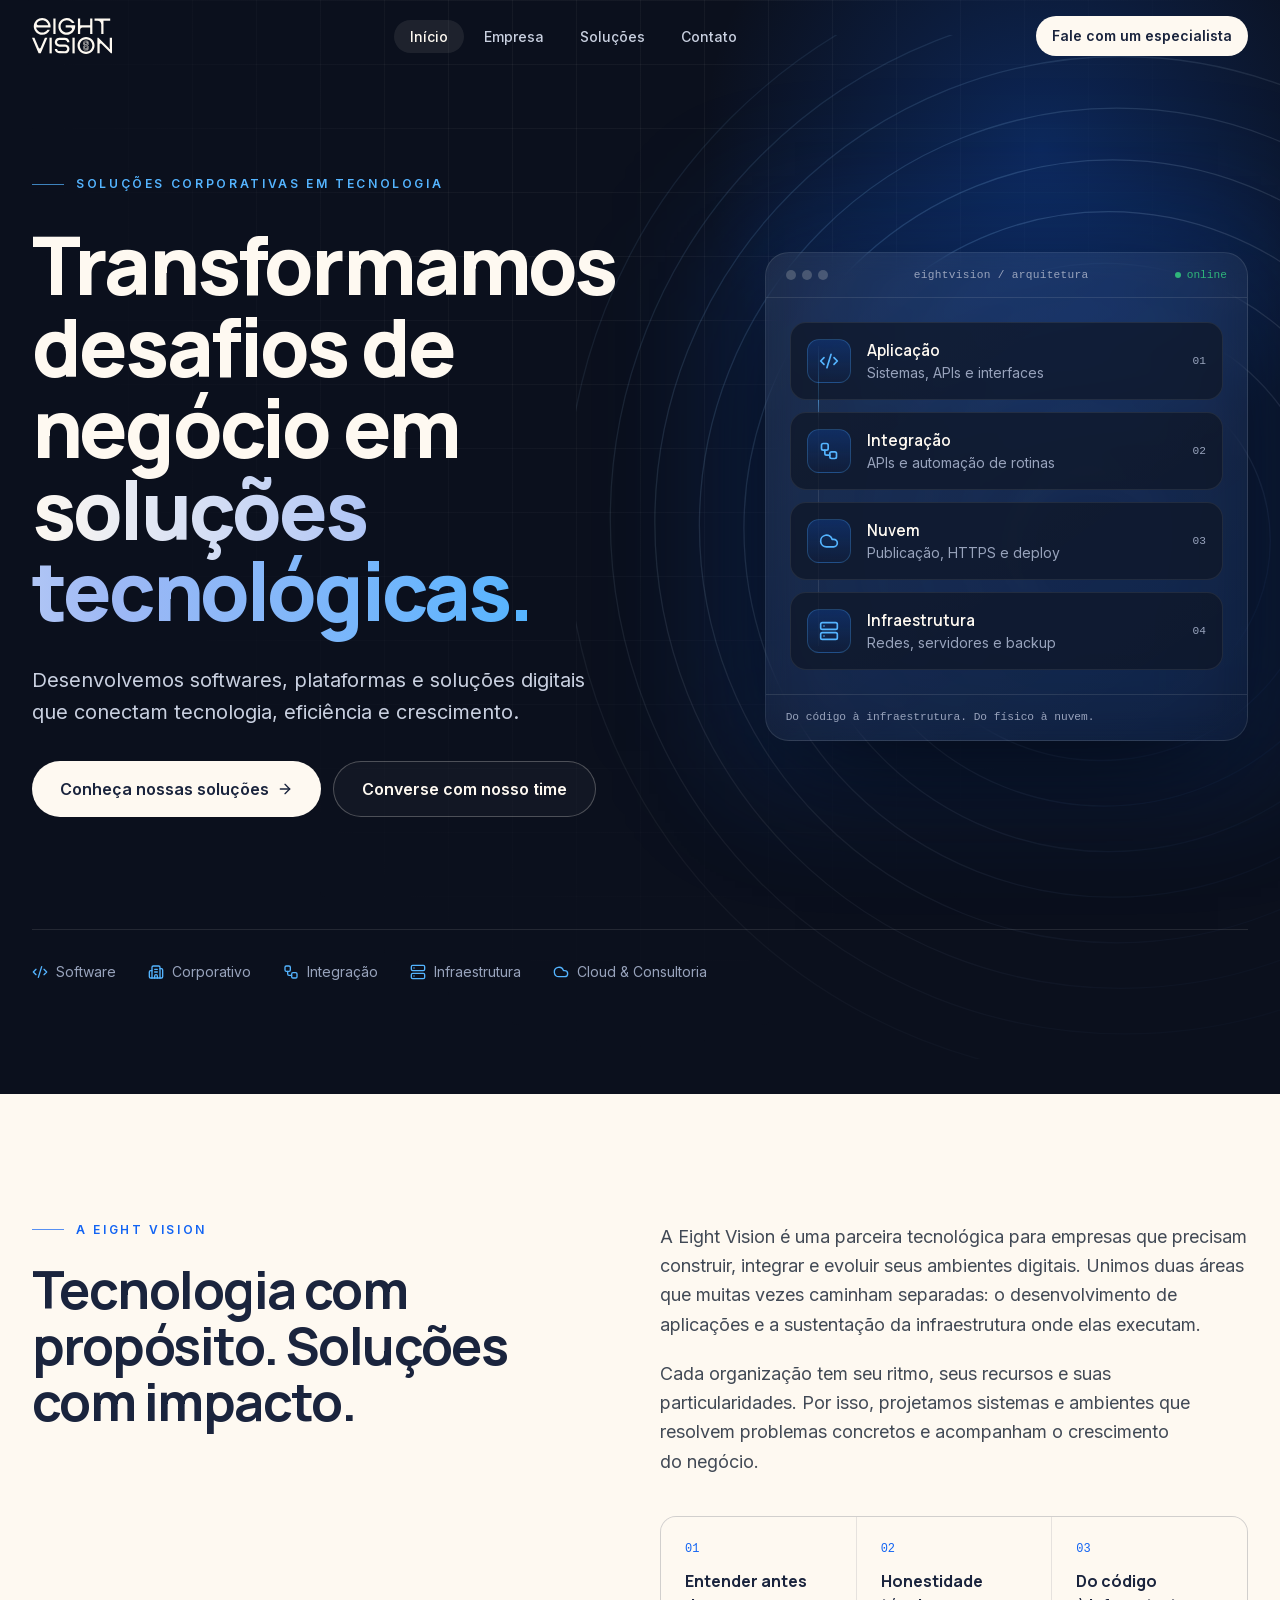
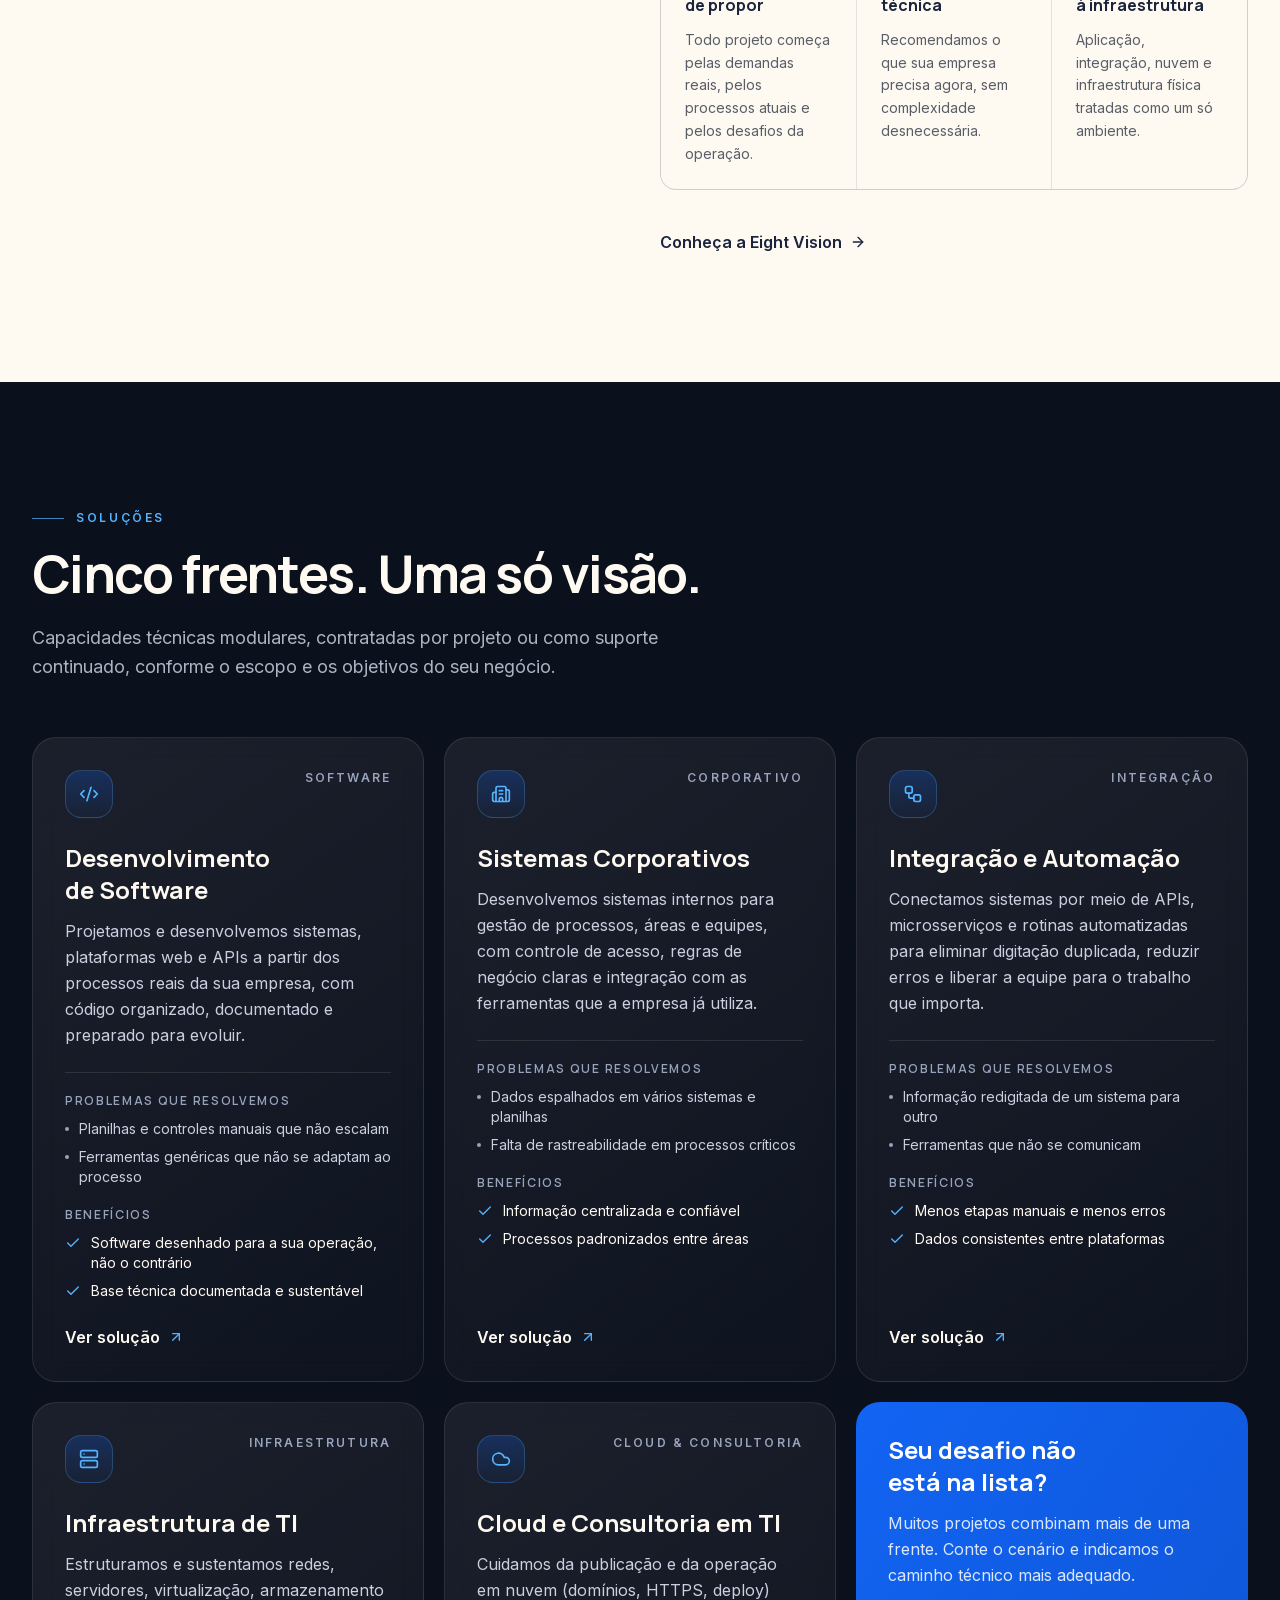
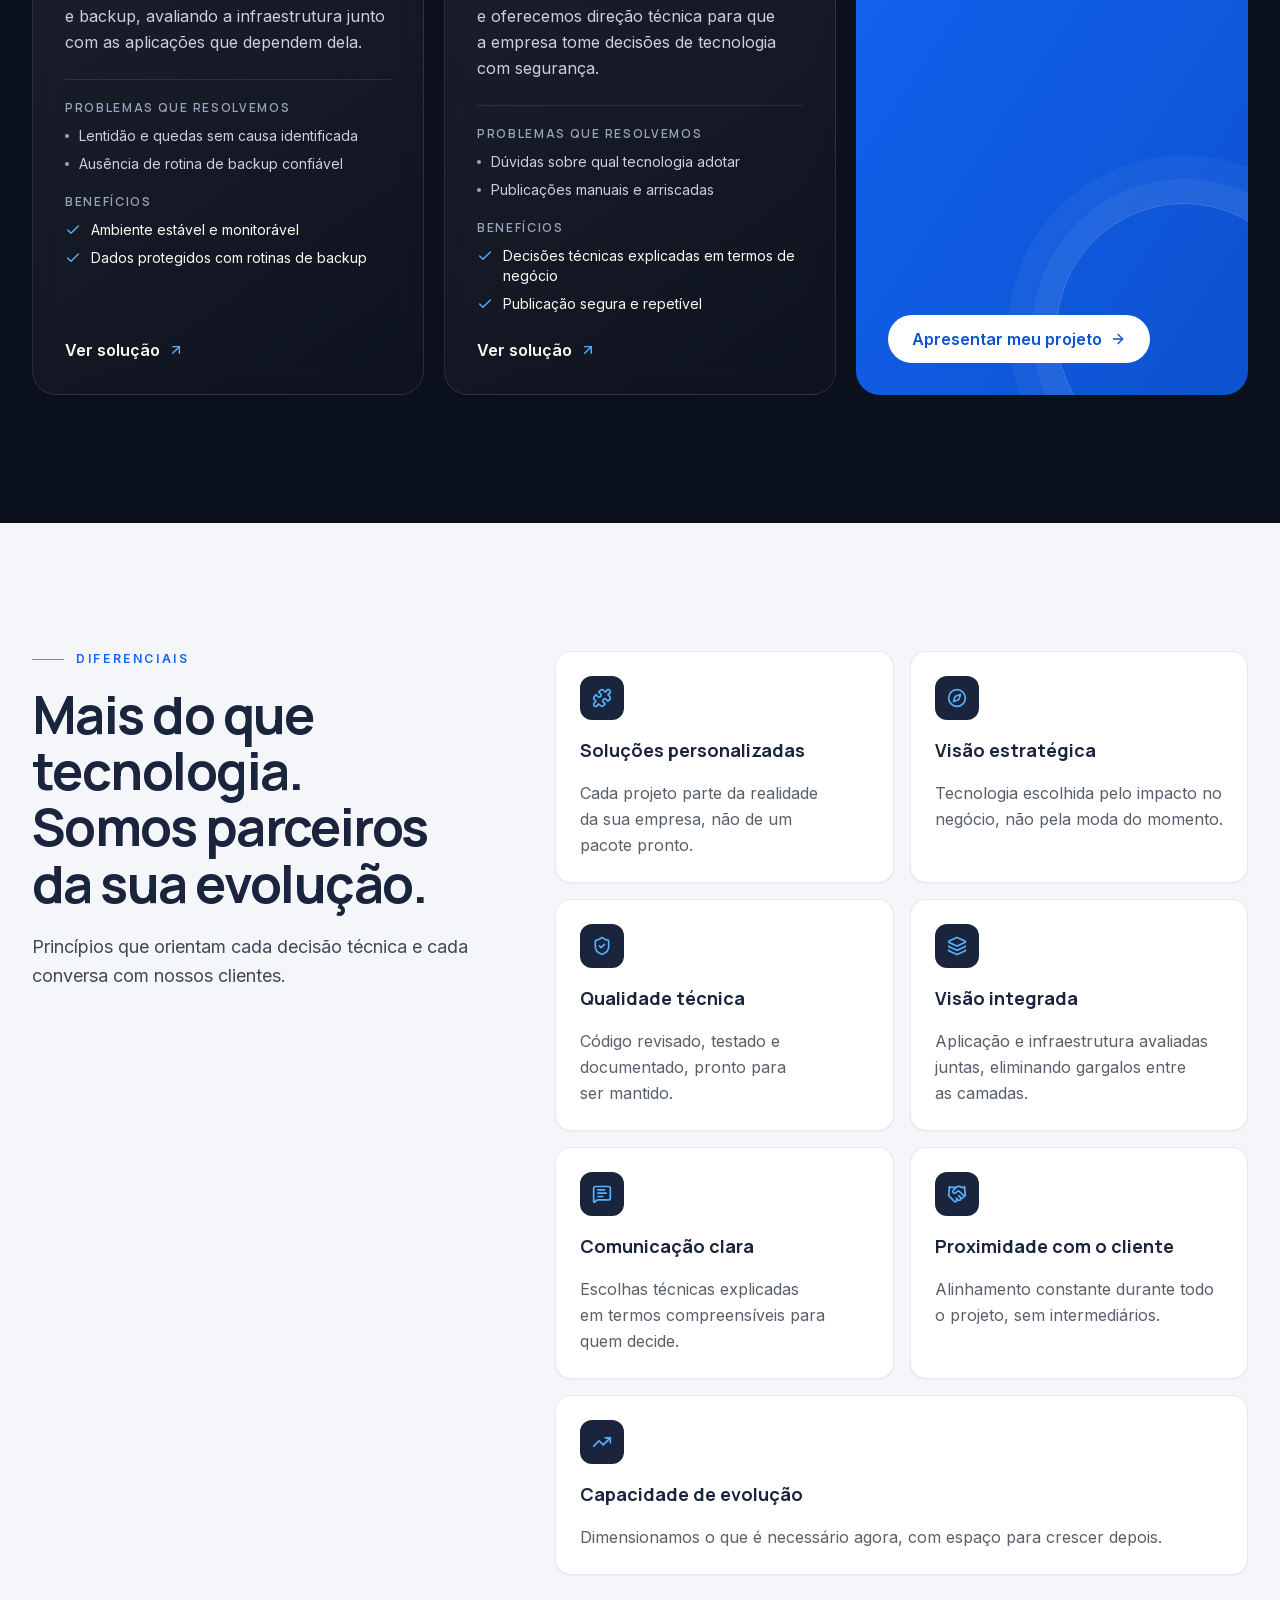
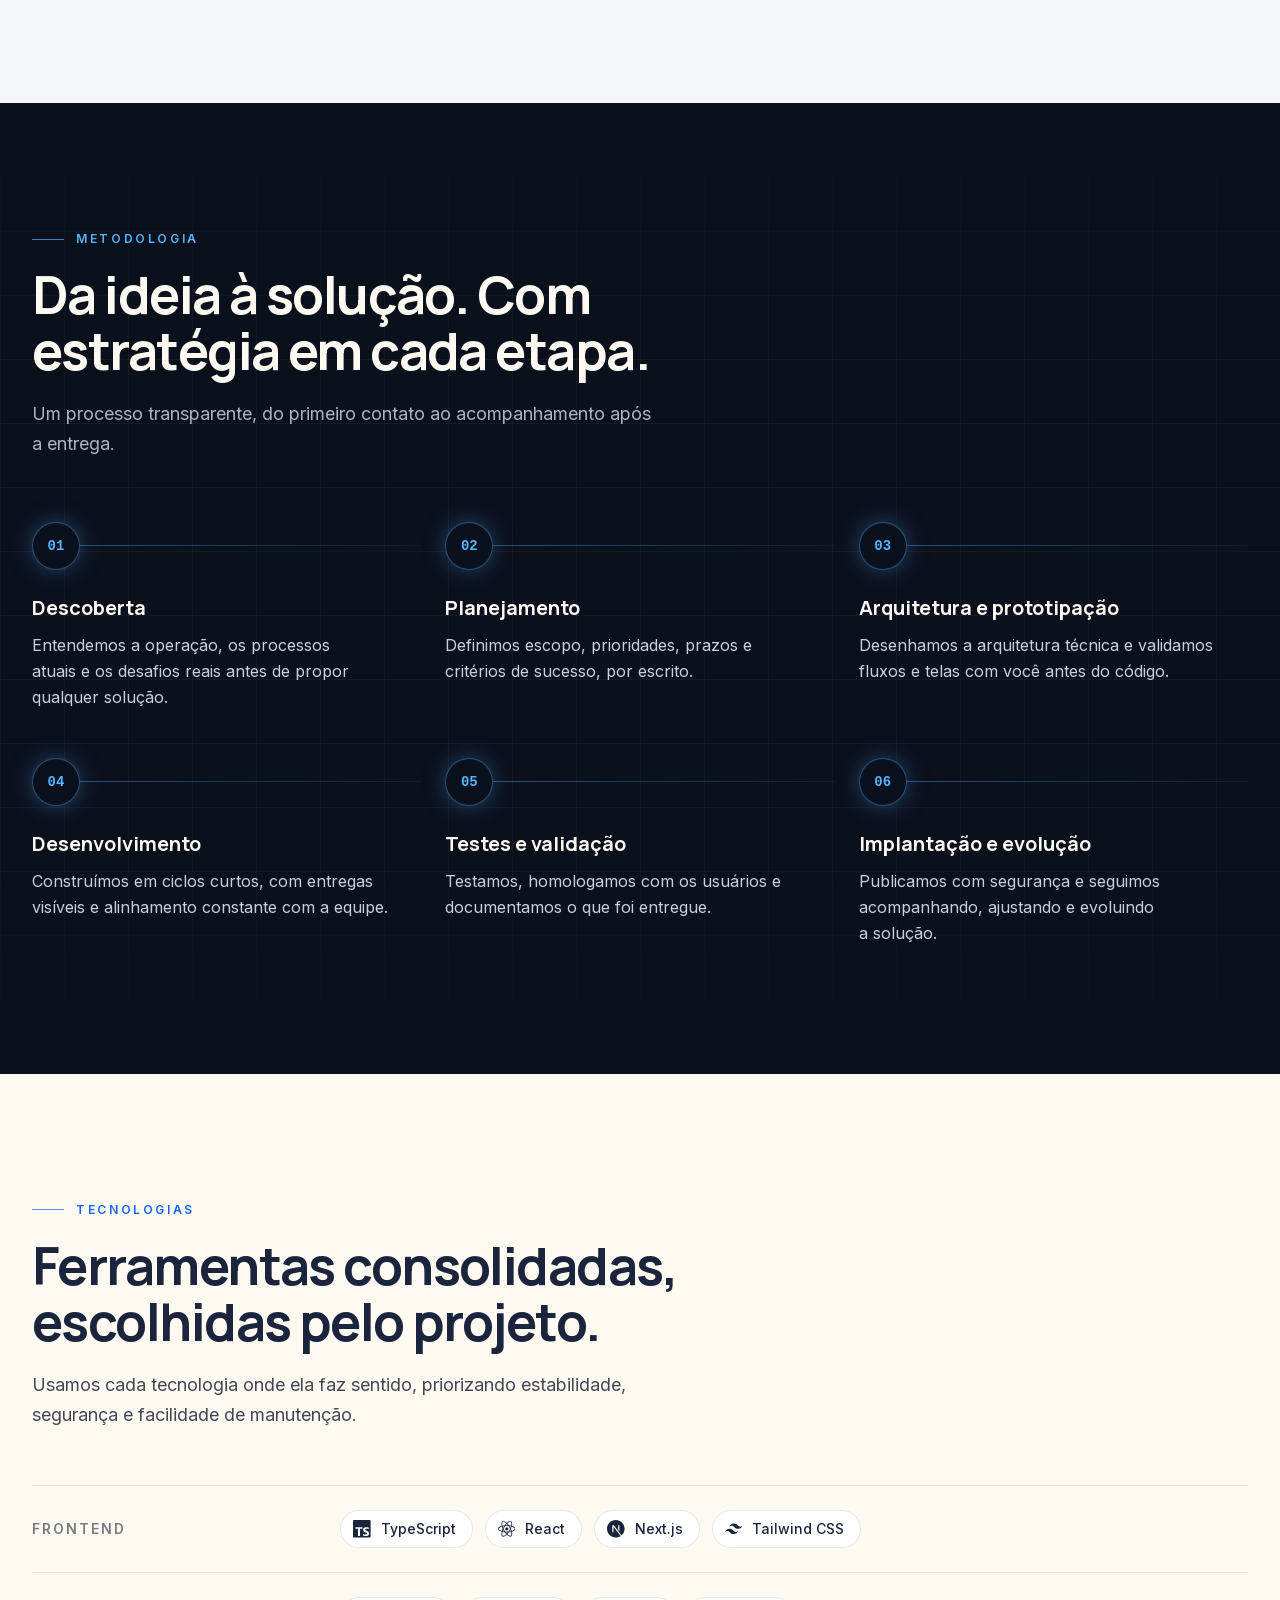
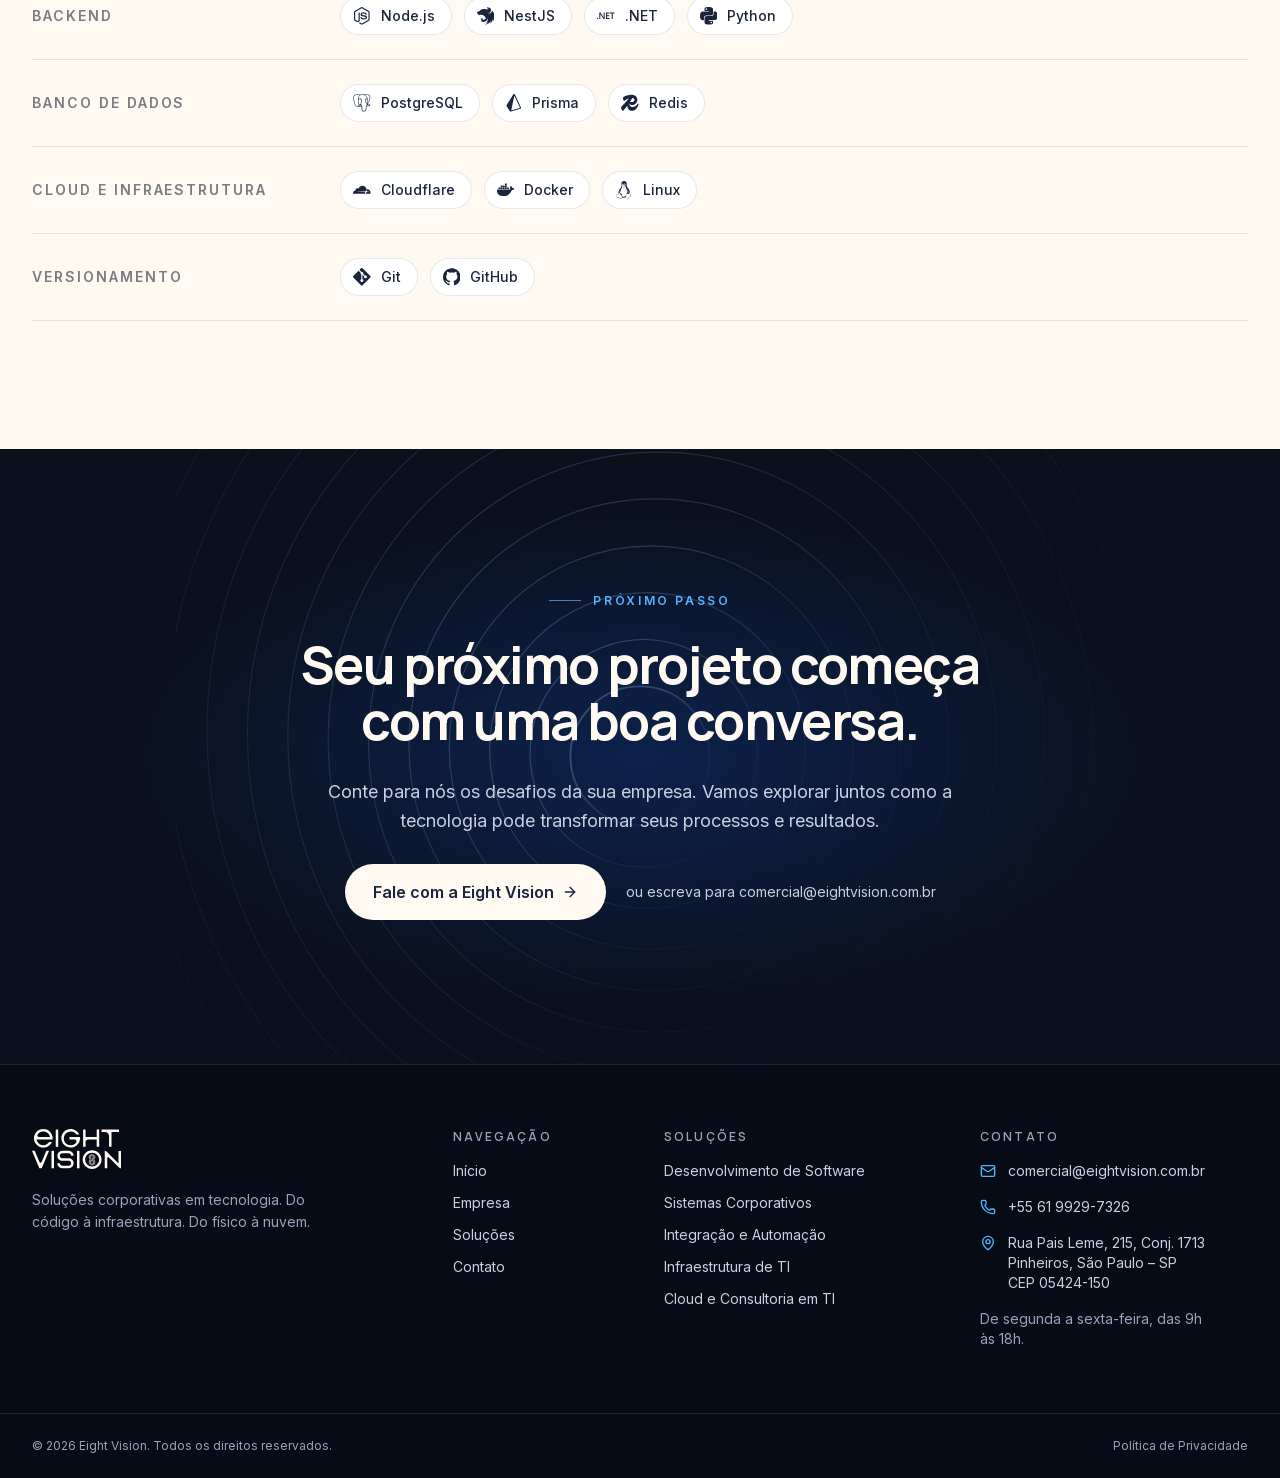
<file: index.html>
<!DOCTYPE html><html lang="pt-BR" class="_0bjUvq_variable i_b1Kq_variable"><head><meta charSet="utf-8"/><meta name="viewport" content="width=device-width, initial-scale=1"/><link rel="preload" href="/_next/static/media/07c7676b89ed2778-s.p.2bn3s6zvc0dyp.woff2" as="font" crossorigin="" type="font/woff2"/><link rel="preload" href="/_next/static/media/82450a180bcad83c-s.p.0p-wng2nn8o-p.woff2" as="font" crossorigin="" type="font/woff2"/><link rel="preload" as="image" href="/brand/logo-marfim.svg"/><link rel="stylesheet" href="/_next/static/chunks/24tjcp1nod15t.css" data-precedence="next"/><link rel="preload" as="script" fetchPriority="low" href="/_next/static/chunks/1pcw6gskne7pf.js"/><script src="/_next/static/chunks/1wnov70f88xjy.js" async=""></script><script src="/_next/static/chunks/2pffymnt3iag4.js" async=""></script><script src="/_next/static/chunks/0c98xzjfks9hq.js" async=""></script><script src="/_next/static/chunks/turbopack-077hmtqrhcoji.js" async=""></script><script src="/_next/static/chunks/132k7-krhf-1y.js" async=""></script><script src="/_next/static/chunks/42tpt-6szlcco.js" async=""></script><script src="/_next/static/chunks/2cw1tl37qsfsj.js" async=""></script><script src="/_next/static/chunks/1mutniqr9ldpt.js" async=""></script><meta name="next-size-adjust" content=""/><meta name="theme-color" content="#0B101D"/><meta name="color-scheme" content="dark"/><title>Eight Vision | Soluções corporativas em tecnologia</title><meta name="description" content="A Eight Vision desenvolve softwares, sistemas corporativos, integrações e infraestrutura de TI para empresas que precisam de tecnologia alinhada ao negócio."/><meta name="application-name" content="Eight Vision"/><link rel="canonical" href="https://www.eightvision.com.br/"/><meta name="format-detection" content="telephone=no"/><meta property="og:title" content="Eight Vision | Soluções corporativas em tecnologia"/><meta property="og:description" content="A Eight Vision desenvolve softwares, sistemas corporativos, integrações e infraestrutura de TI para empresas que precisam de tecnologia alinhada ao negócio."/><meta property="og:url" content="https://www.eightvision.com.br/"/><meta property="og:site_name" content="Eight Vision"/><meta property="og:locale" content="pt_BR"/><meta property="og:image" content="https://www.eightvision.com.br/og.png"/><meta property="og:image:width" content="1200"/><meta property="og:image:height" content="630"/><meta property="og:image:alt" content="Eight Vision"/><meta property="og:type" content="website"/><meta name="twitter:card" content="summary_large_image"/><meta name="twitter:title" content="Eight Vision | Soluções corporativas em tecnologia"/><meta name="twitter:description" content="A Eight Vision desenvolve softwares, sistemas corporativos, integrações e infraestrutura de TI para empresas que precisam de tecnologia alinhada ao negócio."/><meta name="twitter:image" content="https://www.eightvision.com.br/og.png"/><meta name="twitter:image:alt" content="Eight Vision"/><meta name="twitter:image:width" content="1200"/><meta name="twitter:image:height" content="630"/><link rel="icon" href="/icon.svg?icon.1qi4dii-uhlpd.svg" sizes="any" type="image/svg+xml"/><script src="/_next/static/chunks/0cz1d0mv5g_q7.js" noModule=""></script></head><body><div hidden=""><!--$--><!--/$--></div><a href="#conteudo" class="sr-only focus:not-sr-only focus:fixed focus:top-3 focus:left-3 focus:z-[60] focus:rounded-full focus:bg-ivory focus:px-5 focus:py-3 focus:text-navy-700">Pular para o conteúdo</a><header class="fixed inset-x-0 top-0 z-50 transition-[background-color,border-color,backdrop-filter] duration-300 border-b border-transparent"><div class="mx-auto w-full max-w-7xl px-5 sm:px-8 flex h-18 items-center justify-between gap-6"><a aria-label="Eight Vision — página inicial" class="rounded-md text-ivory" href="/"><img src="/brand/logo-marfim.svg" alt="" width="1327" height="599" class="w-auto h-8 sm:h-9" decoding="async"/></a><nav aria-label="Principal" class="hidden md:block"><ul class="flex items-center gap-1"><li><a aria-current="page" class="rounded-full px-4 py-2 text-sm font-medium transition-colors bg-ivory/[0.08] text-ivory" href="/">Início</a></li><li><a class="rounded-full px-4 py-2 text-sm font-medium transition-colors text-fog-300 hover:text-ivory" href="/sobre/">Empresa</a></li><li><a class="rounded-full px-4 py-2 text-sm font-medium transition-colors text-fog-300 hover:text-ivory" href="/solucoes/">Soluções</a></li><li><a class="rounded-full px-4 py-2 text-sm font-medium transition-colors text-fog-300 hover:text-ivory" href="/contato/">Contato</a></li></ul></nav><div class="flex items-center gap-2"><a data-track="cta_header" class="group/button relative shrink-0 items-center justify-center gap-2 rounded-full font-semibold whitespace-nowrap transition-[background-color,color,box-shadow,transform] duration-200 ease-out-soft select-none active:scale-[0.98] disabled:pointer-events-none disabled:opacity-60 [&amp;_svg]:size-4 [&amp;_svg]:shrink-0 bg-ivory text-navy-700 shadow-[0_0_0_0_rgb(84_180_255/0)] hover:bg-white hover:shadow-[0_8px_32px_-6px_rgb(84_180_255/0.55)] h-10 px-4 text-sm hidden sm:inline-flex" href="/contato/">Fale com um especialista</a><button class="group/button relative inline-flex shrink-0 items-center justify-center gap-2 rounded-full font-semibold whitespace-nowrap transition-[background-color,color,box-shadow,transform] duration-200 ease-out-soft select-none active:scale-[0.98] disabled:pointer-events-none disabled:opacity-60 [&amp;_svg]:size-4 [&amp;_svg]:shrink-0 text-ivory hover:bg-ivory/[0.06] size-11 md:hidden" aria-expanded="false" aria-controls="mobile-menu" aria-label="Abrir menu"><svg xmlns="http://www.w3.org/2000/svg" width="24" height="24" viewBox="0 0 24 24" fill="none" stroke="currentColor" stroke-width="2" stroke-linecap="round" stroke-linejoin="round" class="lucide lucide-menu" aria-hidden="true"><path d="M4 5h16"></path><path d="M4 12h16"></path><path d="M4 19h16"></path></svg></button></div></div><div id="mobile-menu" hidden="" class="h-[calc(100dvh-4.5rem)] overflow-y-auto border-t border-ivory/10 bg-navy-900 md:hidden"><div class="mx-auto w-full max-w-7xl px-5 sm:px-8 flex h-full flex-col justify-between py-8"><nav aria-label="Menu móvel"><ul class="flex flex-col"><li class="border-b border-ivory/10"><a aria-current="page" class="flex min-h-16 items-center font-display text-2xl font-semibold text-ivory" href="/">Início</a></li><li class="border-b border-ivory/10"><a class="flex min-h-16 items-center font-display text-2xl font-semibold text-ivory" href="/sobre/">Empresa</a></li><li class="border-b border-ivory/10"><a class="flex min-h-16 items-center font-display text-2xl font-semibold text-ivory" href="/solucoes/">Soluções</a></li><li class="border-b border-ivory/10"><a class="flex min-h-16 items-center font-display text-2xl font-semibold text-ivory" href="/contato/">Contato</a></li></ul></nav><a data-track="cta_mobile_menu" class="group/button relative inline-flex shrink-0 items-center justify-center gap-2 rounded-full font-semibold whitespace-nowrap transition-[background-color,color,box-shadow,transform] duration-200 ease-out-soft select-none active:scale-[0.98] disabled:pointer-events-none disabled:opacity-60 [&amp;_svg]:size-4 [&amp;_svg]:shrink-0 bg-ivory text-navy-700 shadow-[0_0_0_0_rgb(84_180_255/0)] hover:bg-white hover:shadow-[0_8px_32px_-6px_rgb(84_180_255/0.55)] h-14 px-7 text-base w-full" href="/contato/">Fale com um especialista</a></div></div></header><main id="conteudo"><section aria-labelledby="hero-title" class="relative isolate overflow-hidden pt-32 pb-20 sm:pt-40 lg:pt-44 lg:pb-28"><div class="bg-grid absolute inset-0 -z-10 [mask-image:radial-gradient(ellipse_at_top,black_20%,transparent_70%)]"></div><div class="absolute top-[-20%] right-[-10%] -z-10 h-[46rem] w-[46rem] rounded-full bg-[radial-gradient(circle,rgb(18_100_243/0.28),transparent_65%)]"></div><svg viewBox="0 0 800 800" fill="none" aria-hidden="true" class="pointer-events-none animate-spin-slow absolute top-1/2 right-[-28rem] -z-10 w-[64rem] -translate-y-1/2 opacity-50 lg:right-[-20rem]"><defs><linearGradient id="rings-stroke-11" x1="0" y1="0" x2="1" y2="1"><stop offset="0" stop-color="#54B4FF" stop-opacity="0.9"></stop><stop offset="0.45" stop-color="#FEF9F1" stop-opacity="0.35"></stop><stop offset="1" stop-color="#1264F3" stop-opacity="0.05"></stop></linearGradient></defs><circle cx="400" cy="400" r="60" stroke="url(#rings-stroke-11)" stroke-width="1.6" stroke-opacity="1"></circle><circle cx="403.2" cy="397.6" r="98" stroke="url(#rings-stroke-11)" stroke-width="1" stroke-opacity="0.925"></circle><circle cx="406.4" cy="395.2" r="136" stroke="url(#rings-stroke-11)" stroke-width="1" stroke-opacity="0.85"></circle><circle cx="409.6" cy="392.8" r="174" stroke="url(#rings-stroke-11)" stroke-width="1" stroke-opacity="0.775"></circle><circle cx="412.8" cy="390.4" r="212" stroke="url(#rings-stroke-11)" stroke-width="1" stroke-opacity="0.7"></circle><circle cx="416" cy="388" r="250" stroke="url(#rings-stroke-11)" stroke-width="1" stroke-opacity="0.625"></circle><circle cx="419.2" cy="385.6" r="288" stroke="url(#rings-stroke-11)" stroke-width="1" stroke-opacity="0.55"></circle><circle cx="422.4" cy="383.2" r="326" stroke="url(#rings-stroke-11)" stroke-width="1" stroke-opacity="0.475"></circle><circle cx="425.6" cy="380.8" r="364" stroke="url(#rings-stroke-11)" stroke-width="1" stroke-opacity="0.4"></circle><circle cx="428.8" cy="378.4" r="402" stroke="url(#rings-stroke-11)" stroke-width="1" stroke-opacity="0.32500000000000007"></circle><circle cx="432" cy="376" r="440" stroke="url(#rings-stroke-11)" stroke-width="1" stroke-opacity="0.25"></circle></svg><div class="mx-auto w-full max-w-7xl px-5 sm:px-8 grid items-center gap-16 lg:grid-cols-12 lg:gap-10"><div class="flex flex-col items-start gap-8 lg:col-span-7"><p class="eyebrow">Soluções corporativas em tecnologia</p><h1 id="hero-title" class="text-display font-extrabold">Transformamos desafios de negócio em<!-- --> <span class="bg-gradient-to-r from-ivory via-signal-200 to-signal-300 bg-clip-text text-transparent">soluções tecnológicas.</span></h1><p class="max-w-xl text-lg leading-relaxed text-fog-300 sm:text-xl">Desenvolvemos softwares, plataformas e soluções digitais que conectam tecnologia, eficiência e crescimento.</p><div class="flex w-full flex-col gap-3 sm:w-auto sm:flex-row"><a data-track="cta_hero_solucoes" class="group/button relative inline-flex shrink-0 items-center justify-center gap-2 rounded-full font-semibold whitespace-nowrap transition-[background-color,color,box-shadow,transform] duration-200 ease-out-soft select-none active:scale-[0.98] disabled:pointer-events-none disabled:opacity-60 [&amp;_svg]:size-4 [&amp;_svg]:shrink-0 bg-ivory text-navy-700 shadow-[0_0_0_0_rgb(84_180_255/0)] hover:bg-white hover:shadow-[0_8px_32px_-6px_rgb(84_180_255/0.55)] h-14 px-7 text-base" href="/solucoes/">Conheça nossas soluções<svg xmlns="http://www.w3.org/2000/svg" width="24" height="24" viewBox="0 0 24 24" fill="none" stroke="currentColor" stroke-width="2" stroke-linecap="round" stroke-linejoin="round" class="lucide lucide-arrow-right transition-transform group-hover/button:translate-x-0.5" aria-hidden="true"><path d="M5 12h14"></path><path d="m12 5 7 7-7 7"></path></svg></a><a data-track="cta_hero_contato" class="group/button relative inline-flex shrink-0 items-center justify-center gap-2 rounded-full font-semibold whitespace-nowrap transition-[background-color,color,box-shadow,transform] duration-200 ease-out-soft select-none active:scale-[0.98] disabled:pointer-events-none disabled:opacity-60 [&amp;_svg]:size-4 [&amp;_svg]:shrink-0 border border-ivory/25 bg-ivory/[0.03] text-ivory hover:border-ivory/50 hover:bg-ivory/[0.07] h-14 px-7 text-base" href="/contato/">Converse com nosso time</a></div></div><div class="lg:col-span-5"><div aria-hidden="true" class="relative mx-auto w-full max-w-md lg:max-w-none"><div class="absolute -inset-10 rounded-[3rem] bg-signal-500/20 blur-3xl"></div><div class="glass relative overflow-hidden rounded-3xl shadow-[0_40px_120px_-30px_rgb(0_0_0/0.8)]"><div class="flex items-center justify-between border-b border-ivory/10 px-5 py-3.5"><div class="flex gap-1.5"><span class="size-2.5 rounded-full bg-ivory/20"></span><span class="size-2.5 rounded-full bg-ivory/20"></span><span class="size-2.5 rounded-full bg-ivory/20"></span></div><span class="font-mono text-[0.7rem] tracking-wide text-fog-500">eightvision / arquitetura</span><span class="flex items-center gap-1.5 font-mono text-[0.7rem] text-success"><span class="size-1.5 rounded-full bg-success"></span>online</span></div><div class="relative p-5 sm:p-6"><div class="absolute top-12 bottom-12 left-[2.75rem] w-px overflow-hidden bg-ivory/10 sm:left-[3.25rem]"><div class="h-1/4 w-px animate-pulse-line bg-gradient-to-b from-transparent via-signal-300 to-transparent"></div></div><ul class="relative flex flex-col gap-3"><li class="flex items-center gap-4 rounded-2xl border border-ivory/[0.08] bg-navy-850/70 p-3.5 sm:p-4"><span class="grid size-11 shrink-0 place-items-center rounded-xl border border-signal-300/25 bg-gradient-to-b from-signal-500/25 to-signal-500/5 text-signal-300"><svg xmlns="http://www.w3.org/2000/svg" width="24" height="24" viewBox="0 0 24 24" fill="none" stroke="currentColor" stroke-width="2" stroke-linecap="round" stroke-linejoin="round" class="lucide lucide-code-xml lucide-code-2 size-5" aria-hidden="true"><path d="m18 16 4-4-4-4"></path><path d="m6 8-4 4 4 4"></path><path d="m14.5 4-5 16"></path></svg></span><span class="flex min-w-0 flex-col"><span class="font-display text-[0.95rem] font-semibold text-ivory">Aplicação</span><span class="truncate text-sm text-fog-500">Sistemas, APIs e interfaces</span></span><span class="ml-auto font-mono text-[0.7rem] text-fog-500">0<!-- -->1</span></li><li class="flex items-center gap-4 rounded-2xl border border-ivory/[0.08] bg-navy-850/70 p-3.5 sm:p-4"><span class="grid size-11 shrink-0 place-items-center rounded-xl border border-signal-300/25 bg-gradient-to-b from-signal-500/25 to-signal-500/5 text-signal-300"><svg xmlns="http://www.w3.org/2000/svg" width="24" height="24" viewBox="0 0 24 24" fill="none" stroke="currentColor" stroke-width="2" stroke-linecap="round" stroke-linejoin="round" class="lucide lucide-workflow size-5" aria-hidden="true"><rect width="8" height="8" x="3" y="3" rx="2"></rect><path d="M7 11v4a2 2 0 0 0 2 2h4"></path><rect width="8" height="8" x="13" y="13" rx="2"></rect></svg></span><span class="flex min-w-0 flex-col"><span class="font-display text-[0.95rem] font-semibold text-ivory">Integração</span><span class="truncate text-sm text-fog-500">APIs e automação de rotinas</span></span><span class="ml-auto font-mono text-[0.7rem] text-fog-500">0<!-- -->2</span></li><li class="flex items-center gap-4 rounded-2xl border border-ivory/[0.08] bg-navy-850/70 p-3.5 sm:p-4"><span class="grid size-11 shrink-0 place-items-center rounded-xl border border-signal-300/25 bg-gradient-to-b from-signal-500/25 to-signal-500/5 text-signal-300"><svg xmlns="http://www.w3.org/2000/svg" width="24" height="24" viewBox="0 0 24 24" fill="none" stroke="currentColor" stroke-width="2" stroke-linecap="round" stroke-linejoin="round" class="lucide lucide-cloud size-5" aria-hidden="true"><path d="M17.5 19H9a7 7 0 1 1 6.71-9h1.79a4.5 4.5 0 1 1 0 9Z"></path></svg></span><span class="flex min-w-0 flex-col"><span class="font-display text-[0.95rem] font-semibold text-ivory">Nuvem</span><span class="truncate text-sm text-fog-500">Publicação, HTTPS e deploy</span></span><span class="ml-auto font-mono text-[0.7rem] text-fog-500">0<!-- -->3</span></li><li class="flex items-center gap-4 rounded-2xl border border-ivory/[0.08] bg-navy-850/70 p-3.5 sm:p-4"><span class="grid size-11 shrink-0 place-items-center rounded-xl border border-signal-300/25 bg-gradient-to-b from-signal-500/25 to-signal-500/5 text-signal-300"><svg xmlns="http://www.w3.org/2000/svg" width="24" height="24" viewBox="0 0 24 24" fill="none" stroke="currentColor" stroke-width="2" stroke-linecap="round" stroke-linejoin="round" class="lucide lucide-server size-5" aria-hidden="true"><rect width="20" height="8" x="2" y="2" rx="2" ry="2"></rect><rect width="20" height="8" x="2" y="14" rx="2" ry="2"></rect><line x1="6" x2="6.01" y1="6" y2="6"></line><line x1="6" x2="6.01" y1="18" y2="18"></line></svg></span><span class="flex min-w-0 flex-col"><span class="font-display text-[0.95rem] font-semibold text-ivory">Infraestrutura</span><span class="truncate text-sm text-fog-500">Redes, servidores e backup</span></span><span class="ml-auto font-mono text-[0.7rem] text-fog-500">0<!-- -->4</span></li></ul></div><div class="border-t border-ivory/10 px-5 py-3.5 font-mono text-[0.7rem] text-fog-500">Do código à infraestrutura. Do físico à nuvem.</div></div></div></div></div><div class="mx-auto w-full max-w-7xl px-5 sm:px-8 mt-20 lg:mt-28"><ul class="flex flex-wrap items-center gap-x-8 gap-y-3 border-t border-ivory/10 pt-8 text-sm text-fog-500"><li class="flex items-center gap-2"><svg xmlns="http://www.w3.org/2000/svg" width="24" height="24" viewBox="0 0 24 24" fill="none" stroke="currentColor" stroke-width="2" stroke-linecap="round" stroke-linejoin="round" class="lucide lucide-code-xml lucide-code-2 size-4 text-signal-300" aria-hidden="true"><path d="m18 16 4-4-4-4"></path><path d="m6 8-4 4 4 4"></path><path d="m14.5 4-5 16"></path></svg>Software</li><li class="flex items-center gap-2"><svg xmlns="http://www.w3.org/2000/svg" width="24" height="24" viewBox="0 0 24 24" fill="none" stroke="currentColor" stroke-width="2" stroke-linecap="round" stroke-linejoin="round" class="lucide lucide-building-complex lucide-building-2 size-4 text-signal-300" aria-hidden="true"><path d="M10 12h4"></path><path d="M10 8h4"></path><path d="M14 21v-3a2 2 0 0 0-4 0v3"></path><path d="M6 10H4a2 2 0 0 0-2 2v7a2 2 0 0 0 2 2h16a2 2 0 0 0 2-2V9a2 2 0 0 0-2-2h-2"></path><path d="M6 21V5a2 2 0 0 1 2-2h8a2 2 0 0 1 2 2v16"></path></svg>Corporativo</li><li class="flex items-center gap-2"><svg xmlns="http://www.w3.org/2000/svg" width="24" height="24" viewBox="0 0 24 24" fill="none" stroke="currentColor" stroke-width="2" stroke-linecap="round" stroke-linejoin="round" class="lucide lucide-workflow size-4 text-signal-300" aria-hidden="true"><rect width="8" height="8" x="3" y="3" rx="2"></rect><path d="M7 11v4a2 2 0 0 0 2 2h4"></path><rect width="8" height="8" x="13" y="13" rx="2"></rect></svg>Integração</li><li class="flex items-center gap-2"><svg xmlns="http://www.w3.org/2000/svg" width="24" height="24" viewBox="0 0 24 24" fill="none" stroke="currentColor" stroke-width="2" stroke-linecap="round" stroke-linejoin="round" class="lucide lucide-server size-4 text-signal-300" aria-hidden="true"><rect width="20" height="8" x="2" y="2" rx="2" ry="2"></rect><rect width="20" height="8" x="2" y="14" rx="2" ry="2"></rect><line x1="6" x2="6.01" y1="6" y2="6"></line><line x1="6" x2="6.01" y1="18" y2="18"></line></svg>Infraestrutura</li><li class="flex items-center gap-2"><svg xmlns="http://www.w3.org/2000/svg" width="24" height="24" viewBox="0 0 24 24" fill="none" stroke="currentColor" stroke-width="2" stroke-linecap="round" stroke-linejoin="round" class="lucide lucide-cloud size-4 text-signal-300" aria-hidden="true"><path d="M17.5 19H9a7 7 0 1 1 6.71-9h1.79a4.5 4.5 0 1 1 0 9Z"></path></svg>Cloud &amp; Consultoria</li></ul></div></section><section aria-labelledby="sobre-title" class="surface-light py-24 sm:py-32"><div class="mx-auto w-full max-w-7xl px-5 sm:px-8 grid gap-14 lg:grid-cols-12 lg:gap-10"><div class="flex flex-col gap-6 lg:col-span-5" style="opacity:0;transform:translateY(24px)"><p class="eyebrow">A Eight Vision</p><h2 id="sobre-title" class="text-headline font-bold">Tecnologia com propósito. Soluções com impacto.</h2></div><div class="flex flex-col gap-10 lg:col-span-6 lg:col-start-7"><div class="flex flex-col gap-5 text-lg leading-relaxed text-graphite/85" style="opacity:0;transform:translateY(24px)"><p>A Eight Vision é uma parceira tecnológica para empresas que precisam construir, integrar e evoluir seus ambientes digitais. Unimos duas áreas que muitas vezes caminham separadas: o desenvolvimento de aplicações e a sustentação da infraestrutura onde elas executam.</p><p>Cada organização tem seu ritmo, seus recursos e suas particularidades. Por isso, projetamos sistemas e ambientes que resolvem problemas concretos e acompanham o crescimento do negócio.</p></div><ol class="grid gap-px overflow-hidden rounded-2xl border border-navy-700/10 bg-navy-700/10 sm:grid-cols-3"><li class="flex flex-col gap-3 bg-ivory p-6" style="opacity:0;transform:translateY(24px)"><span class="font-mono text-xs text-signal-500">0<!-- -->1</span><h3 class="text-base font-bold">Entender antes de propor</h3><p class="text-sm leading-relaxed text-graphite/75">Todo projeto começa pelas demandas reais, pelos processos atuais e pelos desafios da operação.</p></li><li class="flex flex-col gap-3 bg-ivory p-6" style="opacity:0;transform:translateY(24px)"><span class="font-mono text-xs text-signal-500">0<!-- -->2</span><h3 class="text-base font-bold">Honestidade técnica</h3><p class="text-sm leading-relaxed text-graphite/75">Recomendamos o que sua empresa precisa agora, sem complexidade desnecessária.</p></li><li class="flex flex-col gap-3 bg-ivory p-6" style="opacity:0;transform:translateY(24px)"><span class="font-mono text-xs text-signal-500">0<!-- -->3</span><h3 class="text-base font-bold">Do código à infraestrutura</h3><p class="text-sm leading-relaxed text-graphite/75">Aplicação, integração, nuvem e infraestrutura física tratadas como um só ambiente.</p></li></ol><a class="group inline-flex w-fit items-center gap-2 font-semibold text-navy-700 hover:text-signal-500" href="/sobre/">Conheça a Eight Vision<svg xmlns="http://www.w3.org/2000/svg" width="24" height="24" viewBox="0 0 24 24" fill="none" stroke="currentColor" stroke-width="2" stroke-linecap="round" stroke-linejoin="round" class="lucide lucide-arrow-right size-4 transition-transform group-hover:translate-x-0.5" aria-hidden="true"><path d="M5 12h14"></path><path d="m12 5 7 7-7 7"></path></svg></a></div></div></section><section aria-labelledby="solucoes-title" class="relative py-24 sm:py-32"><div class="mx-auto w-full max-w-7xl px-5 sm:px-8 flex flex-col gap-14"><div style="opacity:0;transform:translateY(24px)"><div class="flex max-w-3xl flex-col gap-5"><p class="eyebrow">Soluções</p><h2 id="solucoes-title" class="text-headline font-bold">Cinco frentes. Uma só visão.</h2><p class="max-w-2xl text-lg leading-relaxed opacity-85">Capacidades técnicas modulares, contratadas por projeto ou como suporte continuado, conforme o escopo e os objetivos do seu negócio.</p></div></div><ul class="grid gap-5 md:grid-cols-2 lg:grid-cols-3"><li style="opacity:0;transform:translateY(24px)"><article class="group glass relative flex h-full flex-col gap-6 overflow-hidden rounded-3xl p-7 transition-[border-color,transform] duration-300 hover:-translate-y-1 hover:border-signal-300/40 sm:p-8"><div aria-hidden="true" class="pointer-events-none absolute -top-24 -right-24 size-64 rounded-full bg-signal-500/0 blur-3xl transition-colors duration-500 group-hover:bg-signal-500/25"></div><div class="flex items-start justify-between"><span class="grid size-12 place-items-center rounded-2xl border border-signal-300/25 bg-gradient-to-b from-signal-500/25 to-signal-500/5 text-signal-300"><svg xmlns="http://www.w3.org/2000/svg" width="24" height="24" viewBox="0 0 24 24" fill="none" stroke="currentColor" stroke-width="2" stroke-linecap="round" stroke-linejoin="round" class="lucide lucide-code-xml lucide-code-2 size-5" aria-hidden="true"><path d="m18 16 4-4-4-4"></path><path d="m6 8-4 4 4 4"></path><path d="m14.5 4-5 16"></path></svg></span><span class="text-xs font-semibold tracking-[0.18em] text-fog-500 uppercase">Software</span></div><div class="flex flex-col gap-3"><h3 class="text-xl font-bold sm:text-2xl">Desenvolvimento de Software</h3><p class="leading-relaxed text-fog-300">Projetamos e desenvolvemos sistemas, plataformas web e APIs a partir dos processos reais da sua empresa, com código organizado, documentado e preparado para evoluir.</p></div><div class="grid gap-5 border-t border-ivory/10 pt-5 text-sm"><div><h4 class="mb-2.5 text-xs font-semibold tracking-[0.14em] text-fog-500 uppercase">Problemas que resolvemos</h4><ul class="flex flex-col gap-2"><li class="flex gap-2.5 text-fog-300"><span aria-hidden="true" class="mt-2 size-1 shrink-0 rounded-full bg-fog-500"></span>Planilhas e controles manuais que não escalam</li><li class="flex gap-2.5 text-fog-300"><span aria-hidden="true" class="mt-2 size-1 shrink-0 rounded-full bg-fog-500"></span>Ferramentas genéricas que não se adaptam ao processo</li></ul></div><div><h4 class="mb-2.5 text-xs font-semibold tracking-[0.14em] text-fog-500 uppercase">Benefícios</h4><ul class="flex flex-col gap-2"><li class="flex gap-2.5 text-ivory"><svg xmlns="http://www.w3.org/2000/svg" width="24" height="24" viewBox="0 0 24 24" fill="none" stroke="currentColor" stroke-width="2" stroke-linecap="round" stroke-linejoin="round" class="lucide lucide-check mt-0.5 size-4 shrink-0 text-signal-300" aria-hidden="true"><path d="M20 6 9 17l-5-5"></path></svg>Software desenhado para a sua operação, não o contrário</li><li class="flex gap-2.5 text-ivory"><svg xmlns="http://www.w3.org/2000/svg" width="24" height="24" viewBox="0 0 24 24" fill="none" stroke="currentColor" stroke-width="2" stroke-linecap="round" stroke-linejoin="round" class="lucide lucide-check mt-0.5 size-4 shrink-0 text-signal-300" aria-hidden="true"><path d="M20 6 9 17l-5-5"></path></svg>Base técnica documentada e sustentável</li></ul></div></div><a class="mt-auto inline-flex items-center gap-2 font-semibold text-ivory after:absolute after:inset-0 after:content-[&#x27;&#x27;]" href="/solucoes/desenvolvimento-de-software/">Ver solução<span class="sr-only">: <!-- -->Desenvolvimento de Software</span><svg xmlns="http://www.w3.org/2000/svg" width="24" height="24" viewBox="0 0 24 24" fill="none" stroke="currentColor" stroke-width="2" stroke-linecap="round" stroke-linejoin="round" class="lucide lucide-arrow-up-right size-4 text-signal-300 transition-transform group-hover:translate-x-0.5 group-hover:-translate-y-0.5" aria-hidden="true"><path d="M7 7h10v10"></path><path d="M7 17 17 7"></path></svg></a></article></li><li style="opacity:0;transform:translateY(24px)"><article class="group glass relative flex h-full flex-col gap-6 overflow-hidden rounded-3xl p-7 transition-[border-color,transform] duration-300 hover:-translate-y-1 hover:border-signal-300/40 sm:p-8"><div aria-hidden="true" class="pointer-events-none absolute -top-24 -right-24 size-64 rounded-full bg-signal-500/0 blur-3xl transition-colors duration-500 group-hover:bg-signal-500/25"></div><div class="flex items-start justify-between"><span class="grid size-12 place-items-center rounded-2xl border border-signal-300/25 bg-gradient-to-b from-signal-500/25 to-signal-500/5 text-signal-300"><svg xmlns="http://www.w3.org/2000/svg" width="24" height="24" viewBox="0 0 24 24" fill="none" stroke="currentColor" stroke-width="2" stroke-linecap="round" stroke-linejoin="round" class="lucide lucide-building-complex lucide-building-2 size-5" aria-hidden="true"><path d="M10 12h4"></path><path d="M10 8h4"></path><path d="M14 21v-3a2 2 0 0 0-4 0v3"></path><path d="M6 10H4a2 2 0 0 0-2 2v7a2 2 0 0 0 2 2h16a2 2 0 0 0 2-2V9a2 2 0 0 0-2-2h-2"></path><path d="M6 21V5a2 2 0 0 1 2-2h8a2 2 0 0 1 2 2v16"></path></svg></span><span class="text-xs font-semibold tracking-[0.18em] text-fog-500 uppercase">Corporativo</span></div><div class="flex flex-col gap-3"><h3 class="text-xl font-bold sm:text-2xl">Sistemas Corporativos</h3><p class="leading-relaxed text-fog-300">Desenvolvemos sistemas internos para gestão de processos, áreas e equipes, com controle de acesso, regras de negócio claras e integração com as ferramentas que a empresa já utiliza.</p></div><div class="grid gap-5 border-t border-ivory/10 pt-5 text-sm"><div><h4 class="mb-2.5 text-xs font-semibold tracking-[0.14em] text-fog-500 uppercase">Problemas que resolvemos</h4><ul class="flex flex-col gap-2"><li class="flex gap-2.5 text-fog-300"><span aria-hidden="true" class="mt-2 size-1 shrink-0 rounded-full bg-fog-500"></span>Dados espalhados em vários sistemas e planilhas</li><li class="flex gap-2.5 text-fog-300"><span aria-hidden="true" class="mt-2 size-1 shrink-0 rounded-full bg-fog-500"></span>Falta de rastreabilidade em processos críticos</li></ul></div><div><h4 class="mb-2.5 text-xs font-semibold tracking-[0.14em] text-fog-500 uppercase">Benefícios</h4><ul class="flex flex-col gap-2"><li class="flex gap-2.5 text-ivory"><svg xmlns="http://www.w3.org/2000/svg" width="24" height="24" viewBox="0 0 24 24" fill="none" stroke="currentColor" stroke-width="2" stroke-linecap="round" stroke-linejoin="round" class="lucide lucide-check mt-0.5 size-4 shrink-0 text-signal-300" aria-hidden="true"><path d="M20 6 9 17l-5-5"></path></svg>Informação centralizada e confiável</li><li class="flex gap-2.5 text-ivory"><svg xmlns="http://www.w3.org/2000/svg" width="24" height="24" viewBox="0 0 24 24" fill="none" stroke="currentColor" stroke-width="2" stroke-linecap="round" stroke-linejoin="round" class="lucide lucide-check mt-0.5 size-4 shrink-0 text-signal-300" aria-hidden="true"><path d="M20 6 9 17l-5-5"></path></svg>Processos padronizados entre áreas</li></ul></div></div><a class="mt-auto inline-flex items-center gap-2 font-semibold text-ivory after:absolute after:inset-0 after:content-[&#x27;&#x27;]" href="/solucoes/sistemas-corporativos/">Ver solução<span class="sr-only">: <!-- -->Sistemas Corporativos</span><svg xmlns="http://www.w3.org/2000/svg" width="24" height="24" viewBox="0 0 24 24" fill="none" stroke="currentColor" stroke-width="2" stroke-linecap="round" stroke-linejoin="round" class="lucide lucide-arrow-up-right size-4 text-signal-300 transition-transform group-hover:translate-x-0.5 group-hover:-translate-y-0.5" aria-hidden="true"><path d="M7 7h10v10"></path><path d="M7 17 17 7"></path></svg></a></article></li><li style="opacity:0;transform:translateY(24px)"><article class="group glass relative flex h-full flex-col gap-6 overflow-hidden rounded-3xl p-7 transition-[border-color,transform] duration-300 hover:-translate-y-1 hover:border-signal-300/40 sm:p-8"><div aria-hidden="true" class="pointer-events-none absolute -top-24 -right-24 size-64 rounded-full bg-signal-500/0 blur-3xl transition-colors duration-500 group-hover:bg-signal-500/25"></div><div class="flex items-start justify-between"><span class="grid size-12 place-items-center rounded-2xl border border-signal-300/25 bg-gradient-to-b from-signal-500/25 to-signal-500/5 text-signal-300"><svg xmlns="http://www.w3.org/2000/svg" width="24" height="24" viewBox="0 0 24 24" fill="none" stroke="currentColor" stroke-width="2" stroke-linecap="round" stroke-linejoin="round" class="lucide lucide-workflow size-5" aria-hidden="true"><rect width="8" height="8" x="3" y="3" rx="2"></rect><path d="M7 11v4a2 2 0 0 0 2 2h4"></path><rect width="8" height="8" x="13" y="13" rx="2"></rect></svg></span><span class="text-xs font-semibold tracking-[0.18em] text-fog-500 uppercase">Integração</span></div><div class="flex flex-col gap-3"><h3 class="text-xl font-bold sm:text-2xl">Integração e Automação</h3><p class="leading-relaxed text-fog-300">Conectamos sistemas por meio de APIs, microsserviços e rotinas automatizadas para eliminar digitação duplicada, reduzir erros e liberar a equipe para o trabalho que importa.</p></div><div class="grid gap-5 border-t border-ivory/10 pt-5 text-sm"><div><h4 class="mb-2.5 text-xs font-semibold tracking-[0.14em] text-fog-500 uppercase">Problemas que resolvemos</h4><ul class="flex flex-col gap-2"><li class="flex gap-2.5 text-fog-300"><span aria-hidden="true" class="mt-2 size-1 shrink-0 rounded-full bg-fog-500"></span>Informação redigitada de um sistema para outro</li><li class="flex gap-2.5 text-fog-300"><span aria-hidden="true" class="mt-2 size-1 shrink-0 rounded-full bg-fog-500"></span>Ferramentas que não se comunicam</li></ul></div><div><h4 class="mb-2.5 text-xs font-semibold tracking-[0.14em] text-fog-500 uppercase">Benefícios</h4><ul class="flex flex-col gap-2"><li class="flex gap-2.5 text-ivory"><svg xmlns="http://www.w3.org/2000/svg" width="24" height="24" viewBox="0 0 24 24" fill="none" stroke="currentColor" stroke-width="2" stroke-linecap="round" stroke-linejoin="round" class="lucide lucide-check mt-0.5 size-4 shrink-0 text-signal-300" aria-hidden="true"><path d="M20 6 9 17l-5-5"></path></svg>Menos etapas manuais e menos erros</li><li class="flex gap-2.5 text-ivory"><svg xmlns="http://www.w3.org/2000/svg" width="24" height="24" viewBox="0 0 24 24" fill="none" stroke="currentColor" stroke-width="2" stroke-linecap="round" stroke-linejoin="round" class="lucide lucide-check mt-0.5 size-4 shrink-0 text-signal-300" aria-hidden="true"><path d="M20 6 9 17l-5-5"></path></svg>Dados consistentes entre plataformas</li></ul></div></div><a class="mt-auto inline-flex items-center gap-2 font-semibold text-ivory after:absolute after:inset-0 after:content-[&#x27;&#x27;]" href="/solucoes/integracao-e-automacao/">Ver solução<span class="sr-only">: <!-- -->Integração e Automação</span><svg xmlns="http://www.w3.org/2000/svg" width="24" height="24" viewBox="0 0 24 24" fill="none" stroke="currentColor" stroke-width="2" stroke-linecap="round" stroke-linejoin="round" class="lucide lucide-arrow-up-right size-4 text-signal-300 transition-transform group-hover:translate-x-0.5 group-hover:-translate-y-0.5" aria-hidden="true"><path d="M7 7h10v10"></path><path d="M7 17 17 7"></path></svg></a></article></li><li style="opacity:0;transform:translateY(24px)"><article class="group glass relative flex h-full flex-col gap-6 overflow-hidden rounded-3xl p-7 transition-[border-color,transform] duration-300 hover:-translate-y-1 hover:border-signal-300/40 sm:p-8"><div aria-hidden="true" class="pointer-events-none absolute -top-24 -right-24 size-64 rounded-full bg-signal-500/0 blur-3xl transition-colors duration-500 group-hover:bg-signal-500/25"></div><div class="flex items-start justify-between"><span class="grid size-12 place-items-center rounded-2xl border border-signal-300/25 bg-gradient-to-b from-signal-500/25 to-signal-500/5 text-signal-300"><svg xmlns="http://www.w3.org/2000/svg" width="24" height="24" viewBox="0 0 24 24" fill="none" stroke="currentColor" stroke-width="2" stroke-linecap="round" stroke-linejoin="round" class="lucide lucide-server size-5" aria-hidden="true"><rect width="20" height="8" x="2" y="2" rx="2" ry="2"></rect><rect width="20" height="8" x="2" y="14" rx="2" ry="2"></rect><line x1="6" x2="6.01" y1="6" y2="6"></line><line x1="6" x2="6.01" y1="18" y2="18"></line></svg></span><span class="text-xs font-semibold tracking-[0.18em] text-fog-500 uppercase">Infraestrutura</span></div><div class="flex flex-col gap-3"><h3 class="text-xl font-bold sm:text-2xl">Infraestrutura de TI</h3><p class="leading-relaxed text-fog-300">Estruturamos e sustentamos redes, servidores, virtualização, armazenamento e backup, avaliando a infraestrutura junto com as aplicações que dependem dela.</p></div><div class="grid gap-5 border-t border-ivory/10 pt-5 text-sm"><div><h4 class="mb-2.5 text-xs font-semibold tracking-[0.14em] text-fog-500 uppercase">Problemas que resolvemos</h4><ul class="flex flex-col gap-2"><li class="flex gap-2.5 text-fog-300"><span aria-hidden="true" class="mt-2 size-1 shrink-0 rounded-full bg-fog-500"></span>Lentidão e quedas sem causa identificada</li><li class="flex gap-2.5 text-fog-300"><span aria-hidden="true" class="mt-2 size-1 shrink-0 rounded-full bg-fog-500"></span>Ausência de rotina de backup confiável</li></ul></div><div><h4 class="mb-2.5 text-xs font-semibold tracking-[0.14em] text-fog-500 uppercase">Benefícios</h4><ul class="flex flex-col gap-2"><li class="flex gap-2.5 text-ivory"><svg xmlns="http://www.w3.org/2000/svg" width="24" height="24" viewBox="0 0 24 24" fill="none" stroke="currentColor" stroke-width="2" stroke-linecap="round" stroke-linejoin="round" class="lucide lucide-check mt-0.5 size-4 shrink-0 text-signal-300" aria-hidden="true"><path d="M20 6 9 17l-5-5"></path></svg>Ambiente estável e monitorável</li><li class="flex gap-2.5 text-ivory"><svg xmlns="http://www.w3.org/2000/svg" width="24" height="24" viewBox="0 0 24 24" fill="none" stroke="currentColor" stroke-width="2" stroke-linecap="round" stroke-linejoin="round" class="lucide lucide-check mt-0.5 size-4 shrink-0 text-signal-300" aria-hidden="true"><path d="M20 6 9 17l-5-5"></path></svg>Dados protegidos com rotinas de backup</li></ul></div></div><a class="mt-auto inline-flex items-center gap-2 font-semibold text-ivory after:absolute after:inset-0 after:content-[&#x27;&#x27;]" href="/solucoes/infraestrutura-de-ti/">Ver solução<span class="sr-only">: <!-- -->Infraestrutura de TI</span><svg xmlns="http://www.w3.org/2000/svg" width="24" height="24" viewBox="0 0 24 24" fill="none" stroke="currentColor" stroke-width="2" stroke-linecap="round" stroke-linejoin="round" class="lucide lucide-arrow-up-right size-4 text-signal-300 transition-transform group-hover:translate-x-0.5 group-hover:-translate-y-0.5" aria-hidden="true"><path d="M7 7h10v10"></path><path d="M7 17 17 7"></path></svg></a></article></li><li style="opacity:0;transform:translateY(24px)"><article class="group glass relative flex h-full flex-col gap-6 overflow-hidden rounded-3xl p-7 transition-[border-color,transform] duration-300 hover:-translate-y-1 hover:border-signal-300/40 sm:p-8"><div aria-hidden="true" class="pointer-events-none absolute -top-24 -right-24 size-64 rounded-full bg-signal-500/0 blur-3xl transition-colors duration-500 group-hover:bg-signal-500/25"></div><div class="flex items-start justify-between"><span class="grid size-12 place-items-center rounded-2xl border border-signal-300/25 bg-gradient-to-b from-signal-500/25 to-signal-500/5 text-signal-300"><svg xmlns="http://www.w3.org/2000/svg" width="24" height="24" viewBox="0 0 24 24" fill="none" stroke="currentColor" stroke-width="2" stroke-linecap="round" stroke-linejoin="round" class="lucide lucide-cloud size-5" aria-hidden="true"><path d="M17.5 19H9a7 7 0 1 1 6.71-9h1.79a4.5 4.5 0 1 1 0 9Z"></path></svg></span><span class="text-xs font-semibold tracking-[0.18em] text-fog-500 uppercase">Cloud &amp; Consultoria</span></div><div class="flex flex-col gap-3"><h3 class="text-xl font-bold sm:text-2xl">Cloud e Consultoria em TI</h3><p class="leading-relaxed text-fog-300">Cuidamos da publicação e da operação em nuvem (domínios, HTTPS, deploy) e oferecemos direção técnica para que a empresa tome decisões de tecnologia com segurança.</p></div><div class="grid gap-5 border-t border-ivory/10 pt-5 text-sm"><div><h4 class="mb-2.5 text-xs font-semibold tracking-[0.14em] text-fog-500 uppercase">Problemas que resolvemos</h4><ul class="flex flex-col gap-2"><li class="flex gap-2.5 text-fog-300"><span aria-hidden="true" class="mt-2 size-1 shrink-0 rounded-full bg-fog-500"></span>Dúvidas sobre qual tecnologia adotar</li><li class="flex gap-2.5 text-fog-300"><span aria-hidden="true" class="mt-2 size-1 shrink-0 rounded-full bg-fog-500"></span>Publicações manuais e arriscadas</li></ul></div><div><h4 class="mb-2.5 text-xs font-semibold tracking-[0.14em] text-fog-500 uppercase">Benefícios</h4><ul class="flex flex-col gap-2"><li class="flex gap-2.5 text-ivory"><svg xmlns="http://www.w3.org/2000/svg" width="24" height="24" viewBox="0 0 24 24" fill="none" stroke="currentColor" stroke-width="2" stroke-linecap="round" stroke-linejoin="round" class="lucide lucide-check mt-0.5 size-4 shrink-0 text-signal-300" aria-hidden="true"><path d="M20 6 9 17l-5-5"></path></svg>Decisões técnicas explicadas em termos de negócio</li><li class="flex gap-2.5 text-ivory"><svg xmlns="http://www.w3.org/2000/svg" width="24" height="24" viewBox="0 0 24 24" fill="none" stroke="currentColor" stroke-width="2" stroke-linecap="round" stroke-linejoin="round" class="lucide lucide-check mt-0.5 size-4 shrink-0 text-signal-300" aria-hidden="true"><path d="M20 6 9 17l-5-5"></path></svg>Publicação segura e repetível</li></ul></div></div><a class="mt-auto inline-flex items-center gap-2 font-semibold text-ivory after:absolute after:inset-0 after:content-[&#x27;&#x27;]" href="/solucoes/cloud-e-consultoria/">Ver solução<span class="sr-only">: <!-- -->Cloud e Consultoria em TI</span><svg xmlns="http://www.w3.org/2000/svg" width="24" height="24" viewBox="0 0 24 24" fill="none" stroke="currentColor" stroke-width="2" stroke-linecap="round" stroke-linejoin="round" class="lucide lucide-arrow-up-right size-4 text-signal-300 transition-transform group-hover:translate-x-0.5 group-hover:-translate-y-0.5" aria-hidden="true"><path d="M7 7h10v10"></path><path d="M7 17 17 7"></path></svg></a></article></li><li style="opacity:0;transform:translateY(24px)"><div class="relative flex h-full flex-col justify-between gap-8 overflow-hidden rounded-3xl bg-gradient-to-br from-signal-500 to-signal-600 p-8 text-white"><div aria-hidden="true" class="absolute -right-16 -bottom-16 size-64 rounded-full border border-white/20 shadow-[0_0_0_24px_rgb(255_255_255/0.05),0_0_0_48px_rgb(255_255_255/0.04)]"></div><div class="relative flex flex-col gap-3"><h3 class="text-2xl font-bold text-white">Seu desafio não está na lista?</h3><p class="leading-relaxed text-white/85">Muitos projetos combinam mais de uma frente. Conte o cenário e indicamos o caminho técnico mais adequado.</p></div><a data-track="cta_servicos" class="relative inline-flex w-fit items-center gap-2 rounded-full bg-white px-6 py-3 font-semibold text-signal-600 transition-shadow hover:shadow-[0_10px_30px_-8px_rgb(0_0_0/0.45)]" href="/contato/">Apresentar meu projeto<svg xmlns="http://www.w3.org/2000/svg" width="24" height="24" viewBox="0 0 24 24" fill="none" stroke="currentColor" stroke-width="2" stroke-linecap="round" stroke-linejoin="round" class="lucide lucide-arrow-right size-4" aria-hidden="true"><path d="M5 12h14"></path><path d="m12 5 7 7-7 7"></path></svg></a></div></li></ul></div></section><section aria-labelledby="diferenciais-title" class="surface-light bg-mist py-24 sm:py-32"><div class="mx-auto w-full max-w-7xl px-5 sm:px-8 grid gap-14 lg:grid-cols-12 lg:gap-10"><div class="lg:col-span-5"><div class="lg:sticky lg:top-32" style="opacity:0;transform:translateY(24px)"><div class="flex max-w-3xl flex-col gap-5"><p class="eyebrow">Diferenciais</p><h2 id="diferenciais-title" class="text-headline font-bold">Mais do que tecnologia. Somos parceiros da sua evolução.</h2><p class="max-w-2xl text-lg leading-relaxed opacity-85">Princípios que orientam cada decisão técnica e cada conversa com nossos clientes.</p></div></div></div><ul class="grid gap-4 sm:grid-cols-2 lg:col-span-7"><li class="" style="opacity:0;transform:translateY(24px)"><div class="flex h-full flex-col gap-4 rounded-2xl border border-navy-700/10 bg-white p-6 shadow-[0_1px_2px_rgb(26_36_61/0.04)] transition-shadow duration-300 hover:shadow-[0_20px_50px_-24px_rgb(26_36_61/0.35)]"><span class="grid size-11 place-items-center rounded-xl bg-navy-700 text-signal-300"><svg xmlns="http://www.w3.org/2000/svg" width="24" height="24" viewBox="0 0 24 24" fill="none" stroke="currentColor" stroke-width="2" stroke-linecap="round" stroke-linejoin="round" class="lucide lucide-puzzle size-5" aria-hidden="true"><path d="M15.39 4.39a1 1 0 0 0 1.68-.474 2.5 2.5 0 1 1 3.014 3.015 1 1 0 0 0-.474 1.68l1.683 1.682a2.414 2.414 0 0 1 0 3.414L19.61 15.39a1 1 0 0 1-1.68-.474 2.5 2.5 0 1 0-3.014 3.015 1 1 0 0 1 .474 1.68l-1.683 1.682a2.414 2.414 0 0 1-3.414 0L8.61 19.61a1 1 0 0 0-1.68.474 2.5 2.5 0 1 1-3.014-3.015 1 1 0 0 0 .474-1.68l-1.683-1.682a2.414 2.414 0 0 1 0-3.414L4.39 8.61a1 1 0 0 1 1.68.474 2.5 2.5 0 1 0 3.014-3.015 1 1 0 0 1-.474-1.68l1.683-1.682a2.414 2.414 0 0 1 3.414 0z"></path></svg></span><h3 class="text-lg font-bold">Soluções personalizadas</h3><p class="leading-relaxed text-graphite/75">Cada projeto parte da realidade da sua empresa, não de um pacote pronto.</p></div></li><li class="" style="opacity:0;transform:translateY(24px)"><div class="flex h-full flex-col gap-4 rounded-2xl border border-navy-700/10 bg-white p-6 shadow-[0_1px_2px_rgb(26_36_61/0.04)] transition-shadow duration-300 hover:shadow-[0_20px_50px_-24px_rgb(26_36_61/0.35)]"><span class="grid size-11 place-items-center rounded-xl bg-navy-700 text-signal-300"><svg xmlns="http://www.w3.org/2000/svg" width="24" height="24" viewBox="0 0 24 24" fill="none" stroke="currentColor" stroke-width="2" stroke-linecap="round" stroke-linejoin="round" class="lucide lucide-compass size-5" aria-hidden="true"><circle cx="12" cy="12" r="10"></circle><path d="m16.24 7.76-1.804 5.411a2 2 0 0 1-1.265 1.265L7.76 16.24l1.804-5.411a2 2 0 0 1 1.265-1.265z"></path></svg></span><h3 class="text-lg font-bold">Visão estratégica</h3><p class="leading-relaxed text-graphite/75">Tecnologia escolhida pelo impacto no negócio, não pela moda do momento.</p></div></li><li class="" style="opacity:0;transform:translateY(24px)"><div class="flex h-full flex-col gap-4 rounded-2xl border border-navy-700/10 bg-white p-6 shadow-[0_1px_2px_rgb(26_36_61/0.04)] transition-shadow duration-300 hover:shadow-[0_20px_50px_-24px_rgb(26_36_61/0.35)]"><span class="grid size-11 place-items-center rounded-xl bg-navy-700 text-signal-300"><svg xmlns="http://www.w3.org/2000/svg" width="24" height="24" viewBox="0 0 24 24" fill="none" stroke="currentColor" stroke-width="2" stroke-linecap="round" stroke-linejoin="round" class="lucide lucide-shield-check size-5" aria-hidden="true"><path d="M20 13c0 5-3.5 7.5-7.66 8.95a1 1 0 0 1-.67-.01C7.5 20.5 4 18 4 13V6a1 1 0 0 1 1-1c2 0 4.5-1.2 6.24-2.72a1.17 1.17 0 0 1 1.52 0C14.51 3.81 17 5 19 5a1 1 0 0 1 1 1z"></path><path d="m9 12 2 2 4-4"></path></svg></span><h3 class="text-lg font-bold">Qualidade técnica</h3><p class="leading-relaxed text-graphite/75">Código revisado, testado e documentado, pronto para ser mantido.</p></div></li><li class="" style="opacity:0;transform:translateY(24px)"><div class="flex h-full flex-col gap-4 rounded-2xl border border-navy-700/10 bg-white p-6 shadow-[0_1px_2px_rgb(26_36_61/0.04)] transition-shadow duration-300 hover:shadow-[0_20px_50px_-24px_rgb(26_36_61/0.35)]"><span class="grid size-11 place-items-center rounded-xl bg-navy-700 text-signal-300"><svg xmlns="http://www.w3.org/2000/svg" width="24" height="24" viewBox="0 0 24 24" fill="none" stroke="currentColor" stroke-width="2" stroke-linecap="round" stroke-linejoin="round" class="lucide lucide-layers lucide-layers-3 size-5" aria-hidden="true"><path d="M12.83 2.18a2 2 0 0 0-1.66 0L2.6 6.08a1 1 0 0 0 0 1.83l8.58 3.91a2 2 0 0 0 1.66 0l8.58-3.9a1 1 0 0 0 0-1.83z"></path><path d="M2 12a1 1 0 0 0 .58.91l8.6 3.91a2 2 0 0 0 1.65 0l8.58-3.9A1 1 0 0 0 22 12"></path><path d="M2 17a1 1 0 0 0 .58.91l8.6 3.91a2 2 0 0 0 1.65 0l8.58-3.9A1 1 0 0 0 22 17"></path></svg></span><h3 class="text-lg font-bold">Visão integrada</h3><p class="leading-relaxed text-graphite/75">Aplicação e infraestrutura avaliadas juntas, eliminando gargalos entre as camadas.</p></div></li><li class="" style="opacity:0;transform:translateY(24px)"><div class="flex h-full flex-col gap-4 rounded-2xl border border-navy-700/10 bg-white p-6 shadow-[0_1px_2px_rgb(26_36_61/0.04)] transition-shadow duration-300 hover:shadow-[0_20px_50px_-24px_rgb(26_36_61/0.35)]"><span class="grid size-11 place-items-center rounded-xl bg-navy-700 text-signal-300"><svg xmlns="http://www.w3.org/2000/svg" width="24" height="24" viewBox="0 0 24 24" fill="none" stroke="currentColor" stroke-width="2" stroke-linecap="round" stroke-linejoin="round" class="lucide lucide-message-square-text size-5" aria-hidden="true"><path d="M22 17a2 2 0 0 1-2 2H6.828a2 2 0 0 0-1.414.586l-2.202 2.202A.71.71 0 0 1 2 21.286V5a2 2 0 0 1 2-2h16a2 2 0 0 1 2 2z"></path><path d="M7 11h10"></path><path d="M7 15h6"></path><path d="M7 7h8"></path></svg></span><h3 class="text-lg font-bold">Comunicação clara</h3><p class="leading-relaxed text-graphite/75">Escolhas técnicas explicadas em termos compreensíveis para quem decide.</p></div></li><li class="" style="opacity:0;transform:translateY(24px)"><div class="flex h-full flex-col gap-4 rounded-2xl border border-navy-700/10 bg-white p-6 shadow-[0_1px_2px_rgb(26_36_61/0.04)] transition-shadow duration-300 hover:shadow-[0_20px_50px_-24px_rgb(26_36_61/0.35)]"><span class="grid size-11 place-items-center rounded-xl bg-navy-700 text-signal-300"><svg xmlns="http://www.w3.org/2000/svg" width="24" height="24" viewBox="0 0 24 24" fill="none" stroke="currentColor" stroke-width="2" stroke-linecap="round" stroke-linejoin="round" class="lucide lucide-handshake size-5" aria-hidden="true"><path d="m11 17 2 2a1 1 0 1 0 3-3"></path><path d="m14 14 2.5 2.5a1 1 0 1 0 3-3l-3.88-3.88a3 3 0 0 0-4.24 0l-.88.88a1 1 0 1 1-3-3l2.81-2.81a5.79 5.79 0 0 1 7.06-.87l.47.28a2 2 0 0 0 1.42.25L21 4"></path><path d="m21 3 1 11h-2"></path><path d="M3 3 2 14l6.5 6.5a1 1 0 1 0 3-3"></path><path d="M3 4h8"></path></svg></span><h3 class="text-lg font-bold">Proximidade com o cliente</h3><p class="leading-relaxed text-graphite/75">Alinhamento constante durante todo o projeto, sem intermediários.</p></div></li><li class="sm:col-span-2" style="opacity:0;transform:translateY(24px)"><div class="flex h-full flex-col gap-4 rounded-2xl border border-navy-700/10 bg-white p-6 shadow-[0_1px_2px_rgb(26_36_61/0.04)] transition-shadow duration-300 hover:shadow-[0_20px_50px_-24px_rgb(26_36_61/0.35)]"><span class="grid size-11 place-items-center rounded-xl bg-navy-700 text-signal-300"><svg xmlns="http://www.w3.org/2000/svg" width="24" height="24" viewBox="0 0 24 24" fill="none" stroke="currentColor" stroke-width="2" stroke-linecap="round" stroke-linejoin="round" class="lucide lucide-trending-up size-5" aria-hidden="true"><path d="M16 7h6v6"></path><path d="m22 7-8.5 8.5-5-5L2 17"></path></svg></span><h3 class="text-lg font-bold">Capacidade de evolução</h3><p class="leading-relaxed text-graphite/75">Dimensionamos o que é necessário agora, com espaço para crescer depois.</p></div></li></ul></div></section><section aria-labelledby="metodologia-title" class="relative overflow-hidden py-24 sm:py-32"><div class="bg-grid absolute inset-0 -z-10 [mask-image:linear-gradient(to_bottom,transparent,black_30%,black_70%,transparent)]"></div><div class="mx-auto w-full max-w-7xl px-5 sm:px-8 flex flex-col gap-16"><div style="opacity:0;transform:translateY(24px)"><div class="flex max-w-3xl flex-col gap-5"><p class="eyebrow">Metodologia</p><h2 id="metodologia-title" class="text-headline font-bold">Da ideia à solução. Com estratégia em cada etapa.</h2><p class="max-w-2xl text-lg leading-relaxed opacity-85">Um processo transparente, do primeiro contato ao acompanhamento após a entrega.</p></div></div><ol class="grid gap-x-6 gap-y-0 md:grid-cols-2 lg:grid-cols-3 lg:gap-y-12"><li class="relative flex gap-5 pb-10 md:flex-col md:gap-6 md:pb-0" style="opacity:0;transform:translateY(24px)"><div class="relative flex flex-col items-center md:flex-row"><span class="relative z-10 grid size-12 shrink-0 place-items-center rounded-full border border-signal-300/40 bg-navy-900 font-mono text-sm font-semibold text-signal-300 shadow-[0_0_24px_-4px_rgb(84_180_255/0.5)]">01</span><span aria-hidden="true" class="absolute top-12 bottom-[-2.5rem] left-1/2 w-px -translate-x-1/2 bg-gradient-to-b from-signal-300/40 to-ivory/5 md:static md:h-px md:w-auto md:flex-1 md:translate-x-0 md:bg-gradient-to-r"></span></div><div class="flex flex-col gap-2.5 pt-2.5 md:pt-0 md:pr-6"><h3 class="text-xl font-bold">Descoberta</h3><p class="leading-relaxed text-fog-300">Entendemos a operação, os processos atuais e os desafios reais antes de propor qualquer solução.</p></div></li><li class="relative flex gap-5 pb-10 md:flex-col md:gap-6 md:pb-0" style="opacity:0;transform:translateY(24px)"><div class="relative flex flex-col items-center md:flex-row"><span class="relative z-10 grid size-12 shrink-0 place-items-center rounded-full border border-signal-300/40 bg-navy-900 font-mono text-sm font-semibold text-signal-300 shadow-[0_0_24px_-4px_rgb(84_180_255/0.5)]">02</span><span aria-hidden="true" class="absolute top-12 bottom-[-2.5rem] left-1/2 w-px -translate-x-1/2 bg-gradient-to-b from-signal-300/40 to-ivory/5 md:static md:h-px md:w-auto md:flex-1 md:translate-x-0 md:bg-gradient-to-r"></span></div><div class="flex flex-col gap-2.5 pt-2.5 md:pt-0 md:pr-6"><h3 class="text-xl font-bold">Planejamento</h3><p class="leading-relaxed text-fog-300">Definimos escopo, prioridades, prazos e critérios de sucesso, por escrito.</p></div></li><li class="relative flex gap-5 pb-10 md:flex-col md:gap-6 md:pb-0" style="opacity:0;transform:translateY(24px)"><div class="relative flex flex-col items-center md:flex-row"><span class="relative z-10 grid size-12 shrink-0 place-items-center rounded-full border border-signal-300/40 bg-navy-900 font-mono text-sm font-semibold text-signal-300 shadow-[0_0_24px_-4px_rgb(84_180_255/0.5)]">03</span><span aria-hidden="true" class="absolute top-12 bottom-[-2.5rem] left-1/2 w-px -translate-x-1/2 bg-gradient-to-b from-signal-300/40 to-ivory/5 md:static md:h-px md:w-auto md:flex-1 md:translate-x-0 md:bg-gradient-to-r"></span></div><div class="flex flex-col gap-2.5 pt-2.5 md:pt-0 md:pr-6"><h3 class="text-xl font-bold">Arquitetura e prototipação</h3><p class="leading-relaxed text-fog-300">Desenhamos a arquitetura técnica e validamos fluxos e telas com você antes do código.</p></div></li><li class="relative flex gap-5 pb-10 md:flex-col md:gap-6 md:pb-0" style="opacity:0;transform:translateY(24px)"><div class="relative flex flex-col items-center md:flex-row"><span class="relative z-10 grid size-12 shrink-0 place-items-center rounded-full border border-signal-300/40 bg-navy-900 font-mono text-sm font-semibold text-signal-300 shadow-[0_0_24px_-4px_rgb(84_180_255/0.5)]">04</span><span aria-hidden="true" class="absolute top-12 bottom-[-2.5rem] left-1/2 w-px -translate-x-1/2 bg-gradient-to-b from-signal-300/40 to-ivory/5 md:static md:h-px md:w-auto md:flex-1 md:translate-x-0 md:bg-gradient-to-r"></span></div><div class="flex flex-col gap-2.5 pt-2.5 md:pt-0 md:pr-6"><h3 class="text-xl font-bold">Desenvolvimento</h3><p class="leading-relaxed text-fog-300">Construímos em ciclos curtos, com entregas visíveis e alinhamento constante com a equipe.</p></div></li><li class="relative flex gap-5 pb-10 md:flex-col md:gap-6 md:pb-0" style="opacity:0;transform:translateY(24px)"><div class="relative flex flex-col items-center md:flex-row"><span class="relative z-10 grid size-12 shrink-0 place-items-center rounded-full border border-signal-300/40 bg-navy-900 font-mono text-sm font-semibold text-signal-300 shadow-[0_0_24px_-4px_rgb(84_180_255/0.5)]">05</span><span aria-hidden="true" class="absolute top-12 bottom-[-2.5rem] left-1/2 w-px -translate-x-1/2 bg-gradient-to-b from-signal-300/40 to-ivory/5 md:static md:h-px md:w-auto md:flex-1 md:translate-x-0 md:bg-gradient-to-r"></span></div><div class="flex flex-col gap-2.5 pt-2.5 md:pt-0 md:pr-6"><h3 class="text-xl font-bold">Testes e validação</h3><p class="leading-relaxed text-fog-300">Testamos, homologamos com os usuários e documentamos o que foi entregue.</p></div></li><li class="relative flex gap-5 pb-10 md:flex-col md:gap-6 md:pb-0" style="opacity:0;transform:translateY(24px)"><div class="relative flex flex-col items-center md:flex-row"><span class="relative z-10 grid size-12 shrink-0 place-items-center rounded-full border border-signal-300/40 bg-navy-900 font-mono text-sm font-semibold text-signal-300 shadow-[0_0_24px_-4px_rgb(84_180_255/0.5)]">06</span><span aria-hidden="true" class="absolute top-12 bottom-[-2.5rem] left-1/2 w-px -translate-x-1/2 bg-gradient-to-b from-signal-300/40 to-ivory/5 md:static md:h-px md:w-auto md:flex-1 md:translate-x-0 md:bg-gradient-to-r"></span></div><div class="flex flex-col gap-2.5 pt-2.5 md:pt-0 md:pr-6"><h3 class="text-xl font-bold">Implantação e evolução</h3><p class="leading-relaxed text-fog-300">Publicamos com segurança e seguimos acompanhando, ajustando e evoluindo a solução.</p></div></li></ol></div></section><section aria-labelledby="tecnologias-title" class="surface-light py-24 sm:py-32"><div class="mx-auto w-full max-w-7xl px-5 sm:px-8 flex flex-col gap-14"><div style="opacity:0;transform:translateY(24px)"><div class="flex max-w-3xl flex-col gap-5"><p class="eyebrow">Tecnologias</p><h2 id="tecnologias-title" class="text-headline font-bold">Ferramentas consolidadas, escolhidas pelo projeto.</h2><p class="max-w-2xl text-lg leading-relaxed opacity-85">Usamos cada tecnologia onde ela faz sentido, priorizando estabilidade, segurança e facilidade de manutenção.</p></div></div><dl class="divide-y divide-navy-700/10 border-y border-navy-700/10"><div class="grid gap-4 py-6 md:grid-cols-12 md:items-center" style="opacity:0;transform:translateY(24px)"><dt class="text-sm font-semibold tracking-[0.14em] text-graphite/60 uppercase md:col-span-3">Frontend</dt><dd class="md:col-span-9"><ul class="flex flex-wrap gap-3"><li style="--brand:#3178C6" class="group flex items-center gap-2.5 rounded-full border border-navy-700/10 bg-white py-2 pr-4 pl-3 text-sm font-medium text-navy-700 transition-colors hover:border-[var(--brand)]"><svg viewBox="0 0 24 24" aria-hidden="true" class="size-[1.1rem] fill-navy-700 transition-colors group-hover:fill-[var(--brand)]"><path d="M1.125 0C.502 0 0 .502 0 1.125v21.75C0 23.498.502 24 1.125 24h21.75c.623 0 1.125-.502 1.125-1.125V1.125C24 .502 23.498 0 22.875 0zm17.363 9.75c.612 0 1.154.037 1.627.111a6.38 6.38 0 0 1 1.306.34v2.458a3.95 3.95 0 0 0-.643-.361 5.093 5.093 0 0 0-.717-.26 5.453 5.453 0 0 0-1.426-.2c-.3 0-.573.028-.819.086a2.1 2.1 0 0 0-.623.242c-.17.104-.3.229-.393.374a.888.888 0 0 0-.14.49c0 .196.053.373.156.529.104.156.252.304.443.444s.423.276.696.41c.273.135.582.274.926.416.47.197.892.407 1.266.628.374.222.695.473.963.753.268.279.472.598.614.957.142.359.214.776.214 1.253 0 .657-.125 1.21-.373 1.656a3.033 3.033 0 0 1-1.012 1.085 4.38 4.38 0 0 1-1.487.596c-.566.12-1.163.18-1.79.18a9.916 9.916 0 0 1-1.84-.164 5.544 5.544 0 0 1-1.512-.493v-2.63a5.033 5.033 0 0 0 3.237 1.2c.333 0 .624-.03.872-.09.249-.06.456-.144.623-.25.166-.108.29-.234.373-.38a1.023 1.023 0 0 0-.074-1.089 2.12 2.12 0 0 0-.537-.5 5.597 5.597 0 0 0-.807-.444 27.72 27.72 0 0 0-1.007-.436c-.918-.383-1.602-.852-2.053-1.405-.45-.553-.676-1.222-.676-2.005 0-.614.123-1.141.369-1.582.246-.441.58-.804 1.004-1.089a4.494 4.494 0 0 1 1.47-.629 7.536 7.536 0 0 1 1.77-.201zm-15.113.188h9.563v2.166H9.506v9.646H6.789v-9.646H3.375z"></path></svg>TypeScript</li><li style="--brand:#61DAFB" class="group flex items-center gap-2.5 rounded-full border border-navy-700/10 bg-white py-2 pr-4 pl-3 text-sm font-medium text-navy-700 transition-colors hover:border-[var(--brand)]"><svg viewBox="0 0 24 24" aria-hidden="true" class="size-[1.1rem] fill-navy-700 transition-colors group-hover:fill-[var(--brand)]"><path d="M14.23 12.004a2.236 2.236 0 0 1-2.235 2.236 2.236 2.236 0 0 1-2.236-2.236 2.236 2.236 0 0 1 2.235-2.236 2.236 2.236 0 0 1 2.236 2.236zm2.648-10.69c-1.346 0-3.107.96-4.888 2.622-1.78-1.653-3.542-2.602-4.887-2.602-.41 0-.783.093-1.106.278-1.375.793-1.683 3.264-.973 6.365C1.98 8.917 0 10.42 0 12.004c0 1.59 1.99 3.097 5.043 4.03-.704 3.113-.39 5.588.988 6.38.32.187.69.275 1.102.275 1.345 0 3.107-.96 4.888-2.624 1.78 1.654 3.542 2.603 4.887 2.603.41 0 .783-.09 1.106-.275 1.374-.792 1.683-3.263.973-6.365C22.02 15.096 24 13.59 24 12.004c0-1.59-1.99-3.097-5.043-4.032.704-3.11.39-5.587-.988-6.38-.318-.184-.688-.277-1.092-.278zm-.005 1.09v.006c.225 0 .406.044.558.127.666.382.955 1.835.73 3.704-.054.46-.142.945-.25 1.44-.96-.236-2.006-.417-3.107-.534-.66-.905-1.345-1.727-2.035-2.447 1.592-1.48 3.087-2.292 4.105-2.295zm-9.77.02c1.012 0 2.514.808 4.11 2.28-.686.72-1.37 1.537-2.02 2.442-1.107.117-2.154.298-3.113.538-.112-.49-.195-.964-.254-1.42-.23-1.868.054-3.32.714-3.707.19-.09.4-.127.563-.132zm4.882 3.05c.455.468.91.992 1.36 1.564-.44-.02-.89-.034-1.345-.034-.46 0-.915.01-1.36.034.44-.572.895-1.096 1.345-1.565zM12 8.1c.74 0 1.477.034 2.202.093.406.582.802 1.203 1.183 1.86.372.64.71 1.29 1.018 1.946-.308.655-.646 1.31-1.013 1.95-.38.66-.773 1.288-1.18 1.87-.728.063-1.466.098-2.21.098-.74 0-1.477-.035-2.202-.093-.406-.582-.802-1.204-1.183-1.86-.372-.64-.71-1.29-1.018-1.946.303-.657.646-1.313 1.013-1.954.38-.66.773-1.286 1.18-1.868.728-.064 1.466-.098 2.21-.098zm-3.635.254c-.24.377-.48.763-.704 1.16-.225.39-.435.782-.635 1.174-.265-.656-.49-1.31-.676-1.947.64-.15 1.315-.283 2.015-.386zm7.26 0c.695.103 1.365.23 2.006.387-.18.632-.405 1.282-.66 1.933-.2-.39-.41-.783-.64-1.174-.225-.392-.465-.774-.705-1.146zm3.063.675c.484.15.944.317 1.375.498 1.732.74 2.852 1.708 2.852 2.476-.005.768-1.125 1.74-2.857 2.475-.42.18-.88.342-1.355.493-.28-.958-.646-1.956-1.1-2.98.45-1.017.81-2.01 1.085-2.964zm-13.395.004c.278.96.645 1.957 1.1 2.98-.45 1.017-.812 2.01-1.086 2.964-.484-.15-.944-.318-1.37-.5-1.732-.737-2.852-1.706-2.852-2.474 0-.768 1.12-1.742 2.852-2.476.42-.18.88-.342 1.356-.494zm11.678 4.28c.265.657.49 1.312.676 1.948-.64.157-1.316.29-2.016.39.24-.375.48-.762.705-1.158.225-.39.435-.788.636-1.18zm-9.945.02c.2.392.41.783.64 1.175.23.39.465.772.705 1.143-.695-.102-1.365-.23-2.006-.386.18-.63.406-1.282.66-1.933zM17.92 16.32c.112.493.2.968.254 1.423.23 1.868-.054 3.32-.714 3.708-.147.09-.338.128-.563.128-1.012 0-2.514-.807-4.11-2.28.686-.72 1.37-1.536 2.02-2.44 1.107-.118 2.154-.3 3.113-.54zm-11.83.01c.96.234 2.006.415 3.107.532.66.905 1.345 1.727 2.035 2.446-1.595 1.483-3.092 2.295-4.11 2.295-.22-.005-.406-.05-.553-.132-.666-.38-.955-1.834-.73-3.703.054-.46.142-.944.25-1.438zm4.56.64c.44.02.89.034 1.345.034.46 0 .915-.01 1.36-.034-.44.572-.895 1.095-1.345 1.565-.455-.47-.91-.993-1.36-1.565z"></path></svg>React</li><li style="--brand:#000000" class="group flex items-center gap-2.5 rounded-full border border-navy-700/10 bg-white py-2 pr-4 pl-3 text-sm font-medium text-navy-700 transition-colors hover:border-[var(--brand)]"><svg viewBox="0 0 24 24" aria-hidden="true" class="size-[1.1rem] fill-navy-700 transition-colors group-hover:fill-[var(--brand)]"><path d="M18.665 21.978C16.758 23.255 14.465 24 12 24 5.377 24 0 18.623 0 12S5.377 0 12 0s12 5.377 12 12c0 3.583-1.574 6.801-4.067 9.001L9.219 7.2H7.2v9.596h1.615V9.251l9.85 12.727Zm-3.332-8.533 1.6 2.061V7.2h-1.6v6.245Z"></path></svg>Next.js</li><li style="--brand:#06B6D4" class="group flex items-center gap-2.5 rounded-full border border-navy-700/10 bg-white py-2 pr-4 pl-3 text-sm font-medium text-navy-700 transition-colors hover:border-[var(--brand)]"><svg viewBox="0 0 24 24" aria-hidden="true" class="size-[1.1rem] fill-navy-700 transition-colors group-hover:fill-[var(--brand)]"><path d="M12.001,4.8c-3.2,0-5.2,1.6-6,4.8c1.2-1.6,2.6-2.2,4.2-1.8c0.913,0.228,1.565,0.89,2.288,1.624 C13.666,10.618,15.027,12,18.001,12c3.2,0,5.2-1.6,6-4.8c-1.2,1.6-2.6,2.2-4.2,1.8c-0.913-0.228-1.565-0.89-2.288-1.624 C16.337,6.182,14.976,4.8,12.001,4.8z M6.001,12c-3.2,0-5.2,1.6-6,4.8c1.2-1.6,2.6-2.2,4.2-1.8c0.913,0.228,1.565,0.89,2.288,1.624 c1.177,1.194,2.538,2.576,5.512,2.576c3.2,0,5.2-1.6,6-4.8c-1.2,1.6-2.6,2.2-4.2,1.8c-0.913-0.228-1.565-0.89-2.288-1.624 C10.337,13.382,8.976,12,6.001,12z"></path></svg>Tailwind CSS</li></ul></dd></div><div class="grid gap-4 py-6 md:grid-cols-12 md:items-center" style="opacity:0;transform:translateY(24px)"><dt class="text-sm font-semibold tracking-[0.14em] text-graphite/60 uppercase md:col-span-3">Backend</dt><dd class="md:col-span-9"><ul class="flex flex-wrap gap-3"><li style="--brand:#5FA04E" class="group flex items-center gap-2.5 rounded-full border border-navy-700/10 bg-white py-2 pr-4 pl-3 text-sm font-medium text-navy-700 transition-colors hover:border-[var(--brand)]"><svg viewBox="0 0 24 24" aria-hidden="true" class="size-[1.1rem] fill-navy-700 transition-colors group-hover:fill-[var(--brand)]"><path d="M11.998,24c-0.321,0-0.641-0.084-0.922-0.247l-2.936-1.737c-0.438-0.245-0.224-0.332-0.08-0.383 c0.585-0.203,0.703-0.25,1.328-0.604c0.065-0.037,0.151-0.023,0.218,0.017l2.256,1.339c0.082,0.045,0.197,0.045,0.272,0l8.795-5.076 c0.082-0.047,0.134-0.141,0.134-0.238V6.921c0-0.099-0.053-0.192-0.137-0.242l-8.791-5.072c-0.081-0.047-0.189-0.047-0.271,0 L3.075,6.68C2.99,6.729,2.936,6.825,2.936,6.921v10.15c0,0.097,0.054,0.189,0.139,0.235l2.409,1.392 c1.307,0.654,2.108-0.116,2.108-0.89V7.787c0-0.142,0.114-0.253,0.256-0.253h1.115c0.139,0,0.255,0.112,0.255,0.253v10.021 c0,1.745-0.95,2.745-2.604,2.745c-0.508,0-0.909,0-2.026-0.551L2.28,18.675c-0.57-0.329-0.922-0.945-0.922-1.604V6.921 c0-0.659,0.353-1.275,0.922-1.603l8.795-5.082c0.557-0.315,1.296-0.315,1.848,0l8.794,5.082c0.57,0.329,0.924,0.944,0.924,1.603 v10.15c0,0.659-0.354,1.273-0.924,1.604l-8.794,5.078C12.643,23.916,12.324,24,11.998,24z M19.099,13.993 c0-1.9-1.284-2.406-3.987-2.763c-2.731-0.361-3.009-0.548-3.009-1.187c0-0.528,0.235-1.233,2.258-1.233 c1.807,0,2.473,0.389,2.747,1.607c0.024,0.115,0.129,0.199,0.247,0.199h1.141c0.071,0,0.138-0.031,0.186-0.081 c0.048-0.054,0.074-0.123,0.067-0.196c-0.177-2.098-1.571-3.076-4.388-3.076c-2.508,0-4.004,1.058-4.004,2.833 c0,1.925,1.488,2.457,3.895,2.695c2.88,0.282,3.103,0.703,3.103,1.269c0,0.983-0.789,1.402-2.642,1.402 c-2.327,0-2.839-0.584-3.011-1.742c-0.02-0.124-0.126-0.215-0.253-0.215h-1.137c-0.141,0-0.254,0.112-0.254,0.253 c0,1.482,0.806,3.248,4.655,3.248C17.501,17.007,19.099,15.91,19.099,13.993z"></path></svg>Node.js</li><li style="--brand:#E0234E" class="group flex items-center gap-2.5 rounded-full border border-navy-700/10 bg-white py-2 pr-4 pl-3 text-sm font-medium text-navy-700 transition-colors hover:border-[var(--brand)]"><svg viewBox="0 0 24 24" aria-hidden="true" class="size-[1.1rem] fill-navy-700 transition-colors group-hover:fill-[var(--brand)]"><path d="M14.131.047c-.173 0-.334.037-.483.087.316.21.49.49.576.806.007.043.019.074.025.117a.681.681 0 0 1 .013.112c.024.545-.143.614-.26.936-.18.415-.13.861.086 1.22a.74.74 0 0 0 .074.137c-.235-1.568 1.073-1.803 1.314-2.293.019-.428-.334-.713-.613-.911a1.37 1.37 0 0 0-.732-.21zM16.102.4c-.024.143-.006.106-.012.18-.006.05-.006.112-.012.161-.013.05-.025.1-.044.149-.012.05-.03.1-.05.149l-.067.142c-.02.025-.031.05-.05.075l-.037.055a2.152 2.152 0 0 1-.093.124c-.037.038-.068.081-.112.112v.006c-.037.031-.074.068-.118.1-.13.099-.278.173-.415.266-.043.03-.087.056-.124.093a.906.906 0 0 0-.118.099c-.043.037-.074.074-.111.118-.031.037-.068.08-.093.124a1.582 1.582 0 0 0-.087.13c-.025.05-.043.093-.068.142-.019.05-.037.093-.05.143a2.007 2.007 0 0 0-.043.155c-.006.025-.006.056-.012.08-.007.025-.007.05-.013.075 0 .05-.006.105-.006.155 0 .037 0 .074.006.111 0 .05.006.1.019.155.006.05.018.1.03.15.02.049.032.098.05.148.013.03.031.062.044.087l-1.426-.552c-.241-.068-.477-.13-.719-.186l-.39-.093c-.372-.074-.75-.13-1.128-.167-.013 0-.019-.006-.031-.006A11.082 11.082 0 0 0 8.9 2.855c-.378.025-.756.074-1.134.136a12.45 12.45 0 0 0-.837.174l-.279.074c-.092.037-.18.08-.266.118l-.205.093c-.012.006-.024.006-.03.012-.063.031-.118.056-.174.087a2.738 2.738 0 0 0-.236.118c-.043.018-.086.043-.124.062a.559.559 0 0 1-.055.03c-.056.032-.112.063-.162.094a1.56 1.56 0 0 0-.148.093c-.044.03-.087.055-.124.086-.006.007-.013.007-.019.013-.037.025-.08.056-.118.087l-.012.012-.093.074c-.012.007-.025.019-.037.025-.031.025-.062.056-.093.08-.006.013-.019.02-.025.025-.037.038-.074.069-.111.106-.007 0-.007.006-.013.012a1.742 1.742 0 0 0-.111.106c-.007.006-.007.012-.013.012a1.454 1.454 0 0 0-.093.1c-.012.012-.03.024-.043.036a1.374 1.374 0 0 1-.106.112c-.006.012-.018.019-.024.03-.05.05-.093.1-.143.15l-.018.018c-.1.106-.205.211-.317.304-.111.1-.229.192-.347.273a3.777 3.777 0 0 1-.762.421c-.13.056-.267.106-.403.149-.26.056-.527.161-.756.18-.05 0-.105.012-.155.018l-.155.037-.149.056c-.05.019-.099.044-.148.068-.044.031-.093.056-.137.087a1.011 1.011 0 0 0-.124.106c-.043.03-.087.074-.124.111-.037.043-.074.08-.105.124-.031.05-.068.093-.093.143a1.092 1.092 0 0 0-.087.142c-.025.056-.05.106-.068.161-.019.05-.037.106-.056.161-.012.05-.025.1-.03.15 0 .005-.007.012-.007.018-.012.056-.012.13-.019.167C.006 7.95 0 7.986 0 8.03a.657.657 0 0 0 .074.31v.006c.019.037.044.075.069.112.024.037.05.074.08.111.031.031.068.069.106.1a.906.906 0 0 0 .117.099c.149.13.186.173.378.272.031.019.062.031.1.05.006 0 .012.006.018.006 0 .013 0 .019.006.031a1.272 1.272 0 0 0 .08.298c.02.037.032.074.05.111.007.013.013.025.02.031.024.05.049.093.073.137l.093.13c.031.037.069.08.106.118.037.037.074.068.118.105 0 0 .006.006.012.006.037.031.074.062.112.087a.986.986 0 0 0 .136.08c.043.025.093.05.142.069a.73.73 0 0 0 .124.043c.007.006.013.006.025.012.025.007.056.013.08.019-.018.335-.024.65.026.762.055.124.328-.254.6-.688-.036.428-.061.93 0 1.079.069.155.44-.329.763-.862 4.395-1.016 8.405 2.02 8.826 6.31-.08-.67-.905-1.041-1.283-.948-.186.458-.502 1.047-1.01 1.413.043-.41.025-.83-.062-1.24a4.009 4.009 0 0 1-.769 1.562c-.588.043-1.177-.242-1.487-.67-.025-.018-.031-.055-.05-.08-.018-.043-.037-.087-.05-.13a.515.515 0 0 1-.037-.13c-.006-.044-.006-.087-.006-.137v-.093a.992.992 0 0 1 .031-.13c.013-.043.025-.086.044-.13.024-.043.043-.087.074-.13.105-.298.105-.54-.087-.682a.706.706 0 0 0-.118-.062c-.024-.006-.055-.018-.08-.025l-.05-.018a.847.847 0 0 0-.13-.031.472.472 0 0 0-.13-.019 1.01 1.01 0 0 0-.136-.012c-.031 0-.062.006-.093.006a.484.484 0 0 0-.137.019c-.043.006-.086.012-.13.024a1.068 1.068 0 0 0-.13.044c-.043.018-.08.037-.124.056-.037.018-.074.043-.118.062-1.444.942-.582 3.148.403 3.787-.372.068-.75.148-.855.229l-.013.012c.267.161.546.298.837.416.397.13.818.247 1.004.297v.006a5.996 5.996 0 0 0 1.562.112c2.746-.192 4.996-2.281 5.405-5.033l.037.161c.019.112.043.23.056.347v.006c.012.056.018.112.025.162v.024c.006.056.012.112.012.162.006.068.012.136.012.204v.1c0 .03.007.067.007.098 0 .038-.007.075-.007.112v.087c0 .043-.006.08-.006.124 0 .025 0 .05-.006.08 0 .044-.006.087-.006.137-.006.018-.006.037-.006.055l-.02.143c0 .019 0 .037-.005.056-.007.062-.019.118-.025.18v.012l-.037.174v.018l-.037.167c0 .007-.007.02-.007.025a1.663 1.663 0 0 1-.043.168v.018c-.019.062-.037.118-.05.174-.006.006-.006.012-.006.012l-.056.186c-.024.062-.043.118-.068.18-.025.062-.043.124-.068.18-.025.062-.05.117-.074.18h-.007c-.024.055-.05.117-.08.173a.302.302 0 0 1-.019.043c-.006.006-.006.013-.012.019a5.867 5.867 0 0 1-1.742 2.082c-.05.031-.099.069-.149.106-.012.012-.03.018-.043.03a2.603 2.603 0 0 1-.136.094l.018.037h.007l.26-.037h.006c.161-.025.322-.056.483-.087.044-.006.093-.019.137-.031l.087-.019c.043-.006.086-.018.13-.024.037-.013.074-.02.111-.031.62-.15 1.221-.354 1.798-.595a9.926 9.926 0 0 1-3.85 3.142c.714-.05 1.426-.167 2.114-.366a9.903 9.903 0 0 0 5.857-4.68 9.893 9.893 0 0 1-1.667 3.986 9.758 9.758 0 0 0 1.655-1.376 9.824 9.824 0 0 0 2.61-5.268c.21.98.272 1.99.18 2.987 4.474-6.241.371-12.712-1.346-14.416-.006-.013-.012-.019-.012-.031-.006.006-.006.006-.006.012 0-.006 0-.006-.007-.012 0 .074-.006.148-.012.223a8.34 8.34 0 0 1-.062.415c-.03.136-.068.273-.105.41-.044.13-.093.266-.15.396a5.322 5.322 0 0 1-.185.378 4.735 4.735 0 0 1-.477.688c-.093.111-.192.21-.292.31a3.994 3.994 0 0 1-.18.155l-.142.124a3.459 3.459 0 0 1-.347.241 4.295 4.295 0 0 1-.366.211c-.13.062-.26.118-.39.174a4.364 4.364 0 0 1-.818.223c-.143.025-.285.037-.422.05a4.914 4.914 0 0 1-.297.012 4.66 4.66 0 0 1-.422-.025 3.137 3.137 0 0 1-.421-.062 3.136 3.136 0 0 1-.415-.105h-.007c.137-.013.273-.025.41-.05a4.493 4.493 0 0 0 .818-.223c.136-.05.266-.112.39-.174.13-.062.248-.13.372-.204.118-.08.235-.161.347-.248.112-.087.217-.18.316-.279.105-.093.198-.198.291-.304.093-.111.18-.223.26-.334.013-.019.026-.044.038-.062.062-.1.124-.199.18-.298a4.272 4.272 0 0 0 .334-.775c.044-.13.075-.266.106-.403.025-.142.05-.278.062-.415.012-.142.025-.285.025-.421 0-.1-.007-.199-.013-.298a6.726 6.726 0 0 0-.05-.415 4.493 4.493 0 0 0-.092-.415c-.044-.13-.087-.267-.137-.397-.05-.13-.111-.26-.173-.384-.069-.124-.137-.248-.211-.366a6.843 6.843 0 0 0-.248-.34c-.093-.106-.186-.212-.285-.317a3.878 3.878 0 0 0-.161-.155c-.28-.217-.57-.421-.862-.607a1.154 1.154 0 0 0-.124-.062 2.415 2.415 0 0 0-.589-.26Z"></path></svg>NestJS</li><li style="--brand:#512BD4" class="group flex items-center gap-2.5 rounded-full border border-navy-700/10 bg-white py-2 pr-4 pl-3 text-sm font-medium text-navy-700 transition-colors hover:border-[var(--brand)]"><svg viewBox="0 0 24 24" aria-hidden="true" class="size-[1.1rem] fill-navy-700 transition-colors group-hover:fill-[var(--brand)]"><path d="M24 8.77h-2.468v7.565h-1.425V8.77h-2.462V7.53H24zm-6.852 7.565h-4.821V7.53h4.63v1.24h-3.205v2.494h2.953v1.234h-2.953v2.604h3.396zm-6.708 0H8.882L4.78 9.863a2.896 2.896 0 0 1-.258-.51h-.036c.032.189.048.592.048 1.21v5.772H3.157V7.53h1.659l3.965 6.32c.167.261.275.442.323.54h.024c-.04-.233-.06-.629-.06-1.185V7.529h1.372zm-8.703-.693a.868.829 0 0 1-.869.829.868.829 0 0 1-.868-.83.868.829 0 0 1 .868-.828.868.829 0 0 1 .869.829Z"></path></svg>.NET</li><li style="--brand:#3776AB" class="group flex items-center gap-2.5 rounded-full border border-navy-700/10 bg-white py-2 pr-4 pl-3 text-sm font-medium text-navy-700 transition-colors hover:border-[var(--brand)]"><svg viewBox="0 0 24 24" aria-hidden="true" class="size-[1.1rem] fill-navy-700 transition-colors group-hover:fill-[var(--brand)]"><path d="M14.25.18l.9.2.73.26.59.3.45.32.34.34.25.34.16.33.1.3.04.26.02.2-.01.13V8.5l-.05.63-.13.55-.21.46-.26.38-.3.31-.33.25-.35.19-.35.14-.33.1-.3.07-.26.04-.21.02H8.77l-.69.05-.59.14-.5.22-.41.27-.33.32-.27.35-.2.36-.15.37-.1.35-.07.32-.04.27-.02.21v3.06H3.17l-.21-.03-.28-.07-.32-.12-.35-.18-.36-.26-.36-.36-.35-.46-.32-.59-.28-.73-.21-.88-.14-1.05-.05-1.23.06-1.22.16-1.04.24-.87.32-.71.36-.57.4-.44.42-.33.42-.24.4-.16.36-.1.32-.05.24-.01h.16l.06.01h8.16v-.83H6.18l-.01-2.75-.02-.37.05-.34.11-.31.17-.28.25-.26.31-.23.38-.2.44-.18.51-.15.58-.12.64-.1.71-.06.77-.04.84-.02 1.27.05zm-6.3 1.98l-.23.33-.08.41.08.41.23.34.33.22.41.09.41-.09.33-.22.23-.34.08-.41-.08-.41-.23-.33-.33-.22-.41-.09-.41.09zm13.09 3.95l.28.06.32.12.35.18.36.27.36.35.35.47.32.59.28.73.21.88.14 1.04.05 1.23-.06 1.23-.16 1.04-.24.86-.32.71-.36.57-.4.45-.42.33-.42.24-.4.16-.36.09-.32.05-.24.02-.16-.01h-8.22v.82h5.84l.01 2.76.02.36-.05.34-.11.31-.17.29-.25.25-.31.24-.38.2-.44.17-.51.15-.58.13-.64.09-.71.07-.77.04-.84.01-1.27-.04-1.07-.14-.9-.2-.73-.25-.59-.3-.45-.33-.34-.34-.25-.34-.16-.33-.1-.3-.04-.25-.02-.2.01-.13v-5.34l.05-.64.13-.54.21-.46.26-.38.3-.32.33-.24.35-.2.35-.14.33-.1.3-.06.26-.04.21-.02.13-.01h5.84l.69-.05.59-.14.5-.21.41-.28.33-.32.27-.35.2-.36.15-.36.1-.35.07-.32.04-.28.02-.21V6.07h2.09l.14.01zm-6.47 14.25l-.23.33-.08.41.08.41.23.33.33.23.41.08.41-.08.33-.23.23-.33.08-.41-.08-.41-.23-.33-.33-.23-.41-.08-.41.08z"></path></svg>Python</li></ul></dd></div><div class="grid gap-4 py-6 md:grid-cols-12 md:items-center" style="opacity:0;transform:translateY(24px)"><dt class="text-sm font-semibold tracking-[0.14em] text-graphite/60 uppercase md:col-span-3">Banco de dados</dt><dd class="md:col-span-9"><ul class="flex flex-wrap gap-3"><li style="--brand:#4169E1" class="group flex items-center gap-2.5 rounded-full border border-navy-700/10 bg-white py-2 pr-4 pl-3 text-sm font-medium text-navy-700 transition-colors hover:border-[var(--brand)]"><svg viewBox="0 0 24 24" aria-hidden="true" class="size-[1.1rem] fill-navy-700 transition-colors group-hover:fill-[var(--brand)]"><path d="M23.5594 14.7228a.5269.5269 0 0 0-.0563-.1191c-.139-.2632-.4768-.3418-1.0074-.2321-1.6533.3411-2.2935.1312-2.5256-.0191 1.342-2.0482 2.445-4.522 3.0411-6.8297.2714-1.0507.7982-3.5237.1222-4.7316a1.5641 1.5641 0 0 0-.1509-.235C21.6931.9086 19.8007.0248 17.5099.0005c-1.4947-.0158-2.7705.3461-3.1161.4794a9.449 9.449 0 0 0-.5159-.0816 8.044 8.044 0 0 0-1.3114-.1278c-1.1822-.0184-2.2038.2642-3.0498.8406-.8573-.3211-4.7888-1.645-7.2219.0788C.9359 2.1526.3086 3.8733.4302 6.3043c.0409.818.5069 3.334 1.2423 5.7436.4598 1.5065.9387 2.7019 1.4334 3.582.553.9942 1.1259 1.5933 1.7143 1.7895.4474.1491 1.1327.1441 1.8581-.7279.8012-.9635 1.5903-1.8258 1.9446-2.2069.4351.2355.9064.3625 1.39.3772a.0569.0569 0 0 0 .0004.0041 11.0312 11.0312 0 0 0-.2472.3054c-.3389.4302-.4094.5197-1.5002.7443-.3102.064-1.1344.2339-1.1464.8115-.0025.1224.0329.2309.0919.3268.2269.4231.9216.6097 1.015.6331 1.3345.3335 2.5044.092 3.3714-.6787-.017 2.231.0775 4.4174.3454 5.0874.2212.5529.7618 1.9045 2.4692 1.9043.2505 0 .5263-.0291.8296-.0941 1.7819-.3821 2.5557-1.1696 2.855-2.9059.1503-.8707.4016-2.8753.5388-4.1012.0169-.0703.0357-.1207.057-.1362.0007-.0005.0697-.0471.4272.0307a.3673.3673 0 0 0 .0443.0068l.2539.0223.0149.001c.8468.0384 1.9114-.1426 2.5312-.4308.6438-.2988 1.8057-1.0323 1.5951-1.6698zM2.371 11.8765c-.7435-2.4358-1.1779-4.8851-1.2123-5.5719-.1086-2.1714.4171-3.6829 1.5623-4.4927 1.8367-1.2986 4.8398-.5408 6.108-.13-.0032.0032-.0066.0061-.0098.0094-2.0238 2.044-1.9758 5.536-1.9708 5.7495-.0002.0823.0066.1989.0162.3593.0348.5873.0996 1.6804-.0735 2.9184-.1609 1.1504.1937 2.2764.9728 3.0892.0806.0841.1648.1631.2518.2374-.3468.3714-1.1004 1.1926-1.9025 2.1576-.5677.6825-.9597.5517-1.0886.5087-.3919-.1307-.813-.5871-1.2381-1.3223-.4796-.839-.9635-2.0317-1.4155-3.5126zm6.0072 5.0871c-.1711-.0428-.3271-.1132-.4322-.1772.0889-.0394.2374-.0902.4833-.1409 1.2833-.2641 1.4815-.4506 1.9143-1.0002.0992-.126.2116-.2687.3673-.4426a.3549.3549 0 0 0 .0737-.1298c.1708-.1513.2724-.1099.4369-.0417.156.0646.3078.26.3695.4752.0291.1016.0619.2945-.0452.4444-.9043 1.2658-2.2216 1.2494-3.1676 1.0128zm2.094-3.988-.0525.141c-.133.3566-.2567.6881-.3334 1.003-.6674-.0021-1.3168-.2872-1.8105-.8024-.6279-.6551-.9131-1.5664-.7825-2.5004.1828-1.3079.1153-2.4468.079-3.0586-.005-.0857-.0095-.1607-.0122-.2199.2957-.2621 1.6659-.9962 2.6429-.7724.4459.1022.7176.4057.8305.928.5846 2.7038.0774 3.8307-.3302 4.7363-.084.1866-.1633.3629-.2311.5454zm7.3637 4.5725c-.0169.1768-.0358.376-.0618.5959l-.146.4383a.3547.3547 0 0 0-.0182.1077c-.0059.4747-.054.6489-.115.8693-.0634.2292-.1353.4891-.1794 1.0575-.11 1.4143-.8782 2.2267-2.4172 2.5565-1.5155.3251-1.7843-.4968-2.0212-1.2217a6.5824 6.5824 0 0 0-.0769-.2266c-.2154-.5858-.1911-1.4119-.1574-2.5551.0165-.5612-.0249-1.9013-.3302-2.6462.0044-.2932.0106-.5909.019-.8918a.3529.3529 0 0 0-.0153-.1126 1.4927 1.4927 0 0 0-.0439-.208c-.1226-.4283-.4213-.7866-.7797-.9351-.1424-.059-.4038-.1672-.7178-.0869.067-.276.1831-.5875.309-.9249l.0529-.142c.0595-.16.134-.3257.213-.5012.4265-.9476 1.0106-2.2453.3766-5.1772-.2374-1.0981-1.0304-1.6343-2.2324-1.5098-.7207.0746-1.3799.3654-1.7088.5321a5.6716 5.6716 0 0 0-.1958.1041c.0918-1.1064.4386-3.1741 1.7357-4.4823a4.0306 4.0306 0 0 1 .3033-.276.3532.3532 0 0 0 .1447-.0644c.7524-.5706 1.6945-.8506 2.802-.8325.4091.0067.8017.0339 1.1742.081 1.939.3544 3.2439 1.4468 4.0359 2.3827.8143.9623 1.2552 1.9315 1.4312 2.4543-1.3232-.1346-2.2234.1268-2.6797.779-.9926 1.4189.543 4.1729 1.2811 5.4964.1353.2426.2522.4522.2889.5413.2403.5825.5515.9713.7787 1.2552.0696.087.1372.1714.1885.245-.4008.1155-1.1208.3825-1.0552 1.717-.0123.1563-.0423.4469-.0834.8148-.0461.2077-.0702.4603-.0994.7662zm.8905-1.6211c-.0405-.8316.2691-.9185.5967-1.0105a2.8566 2.8566 0 0 0 .135-.0406 1.202 1.202 0 0 0 .1342.103c.5703.3765 1.5823.4213 3.0068.1344-.2016.1769-.5189.3994-.9533.6011-.4098.1903-1.0957.333-1.7473.3636-.7197.0336-1.0859-.0807-1.1721-.151zm.5695-9.2712c-.0059.3508-.0542.6692-.1054 1.0017-.055.3576-.112.7274-.1264 1.1762-.0142.4368.0404.8909.0932 1.3301.1066.887.216 1.8003-.2075 2.7014a3.5272 3.5272 0 0 1-.1876-.3856c-.0527-.1276-.1669-.3326-.3251-.6162-.6156-1.1041-2.0574-3.6896-1.3193-4.7446.3795-.5427 1.3408-.5661 2.1781-.463zm.2284 7.0137a12.3762 12.3762 0 0 0-.0853-.1074l-.0355-.0444c.7262-1.1995.5842-2.3862.4578-3.4385-.0519-.4318-.1009-.8396-.0885-1.2226.0129-.4061.0666-.7543.1185-1.0911.0639-.415.1288-.8443.1109-1.3505.0134-.0531.0188-.1158.0118-.1902-.0457-.4855-.5999-1.938-1.7294-3.253-.6076-.7073-1.4896-1.4972-2.6889-2.0395.5251-.1066 1.2328-.2035 2.0244-.1859 2.0515.0456 3.6746.8135 4.8242 2.2824a.908.908 0 0 1 .0667.1002c.7231 1.3556-.2762 6.2751-2.9867 10.5405zm-8.8166-6.1162c-.025.1794-.3089.4225-.6211.4225a.5821.5821 0 0 1-.0809-.0056c-.1873-.026-.3765-.144-.5059-.3156-.0458-.0605-.1203-.178-.1055-.2844.0055-.0401.0261-.0985.0925-.1488.1182-.0894.3518-.1226.6096-.0867.3163.0441.6426.1938.6113.4186zm7.9305-.4114c.0111.0792-.049.201-.1531.3102-.0683.0717-.212.1961-.4079.2232a.5456.5456 0 0 1-.075.0052c-.2935 0-.5414-.2344-.5607-.3717-.024-.1765.2641-.3106.5611-.352.297-.0414.6111.0088.6356.1851z"></path></svg>PostgreSQL</li><li style="--brand:#2D3748" class="group flex items-center gap-2.5 rounded-full border border-navy-700/10 bg-white py-2 pr-4 pl-3 text-sm font-medium text-navy-700 transition-colors hover:border-[var(--brand)]"><svg viewBox="0 0 24 24" aria-hidden="true" class="size-[1.1rem] fill-navy-700 transition-colors group-hover:fill-[var(--brand)]"><path d="M21.8068 18.2848L13.5528.7565c-.207-.4382-.639-.7273-1.1286-.7541-.5023-.0293-.9523.213-1.2062.6253L2.266 15.1271c-.2773.4518-.2718 1.0091.0158 1.4555l4.3759 6.7786c.2608.4046.7127.6388 1.1823.6388.1332 0 .267-.0188.3987-.0577l12.7019-3.7568c.3891-.1151.7072-.3904.8737-.7553s.1633-.7828-.0075-1.1454zm-1.8481.7519L9.1814 22.2242c-.3292.0975-.6448-.1873-.5756-.5194l3.8501-18.4386c.072-.3448.5486-.3996.699-.0803l7.1288 15.138c.1344.2856-.019.6224-.325.7128z"></path></svg>Prisma</li><li style="--brand:#FF4438" class="group flex items-center gap-2.5 rounded-full border border-navy-700/10 bg-white py-2 pr-4 pl-3 text-sm font-medium text-navy-700 transition-colors hover:border-[var(--brand)]"><svg viewBox="0 0 24 24" aria-hidden="true" class="size-[1.1rem] fill-navy-700 transition-colors group-hover:fill-[var(--brand)]"><path d="M22.71 13.145c-1.66 2.092-3.452 4.483-7.038 4.483-3.203 0-4.397-2.825-4.48-5.12.701 1.484 2.073 2.685 4.214 2.63 4.117-.133 6.94-3.852 6.94-7.239 0-4.05-3.022-6.972-8.268-6.972-3.752 0-8.4 1.428-11.455 3.685C2.59 6.937 3.885 9.958 4.35 9.626c2.648-1.904 4.748-3.13 6.784-3.744C8.12 9.244.886 17.05 0 18.425c.1 1.261 1.66 4.648 2.424 4.648.232 0 .431-.133.664-.365a100.49 100.49 0 0 0 5.54-6.765c.222 3.104 1.748 6.898 6.014 6.898 3.819 0 7.604-2.756 9.33-8.965.2-.764-.73-1.361-1.261-.73zm-4.349-5.013c0 1.959-1.926 2.922-3.685 2.922-.941 0-1.664-.247-2.235-.568 1.051-1.592 2.092-3.225 3.21-4.973 1.972.334 2.71 1.43 2.71 2.619z"></path></svg>Redis</li></ul></dd></div><div class="grid gap-4 py-6 md:grid-cols-12 md:items-center" style="opacity:0;transform:translateY(24px)"><dt class="text-sm font-semibold tracking-[0.14em] text-graphite/60 uppercase md:col-span-3">Cloud e infraestrutura</dt><dd class="md:col-span-9"><ul class="flex flex-wrap gap-3"><li style="--brand:#F38020" class="group flex items-center gap-2.5 rounded-full border border-navy-700/10 bg-white py-2 pr-4 pl-3 text-sm font-medium text-navy-700 transition-colors hover:border-[var(--brand)]"><svg viewBox="0 0 24 24" aria-hidden="true" class="size-[1.1rem] fill-navy-700 transition-colors group-hover:fill-[var(--brand)]"><path d="M16.5088 16.8447c.1475-.5068.0908-.9707-.1553-1.3154-.2246-.3164-.6045-.499-1.0615-.5205l-8.6592-.1123a.1559.1559 0 0 1-.1333-.0713c-.0283-.042-.0351-.0986-.021-.1553.0278-.084.1123-.1484.2036-.1562l8.7359-.1123c1.0351-.0489 2.1601-.8868 2.5537-1.9136l.499-1.3013c.0215-.0561.0293-.1128.0147-.168-.5625-2.5463-2.835-4.4453-5.5499-4.4453-2.5039 0-4.6284 1.6177-5.3876 3.8614-.4927-.3658-1.1187-.5625-1.794-.499-1.2026.119-2.1665 1.083-2.2861 2.2856-.0283.31-.0069.6128.0635.894C1.5683 13.171 0 14.7754 0 16.752c0 .1748.0142.3515.0352.5273.0141.083.0844.1475.1689.1475h15.9814c.0909 0 .1758-.0645.2032-.1553l.12-.4268zm2.7568-5.5634c-.0771 0-.1611 0-.2383.0112-.0566 0-.1054.0415-.127.0976l-.3378 1.1744c-.1475.5068-.0918.9707.1543 1.3164.2256.3164.6055.498 1.0625.5195l1.8437.1133c.0557 0 .1055.0263.1329.0703.0283.043.0351.1074.0214.1562-.0283.084-.1132.1485-.204.1553l-1.921.1123c-1.041.0488-2.1582.8867-2.5527 1.914l-.1406.3585c-.0283.0713.0215.1416.0986.1416h6.5977c.0771 0 .1474-.0489.169-.126.1122-.4082.1757-.837.1757-1.2803 0-2.6025-2.125-4.727-4.7344-4.727"></path></svg>Cloudflare</li><li style="--brand:#2496ED" class="group flex items-center gap-2.5 rounded-full border border-navy-700/10 bg-white py-2 pr-4 pl-3 text-sm font-medium text-navy-700 transition-colors hover:border-[var(--brand)]"><svg viewBox="0 0 24 24" aria-hidden="true" class="size-[1.1rem] fill-navy-700 transition-colors group-hover:fill-[var(--brand)]"><path d="M13.983 11.078h2.119a.186.186 0 00.186-.185V9.006a.186.186 0 00-.186-.186h-2.119a.185.185 0 00-.185.185v1.888c0 .102.083.185.185.185m-2.954-5.43h2.118a.186.186 0 00.186-.186V3.574a.186.186 0 00-.186-.185h-2.118a.185.185 0 00-.185.185v1.888c0 .102.082.185.185.185m0 2.716h2.118a.187.187 0 00.186-.186V6.29a.186.186 0 00-.186-.185h-2.118a.185.185 0 00-.185.185v1.887c0 .102.082.185.185.186m-2.93 0h2.12a.186.186 0 00.184-.186V6.29a.185.185 0 00-.185-.185H8.1a.185.185 0 00-.185.185v1.887c0 .102.083.185.185.186m-2.964 0h2.119a.186.186 0 00.185-.186V6.29a.185.185 0 00-.185-.185H5.136a.186.186 0 00-.186.185v1.887c0 .102.084.185.186.186m5.893 2.715h2.118a.186.186 0 00.186-.185V9.006a.186.186 0 00-.186-.186h-2.118a.185.185 0 00-.185.185v1.888c0 .102.082.185.185.185m-2.93 0h2.12a.185.185 0 00.184-.185V9.006a.185.185 0 00-.184-.186h-2.12a.185.185 0 00-.184.185v1.888c0 .102.083.185.185.185m-2.964 0h2.119a.185.185 0 00.185-.185V9.006a.185.185 0 00-.184-.186h-2.12a.186.186 0 00-.186.186v1.887c0 .102.084.185.186.185m-2.92 0h2.12a.185.185 0 00.184-.185V9.006a.185.185 0 00-.184-.186h-2.12a.185.185 0 00-.184.185v1.888c0 .102.082.185.185.185M23.763 9.89c-.065-.051-.672-.51-1.954-.51-.338.001-.676.03-1.01.087-.248-1.7-1.653-2.53-1.716-2.566l-.344-.199-.226.327c-.284.438-.49.922-.612 1.43-.23.97-.09 1.882.403 2.661-.595.332-1.55.413-1.744.42H.751a.751.751 0 00-.75.748 11.376 11.376 0 00.692 4.062c.545 1.428 1.355 2.48 2.41 3.124 1.18.723 3.1 1.137 5.275 1.137.983.003 1.963-.086 2.93-.266a12.248 12.248 0 003.823-1.389c.98-.567 1.86-1.288 2.61-2.136 1.252-1.418 1.998-2.997 2.553-4.4h.221c1.372 0 2.215-.549 2.68-1.009.309-.293.55-.65.707-1.046l.098-.288Z"></path></svg>Docker</li><li style="--brand:#FCC624" class="group flex items-center gap-2.5 rounded-full border border-navy-700/10 bg-white py-2 pr-4 pl-3 text-sm font-medium text-navy-700 transition-colors hover:border-[var(--brand)]"><svg viewBox="0 0 24 24" aria-hidden="true" class="size-[1.1rem] fill-navy-700 transition-colors group-hover:fill-[var(--brand)]"><path d="M12.504 0c-.155 0-.315.008-.48.021-4.226.333-3.105 4.807-3.17 6.298-.076 1.092-.3 1.953-1.05 3.02-.885 1.051-2.127 2.75-2.716 4.521-.278.832-.41 1.684-.287 2.489a.424.424 0 00-.11.135c-.26.268-.45.6-.663.839-.199.199-.485.267-.797.4-.313.136-.658.269-.864.68-.09.189-.136.394-.132.602 0 .199.027.4.055.536.058.399.116.728.04.97-.249.68-.28 1.145-.106 1.484.174.334.535.47.94.601.81.2 1.91.135 2.774.6.926.466 1.866.67 2.616.47.526-.116.97-.464 1.208-.946.587-.003 1.23-.269 2.26-.334.699-.058 1.574.267 2.577.2.025.134.063.198.114.333l.003.003c.391.778 1.113 1.132 1.884 1.071.771-.06 1.592-.536 2.257-1.306.631-.765 1.683-1.084 2.378-1.503.348-.199.629-.469.649-.853.023-.4-.2-.811-.714-1.376v-.097l-.003-.003c-.17-.2-.25-.535-.338-.926-.085-.401-.182-.786-.492-1.046h-.003c-.059-.054-.123-.067-.188-.135a.357.357 0 00-.19-.064c.431-1.278.264-2.55-.173-3.694-.533-1.41-1.465-2.638-2.175-3.483-.796-1.005-1.576-1.957-1.56-3.368.026-2.152.236-6.133-3.544-6.139zm.529 3.405h.013c.213 0 .396.062.584.198.19.135.33.332.438.533.105.259.158.459.166.724 0-.02.006-.04.006-.06v.105a.086.086 0 01-.004-.021l-.004-.024a1.807 1.807 0 01-.15.706.953.953 0 01-.213.335.71.71 0 00-.088-.042c-.104-.045-.198-.064-.284-.133a1.312 1.312 0 00-.22-.066c.05-.06.146-.133.183-.198.053-.128.082-.264.088-.402v-.02a1.21 1.21 0 00-.061-.4c-.045-.134-.101-.2-.183-.333-.084-.066-.167-.132-.267-.132h-.016c-.093 0-.176.03-.262.132a.8.8 0 00-.205.334 1.18 1.18 0 00-.09.4v.019c.002.089.008.179.02.267-.193-.067-.438-.135-.607-.202a1.635 1.635 0 01-.018-.2v-.02a1.772 1.772 0 01.15-.768c.082-.22.232-.406.43-.533a.985.985 0 01.594-.2zm-2.962.059h.036c.142 0 .27.048.399.135.146.129.264.288.344.465.09.199.14.4.153.667v.004c.007.134.006.2-.002.266v.08c-.03.007-.056.018-.083.024-.152.055-.274.135-.393.2.012-.09.013-.18.003-.267v-.015c-.012-.133-.04-.2-.082-.333a.613.613 0 00-.166-.267.248.248 0 00-.183-.064h-.021c-.071.006-.13.04-.186.132a.552.552 0 00-.12.27.944.944 0 00-.023.33v.015c.012.135.037.2.08.334.046.134.098.2.166.268.01.009.02.018.034.024-.07.057-.117.07-.176.136a.304.304 0 01-.131.068 2.62 2.62 0 01-.275-.402 1.772 1.772 0 01-.155-.667 1.759 1.759 0 01.08-.668 1.43 1.43 0 01.283-.535c.128-.133.26-.2.418-.2zm1.37 1.706c.332 0 .733.065 1.216.399.293.2.523.269 1.052.468h.003c.255.136.405.266.478.399v-.131a.571.571 0 01.016.47c-.123.31-.516.643-1.063.842v.002c-.268.135-.501.333-.775.465-.276.135-.588.292-1.012.267a1.139 1.139 0 01-.448-.067 3.566 3.566 0 01-.322-.198c-.195-.135-.363-.332-.612-.465v-.005h-.005c-.4-.246-.616-.512-.686-.71-.07-.268-.005-.47.193-.6.224-.135.38-.271.483-.336.104-.074.143-.102.176-.131h.002v-.003c.169-.202.436-.47.839-.601.139-.036.294-.065.466-.065zm2.8 2.142c.358 1.417 1.196 3.475 1.735 4.473.286.534.855 1.659 1.102 3.024.156-.005.33.018.513.064.646-1.671-.546-3.467-1.089-3.966-.22-.2-.232-.335-.123-.335.59.534 1.365 1.572 1.646 2.757.13.535.16 1.104.021 1.67.067.028.135.06.205.067 1.032.534 1.413.938 1.23 1.537v-.043c-.06-.003-.12 0-.18 0h-.016c.151-.467-.182-.825-1.065-1.224-.915-.4-1.646-.336-1.77.465-.008.043-.013.066-.018.135-.068.023-.139.053-.209.064-.43.268-.662.669-.793 1.187-.13.533-.17 1.156-.205 1.869v.003c-.02.334-.17.838-.319 1.35-1.5 1.072-3.58 1.538-5.348.334a2.645 2.645 0 00-.402-.533 1.45 1.45 0 00-.275-.333c.182 0 .338-.03.465-.067a.615.615 0 00.314-.334c.108-.267 0-.697-.345-1.163-.345-.467-.931-.995-1.788-1.521-.63-.4-.986-.87-1.15-1.396-.165-.534-.143-1.085-.015-1.645.245-1.07.873-2.11 1.274-2.763.107-.065.037.135-.408.974-.396.751-1.14 2.497-.122 3.854a8.123 8.123 0 01.647-2.876c.564-1.278 1.743-3.504 1.836-5.268.048.036.217.135.289.202.218.133.38.333.59.465.21.201.477.335.876.335.039.003.075.006.11.006.412 0 .73-.134.997-.268.29-.134.52-.334.74-.4h.005c.467-.135.835-.402 1.044-.7zm2.185 8.958c.037.6.343 1.245.882 1.377.588.134 1.434-.333 1.791-.765l.211-.01c.315-.007.577.01.847.268l.003.003c.208.199.305.53.391.876.085.4.154.78.409 1.066.486.527.645.906.636 1.14l.003-.007v.018l-.003-.012c-.015.262-.185.396-.498.595-.63.401-1.746.712-2.457 1.57-.618.737-1.37 1.14-2.036 1.191-.664.053-1.237-.2-1.574-.898l-.005-.003c-.21-.4-.12-1.025.056-1.69.176-.668.428-1.344.463-1.897.037-.714.076-1.335.195-1.814.12-.465.308-.797.641-.984l.045-.022zm-10.814.049h.01c.053 0 .105.005.157.014.376.055.706.333 1.023.752l.91 1.664.003.003c.243.533.754 1.064 1.189 1.637.434.598.77 1.131.729 1.57v.006c-.057.744-.48 1.148-1.125 1.294-.645.135-1.52.002-2.395-.464-.968-.536-2.118-.469-2.857-.602-.369-.066-.61-.2-.723-.4-.11-.2-.113-.602.123-1.23v-.004l.002-.003c.117-.334.03-.752-.027-1.118-.055-.401-.083-.71.043-.94.16-.334.396-.4.69-.533.294-.135.64-.202.915-.47h.002v-.002c.256-.268.445-.601.668-.838.19-.201.38-.336.663-.336zm7.159-9.074c-.435.201-.945.535-1.488.535-.542 0-.97-.267-1.28-.466-.154-.134-.28-.268-.373-.335-.164-.134-.144-.333-.074-.333.109.016.129.134.199.2.096.066.215.2.36.333.292.2.68.467 1.167.467.485 0 1.053-.267 1.398-.466.195-.135.445-.334.648-.467.156-.136.149-.267.279-.267.128.016.034.134-.147.332a8.097 8.097 0 01-.69.468zm-1.082-1.583V5.64c-.006-.02.013-.042.029-.05.074-.043.18-.027.26.004.063 0 .16.067.15.135-.006.049-.085.066-.135.066-.055 0-.092-.043-.141-.068-.052-.018-.146-.008-.163-.065zm-.551 0c-.02.058-.113.049-.166.066-.047.025-.086.068-.14.068-.05 0-.13-.02-.136-.068-.01-.066.088-.133.15-.133.08-.031.184-.047.259-.005.019.009.036.03.03.05v.02h.003z"></path></svg>Linux</li></ul></dd></div><div class="grid gap-4 py-6 md:grid-cols-12 md:items-center" style="opacity:0;transform:translateY(24px)"><dt class="text-sm font-semibold tracking-[0.14em] text-graphite/60 uppercase md:col-span-3">Versionamento</dt><dd class="md:col-span-9"><ul class="flex flex-wrap gap-3"><li style="--brand:#F03C2E" class="group flex items-center gap-2.5 rounded-full border border-navy-700/10 bg-white py-2 pr-4 pl-3 text-sm font-medium text-navy-700 transition-colors hover:border-[var(--brand)]"><svg viewBox="0 0 24 24" aria-hidden="true" class="size-[1.1rem] fill-navy-700 transition-colors group-hover:fill-[var(--brand)]"><path d="M13.09 23.549a1.54 1.54 0 0 1-2.18 0L.451 13.089a1.54 1.54 0 0 1 0-2.179l7.191-7.19 2.733 2.733a1.85 1.85 0 0 0 .964 2.326v6.66a1.849 1.849 0 1 0 1.54 0V8.957l2.508 2.508a1.85 1.85 0 1 0 1.09-1.09l-2.634-2.634a1.85 1.85 0 0 0-2.378-2.377L8.73 2.63 10.91.451a1.54 1.54 0 0 1 2.179 0l10.459 10.46a1.54 1.54 0 0 1 0 2.179z"></path></svg>Git</li><li style="--brand:#181717" class="group flex items-center gap-2.5 rounded-full border border-navy-700/10 bg-white py-2 pr-4 pl-3 text-sm font-medium text-navy-700 transition-colors hover:border-[var(--brand)]"><svg viewBox="0 0 24 24" aria-hidden="true" class="size-[1.1rem] fill-navy-700 transition-colors group-hover:fill-[var(--brand)]"><path d="M12 .297c-6.63 0-12 5.373-12 12 0 5.303 3.438 9.8 8.205 11.385.6.113.82-.258.82-.577 0-.285-.01-1.04-.015-2.04-3.338.724-4.042-1.61-4.042-1.61C4.422 18.07 3.633 17.7 3.633 17.7c-1.087-.744.084-.729.084-.729 1.205.084 1.838 1.236 1.838 1.236 1.07 1.835 2.809 1.305 3.495.998.108-.776.417-1.305.76-1.605-2.665-.3-5.466-1.332-5.466-5.93 0-1.31.465-2.38 1.235-3.22-.135-.303-.54-1.523.105-3.176 0 0 1.005-.322 3.3 1.23.96-.267 1.98-.399 3-.405 1.02.006 2.04.138 3 .405 2.28-1.552 3.285-1.23 3.285-1.23.645 1.653.24 2.873.12 3.176.765.84 1.23 1.91 1.23 3.22 0 4.61-2.805 5.625-5.475 5.92.42.36.81 1.096.81 2.22 0 1.606-.015 2.896-.015 3.286 0 .315.21.69.825.57C20.565 22.092 24 17.592 24 12.297c0-6.627-5.373-12-12-12"></path></svg>GitHub</li></ul></dd></div></dl></div></section><section aria-labelledby="cta-title" class="relative isolate overflow-hidden py-28 sm:py-36"><div class="absolute inset-0 -z-10 bg-[radial-gradient(ellipse_at_center,rgb(18_100_243/0.22),transparent_60%)]"></div><svg viewBox="0 0 800 800" fill="none" aria-hidden="true" class="pointer-events-none absolute top-1/2 left-1/2 -z-10 w-[58rem] max-w-none -translate-x-1/2 -translate-y-1/2 opacity-40"><defs><linearGradient id="rings-stroke-12" x1="0" y1="0" x2="1" y2="1"><stop offset="0" stop-color="#54B4FF" stop-opacity="0.9"></stop><stop offset="0.45" stop-color="#FEF9F1" stop-opacity="0.35"></stop><stop offset="1" stop-color="#1264F3" stop-opacity="0.05"></stop></linearGradient></defs><circle cx="400" cy="400" r="60" stroke="url(#rings-stroke-12)" stroke-width="1.6" stroke-opacity="1"></circle><circle cx="403.2" cy="397.6" r="98" stroke="url(#rings-stroke-12)" stroke-width="1" stroke-opacity="0.925"></circle><circle cx="406.4" cy="395.2" r="136" stroke="url(#rings-stroke-12)" stroke-width="1" stroke-opacity="0.85"></circle><circle cx="409.6" cy="392.8" r="174" stroke="url(#rings-stroke-12)" stroke-width="1" stroke-opacity="0.775"></circle><circle cx="412.8" cy="390.4" r="212" stroke="url(#rings-stroke-12)" stroke-width="1" stroke-opacity="0.7"></circle><circle cx="416" cy="388" r="250" stroke="url(#rings-stroke-12)" stroke-width="1" stroke-opacity="0.625"></circle><circle cx="419.2" cy="385.6" r="288" stroke="url(#rings-stroke-12)" stroke-width="1" stroke-opacity="0.55"></circle><circle cx="422.4" cy="383.2" r="326" stroke="url(#rings-stroke-12)" stroke-width="1" stroke-opacity="0.475"></circle><circle cx="425.6" cy="380.8" r="364" stroke="url(#rings-stroke-12)" stroke-width="1" stroke-opacity="0.4"></circle><circle cx="428.8" cy="378.4" r="402" stroke="url(#rings-stroke-12)" stroke-width="1" stroke-opacity="0.32500000000000007"></circle><circle cx="432" cy="376" r="440" stroke="url(#rings-stroke-12)" stroke-width="1" stroke-opacity="0.25"></circle><circle cx="435.2" cy="373.6" r="478" stroke="url(#rings-stroke-12)" stroke-width="1" stroke-opacity="0.17500000000000004"></circle></svg><div class="mx-auto w-full max-w-7xl px-5 sm:px-8"><div class="mx-auto flex max-w-3xl flex-col items-center gap-7 text-center" style="opacity:0;transform:translateY(24px)"><p class="eyebrow">Próximo passo</p><h2 id="cta-title" class="text-headline font-bold">Seu próximo projeto começa com uma boa conversa.</h2><p class="max-w-2xl text-lg leading-relaxed text-fog-300">Conte para nós os desafios da sua empresa. Vamos explorar juntos como a tecnologia pode transformar seus processos e resultados.</p><div class="flex flex-col items-center gap-5 sm:flex-row"><a data-track="cta_final" class="group/button relative inline-flex shrink-0 items-center justify-center gap-2 rounded-full font-semibold whitespace-nowrap transition-[background-color,color,box-shadow,transform] duration-200 ease-out-soft select-none active:scale-[0.98] disabled:pointer-events-none disabled:opacity-60 [&amp;_svg]:size-4 [&amp;_svg]:shrink-0 bg-ivory text-navy-700 shadow-[0_0_0_0_rgb(84_180_255/0)] hover:bg-white hover:shadow-[0_8px_32px_-6px_rgb(84_180_255/0.55)] h-14 px-7 text-base" href="/contato/">Fale com a Eight Vision<svg xmlns="http://www.w3.org/2000/svg" width="24" height="24" viewBox="0 0 24 24" fill="none" stroke="currentColor" stroke-width="2" stroke-linecap="round" stroke-linejoin="round" class="lucide lucide-arrow-right transition-transform group-hover/button:translate-x-0.5" aria-hidden="true"><path d="M5 12h14"></path><path d="m12 5 7 7-7 7"></path></svg></a><a href="mailto:comercial@eightvision.com.br" data-track="click_email" class="text-sm text-fog-300 underline-offset-4 hover:text-ivory hover:underline">ou escreva para <!-- -->comercial@eightvision.com.br</a></div></div></div></section><!--$--><!--/$--></main><footer class="border-t border-ivory/10 bg-navy-950 text-sm"><div class="mx-auto w-full max-w-7xl px-5 sm:px-8 grid gap-12 py-16 sm:grid-cols-2 lg:grid-cols-12"><div class="flex flex-col gap-5 lg:col-span-4"><a aria-label="Eight Vision — página inicial" class="w-fit text-ivory" href="/"><img src="/brand/logo-marfim.svg" alt="" width="1327" height="599" class="w-auto h-10" decoding="async"/></a><p class="max-w-xs leading-relaxed text-fog-500">Soluções corporativas em tecnologia<!-- -->. <!-- -->Do código à infraestrutura. Do físico à nuvem.</p></div><nav aria-label="Rodapé — navegação" class="lg:col-span-2"><h2 class="mb-4 text-xs font-semibold tracking-[0.18em] text-fog-500 uppercase">Navegação</h2><ul class="flex flex-col gap-3"><li><a class="text-fog-300 hover:text-ivory" href="/">Início</a></li><li><a class="text-fog-300 hover:text-ivory" href="/sobre/">Empresa</a></li><li><a class="text-fog-300 hover:text-ivory" href="/solucoes/">Soluções</a></li><li><a class="text-fog-300 hover:text-ivory" href="/contato/">Contato</a></li></ul></nav><nav aria-label="Rodapé — soluções" class="lg:col-span-3"><h2 class="mb-4 text-xs font-semibold tracking-[0.18em] text-fog-500 uppercase">Soluções</h2><ul class="flex flex-col gap-3"><li><a class="text-fog-300 hover:text-ivory" href="/solucoes/desenvolvimento-de-software/">Desenvolvimento de Software</a></li><li><a class="text-fog-300 hover:text-ivory" href="/solucoes/sistemas-corporativos/">Sistemas Corporativos</a></li><li><a class="text-fog-300 hover:text-ivory" href="/solucoes/integracao-e-automacao/">Integração e Automação</a></li><li><a class="text-fog-300 hover:text-ivory" href="/solucoes/infraestrutura-de-ti/">Infraestrutura de TI</a></li><li><a class="text-fog-300 hover:text-ivory" href="/solucoes/cloud-e-consultoria/">Cloud e Consultoria em TI</a></li></ul></nav><address class="flex flex-col gap-4 not-italic lg:col-span-3"><h2 class="text-xs font-semibold tracking-[0.18em] text-fog-500 uppercase">Contato</h2><a href="mailto:comercial@eightvision.com.br" data-track="click_email" class="flex items-start gap-3 text-fog-300 hover:text-ivory"><svg xmlns="http://www.w3.org/2000/svg" width="24" height="24" viewBox="0 0 24 24" fill="none" stroke="currentColor" stroke-width="2" stroke-linecap="round" stroke-linejoin="round" class="lucide lucide-mail mt-0.5 size-4 shrink-0 text-signal-300" aria-hidden="true"><path d="m22 7-8.991 5.727a2 2 0 0 1-2.009 0L2 7"></path><rect x="2" y="4" width="20" height="16" rx="2"></rect></svg>comercial@eightvision.com.br</a><a href="tel:+556199297326" data-track="click_phone" class="flex items-start gap-3 text-fog-300 hover:text-ivory"><svg xmlns="http://www.w3.org/2000/svg" width="24" height="24" viewBox="0 0 24 24" fill="none" stroke="currentColor" stroke-width="2" stroke-linecap="round" stroke-linejoin="round" class="lucide lucide-phone mt-0.5 size-4 shrink-0 text-signal-300" aria-hidden="true"><path d="M13.832 16.568a1 1 0 0 0 1.213-.303l.355-.465A2 2 0 0 1 17 15h3a2 2 0 0 1 2 2v3a2 2 0 0 1-2 2A18 18 0 0 1 2 4a2 2 0 0 1 2-2h3a2 2 0 0 1 2 2v3a2 2 0 0 1-.8 1.6l-.468.351a1 1 0 0 0-.292 1.233 14 14 0 0 0 6.392 6.384"></path></svg>+55 61 9929-7326</a><p class="flex items-start gap-3 text-fog-300"><svg xmlns="http://www.w3.org/2000/svg" width="24" height="24" viewBox="0 0 24 24" fill="none" stroke="currentColor" stroke-width="2" stroke-linecap="round" stroke-linejoin="round" class="lucide lucide-map-pin mt-0.5 size-4 shrink-0 text-signal-300" aria-hidden="true"><path d="M20 10c0 4.993-5.539 10.193-7.399 11.799a1 1 0 0 1-1.202 0C9.539 20.193 4 14.993 4 10a8 8 0 0 1 16 0"></path><circle cx="12" cy="10" r="3"></circle></svg><span>Rua Pais Leme, 215, Conj. 1713<br/>Pinheiros<!-- -->, <!-- -->São Paulo<!-- --> – <!-- -->SP<br/>CEP <!-- -->05424-150</span></p><p class="text-fog-500">De segunda a sexta-feira, das 9h às 18h.</p></address></div><div class="mx-auto w-full max-w-7xl px-5 sm:px-8 flex flex-col gap-3 border-t border-ivory/10 py-6 text-xs text-fog-500 sm:flex-row sm:items-center sm:justify-between"><p>© <!-- -->2026<!-- --> <!-- -->Eight Vision<!-- -->. Todos os direitos reservados.</p><a class="hover:text-ivory" href="/privacidade/">Política de Privacidade</a></div></footer><script type="application/ld+json">{"@context":"https://schema.org","@type":"Organization","@id":"https://www.eightvision.com.br/#organization","name":"Eight Vision","url":"https://www.eightvision.com.br","logo":"https://www.eightvision.com.br/brand/logo-navy.svg","description":"A Eight Vision desenvolve softwares, sistemas corporativos, integrações e infraestrutura de TI para empresas que precisam de tecnologia alinhada ao negócio.","email":"comercial@eightvision.com.br","telephone":"+556199297326","address":{"@type":"PostalAddress","streetAddress":"Rua Pais Leme, 215, Conj. 1713","addressLocality":"São Paulo","addressRegion":"SP","postalCode":"05424-150","addressCountry":"BR"},"contactPoint":{"@type":"ContactPoint","contactType":"sales","email":"comercial@eightvision.com.br","telephone":"+556199297326","availableLanguage":["Portuguese"]},"sameAs":[]}</script><script id="_R_">(globalThis["TURBOPACK"] || (globalThis["TURBOPACK"] = [])).push({"otherChunks":["static/chunks/1pcw6gskne7pf.js","static/chunks/1wnov70f88xjy.js","static/chunks/2pffymnt3iag4.js","static/chunks/0c98xzjfks9hq.js"],"runtimeModuleIds":[94553]});</script><script src="/_next/static/chunks/1pcw6gskne7pf.js" async=""></script><script>(self.__next_f=self.__next_f||[]).push([0])</script><script>self.__next_f.push([1,"1:\"$Sreact.fragment\"\n2:\"/_next/static/chunks/132k7-krhf-1y.js\"\n3:\"/_next/static/chunks/42tpt-6szlcco.js\"\n4:I[36746,[\"$2\",\"$3\"],\"MotionProvider\"]\n5:I[49786,[\"$2\",\"$3\"],\"Header\"]\n6:I[39756,[\"$2\",\"$3\"],\"default\"]\n7:I[37457,[\"$2\",\"$3\"],\"default\"]\n8:\"/_next/static/chunks/2cw1tl37qsfsj.js\"\n9:\"/_next/static/chunks/1mutniqr9ldpt.js\"\na:I[22016,[\"$2\",\"$3\",\"$8\",\"$9\"],\"\"]\nb:I[5014,[\"$2\",\"$3\",\"$8\",\"$9\"],\"default\"]\n12:I[68027,[\"$2\",\"$3\"],\"default\",1]\n:HL[\"/_next/static/chunks/24tjcp1nod15t.css\",\"style\"]\n:HL[\"/_next/static/media/07c7676b89ed2778-s.p.2bn3s6zvc0dyp.woff2\",\"font\",{\"crossOrigin\":\"\",\"type\":\"font/woff2\"}]\n:HL[\"/_next/static/media/82450a180bcad83c-s.p.0p-wng2nn8o-p.woff2\",\"font\",{\"crossOrigin\":\"\",\"type\":\"font/woff2\"}]\nf:[[\"children\",{\"s\":\"__PAGE__\",\"h\":512,\"d\":{\"r\":\"$L10\",\"p\":false,\"v\":null}}]]\n"])</script><script>self.__next_f.push([1,"0:{\"P\":null,\"c\":[\"\",\"\"],\"q\":\"\",\"i\":false,\"t\":{\"t\":{\"s\":\"\",\"h\":528,\"d\":{\"r\":[\"$\",\"$1\",\"c\",{\"children\":[[[\"$\",\"link\",\"0\",{\"rel\":\"stylesheet\",\"href\":\"/_next/static/chunks/24tjcp1nod15t.css\",\"precedence\":\"next\",\"crossOrigin\":\"$undefined\",\"nonce\":\"$undefined\"}],[\"$\",\"script\",\"script-0\",{\"src\":\"/_next/static/chunks/132k7-krhf-1y.js\",\"async\":true,\"nonce\":\"$undefined\"}],[\"$\",\"script\",\"script-1\",{\"src\":\"/_next/static/chunks/42tpt-6szlcco.js\",\"async\":true,\"nonce\":\"$undefined\"}]],[\"$\",\"html\",null,{\"lang\":\"pt-BR\",\"className\":\"_0bjUvq_variable i_b1Kq_variable\",\"children\":[\"$\",\"body\",null,{\"children\":[[\"$\",\"a\",null,{\"href\":\"#conteudo\",\"className\":\"sr-only focus:not-sr-only focus:fixed focus:top-3 focus:left-3 focus:z-[60] focus:rounded-full focus:bg-ivory focus:px-5 focus:py-3 focus:text-navy-700\",\"children\":\"Pular para o conteúdo\"}],[\"$\",\"$L4\",null,{\"children\":[[\"$\",\"$L5\",null,{}],[\"$\",\"main\",null,{\"id\":\"conteudo\",\"children\":[\"$\",\"$L6\",null,{\"parallelRouterKey\":\"children\",\"error\":\"$undefined\",\"errorStyles\":\"$undefined\",\"errorScripts\":\"$undefined\",\"template\":[\"$\",\"$L7\",null,{}],\"templateStyles\":\"$undefined\",\"templateScripts\":\"$undefined\",\"notFound\":[[\"$\",\"section\",null,{\"className\":\"relative isolate flex min-h-[80vh] items-center overflow-hidden pt-32 pb-20\",\"children\":[[\"$\",\"svg\",null,{\"viewBox\":\"0 0 800 800\",\"fill\":\"none\",\"aria-hidden\":\"true\",\"className\":\"pointer-events-none absolute top-1/2 left-1/2 -z-10 w-[52rem] max-w-none -translate-x-1/2 -translate-y-1/2 opacity-30\",\"children\":[[\"$\",\"defs\",null,{\"children\":[\"$\",\"linearGradient\",null,{\"id\":\"rings-stroke-10\",\"x1\":\"0\",\"y1\":\"0\",\"x2\":\"1\",\"y2\":\"1\",\"children\":[[\"$\",\"stop\",null,{\"offset\":\"0\",\"stopColor\":\"#54B4FF\",\"stopOpacity\":\"0.9\"}],[\"$\",\"stop\",null,{\"offset\":\"0.45\",\"stopColor\":\"#FEF9F1\",\"stopOpacity\":\"0.35\"}],[\"$\",\"stop\",null,{\"offset\":\"1\",\"stopColor\":\"#1264F3\",\"stopOpacity\":\"0.05\"}]]}]}],[[\"$\",\"circle\",\"0\",{\"cx\":400,\"cy\":400,\"r\":60,\"stroke\":\"url(#rings-stroke-10)\",\"strokeWidth\":1.6,\"strokeOpacity\":1}],[\"$\",\"circle\",\"1\",{\"cx\":403.2,\"cy\":397.6,\"r\":98,\"stroke\":\"url(#rings-stroke-10)\",\"strokeWidth\":1,\"strokeOpacity\":0.925}],[\"$\",\"circle\",\"2\",{\"cx\":406.4,\"cy\":395.2,\"r\":136,\"stroke\":\"url(#rings-stroke-10)\",\"strokeWidth\":1,\"strokeOpacity\":0.85}],[\"$\",\"circle\",\"3\",{\"cx\":409.6,\"cy\":392.8,\"r\":174,\"stroke\":\"url(#rings-stroke-10)\",\"strokeWidth\":1,\"strokeOpacity\":0.775}],[\"$\",\"circle\",\"4\",{\"cx\":412.8,\"cy\":390.4,\"r\":212,\"stroke\":\"url(#rings-stroke-10)\",\"strokeWidth\":1,\"strokeOpacity\":0.7}],[\"$\",\"circle\",\"5\",{\"cx\":416,\"cy\":388,\"r\":250,\"stroke\":\"url(#rings-stroke-10)\",\"strokeWidth\":1,\"strokeOpacity\":0.625}],[\"$\",\"circle\",\"6\",{\"cx\":419.2,\"cy\":385.6,\"r\":288,\"stroke\":\"url(#rings-stroke-10)\",\"strokeWidth\":1,\"strokeOpacity\":0.55}],[\"$\",\"circle\",\"7\",{\"cx\":422.4,\"cy\":383.2,\"r\":326,\"stroke\":\"url(#rings-stroke-10)\",\"strokeWidth\":1,\"strokeOpacity\":0.475}],[\"$\",\"circle\",\"8\",{\"cx\":425.6,\"cy\":380.8,\"r\":364,\"stroke\":\"url(#rings-stroke-10)\",\"strokeWidth\":1,\"strokeOpacity\":0.4}],[\"$\",\"circle\",\"9\",{\"cx\":428.8,\"cy\":378.4,\"r\":402,\"stroke\":\"url(#rings-stroke-10)\",\"strokeWidth\":1,\"strokeOpacity\":0.32500000000000007}]]]}],[\"$\",\"div\",null,{\"className\":\"mx-auto w-full max-w-7xl px-5 sm:px-8 flex flex-col items-center gap-6 text-center\",\"children\":[[\"$\",\"p\",null,{\"className\":\"font-mono text-sm text-signal-300\",\"children\":\"Erro 404\"}],[\"$\",\"h1\",null,{\"className\":\"text-headline font-extrabold\",\"children\":\"Esta página não existe.\"}],[\"$\",\"p\",null,{\"className\":\"max-w-md text-lg text-fog-300\",\"children\":\"O endereço pode ter mudado ou estar incorreto. Que tal recomeçar pela página inicial?\"}],[\"$\",\"div\",null,{\"className\":\"flex flex-col gap-3 sm:flex-row\",\"children\":[[\"$\",\"$La\",null,{\"href\":\"/\",\"children\":[[\"$\",\"$Lb\",null,{\"ref\":\"$undefined\",\"icon\":{\"name\":\"arrow-left\",\"size\":24,\"node\":[[\"path\",{\"d\":\"m12 19-7-7 7-7\",\"key\":\"1l729n\"}],[\"path\",{\"d\":\"M19 12H5\",\"key\":\"x3x0zl\"}]]},\"className\":\"$undefined\"}],\"Voltar ao início\"],\"className\":\"group/button relative inline-flex shrink-0 items-center justify-center gap-2 rounded-full font-semibold whitespace-nowrap transition-[background-color,color,box-shadow,transform] duration-200 ease-out-soft select-none active:scale-[0.98] disabled:pointer-events-none disabled:opacity-60 [\u0026_svg]:size-4 [\u0026_svg]:shrink-0 bg-ivory text-navy-700 shadow-[0_0_0_0_rgb(84_180_255/0)] hover:bg-white hover:shadow-[0_8px_32px_-6px_rgb(84_180_255/0.55)] h-14 px-7 text-base\",\"ref\":null}],[\"$\",\"$La\",null,{\"href\":\"/contato/\",\"children\":\"Falar com a equipe\",\"className\":\"group/button relative inline-flex shrink-0 items-center justify-center gap-2 rounded-full font-semibold whitespace-nowrap transition-[background-color,color,box-shadow,transform] duration-200 ease-out-soft select-none active:scale-[0.98] disabled:pointer-events-none disabled:opacity-60 [\u0026_svg]:size-4 [\u0026_svg]:shrink-0 border border-ivory/25 bg-ivory/[0.03] text-ivory hover:border-ivory/50 hover:bg-ivory/[0.07] h-14 px-7 text-base\",\"ref\":null}]]}]]}]]}],[]],\"forbidden\":\"$undefined\",\"unauthorized\":\"$undefined\"}]}],\"$Lc\"]}],\"$Ld\",\"$Le\"]}]}]]}],\"p\":false,\"v\":null},\"c\":\"$Qf\"},\"h\":{\"r\":\"$L11\",\"p\":false,\"v\":null}},\"m\":\"$undefined\",\"G\":[\"$12\",[\"$L13\"]],\"S\":true,\"r\":\"$undefined\",\"s\":\"$undefined\",\"a\":\"$undefined\",\"l\":\"$undefined\",\"p\":\"$undefined\",\"d\":\"$undefined\",\"b\":\"Agz523twkF2modJMcxGia\"}\n"])</script><script>self.__next_f.push([1,"17:I[95272,[\"$2\",\"$3\"],\"Analytics\"]\n24:\"ViewportBoundary\"\n25:I[97367,[\"$2\",\"$3\"],\"$24\"]\n27:\"MetadataBoundary\"\n28:I[97367,[\"$2\",\"$3\"],\"$27\"]\n29:\"$Sreact.suspense\"\n:HL[\"/brand/logo-marfim.svg\",\"image\"]\n"])</script><script>self.__next_f.push([1,"c:[\"$\",\"footer\",null,{\"className\":\"border-t border-ivory/10 bg-navy-950 text-sm\",\"children\":[[\"$\",\"div\",null,{\"className\":\"mx-auto w-full max-w-7xl px-5 sm:px-8 grid gap-12 py-16 sm:grid-cols-2 lg:grid-cols-12\",\"children\":[[\"$\",\"div\",null,{\"className\":\"flex flex-col gap-5 lg:col-span-4\",\"children\":[[\"$\",\"$La\",null,{\"href\":\"/\",\"aria-label\":\"Eight Vision — página inicial\",\"className\":\"w-fit text-ivory\",\"children\":[\"$\",\"img\",null,{\"src\":\"/brand/logo-marfim.svg\",\"alt\":\"\",\"width\":1327,\"height\":599,\"className\":\"w-auto h-10\",\"decoding\":\"async\"}]}],[\"$\",\"p\",null,{\"className\":\"max-w-xs leading-relaxed text-fog-500\",\"children\":[\"Soluções corporativas em tecnologia\",\". \",\"Do código à infraestrutura. Do físico à nuvem.\"]}]]}],[\"$\",\"nav\",null,{\"aria-label\":\"Rodapé — navegação\",\"className\":\"lg:col-span-2\",\"children\":[[\"$\",\"h2\",null,{\"className\":\"mb-4 text-xs font-semibold tracking-[0.18em] text-fog-500 uppercase\",\"children\":\"Navegação\"}],[\"$\",\"ul\",null,{\"className\":\"flex flex-col gap-3\",\"children\":[[\"$\",\"li\",\"/\",{\"children\":[\"$\",\"$La\",null,{\"href\":\"/\",\"className\":\"text-fog-300 hover:text-ivory\",\"children\":\"Início\"}]}],[\"$\",\"li\",\"/sobre/\",{\"children\":[\"$\",\"$La\",null,{\"href\":\"/sobre/\",\"className\":\"text-fog-300 hover:text-ivory\",\"children\":\"Empresa\"}]}],[\"$\",\"li\",\"/solucoes/\",{\"children\":[\"$\",\"$La\",null,{\"href\":\"/solucoes/\",\"className\":\"text-fog-300 hover:text-ivory\",\"children\":\"Soluções\"}]}],[\"$\",\"li\",\"/contato/\",{\"children\":[\"$\",\"$La\",null,{\"href\":\"/contato/\",\"className\":\"text-fog-300 hover:text-ivory\",\"children\":\"Contato\"}]}]]}]]}],[\"$\",\"nav\",null,{\"aria-label\":\"Rodapé — soluções\",\"className\":\"lg:col-span-3\",\"children\":[[\"$\",\"h2\",null,{\"className\":\"mb-4 text-xs font-semibold tracking-[0.18em] text-fog-500 uppercase\",\"children\":\"Soluções\"}],[\"$\",\"ul\",null,{\"className\":\"flex flex-col gap-3\",\"children\":[[\"$\",\"li\",\"desenvolvimento-de-software\",{\"children\":[\"$\",\"$La\",null,{\"href\":\"/solucoes/desenvolvimento-de-software/\",\"className\":\"text-fog-300 hover:text-ivory\",\"children\":\"Desenvolvimento de Software\"}]}],[\"$\",\"li\",\"sistemas-corporativos\",{\"children\":[\"$\",\"$La\",null,{\"href\":\"/solucoes/sistemas-corporativos/\",\"className\":\"text-fog-300 hover:text-ivory\",\"children\":\"Sistemas Corporativos\"}]}],[\"$\",\"li\",\"integracao-e-automacao\",{\"children\":[\"$\",\"$La\",null,{\"href\":\"/solucoes/integracao-e-automacao/\",\"className\":\"text-fog-300 hover:text-ivory\",\"children\":\"Integração e Automação\"}]}],[\"$\",\"li\",\"infraestrutura-de-ti\",{\"children\":[\"$\",\"$La\",null,{\"href\":\"/solucoes/infraestrutura-de-ti/\",\"className\":\"text-fog-300 hover:text-ivory\",\"children\":\"Infraestrutura de TI\"}]}],[\"$\",\"li\",\"cloud-e-consultoria\",{\"children\":[\"$\",\"$La\",null,{\"href\":\"/solucoes/cloud-e-consultoria/\",\"className\":\"text-fog-300 hover:text-ivory\",\"children\":\"Cloud e Consultoria em TI\"}]}]]}]]}],[\"$\",\"address\",null,{\"className\":\"flex flex-col gap-4 not-italic lg:col-span-3\",\"children\":[[\"$\",\"h2\",null,{\"className\":\"text-xs font-semibold tracking-[0.18em] text-fog-500 uppercase\",\"children\":\"Contato\"}],[\"$\",\"a\",null,{\"href\":\"mailto:comercial@eightvision.com.br\",\"data-track\":\"click_email\",\"className\":\"flex items-start gap-3 text-fog-300 hover:text-ivory\",\"children\":[[\"$\",\"$Lb\",null,{\"ref\":\"$undefined\",\"icon\":{\"name\":\"mail\",\"size\":24,\"node\":[[\"path\",{\"d\":\"m22 7-8.991 5.727a2 2 0 0 1-2.009 0L2 7\",\"key\":\"132q7q\"}],[\"rect\",{\"x\":\"2\",\"y\":\"4\",\"width\":\"20\",\"height\":\"16\",\"rx\":\"2\",\"key\":\"izxlao\"}]]},\"className\":\"mt-0.5 size-4 shrink-0 text-signal-300\",\"aria-hidden\":\"true\"}],\"comercial@eightvision.com.br\"]}],[\"$\",\"a\",null,{\"href\":\"tel:+556199297326\",\"data-track\":\"click_phone\",\"className\":\"flex items-start gap-3 text-fog-300 hover:text-ivory\",\"children\":[[\"$\",\"$Lb\",null,{\"ref\":\"$undefined\",\"icon\":{\"name\":\"phone\",\"size\":24,\"node\":[[\"path\",{\"d\":\"M13.832 16.568a1 1 0 0 0 1.213-.303l.355-.465A2 2 0 0 1 17 15h3a2 2 0 0 1 2 2v3a2 2 0 0 1-2 2A18 18 0 0 1 2 4a2 2 0 0 1 2-2h3a2 2 0 0 1 2 2v3a2 2 0 0 1-.8 1.6l-.468.351a1 1 0 0 0-.292 1.233 14 14 0 0 0 6.392 6.384\",\"key\":\"9njp5v\"}]]},\"className\":\"mt-0.5 size-4 shrink-0 text-signal-300\",\"aria-hidden\":\"true\"}],\"+55 61 9929-7326\"]}],[\"$\",\"p\",null,{\"className\":\"flex items-start gap-3 text-fog-300\",\"children\":[[\"$\",\"$Lb\",null,{\"ref\":\"$undefined\",\"icon\":{\"name\":\"map-pin\",\"size\":24,\"node\":[[\"path\",{\"d\":\"M20 10c0 4.993-5.539 10.193-7.399 11.799a1 1 0 0 1-1.202 0C9.539 20.193 4 14.993 4 10a8 8 0 0 1 16 0\",\"key\":\"1r0f0z\"}],[\"circle\",{\"cx\":\"12\",\"cy\":\"10\",\"r\":\"3\",\"key\":\"ilqhr7\"}]]},\"className\":\"mt-0.5 size-4 shrink-0 text-signal-300\",\"aria-hidden\":\"true\"}],\"$L14\"]}],\"$L15\",null]}]]}],\"$L16\"]}]\n"])</script><script>self.__next_f.push([1,"d:[\"$\",\"script\",null,{\"type\":\"application/ld+json\",\"dangerouslySetInnerHTML\":{\"__html\":\"{\\\"@context\\\":\\\"https://schema.org\\\",\\\"@type\\\":\\\"Organization\\\",\\\"@id\\\":\\\"https://www.eightvision.com.br/#organization\\\",\\\"name\\\":\\\"Eight Vision\\\",\\\"url\\\":\\\"https://www.eightvision.com.br\\\",\\\"logo\\\":\\\"https://www.eightvision.com.br/brand/logo-navy.svg\\\",\\\"description\\\":\\\"A Eight Vision desenvolve softwares, sistemas corporativos, integrações e infraestrutura de TI para empresas que precisam de tecnologia alinhada ao negócio.\\\",\\\"email\\\":\\\"comercial@eightvision.com.br\\\",\\\"telephone\\\":\\\"+556199297326\\\",\\\"address\\\":{\\\"@type\\\":\\\"PostalAddress\\\",\\\"streetAddress\\\":\\\"Rua Pais Leme, 215, Conj. 1713\\\",\\\"addressLocality\\\":\\\"São Paulo\\\",\\\"addressRegion\\\":\\\"SP\\\",\\\"postalCode\\\":\\\"05424-150\\\",\\\"addressCountry\\\":\\\"BR\\\"},\\\"contactPoint\\\":{\\\"@type\\\":\\\"ContactPoint\\\",\\\"contactType\\\":\\\"sales\\\",\\\"email\\\":\\\"comercial@eightvision.com.br\\\",\\\"telephone\\\":\\\"+556199297326\\\",\\\"availableLanguage\\\":[\\\"Portuguese\\\"]},\\\"sameAs\\\":[]}\"}}]\ne:[\"$\",\"$L17\",null,{}]\n"])</script><script>self.__next_f.push([1,"10:[\"$\",\"$1\",\"c\",{\"children\":[[[\"$\",\"section\",null,{\"aria-labelledby\":\"hero-title\",\"className\":\"relative isolate overflow-hidden pt-32 pb-20 sm:pt-40 lg:pt-44 lg:pb-28\",\"children\":[[\"$\",\"div\",null,{\"className\":\"bg-grid absolute inset-0 -z-10 [mask-image:radial-gradient(ellipse_at_top,black_20%,transparent_70%)]\"}],[\"$\",\"div\",null,{\"className\":\"absolute top-[-20%] right-[-10%] -z-10 h-[46rem] w-[46rem] rounded-full bg-[radial-gradient(circle,rgb(18_100_243/0.28),transparent_65%)]\"}],[\"$\",\"svg\",null,{\"viewBox\":\"0 0 800 800\",\"fill\":\"none\",\"aria-hidden\":\"true\",\"className\":\"pointer-events-none animate-spin-slow absolute top-1/2 right-[-28rem] -z-10 w-[64rem] -translate-y-1/2 opacity-50 lg:right-[-20rem]\",\"children\":[[\"$\",\"defs\",null,{\"children\":[\"$\",\"linearGradient\",null,{\"id\":\"rings-stroke-11\",\"x1\":\"0\",\"y1\":\"0\",\"x2\":\"1\",\"y2\":\"1\",\"children\":[[\"$\",\"stop\",null,{\"offset\":\"0\",\"stopColor\":\"#54B4FF\",\"stopOpacity\":\"0.9\"}],[\"$\",\"stop\",null,{\"offset\":\"0.45\",\"stopColor\":\"#FEF9F1\",\"stopOpacity\":\"0.35\"}],[\"$\",\"stop\",null,{\"offset\":\"1\",\"stopColor\":\"#1264F3\",\"stopOpacity\":\"0.05\"}]]}]}],[[\"$\",\"circle\",\"0\",{\"cx\":400,\"cy\":400,\"r\":60,\"stroke\":\"url(#rings-stroke-11)\",\"strokeWidth\":1.6,\"strokeOpacity\":1}],[\"$\",\"circle\",\"1\",{\"cx\":403.2,\"cy\":397.6,\"r\":98,\"stroke\":\"url(#rings-stroke-11)\",\"strokeWidth\":1,\"strokeOpacity\":0.925}],[\"$\",\"circle\",\"2\",{\"cx\":406.4,\"cy\":395.2,\"r\":136,\"stroke\":\"url(#rings-stroke-11)\",\"strokeWidth\":1,\"strokeOpacity\":0.85}],[\"$\",\"circle\",\"3\",{\"cx\":409.6,\"cy\":392.8,\"r\":174,\"stroke\":\"url(#rings-stroke-11)\",\"strokeWidth\":1,\"strokeOpacity\":0.775}],[\"$\",\"circle\",\"4\",{\"cx\":412.8,\"cy\":390.4,\"r\":212,\"stroke\":\"url(#rings-stroke-11)\",\"strokeWidth\":1,\"strokeOpacity\":0.7}],[\"$\",\"circle\",\"5\",{\"cx\":416,\"cy\":388,\"r\":250,\"stroke\":\"url(#rings-stroke-11)\",\"strokeWidth\":1,\"strokeOpacity\":0.625}],[\"$\",\"circle\",\"6\",{\"cx\":419.2,\"cy\":385.6,\"r\":288,\"stroke\":\"url(#rings-stroke-11)\",\"strokeWidth\":1,\"strokeOpacity\":0.55}],[\"$\",\"circle\",\"7\",{\"cx\":422.4,\"cy\":383.2,\"r\":326,\"stroke\":\"url(#rings-stroke-11)\",\"strokeWidth\":1,\"strokeOpacity\":0.475}],[\"$\",\"circle\",\"8\",{\"cx\":425.6,\"cy\":380.8,\"r\":364,\"stroke\":\"url(#rings-stroke-11)\",\"strokeWidth\":1,\"strokeOpacity\":0.4}],[\"$\",\"circle\",\"9\",{\"cx\":428.8,\"cy\":378.4,\"r\":402,\"stroke\":\"url(#rings-stroke-11)\",\"strokeWidth\":1,\"strokeOpacity\":0.32500000000000007}],[\"$\",\"circle\",\"10\",{\"cx\":432,\"cy\":376,\"r\":440,\"stroke\":\"url(#rings-stroke-11)\",\"strokeWidth\":1,\"strokeOpacity\":0.25}]]]}],[\"$\",\"div\",null,{\"className\":\"mx-auto w-full max-w-7xl px-5 sm:px-8 grid items-center gap-16 lg:grid-cols-12 lg:gap-10\",\"children\":[[\"$\",\"div\",null,{\"className\":\"flex flex-col items-start gap-8 lg:col-span-7\",\"children\":[[\"$\",\"p\",null,{\"className\":\"eyebrow\",\"children\":\"Soluções corporativas em tecnologia\"}],[\"$\",\"h1\",null,{\"id\":\"hero-title\",\"className\":\"text-display font-extrabold\",\"children\":[\"Transformamos desafios de negócio em\",\" \",[\"$\",\"span\",null,{\"className\":\"bg-gradient-to-r from-ivory via-signal-200 to-signal-300 bg-clip-text text-transparent\",\"children\":\"soluções tecnológicas.\"}]]}],[\"$\",\"p\",null,{\"className\":\"max-w-xl text-lg leading-relaxed text-fog-300 sm:text-xl\",\"children\":\"Desenvolvemos softwares, plataformas e soluções digitais que conectam tecnologia, eficiência e crescimento.\"}],[\"$\",\"div\",null,{\"className\":\"flex w-full flex-col gap-3 sm:w-auto sm:flex-row\",\"children\":[[\"$\",\"$La\",null,{\"href\":\"/solucoes/\",\"data-track\":\"cta_hero_solucoes\",\"children\":[\"Conheça nossas soluções\",[\"$\",\"$Lb\",null,{\"ref\":\"$undefined\",\"icon\":{\"name\":\"arrow-right\",\"size\":24,\"node\":[[\"path\",{\"d\":\"M5 12h14\",\"key\":\"1ays0h\"}],[\"path\",{\"d\":\"m12 5 7 7-7 7\",\"key\":\"xquz4c\"}]]},\"className\":\"transition-transform group-hover/button:translate-x-0.5\"}]],\"className\":\"group/button relative inline-flex shrink-0 items-center justify-center gap-2 rounded-full font-semibold whitespace-nowrap transition-[background-color,color,box-shadow,transform] duration-200 ease-out-soft select-none active:scale-[0.98] disabled:pointer-events-none disabled:opacity-60 [\u0026_svg]:size-4 [\u0026_svg]:shrink-0 bg-ivory text-navy-700 shadow-[0_0_0_0_rgb(84_180_255/0)] hover:bg-white hover:shadow-[0_8px_32px_-6px_rgb(84_180_255/0.55)] h-14 px-7 text-base\",\"ref\":null}],[\"$\",\"$La\",null,{\"href\":\"/contato/\",\"data-track\":\"cta_hero_contato\",\"children\":\"Converse com nosso time\",\"className\":\"group/button relative inline-flex shrink-0 items-center justify-center gap-2 rounded-full font-semibold whitespace-nowrap transition-[background-color,color,box-shadow,transform] duration-200 ease-out-soft select-none active:scale-[0.98] disabled:pointer-events-none disabled:opacity-60 [\u0026_svg]:size-4 [\u0026_svg]:shrink-0 border border-ivory/25 bg-ivory/[0.03] text-ivory hover:border-ivory/50 hover:bg-ivory/[0.07] h-14 px-7 text-base\",\"ref\":null}]]}]]}],\"$L18\"]}],\"$L19\"]}],\"$L1a\",\"$L1b\",\"$L1c\",\"$L1d\",\"$L1e\",\"$L1f\",\"$L20\"],[\"$L21\",\"$L22\"],\"$L23\"]}]\n"])</script><script>self.__next_f.push([1,"11:[\"$\",\"$1\",\"h\",{\"children\":[null,[\"$\",\"$L25\",null,{\"children\":\"$L26\"}],[\"$\",\"$L28\",null,{\"children\":[[\"$\",\"div\",null,{\"hidden\":true,\"children\":[\"$\",\"$29\",null,{\"name\":\"Next.Metadata\",\"children\":\"$L2a\"}]}],null]}],[\"$\",\"meta\",null,{\"name\":\"next-size-adjust\",\"content\":\"\"}]]}]\n13:[\"$\",\"link\",\"0\",{\"rel\":\"stylesheet\",\"href\":\"/_next/static/chunks/24tjcp1nod15t.css\",\"precedence\":\"next\",\"crossOrigin\":\"$undefined\",\"nonce\":\"$undefined\"}]\n"])</script><script>self.__next_f.push([1,"2e:I[10010,[\"$2\",\"$3\",\"$8\",\"$9\"],\"Reveal\"]\n48:I[97367,[\"$2\",\"$3\"],\"OutletBoundary\"]\n14:[\"$\",\"span\",null,{\"children\":[\"Rua Pais Leme, 215, Conj. 1713\",[\"$\",\"br\",null,{}],\"Pinheiros\",\", \",\"São Paulo\",\" – \",\"SP\",[\"$\",\"br\",null,{}],\"CEP \",\"05424-150\"]}]\n15:[\"$\",\"p\",null,{\"className\":\"text-fog-500\",\"children\":\"De segunda a sexta-feira, das 9h às 18h.\"}]\n16:[\"$\",\"div\",null,{\"className\":\"mx-auto w-full max-w-7xl px-5 sm:px-8 flex flex-col gap-3 border-t border-ivory/10 py-6 text-xs text-fog-500 sm:flex-row sm:items-center sm:justify-between\",\"children\":[[\"$\",\"p\",null,{\"children\":[\"© \",2026,\" \",\"Eight Vision\",\". Todos os direitos reservados.\"]}],[\"$\",\"$La\",null,{\"href\":\"/privacidade/\",\"className\":\"hover:text-ivory\",\"children\":\"Política de Privacidade\"}]]}]\n"])</script><script>self.__next_f.push([1,"18:[\"$\",\"div\",null,{\"className\":\"lg:col-span-5\",\"children\":[\"$\",\"div\",null,{\"aria-hidden\":\"true\",\"className\":\"relative mx-auto w-full max-w-md lg:max-w-none\",\"children\":[[\"$\",\"div\",null,{\"className\":\"absolute -inset-10 rounded-[3rem] bg-signal-500/20 blur-3xl\"}],[\"$\",\"div\",null,{\"className\":\"glass relative overflow-hidden rounded-3xl shadow-[0_40px_120px_-30px_rgb(0_0_0/0.8)]\",\"children\":[[\"$\",\"div\",null,{\"className\":\"flex items-center justify-between border-b border-ivory/10 px-5 py-3.5\",\"children\":[[\"$\",\"div\",null,{\"className\":\"flex gap-1.5\",\"children\":[[\"$\",\"span\",null,{\"className\":\"size-2.5 rounded-full bg-ivory/20\"}],[\"$\",\"span\",null,{\"className\":\"size-2.5 rounded-full bg-ivory/20\"}],[\"$\",\"span\",null,{\"className\":\"size-2.5 rounded-full bg-ivory/20\"}]]}],[\"$\",\"span\",null,{\"className\":\"font-mono text-[0.7rem] tracking-wide text-fog-500\",\"children\":\"eightvision / arquitetura\"}],[\"$\",\"span\",null,{\"className\":\"flex items-center gap-1.5 font-mono text-[0.7rem] text-success\",\"children\":[[\"$\",\"span\",null,{\"className\":\"size-1.5 rounded-full bg-success\"}],\"online\"]}]]}],[\"$\",\"div\",null,{\"className\":\"relative p-5 sm:p-6\",\"children\":[[\"$\",\"div\",null,{\"className\":\"absolute top-12 bottom-12 left-[2.75rem] w-px overflow-hidden bg-ivory/10 sm:left-[3.25rem]\",\"children\":[\"$\",\"div\",null,{\"className\":\"h-1/4 w-px animate-pulse-line bg-gradient-to-b from-transparent via-signal-300 to-transparent\"}]}],[\"$\",\"ul\",null,{\"className\":\"relative flex flex-col gap-3\",\"children\":[[\"$\",\"li\",\"Aplicação\",{\"className\":\"flex items-center gap-4 rounded-2xl border border-ivory/[0.08] bg-navy-850/70 p-3.5 sm:p-4\",\"children\":[[\"$\",\"span\",null,{\"className\":\"grid size-11 shrink-0 place-items-center rounded-xl border border-signal-300/25 bg-gradient-to-b from-signal-500/25 to-signal-500/5 text-signal-300\",\"children\":[\"$\",\"$Lb\",null,{\"ref\":\"$undefined\",\"icon\":{\"name\":\"code-xml\",\"size\":24,\"node\":[[\"path\",{\"d\":\"m18 16 4-4-4-4\",\"key\":\"1inbqp\"}],[\"path\",{\"d\":\"m6 8-4 4 4 4\",\"key\":\"15zrgr\"}],[\"path\",{\"d\":\"m14.5 4-5 16\",\"key\":\"e7oirm\"}]],\"aliases\":[\"code-2\"]},\"className\":\"size-5\"}]}],[\"$\",\"span\",null,{\"className\":\"flex min-w-0 flex-col\",\"children\":[[\"$\",\"span\",null,{\"className\":\"font-display text-[0.95rem] font-semibold text-ivory\",\"children\":\"Aplicação\"}],[\"$\",\"span\",null,{\"className\":\"truncate text-sm text-fog-500\",\"children\":\"Sistemas, APIs e interfaces\"}]]}],[\"$\",\"span\",null,{\"className\":\"ml-auto font-mono text-[0.7rem] text-fog-500\",\"children\":[\"0\",1]}]]}],[\"$\",\"li\",\"Integração\",{\"className\":\"flex items-center gap-4 rounded-2xl border border-ivory/[0.08] bg-navy-850/70 p-3.5 sm:p-4\",\"children\":[[\"$\",\"span\",null,{\"className\":\"grid size-11 shrink-0 place-items-center rounded-xl border border-signal-300/25 bg-gradient-to-b from-signal-500/25 to-signal-500/5 text-signal-300\",\"children\":[\"$\",\"$Lb\",null,{\"ref\":\"$undefined\",\"icon\":{\"name\":\"workflow\",\"size\":24,\"node\":[[\"rect\",{\"width\":\"8\",\"height\":\"8\",\"x\":\"3\",\"y\":\"3\",\"rx\":\"2\",\"key\":\"by2w9f\"}],[\"path\",{\"d\":\"M7 11v4a2 2 0 0 0 2 2h4\",\"key\":\"xkn7yn\"}],[\"rect\",{\"width\":\"8\",\"height\":\"8\",\"x\":\"13\",\"y\":\"13\",\"rx\":\"2\",\"key\":\"1cgmvn\"}]]},\"className\":\"size-5\"}]}],[\"$\",\"span\",null,{\"className\":\"flex min-w-0 flex-col\",\"children\":[[\"$\",\"span\",null,{\"className\":\"font-display text-[0.95rem] font-semibold text-ivory\",\"children\":\"Integração\"}],[\"$\",\"span\",null,{\"className\":\"truncate text-sm text-fog-500\",\"children\":\"APIs e automação de rotinas\"}]]}],[\"$\",\"span\",null,{\"className\":\"ml-auto font-mono text-[0.7rem] text-fog-500\",\"children\":[\"0\",2]}]]}],[\"$\",\"li\",\"Nuvem\",{\"className\":\"flex items-center gap-4 rounded-2xl border border-ivory/[0.08] bg-navy-850/70 p-3.5 sm:p-4\",\"children\":[[\"$\",\"span\",null,{\"className\":\"grid size-11 shrink-0 place-items-center rounded-xl border border-signal-300/25 bg-gradient-to-b from-signal-500/25 to-signal-500/5 text-signal-300\",\"children\":[\"$\",\"$Lb\",null,{\"ref\":\"$undefined\",\"icon\":{\"name\":\"cloud\",\"size\":24,\"node\":[[\"path\",{\"d\":\"M17.5 19H9a7 7 0 1 1 6.71-9h1.79a4.5 4.5 0 1 1 0 9Z\",\"key\":\"p7xjir\"}]]},\"className\":\"size-5\"}]}],[\"$\",\"span\",null,{\"className\":\"flex min-w-0 flex-col\",\"children\":[[\"$\",\"span\",null,{\"className\":\"font-display text-[0.95rem] font-semibold text-ivory\",\"children\":\"Nuvem\"}],[\"$\",\"span\",null,{\"className\":\"truncate text-sm text-fog-500\",\"children\":\"Publicação, HTTPS e deploy\"}]]}],\"$L2b\"]}],\"$L2c\"]}]]}],\"$L2d\"]}]]}]}]\n"])</script><script>self.__next_f.push([1,"19:[\"$\",\"div\",null,{\"className\":\"mx-auto w-full max-w-7xl px-5 sm:px-8 mt-20 lg:mt-28\",\"children\":[\"$\",\"ul\",null,{\"className\":\"flex flex-wrap items-center gap-x-8 gap-y-3 border-t border-ivory/10 pt-8 text-sm text-fog-500\",\"children\":[[\"$\",\"li\",\"desenvolvimento-de-software\",{\"className\":\"flex items-center gap-2\",\"children\":[[\"$\",\"$Lb\",null,{\"ref\":\"$undefined\",\"icon\":\"$18:props:children:props:children:1:props:children:1:props:children:1:props:children:0:props:children:0:props:children:props:icon\",\"className\":\"size-4 text-signal-300\",\"aria-hidden\":\"true\"}],\"Software\"]}],[\"$\",\"li\",\"sistemas-corporativos\",{\"className\":\"flex items-center gap-2\",\"children\":[[\"$\",\"$Lb\",null,{\"ref\":\"$undefined\",\"icon\":{\"name\":\"building-complex\",\"size\":24,\"node\":[[\"path\",{\"d\":\"M10 12h4\",\"key\":\"a56b0p\"}],[\"path\",{\"d\":\"M10 8h4\",\"key\":\"1sr2af\"}],[\"path\",{\"d\":\"M14 21v-3a2 2 0 0 0-4 0v3\",\"key\":\"1rgiei\"}],[\"path\",{\"d\":\"M6 10H4a2 2 0 0 0-2 2v7a2 2 0 0 0 2 2h16a2 2 0 0 0 2-2V9a2 2 0 0 0-2-2h-2\",\"key\":\"secmi2\"}],[\"path\",{\"d\":\"M6 21V5a2 2 0 0 1 2-2h8a2 2 0 0 1 2 2v16\",\"key\":\"16ra0t\"}]],\"aliases\":[\"building-2\"]},\"className\":\"size-4 text-signal-300\",\"aria-hidden\":\"true\"}],\"Corporativo\"]}],[\"$\",\"li\",\"integracao-e-automacao\",{\"className\":\"flex items-center gap-2\",\"children\":[[\"$\",\"$Lb\",null,{\"ref\":\"$undefined\",\"icon\":\"$18:props:children:props:children:1:props:children:1:props:children:1:props:children:1:props:children:0:props:children:props:icon\",\"className\":\"size-4 text-signal-300\",\"aria-hidden\":\"true\"}],\"Integração\"]}],[\"$\",\"li\",\"infraestrutura-de-ti\",{\"className\":\"flex items-center gap-2\",\"children\":[[\"$\",\"$Lb\",null,{\"ref\":\"$undefined\",\"icon\":{\"name\":\"server\",\"size\":24,\"node\":[[\"rect\",{\"width\":\"20\",\"height\":\"8\",\"x\":\"2\",\"y\":\"2\",\"rx\":\"2\",\"ry\":\"2\",\"key\":\"ngkwjq\"}],[\"rect\",{\"width\":\"20\",\"height\":\"8\",\"x\":\"2\",\"y\":\"14\",\"rx\":\"2\",\"ry\":\"2\",\"key\":\"iecqi9\"}],[\"line\",{\"x1\":\"6\",\"x2\":\"6.01\",\"y1\":\"6\",\"y2\":\"6\",\"key\":\"16zg32\"}],[\"line\",{\"x1\":\"6\",\"x2\":\"6.01\",\"y1\":\"18\",\"y2\":\"18\",\"key\":\"nzw8ys\"}]]},\"className\":\"size-4 text-signal-300\",\"aria-hidden\":\"true\"}],\"Infraestrutura\"]}],[\"$\",\"li\",\"cloud-e-consultoria\",{\"className\":\"flex items-center gap-2\",\"children\":[[\"$\",\"$Lb\",null,{\"ref\":\"$undefined\",\"icon\":\"$18:props:children:props:children:1:props:children:1:props:children:1:props:children:2:props:children:0:props:children:props:icon\",\"className\":\"size-4 text-signal-300\",\"aria-hidden\":\"true\"}],\"Cloud \u0026 Consultoria\"]}]]}]}]\n"])</script><script>self.__next_f.push([1,"1a:[\"$\",\"section\",null,{\"aria-labelledby\":\"sobre-title\",\"className\":\"surface-light py-24 sm:py-32\",\"children\":[\"$\",\"div\",null,{\"className\":\"mx-auto w-full max-w-7xl px-5 sm:px-8 grid gap-14 lg:grid-cols-12 lg:gap-10\",\"children\":[[\"$\",\"$L2e\",null,{\"className\":\"flex flex-col gap-6 lg:col-span-5\",\"children\":[[\"$\",\"p\",null,{\"className\":\"eyebrow\",\"children\":\"A Eight Vision\"}],[\"$\",\"h2\",null,{\"id\":\"sobre-title\",\"className\":\"text-headline font-bold\",\"children\":\"Tecnologia com propósito. Soluções com impacto.\"}]]}],[\"$\",\"div\",null,{\"className\":\"flex flex-col gap-10 lg:col-span-6 lg:col-start-7\",\"children\":[[\"$\",\"$L2e\",null,{\"className\":\"flex flex-col gap-5 text-lg leading-relaxed text-graphite/85\",\"children\":[[\"$\",\"p\",null,{\"children\":\"A Eight Vision é uma parceira tecnológica para empresas que precisam construir, integrar e evoluir seus ambientes digitais. Unimos duas áreas que muitas vezes caminham separadas: o desenvolvimento de aplicações e a sustentação da infraestrutura onde elas executam.\"}],[\"$\",\"p\",null,{\"children\":\"Cada organização tem seu ritmo, seus recursos e suas particularidades. Por isso, projetamos sistemas e ambientes que resolvem problemas concretos e acompanham o crescimento do negócio.\"}]]}],[\"$\",\"ol\",null,{\"className\":\"grid gap-px overflow-hidden rounded-2xl border border-navy-700/10 bg-navy-700/10 sm:grid-cols-3\",\"children\":[[\"$\",\"$L2e\",\"Entender antes de propor\",{\"as\":\"li\",\"delay\":0,\"className\":\"flex flex-col gap-3 bg-ivory p-6\",\"children\":[[\"$\",\"span\",null,{\"className\":\"font-mono text-xs text-signal-500\",\"children\":[\"0\",1]}],[\"$\",\"h3\",null,{\"className\":\"text-base font-bold\",\"children\":\"Entender antes de propor\"}],[\"$\",\"p\",null,{\"className\":\"text-sm leading-relaxed text-graphite/75\",\"children\":\"Todo projeto começa pelas demandas reais, pelos processos atuais e pelos desafios da operação.\"}]]}],[\"$\",\"$L2e\",\"Honestidade técnica\",{\"as\":\"li\",\"delay\":0.08,\"className\":\"flex flex-col gap-3 bg-ivory p-6\",\"children\":[[\"$\",\"span\",null,{\"className\":\"font-mono text-xs text-signal-500\",\"children\":[\"0\",2]}],[\"$\",\"h3\",null,{\"className\":\"text-base font-bold\",\"children\":\"Honestidade técnica\"}],[\"$\",\"p\",null,{\"className\":\"text-sm leading-relaxed text-graphite/75\",\"children\":\"Recomendamos o que sua empresa precisa agora, sem complexidade desnecessária.\"}]]}],[\"$\",\"$L2e\",\"Do código à infraestrutura\",{\"as\":\"li\",\"delay\":0.16,\"className\":\"flex flex-col gap-3 bg-ivory p-6\",\"children\":[[\"$\",\"span\",null,{\"className\":\"font-mono text-xs text-signal-500\",\"children\":[\"0\",3]}],[\"$\",\"h3\",null,{\"className\":\"text-base font-bold\",\"children\":\"Do código à infraestrutura\"}],[\"$\",\"p\",null,{\"className\":\"text-sm leading-relaxed text-graphite/75\",\"children\":\"Aplicação, integração, nuvem e infraestrutura física tratadas como um só ambiente.\"}]]}]]}],[\"$\",\"$La\",null,{\"href\":\"/sobre/\",\"className\":\"group inline-flex w-fit items-center gap-2 font-semibold text-navy-700 hover:text-signal-500\",\"children\":[\"Conheça a Eight Vision\",[\"$\",\"$Lb\",null,{\"ref\":\"$undefined\",\"icon\":\"$10:props:children:0:0:props:children:3:props:children:0:props:children:3:props:children:0:props:children:1:props:icon\",\"className\":\"size-4 transition-transform group-hover:translate-x-0.5\",\"aria-hidden\":\"true\"}]]}]]}]]}]}]\n"])</script><script>self.__next_f.push([1,"1b:[\"$\",\"section\",null,{\"aria-labelledby\":\"solucoes-title\",\"className\":\"relative py-24 sm:py-32\",\"children\":[\"$\",\"div\",null,{\"className\":\"mx-auto w-full max-w-7xl px-5 sm:px-8 flex flex-col gap-14\",\"children\":[[\"$\",\"$L2e\",null,{\"children\":[\"$\",\"div\",null,{\"className\":\"flex max-w-3xl flex-col gap-5\",\"children\":[[\"$\",\"p\",null,{\"className\":\"eyebrow\",\"children\":\"Soluções\"}],[\"$\",\"h2\",null,{\"id\":\"solucoes-title\",\"className\":\"text-headline font-bold\",\"children\":\"Cinco frentes. Uma só visão.\"}],[\"$\",\"p\",null,{\"className\":\"max-w-2xl text-lg leading-relaxed opacity-85\",\"children\":\"Capacidades técnicas modulares, contratadas por projeto ou como suporte continuado, conforme o escopo e os objetivos do seu negócio.\"}]]}]}],[\"$\",\"ul\",null,{\"className\":\"grid gap-5 md:grid-cols-2 lg:grid-cols-3\",\"children\":[[[\"$\",\"$L2e\",\"desenvolvimento-de-software\",{\"as\":\"li\",\"delay\":0,\"children\":[\"$\",\"article\",null,{\"className\":\"group glass relative flex h-full flex-col gap-6 overflow-hidden rounded-3xl p-7 transition-[border-color,transform] duration-300 hover:-translate-y-1 hover:border-signal-300/40 sm:p-8\",\"children\":[[\"$\",\"div\",null,{\"aria-hidden\":\"true\",\"className\":\"pointer-events-none absolute -top-24 -right-24 size-64 rounded-full bg-signal-500/0 blur-3xl transition-colors duration-500 group-hover:bg-signal-500/25\"}],[\"$\",\"div\",null,{\"className\":\"flex items-start justify-between\",\"children\":[[\"$\",\"span\",null,{\"className\":\"grid size-12 place-items-center rounded-2xl border border-signal-300/25 bg-gradient-to-b from-signal-500/25 to-signal-500/5 text-signal-300\",\"children\":[\"$\",\"$Lb\",null,{\"ref\":\"$undefined\",\"icon\":\"$18:props:children:props:children:1:props:children:1:props:children:1:props:children:0:props:children:0:props:children:props:icon\",\"className\":\"size-5\",\"aria-hidden\":\"true\"}]}],[\"$\",\"span\",null,{\"className\":\"text-xs font-semibold tracking-[0.18em] text-fog-500 uppercase\",\"children\":\"Software\"}]]}],[\"$\",\"div\",null,{\"className\":\"flex flex-col gap-3\",\"children\":[[\"$\",\"h3\",null,{\"className\":\"text-xl font-bold sm:text-2xl\",\"children\":\"Desenvolvimento de Software\"}],[\"$\",\"p\",null,{\"className\":\"leading-relaxed text-fog-300\",\"children\":\"Projetamos e desenvolvemos sistemas, plataformas web e APIs a partir dos processos reais da sua empresa, com código organizado, documentado e preparado para evoluir.\"}]]}],[\"$\",\"div\",null,{\"className\":\"grid gap-5 border-t border-ivory/10 pt-5 text-sm\",\"children\":[[\"$\",\"div\",null,{\"children\":[[\"$\",\"h4\",null,{\"className\":\"mb-2.5 text-xs font-semibold tracking-[0.14em] text-fog-500 uppercase\",\"children\":\"Problemas que resolvemos\"}],[\"$\",\"ul\",null,{\"className\":\"flex flex-col gap-2\",\"children\":[[\"$\",\"li\",\"Planilhas e controles manuais que não escalam\",{\"className\":\"flex gap-2.5 text-fog-300\",\"children\":[[\"$\",\"span\",null,{\"aria-hidden\":\"true\",\"className\":\"mt-2 size-1 shrink-0 rounded-full bg-fog-500\"}],\"Planilhas e controles manuais que não escalam\"]}],[\"$\",\"li\",\"Ferramentas genéricas que não se adaptam ao processo\",{\"className\":\"flex gap-2.5 text-fog-300\",\"children\":[[\"$\",\"span\",null,{\"aria-hidden\":\"true\",\"className\":\"mt-2 size-1 shrink-0 rounded-full bg-fog-500\"}],\"Ferramentas genéricas que não se adaptam ao processo\"]}]]}]]}],[\"$\",\"div\",null,{\"children\":[[\"$\",\"h4\",null,{\"className\":\"mb-2.5 text-xs font-semibold tracking-[0.14em] text-fog-500 uppercase\",\"children\":\"Benefícios\"}],[\"$\",\"ul\",null,{\"className\":\"flex flex-col gap-2\",\"children\":[[\"$\",\"li\",\"Software desenhado para a sua operação, não o contrário\",{\"className\":\"flex gap-2.5 text-ivory\",\"children\":[[\"$\",\"$Lb\",null,{\"ref\":\"$undefined\",\"icon\":{\"name\":\"check\",\"size\":24,\"node\":[[\"path\",{\"d\":\"M20 6 9 17l-5-5\",\"key\":\"1gmf2c\"}]]},\"className\":\"mt-0.5 size-4 shrink-0 text-signal-300\",\"aria-hidden\":\"true\"}],\"Software desenhado para a sua operação, não o contrário\"]}],[\"$\",\"li\",\"Base técnica documentada e sustentável\",{\"className\":\"flex gap-2.5 text-ivory\",\"children\":[[\"$\",\"$Lb\",null,{\"ref\":\"$undefined\",\"icon\":\"$1b:props:children:props:children:1:props:children:0:0:props:children:props:children:3:props:children:1:props:children:1:props:children:0:props:children:0:props:icon\",\"className\":\"mt-0.5 size-4 shrink-0 text-signal-300\",\"aria-hidden\":\"true\"}],\"Base técnica documentada e sustentável\"]}]]}]]}]]}],[\"$\",\"$La\",null,{\"href\":\"/solucoes/desenvolvimento-de-software/\",\"className\":\"mt-auto inline-flex items-center gap-2 font-semibold text-ivory after:absolute after:inset-0 after:content-['']\",\"children\":[\"Ver solução\",\"$L2f\",\"$L30\"]}]]}]}],\"$L31\",\"$L32\",\"$L33\",\"$L34\"],\"$L35\"]}]]}]}]\n"])</script><script>self.__next_f.push([1,"56:I[27201,[\"$2\",\"$3\"],\"IconMark\"]\n"])</script><script>self.__next_f.push([1,"1c:[\"$\",\"section\",null,{\"aria-labelledby\":\"diferenciais-title\",\"className\":\"surface-light bg-mist py-24 sm:py-32\",\"children\":[\"$\",\"div\",null,{\"className\":\"mx-auto w-full max-w-7xl px-5 sm:px-8 grid gap-14 lg:grid-cols-12 lg:gap-10\",\"children\":[[\"$\",\"div\",null,{\"className\":\"lg:col-span-5\",\"children\":[\"$\",\"$L2e\",null,{\"className\":\"lg:sticky lg:top-32\",\"children\":[\"$\",\"div\",null,{\"className\":\"flex max-w-3xl flex-col gap-5\",\"children\":[[\"$\",\"p\",null,{\"className\":\"eyebrow\",\"children\":\"Diferenciais\"}],[\"$\",\"h2\",null,{\"id\":\"diferenciais-title\",\"className\":\"text-headline font-bold\",\"children\":\"Mais do que tecnologia. Somos parceiros da sua evolução.\"}],[\"$\",\"p\",null,{\"className\":\"max-w-2xl text-lg leading-relaxed opacity-85\",\"children\":\"Princípios que orientam cada decisão técnica e cada conversa com nossos clientes.\"}]]}]}]}],[\"$\",\"ul\",null,{\"className\":\"grid gap-4 sm:grid-cols-2 lg:col-span-7\",\"children\":[[\"$\",\"$L2e\",\"Soluções personalizadas\",{\"as\":\"li\",\"delay\":0,\"className\":\"\",\"children\":[\"$\",\"div\",null,{\"className\":\"flex h-full flex-col gap-4 rounded-2xl border border-navy-700/10 bg-white p-6 shadow-[0_1px_2px_rgb(26_36_61/0.04)] transition-shadow duration-300 hover:shadow-[0_20px_50px_-24px_rgb(26_36_61/0.35)]\",\"children\":[[\"$\",\"span\",null,{\"className\":\"grid size-11 place-items-center rounded-xl bg-navy-700 text-signal-300\",\"children\":[\"$\",\"$Lb\",null,{\"ref\":\"$undefined\",\"icon\":{\"name\":\"puzzle\",\"size\":24,\"node\":[[\"path\",{\"d\":\"M15.39 4.39a1 1 0 0 0 1.68-.474 2.5 2.5 0 1 1 3.014 3.015 1 1 0 0 0-.474 1.68l1.683 1.682a2.414 2.414 0 0 1 0 3.414L19.61 15.39a1 1 0 0 1-1.68-.474 2.5 2.5 0 1 0-3.014 3.015 1 1 0 0 1 .474 1.68l-1.683 1.682a2.414 2.414 0 0 1-3.414 0L8.61 19.61a1 1 0 0 0-1.68.474 2.5 2.5 0 1 1-3.014-3.015 1 1 0 0 0 .474-1.68l-1.683-1.682a2.414 2.414 0 0 1 0-3.414L4.39 8.61a1 1 0 0 1 1.68.474 2.5 2.5 0 1 0 3.014-3.015 1 1 0 0 1-.474-1.68l1.683-1.682a2.414 2.414 0 0 1 3.414 0z\",\"key\":\"w46dr5\"}]]},\"className\":\"size-5\",\"aria-hidden\":\"true\"}]}],[\"$\",\"h3\",null,{\"className\":\"text-lg font-bold\",\"children\":\"Soluções personalizadas\"}],[\"$\",\"p\",null,{\"className\":\"leading-relaxed text-graphite/75\",\"children\":\"Cada projeto parte da realidade da sua empresa, não de um pacote pronto.\"}]]}]}],[\"$\",\"$L2e\",\"Visão estratégica\",{\"as\":\"li\",\"delay\":0.08,\"className\":\"\",\"children\":[\"$\",\"div\",null,{\"className\":\"flex h-full flex-col gap-4 rounded-2xl border border-navy-700/10 bg-white p-6 shadow-[0_1px_2px_rgb(26_36_61/0.04)] transition-shadow duration-300 hover:shadow-[0_20px_50px_-24px_rgb(26_36_61/0.35)]\",\"children\":[[\"$\",\"span\",null,{\"className\":\"grid size-11 place-items-center rounded-xl bg-navy-700 text-signal-300\",\"children\":[\"$\",\"$Lb\",null,{\"ref\":\"$undefined\",\"icon\":{\"name\":\"compass\",\"size\":24,\"node\":[[\"circle\",{\"cx\":\"12\",\"cy\":\"12\",\"r\":\"10\",\"key\":\"1mglay\"}],[\"path\",{\"d\":\"m16.24 7.76-1.804 5.411a2 2 0 0 1-1.265 1.265L7.76 16.24l1.804-5.411a2 2 0 0 1 1.265-1.265z\",\"key\":\"9ktpf1\"}]]},\"className\":\"size-5\",\"aria-hidden\":\"true\"}]}],[\"$\",\"h3\",null,{\"className\":\"text-lg font-bold\",\"children\":\"Visão estratégica\"}],[\"$\",\"p\",null,{\"className\":\"leading-relaxed text-graphite/75\",\"children\":\"Tecnologia escolhida pelo impacto no negócio, não pela moda do momento.\"}]]}]}],[\"$\",\"$L2e\",\"Qualidade técnica\",{\"as\":\"li\",\"delay\":0,\"className\":\"\",\"children\":[\"$\",\"div\",null,{\"className\":\"flex h-full flex-col gap-4 rounded-2xl border border-navy-700/10 bg-white p-6 shadow-[0_1px_2px_rgb(26_36_61/0.04)] transition-shadow duration-300 hover:shadow-[0_20px_50px_-24px_rgb(26_36_61/0.35)]\",\"children\":[[\"$\",\"span\",null,{\"className\":\"grid size-11 place-items-center rounded-xl bg-navy-700 text-signal-300\",\"children\":[\"$\",\"$Lb\",null,{\"ref\":\"$undefined\",\"icon\":{\"name\":\"shield-check\",\"size\":24,\"node\":[[\"path\",{\"d\":\"M20 13c0 5-3.5 7.5-7.66 8.95a1 1 0 0 1-.67-.01C7.5 20.5 4 18 4 13V6a1 1 0 0 1 1-1c2 0 4.5-1.2 6.24-2.72a1.17 1.17 0 0 1 1.52 0C14.51 3.81 17 5 19 5a1 1 0 0 1 1 1z\",\"key\":\"oel41y\"}],[\"path\",{\"d\":\"m9 12 2 2 4-4\",\"key\":\"dzmm74\"}]]},\"className\":\"size-5\",\"aria-hidden\":\"true\"}]}],[\"$\",\"h3\",null,{\"className\":\"text-lg font-bold\",\"children\":\"Qualidade técnica\"}],\"$L36\"]}]}],\"$L37\",\"$L38\",\"$L39\",\"$L3a\"]}]]}]}]\n"])</script><script>self.__next_f.push([1,"1d:[\"$\",\"section\",null,{\"aria-labelledby\":\"metodologia-title\",\"className\":\"relative overflow-hidden py-24 sm:py-32\",\"children\":[[\"$\",\"div\",null,{\"className\":\"bg-grid absolute inset-0 -z-10 [mask-image:linear-gradient(to_bottom,transparent,black_30%,black_70%,transparent)]\"}],[\"$\",\"div\",null,{\"className\":\"mx-auto w-full max-w-7xl px-5 sm:px-8 flex flex-col gap-16\",\"children\":[[\"$\",\"$L2e\",null,{\"children\":[\"$\",\"div\",null,{\"className\":\"flex max-w-3xl flex-col gap-5\",\"children\":[[\"$\",\"p\",null,{\"className\":\"eyebrow\",\"children\":\"Metodologia\"}],[\"$\",\"h2\",null,{\"id\":\"metodologia-title\",\"className\":\"text-headline font-bold\",\"children\":\"Da ideia à solução. Com estratégia em cada etapa.\"}],[\"$\",\"p\",null,{\"className\":\"max-w-2xl text-lg leading-relaxed opacity-85\",\"children\":\"Um processo transparente, do primeiro contato ao acompanhamento após a entrega.\"}]]}]}],[\"$\",\"ol\",null,{\"className\":\"grid gap-x-6 gap-y-0 md:grid-cols-2 lg:grid-cols-3 lg:gap-y-12\",\"children\":[[\"$\",\"$L2e\",\"Descoberta\",{\"as\":\"li\",\"delay\":0,\"className\":\"relative flex gap-5 pb-10 md:flex-col md:gap-6 md:pb-0\",\"children\":[[\"$\",\"div\",null,{\"className\":\"relative flex flex-col items-center md:flex-row\",\"children\":[[\"$\",\"span\",null,{\"className\":\"relative z-10 grid size-12 shrink-0 place-items-center rounded-full border border-signal-300/40 bg-navy-900 font-mono text-sm font-semibold text-signal-300 shadow-[0_0_24px_-4px_rgb(84_180_255/0.5)]\",\"children\":\"01\"}],[\"$\",\"span\",null,{\"aria-hidden\":\"true\",\"className\":\"absolute top-12 bottom-[-2.5rem] left-1/2 w-px -translate-x-1/2 bg-gradient-to-b from-signal-300/40 to-ivory/5 md:static md:h-px md:w-auto md:flex-1 md:translate-x-0 md:bg-gradient-to-r\"}]]}],[\"$\",\"div\",null,{\"className\":\"flex flex-col gap-2.5 pt-2.5 md:pt-0 md:pr-6\",\"children\":[[\"$\",\"h3\",null,{\"className\":\"text-xl font-bold\",\"children\":\"Descoberta\"}],[\"$\",\"p\",null,{\"className\":\"leading-relaxed text-fog-300\",\"children\":\"Entendemos a operação, os processos atuais e os desafios reais antes de propor qualquer solução.\"}]]}]]}],[\"$\",\"$L2e\",\"Planejamento\",{\"as\":\"li\",\"delay\":0.1,\"className\":\"relative flex gap-5 pb-10 md:flex-col md:gap-6 md:pb-0\",\"children\":[[\"$\",\"div\",null,{\"className\":\"relative flex flex-col items-center md:flex-row\",\"children\":[[\"$\",\"span\",null,{\"className\":\"relative z-10 grid size-12 shrink-0 place-items-center rounded-full border border-signal-300/40 bg-navy-900 font-mono text-sm font-semibold text-signal-300 shadow-[0_0_24px_-4px_rgb(84_180_255/0.5)]\",\"children\":\"02\"}],[\"$\",\"span\",null,{\"aria-hidden\":\"true\",\"className\":\"absolute top-12 bottom-[-2.5rem] left-1/2 w-px -translate-x-1/2 bg-gradient-to-b from-signal-300/40 to-ivory/5 md:static md:h-px md:w-auto md:flex-1 md:translate-x-0 md:bg-gradient-to-r\"}]]}],[\"$\",\"div\",null,{\"className\":\"flex flex-col gap-2.5 pt-2.5 md:pt-0 md:pr-6\",\"children\":[[\"$\",\"h3\",null,{\"className\":\"text-xl font-bold\",\"children\":\"Planejamento\"}],[\"$\",\"p\",null,{\"className\":\"leading-relaxed text-fog-300\",\"children\":\"Definimos escopo, prioridades, prazos e critérios de sucesso, por escrito.\"}]]}]]}],[\"$\",\"$L2e\",\"Arquitetura e prototipação\",{\"as\":\"li\",\"delay\":0.2,\"className\":\"relative flex gap-5 pb-10 md:flex-col md:gap-6 md:pb-0\",\"children\":[[\"$\",\"div\",null,{\"className\":\"relative flex flex-col items-center md:flex-row\",\"children\":[[\"$\",\"span\",null,{\"className\":\"relative z-10 grid size-12 shrink-0 place-items-center rounded-full border border-signal-300/40 bg-navy-900 font-mono text-sm font-semibold text-signal-300 shadow-[0_0_24px_-4px_rgb(84_180_255/0.5)]\",\"children\":\"03\"}],[\"$\",\"span\",null,{\"aria-hidden\":\"true\",\"className\":\"absolute top-12 bottom-[-2.5rem] left-1/2 w-px -translate-x-1/2 bg-gradient-to-b from-signal-300/40 to-ivory/5 md:static md:h-px md:w-auto md:flex-1 md:translate-x-0 md:bg-gradient-to-r\"}]]}],[\"$\",\"div\",null,{\"className\":\"flex flex-col gap-2.5 pt-2.5 md:pt-0 md:pr-6\",\"children\":[\"$L3b\",\"$L3c\"]}]]}],\"$L3d\",\"$L3e\",\"$L3f\"]}]]}]]}]\n"])</script><script>self.__next_f.push([1,"1e:null\n40:T49c,M1.125 0C.502 0 0 .502 0 1.125v21.75C0 23.498.502 24 1.125 24h21.75c.623 0 1.125-.502 1.125-1.125V1.125C24 .502 23.498 0 22.875 0zm17.363 9.75c.612 0 1.154.037 1.627.111a6.38 6.38 0 0 1 1.306.34v2.458a3.95 3.95 0 0 0-.643-.361 5.093 5.093 0 0 0-.717-.26 5.453 5.453 0 0 0-1.426-.2c-.3 0-.573.028-.819.086a2.1 2.1 0 0 0-.623.242c-.17.104-.3.229-.393.374a.888.888 0 0 0-.14.49c0 .196.053.373.156.529.104.156.252.304.443.444s.423.276.696.41c.273.135.582.274.926.416.47.197.892.407 1.266.628.374.222.695.473.963.753.268.279.472.598.614.957.142.359.214.776.214 1.253 0 .657-.125 1.21-.373 1.656a3.033 3.033 0 0 1-1.012 1.085 4.38 4.38 0 0 1-1.487.596c-.566.12-1.163.18-1.79.18a9.916 9.916 0 0 1-1.84-.164 5.544 5.544 0 0 1-1.512-.493v-2.63a5.033 5.033 0 0 0 3.237 1.2c.333 0 .624-.03.872-.09.249-.06.456-.144.623-.25.166-.108.29-.234.373-.38a1.023 1.023 0 0 0-.074-1.089 2.12 2.12 0 0 0-.537-.5 5.597 5.597 0 0 0-.807-.444 27.72 27.72 0 0 0-1.007-.436c-.918-.383-1.602-.852-2.053-1.405-.45-.553-.676-1.222-.676-2.005 0-.614.123-1.141.369-1.582.246-.441.58-.804 1.004-1.089a4.494 4.494 0 0 1 1.47-.629 7.536 7.536 0 0 1 1.77-.201zm-15.113.188h9.563v2.166H9.506v9.646H6.789v-9.646H3.375z41:Tb01,"])</script><script>self.__next_f.push([1,"M14.23 12.004a2.236 2.236 0 0 1-2.235 2.236 2.236 2.236 0 0 1-2.236-2.236 2.236 2.236 0 0 1 2.235-2.236 2.236 2.236 0 0 1 2.236 2.236zm2.648-10.69c-1.346 0-3.107.96-4.888 2.622-1.78-1.653-3.542-2.602-4.887-2.602-.41 0-.783.093-1.106.278-1.375.793-1.683 3.264-.973 6.365C1.98 8.917 0 10.42 0 12.004c0 1.59 1.99 3.097 5.043 4.03-.704 3.113-.39 5.588.988 6.38.32.187.69.275 1.102.275 1.345 0 3.107-.96 4.888-2.624 1.78 1.654 3.542 2.603 4.887 2.603.41 0 .783-.09 1.106-.275 1.374-.792 1.683-3.263.973-6.365C22.02 15.096 24 13.59 24 12.004c0-1.59-1.99-3.097-5.043-4.032.704-3.11.39-5.587-.988-6.38-.318-.184-.688-.277-1.092-.278zm-.005 1.09v.006c.225 0 .406.044.558.127.666.382.955 1.835.73 3.704-.054.46-.142.945-.25 1.44-.96-.236-2.006-.417-3.107-.534-.66-.905-1.345-1.727-2.035-2.447 1.592-1.48 3.087-2.292 4.105-2.295zm-9.77.02c1.012 0 2.514.808 4.11 2.28-.686.72-1.37 1.537-2.02 2.442-1.107.117-2.154.298-3.113.538-.112-.49-.195-.964-.254-1.42-.23-1.868.054-3.32.714-3.707.19-.09.4-.127.563-.132zm4.882 3.05c.455.468.91.992 1.36 1.564-.44-.02-.89-.034-1.345-.034-.46 0-.915.01-1.36.034.44-.572.895-1.096 1.345-1.565zM12 8.1c.74 0 1.477.034 2.202.093.406.582.802 1.203 1.183 1.86.372.64.71 1.29 1.018 1.946-.308.655-.646 1.31-1.013 1.95-.38.66-.773 1.288-1.18 1.87-.728.063-1.466.098-2.21.098-.74 0-1.477-.035-2.202-.093-.406-.582-.802-1.204-1.183-1.86-.372-.64-.71-1.29-1.018-1.946.303-.657.646-1.313 1.013-1.954.38-.66.773-1.286 1.18-1.868.728-.064 1.466-.098 2.21-.098zm-3.635.254c-.24.377-.48.763-.704 1.16-.225.39-.435.782-.635 1.174-.265-.656-.49-1.31-.676-1.947.64-.15 1.315-.283 2.015-.386zm7.26 0c.695.103 1.365.23 2.006.387-.18.632-.405 1.282-.66 1.933-.2-.39-.41-.783-.64-1.174-.225-.392-.465-.774-.705-1.146zm3.063.675c.484.15.944.317 1.375.498 1.732.74 2.852 1.708 2.852 2.476-.005.768-1.125 1.74-2.857 2.475-.42.18-.88.342-1.355.493-.28-.958-.646-1.956-1.1-2.98.45-1.017.81-2.01 1.085-2.964zm-13.395.004c.278.96.645 1.957 1.1 2.98-.45 1.017-.812 2.01-1.086 2.964-.484-.15-.944-.318-1.37-.5-1.732-.737-2.852-1.706-2.852-2.474 0-.768 1.12-1.742 2.852-2.476.42-.18.88-.342 1.356-.494zm11.678 4.28c.265.657.49 1.312.676 1.948-.64.157-1.316.29-2.016.39.24-.375.48-.762.705-1.158.225-.39.435-.788.636-1.18zm-9.945.02c.2.392.41.783.64 1.175.23.39.465.772.705 1.143-.695-.102-1.365-.23-2.006-.386.18-.63.406-1.282.66-1.933zM17.92 16.32c.112.493.2.968.254 1.423.23 1.868-.054 3.32-.714 3.708-.147.09-.338.128-.563.128-1.012 0-2.514-.807-4.11-2.28.686-.72 1.37-1.536 2.02-2.44 1.107-.118 2.154-.3 3.113-.54zm-11.83.01c.96.234 2.006.415 3.107.532.66.905 1.345 1.727 2.035 2.446-1.595 1.483-3.092 2.295-4.11 2.295-.22-.005-.406-.05-.553-.132-.666-.38-.955-1.834-.73-3.703.054-.46.142-.944.25-1.438zm4.56.64c.44.02.89.034 1.345.034.46 0 .915-.01 1.36-.034-.44.572-.895 1.095-1.345 1.565-.455-.47-.91-.993-1.36-1.565z"])</script><script>self.__next_f.push([1,"1f:[\"$\",\"section\",null,{\"aria-labelledby\":\"tecnologias-title\",\"className\":\"surface-light py-24 sm:py-32\",\"children\":[\"$\",\"div\",null,{\"className\":\"mx-auto w-full max-w-7xl px-5 sm:px-8 flex flex-col gap-14\",\"children\":[[\"$\",\"$L2e\",null,{\"children\":[\"$\",\"div\",null,{\"className\":\"flex max-w-3xl flex-col gap-5\",\"children\":[[\"$\",\"p\",null,{\"className\":\"eyebrow\",\"children\":\"Tecnologias\"}],[\"$\",\"h2\",null,{\"id\":\"tecnologias-title\",\"className\":\"text-headline font-bold\",\"children\":\"Ferramentas consolidadas, escolhidas pelo projeto.\"}],[\"$\",\"p\",null,{\"className\":\"max-w-2xl text-lg leading-relaxed opacity-85\",\"children\":\"Usamos cada tecnologia onde ela faz sentido, priorizando estabilidade, segurança e facilidade de manutenção.\"}]]}]}],[\"$\",\"dl\",null,{\"className\":\"divide-y divide-navy-700/10 border-y border-navy-700/10\",\"children\":[[\"$\",\"$L2e\",\"Frontend\",{\"delay\":0,\"className\":\"grid gap-4 py-6 md:grid-cols-12 md:items-center\",\"children\":[[\"$\",\"dt\",null,{\"className\":\"text-sm font-semibold tracking-[0.14em] text-graphite/60 uppercase md:col-span-3\",\"children\":\"Frontend\"}],[\"$\",\"dd\",null,{\"className\":\"md:col-span-9\",\"children\":[\"$\",\"ul\",null,{\"className\":\"flex flex-wrap gap-3\",\"children\":[[\"$\",\"li\",\"TypeScript\",{\"style\":{\"--brand\":\"#3178C6\"},\"className\":\"group flex items-center gap-2.5 rounded-full border border-navy-700/10 bg-white py-2 pr-4 pl-3 text-sm font-medium text-navy-700 transition-colors hover:border-[var(--brand)]\",\"children\":[[\"$\",\"svg\",null,{\"viewBox\":\"0 0 24 24\",\"aria-hidden\":\"true\",\"className\":\"size-[1.1rem] fill-navy-700 transition-colors group-hover:fill-[var(--brand)]\",\"children\":[\"$\",\"path\",null,{\"d\":\"$40\"}]}],\"TypeScript\"]}],[\"$\",\"li\",\"React\",{\"style\":{\"--brand\":\"#61DAFB\"},\"className\":\"group flex items-center gap-2.5 rounded-full border border-navy-700/10 bg-white py-2 pr-4 pl-3 text-sm font-medium text-navy-700 transition-colors hover:border-[var(--brand)]\",\"children\":[[\"$\",\"svg\",null,{\"viewBox\":\"0 0 24 24\",\"aria-hidden\":\"true\",\"className\":\"size-[1.1rem] fill-navy-700 transition-colors group-hover:fill-[var(--brand)]\",\"children\":[\"$\",\"path\",null,{\"d\":\"$41\"}]}],\"React\"]}],\"$L42\",\"$L43\"]}]}]]}],\"$L44\",\"$L45\",\"$L46\",\"$L47\"]}]]}]}]\n"])</script><script>self.__next_f.push([1,"20:[\"$\",\"section\",null,{\"aria-labelledby\":\"cta-title\",\"className\":\"relative isolate overflow-hidden py-28 sm:py-36\",\"children\":[[\"$\",\"div\",null,{\"className\":\"absolute inset-0 -z-10 bg-[radial-gradient(ellipse_at_center,rgb(18_100_243/0.22),transparent_60%)]\"}],[\"$\",\"svg\",null,{\"viewBox\":\"0 0 800 800\",\"fill\":\"none\",\"aria-hidden\":\"true\",\"className\":\"pointer-events-none absolute top-1/2 left-1/2 -z-10 w-[58rem] max-w-none -translate-x-1/2 -translate-y-1/2 opacity-40\",\"children\":[[\"$\",\"defs\",null,{\"children\":[\"$\",\"linearGradient\",null,{\"id\":\"rings-stroke-12\",\"x1\":\"0\",\"y1\":\"0\",\"x2\":\"1\",\"y2\":\"1\",\"children\":[[\"$\",\"stop\",null,{\"offset\":\"0\",\"stopColor\":\"#54B4FF\",\"stopOpacity\":\"0.9\"}],[\"$\",\"stop\",null,{\"offset\":\"0.45\",\"stopColor\":\"#FEF9F1\",\"stopOpacity\":\"0.35\"}],[\"$\",\"stop\",null,{\"offset\":\"1\",\"stopColor\":\"#1264F3\",\"stopOpacity\":\"0.05\"}]]}]}],[[\"$\",\"circle\",\"0\",{\"cx\":400,\"cy\":400,\"r\":60,\"stroke\":\"url(#rings-stroke-12)\",\"strokeWidth\":1.6,\"strokeOpacity\":1}],[\"$\",\"circle\",\"1\",{\"cx\":403.2,\"cy\":397.6,\"r\":98,\"stroke\":\"url(#rings-stroke-12)\",\"strokeWidth\":1,\"strokeOpacity\":0.925}],[\"$\",\"circle\",\"2\",{\"cx\":406.4,\"cy\":395.2,\"r\":136,\"stroke\":\"url(#rings-stroke-12)\",\"strokeWidth\":1,\"strokeOpacity\":0.85}],[\"$\",\"circle\",\"3\",{\"cx\":409.6,\"cy\":392.8,\"r\":174,\"stroke\":\"url(#rings-stroke-12)\",\"strokeWidth\":1,\"strokeOpacity\":0.775}],[\"$\",\"circle\",\"4\",{\"cx\":412.8,\"cy\":390.4,\"r\":212,\"stroke\":\"url(#rings-stroke-12)\",\"strokeWidth\":1,\"strokeOpacity\":0.7}],[\"$\",\"circle\",\"5\",{\"cx\":416,\"cy\":388,\"r\":250,\"stroke\":\"url(#rings-stroke-12)\",\"strokeWidth\":1,\"strokeOpacity\":0.625}],[\"$\",\"circle\",\"6\",{\"cx\":419.2,\"cy\":385.6,\"r\":288,\"stroke\":\"url(#rings-stroke-12)\",\"strokeWidth\":1,\"strokeOpacity\":0.55}],[\"$\",\"circle\",\"7\",{\"cx\":422.4,\"cy\":383.2,\"r\":326,\"stroke\":\"url(#rings-stroke-12)\",\"strokeWidth\":1,\"strokeOpacity\":0.475}],[\"$\",\"circle\",\"8\",{\"cx\":425.6,\"cy\":380.8,\"r\":364,\"stroke\":\"url(#rings-stroke-12)\",\"strokeWidth\":1,\"strokeOpacity\":0.4}],[\"$\",\"circle\",\"9\",{\"cx\":428.8,\"cy\":378.4,\"r\":402,\"stroke\":\"url(#rings-stroke-12)\",\"strokeWidth\":1,\"strokeOpacity\":0.32500000000000007}],[\"$\",\"circle\",\"10\",{\"cx\":432,\"cy\":376,\"r\":440,\"stroke\":\"url(#rings-stroke-12)\",\"strokeWidth\":1,\"strokeOpacity\":0.25}],[\"$\",\"circle\",\"11\",{\"cx\":435.2,\"cy\":373.6,\"r\":478,\"stroke\":\"url(#rings-stroke-12)\",\"strokeWidth\":1,\"strokeOpacity\":0.17500000000000004}]]]}],[\"$\",\"div\",null,{\"className\":\"mx-auto w-full max-w-7xl px-5 sm:px-8\",\"children\":[\"$\",\"$L2e\",null,{\"className\":\"mx-auto flex max-w-3xl flex-col items-center gap-7 text-center\",\"children\":[[\"$\",\"p\",null,{\"className\":\"eyebrow\",\"children\":\"Próximo passo\"}],[\"$\",\"h2\",null,{\"id\":\"cta-title\",\"className\":\"text-headline font-bold\",\"children\":\"Seu próximo projeto começa com uma boa conversa.\"}],[\"$\",\"p\",null,{\"className\":\"max-w-2xl text-lg leading-relaxed text-fog-300\",\"children\":\"Conte para nós os desafios da sua empresa. Vamos explorar juntos como a tecnologia pode transformar seus processos e resultados.\"}],[\"$\",\"div\",null,{\"className\":\"flex flex-col items-center gap-5 sm:flex-row\",\"children\":[[\"$\",\"$La\",null,{\"href\":\"/contato/\",\"data-track\":\"cta_final\",\"children\":[\"Fale com a Eight Vision\",[\"$\",\"$Lb\",null,{\"ref\":\"$undefined\",\"icon\":\"$10:props:children:0:0:props:children:3:props:children:0:props:children:3:props:children:0:props:children:1:props:icon\",\"className\":\"transition-transform group-hover/button:translate-x-0.5\"}]],\"className\":\"group/button relative inline-flex shrink-0 items-center justify-center gap-2 rounded-full font-semibold whitespace-nowrap transition-[background-color,color,box-shadow,transform] duration-200 ease-out-soft select-none active:scale-[0.98] disabled:pointer-events-none disabled:opacity-60 [\u0026_svg]:size-4 [\u0026_svg]:shrink-0 bg-ivory text-navy-700 shadow-[0_0_0_0_rgb(84_180_255/0)] hover:bg-white hover:shadow-[0_8px_32px_-6px_rgb(84_180_255/0.55)] h-14 px-7 text-base\",\"ref\":null}],[\"$\",\"a\",null,{\"href\":\"mailto:comercial@eightvision.com.br\",\"data-track\":\"click_email\",\"className\":\"text-sm text-fog-300 underline-offset-4 hover:text-ivory hover:underline\",\"children\":[\"ou escreva para \",\"comercial@eightvision.com.br\"]}]]}]]}]}]]}]\n"])</script><script>self.__next_f.push([1,"21:[\"$\",\"script\",\"script-0\",{\"src\":\"/_next/static/chunks/2cw1tl37qsfsj.js\",\"async\":true,\"nonce\":\"$undefined\"}]\n22:[\"$\",\"script\",\"script-1\",{\"src\":\"/_next/static/chunks/1mutniqr9ldpt.js\",\"async\":true,\"nonce\":\"$undefined\"}]\n23:[\"$\",\"$L48\",null,{\"children\":[\"$\",\"$29\",null,{\"name\":\"Next.MetadataOutlet\",\"children\":\"$@49\"}]}]\n2b:[\"$\",\"span\",null,{\"className\":\"ml-auto font-mono text-[0.7rem] text-fog-500\",\"children\":[\"0\",3]}]\n2c:[\"$\",\"li\",\"Infraestrutura\",{\"className\":\"flex items-center gap-4 rounded-2xl border border-ivory/[0.08] bg-navy-850/70 p-3.5 sm:p-4\",\"children\":[[\"$\",\"span\",null,{\"className\":\"grid size-11 shrink-0 place-items-center rounded-xl border border-signal-300/25 bg-gradient-to-b from-signal-500/25 to-signal-500/5 text-signal-300\",\"children\":[\"$\",\"$Lb\",null,{\"ref\":\"$undefined\",\"icon\":\"$19:props:children:props:children:3:props:children:0:props:icon\",\"className\":\"size-5\"}]}],[\"$\",\"span\",null,{\"className\":\"flex min-w-0 flex-col\",\"children\":[[\"$\",\"span\",null,{\"className\":\"font-display text-[0.95rem] font-semibold text-ivory\",\"children\":\"Infraestrutura\"}],[\"$\",\"span\",null,{\"className\":\"truncate text-sm text-fog-500\",\"children\":\"Redes, servidores e backup\"}]]}],[\"$\",\"span\",null,{\"className\":\"ml-auto font-mono text-[0.7rem] text-fog-500\",\"children\":[\"0\",4]}]]}]\n2d:[\"$\",\"div\",null,{\"className\":\"border-t border-ivory/10 px-5 py-3.5 font-mono text-[0.7rem] text-fog-500\",\"children\":\"Do código à infraestrutura. Do físico à nuvem.\"}]\n2f:[\"$\",\"span\",null,{\"className\":\"sr-only\",\"children\":[\": \",\"Desenvolvimento de Software\"]}]\n30:[\"$\",\"$Lb\",null,{\"ref\":\"$undefined\",\"icon\":{\"name\":\"arrow-up-right\",\"size\":24,\"node\":[[\"path\",{\"d\":\"M7 7h10v10\",\"key\":\"1tivn9\"}],[\"path\",{\"d\":\"M7 17 17 7\",\"key\":\"1vkiza\"}]]},\"className\":\"size-4 text-signal-300 transition-transform group-hover:translate-x-0.5 group-hover:-translate-y-0.5\",\"aria-hidden\":\"true\"}]\n"])</script><script>self.__next_f.push([1,"31:[\"$\",\"$L2e\",\"sistemas-corporativos\",{\"as\":\"li\",\"delay\":0.08,\"children\":[\"$\",\"article\",null,{\"className\":\"group glass relative flex h-full flex-col gap-6 overflow-hidden rounded-3xl p-7 transition-[border-color,transform] duration-300 hover:-translate-y-1 hover:border-signal-300/40 sm:p-8\",\"children\":[[\"$\",\"div\",null,{\"aria-hidden\":\"true\",\"className\":\"pointer-events-none absolute -top-24 -right-24 size-64 rounded-full bg-signal-500/0 blur-3xl transition-colors duration-500 group-hover:bg-signal-500/25\"}],[\"$\",\"div\",null,{\"className\":\"flex items-start justify-between\",\"children\":[[\"$\",\"span\",null,{\"className\":\"grid size-12 place-items-center rounded-2xl border border-signal-300/25 bg-gradient-to-b from-signal-500/25 to-signal-500/5 text-signal-300\",\"children\":[\"$\",\"$Lb\",null,{\"ref\":\"$undefined\",\"icon\":\"$19:props:children:props:children:1:props:children:0:props:icon\",\"className\":\"size-5\",\"aria-hidden\":\"true\"}]}],[\"$\",\"span\",null,{\"className\":\"text-xs font-semibold tracking-[0.18em] text-fog-500 uppercase\",\"children\":\"Corporativo\"}]]}],[\"$\",\"div\",null,{\"className\":\"flex flex-col gap-3\",\"children\":[[\"$\",\"h3\",null,{\"className\":\"text-xl font-bold sm:text-2xl\",\"children\":\"Sistemas Corporativos\"}],[\"$\",\"p\",null,{\"className\":\"leading-relaxed text-fog-300\",\"children\":\"Desenvolvemos sistemas internos para gestão de processos, áreas e equipes, com controle de acesso, regras de negócio claras e integração com as ferramentas que a empresa já utiliza.\"}]]}],[\"$\",\"div\",null,{\"className\":\"grid gap-5 border-t border-ivory/10 pt-5 text-sm\",\"children\":[[\"$\",\"div\",null,{\"children\":[[\"$\",\"h4\",null,{\"className\":\"mb-2.5 text-xs font-semibold tracking-[0.14em] text-fog-500 uppercase\",\"children\":\"Problemas que resolvemos\"}],[\"$\",\"ul\",null,{\"className\":\"flex flex-col gap-2\",\"children\":[[\"$\",\"li\",\"Dados espalhados em vários sistemas e planilhas\",{\"className\":\"flex gap-2.5 text-fog-300\",\"children\":[[\"$\",\"span\",null,{\"aria-hidden\":\"true\",\"className\":\"mt-2 size-1 shrink-0 rounded-full bg-fog-500\"}],\"Dados espalhados em vários sistemas e planilhas\"]}],[\"$\",\"li\",\"Falta de rastreabilidade em processos críticos\",{\"className\":\"flex gap-2.5 text-fog-300\",\"children\":[[\"$\",\"span\",null,{\"aria-hidden\":\"true\",\"className\":\"mt-2 size-1 shrink-0 rounded-full bg-fog-500\"}],\"Falta de rastreabilidade em processos críticos\"]}]]}]]}],[\"$\",\"div\",null,{\"children\":[[\"$\",\"h4\",null,{\"className\":\"mb-2.5 text-xs font-semibold tracking-[0.14em] text-fog-500 uppercase\",\"children\":\"Benefícios\"}],[\"$\",\"ul\",null,{\"className\":\"flex flex-col gap-2\",\"children\":[[\"$\",\"li\",\"Informação centralizada e confiável\",{\"className\":\"flex gap-2.5 text-ivory\",\"children\":[[\"$\",\"$Lb\",null,{\"ref\":\"$undefined\",\"icon\":\"$1b:props:children:props:children:1:props:children:0:0:props:children:props:children:3:props:children:1:props:children:1:props:children:0:props:children:0:props:icon\",\"className\":\"mt-0.5 size-4 shrink-0 text-signal-300\",\"aria-hidden\":\"true\"}],\"Informação centralizada e confiável\"]}],[\"$\",\"li\",\"Processos padronizados entre áreas\",{\"className\":\"flex gap-2.5 text-ivory\",\"children\":[[\"$\",\"$Lb\",null,{\"ref\":\"$undefined\",\"icon\":\"$1b:props:children:props:children:1:props:children:0:0:props:children:props:children:3:props:children:1:props:children:1:props:children:0:props:children:0:props:icon\",\"className\":\"mt-0.5 size-4 shrink-0 text-signal-300\",\"aria-hidden\":\"true\"}],\"Processos padronizados entre áreas\"]}]]}]]}]]}],[\"$\",\"$La\",null,{\"href\":\"/solucoes/sistemas-corporativos/\",\"className\":\"mt-auto inline-flex items-center gap-2 font-semibold text-ivory after:absolute after:inset-0 after:content-['']\",\"children\":[\"Ver solução\",[\"$\",\"span\",null,{\"className\":\"sr-only\",\"children\":[\": \",\"Sistemas Corporativos\"]}],[\"$\",\"$Lb\",null,{\"ref\":\"$undefined\",\"icon\":\"$30:props:icon\",\"className\":\"size-4 text-signal-300 transition-transform group-hover:translate-x-0.5 group-hover:-translate-y-0.5\",\"aria-hidden\":\"true\"}]]}]]}]}]\n"])</script><script>self.__next_f.push([1,"32:[\"$\",\"$L2e\",\"integracao-e-automacao\",{\"as\":\"li\",\"delay\":0.16,\"children\":[\"$\",\"article\",null,{\"className\":\"group glass relative flex h-full flex-col gap-6 overflow-hidden rounded-3xl p-7 transition-[border-color,transform] duration-300 hover:-translate-y-1 hover:border-signal-300/40 sm:p-8\",\"children\":[[\"$\",\"div\",null,{\"aria-hidden\":\"true\",\"className\":\"pointer-events-none absolute -top-24 -right-24 size-64 rounded-full bg-signal-500/0 blur-3xl transition-colors duration-500 group-hover:bg-signal-500/25\"}],[\"$\",\"div\",null,{\"className\":\"flex items-start justify-between\",\"children\":[[\"$\",\"span\",null,{\"className\":\"grid size-12 place-items-center rounded-2xl border border-signal-300/25 bg-gradient-to-b from-signal-500/25 to-signal-500/5 text-signal-300\",\"children\":[\"$\",\"$Lb\",null,{\"ref\":\"$undefined\",\"icon\":\"$18:props:children:props:children:1:props:children:1:props:children:1:props:children:1:props:children:0:props:children:props:icon\",\"className\":\"size-5\",\"aria-hidden\":\"true\"}]}],[\"$\",\"span\",null,{\"className\":\"text-xs font-semibold tracking-[0.18em] text-fog-500 uppercase\",\"children\":\"Integração\"}]]}],[\"$\",\"div\",null,{\"className\":\"flex flex-col gap-3\",\"children\":[[\"$\",\"h3\",null,{\"className\":\"text-xl font-bold sm:text-2xl\",\"children\":\"Integração e Automação\"}],[\"$\",\"p\",null,{\"className\":\"leading-relaxed text-fog-300\",\"children\":\"Conectamos sistemas por meio de APIs, microsserviços e rotinas automatizadas para eliminar digitação duplicada, reduzir erros e liberar a equipe para o trabalho que importa.\"}]]}],[\"$\",\"div\",null,{\"className\":\"grid gap-5 border-t border-ivory/10 pt-5 text-sm\",\"children\":[[\"$\",\"div\",null,{\"children\":[[\"$\",\"h4\",null,{\"className\":\"mb-2.5 text-xs font-semibold tracking-[0.14em] text-fog-500 uppercase\",\"children\":\"Problemas que resolvemos\"}],[\"$\",\"ul\",null,{\"className\":\"flex flex-col gap-2\",\"children\":[[\"$\",\"li\",\"Informação redigitada de um sistema para outro\",{\"className\":\"flex gap-2.5 text-fog-300\",\"children\":[[\"$\",\"span\",null,{\"aria-hidden\":\"true\",\"className\":\"mt-2 size-1 shrink-0 rounded-full bg-fog-500\"}],\"Informação redigitada de um sistema para outro\"]}],[\"$\",\"li\",\"Ferramentas que não se comunicam\",{\"className\":\"flex gap-2.5 text-fog-300\",\"children\":[[\"$\",\"span\",null,{\"aria-hidden\":\"true\",\"className\":\"mt-2 size-1 shrink-0 rounded-full bg-fog-500\"}],\"Ferramentas que não se comunicam\"]}]]}]]}],[\"$\",\"div\",null,{\"children\":[[\"$\",\"h4\",null,{\"className\":\"mb-2.5 text-xs font-semibold tracking-[0.14em] text-fog-500 uppercase\",\"children\":\"Benefícios\"}],[\"$\",\"ul\",null,{\"className\":\"flex flex-col gap-2\",\"children\":[[\"$\",\"li\",\"Menos etapas manuais e menos erros\",{\"className\":\"flex gap-2.5 text-ivory\",\"children\":[[\"$\",\"$Lb\",null,{\"ref\":\"$undefined\",\"icon\":\"$1b:props:children:props:children:1:props:children:0:0:props:children:props:children:3:props:children:1:props:children:1:props:children:0:props:children:0:props:icon\",\"className\":\"mt-0.5 size-4 shrink-0 text-signal-300\",\"aria-hidden\":\"true\"}],\"Menos etapas manuais e menos erros\"]}],[\"$\",\"li\",\"Dados consistentes entre plataformas\",{\"className\":\"flex gap-2.5 text-ivory\",\"children\":[[\"$\",\"$Lb\",null,{\"ref\":\"$undefined\",\"icon\":\"$1b:props:children:props:children:1:props:children:0:0:props:children:props:children:3:props:children:1:props:children:1:props:children:0:props:children:0:props:icon\",\"className\":\"mt-0.5 size-4 shrink-0 text-signal-300\",\"aria-hidden\":\"true\"}],\"Dados consistentes entre plataformas\"]}]]}]]}]]}],[\"$\",\"$La\",null,{\"href\":\"/solucoes/integracao-e-automacao/\",\"className\":\"mt-auto inline-flex items-center gap-2 font-semibold text-ivory after:absolute after:inset-0 after:content-['']\",\"children\":[\"Ver solução\",[\"$\",\"span\",null,{\"className\":\"sr-only\",\"children\":[\": \",\"Integração e Automação\"]}],[\"$\",\"$Lb\",null,{\"ref\":\"$undefined\",\"icon\":\"$30:props:icon\",\"className\":\"size-4 text-signal-300 transition-transform group-hover:translate-x-0.5 group-hover:-translate-y-0.5\",\"aria-hidden\":\"true\"}]]}]]}]}]\n"])</script><script>self.__next_f.push([1,"33:[\"$\",\"$L2e\",\"infraestrutura-de-ti\",{\"as\":\"li\",\"delay\":0,\"children\":[\"$\",\"article\",null,{\"className\":\"group glass relative flex h-full flex-col gap-6 overflow-hidden rounded-3xl p-7 transition-[border-color,transform] duration-300 hover:-translate-y-1 hover:border-signal-300/40 sm:p-8\",\"children\":[[\"$\",\"div\",null,{\"aria-hidden\":\"true\",\"className\":\"pointer-events-none absolute -top-24 -right-24 size-64 rounded-full bg-signal-500/0 blur-3xl transition-colors duration-500 group-hover:bg-signal-500/25\"}],[\"$\",\"div\",null,{\"className\":\"flex items-start justify-between\",\"children\":[[\"$\",\"span\",null,{\"className\":\"grid size-12 place-items-center rounded-2xl border border-signal-300/25 bg-gradient-to-b from-signal-500/25 to-signal-500/5 text-signal-300\",\"children\":[\"$\",\"$Lb\",null,{\"ref\":\"$undefined\",\"icon\":\"$19:props:children:props:children:3:props:children:0:props:icon\",\"className\":\"size-5\",\"aria-hidden\":\"true\"}]}],[\"$\",\"span\",null,{\"className\":\"text-xs font-semibold tracking-[0.18em] text-fog-500 uppercase\",\"children\":\"Infraestrutura\"}]]}],[\"$\",\"div\",null,{\"className\":\"flex flex-col gap-3\",\"children\":[[\"$\",\"h3\",null,{\"className\":\"text-xl font-bold sm:text-2xl\",\"children\":\"Infraestrutura de TI\"}],[\"$\",\"p\",null,{\"className\":\"leading-relaxed text-fog-300\",\"children\":\"Estruturamos e sustentamos redes, servidores, virtualização, armazenamento e backup, avaliando a infraestrutura junto com as aplicações que dependem dela.\"}]]}],[\"$\",\"div\",null,{\"className\":\"grid gap-5 border-t border-ivory/10 pt-5 text-sm\",\"children\":[[\"$\",\"div\",null,{\"children\":[[\"$\",\"h4\",null,{\"className\":\"mb-2.5 text-xs font-semibold tracking-[0.14em] text-fog-500 uppercase\",\"children\":\"Problemas que resolvemos\"}],[\"$\",\"ul\",null,{\"className\":\"flex flex-col gap-2\",\"children\":[[\"$\",\"li\",\"Lentidão e quedas sem causa identificada\",{\"className\":\"flex gap-2.5 text-fog-300\",\"children\":[[\"$\",\"span\",null,{\"aria-hidden\":\"true\",\"className\":\"mt-2 size-1 shrink-0 rounded-full bg-fog-500\"}],\"Lentidão e quedas sem causa identificada\"]}],[\"$\",\"li\",\"Ausência de rotina de backup confiável\",{\"className\":\"flex gap-2.5 text-fog-300\",\"children\":[[\"$\",\"span\",null,{\"aria-hidden\":\"true\",\"className\":\"mt-2 size-1 shrink-0 rounded-full bg-fog-500\"}],\"Ausência de rotina de backup confiável\"]}]]}]]}],[\"$\",\"div\",null,{\"children\":[[\"$\",\"h4\",null,{\"className\":\"mb-2.5 text-xs font-semibold tracking-[0.14em] text-fog-500 uppercase\",\"children\":\"Benefícios\"}],[\"$\",\"ul\",null,{\"className\":\"flex flex-col gap-2\",\"children\":[[\"$\",\"li\",\"Ambiente estável e monitorável\",{\"className\":\"flex gap-2.5 text-ivory\",\"children\":[[\"$\",\"$Lb\",null,{\"ref\":\"$undefined\",\"icon\":\"$1b:props:children:props:children:1:props:children:0:0:props:children:props:children:3:props:children:1:props:children:1:props:children:0:props:children:0:props:icon\",\"className\":\"mt-0.5 size-4 shrink-0 text-signal-300\",\"aria-hidden\":\"true\"}],\"Ambiente estável e monitorável\"]}],[\"$\",\"li\",\"Dados protegidos com rotinas de backup\",{\"className\":\"flex gap-2.5 text-ivory\",\"children\":[[\"$\",\"$Lb\",null,{\"ref\":\"$undefined\",\"icon\":\"$1b:props:children:props:children:1:props:children:0:0:props:children:props:children:3:props:children:1:props:children:1:props:children:0:props:children:0:props:icon\",\"className\":\"mt-0.5 size-4 shrink-0 text-signal-300\",\"aria-hidden\":\"true\"}],\"Dados protegidos com rotinas de backup\"]}]]}]]}]]}],[\"$\",\"$La\",null,{\"href\":\"/solucoes/infraestrutura-de-ti/\",\"className\":\"mt-auto inline-flex items-center gap-2 font-semibold text-ivory after:absolute after:inset-0 after:content-['']\",\"children\":[\"Ver solução\",[\"$\",\"span\",null,{\"className\":\"sr-only\",\"children\":[\": \",\"Infraestrutura de TI\"]}],[\"$\",\"$Lb\",null,{\"ref\":\"$undefined\",\"icon\":\"$30:props:icon\",\"className\":\"size-4 text-signal-300 transition-transform group-hover:translate-x-0.5 group-hover:-translate-y-0.5\",\"aria-hidden\":\"true\"}]]}]]}]}]\n"])</script><script>self.__next_f.push([1,"34:[\"$\",\"$L2e\",\"cloud-e-consultoria\",{\"as\":\"li\",\"delay\":0.08,\"children\":[\"$\",\"article\",null,{\"className\":\"group glass relative flex h-full flex-col gap-6 overflow-hidden rounded-3xl p-7 transition-[border-color,transform] duration-300 hover:-translate-y-1 hover:border-signal-300/40 sm:p-8\",\"children\":[[\"$\",\"div\",null,{\"aria-hidden\":\"true\",\"className\":\"pointer-events-none absolute -top-24 -right-24 size-64 rounded-full bg-signal-500/0 blur-3xl transition-colors duration-500 group-hover:bg-signal-500/25\"}],[\"$\",\"div\",null,{\"className\":\"flex items-start justify-between\",\"children\":[[\"$\",\"span\",null,{\"className\":\"grid size-12 place-items-center rounded-2xl border border-signal-300/25 bg-gradient-to-b from-signal-500/25 to-signal-500/5 text-signal-300\",\"children\":[\"$\",\"$Lb\",null,{\"ref\":\"$undefined\",\"icon\":\"$18:props:children:props:children:1:props:children:1:props:children:1:props:children:2:props:children:0:props:children:props:icon\",\"className\":\"size-5\",\"aria-hidden\":\"true\"}]}],[\"$\",\"span\",null,{\"className\":\"text-xs font-semibold tracking-[0.18em] text-fog-500 uppercase\",\"children\":\"Cloud \u0026 Consultoria\"}]]}],[\"$\",\"div\",null,{\"className\":\"flex flex-col gap-3\",\"children\":[[\"$\",\"h3\",null,{\"className\":\"text-xl font-bold sm:text-2xl\",\"children\":\"Cloud e Consultoria em TI\"}],[\"$\",\"p\",null,{\"className\":\"leading-relaxed text-fog-300\",\"children\":\"Cuidamos da publicação e da operação em nuvem (domínios, HTTPS, deploy) e oferecemos direção técnica para que a empresa tome decisões de tecnologia com segurança.\"}]]}],[\"$\",\"div\",null,{\"className\":\"grid gap-5 border-t border-ivory/10 pt-5 text-sm\",\"children\":[[\"$\",\"div\",null,{\"children\":[[\"$\",\"h4\",null,{\"className\":\"mb-2.5 text-xs font-semibold tracking-[0.14em] text-fog-500 uppercase\",\"children\":\"Problemas que resolvemos\"}],[\"$\",\"ul\",null,{\"className\":\"flex flex-col gap-2\",\"children\":[[\"$\",\"li\",\"Dúvidas sobre qual tecnologia adotar\",{\"className\":\"flex gap-2.5 text-fog-300\",\"children\":[[\"$\",\"span\",null,{\"aria-hidden\":\"true\",\"className\":\"mt-2 size-1 shrink-0 rounded-full bg-fog-500\"}],\"Dúvidas sobre qual tecnologia adotar\"]}],[\"$\",\"li\",\"Publicações manuais e arriscadas\",{\"className\":\"flex gap-2.5 text-fog-300\",\"children\":[[\"$\",\"span\",null,{\"aria-hidden\":\"true\",\"className\":\"mt-2 size-1 shrink-0 rounded-full bg-fog-500\"}],\"Publicações manuais e arriscadas\"]}]]}]]}],[\"$\",\"div\",null,{\"children\":[[\"$\",\"h4\",null,{\"className\":\"mb-2.5 text-xs font-semibold tracking-[0.14em] text-fog-500 uppercase\",\"children\":\"Benefícios\"}],[\"$\",\"ul\",null,{\"className\":\"flex flex-col gap-2\",\"children\":[[\"$\",\"li\",\"Decisões técnicas explicadas em termos de negócio\",{\"className\":\"flex gap-2.5 text-ivory\",\"children\":[[\"$\",\"$Lb\",null,{\"ref\":\"$undefined\",\"icon\":\"$1b:props:children:props:children:1:props:children:0:0:props:children:props:children:3:props:children:1:props:children:1:props:children:0:props:children:0:props:icon\",\"className\":\"mt-0.5 size-4 shrink-0 text-signal-300\",\"aria-hidden\":\"true\"}],\"Decisões técnicas explicadas em termos de negócio\"]}],[\"$\",\"li\",\"Publicação segura e repetível\",{\"className\":\"flex gap-2.5 text-ivory\",\"children\":[[\"$\",\"$Lb\",null,{\"ref\":\"$undefined\",\"icon\":\"$1b:props:children:props:children:1:props:children:0:0:props:children:props:children:3:props:children:1:props:children:1:props:children:0:props:children:0:props:icon\",\"className\":\"mt-0.5 size-4 shrink-0 text-signal-300\",\"aria-hidden\":\"true\"}],\"Publicação segura e repetível\"]}]]}]]}]]}],[\"$\",\"$La\",null,{\"href\":\"/solucoes/cloud-e-consultoria/\",\"className\":\"mt-auto inline-flex items-center gap-2 font-semibold text-ivory after:absolute after:inset-0 after:content-['']\",\"children\":[\"Ver solução\",[\"$\",\"span\",null,{\"className\":\"sr-only\",\"children\":[\": \",\"Cloud e Consultoria em TI\"]}],[\"$\",\"$Lb\",null,{\"ref\":\"$undefined\",\"icon\":\"$30:props:icon\",\"className\":\"size-4 text-signal-300 transition-transform group-hover:translate-x-0.5 group-hover:-translate-y-0.5\",\"aria-hidden\":\"true\"}]]}]]}]}]\n"])</script><script>self.__next_f.push([1,"35:[\"$\",\"$L2e\",null,{\"as\":\"li\",\"delay\":0.16,\"children\":[\"$\",\"div\",null,{\"className\":\"relative flex h-full flex-col justify-between gap-8 overflow-hidden rounded-3xl bg-gradient-to-br from-signal-500 to-signal-600 p-8 text-white\",\"children\":[[\"$\",\"div\",null,{\"aria-hidden\":\"true\",\"className\":\"absolute -right-16 -bottom-16 size-64 rounded-full border border-white/20 shadow-[0_0_0_24px_rgb(255_255_255/0.05),0_0_0_48px_rgb(255_255_255/0.04)]\"}],[\"$\",\"div\",null,{\"className\":\"relative flex flex-col gap-3\",\"children\":[[\"$\",\"h3\",null,{\"className\":\"text-2xl font-bold text-white\",\"children\":\"Seu desafio não está na lista?\"}],[\"$\",\"p\",null,{\"className\":\"leading-relaxed text-white/85\",\"children\":\"Muitos projetos combinam mais de uma frente. Conte o cenário e indicamos o caminho técnico mais adequado.\"}]]}],[\"$\",\"$La\",null,{\"href\":\"/contato/\",\"data-track\":\"cta_servicos\",\"className\":\"relative inline-flex w-fit items-center gap-2 rounded-full bg-white px-6 py-3 font-semibold text-signal-600 transition-shadow hover:shadow-[0_10px_30px_-8px_rgb(0_0_0/0.45)]\",\"children\":[\"Apresentar meu projeto\",[\"$\",\"$Lb\",null,{\"ref\":\"$undefined\",\"icon\":\"$10:props:children:0:0:props:children:3:props:children:0:props:children:3:props:children:0:props:children:1:props:icon\",\"className\":\"size-4\",\"aria-hidden\":\"true\"}]]}]]}]}]\n36:[\"$\",\"p\",null,{\"className\":\"leading-relaxed text-graphite/75\",\"children\":\"Código revisado, testado e documentado, pronto para ser mantido.\"}]\n37:[\"$\",\"$L2e\",\"Visão integrada\",{\"as\":\"li\",\"delay\":0.08,\"className\":\"\",\"children\":[\"$\",\"div\",null,{\"className\":\"flex h-full flex-col gap-4 rounded-2xl border border-navy-700/10 bg-white p-6 shadow-[0_1px_2px_rgb(26_36_61/0.04)] transition-shadow duration-300 hover:shadow-[0_20px_50px_-24px_rgb(26_36_61/0.35)]\",\"children\":[[\"$\",\"span\",null,{\"className\":\"grid size-11 place-items-center rounded-xl bg-navy-700 text-signal-300\",\"children\":[\"$\",\"$Lb\",null,{\"ref\":\"$undefined\",\"icon\":{\"name\":\"layers\",\"size\":24,\"node\":[[\"path\",{\"d\":\"M12.83 2.18a2 2 0 0 0-1.66 0L2.6 6.08a1 1 0 0 0 0 1.83l8.58 3.91a2 2 0 0 0 1.66 0l8.58-3.9a1 1 0 0 0 0-1.83z\",\"key\":\"zw3jo\"}],[\"path\",{\"d\":\"M2 12a1 1 0 0 0 .58.91l8.6 3.91a2 2 0 0 0 1.65 0l8.58-3.9A1 1 0 0 0 22 12\",\"key\":\"1wduqc\"}],[\"path\",{\"d\":\"M2 17a1 1 0 0 0 .58.91l8.6 3.91a2 2 0 0 0 1.65 0l8.58-3.9A1 1 0 0 0 22 17\",\"key\":\"kqbvx6\"}]],\"aliases\":[\"layers-3\"]},\"className\":\"size-5\",\"aria-hidden\":\"true\"}]}],[\"$\",\"h3\",null,{\"className\":\"text-lg font-bold\",\"children\":\"Visão integrada\"}],[\"$\",\"p\",null,{\"className\":\"leading-relaxed text-graphite/75\",\"children\":\"Aplicação e infraestrutura avaliadas juntas, eliminando gargalos entre as camadas.\"}]]}]}]\n38:[\"$\",\"$L2e\",\"Comunicação clara\",{\"as\":\"li\",\"delay\":0,\"className\":\"\",\"children\":[\"$\",\"div\",null,{\"className\":\"flex h-full flex-col gap-4 rounded-2xl border border-navy-700/10 bg-white p-6 shadow-[0_1px_2px_rgb(26_36_61/0.04)] transition-shadow duration-300 hover:shadow-[0_20px_50px_-24px_rgb(26_36_61/0.35)]\",\"children\":[[\"$\",\"span\",null,{\"className\":\"grid size-11 place-items-center rounded-xl bg-navy-700 text-signal-300\",\"children\":[\"$\",\"$Lb\",null,{\"ref\":\"$undefined\",\"icon\":{\"name\":\"message-square-text\",\"size\":24,\"node\":[[\"path\",{\"d\":\"M22 17a2 2 0 0 1-2 2H6.828a2 2 0 0 0-1.414.586l-2.202 2.202A.71.71 0 0 1 2 21.286V5a2 2 0 0 1 2-2h16a2 2 0 0 1 2 2z\",\"key\":\"18887p\"}],[\"path\",{\"d\":\"M7 11h10\",\"key\":\"1twpyw\"}],[\"path\",{\"d\":\"M7 15h6\",\"key\":\"d9of3u\"}],[\"path\",{\"d\":\"M7 7h8\",\"key\":\"af5zfr\"}]]},\"className\":\"size-5\",\"aria-hidden\":\"true\"}]}],[\"$\",\"h3\",null,{\"className\":\"text-lg font-bold\",\"children\":\"Comunicação clara\"}],[\"$\",\"p\",null,{\"className\":\"leading-relaxed text-graphite/75\",\"children\":\"Escolhas técnicas explicadas em termos compreensíveis para quem decide.\"}]]}]}]\n39:[\"$\",\"$L2e\",\"Proximidade com o cliente\",{\"as\":\"li\",\"delay\":0.08,\"className\":\"\",\"children\":[\"$\",\"div\",null,{\"className\":\"flex h-full flex-col gap-4 rounded-2xl border border-navy-700/10 bg-white p-6 shadow-[0_1px_2px_rgb(26_36_61/0.04)] transition-shadow duration-300 hover:shadow-[0_20px_50px_-24px_rgb(26_36_61/0.35)]\",\"children\":[[\"$\",\"span\",null,{\"classNam"])</script><script>self.__next_f.push([1,"e\":\"grid size-11 place-items-center rounded-xl bg-navy-700 text-signal-300\",\"children\":[\"$\",\"$Lb\",null,{\"ref\":\"$undefined\",\"icon\":{\"name\":\"handshake\",\"size\":24,\"node\":[[\"path\",{\"d\":\"m11 17 2 2a1 1 0 1 0 3-3\",\"key\":\"efffak\"}],[\"path\",{\"d\":\"m14 14 2.5 2.5a1 1 0 1 0 3-3l-3.88-3.88a3 3 0 0 0-4.24 0l-.88.88a1 1 0 1 1-3-3l2.81-2.81a5.79 5.79 0 0 1 7.06-.87l.47.28a2 2 0 0 0 1.42.25L21 4\",\"key\":\"9pr0kb\"}],[\"path\",{\"d\":\"m21 3 1 11h-2\",\"key\":\"1tisrp\"}],[\"path\",{\"d\":\"M3 3 2 14l6.5 6.5a1 1 0 1 0 3-3\",\"key\":\"1uvwmv\"}],[\"path\",{\"d\":\"M3 4h8\",\"key\":\"1ep09j\"}]]},\"className\":\"size-5\",\"aria-hidden\":\"true\"}]}],[\"$\",\"h3\",null,{\"className\":\"text-lg font-bold\",\"children\":\"Proximidade com o cliente\"}],[\"$\",\"p\",null,{\"className\":\"leading-relaxed text-graphite/75\",\"children\":\"Alinhamento constante durante todo o projeto, sem intermediários.\"}]]}]}]\n3a:[\"$\",\"$L2e\",\"Capacidade de evolução\",{\"as\":\"li\",\"delay\":0,\"className\":\"sm:col-span-2\",\"children\":[\"$\",\"div\",null,{\"className\":\"flex h-full flex-col gap-4 rounded-2xl border border-navy-700/10 bg-white p-6 shadow-[0_1px_2px_rgb(26_36_61/0.04)] transition-shadow duration-300 hover:shadow-[0_20px_50px_-24px_rgb(26_36_61/0.35)]\",\"children\":[[\"$\",\"span\",null,{\"className\":\"grid size-11 place-items-center rounded-xl bg-navy-700 text-signal-300\",\"children\":[\"$\",\"$Lb\",null,{\"ref\":\"$undefined\",\"icon\":{\"name\":\"trending-up\",\"size\":24,\"node\":[[\"path\",{\"d\":\"M16 7h6v6\",\"key\":\"box55l\"}],[\"path\",{\"d\":\"m22 7-8.5 8.5-5-5L2 17\",\"key\":\"1t1m79\"}]]},\"className\":\"size-5\",\"aria-hidden\":\"true\"}]}],[\"$\",\"h3\",null,{\"className\":\"text-lg font-bold\",\"children\":\"Capacidade de evolução\"}],[\"$\",\"p\",null,{\"className\":\"leading-relaxed text-graphite/75\",\"children\":\"Dimensionamos o que é necessário agora, com espaço para crescer depois.\"}]]}]}]\n3b:[\"$\",\"h3\",null,{\"className\":\"text-xl font-bold\",\"children\":\"Arquitetura e prototipação\"}]\n3c:[\"$\",\"p\",null,{\"className\":\"leading-relaxed text-fog-300\",\"children\":\"Desenhamos a arquitetura técnica e validamos fluxos e telas com você antes do código.\"}]\n3d:[\"$\",\"$L2e\",\"Desenvolvimento\",{\"as\":\"li\",\"delay\":0,\"className\":\"relative flex gap-5 pb-10 md:flex-col md:gap-6 md:pb-0\",\"children\":[[\"$\",\"div\",null,{\"className\":\"relative flex flex-col items-center md:flex-row\",\"children\":[[\"$\",\"span\",null,{\"className\":\"relative z-10 grid size-12 shrink-0 place-items-center rounded-full border border-signal-300/40 bg-navy-900 font-mono text-sm font-semibold text-signal-300 shadow-[0_0_24px_-4px_rgb(84_180_255/0.5)]\",\"children\":\"04\"}],[\"$\",\"span\",null,{\"aria-hidden\":\"true\",\"className\":\"absolute top-12 bottom-[-2.5rem] left-1/2 w-px -translate-x-1/2 bg-gradient-to-b from-signal-300/40 to-ivory/5 md:static md:h-px md:w-auto md:flex-1 md:translate-x-0 md:bg-gradient-to-r\"}]]}],[\"$\",\"div\",null,{\"className\":\"flex flex-col gap-2.5 pt-2.5 md:pt-0 md:pr-6\",\"children\":[[\"$\",\"h3\",null,{\"className\":\"text-xl font-bold\",\"children\":\"Desenvolvimento\"}],[\"$\",\"p\",null,{\"className\":\"leading-relaxed text-fog-300\",\"children\":\"Construímos em ciclos curtos, com entregas visíveis e alinhamento constante com a equipe.\"}]]}]]}]\n3e:[\"$\",\"$L2e\",\"Testes e validação\",{\"as\":\"li\",\"delay\":0.1,\"className\":\"relative flex gap-5 pb-10 md:flex-col md:gap-6 md:pb-0\",\"children\":[[\"$\",\"div\",null,{\"className\":\"relative flex flex-col items-center md:flex-row\",\"children\":[[\"$\",\"span\",null,{\"className\":\"relative z-10 grid size-12 shrink-0 place-items-center rounded-full border border-signal-300/40 bg-navy-900 font-mono text-sm font-semibold text-signal-300 shadow-[0_0_24px_-4px_rgb(84_180_255/0.5)]\",\"children\":\"05\"}],[\"$\",\"span\",null,{\"aria-hidden\":\"true\",\"className\":\"absolute top-12 bottom-[-2.5rem] left-1/2 w-px -translate-x-1/2 bg-gradient-to-b from-signal-300/40 to-ivory/5 md:static md:h-px md:w-auto md:flex-1 md:translate-x-0 md:bg-gradient-to-r\"}]]}],[\"$\",\"div\",null,{\"className\":\"flex flex-col gap-2.5 pt-2.5 md:pt-0 md:pr-6\",\"children\":[[\"$\",\"h3\",null,{\"className\":\"text-xl font-bold\",\"children\":\"Testes e validação\"}],[\"$\",\"p\",null,{\"className\":\"leading-relaxed text-fog-300\",\"children\":\"Testamos, homologamos com os usuários e doc"])</script><script>self.__next_f.push([1,"umentamos o que foi entregue.\"}]]}]]}]\n3f:[\"$\",\"$L2e\",\"Implantação e evolução\",{\"as\":\"li\",\"delay\":0.2,\"className\":\"relative flex gap-5 pb-10 md:flex-col md:gap-6 md:pb-0\",\"children\":[[\"$\",\"div\",null,{\"className\":\"relative flex flex-col items-center md:flex-row\",\"children\":[[\"$\",\"span\",null,{\"className\":\"relative z-10 grid size-12 shrink-0 place-items-center rounded-full border border-signal-300/40 bg-navy-900 font-mono text-sm font-semibold text-signal-300 shadow-[0_0_24px_-4px_rgb(84_180_255/0.5)]\",\"children\":\"06\"}],[\"$\",\"span\",null,{\"aria-hidden\":\"true\",\"className\":\"absolute top-12 bottom-[-2.5rem] left-1/2 w-px -translate-x-1/2 bg-gradient-to-b from-signal-300/40 to-ivory/5 md:static md:h-px md:w-auto md:flex-1 md:translate-x-0 md:bg-gradient-to-r\"}]]}],[\"$\",\"div\",null,{\"className\":\"flex flex-col gap-2.5 pt-2.5 md:pt-0 md:pr-6\",\"children\":[[\"$\",\"h3\",null,{\"className\":\"text-xl font-bold\",\"children\":\"Implantação e evolução\"}],[\"$\",\"p\",null,{\"className\":\"leading-relaxed text-fog-300\",\"children\":\"Publicamos com segurança e seguimos acompanhando, ajustando e evoluindo a solução.\"}]]}]]}]\n42:[\"$\",\"li\",\"Next.js\",{\"style\":{\"--brand\":\"#000000\"},\"className\":\"group flex items-center gap-2.5 rounded-full border border-navy-700/10 bg-white py-2 pr-4 pl-3 text-sm font-medium text-navy-700 transition-colors hover:border-[var(--brand)]\",\"children\":[[\"$\",\"svg\",null,{\"viewBox\":\"0 0 24 24\",\"aria-hidden\":\"true\",\"className\":\"size-[1.1rem] fill-navy-700 transition-colors group-hover:fill-[var(--brand)]\",\"children\":[\"$\",\"path\",null,{\"d\":\"M18.665 21.978C16.758 23.255 14.465 24 12 24 5.377 24 0 18.623 0 12S5.377 0 12 0s12 5.377 12 12c0 3.583-1.574 6.801-4.067 9.001L9.219 7.2H7.2v9.596h1.615V9.251l9.85 12.727Zm-3.332-8.533 1.6 2.061V7.2h-1.6v6.245Z\"}]}],\"Next.js\"]}]\n43:[\"$\",\"li\",\"Tailwind CSS\",{\"style\":{\"--brand\":\"#06B6D4\"},\"className\":\"group flex items-center gap-2.5 rounded-full border border-navy-700/10 bg-white py-2 pr-4 pl-3 text-sm font-medium text-navy-700 transition-colors hover:border-[var(--brand)]\",\"children\":[[\"$\",\"svg\",null,{\"viewBox\":\"0 0 24 24\",\"aria-hidden\":\"true\",\"className\":\"size-[1.1rem] fill-navy-700 transition-colors group-hover:fill-[var(--brand)]\",\"children\":[\"$\",\"path\",null,{\"d\":\"M12.001,4.8c-3.2,0-5.2,1.6-6,4.8c1.2-1.6,2.6-2.2,4.2-1.8c0.913,0.228,1.565,0.89,2.288,1.624 C13.666,10.618,15.027,12,18.001,12c3.2,0,5.2-1.6,6-4.8c-1.2,1.6-2.6,2.2-4.2,1.8c-0.913-0.228-1.565-0.89-2.288-1.624 C16.337,6.182,14.976,4.8,12.001,4.8z M6.001,12c-3.2,0-5.2,1.6-6,4.8c1.2-1.6,2.6-2.2,4.2-1.8c0.913,0.228,1.565,0.89,2.288,1.624 c1.177,1.194,2.538,2.576,5.512,2.576c3.2,0,5.2-1.6,6-4.8c-1.2,1.6-2.6,2.2-4.2,1.8c-0.913-0.228-1.565-0.89-2.288-1.624 C10.337,13.382,8.976,12,6.001,12z\"}]}],\"Tailwind CSS\"]}]\n4a:T5d9,"])</script><script>self.__next_f.push([1,"M11.998,24c-0.321,0-0.641-0.084-0.922-0.247l-2.936-1.737c-0.438-0.245-0.224-0.332-0.08-0.383 c0.585-0.203,0.703-0.25,1.328-0.604c0.065-0.037,0.151-0.023,0.218,0.017l2.256,1.339c0.082,0.045,0.197,0.045,0.272,0l8.795-5.076 c0.082-0.047,0.134-0.141,0.134-0.238V6.921c0-0.099-0.053-0.192-0.137-0.242l-8.791-5.072c-0.081-0.047-0.189-0.047-0.271,0 L3.075,6.68C2.99,6.729,2.936,6.825,2.936,6.921v10.15c0,0.097,0.054,0.189,0.139,0.235l2.409,1.392 c1.307,0.654,2.108-0.116,2.108-0.89V7.787c0-0.142,0.114-0.253,0.256-0.253h1.115c0.139,0,0.255,0.112,0.255,0.253v10.021 c0,1.745-0.95,2.745-2.604,2.745c-0.508,0-0.909,0-2.026-0.551L2.28,18.675c-0.57-0.329-0.922-0.945-0.922-1.604V6.921 c0-0.659,0.353-1.275,0.922-1.603l8.795-5.082c0.557-0.315,1.296-0.315,1.848,0l8.794,5.082c0.57,0.329,0.924,0.944,0.924,1.603 v10.15c0,0.659-0.354,1.273-0.924,1.604l-8.794,5.078C12.643,23.916,12.324,24,11.998,24z M19.099,13.993 c0-1.9-1.284-2.406-3.987-2.763c-2.731-0.361-3.009-0.548-3.009-1.187c0-0.528,0.235-1.233,2.258-1.233 c1.807,0,2.473,0.389,2.747,1.607c0.024,0.115,0.129,0.199,0.247,0.199h1.141c0.071,0,0.138-0.031,0.186-0.081 c0.048-0.054,0.074-0.123,0.067-0.196c-0.177-2.098-1.571-3.076-4.388-3.076c-2.508,0-4.004,1.058-4.004,2.833 c0,1.925,1.488,2.457,3.895,2.695c2.88,0.282,3.103,0.703,3.103,1.269c0,0.983-0.789,1.402-2.642,1.402 c-2.327,0-2.839-0.584-3.011-1.742c-0.02-0.124-0.126-0.215-0.253-0.215h-1.137c-0.141,0-0.254,0.112-0.254,0.253 c0,1.482,0.806,3.248,4.655,3.248C17.501,17.007,19.099,15.91,19.099,13.993z"])</script><script>self.__next_f.push([1,"4b:T183f,"])</script><script>self.__next_f.push([1,"M14.131.047c-.173 0-.334.037-.483.087.316.21.49.49.576.806.007.043.019.074.025.117a.681.681 0 0 1 .013.112c.024.545-.143.614-.26.936-.18.415-.13.861.086 1.22a.74.74 0 0 0 .074.137c-.235-1.568 1.073-1.803 1.314-2.293.019-.428-.334-.713-.613-.911a1.37 1.37 0 0 0-.732-.21zM16.102.4c-.024.143-.006.106-.012.18-.006.05-.006.112-.012.161-.013.05-.025.1-.044.149-.012.05-.03.1-.05.149l-.067.142c-.02.025-.031.05-.05.075l-.037.055a2.152 2.152 0 0 1-.093.124c-.037.038-.068.081-.112.112v.006c-.037.031-.074.068-.118.1-.13.099-.278.173-.415.266-.043.03-.087.056-.124.093a.906.906 0 0 0-.118.099c-.043.037-.074.074-.111.118-.031.037-.068.08-.093.124a1.582 1.582 0 0 0-.087.13c-.025.05-.043.093-.068.142-.019.05-.037.093-.05.143a2.007 2.007 0 0 0-.043.155c-.006.025-.006.056-.012.08-.007.025-.007.05-.013.075 0 .05-.006.105-.006.155 0 .037 0 .074.006.111 0 .05.006.1.019.155.006.05.018.1.03.15.02.049.032.098.05.148.013.03.031.062.044.087l-1.426-.552c-.241-.068-.477-.13-.719-.186l-.39-.093c-.372-.074-.75-.13-1.128-.167-.013 0-.019-.006-.031-.006A11.082 11.082 0 0 0 8.9 2.855c-.378.025-.756.074-1.134.136a12.45 12.45 0 0 0-.837.174l-.279.074c-.092.037-.18.08-.266.118l-.205.093c-.012.006-.024.006-.03.012-.063.031-.118.056-.174.087a2.738 2.738 0 0 0-.236.118c-.043.018-.086.043-.124.062a.559.559 0 0 1-.055.03c-.056.032-.112.063-.162.094a1.56 1.56 0 0 0-.148.093c-.044.03-.087.055-.124.086-.006.007-.013.007-.019.013-.037.025-.08.056-.118.087l-.012.012-.093.074c-.012.007-.025.019-.037.025-.031.025-.062.056-.093.08-.006.013-.019.02-.025.025-.037.038-.074.069-.111.106-.007 0-.007.006-.013.012a1.742 1.742 0 0 0-.111.106c-.007.006-.007.012-.013.012a1.454 1.454 0 0 0-.093.1c-.012.012-.03.024-.043.036a1.374 1.374 0 0 1-.106.112c-.006.012-.018.019-.024.03-.05.05-.093.1-.143.15l-.018.018c-.1.106-.205.211-.317.304-.111.1-.229.192-.347.273a3.777 3.777 0 0 1-.762.421c-.13.056-.267.106-.403.149-.26.056-.527.161-.756.18-.05 0-.105.012-.155.018l-.155.037-.149.056c-.05.019-.099.044-.148.068-.044.031-.093.056-.137.087a1.011 1.011 0 0 0-.124.106c-.043.03-.087.074-.124.111-.037.043-.074.08-.105.124-.031.05-.068.093-.093.143a1.092 1.092 0 0 0-.087.142c-.025.056-.05.106-.068.161-.019.05-.037.106-.056.161-.012.05-.025.1-.03.15 0 .005-.007.012-.007.018-.012.056-.012.13-.019.167C.006 7.95 0 7.986 0 8.03a.657.657 0 0 0 .074.31v.006c.019.037.044.075.069.112.024.037.05.074.08.111.031.031.068.069.106.1a.906.906 0 0 0 .117.099c.149.13.186.173.378.272.031.019.062.031.1.05.006 0 .012.006.018.006 0 .013 0 .019.006.031a1.272 1.272 0 0 0 .08.298c.02.037.032.074.05.111.007.013.013.025.02.031.024.05.049.093.073.137l.093.13c.031.037.069.08.106.118.037.037.074.068.118.105 0 0 .006.006.012.006.037.031.074.062.112.087a.986.986 0 0 0 .136.08c.043.025.093.05.142.069a.73.73 0 0 0 .124.043c.007.006.013.006.025.012.025.007.056.013.08.019-.018.335-.024.65.026.762.055.124.328-.254.6-.688-.036.428-.061.93 0 1.079.069.155.44-.329.763-.862 4.395-1.016 8.405 2.02 8.826 6.31-.08-.67-.905-1.041-1.283-.948-.186.458-.502 1.047-1.01 1.413.043-.41.025-.83-.062-1.24a4.009 4.009 0 0 1-.769 1.562c-.588.043-1.177-.242-1.487-.67-.025-.018-.031-.055-.05-.08-.018-.043-.037-.087-.05-.13a.515.515 0 0 1-.037-.13c-.006-.044-.006-.087-.006-.137v-.093a.992.992 0 0 1 .031-.13c.013-.043.025-.086.044-.13.024-.043.043-.087.074-.13.105-.298.105-.54-.087-.682a.706.706 0 0 0-.118-.062c-.024-.006-.055-.018-.08-.025l-.05-.018a.847.847 0 0 0-.13-.031.472.472 0 0 0-.13-.019 1.01 1.01 0 0 0-.136-.012c-.031 0-.062.006-.093.006a.484.484 0 0 0-.137.019c-.043.006-.086.012-.13.024a1.068 1.068 0 0 0-.13.044c-.043.018-.08.037-.124.056-.037.018-.074.043-.118.062-1.444.942-.582 3.148.403 3.787-.372.068-.75.148-.855.229l-.013.012c.267.161.546.298.837.416.397.13.818.247 1.004.297v.006a5.996 5.996 0 0 0 1.562.112c2.746-.192 4.996-2.281 5.405-5.033l.037.161c.019.112.043.23.056.347v.006c.012.056.018.112.025.162v.024c.006.056.012.112.012.162.006.068.012.136.012.204v.1c0 .03.007.067.007.098 0 .038-.007.075-.007.112v.087c0 .043-.006.08-.006.124 0 .025 0 .05-.006.08 0 .044-.006.087-.006.137-.006.018-.006.037-.006.055l-.02.143c0 .019 0 .037-.005.056-.007.062-.019.118-.025.18v.012l-.037.174v.018l-.037.167c0 .007-.007.02-.007.025a1.663 1.663 0 0 1-.043.168v.018c-.019.062-.037.118-.05.174-.006.006-.006.012-.006.012l-.056.186c-.024.062-.043.118-.068.18-.025.062-.043.124-.068.18-.025.062-.05.117-.074.18h-.007c-.024.055-.05.117-.08.173a.302.302 0 0 1-.019.043c-.006.006-.006.013-.012.019a5.867 5.867 0 0 1-1.742 2.082c-.05.031-.099.069-.149.106-.012.012-.03.018-.043.03a2.603 2.603 0 0 1-.136.094l.018.037h.007l.26-.037h.006c.161-.025.322-.056.483-.087.044-.006.093-.019.137-.031l.087-.019c.043-.006.086-.018.13-.024.037-.013.074-.02.111-.031.62-.15 1.221-.354 1.798-.595a9.926 9.926 0 0 1-3.85 3.142c.714-.05 1.426-.167 2.114-.366a9.903 9.903 0 0 0 5.857-4.68 9.893 9.893 0 0 1-1.667 3.986 9.758 9.758 0 0 0 1.655-1.376 9.824 9.824 0 0 0 2.61-5.268c.21.98.272 1.99.18 2.987 4.474-6.241.371-12.712-1.346-14.416-.006-.013-.012-.019-.012-.031-.006.006-.006.006-.006.012 0-.006 0-.006-.007-.012 0 .074-.006.148-.012.223a8.34 8.34 0 0 1-.062.415c-.03.136-.068.273-.105.41-.044.13-.093.266-.15.396a5.322 5.322 0 0 1-.185.378 4.735 4.735 0 0 1-.477.688c-.093.111-.192.21-.292.31a3.994 3.994 0 0 1-.18.155l-.142.124a3.459 3.459 0 0 1-.347.241 4.295 4.295 0 0 1-.366.211c-.13.062-.26.118-.39.174a4.364 4.364 0 0 1-.818.223c-.143.025-.285.037-.422.05a4.914 4.914 0 0 1-.297.012 4.66 4.66 0 0 1-.422-.025 3.137 3.137 0 0 1-.421-.062 3.136 3.136 0 0 1-.415-.105h-.007c.137-.013.273-.025.41-.05a4.493 4.493 0 0 0 .818-.223c.136-.05.266-.112.39-.174.13-.062.248-.13.372-.204.118-.08.235-.161.347-.248.112-.087.217-.18.316-.279.105-.093.198-.198.291-.304.093-.111.18-.223.26-.334.013-.019.026-.044.038-.062.062-.1.124-.199.18-.298a4.272 4.272 0 0 0 .334-.775c.044-.13.075-.266.106-.403.025-.142.05-.278.062-.415.012-.142.025-.285.025-.421 0-.1-.007-.199-.013-.298a6.726 6.726 0 0 0-.05-.415 4.493 4.493 0 0 0-.092-.415c-.044-.13-.087-.267-.137-.397-.05-.13-.111-.26-.173-.384-.069-.124-.137-.248-.211-.366a6.843 6.843 0 0 0-.248-.34c-.093-.106-.186-.212-.285-.317a3.878 3.878 0 0 0-.161-.155c-.28-.217-.57-.421-.862-.607a1.154 1.154 0 0 0-.124-.062 2.415 2.415 0 0 0-.589-.26Z"])</script><script>self.__next_f.push([1,"44:[\"$\",\"$L2e\",\"Backend\",{\"delay\":0.05,\"className\":\"grid gap-4 py-6 md:grid-cols-12 md:items-center\",\"children\":[[\"$\",\"dt\",null,{\"className\":\"text-sm font-semibold tracking-[0.14em] text-graphite/60 uppercase md:col-span-3\",\"children\":\"Backend\"}],[\"$\",\"dd\",null,{\"className\":\"md:col-span-9\",\"children\":[\"$\",\"ul\",null,{\"className\":\"flex flex-wrap gap-3\",\"children\":[[\"$\",\"li\",\"Node.js\",{\"style\":{\"--brand\":\"#5FA04E\"},\"className\":\"group flex items-center gap-2.5 rounded-full border border-navy-700/10 bg-white py-2 pr-4 pl-3 text-sm font-medium text-navy-700 transition-colors hover:border-[var(--brand)]\",\"children\":[[\"$\",\"svg\",null,{\"viewBox\":\"0 0 24 24\",\"aria-hidden\":\"true\",\"className\":\"size-[1.1rem] fill-navy-700 transition-colors group-hover:fill-[var(--brand)]\",\"children\":[\"$\",\"path\",null,{\"d\":\"$4a\"}]}],\"Node.js\"]}],[\"$\",\"li\",\"NestJS\",{\"style\":{\"--brand\":\"#E0234E\"},\"className\":\"group flex items-center gap-2.5 rounded-full border border-navy-700/10 bg-white py-2 pr-4 pl-3 text-sm font-medium text-navy-700 transition-colors hover:border-[var(--brand)]\",\"children\":[[\"$\",\"svg\",null,{\"viewBox\":\"0 0 24 24\",\"aria-hidden\":\"true\",\"className\":\"size-[1.1rem] fill-navy-700 transition-colors group-hover:fill-[var(--brand)]\",\"children\":[\"$\",\"path\",null,{\"d\":\"$4b\"}]}],\"NestJS\"]}],\"$L4c\",\"$L4d\"]}]}]]}]\n4e:T13e3,"])</script><script>self.__next_f.push([1,"M23.5594 14.7228a.5269.5269 0 0 0-.0563-.1191c-.139-.2632-.4768-.3418-1.0074-.2321-1.6533.3411-2.2935.1312-2.5256-.0191 1.342-2.0482 2.445-4.522 3.0411-6.8297.2714-1.0507.7982-3.5237.1222-4.7316a1.5641 1.5641 0 0 0-.1509-.235C21.6931.9086 19.8007.0248 17.5099.0005c-1.4947-.0158-2.7705.3461-3.1161.4794a9.449 9.449 0 0 0-.5159-.0816 8.044 8.044 0 0 0-1.3114-.1278c-1.1822-.0184-2.2038.2642-3.0498.8406-.8573-.3211-4.7888-1.645-7.2219.0788C.9359 2.1526.3086 3.8733.4302 6.3043c.0409.818.5069 3.334 1.2423 5.7436.4598 1.5065.9387 2.7019 1.4334 3.582.553.9942 1.1259 1.5933 1.7143 1.7895.4474.1491 1.1327.1441 1.8581-.7279.8012-.9635 1.5903-1.8258 1.9446-2.2069.4351.2355.9064.3625 1.39.3772a.0569.0569 0 0 0 .0004.0041 11.0312 11.0312 0 0 0-.2472.3054c-.3389.4302-.4094.5197-1.5002.7443-.3102.064-1.1344.2339-1.1464.8115-.0025.1224.0329.2309.0919.3268.2269.4231.9216.6097 1.015.6331 1.3345.3335 2.5044.092 3.3714-.6787-.017 2.231.0775 4.4174.3454 5.0874.2212.5529.7618 1.9045 2.4692 1.9043.2505 0 .5263-.0291.8296-.0941 1.7819-.3821 2.5557-1.1696 2.855-2.9059.1503-.8707.4016-2.8753.5388-4.1012.0169-.0703.0357-.1207.057-.1362.0007-.0005.0697-.0471.4272.0307a.3673.3673 0 0 0 .0443.0068l.2539.0223.0149.001c.8468.0384 1.9114-.1426 2.5312-.4308.6438-.2988 1.8057-1.0323 1.5951-1.6698zM2.371 11.8765c-.7435-2.4358-1.1779-4.8851-1.2123-5.5719-.1086-2.1714.4171-3.6829 1.5623-4.4927 1.8367-1.2986 4.8398-.5408 6.108-.13-.0032.0032-.0066.0061-.0098.0094-2.0238 2.044-1.9758 5.536-1.9708 5.7495-.0002.0823.0066.1989.0162.3593.0348.5873.0996 1.6804-.0735 2.9184-.1609 1.1504.1937 2.2764.9728 3.0892.0806.0841.1648.1631.2518.2374-.3468.3714-1.1004 1.1926-1.9025 2.1576-.5677.6825-.9597.5517-1.0886.5087-.3919-.1307-.813-.5871-1.2381-1.3223-.4796-.839-.9635-2.0317-1.4155-3.5126zm6.0072 5.0871c-.1711-.0428-.3271-.1132-.4322-.1772.0889-.0394.2374-.0902.4833-.1409 1.2833-.2641 1.4815-.4506 1.9143-1.0002.0992-.126.2116-.2687.3673-.4426a.3549.3549 0 0 0 .0737-.1298c.1708-.1513.2724-.1099.4369-.0417.156.0646.3078.26.3695.4752.0291.1016.0619.2945-.0452.4444-.9043 1.2658-2.2216 1.2494-3.1676 1.0128zm2.094-3.988-.0525.141c-.133.3566-.2567.6881-.3334 1.003-.6674-.0021-1.3168-.2872-1.8105-.8024-.6279-.6551-.9131-1.5664-.7825-2.5004.1828-1.3079.1153-2.4468.079-3.0586-.005-.0857-.0095-.1607-.0122-.2199.2957-.2621 1.6659-.9962 2.6429-.7724.4459.1022.7176.4057.8305.928.5846 2.7038.0774 3.8307-.3302 4.7363-.084.1866-.1633.3629-.2311.5454zm7.3637 4.5725c-.0169.1768-.0358.376-.0618.5959l-.146.4383a.3547.3547 0 0 0-.0182.1077c-.0059.4747-.054.6489-.115.8693-.0634.2292-.1353.4891-.1794 1.0575-.11 1.4143-.8782 2.2267-2.4172 2.5565-1.5155.3251-1.7843-.4968-2.0212-1.2217a6.5824 6.5824 0 0 0-.0769-.2266c-.2154-.5858-.1911-1.4119-.1574-2.5551.0165-.5612-.0249-1.9013-.3302-2.6462.0044-.2932.0106-.5909.019-.8918a.3529.3529 0 0 0-.0153-.1126 1.4927 1.4927 0 0 0-.0439-.208c-.1226-.4283-.4213-.7866-.7797-.9351-.1424-.059-.4038-.1672-.7178-.0869.067-.276.1831-.5875.309-.9249l.0529-.142c.0595-.16.134-.3257.213-.5012.4265-.9476 1.0106-2.2453.3766-5.1772-.2374-1.0981-1.0304-1.6343-2.2324-1.5098-.7207.0746-1.3799.3654-1.7088.5321a5.6716 5.6716 0 0 0-.1958.1041c.0918-1.1064.4386-3.1741 1.7357-4.4823a4.0306 4.0306 0 0 1 .3033-.276.3532.3532 0 0 0 .1447-.0644c.7524-.5706 1.6945-.8506 2.802-.8325.4091.0067.8017.0339 1.1742.081 1.939.3544 3.2439 1.4468 4.0359 2.3827.8143.9623 1.2552 1.9315 1.4312 2.4543-1.3232-.1346-2.2234.1268-2.6797.779-.9926 1.4189.543 4.1729 1.2811 5.4964.1353.2426.2522.4522.2889.5413.2403.5825.5515.9713.7787 1.2552.0696.087.1372.1714.1885.245-.4008.1155-1.1208.3825-1.0552 1.717-.0123.1563-.0423.4469-.0834.8148-.0461.2077-.0702.4603-.0994.7662zm.8905-1.6211c-.0405-.8316.2691-.9185.5967-1.0105a2.8566 2.8566 0 0 0 .135-.0406 1.202 1.202 0 0 0 .1342.103c.5703.3765 1.5823.4213 3.0068.1344-.2016.1769-.5189.3994-.9533.6011-.4098.1903-1.0957.333-1.7473.3636-.7197.0336-1.0859-.0807-1.1721-.151zm.5695-9.2712c-.0059.3508-.0542.6692-.1054 1.0017-.055.3576-.112.7274-.1264 1.1762-.0142.4368.0404.8909.0932 1.3301.1066.887.216 1.8003-.2075 2.7014a3.5272 3.5272 0 0 1-.1876-.3856c-.0527-.1276-.1669-.3326-.3251-.6162-.6156-1.1041-2.0574-3.6896-1.3193-4.7446.3795-.5427 1.3408-.5661 2.1781-.463zm.2284 7.0137a12.3762 12.3762 0 0 0-.0853-.1074l-.0355-.0444c.7262-1.1995.5842-2.3862.4578-3.4385-.0519-.4318-.1009-.8396-.0885-1.2226.0129-.4061.0666-.7543.1185-1.0911.0639-.415.1288-.8443.1109-1.3505.0134-.0531.0188-.1158.0118-.1902-.0457-.4855-.5999-1.938-1.7294-3.253-.6076-.7073-1.4896-1.4972-2.6889-2.0395.5251-.1066 1.2328-.2035 2.0244-.1859 2.0515.0456 3.6746.8135 4.8242 2.2824a.908.908 0 0 1 .0667.1002c.7231 1.3556-.2762 6.2751-2.9867 10.5405zm-8.8166-6.1162c-.025.1794-.3089.4225-.6211.4225a.5821.5821 0 0 1-.0809-.0056c-.1873-.026-.3765-.144-.5059-.3156-.0458-.0605-.1203-.178-.1055-.2844.0055-.0401.0261-.0985.0925-.1488.1182-.0894.3518-.1226.6096-.0867.3163.0441.6426.1938.6113.4186zm7.9305-.4114c.0111.0792-.049.201-.1531.3102-.0683.0717-.212.1961-.4079.2232a.5456.5456 0 0 1-.075.0052c-.2935 0-.5414-.2344-.5607-.3717-.024-.1765.2641-.3106.5611-.352.297-.0414.6111.0088.6356.1851z"])</script><script>self.__next_f.push([1,"45:[\"$\",\"$L2e\",\"Banco de dados\",{\"delay\":0.1,\"className\":\"grid gap-4 py-6 md:grid-cols-12 md:items-center\",\"children\":[[\"$\",\"dt\",null,{\"className\":\"text-sm font-semibold tracking-[0.14em] text-graphite/60 uppercase md:col-span-3\",\"children\":\"Banco de dados\"}],[\"$\",\"dd\",null,{\"className\":\"md:col-span-9\",\"children\":[\"$\",\"ul\",null,{\"className\":\"flex flex-wrap gap-3\",\"children\":[[\"$\",\"li\",\"PostgreSQL\",{\"style\":{\"--brand\":\"#4169E1\"},\"className\":\"group flex items-center gap-2.5 rounded-full border border-navy-700/10 bg-white py-2 pr-4 pl-3 text-sm font-medium text-navy-700 transition-colors hover:border-[var(--brand)]\",\"children\":[[\"$\",\"svg\",null,{\"viewBox\":\"0 0 24 24\",\"aria-hidden\":\"true\",\"className\":\"size-[1.1rem] fill-navy-700 transition-colors group-hover:fill-[var(--brand)]\",\"children\":[\"$\",\"path\",null,{\"d\":\"$4e\"}]}],\"PostgreSQL\"]}],\"$L4f\",\"$L50\"]}]}]]}]\n51:T428,M16.5088 16.8447c.1475-.5068.0908-.9707-.1553-1.3154-.2246-.3164-.6045-.499-1.0615-.5205l-8.6592-.1123a.1559.1559 0 0 1-.1333-.0713c-.0283-.042-.0351-.0986-.021-.1553.0278-.084.1123-.1484.2036-.1562l8.7359-.1123c1.0351-.0489 2.1601-.8868 2.5537-1.9136l.499-1.3013c.0215-.0561.0293-.1128.0147-.168-.5625-2.5463-2.835-4.4453-5.5499-4.4453-2.5039 0-4.6284 1.6177-5.3876 3.8614-.4927-.3658-1.1187-.5625-1.794-.499-1.2026.119-2.1665 1.083-2.2861 2.2856-.0283.31-.0069.6128.0635.894C1.5683 13.171 0 14.7754 0 16.752c0 .1748.0142.3515.0352.5273.0141.083.0844.1475.1689.1475h15.9814c.0909 0 .1758-.0645.2032-.1553l.12-.4268zm2.7568-5.5634c-.0771 0-.1611 0-.2383.0112-.0566 0-.1054.0415-.127.0976l-.3378 1.1744c-.1475.5068-.0918.9707.1543 1.3164.2256.3164.6055.498 1.0625.5195l1.8437.1133c.0557 0 .1055.0263.1329.0703.0283.043.0351.1074.0214.1562-.0283.084-.1132.1485-.204.1553l-1.921.1123c-1.041.0488-2.1582.8867-2.5527 1.914l-.1406.3585c-.0283.0713.0215.1416.0986.1416h6.5977c.0771 0 .1474-.0489.169-.126.1122-.4082.1757-.837.1757-1.2803 0-2.6025-2.125-4.727-4.7344-4.72752:T677,"])</script><script>self.__next_f.push([1,"M13.983 11.078h2.119a.186.186 0 00.186-.185V9.006a.186.186 0 00-.186-.186h-2.119a.185.185 0 00-.185.185v1.888c0 .102.083.185.185.185m-2.954-5.43h2.118a.186.186 0 00.186-.186V3.574a.186.186 0 00-.186-.185h-2.118a.185.185 0 00-.185.185v1.888c0 .102.082.185.185.185m0 2.716h2.118a.187.187 0 00.186-.186V6.29a.186.186 0 00-.186-.185h-2.118a.185.185 0 00-.185.185v1.887c0 .102.082.185.185.186m-2.93 0h2.12a.186.186 0 00.184-.186V6.29a.185.185 0 00-.185-.185H8.1a.185.185 0 00-.185.185v1.887c0 .102.083.185.185.186m-2.964 0h2.119a.186.186 0 00.185-.186V6.29a.185.185 0 00-.185-.185H5.136a.186.186 0 00-.186.185v1.887c0 .102.084.185.186.186m5.893 2.715h2.118a.186.186 0 00.186-.185V9.006a.186.186 0 00-.186-.186h-2.118a.185.185 0 00-.185.185v1.888c0 .102.082.185.185.185m-2.93 0h2.12a.185.185 0 00.184-.185V9.006a.185.185 0 00-.184-.186h-2.12a.185.185 0 00-.184.185v1.888c0 .102.083.185.185.185m-2.964 0h2.119a.185.185 0 00.185-.185V9.006a.185.185 0 00-.184-.186h-2.12a.186.186 0 00-.186.186v1.887c0 .102.084.185.186.185m-2.92 0h2.12a.185.185 0 00.184-.185V9.006a.185.185 0 00-.184-.186h-2.12a.185.185 0 00-.184.185v1.888c0 .102.082.185.185.185M23.763 9.89c-.065-.051-.672-.51-1.954-.51-.338.001-.676.03-1.01.087-.248-1.7-1.653-2.53-1.716-2.566l-.344-.199-.226.327c-.284.438-.49.922-.612 1.43-.23.97-.09 1.882.403 2.661-.595.332-1.55.413-1.744.42H.751a.751.751 0 00-.75.748 11.376 11.376 0 00.692 4.062c.545 1.428 1.355 2.48 2.41 3.124 1.18.723 3.1 1.137 5.275 1.137.983.003 1.963-.086 2.93-.266a12.248 12.248 0 003.823-1.389c.98-.567 1.86-1.288 2.61-2.136 1.252-1.418 1.998-2.997 2.553-4.4h.221c1.372 0 2.215-.549 2.68-1.009.309-.293.55-.65.707-1.046l.098-.288Z"])</script><script>self.__next_f.push([1,"46:[\"$\",\"$L2e\",\"Cloud e infraestrutura\",{\"delay\":0.15000000000000002,\"className\":\"grid gap-4 py-6 md:grid-cols-12 md:items-center\",\"children\":[[\"$\",\"dt\",null,{\"className\":\"text-sm font-semibold tracking-[0.14em] text-graphite/60 uppercase md:col-span-3\",\"children\":\"Cloud e infraestrutura\"}],[\"$\",\"dd\",null,{\"className\":\"md:col-span-9\",\"children\":[\"$\",\"ul\",null,{\"className\":\"flex flex-wrap gap-3\",\"children\":[[\"$\",\"li\",\"Cloudflare\",{\"style\":{\"--brand\":\"#F38020\"},\"className\":\"group flex items-center gap-2.5 rounded-full border border-navy-700/10 bg-white py-2 pr-4 pl-3 text-sm font-medium text-navy-700 transition-colors hover:border-[var(--brand)]\",\"children\":[[\"$\",\"svg\",null,{\"viewBox\":\"0 0 24 24\",\"aria-hidden\":\"true\",\"className\":\"size-[1.1rem] fill-navy-700 transition-colors group-hover:fill-[var(--brand)]\",\"children\":[\"$\",\"path\",null,{\"d\":\"$51\"}]}],\"Cloudflare\"]}],[\"$\",\"li\",\"Docker\",{\"style\":{\"--brand\":\"#2496ED\"},\"className\":\"group flex items-center gap-2.5 rounded-full border border-navy-700/10 bg-white py-2 pr-4 pl-3 text-sm font-medium text-navy-700 transition-colors hover:border-[var(--brand)]\",\"children\":[[\"$\",\"svg\",null,{\"viewBox\":\"0 0 24 24\",\"aria-hidden\":\"true\",\"className\":\"size-[1.1rem] fill-navy-700 transition-colors group-hover:fill-[var(--brand)]\",\"children\":[\"$\",\"path\",null,{\"d\":\"$52\"}]}],\"Docker\"]}],\"$L53\"]}]}]]}]\n"])</script><script>self.__next_f.push([1,"47:[\"$\",\"$L2e\",\"Versionamento\",{\"delay\":0.2,\"className\":\"grid gap-4 py-6 md:grid-cols-12 md:items-center\",\"children\":[[\"$\",\"dt\",null,{\"className\":\"text-sm font-semibold tracking-[0.14em] text-graphite/60 uppercase md:col-span-3\",\"children\":\"Versionamento\"}],[\"$\",\"dd\",null,{\"className\":\"md:col-span-9\",\"children\":[\"$\",\"ul\",null,{\"className\":\"flex flex-wrap gap-3\",\"children\":[[\"$\",\"li\",\"Git\",{\"style\":{\"--brand\":\"#F03C2E\"},\"className\":\"group flex items-center gap-2.5 rounded-full border border-navy-700/10 bg-white py-2 pr-4 pl-3 text-sm font-medium text-navy-700 transition-colors hover:border-[var(--brand)]\",\"children\":[[\"$\",\"svg\",null,{\"viewBox\":\"0 0 24 24\",\"aria-hidden\":\"true\",\"className\":\"size-[1.1rem] fill-navy-700 transition-colors group-hover:fill-[var(--brand)]\",\"children\":[\"$\",\"path\",null,{\"d\":\"M13.09 23.549a1.54 1.54 0 0 1-2.18 0L.451 13.089a1.54 1.54 0 0 1 0-2.179l7.191-7.19 2.733 2.733a1.85 1.85 0 0 0 .964 2.326v6.66a1.849 1.849 0 1 0 1.54 0V8.957l2.508 2.508a1.85 1.85 0 1 0 1.09-1.09l-2.634-2.634a1.85 1.85 0 0 0-2.378-2.377L8.73 2.63 10.91.451a1.54 1.54 0 0 1 2.179 0l10.459 10.46a1.54 1.54 0 0 1 0 2.179z\"}]}],\"Git\"]}],[\"$\",\"li\",\"GitHub\",{\"style\":{\"--brand\":\"#181717\"},\"className\":\"group flex items-center gap-2.5 rounded-full border border-navy-700/10 bg-white py-2 pr-4 pl-3 text-sm font-medium text-navy-700 transition-colors hover:border-[var(--brand)]\",\"children\":[[\"$\",\"svg\",null,{\"viewBox\":\"0 0 24 24\",\"aria-hidden\":\"true\",\"className\":\"size-[1.1rem] fill-navy-700 transition-colors group-hover:fill-[var(--brand)]\",\"children\":[\"$\",\"path\",null,{\"d\":\"M12 .297c-6.63 0-12 5.373-12 12 0 5.303 3.438 9.8 8.205 11.385.6.113.82-.258.82-.577 0-.285-.01-1.04-.015-2.04-3.338.724-4.042-1.61-4.042-1.61C4.422 18.07 3.633 17.7 3.633 17.7c-1.087-.744.084-.729.084-.729 1.205.084 1.838 1.236 1.838 1.236 1.07 1.835 2.809 1.305 3.495.998.108-.776.417-1.305.76-1.605-2.665-.3-5.466-1.332-5.466-5.93 0-1.31.465-2.38 1.235-3.22-.135-.303-.54-1.523.105-3.176 0 0 1.005-.322 3.3 1.23.96-.267 1.98-.399 3-.405 1.02.006 2.04.138 3 .405 2.28-1.552 3.285-1.23 3.285-1.23.645 1.653.24 2.873.12 3.176.765.84 1.23 1.91 1.23 3.22 0 4.61-2.805 5.625-5.475 5.92.42.36.81 1.096.81 2.22 0 1.606-.015 2.896-.015 3.286 0 .315.21.69.825.57C20.565 22.092 24 17.592 24 12.297c0-6.627-5.373-12-12-12\"}]}],\"GitHub\"]}]]}]}]]}]\n"])</script><script>self.__next_f.push([1,"4c:[\"$\",\"li\",\".NET\",{\"style\":{\"--brand\":\"#512BD4\"},\"className\":\"group flex items-center gap-2.5 rounded-full border border-navy-700/10 bg-white py-2 pr-4 pl-3 text-sm font-medium text-navy-700 transition-colors hover:border-[var(--brand)]\",\"children\":[[\"$\",\"svg\",null,{\"viewBox\":\"0 0 24 24\",\"aria-hidden\":\"true\",\"className\":\"size-[1.1rem] fill-navy-700 transition-colors group-hover:fill-[var(--brand)]\",\"children\":[\"$\",\"path\",null,{\"d\":\"M24 8.77h-2.468v7.565h-1.425V8.77h-2.462V7.53H24zm-6.852 7.565h-4.821V7.53h4.63v1.24h-3.205v2.494h2.953v1.234h-2.953v2.604h3.396zm-6.708 0H8.882L4.78 9.863a2.896 2.896 0 0 1-.258-.51h-.036c.032.189.048.592.048 1.21v5.772H3.157V7.53h1.659l3.965 6.32c.167.261.275.442.323.54h.024c-.04-.233-.06-.629-.06-1.185V7.529h1.372zm-8.703-.693a.868.829 0 0 1-.869.829.868.829 0 0 1-.868-.83.868.829 0 0 1 .868-.828.868.829 0 0 1 .869.829Z\"}]}],\".NET\"]}]\n54:T580,"])</script><script>self.__next_f.push([1,"M14.25.18l.9.2.73.26.59.3.45.32.34.34.25.34.16.33.1.3.04.26.02.2-.01.13V8.5l-.05.63-.13.55-.21.46-.26.38-.3.31-.33.25-.35.19-.35.14-.33.1-.3.07-.26.04-.21.02H8.77l-.69.05-.59.14-.5.22-.41.27-.33.32-.27.35-.2.36-.15.37-.1.35-.07.32-.04.27-.02.21v3.06H3.17l-.21-.03-.28-.07-.32-.12-.35-.18-.36-.26-.36-.36-.35-.46-.32-.59-.28-.73-.21-.88-.14-1.05-.05-1.23.06-1.22.16-1.04.24-.87.32-.71.36-.57.4-.44.42-.33.42-.24.4-.16.36-.1.32-.05.24-.01h.16l.06.01h8.16v-.83H6.18l-.01-2.75-.02-.37.05-.34.11-.31.17-.28.25-.26.31-.23.38-.2.44-.18.51-.15.58-.12.64-.1.71-.06.77-.04.84-.02 1.27.05zm-6.3 1.98l-.23.33-.08.41.08.41.23.34.33.22.41.09.41-.09.33-.22.23-.34.08-.41-.08-.41-.23-.33-.33-.22-.41-.09-.41.09zm13.09 3.95l.28.06.32.12.35.18.36.27.36.35.35.47.32.59.28.73.21.88.14 1.04.05 1.23-.06 1.23-.16 1.04-.24.86-.32.71-.36.57-.4.45-.42.33-.42.24-.4.16-.36.09-.32.05-.24.02-.16-.01h-8.22v.82h5.84l.01 2.76.02.36-.05.34-.11.31-.17.29-.25.25-.31.24-.38.2-.44.17-.51.15-.58.13-.64.09-.71.07-.77.04-.84.01-1.27-.04-1.07-.14-.9-.2-.73-.25-.59-.3-.45-.33-.34-.34-.25-.34-.16-.33-.1-.3-.04-.25-.02-.2.01-.13v-5.34l.05-.64.13-.54.21-.46.26-.38.3-.32.33-.24.35-.2.35-.14.33-.1.3-.06.26-.04.21-.02.13-.01h5.84l.69-.05.59-.14.5-.21.41-.28.33-.32.27-.35.2-.36.15-.36.1-.35.07-.32.04-.28.02-.21V6.07h2.09l.14.01zm-6.47 14.25l-.23.33-.08.41.08.41.23.33.33.23.41.08.41-.08.33-.23.23-.33.08-.41-.08-.41-.23-.33-.33-.23-.41-.08-.41.08z"])</script><script>self.__next_f.push([1,"4d:[\"$\",\"li\",\"Python\",{\"style\":{\"--brand\":\"#3776AB\"},\"className\":\"group flex items-center gap-2.5 rounded-full border border-navy-700/10 bg-white py-2 pr-4 pl-3 text-sm font-medium text-navy-700 transition-colors hover:border-[var(--brand)]\",\"children\":[[\"$\",\"svg\",null,{\"viewBox\":\"0 0 24 24\",\"aria-hidden\":\"true\",\"className\":\"size-[1.1rem] fill-navy-700 transition-colors group-hover:fill-[var(--brand)]\",\"children\":[\"$\",\"path\",null,{\"d\":\"$54\"}]}],\"Python\"]}]\n4f:[\"$\",\"li\",\"Prisma\",{\"style\":{\"--brand\":\"#2D3748\"},\"className\":\"group flex items-center gap-2.5 rounded-full border border-navy-700/10 bg-white py-2 pr-4 pl-3 text-sm font-medium text-navy-700 transition-colors hover:border-[var(--brand)]\",\"children\":[[\"$\",\"svg\",null,{\"viewBox\":\"0 0 24 24\",\"aria-hidden\":\"true\",\"className\":\"size-[1.1rem] fill-navy-700 transition-colors group-hover:fill-[var(--brand)]\",\"children\":[\"$\",\"path\",null,{\"d\":\"M21.8068 18.2848L13.5528.7565c-.207-.4382-.639-.7273-1.1286-.7541-.5023-.0293-.9523.213-1.2062.6253L2.266 15.1271c-.2773.4518-.2718 1.0091.0158 1.4555l4.3759 6.7786c.2608.4046.7127.6388 1.1823.6388.1332 0 .267-.0188.3987-.0577l12.7019-3.7568c.3891-.1151.7072-.3904.8737-.7553s.1633-.7828-.0075-1.1454zm-1.8481.7519L9.1814 22.2242c-.3292.0975-.6448-.1873-.5756-.5194l3.8501-18.4386c.072-.3448.5486-.3996.699-.0803l7.1288 15.138c.1344.2856-.019.6224-.325.7128z\"}]}],\"Prisma\"]}]\n50:[\"$\",\"li\",\"Redis\",{\"style\":{\"--brand\":\"#FF4438\"},\"className\":\"group flex items-center gap-2.5 rounded-full border border-navy-700/10 bg-white py-2 pr-4 pl-3 text-sm font-medium text-navy-700 transition-colors hover:border-[var(--brand)]\",\"children\":[[\"$\",\"svg\",null,{\"viewBox\":\"0 0 24 24\",\"aria-hidden\":\"true\",\"className\":\"size-[1.1rem] fill-navy-700 transition-colors group-hover:fill-[var(--brand)]\",\"children\":[\"$\",\"path\",null,{\"d\":\"M22.71 13.145c-1.66 2.092-3.452 4.483-7.038 4.483-3.203 0-4.397-2.825-4.48-5.12.701 1.484 2.073 2.685 4.214 2.63 4.117-.133 6.94-3.852 6.94-7.239 0-4.05-3.022-6.972-8.268-6.972-3.752 0-8.4 1.428-11.455 3.685C2.59 6.937 3.885 9.958 4.35 9.626c2.648-1.904 4.748-3.13 6.784-3.744C8.12 9.244.886 17.05 0 18.425c.1 1.261 1.66 4.648 2.424 4.648.232 0 .431-.133.664-.365a100.49 100.49 0 0 0 5.54-6.765c.222 3.104 1.748 6.898 6.014 6.898 3.819 0 7.604-2.756 9.33-8.965.2-.764-.73-1.361-1.261-.73zm-4.349-5.013c0 1.959-1.926 2.922-3.685 2.922-.941 0-1.664-.247-2.235-.568 1.051-1.592 2.092-3.225 3.21-4.973 1.972.334 2.71 1.43 2.71 2.619z\"}]}],\"Redis\"]}]\n55:T14ea,"])</script><script>self.__next_f.push([1,"M12.504 0c-.155 0-.315.008-.48.021-4.226.333-3.105 4.807-3.17 6.298-.076 1.092-.3 1.953-1.05 3.02-.885 1.051-2.127 2.75-2.716 4.521-.278.832-.41 1.684-.287 2.489a.424.424 0 00-.11.135c-.26.268-.45.6-.663.839-.199.199-.485.267-.797.4-.313.136-.658.269-.864.68-.09.189-.136.394-.132.602 0 .199.027.4.055.536.058.399.116.728.04.97-.249.68-.28 1.145-.106 1.484.174.334.535.47.94.601.81.2 1.91.135 2.774.6.926.466 1.866.67 2.616.47.526-.116.97-.464 1.208-.946.587-.003 1.23-.269 2.26-.334.699-.058 1.574.267 2.577.2.025.134.063.198.114.333l.003.003c.391.778 1.113 1.132 1.884 1.071.771-.06 1.592-.536 2.257-1.306.631-.765 1.683-1.084 2.378-1.503.348-.199.629-.469.649-.853.023-.4-.2-.811-.714-1.376v-.097l-.003-.003c-.17-.2-.25-.535-.338-.926-.085-.401-.182-.786-.492-1.046h-.003c-.059-.054-.123-.067-.188-.135a.357.357 0 00-.19-.064c.431-1.278.264-2.55-.173-3.694-.533-1.41-1.465-2.638-2.175-3.483-.796-1.005-1.576-1.957-1.56-3.368.026-2.152.236-6.133-3.544-6.139zm.529 3.405h.013c.213 0 .396.062.584.198.19.135.33.332.438.533.105.259.158.459.166.724 0-.02.006-.04.006-.06v.105a.086.086 0 01-.004-.021l-.004-.024a1.807 1.807 0 01-.15.706.953.953 0 01-.213.335.71.71 0 00-.088-.042c-.104-.045-.198-.064-.284-.133a1.312 1.312 0 00-.22-.066c.05-.06.146-.133.183-.198.053-.128.082-.264.088-.402v-.02a1.21 1.21 0 00-.061-.4c-.045-.134-.101-.2-.183-.333-.084-.066-.167-.132-.267-.132h-.016c-.093 0-.176.03-.262.132a.8.8 0 00-.205.334 1.18 1.18 0 00-.09.4v.019c.002.089.008.179.02.267-.193-.067-.438-.135-.607-.202a1.635 1.635 0 01-.018-.2v-.02a1.772 1.772 0 01.15-.768c.082-.22.232-.406.43-.533a.985.985 0 01.594-.2zm-2.962.059h.036c.142 0 .27.048.399.135.146.129.264.288.344.465.09.199.14.4.153.667v.004c.007.134.006.2-.002.266v.08c-.03.007-.056.018-.083.024-.152.055-.274.135-.393.2.012-.09.013-.18.003-.267v-.015c-.012-.133-.04-.2-.082-.333a.613.613 0 00-.166-.267.248.248 0 00-.183-.064h-.021c-.071.006-.13.04-.186.132a.552.552 0 00-.12.27.944.944 0 00-.023.33v.015c.012.135.037.2.08.334.046.134.098.2.166.268.01.009.02.018.034.024-.07.057-.117.07-.176.136a.304.304 0 01-.131.068 2.62 2.62 0 01-.275-.402 1.772 1.772 0 01-.155-.667 1.759 1.759 0 01.08-.668 1.43 1.43 0 01.283-.535c.128-.133.26-.2.418-.2zm1.37 1.706c.332 0 .733.065 1.216.399.293.2.523.269 1.052.468h.003c.255.136.405.266.478.399v-.131a.571.571 0 01.016.47c-.123.31-.516.643-1.063.842v.002c-.268.135-.501.333-.775.465-.276.135-.588.292-1.012.267a1.139 1.139 0 01-.448-.067 3.566 3.566 0 01-.322-.198c-.195-.135-.363-.332-.612-.465v-.005h-.005c-.4-.246-.616-.512-.686-.71-.07-.268-.005-.47.193-.6.224-.135.38-.271.483-.336.104-.074.143-.102.176-.131h.002v-.003c.169-.202.436-.47.839-.601.139-.036.294-.065.466-.065zm2.8 2.142c.358 1.417 1.196 3.475 1.735 4.473.286.534.855 1.659 1.102 3.024.156-.005.33.018.513.064.646-1.671-.546-3.467-1.089-3.966-.22-.2-.232-.335-.123-.335.59.534 1.365 1.572 1.646 2.757.13.535.16 1.104.021 1.67.067.028.135.06.205.067 1.032.534 1.413.938 1.23 1.537v-.043c-.06-.003-.12 0-.18 0h-.016c.151-.467-.182-.825-1.065-1.224-.915-.4-1.646-.336-1.77.465-.008.043-.013.066-.018.135-.068.023-.139.053-.209.064-.43.268-.662.669-.793 1.187-.13.533-.17 1.156-.205 1.869v.003c-.02.334-.17.838-.319 1.35-1.5 1.072-3.58 1.538-5.348.334a2.645 2.645 0 00-.402-.533 1.45 1.45 0 00-.275-.333c.182 0 .338-.03.465-.067a.615.615 0 00.314-.334c.108-.267 0-.697-.345-1.163-.345-.467-.931-.995-1.788-1.521-.63-.4-.986-.87-1.15-1.396-.165-.534-.143-1.085-.015-1.645.245-1.07.873-2.11 1.274-2.763.107-.065.037.135-.408.974-.396.751-1.14 2.497-.122 3.854a8.123 8.123 0 01.647-2.876c.564-1.278 1.743-3.504 1.836-5.268.048.036.217.135.289.202.218.133.38.333.59.465.21.201.477.335.876.335.039.003.075.006.11.006.412 0 .73-.134.997-.268.29-.134.52-.334.74-.4h.005c.467-.135.835-.402 1.044-.7zm2.185 8.958c.037.6.343 1.245.882 1.377.588.134 1.434-.333 1.791-.765l.211-.01c.315-.007.577.01.847.268l.003.003c.208.199.305.53.391.876.085.4.154.78.409 1.066.486.527.645.906.636 1.14l.003-.007v.018l-.003-.012c-.015.262-.185.396-.498.595-.63.401-1.746.712-2.457 1.57-.618.737-1.37 1.14-2.036 1.191-.664.053-1.237-.2-1.574-.898l-.005-.003c-.21-.4-.12-1.025.056-1.69.176-.668.428-1.344.463-1.897.037-.714.076-1.335.195-1.814.12-.465.308-.797.641-.984l.045-.022zm-10.814.049h.01c.053 0 .105.005.157.014.376.055.706.333 1.023.752l.91 1.664.003.003c.243.533.754 1.064 1.189 1.637.434.598.77 1.131.729 1.57v.006c-.057.744-.48 1.148-1.125 1.294-.645.135-1.52.002-2.395-.464-.968-.536-2.118-.469-2.857-.602-.369-.066-.61-.2-.723-.4-.11-.2-.113-.602.123-1.23v-.004l.002-.003c.117-.334.03-.752-.027-1.118-.055-.401-.083-.71.043-.94.16-.334.396-.4.69-.533.294-.135.64-.202.915-.47h.002v-.002c.256-.268.445-.601.668-.838.19-.201.38-.336.663-.336zm7.159-9.074c-.435.201-.945.535-1.488.535-.542 0-.97-.267-1.28-.466-.154-.134-.28-.268-.373-.335-.164-.134-.144-.333-.074-.333.109.016.129.134.199.2.096.066.215.2.36.333.292.2.68.467 1.167.467.485 0 1.053-.267 1.398-.466.195-.135.445-.334.648-.467.156-.136.149-.267.279-.267.128.016.034.134-.147.332a8.097 8.097 0 01-.69.468zm-1.082-1.583V5.64c-.006-.02.013-.042.029-.05.074-.043.18-.027.26.004.063 0 .16.067.15.135-.006.049-.085.066-.135.066-.055 0-.092-.043-.141-.068-.052-.018-.146-.008-.163-.065zm-.551 0c-.02.058-.113.049-.166.066-.047.025-.086.068-.14.068-.05 0-.13-.02-.136-.068-.01-.066.088-.133.15-.133.08-.031.184-.047.259-.005.019.009.036.03.03.05v.02h.003z"])</script><script>self.__next_f.push([1,"53:[\"$\",\"li\",\"Linux\",{\"style\":{\"--brand\":\"#FCC624\"},\"className\":\"group flex items-center gap-2.5 rounded-full border border-navy-700/10 bg-white py-2 pr-4 pl-3 text-sm font-medium text-navy-700 transition-colors hover:border-[var(--brand)]\",\"children\":[[\"$\",\"svg\",null,{\"viewBox\":\"0 0 24 24\",\"aria-hidden\":\"true\",\"className\":\"size-[1.1rem] fill-navy-700 transition-colors group-hover:fill-[var(--brand)]\",\"children\":[\"$\",\"path\",null,{\"d\":\"$55\"}]}],\"Linux\"]}]\n26:[[\"$\",\"meta\",\"0\",{\"charSet\":\"utf-8\"}],[\"$\",\"meta\",\"1\",{\"name\":\"viewport\",\"content\":\"width=device-width, initial-scale=1\"}],[\"$\",\"meta\",\"2\",{\"name\":\"theme-color\",\"content\":\"#0B101D\"}],[\"$\",\"meta\",\"3\",{\"name\":\"color-scheme\",\"content\":\"dark\"}]]\n"])</script><script>self.__next_f.push([1,"2a:[[\"$\",\"title\",\"0\",{\"children\":\"Eight Vision | Soluções corporativas em tecnologia\"}],[\"$\",\"meta\",\"1\",{\"name\":\"description\",\"content\":\"A Eight Vision desenvolve softwares, sistemas corporativos, integrações e infraestrutura de TI para empresas que precisam de tecnologia alinhada ao negócio.\"}],[\"$\",\"meta\",\"2\",{\"name\":\"application-name\",\"content\":\"Eight Vision\"}],[\"$\",\"link\",\"3\",{\"rel\":\"canonical\",\"href\":\"https://www.eightvision.com.br/\"}],[\"$\",\"meta\",\"4\",{\"name\":\"format-detection\",\"content\":\"telephone=no\"}],[\"$\",\"meta\",\"5\",{\"property\":\"og:title\",\"content\":\"Eight Vision | Soluções corporativas em tecnologia\"}],[\"$\",\"meta\",\"6\",{\"property\":\"og:description\",\"content\":\"A Eight Vision desenvolve softwares, sistemas corporativos, integrações e infraestrutura de TI para empresas que precisam de tecnologia alinhada ao negócio.\"}],[\"$\",\"meta\",\"7\",{\"property\":\"og:url\",\"content\":\"https://www.eightvision.com.br/\"}],[\"$\",\"meta\",\"8\",{\"property\":\"og:site_name\",\"content\":\"Eight Vision\"}],[\"$\",\"meta\",\"9\",{\"property\":\"og:locale\",\"content\":\"pt_BR\"}],[\"$\",\"meta\",\"10\",{\"property\":\"og:image\",\"content\":\"https://www.eightvision.com.br/og.png\"}],[\"$\",\"meta\",\"11\",{\"property\":\"og:image:width\",\"content\":\"1200\"}],[\"$\",\"meta\",\"12\",{\"property\":\"og:image:height\",\"content\":\"630\"}],[\"$\",\"meta\",\"13\",{\"property\":\"og:image:alt\",\"content\":\"Eight Vision\"}],[\"$\",\"meta\",\"14\",{\"property\":\"og:type\",\"content\":\"website\"}],[\"$\",\"meta\",\"15\",{\"name\":\"twitter:card\",\"content\":\"summary_large_image\"}],[\"$\",\"meta\",\"16\",{\"name\":\"twitter:title\",\"content\":\"Eight Vision | Soluções corporativas em tecnologia\"}],[\"$\",\"meta\",\"17\",{\"name\":\"twitter:description\",\"content\":\"A Eight Vision desenvolve softwares, sistemas corporativos, integrações e infraestrutura de TI para empresas que precisam de tecnologia alinhada ao negócio.\"}],[\"$\",\"meta\",\"18\",{\"name\":\"twitter:image\",\"content\":\"https://www.eightvision.com.br/og.png\"}],[\"$\",\"meta\",\"19\",{\"name\":\"twitter:image:alt\",\"content\":\"Eight Vision\"}],[\"$\",\"meta\",\"20\",{\"name\":\"twitter:image:width\",\"content\":\"1200\"}],[\"$\",\"meta\",\"21\",{\"name\":\"twitter:image:height\",\"content\":\"630\"}],[\"$\",\"link\",\"22\",{\"rel\":\"icon\",\"href\":\"/icon.svg?icon.1qi4dii-uhlpd.svg\",\"sizes\":\"any\",\"type\":\"image/svg+xml\"}],[\"$\",\"$L56\",\"23\",{}]]\n"])</script><script>self.__next_f.push([1,"49:null\n"])</script></body></html>
</file>
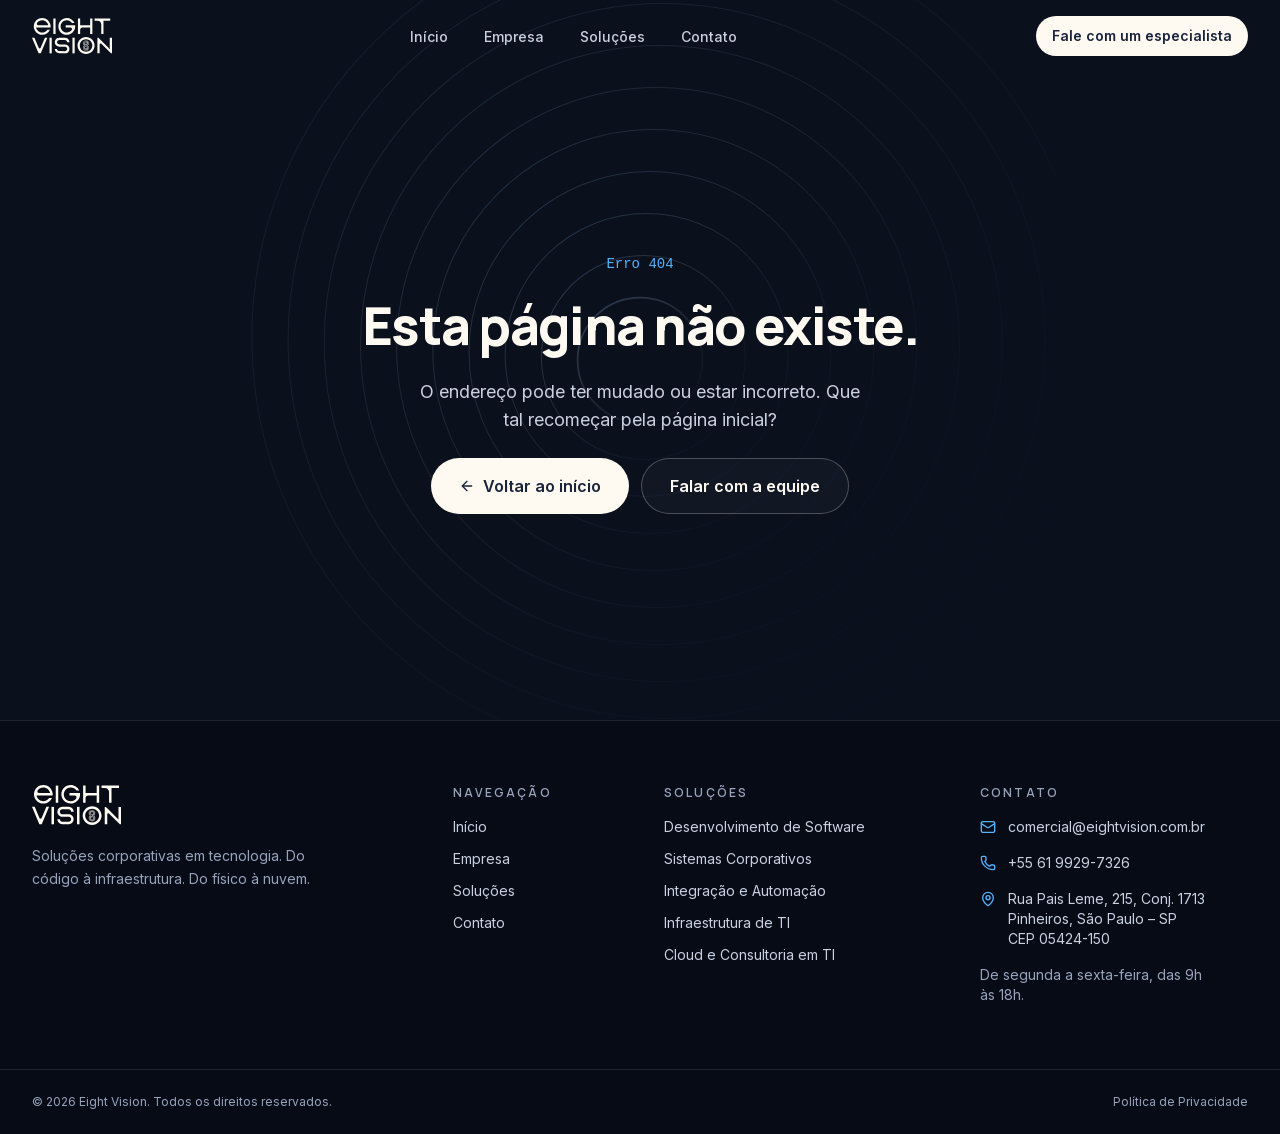
<file: 404/index.html>
<!DOCTYPE html><html lang="pt-BR" class="_0bjUvq_variable i_b1Kq_variable"><head><meta charSet="utf-8"/><meta name="viewport" content="width=device-width, initial-scale=1"/><link rel="preload" as="image" href="/brand/logo-marfim.svg"/><link rel="stylesheet" href="/_next/static/chunks/24tjcp1nod15t.css" data-precedence="next"/><link rel="preload" as="script" fetchPriority="low" href="/_next/static/chunks/1pcw6gskne7pf.js"/><script src="/_next/static/chunks/1wnov70f88xjy.js" async=""></script><script src="/_next/static/chunks/2pffymnt3iag4.js" async=""></script><script src="/_next/static/chunks/0c98xzjfks9hq.js" async=""></script><script src="/_next/static/chunks/turbopack-077hmtqrhcoji.js" async=""></script><script src="/_next/static/chunks/132k7-krhf-1y.js" async=""></script><script src="/_next/static/chunks/42tpt-6szlcco.js" async=""></script><meta name="robots" content="noindex"/><meta name="next-size-adjust" content=""/><meta name="theme-color" content="#0B101D"/><meta name="color-scheme" content="dark"/><title>Página não encontrada | Eight Vision</title><meta name="description" content="A Eight Vision desenvolve softwares, sistemas corporativos, integrações e infraestrutura de TI para empresas que precisam de tecnologia alinhada ao negócio."/><meta name="application-name" content="Eight Vision"/><meta name="robots" content="noindex"/><link rel="canonical" href="https://www.eightvision.com.br/"/><meta name="format-detection" content="telephone=no"/><meta property="og:title" content="Eight Vision | Soluções corporativas em tecnologia"/><meta property="og:description" content="A Eight Vision desenvolve softwares, sistemas corporativos, integrações e infraestrutura de TI para empresas que precisam de tecnologia alinhada ao negócio."/><meta property="og:url" content="https://www.eightvision.com.br/"/><meta property="og:site_name" content="Eight Vision"/><meta property="og:locale" content="pt_BR"/><meta property="og:image" content="https://www.eightvision.com.br/og.png"/><meta property="og:image:width" content="1200"/><meta property="og:image:height" content="630"/><meta property="og:image:alt" content="Eight Vision"/><meta property="og:type" content="website"/><meta name="twitter:card" content="summary_large_image"/><meta name="twitter:title" content="Eight Vision | Soluções corporativas em tecnologia"/><meta name="twitter:description" content="A Eight Vision desenvolve softwares, sistemas corporativos, integrações e infraestrutura de TI para empresas que precisam de tecnologia alinhada ao negócio."/><meta name="twitter:image" content="https://www.eightvision.com.br/og.png"/><meta name="twitter:image:alt" content="Eight Vision"/><meta name="twitter:image:width" content="1200"/><meta name="twitter:image:height" content="630"/><link rel="icon" href="/icon.svg?icon.1qi4dii-uhlpd.svg" sizes="any" type="image/svg+xml"/><script src="/_next/static/chunks/0cz1d0mv5g_q7.js" noModule=""></script></head><body><div hidden=""><!--$--><!--/$--></div><a href="#conteudo" class="sr-only focus:not-sr-only focus:fixed focus:top-3 focus:left-3 focus:z-[60] focus:rounded-full focus:bg-ivory focus:px-5 focus:py-3 focus:text-navy-700">Pular para o conteúdo</a><header class="fixed inset-x-0 top-0 z-50 transition-[background-color,border-color,backdrop-filter] duration-300 border-b border-transparent"><div class="mx-auto w-full max-w-7xl px-5 sm:px-8 flex h-18 items-center justify-between gap-6"><a aria-label="Eight Vision — página inicial" class="rounded-md text-ivory" href="/"><img src="/brand/logo-marfim.svg" alt="" width="1327" height="599" class="w-auto h-8 sm:h-9" decoding="async"/></a><nav aria-label="Principal" class="hidden md:block"><ul class="flex items-center gap-1"><li><a class="rounded-full px-4 py-2 text-sm font-medium transition-colors text-fog-300 hover:text-ivory" href="/">Início</a></li><li><a class="rounded-full px-4 py-2 text-sm font-medium transition-colors text-fog-300 hover:text-ivory" href="/sobre/">Empresa</a></li><li><a class="rounded-full px-4 py-2 text-sm font-medium transition-colors text-fog-300 hover:text-ivory" href="/solucoes/">Soluções</a></li><li><a class="rounded-full px-4 py-2 text-sm font-medium transition-colors text-fog-300 hover:text-ivory" href="/contato/">Contato</a></li></ul></nav><div class="flex items-center gap-2"><a data-track="cta_header" class="group/button relative shrink-0 items-center justify-center gap-2 rounded-full font-semibold whitespace-nowrap transition-[background-color,color,box-shadow,transform] duration-200 ease-out-soft select-none active:scale-[0.98] disabled:pointer-events-none disabled:opacity-60 [&amp;_svg]:size-4 [&amp;_svg]:shrink-0 bg-ivory text-navy-700 shadow-[0_0_0_0_rgb(84_180_255/0)] hover:bg-white hover:shadow-[0_8px_32px_-6px_rgb(84_180_255/0.55)] h-10 px-4 text-sm hidden sm:inline-flex" href="/contato/">Fale com um especialista</a><button class="group/button relative inline-flex shrink-0 items-center justify-center gap-2 rounded-full font-semibold whitespace-nowrap transition-[background-color,color,box-shadow,transform] duration-200 ease-out-soft select-none active:scale-[0.98] disabled:pointer-events-none disabled:opacity-60 [&amp;_svg]:size-4 [&amp;_svg]:shrink-0 text-ivory hover:bg-ivory/[0.06] size-11 md:hidden" aria-expanded="false" aria-controls="mobile-menu" aria-label="Abrir menu"><svg xmlns="http://www.w3.org/2000/svg" width="24" height="24" viewBox="0 0 24 24" fill="none" stroke="currentColor" stroke-width="2" stroke-linecap="round" stroke-linejoin="round" class="lucide lucide-menu" aria-hidden="true"><path d="M4 5h16"></path><path d="M4 12h16"></path><path d="M4 19h16"></path></svg></button></div></div><div id="mobile-menu" hidden="" class="h-[calc(100dvh-4.5rem)] overflow-y-auto border-t border-ivory/10 bg-navy-900 md:hidden"><div class="mx-auto w-full max-w-7xl px-5 sm:px-8 flex h-full flex-col justify-between py-8"><nav aria-label="Menu móvel"><ul class="flex flex-col"><li class="border-b border-ivory/10"><a class="flex min-h-16 items-center font-display text-2xl font-semibold text-ivory" href="/">Início</a></li><li class="border-b border-ivory/10"><a class="flex min-h-16 items-center font-display text-2xl font-semibold text-ivory" href="/sobre/">Empresa</a></li><li class="border-b border-ivory/10"><a class="flex min-h-16 items-center font-display text-2xl font-semibold text-ivory" href="/solucoes/">Soluções</a></li><li class="border-b border-ivory/10"><a class="flex min-h-16 items-center font-display text-2xl font-semibold text-ivory" href="/contato/">Contato</a></li></ul></nav><a data-track="cta_mobile_menu" class="group/button relative inline-flex shrink-0 items-center justify-center gap-2 rounded-full font-semibold whitespace-nowrap transition-[background-color,color,box-shadow,transform] duration-200 ease-out-soft select-none active:scale-[0.98] disabled:pointer-events-none disabled:opacity-60 [&amp;_svg]:size-4 [&amp;_svg]:shrink-0 bg-ivory text-navy-700 shadow-[0_0_0_0_rgb(84_180_255/0)] hover:bg-white hover:shadow-[0_8px_32px_-6px_rgb(84_180_255/0.55)] h-14 px-7 text-base w-full" href="/contato/">Fale com um especialista</a></div></div></header><main id="conteudo"><section class="relative isolate flex min-h-[80vh] items-center overflow-hidden pt-32 pb-20"><svg viewBox="0 0 800 800" fill="none" aria-hidden="true" class="pointer-events-none absolute top-1/2 left-1/2 -z-10 w-[52rem] max-w-none -translate-x-1/2 -translate-y-1/2 opacity-30"><defs><linearGradient id="rings-stroke-10" x1="0" y1="0" x2="1" y2="1"><stop offset="0" stop-color="#54B4FF" stop-opacity="0.9"></stop><stop offset="0.45" stop-color="#FEF9F1" stop-opacity="0.35"></stop><stop offset="1" stop-color="#1264F3" stop-opacity="0.05"></stop></linearGradient></defs><circle cx="400" cy="400" r="60" stroke="url(#rings-stroke-10)" stroke-width="1.6" stroke-opacity="1"></circle><circle cx="403.2" cy="397.6" r="98" stroke="url(#rings-stroke-10)" stroke-width="1" stroke-opacity="0.925"></circle><circle cx="406.4" cy="395.2" r="136" stroke="url(#rings-stroke-10)" stroke-width="1" stroke-opacity="0.85"></circle><circle cx="409.6" cy="392.8" r="174" stroke="url(#rings-stroke-10)" stroke-width="1" stroke-opacity="0.775"></circle><circle cx="412.8" cy="390.4" r="212" stroke="url(#rings-stroke-10)" stroke-width="1" stroke-opacity="0.7"></circle><circle cx="416" cy="388" r="250" stroke="url(#rings-stroke-10)" stroke-width="1" stroke-opacity="0.625"></circle><circle cx="419.2" cy="385.6" r="288" stroke="url(#rings-stroke-10)" stroke-width="1" stroke-opacity="0.55"></circle><circle cx="422.4" cy="383.2" r="326" stroke="url(#rings-stroke-10)" stroke-width="1" stroke-opacity="0.475"></circle><circle cx="425.6" cy="380.8" r="364" stroke="url(#rings-stroke-10)" stroke-width="1" stroke-opacity="0.4"></circle><circle cx="428.8" cy="378.4" r="402" stroke="url(#rings-stroke-10)" stroke-width="1" stroke-opacity="0.32500000000000007"></circle></svg><div class="mx-auto w-full max-w-7xl px-5 sm:px-8 flex flex-col items-center gap-6 text-center"><p class="font-mono text-sm text-signal-300">Erro 404</p><h1 class="text-headline font-extrabold">Esta página não existe.</h1><p class="max-w-md text-lg text-fog-300">O endereço pode ter mudado ou estar incorreto. Que tal recomeçar pela página inicial?</p><div class="flex flex-col gap-3 sm:flex-row"><a class="group/button relative inline-flex shrink-0 items-center justify-center gap-2 rounded-full font-semibold whitespace-nowrap transition-[background-color,color,box-shadow,transform] duration-200 ease-out-soft select-none active:scale-[0.98] disabled:pointer-events-none disabled:opacity-60 [&amp;_svg]:size-4 [&amp;_svg]:shrink-0 bg-ivory text-navy-700 shadow-[0_0_0_0_rgb(84_180_255/0)] hover:bg-white hover:shadow-[0_8px_32px_-6px_rgb(84_180_255/0.55)] h-14 px-7 text-base" href="/"><svg xmlns="http://www.w3.org/2000/svg" width="24" height="24" viewBox="0 0 24 24" fill="none" stroke="currentColor" stroke-width="2" stroke-linecap="round" stroke-linejoin="round" class="lucide lucide-arrow-left" aria-hidden="true"><path d="m12 19-7-7 7-7"></path><path d="M19 12H5"></path></svg>Voltar ao início</a><a class="group/button relative inline-flex shrink-0 items-center justify-center gap-2 rounded-full font-semibold whitespace-nowrap transition-[background-color,color,box-shadow,transform] duration-200 ease-out-soft select-none active:scale-[0.98] disabled:pointer-events-none disabled:opacity-60 [&amp;_svg]:size-4 [&amp;_svg]:shrink-0 border border-ivory/25 bg-ivory/[0.03] text-ivory hover:border-ivory/50 hover:bg-ivory/[0.07] h-14 px-7 text-base" href="/contato/">Falar com a equipe</a></div></div></section><!--$--><!--/$--></main><footer class="border-t border-ivory/10 bg-navy-950 text-sm"><div class="mx-auto w-full max-w-7xl px-5 sm:px-8 grid gap-12 py-16 sm:grid-cols-2 lg:grid-cols-12"><div class="flex flex-col gap-5 lg:col-span-4"><a aria-label="Eight Vision — página inicial" class="w-fit text-ivory" href="/"><img src="/brand/logo-marfim.svg" alt="" width="1327" height="599" class="w-auto h-10" decoding="async"/></a><p class="max-w-xs leading-relaxed text-fog-500">Soluções corporativas em tecnologia<!-- -->. <!-- -->Do código à infraestrutura. Do físico à nuvem.</p></div><nav aria-label="Rodapé — navegação" class="lg:col-span-2"><h2 class="mb-4 text-xs font-semibold tracking-[0.18em] text-fog-500 uppercase">Navegação</h2><ul class="flex flex-col gap-3"><li><a class="text-fog-300 hover:text-ivory" href="/">Início</a></li><li><a class="text-fog-300 hover:text-ivory" href="/sobre/">Empresa</a></li><li><a class="text-fog-300 hover:text-ivory" href="/solucoes/">Soluções</a></li><li><a class="text-fog-300 hover:text-ivory" href="/contato/">Contato</a></li></ul></nav><nav aria-label="Rodapé — soluções" class="lg:col-span-3"><h2 class="mb-4 text-xs font-semibold tracking-[0.18em] text-fog-500 uppercase">Soluções</h2><ul class="flex flex-col gap-3"><li><a class="text-fog-300 hover:text-ivory" href="/solucoes/desenvolvimento-de-software/">Desenvolvimento de Software</a></li><li><a class="text-fog-300 hover:text-ivory" href="/solucoes/sistemas-corporativos/">Sistemas Corporativos</a></li><li><a class="text-fog-300 hover:text-ivory" href="/solucoes/integracao-e-automacao/">Integração e Automação</a></li><li><a class="text-fog-300 hover:text-ivory" href="/solucoes/infraestrutura-de-ti/">Infraestrutura de TI</a></li><li><a class="text-fog-300 hover:text-ivory" href="/solucoes/cloud-e-consultoria/">Cloud e Consultoria em TI</a></li></ul></nav><address class="flex flex-col gap-4 not-italic lg:col-span-3"><h2 class="text-xs font-semibold tracking-[0.18em] text-fog-500 uppercase">Contato</h2><a href="mailto:comercial@eightvision.com.br" data-track="click_email" class="flex items-start gap-3 text-fog-300 hover:text-ivory"><svg xmlns="http://www.w3.org/2000/svg" width="24" height="24" viewBox="0 0 24 24" fill="none" stroke="currentColor" stroke-width="2" stroke-linecap="round" stroke-linejoin="round" class="lucide lucide-mail mt-0.5 size-4 shrink-0 text-signal-300" aria-hidden="true"><path d="m22 7-8.991 5.727a2 2 0 0 1-2.009 0L2 7"></path><rect x="2" y="4" width="20" height="16" rx="2"></rect></svg>comercial@eightvision.com.br</a><a href="tel:+556199297326" data-track="click_phone" class="flex items-start gap-3 text-fog-300 hover:text-ivory"><svg xmlns="http://www.w3.org/2000/svg" width="24" height="24" viewBox="0 0 24 24" fill="none" stroke="currentColor" stroke-width="2" stroke-linecap="round" stroke-linejoin="round" class="lucide lucide-phone mt-0.5 size-4 shrink-0 text-signal-300" aria-hidden="true"><path d="M13.832 16.568a1 1 0 0 0 1.213-.303l.355-.465A2 2 0 0 1 17 15h3a2 2 0 0 1 2 2v3a2 2 0 0 1-2 2A18 18 0 0 1 2 4a2 2 0 0 1 2-2h3a2 2 0 0 1 2 2v3a2 2 0 0 1-.8 1.6l-.468.351a1 1 0 0 0-.292 1.233 14 14 0 0 0 6.392 6.384"></path></svg>+55 61 9929-7326</a><p class="flex items-start gap-3 text-fog-300"><svg xmlns="http://www.w3.org/2000/svg" width="24" height="24" viewBox="0 0 24 24" fill="none" stroke="currentColor" stroke-width="2" stroke-linecap="round" stroke-linejoin="round" class="lucide lucide-map-pin mt-0.5 size-4 shrink-0 text-signal-300" aria-hidden="true"><path d="M20 10c0 4.993-5.539 10.193-7.399 11.799a1 1 0 0 1-1.202 0C9.539 20.193 4 14.993 4 10a8 8 0 0 1 16 0"></path><circle cx="12" cy="10" r="3"></circle></svg><span>Rua Pais Leme, 215, Conj. 1713<br/>Pinheiros<!-- -->, <!-- -->São Paulo<!-- --> – <!-- -->SP<br/>CEP <!-- -->05424-150</span></p><p class="text-fog-500">De segunda a sexta-feira, das 9h às 18h.</p></address></div><div class="mx-auto w-full max-w-7xl px-5 sm:px-8 flex flex-col gap-3 border-t border-ivory/10 py-6 text-xs text-fog-500 sm:flex-row sm:items-center sm:justify-between"><p>© <!-- -->2026<!-- --> <!-- -->Eight Vision<!-- -->. Todos os direitos reservados.</p><a class="hover:text-ivory" href="/privacidade/">Política de Privacidade</a></div></footer><script type="application/ld+json">{"@context":"https://schema.org","@type":"Organization","@id":"https://www.eightvision.com.br/#organization","name":"Eight Vision","url":"https://www.eightvision.com.br","logo":"https://www.eightvision.com.br/brand/logo-navy.svg","description":"A Eight Vision desenvolve softwares, sistemas corporativos, integrações e infraestrutura de TI para empresas que precisam de tecnologia alinhada ao negócio.","email":"comercial@eightvision.com.br","telephone":"+556199297326","address":{"@type":"PostalAddress","streetAddress":"Rua Pais Leme, 215, Conj. 1713","addressLocality":"São Paulo","addressRegion":"SP","postalCode":"05424-150","addressCountry":"BR"},"contactPoint":{"@type":"ContactPoint","contactType":"sales","email":"comercial@eightvision.com.br","telephone":"+556199297326","availableLanguage":["Portuguese"]},"sameAs":[]}</script><script id="_R_">(globalThis["TURBOPACK"] || (globalThis["TURBOPACK"] = [])).push({"otherChunks":["static/chunks/1pcw6gskne7pf.js","static/chunks/1wnov70f88xjy.js","static/chunks/2pffymnt3iag4.js","static/chunks/0c98xzjfks9hq.js"],"runtimeModuleIds":[94553]});</script><script src="/_next/static/chunks/1pcw6gskne7pf.js" async=""></script><script>(self.__next_f=self.__next_f||[]).push([0])</script><script>self.__next_f.push([1,"1:\"$Sreact.fragment\"\n2:\"/_next/static/chunks/132k7-krhf-1y.js\"\n3:\"/_next/static/chunks/42tpt-6szlcco.js\"\n4:I[36746,[\"$2\",\"$3\"],\"MotionProvider\"]\n5:I[49786,[\"$2\",\"$3\"],\"Header\"]\n6:I[39756,[\"$2\",\"$3\"],\"default\"]\n7:I[37457,[\"$2\",\"$3\"],\"default\"]\n8:I[22016,[\"$2\",\"$3\"],\"\"]\n9:I[5014,[\"$2\",\"$3\"],\"default\"]\n13:I[68027,[\"$2\",\"$3\"],\"default\",1]\n:HL[\"/_next/static/chunks/24tjcp1nod15t.css\",\"style\"]\nf:X\n10:[[\"children\",{\"s\":\"__PAGE__\",\"h\":512,\"d\":{\"r\":\"$L11\",\"p\":false,\"v\":null}}]]\nd:[[\"children\",{\"s\":\"/_not-found\",\"h\":512,\"d\":{\"r\":\"$Le\",\"p\":false,\"v\":\"$f\"},\"c\":\"$Q10\"}]]\n"])</script><script>self.__next_f.push([1,"0:{\"P\":null,\"c\":[\"\",\"_not-found\",\"\"],\"q\":\"\",\"i\":false,\"t\":{\"t\":{\"s\":\"\",\"h\":528,\"d\":{\"r\":[\"$\",\"$1\",\"c\",{\"children\":[[[\"$\",\"link\",\"0\",{\"rel\":\"stylesheet\",\"href\":\"/_next/static/chunks/24tjcp1nod15t.css\",\"precedence\":\"next\",\"crossOrigin\":\"$undefined\",\"nonce\":\"$undefined\"}],[\"$\",\"script\",\"script-0\",{\"src\":\"/_next/static/chunks/132k7-krhf-1y.js\",\"async\":true,\"nonce\":\"$undefined\"}],[\"$\",\"script\",\"script-1\",{\"src\":\"/_next/static/chunks/42tpt-6szlcco.js\",\"async\":true,\"nonce\":\"$undefined\"}]],[\"$\",\"html\",null,{\"lang\":\"pt-BR\",\"className\":\"_0bjUvq_variable i_b1Kq_variable\",\"children\":[\"$\",\"body\",null,{\"children\":[[\"$\",\"a\",null,{\"href\":\"#conteudo\",\"className\":\"sr-only focus:not-sr-only focus:fixed focus:top-3 focus:left-3 focus:z-[60] focus:rounded-full focus:bg-ivory focus:px-5 focus:py-3 focus:text-navy-700\",\"children\":\"Pular para o conteúdo\"}],[\"$\",\"$L4\",null,{\"children\":[[\"$\",\"$L5\",null,{}],[\"$\",\"main\",null,{\"id\":\"conteudo\",\"children\":[\"$\",\"$L6\",null,{\"parallelRouterKey\":\"children\",\"error\":\"$undefined\",\"errorStyles\":\"$undefined\",\"errorScripts\":\"$undefined\",\"template\":[\"$\",\"$L7\",null,{}],\"templateStyles\":\"$undefined\",\"templateScripts\":\"$undefined\",\"notFound\":[[\"$\",\"section\",null,{\"className\":\"relative isolate flex min-h-[80vh] items-center overflow-hidden pt-32 pb-20\",\"children\":[[\"$\",\"svg\",null,{\"viewBox\":\"0 0 800 800\",\"fill\":\"none\",\"aria-hidden\":\"true\",\"className\":\"pointer-events-none absolute top-1/2 left-1/2 -z-10 w-[52rem] max-w-none -translate-x-1/2 -translate-y-1/2 opacity-30\",\"children\":[[\"$\",\"defs\",null,{\"children\":[\"$\",\"linearGradient\",null,{\"id\":\"rings-stroke-10\",\"x1\":\"0\",\"y1\":\"0\",\"x2\":\"1\",\"y2\":\"1\",\"children\":[[\"$\",\"stop\",null,{\"offset\":\"0\",\"stopColor\":\"#54B4FF\",\"stopOpacity\":\"0.9\"}],[\"$\",\"stop\",null,{\"offset\":\"0.45\",\"stopColor\":\"#FEF9F1\",\"stopOpacity\":\"0.35\"}],[\"$\",\"stop\",null,{\"offset\":\"1\",\"stopColor\":\"#1264F3\",\"stopOpacity\":\"0.05\"}]]}]}],[[\"$\",\"circle\",\"0\",{\"cx\":400,\"cy\":400,\"r\":60,\"stroke\":\"url(#rings-stroke-10)\",\"strokeWidth\":1.6,\"strokeOpacity\":1}],[\"$\",\"circle\",\"1\",{\"cx\":403.2,\"cy\":397.6,\"r\":98,\"stroke\":\"url(#rings-stroke-10)\",\"strokeWidth\":1,\"strokeOpacity\":0.925}],[\"$\",\"circle\",\"2\",{\"cx\":406.4,\"cy\":395.2,\"r\":136,\"stroke\":\"url(#rings-stroke-10)\",\"strokeWidth\":1,\"strokeOpacity\":0.85}],[\"$\",\"circle\",\"3\",{\"cx\":409.6,\"cy\":392.8,\"r\":174,\"stroke\":\"url(#rings-stroke-10)\",\"strokeWidth\":1,\"strokeOpacity\":0.775}],[\"$\",\"circle\",\"4\",{\"cx\":412.8,\"cy\":390.4,\"r\":212,\"stroke\":\"url(#rings-stroke-10)\",\"strokeWidth\":1,\"strokeOpacity\":0.7}],[\"$\",\"circle\",\"5\",{\"cx\":416,\"cy\":388,\"r\":250,\"stroke\":\"url(#rings-stroke-10)\",\"strokeWidth\":1,\"strokeOpacity\":0.625}],[\"$\",\"circle\",\"6\",{\"cx\":419.2,\"cy\":385.6,\"r\":288,\"stroke\":\"url(#rings-stroke-10)\",\"strokeWidth\":1,\"strokeOpacity\":0.55}],[\"$\",\"circle\",\"7\",{\"cx\":422.4,\"cy\":383.2,\"r\":326,\"stroke\":\"url(#rings-stroke-10)\",\"strokeWidth\":1,\"strokeOpacity\":0.475}],[\"$\",\"circle\",\"8\",{\"cx\":425.6,\"cy\":380.8,\"r\":364,\"stroke\":\"url(#rings-stroke-10)\",\"strokeWidth\":1,\"strokeOpacity\":0.4}],[\"$\",\"circle\",\"9\",{\"cx\":428.8,\"cy\":378.4,\"r\":402,\"stroke\":\"url(#rings-stroke-10)\",\"strokeWidth\":1,\"strokeOpacity\":0.32500000000000007}]]]}],[\"$\",\"div\",null,{\"className\":\"mx-auto w-full max-w-7xl px-5 sm:px-8 flex flex-col items-center gap-6 text-center\",\"children\":[[\"$\",\"p\",null,{\"className\":\"font-mono text-sm text-signal-300\",\"children\":\"Erro 404\"}],[\"$\",\"h1\",null,{\"className\":\"text-headline font-extrabold\",\"children\":\"Esta página não existe.\"}],[\"$\",\"p\",null,{\"className\":\"max-w-md text-lg text-fog-300\",\"children\":\"O endereço pode ter mudado ou estar incorreto. Que tal recomeçar pela página inicial?\"}],[\"$\",\"div\",null,{\"className\":\"flex flex-col gap-3 sm:flex-row\",\"children\":[[\"$\",\"$L8\",null,{\"href\":\"/\",\"children\":[[\"$\",\"$L9\",null,{\"ref\":\"$undefined\",\"icon\":{\"name\":\"arrow-left\",\"size\":24,\"node\":[[\"path\",{\"d\":\"m12 19-7-7 7-7\",\"key\":\"1l729n\"}],[\"path\",{\"d\":\"M19 12H5\",\"key\":\"x3x0zl\"}]]},\"className\":\"$undefined\"}],\"Voltar ao início\"],\"className\":\"group/button relative inline-flex shrink-0 items-center justify-center gap-2 rounded-full font-semibold whitespace-nowrap transition-[background-color,color,box-shadow,transform] duration-200 ease-out-soft select-none active:scale-[0.98] disabled:pointer-events-none disabled:opacity-60 [\u0026_svg]:size-4 [\u0026_svg]:shrink-0 bg-ivory text-navy-700 shadow-[0_0_0_0_rgb(84_180_255/0)] hover:bg-white hover:shadow-[0_8px_32px_-6px_rgb(84_180_255/0.55)] h-14 px-7 text-base\",\"ref\":null}],[\"$\",\"$L8\",null,{\"href\":\"/contato/\",\"children\":\"Falar com a equipe\",\"className\":\"group/button relative inline-flex shrink-0 items-center justify-center gap-2 rounded-full font-semibold whitespace-nowrap transition-[background-color,color,box-shadow,transform] duration-200 ease-out-soft select-none active:scale-[0.98] disabled:pointer-events-none disabled:opacity-60 [\u0026_svg]:size-4 [\u0026_svg]:shrink-0 border border-ivory/25 bg-ivory/[0.03] text-ivory hover:border-ivory/50 hover:bg-ivory/[0.07] h-14 px-7 text-base\",\"ref\":null}]]}]]}]]}],[]],\"forbidden\":\"$undefined\",\"unauthorized\":\"$undefined\"}]}],\"$La\"]}],\"$Lb\",\"$Lc\"]}]}]]}],\"p\":false,\"v\":null},\"c\":\"$Qd\"},\"h\":{\"r\":\"$L12\",\"p\":false,\"v\":null}},\"m\":\"$undefined\",\"G\":[\"$13\",[\"$L14\"]],\"S\":true,\"r\":\"$undefined\",\"s\":\"$undefined\",\"a\":\"$undefined\",\"l\":\"$undefined\",\"p\":\"$undefined\",\"d\":\"$undefined\",\"b\":\"Agz523twkF2modJMcxGia\"}\n"])</script><script>self.__next_f.push([1,"18:I[95272,[\"$2\",\"$3\"],\"Analytics\"]\n19:I[97367,[\"$2\",\"$3\"],\"OutletBoundary\"]\n1a:\"$Sreact.suspense\"\n1c:\"ViewportBoundary\"\n1d:I[97367,[\"$2\",\"$3\"],\"$1c\"]\n1f:\"MetadataBoundary\"\n20:I[97367,[\"$2\",\"$3\"],\"$1f\"]\n:HL[\"/brand/logo-marfim.svg\",\"image\"]\n"])</script><script>self.__next_f.push([1,"a:[\"$\",\"footer\",null,{\"className\":\"border-t border-ivory/10 bg-navy-950 text-sm\",\"children\":[[\"$\",\"div\",null,{\"className\":\"mx-auto w-full max-w-7xl px-5 sm:px-8 grid gap-12 py-16 sm:grid-cols-2 lg:grid-cols-12\",\"children\":[[\"$\",\"div\",null,{\"className\":\"flex flex-col gap-5 lg:col-span-4\",\"children\":[[\"$\",\"$L8\",null,{\"href\":\"/\",\"aria-label\":\"Eight Vision — página inicial\",\"className\":\"w-fit text-ivory\",\"children\":[\"$\",\"img\",null,{\"src\":\"/brand/logo-marfim.svg\",\"alt\":\"\",\"width\":1327,\"height\":599,\"className\":\"w-auto h-10\",\"decoding\":\"async\"}]}],[\"$\",\"p\",null,{\"className\":\"max-w-xs leading-relaxed text-fog-500\",\"children\":[\"Soluções corporativas em tecnologia\",\". \",\"Do código à infraestrutura. Do físico à nuvem.\"]}]]}],[\"$\",\"nav\",null,{\"aria-label\":\"Rodapé — navegação\",\"className\":\"lg:col-span-2\",\"children\":[[\"$\",\"h2\",null,{\"className\":\"mb-4 text-xs font-semibold tracking-[0.18em] text-fog-500 uppercase\",\"children\":\"Navegação\"}],[\"$\",\"ul\",null,{\"className\":\"flex flex-col gap-3\",\"children\":[[\"$\",\"li\",\"/\",{\"children\":[\"$\",\"$L8\",null,{\"href\":\"/\",\"className\":\"text-fog-300 hover:text-ivory\",\"children\":\"Início\"}]}],[\"$\",\"li\",\"/sobre/\",{\"children\":[\"$\",\"$L8\",null,{\"href\":\"/sobre/\",\"className\":\"text-fog-300 hover:text-ivory\",\"children\":\"Empresa\"}]}],[\"$\",\"li\",\"/solucoes/\",{\"children\":[\"$\",\"$L8\",null,{\"href\":\"/solucoes/\",\"className\":\"text-fog-300 hover:text-ivory\",\"children\":\"Soluções\"}]}],[\"$\",\"li\",\"/contato/\",{\"children\":[\"$\",\"$L8\",null,{\"href\":\"/contato/\",\"className\":\"text-fog-300 hover:text-ivory\",\"children\":\"Contato\"}]}]]}]]}],[\"$\",\"nav\",null,{\"aria-label\":\"Rodapé — soluções\",\"className\":\"lg:col-span-3\",\"children\":[[\"$\",\"h2\",null,{\"className\":\"mb-4 text-xs font-semibold tracking-[0.18em] text-fog-500 uppercase\",\"children\":\"Soluções\"}],[\"$\",\"ul\",null,{\"className\":\"flex flex-col gap-3\",\"children\":[[\"$\",\"li\",\"desenvolvimento-de-software\",{\"children\":[\"$\",\"$L8\",null,{\"href\":\"/solucoes/desenvolvimento-de-software/\",\"className\":\"text-fog-300 hover:text-ivory\",\"children\":\"Desenvolvimento de Software\"}]}],[\"$\",\"li\",\"sistemas-corporativos\",{\"children\":[\"$\",\"$L8\",null,{\"href\":\"/solucoes/sistemas-corporativos/\",\"className\":\"text-fog-300 hover:text-ivory\",\"children\":\"Sistemas Corporativos\"}]}],[\"$\",\"li\",\"integracao-e-automacao\",{\"children\":[\"$\",\"$L8\",null,{\"href\":\"/solucoes/integracao-e-automacao/\",\"className\":\"text-fog-300 hover:text-ivory\",\"children\":\"Integração e Automação\"}]}],[\"$\",\"li\",\"infraestrutura-de-ti\",{\"children\":[\"$\",\"$L8\",null,{\"href\":\"/solucoes/infraestrutura-de-ti/\",\"className\":\"text-fog-300 hover:text-ivory\",\"children\":\"Infraestrutura de TI\"}]}],[\"$\",\"li\",\"cloud-e-consultoria\",{\"children\":[\"$\",\"$L8\",null,{\"href\":\"/solucoes/cloud-e-consultoria/\",\"className\":\"text-fog-300 hover:text-ivory\",\"children\":\"Cloud e Consultoria em TI\"}]}]]}]]}],[\"$\",\"address\",null,{\"className\":\"flex flex-col gap-4 not-italic lg:col-span-3\",\"children\":[[\"$\",\"h2\",null,{\"className\":\"text-xs font-semibold tracking-[0.18em] text-fog-500 uppercase\",\"children\":\"Contato\"}],[\"$\",\"a\",null,{\"href\":\"mailto:comercial@eightvision.com.br\",\"data-track\":\"click_email\",\"className\":\"flex items-start gap-3 text-fog-300 hover:text-ivory\",\"children\":[[\"$\",\"$L9\",null,{\"ref\":\"$undefined\",\"icon\":{\"name\":\"mail\",\"size\":24,\"node\":[[\"path\",{\"d\":\"m22 7-8.991 5.727a2 2 0 0 1-2.009 0L2 7\",\"key\":\"132q7q\"}],[\"rect\",{\"x\":\"2\",\"y\":\"4\",\"width\":\"20\",\"height\":\"16\",\"rx\":\"2\",\"key\":\"izxlao\"}]]},\"className\":\"mt-0.5 size-4 shrink-0 text-signal-300\",\"aria-hidden\":\"true\"}],\"comercial@eightvision.com.br\"]}],[\"$\",\"a\",null,{\"href\":\"tel:+556199297326\",\"data-track\":\"click_phone\",\"className\":\"flex items-start gap-3 text-fog-300 hover:text-ivory\",\"children\":[[\"$\",\"$L9\",null,{\"ref\":\"$undefined\",\"icon\":{\"name\":\"phone\",\"size\":24,\"node\":[[\"path\",{\"d\":\"M13.832 16.568a1 1 0 0 0 1.213-.303l.355-.465A2 2 0 0 1 17 15h3a2 2 0 0 1 2 2v3a2 2 0 0 1-2 2A18 18 0 0 1 2 4a2 2 0 0 1 2-2h3a2 2 0 0 1 2 2v3a2 2 0 0 1-.8 1.6l-.468.351a1 1 0 0 0-.292 1.233 14 14 0 0 0 6.392 6.384\",\"key\":\"9njp5v\"}]]},\"className\":\"mt-0.5 size-4 shrink-0 text-signal-300\",\"aria-hidden\":\"true\"}],\"+55 61 9929-7326\"]}],[\"$\",\"p\",null,{\"className\":\"flex items-start gap-3 text-fog-300\",\"children\":[[\"$\",\"$L9\",null,{\"ref\":\"$undefined\",\"icon\":{\"name\":\"map-pin\",\"size\":24,\"node\":[[\"path\",{\"d\":\"M20 10c0 4.993-5.539 10.193-7.399 11.799a1 1 0 0 1-1.202 0C9.539 20.193 4 14.993 4 10a8 8 0 0 1 16 0\",\"key\":\"1r0f0z\"}],[\"circle\",{\"cx\":\"12\",\"cy\":\"10\",\"r\":\"3\",\"key\":\"ilqhr7\"}]]},\"className\":\"mt-0.5 size-4 shrink-0 text-signal-300\",\"aria-hidden\":\"true\"}],\"$L15\"]}],\"$L16\",null]}]]}],\"$L17\"]}]\n"])</script><script>self.__next_f.push([1,"b:[\"$\",\"script\",null,{\"type\":\"application/ld+json\",\"dangerouslySetInnerHTML\":{\"__html\":\"{\\\"@context\\\":\\\"https://schema.org\\\",\\\"@type\\\":\\\"Organization\\\",\\\"@id\\\":\\\"https://www.eightvision.com.br/#organization\\\",\\\"name\\\":\\\"Eight Vision\\\",\\\"url\\\":\\\"https://www.eightvision.com.br\\\",\\\"logo\\\":\\\"https://www.eightvision.com.br/brand/logo-navy.svg\\\",\\\"description\\\":\\\"A Eight Vision desenvolve softwares, sistemas corporativos, integrações e infraestrutura de TI para empresas que precisam de tecnologia alinhada ao negócio.\\\",\\\"email\\\":\\\"comercial@eightvision.com.br\\\",\\\"telephone\\\":\\\"+556199297326\\\",\\\"address\\\":{\\\"@type\\\":\\\"PostalAddress\\\",\\\"streetAddress\\\":\\\"Rua Pais Leme, 215, Conj. 1713\\\",\\\"addressLocality\\\":\\\"São Paulo\\\",\\\"addressRegion\\\":\\\"SP\\\",\\\"postalCode\\\":\\\"05424-150\\\",\\\"addressCountry\\\":\\\"BR\\\"},\\\"contactPoint\\\":{\\\"@type\\\":\\\"ContactPoint\\\",\\\"contactType\\\":\\\"sales\\\",\\\"email\\\":\\\"comercial@eightvision.com.br\\\",\\\"telephone\\\":\\\"+556199297326\\\",\\\"availableLanguage\\\":[\\\"Portuguese\\\"]},\\\"sameAs\\\":[]}\"}}]\nc:[\"$\",\"$L18\",null,{}]\ne:[\"$\",\"$1\",\"c\",{\"children\":[null,[\"$\",\"$L6\",null,{\"parallelRouterKey\":\"children\",\"error\":\"$undefined\",\"errorStyles\":\"$undefined\",\"errorScripts\":\"$undefined\",\"template\":[\"$\",\"$L7\",null,{}],\"templateStyles\":\"$undefined\",\"templateScripts\":\"$undefined\",\"notFound\":\"$undefined\",\"forbidden\":\"$undefined\",\"unauthorized\":\"$undefined\"}]]}]\n"])</script><script>self.__next_f.push([1,"11:[\"$\",\"$1\",\"c\",{\"children\":[[\"$\",\"section\",null,{\"className\":\"relative isolate flex min-h-[80vh] items-center overflow-hidden pt-32 pb-20\",\"children\":[[\"$\",\"svg\",null,{\"viewBox\":\"0 0 800 800\",\"fill\":\"none\",\"aria-hidden\":\"true\",\"className\":\"pointer-events-none absolute top-1/2 left-1/2 -z-10 w-[52rem] max-w-none -translate-x-1/2 -translate-y-1/2 opacity-30\",\"children\":[[\"$\",\"defs\",null,{\"children\":[\"$\",\"linearGradient\",null,{\"id\":\"rings-stroke-10\",\"x1\":\"0\",\"y1\":\"0\",\"x2\":\"1\",\"y2\":\"1\",\"children\":[[\"$\",\"stop\",null,{\"offset\":\"0\",\"stopColor\":\"#54B4FF\",\"stopOpacity\":\"0.9\"}],[\"$\",\"stop\",null,{\"offset\":\"0.45\",\"stopColor\":\"#FEF9F1\",\"stopOpacity\":\"0.35\"}],[\"$\",\"stop\",null,{\"offset\":\"1\",\"stopColor\":\"#1264F3\",\"stopOpacity\":\"0.05\"}]]}]}],[[\"$\",\"circle\",\"0\",{\"cx\":400,\"cy\":400,\"r\":60,\"stroke\":\"url(#rings-stroke-10)\",\"strokeWidth\":1.6,\"strokeOpacity\":1}],[\"$\",\"circle\",\"1\",{\"cx\":403.2,\"cy\":397.6,\"r\":98,\"stroke\":\"url(#rings-stroke-10)\",\"strokeWidth\":1,\"strokeOpacity\":0.925}],[\"$\",\"circle\",\"2\",{\"cx\":406.4,\"cy\":395.2,\"r\":136,\"stroke\":\"url(#rings-stroke-10)\",\"strokeWidth\":1,\"strokeOpacity\":0.85}],[\"$\",\"circle\",\"3\",{\"cx\":409.6,\"cy\":392.8,\"r\":174,\"stroke\":\"url(#rings-stroke-10)\",\"strokeWidth\":1,\"strokeOpacity\":0.775}],[\"$\",\"circle\",\"4\",{\"cx\":412.8,\"cy\":390.4,\"r\":212,\"stroke\":\"url(#rings-stroke-10)\",\"strokeWidth\":1,\"strokeOpacity\":0.7}],[\"$\",\"circle\",\"5\",{\"cx\":416,\"cy\":388,\"r\":250,\"stroke\":\"url(#rings-stroke-10)\",\"strokeWidth\":1,\"strokeOpacity\":0.625}],[\"$\",\"circle\",\"6\",{\"cx\":419.2,\"cy\":385.6,\"r\":288,\"stroke\":\"url(#rings-stroke-10)\",\"strokeWidth\":1,\"strokeOpacity\":0.55}],[\"$\",\"circle\",\"7\",{\"cx\":422.4,\"cy\":383.2,\"r\":326,\"stroke\":\"url(#rings-stroke-10)\",\"strokeWidth\":1,\"strokeOpacity\":0.475}],[\"$\",\"circle\",\"8\",{\"cx\":425.6,\"cy\":380.8,\"r\":364,\"stroke\":\"url(#rings-stroke-10)\",\"strokeWidth\":1,\"strokeOpacity\":0.4}],[\"$\",\"circle\",\"9\",{\"cx\":428.8,\"cy\":378.4,\"r\":402,\"stroke\":\"url(#rings-stroke-10)\",\"strokeWidth\":1,\"strokeOpacity\":0.32500000000000007}]]]}],[\"$\",\"div\",null,{\"className\":\"mx-auto w-full max-w-7xl px-5 sm:px-8 flex flex-col items-center gap-6 text-center\",\"children\":[[\"$\",\"p\",null,{\"className\":\"font-mono text-sm text-signal-300\",\"children\":\"Erro 404\"}],[\"$\",\"h1\",null,{\"className\":\"text-headline font-extrabold\",\"children\":\"Esta página não existe.\"}],[\"$\",\"p\",null,{\"className\":\"max-w-md text-lg text-fog-300\",\"children\":\"O endereço pode ter mudado ou estar incorreto. Que tal recomeçar pela página inicial?\"}],[\"$\",\"div\",null,{\"className\":\"flex flex-col gap-3 sm:flex-row\",\"children\":[[\"$\",\"$L8\",null,{\"href\":\"/\",\"children\":[[\"$\",\"$L9\",null,{\"ref\":\"$undefined\",\"icon\":\"$0:t:t:d:r:props:children:1:props:children:props:children:1:props:children:1:props:children:props:notFound:0:props:children:1:props:children:3:props:children:0:props:children:0:props:icon\",\"className\":\"$undefined\"}],\"Voltar ao início\"],\"className\":\"group/button relative inline-flex shrink-0 items-center justify-center gap-2 rounded-full font-semibold whitespace-nowrap transition-[background-color,color,box-shadow,transform] duration-200 ease-out-soft select-none active:scale-[0.98] disabled:pointer-events-none disabled:opacity-60 [\u0026_svg]:size-4 [\u0026_svg]:shrink-0 bg-ivory text-navy-700 shadow-[0_0_0_0_rgb(84_180_255/0)] hover:bg-white hover:shadow-[0_8px_32px_-6px_rgb(84_180_255/0.55)] h-14 px-7 text-base\",\"ref\":null}],[\"$\",\"$L8\",null,{\"href\":\"/contato/\",\"children\":\"Falar com a equipe\",\"className\":\"group/button relative inline-flex shrink-0 items-center justify-center gap-2 rounded-full font-semibold whitespace-nowrap transition-[background-color,color,box-shadow,transform] duration-200 ease-out-soft select-none active:scale-[0.98] disabled:pointer-events-none disabled:opacity-60 [\u0026_svg]:size-4 [\u0026_svg]:shrink-0 border border-ivory/25 bg-ivory/[0.03] text-ivory hover:border-ivory/50 hover:bg-ivory/[0.07] h-14 px-7 text-base\",\"ref\":null}]]}]]}]]}],null,[\"$\",\"$L19\",null,{\"children\":[\"$\",\"$1a\",null,{\"name\":\"Next.MetadataOutlet\",\"children\":\"$@1b\"}]}]]}]\n"])</script><script>self.__next_f.push([1,"12:[\"$\",\"$1\",\"h\",{\"children\":[[\"$\",\"meta\",null,{\"name\":\"robots\",\"content\":\"noindex\"}],[\"$\",\"$L1d\",null,{\"children\":\"$L1e\"}],[\"$\",\"$L20\",null,{\"children\":[[\"$\",\"div\",null,{\"hidden\":true,\"children\":[\"$\",\"$1a\",null,{\"name\":\"Next.Metadata\",\"children\":\"$L21\"}]}],null]}],[\"$\",\"meta\",null,{\"name\":\"next-size-adjust\",\"content\":\"\"}]]}]\n14:[\"$\",\"link\",\"0\",{\"rel\":\"stylesheet\",\"href\":\"/_next/static/chunks/24tjcp1nod15t.css\",\"precedence\":\"next\",\"crossOrigin\":\"$undefined\",\"nonce\":\"$undefined\"}]\n"])</script><script>self.__next_f.push([1,"f:C\n15:[\"$\",\"span\",null,{\"children\":[\"Rua Pais Leme, 215, Conj. 1713\",[\"$\",\"br\",null,{}],\"Pinheiros\",\", \",\"São Paulo\",\" – \",\"SP\",[\"$\",\"br\",null,{}],\"CEP \",\"05424-150\"]}]\n16:[\"$\",\"p\",null,{\"className\":\"text-fog-500\",\"children\":\"De segunda a sexta-feira, das 9h às 18h.\"}]\n17:[\"$\",\"div\",null,{\"className\":\"mx-auto w-full max-w-7xl px-5 sm:px-8 flex flex-col gap-3 border-t border-ivory/10 py-6 text-xs text-fog-500 sm:flex-row sm:items-center sm:justify-between\",\"children\":[[\"$\",\"p\",null,{\"children\":[\"© \",2026,\" \",\"Eight Vision\",\". Todos os direitos reservados.\"]}],[\"$\",\"$L8\",null,{\"href\":\"/privacidade/\",\"className\":\"hover:text-ivory\",\"children\":\"Política de Privacidade\"}]]}]\n"])</script><script>self.__next_f.push([1,"1e:[[\"$\",\"meta\",\"0\",{\"charSet\":\"utf-8\"}],[\"$\",\"meta\",\"1\",{\"name\":\"viewport\",\"content\":\"width=device-width, initial-scale=1\"}],[\"$\",\"meta\",\"2\",{\"name\":\"theme-color\",\"content\":\"#0B101D\"}],[\"$\",\"meta\",\"3\",{\"name\":\"color-scheme\",\"content\":\"dark\"}]]\n"])</script><script>self.__next_f.push([1,"22:I[27201,[\"$2\",\"$3\"],\"IconMark\"]\n1b:null\n"])</script><script>self.__next_f.push([1,"21:[[\"$\",\"title\",\"0\",{\"children\":\"Página não encontrada | Eight Vision\"}],[\"$\",\"meta\",\"1\",{\"name\":\"description\",\"content\":\"A Eight Vision desenvolve softwares, sistemas corporativos, integrações e infraestrutura de TI para empresas que precisam de tecnologia alinhada ao negócio.\"}],[\"$\",\"meta\",\"2\",{\"name\":\"application-name\",\"content\":\"Eight Vision\"}],[\"$\",\"meta\",\"3\",{\"name\":\"robots\",\"content\":\"noindex\"}],[\"$\",\"link\",\"4\",{\"rel\":\"canonical\",\"href\":\"https://www.eightvision.com.br/\"}],[\"$\",\"meta\",\"5\",{\"name\":\"format-detection\",\"content\":\"telephone=no\"}],[\"$\",\"meta\",\"6\",{\"property\":\"og:title\",\"content\":\"Eight Vision | Soluções corporativas em tecnologia\"}],[\"$\",\"meta\",\"7\",{\"property\":\"og:description\",\"content\":\"A Eight Vision desenvolve softwares, sistemas corporativos, integrações e infraestrutura de TI para empresas que precisam de tecnologia alinhada ao negócio.\"}],[\"$\",\"meta\",\"8\",{\"property\":\"og:url\",\"content\":\"https://www.eightvision.com.br/\"}],[\"$\",\"meta\",\"9\",{\"property\":\"og:site_name\",\"content\":\"Eight Vision\"}],[\"$\",\"meta\",\"10\",{\"property\":\"og:locale\",\"content\":\"pt_BR\"}],[\"$\",\"meta\",\"11\",{\"property\":\"og:image\",\"content\":\"https://www.eightvision.com.br/og.png\"}],[\"$\",\"meta\",\"12\",{\"property\":\"og:image:width\",\"content\":\"1200\"}],[\"$\",\"meta\",\"13\",{\"property\":\"og:image:height\",\"content\":\"630\"}],[\"$\",\"meta\",\"14\",{\"property\":\"og:image:alt\",\"content\":\"Eight Vision\"}],[\"$\",\"meta\",\"15\",{\"property\":\"og:type\",\"content\":\"website\"}],[\"$\",\"meta\",\"16\",{\"name\":\"twitter:card\",\"content\":\"summary_large_image\"}],[\"$\",\"meta\",\"17\",{\"name\":\"twitter:title\",\"content\":\"Eight Vision | Soluções corporativas em tecnologia\"}],[\"$\",\"meta\",\"18\",{\"name\":\"twitter:description\",\"content\":\"A Eight Vision desenvolve softwares, sistemas corporativos, integrações e infraestrutura de TI para empresas que precisam de tecnologia alinhada ao negócio.\"}],[\"$\",\"meta\",\"19\",{\"name\":\"twitter:image\",\"content\":\"https://www.eightvision.com.br/og.png\"}],[\"$\",\"meta\",\"20\",{\"name\":\"twitter:image:alt\",\"content\":\"Eight Vision\"}],[\"$\",\"meta\",\"21\",{\"name\":\"twitter:image:width\",\"content\":\"1200\"}],[\"$\",\"meta\",\"22\",{\"name\":\"twitter:image:height\",\"content\":\"630\"}],[\"$\",\"link\",\"23\",{\"rel\":\"icon\",\"href\":\"/icon.svg?icon.1qi4dii-uhlpd.svg\",\"sizes\":\"any\",\"type\":\"image/svg+xml\"}],[\"$\",\"$L22\",\"24\",{}]]\n"])</script></body></html>
</file>
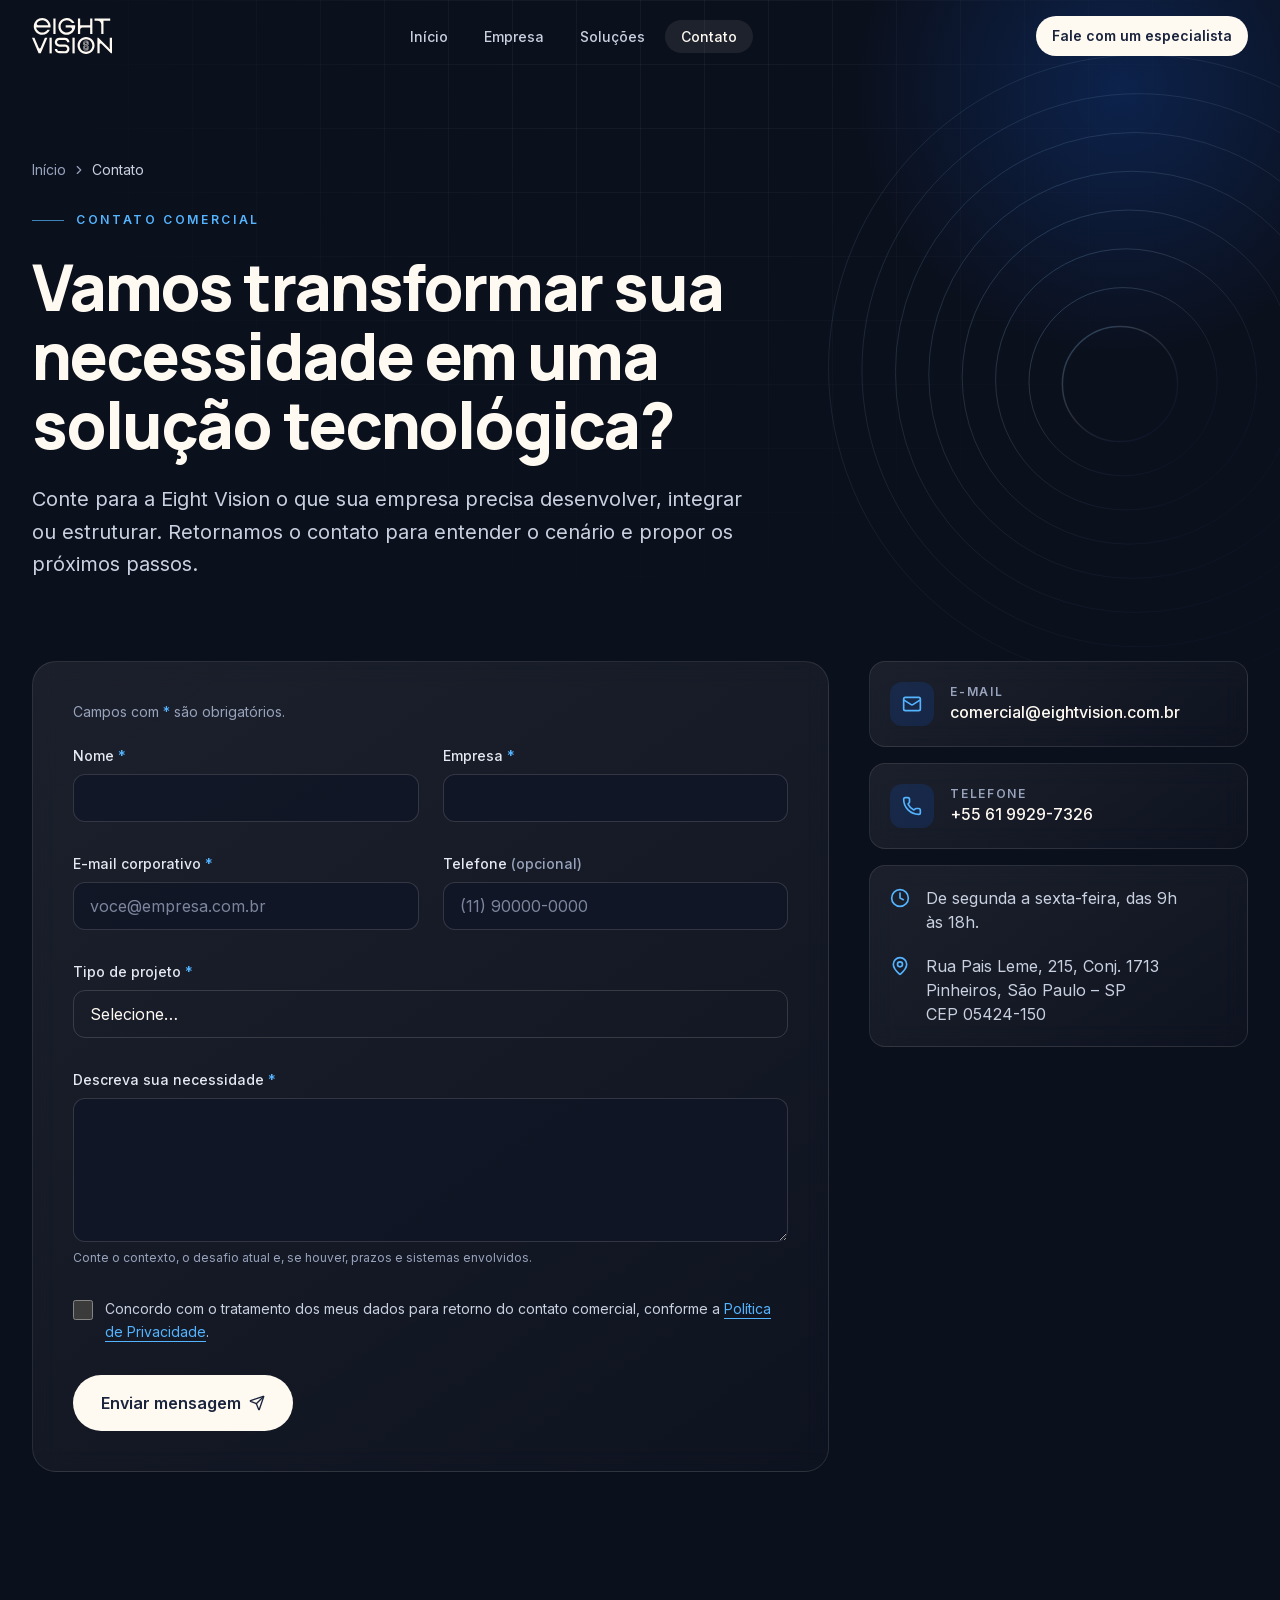
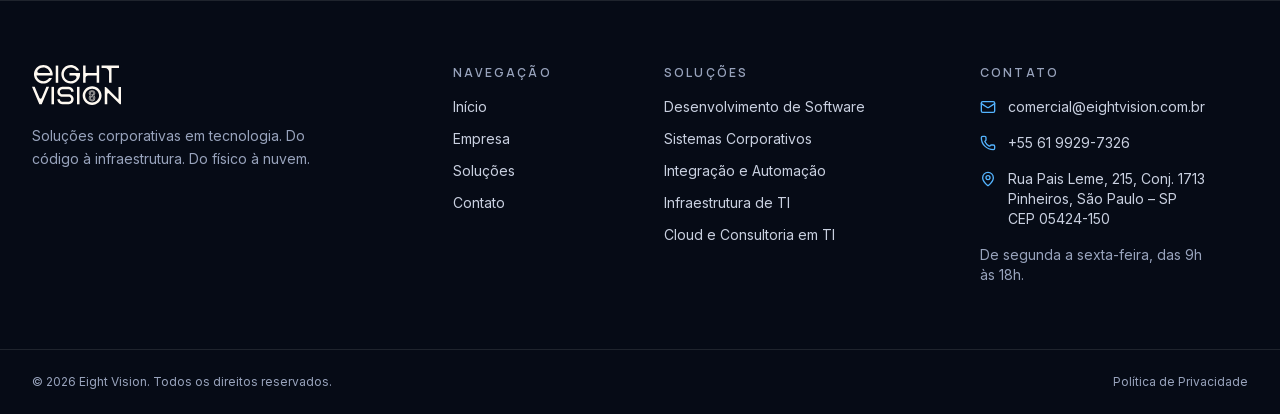
<file: contato/index.html>
<!DOCTYPE html><html lang="pt-BR" class="_0bjUvq_variable i_b1Kq_variable"><head><meta charSet="utf-8"/><meta name="viewport" content="width=device-width, initial-scale=1"/><link rel="preload" href="/_next/static/media/07c7676b89ed2778-s.p.2bn3s6zvc0dyp.woff2" as="font" crossorigin="" type="font/woff2"/><link rel="preload" href="/_next/static/media/82450a180bcad83c-s.p.0p-wng2nn8o-p.woff2" as="font" crossorigin="" type="font/woff2"/><link rel="preload" as="image" href="/brand/logo-marfim.svg"/><link rel="stylesheet" href="/_next/static/chunks/24tjcp1nod15t.css" data-precedence="next"/><link rel="preload" as="script" fetchPriority="low" href="/_next/static/chunks/1pcw6gskne7pf.js"/><script src="/_next/static/chunks/1wnov70f88xjy.js" async=""></script><script src="/_next/static/chunks/2pffymnt3iag4.js" async=""></script><script src="/_next/static/chunks/0c98xzjfks9hq.js" async=""></script><script src="/_next/static/chunks/turbopack-077hmtqrhcoji.js" async=""></script><script src="/_next/static/chunks/132k7-krhf-1y.js" async=""></script><script src="/_next/static/chunks/42tpt-6szlcco.js" async=""></script><script src="/_next/static/chunks/1ej27jkl8m0wu.js" async=""></script><meta name="next-size-adjust" content=""/><meta name="theme-color" content="#0B101D"/><meta name="color-scheme" content="dark"/><title>Contato | Eight Vision</title><meta name="description" content="Fale com a Eight Vision. Conte os desafios da sua empresa e receba o retorno de um especialista para entender o cenário e propor os próximos passos."/><meta name="application-name" content="Eight Vision"/><link rel="canonical" href="https://www.eightvision.com.br/contato/"/><meta name="format-detection" content="telephone=no"/><meta property="og:title" content="Contato | Eight Vision"/><meta property="og:description" content="Fale com a Eight Vision. Conte os desafios da sua empresa e receba o retorno de um especialista para entender o cenário e propor os próximos passos."/><meta property="og:url" content="https://www.eightvision.com.br/contato/"/><meta property="og:site_name" content="Eight Vision"/><meta property="og:locale" content="pt_BR"/><meta property="og:image" content="https://www.eightvision.com.br/og.png"/><meta property="og:image:width" content="1200"/><meta property="og:image:height" content="630"/><meta property="og:image:alt" content="Eight Vision"/><meta property="og:type" content="website"/><meta name="twitter:card" content="summary_large_image"/><meta name="twitter:title" content="Contato | Eight Vision"/><meta name="twitter:description" content="Fale com a Eight Vision. Conte os desafios da sua empresa e receba o retorno de um especialista para entender o cenário e propor os próximos passos."/><meta name="twitter:image" content="https://www.eightvision.com.br/og.png"/><meta name="twitter:image:alt" content="Eight Vision"/><meta name="twitter:image:width" content="1200"/><meta name="twitter:image:height" content="630"/><link rel="icon" href="/icon.svg?icon.1qi4dii-uhlpd.svg" sizes="any" type="image/svg+xml"/><script src="/_next/static/chunks/0cz1d0mv5g_q7.js" noModule=""></script></head><body><div hidden=""><!--$--><!--/$--></div><a href="#conteudo" class="sr-only focus:not-sr-only focus:fixed focus:top-3 focus:left-3 focus:z-[60] focus:rounded-full focus:bg-ivory focus:px-5 focus:py-3 focus:text-navy-700">Pular para o conteúdo</a><header class="fixed inset-x-0 top-0 z-50 transition-[background-color,border-color,backdrop-filter] duration-300 border-b border-transparent"><div class="mx-auto w-full max-w-7xl px-5 sm:px-8 flex h-18 items-center justify-between gap-6"><a aria-label="Eight Vision — página inicial" class="rounded-md text-ivory" href="/"><img src="/brand/logo-marfim.svg" alt="" width="1327" height="599" class="w-auto h-8 sm:h-9" decoding="async"/></a><nav aria-label="Principal" class="hidden md:block"><ul class="flex items-center gap-1"><li><a class="rounded-full px-4 py-2 text-sm font-medium transition-colors text-fog-300 hover:text-ivory" href="/">Início</a></li><li><a class="rounded-full px-4 py-2 text-sm font-medium transition-colors text-fog-300 hover:text-ivory" href="/sobre/">Empresa</a></li><li><a class="rounded-full px-4 py-2 text-sm font-medium transition-colors text-fog-300 hover:text-ivory" href="/solucoes/">Soluções</a></li><li><a aria-current="page" class="rounded-full px-4 py-2 text-sm font-medium transition-colors bg-ivory/[0.08] text-ivory" href="/contato/">Contato</a></li></ul></nav><div class="flex items-center gap-2"><a data-track="cta_header" class="group/button relative shrink-0 items-center justify-center gap-2 rounded-full font-semibold whitespace-nowrap transition-[background-color,color,box-shadow,transform] duration-200 ease-out-soft select-none active:scale-[0.98] disabled:pointer-events-none disabled:opacity-60 [&amp;_svg]:size-4 [&amp;_svg]:shrink-0 bg-ivory text-navy-700 shadow-[0_0_0_0_rgb(84_180_255/0)] hover:bg-white hover:shadow-[0_8px_32px_-6px_rgb(84_180_255/0.55)] h-10 px-4 text-sm hidden sm:inline-flex" href="/contato/">Fale com um especialista</a><button class="group/button relative inline-flex shrink-0 items-center justify-center gap-2 rounded-full font-semibold whitespace-nowrap transition-[background-color,color,box-shadow,transform] duration-200 ease-out-soft select-none active:scale-[0.98] disabled:pointer-events-none disabled:opacity-60 [&amp;_svg]:size-4 [&amp;_svg]:shrink-0 text-ivory hover:bg-ivory/[0.06] size-11 md:hidden" aria-expanded="false" aria-controls="mobile-menu" aria-label="Abrir menu"><svg xmlns="http://www.w3.org/2000/svg" width="24" height="24" viewBox="0 0 24 24" fill="none" stroke="currentColor" stroke-width="2" stroke-linecap="round" stroke-linejoin="round" class="lucide lucide-menu" aria-hidden="true"><path d="M4 5h16"></path><path d="M4 12h16"></path><path d="M4 19h16"></path></svg></button></div></div><div id="mobile-menu" hidden="" class="h-[calc(100dvh-4.5rem)] overflow-y-auto border-t border-ivory/10 bg-navy-900 md:hidden"><div class="mx-auto w-full max-w-7xl px-5 sm:px-8 flex h-full flex-col justify-between py-8"><nav aria-label="Menu móvel"><ul class="flex flex-col"><li class="border-b border-ivory/10"><a class="flex min-h-16 items-center font-display text-2xl font-semibold text-ivory" href="/">Início</a></li><li class="border-b border-ivory/10"><a class="flex min-h-16 items-center font-display text-2xl font-semibold text-ivory" href="/sobre/">Empresa</a></li><li class="border-b border-ivory/10"><a class="flex min-h-16 items-center font-display text-2xl font-semibold text-ivory" href="/solucoes/">Soluções</a></li><li class="border-b border-ivory/10"><a aria-current="page" class="flex min-h-16 items-center font-display text-2xl font-semibold text-ivory" href="/contato/">Contato</a></li></ul></nav><a data-track="cta_mobile_menu" class="group/button relative inline-flex shrink-0 items-center justify-center gap-2 rounded-full font-semibold whitespace-nowrap transition-[background-color,color,box-shadow,transform] duration-200 ease-out-soft select-none active:scale-[0.98] disabled:pointer-events-none disabled:opacity-60 [&amp;_svg]:size-4 [&amp;_svg]:shrink-0 bg-ivory text-navy-700 shadow-[0_0_0_0_rgb(84_180_255/0)] hover:bg-white hover:shadow-[0_8px_32px_-6px_rgb(84_180_255/0.55)] h-14 px-7 text-base w-full" href="/contato/">Fale com um especialista</a></div></div></header><main id="conteudo"><section class="relative isolate overflow-hidden pt-32 pb-16 sm:pt-40 sm:pb-20"><div class="bg-grid absolute inset-0 -z-10 [mask-image:radial-gradient(ellipse_at_top,black_15%,transparent_70%)]"></div><div class="absolute top-[-30%] right-[-10%] -z-10 h-[36rem] w-[36rem] rounded-full bg-[radial-gradient(circle,rgb(18_100_243/0.22),transparent_65%)]"></div><svg viewBox="0 0 800 800" fill="none" aria-hidden="true" class="pointer-events-none absolute top-0 right-[-22rem] -z-10 w-[48rem] opacity-35 sm:right-[-14rem]"><defs><linearGradient id="rings-stroke-8" x1="0" y1="0" x2="1" y2="1"><stop offset="0" stop-color="#54B4FF" stop-opacity="0.9"></stop><stop offset="0.45" stop-color="#FEF9F1" stop-opacity="0.35"></stop><stop offset="1" stop-color="#1264F3" stop-opacity="0.05"></stop></linearGradient></defs><circle cx="400" cy="400" r="60" stroke="url(#rings-stroke-8)" stroke-width="1.6" stroke-opacity="1"></circle><circle cx="403.2" cy="397.6" r="98" stroke="url(#rings-stroke-8)" stroke-width="1" stroke-opacity="0.925"></circle><circle cx="406.4" cy="395.2" r="136" stroke="url(#rings-stroke-8)" stroke-width="1" stroke-opacity="0.85"></circle><circle cx="409.6" cy="392.8" r="174" stroke="url(#rings-stroke-8)" stroke-width="1" stroke-opacity="0.775"></circle><circle cx="412.8" cy="390.4" r="212" stroke="url(#rings-stroke-8)" stroke-width="1" stroke-opacity="0.7"></circle><circle cx="416" cy="388" r="250" stroke="url(#rings-stroke-8)" stroke-width="1" stroke-opacity="0.625"></circle><circle cx="419.2" cy="385.6" r="288" stroke="url(#rings-stroke-8)" stroke-width="1" stroke-opacity="0.55"></circle><circle cx="422.4" cy="383.2" r="326" stroke="url(#rings-stroke-8)" stroke-width="1" stroke-opacity="0.475"></circle></svg><div class="mx-auto w-full max-w-7xl px-5 sm:px-8 flex flex-col gap-8"><nav aria-label="Trilha de navegação"><ol class="flex flex-wrap items-center gap-1.5 text-sm text-fog-500"><li class="flex items-center gap-1.5"><a class="hover:text-ivory" href="/">Início</a><svg xmlns="http://www.w3.org/2000/svg" width="24" height="24" viewBox="0 0 24 24" fill="none" stroke="currentColor" stroke-width="2" stroke-linecap="round" stroke-linejoin="round" class="lucide lucide-chevron-right size-3.5" aria-hidden="true"><path d="m9 18 6-6-6-6"></path></svg></li><li class="flex items-center gap-1.5"><span aria-current="page" class="text-fog-300">Contato</span></li></ol></nav><div class="flex max-w-3xl flex-col gap-6"><p class="eyebrow">Contato comercial</p><h1 class="text-headline font-extrabold sm:text-[clamp(2.5rem,1.6rem+3vw,4rem)]">Vamos transformar sua necessidade em uma solução tecnológica?</h1><p class="text-lg leading-relaxed text-fog-300 sm:text-xl">Conte para a Eight Vision o que sua empresa precisa desenvolver, integrar ou estruturar. Retornamos o contato para entender o cenário e propor os próximos passos.</p></div></div><script type="application/ld+json">{"@context":"https://schema.org","@type":"BreadcrumbList","itemListElement":[{"@type":"ListItem","position":1,"name":"Início","item":"https://www.eightvision.com.br/"},{"@type":"ListItem","position":2,"name":"Contato","item":"https://www.eightvision.com.br/contato/"}]}</script></section><section aria-label="Formulário e canais de contato" class="pb-24 sm:pb-32"><div class="mx-auto w-full max-w-7xl px-5 sm:px-8 grid gap-10 lg:grid-cols-12"><div class="lg:col-span-8"><form noValidate="" class="glass flex flex-col gap-6 rounded-3xl p-6 sm:p-10" aria-describedby="form-legenda"><p id="form-legenda" class="text-sm text-fog-500">Campos com <span class="text-signal-300">*</span> são obrigatórios.</p><div aria-hidden="true" class="absolute -left-[9999px] h-px w-px overflow-hidden"><label for="_gotcha">Não preencha este campo</label><input id="_gotcha" type="text" tabindex="-1" autoComplete="off" name="_gotcha"/></div><div class="grid gap-6 sm:grid-cols-2"><div class="flex flex-col gap-2"><label for="nome" class="text-sm font-medium text-fog-100">Nome<span class="text-signal-300" aria-hidden="true"> <!-- -->*</span></label><input class="w-full rounded-xl border border-ivory/15 bg-navy-850/80 px-4 text-ivory placeholder:text-fog-500/80 transition-[border-color,box-shadow] duration-200 outline-none hover:border-ivory/25 focus:border-signal-300 focus:shadow-[0_0_0_4px_rgb(84_180_255/0.15)] aria-invalid:border-danger aria-invalid:focus:shadow-[0_0_0_4px_rgb(229_72_77/0.18)] h-12" id="nome" autoComplete="name" required="" name="nome"/><p id="nome-error" class="min-h-0 text-sm text-[#ff8f93]" aria-live="polite"></p></div><div class="flex flex-col gap-2"><label for="empresa" class="text-sm font-medium text-fog-100">Empresa<span class="text-signal-300" aria-hidden="true"> <!-- -->*</span></label><input class="w-full rounded-xl border border-ivory/15 bg-navy-850/80 px-4 text-ivory placeholder:text-fog-500/80 transition-[border-color,box-shadow] duration-200 outline-none hover:border-ivory/25 focus:border-signal-300 focus:shadow-[0_0_0_4px_rgb(84_180_255/0.15)] aria-invalid:border-danger aria-invalid:focus:shadow-[0_0_0_4px_rgb(229_72_77/0.18)] h-12" id="empresa" autoComplete="organization" required="" name="empresa"/><p id="empresa-error" class="min-h-0 text-sm text-[#ff8f93]" aria-live="polite"></p></div><div class="flex flex-col gap-2"><label for="email" class="text-sm font-medium text-fog-100">E-mail corporativo<span class="text-signal-300" aria-hidden="true"> <!-- -->*</span></label><input class="w-full rounded-xl border border-ivory/15 bg-navy-850/80 px-4 text-ivory placeholder:text-fog-500/80 transition-[border-color,box-shadow] duration-200 outline-none hover:border-ivory/25 focus:border-signal-300 focus:shadow-[0_0_0_4px_rgb(84_180_255/0.15)] aria-invalid:border-danger aria-invalid:focus:shadow-[0_0_0_4px_rgb(229_72_77/0.18)] h-12" id="email" type="email" inputMode="email" autoComplete="email" placeholder="voce@empresa.com.br" required="" name="email"/><p id="email-error" class="min-h-0 text-sm text-[#ff8f93]" aria-live="polite"></p></div><div class="flex flex-col gap-2"><label for="telefone" class="text-sm font-medium text-fog-100">Telefone<span class="text-fog-500"> (opcional)</span></label><input class="w-full rounded-xl border border-ivory/15 bg-navy-850/80 px-4 text-ivory placeholder:text-fog-500/80 transition-[border-color,box-shadow] duration-200 outline-none hover:border-ivory/25 focus:border-signal-300 focus:shadow-[0_0_0_4px_rgb(84_180_255/0.15)] aria-invalid:border-danger aria-invalid:focus:shadow-[0_0_0_4px_rgb(229_72_77/0.18)] h-12" id="telefone" type="tel" inputMode="tel" autoComplete="tel" placeholder="(11) 90000-0000" name="telefone"/><p id="telefone-error" class="min-h-0 text-sm text-[#ff8f93]" aria-live="polite"></p></div></div><div class="flex flex-col gap-2"><label for="tipo_projeto" class="text-sm font-medium text-fog-100">Tipo de projeto<span class="text-signal-300" aria-hidden="true"> <!-- -->*</span></label><select class="w-full rounded-xl border border-ivory/15 px-4 text-ivory placeholder:text-fog-500/80 transition-[border-color,box-shadow] duration-200 outline-none hover:border-ivory/25 focus:border-signal-300 focus:shadow-[0_0_0_4px_rgb(84_180_255/0.15)] aria-invalid:border-danger aria-invalid:focus:shadow-[0_0_0_4px_rgb(229_72_77/0.18)] bg-[url(&#x27;data:image/svg+xml;utf8,&lt;svg xmlns=%22http://www.w3.org/2000/svg%22 width=%2216%22 height=%2216%22 fill=%22none%22 stroke=%22%2398A3BC%22 stroke-width=%222%22 viewBox=%220 0 24 24%22&gt;&lt;path d=%22m6 9 6 6 6-6%22/&gt;&lt;/svg&gt;&#x27;)] h-12 appearance-none bg-[position:right_1rem_center] bg-no-repeat pr-11" id="tipo_projeto" name="tipo_projeto" required=""><option value="" disabled="" selected="">Selecione…</option><option value="desenvolvimento-de-software">Desenvolvimento de Software</option><option value="sistemas-corporativos">Sistemas Corporativos</option><option value="integracao-e-automacao">Integração e Automação</option><option value="infraestrutura-de-ti">Infraestrutura de TI</option><option value="cloud-e-consultoria">Cloud e Consultoria em TI</option><option value="outro">Outro / ainda não sei</option></select><p id="tipo_projeto-error" class="min-h-0 text-sm text-[#ff8f93]" aria-live="polite"></p></div><div class="flex flex-col gap-2"><label for="mensagem" class="text-sm font-medium text-fog-100">Descreva sua necessidade<span class="text-signal-300" aria-hidden="true"> <!-- -->*</span></label><textarea class="w-full rounded-xl border border-ivory/15 bg-navy-850/80 px-4 text-ivory placeholder:text-fog-500/80 transition-[border-color,box-shadow] duration-200 outline-none hover:border-ivory/25 focus:border-signal-300 focus:shadow-[0_0_0_4px_rgb(84_180_255/0.15)] aria-invalid:border-danger aria-invalid:focus:shadow-[0_0_0_4px_rgb(229_72_77/0.18)] min-h-36 resize-y py-3" id="mensagem" name="mensagem" required="" maxLength="4000" aria-describedby="mensagem-hint"></textarea><p id="mensagem-hint" class="text-xs text-fog-500">Conte o contexto, o desafio atual e, se houver, prazos e sistemas envolvidos.</p><p id="mensagem-error" class="min-h-0 text-sm text-[#ff8f93]" aria-live="polite"></p></div><div class="flex flex-col gap-2"><label class="flex cursor-pointer items-start gap-3 text-sm leading-relaxed text-fog-300"><input type="checkbox" required="" class="mt-0.5 size-5 shrink-0 cursor-pointer accent-signal-500" name="consentimento" value="sim"/><span>Concordo com o tratamento dos meus dados para retorno do contato comercial, conforme a<!-- --> <a class="text-signal-300 underline underline-offset-4" href="/privacidade/">Política de Privacidade</a>.</span></label><p id="consentimento-error" class="text-sm text-[#ff8f93]" aria-live="polite"></p></div><button class="group/button relative inline-flex shrink-0 items-center justify-center gap-2 rounded-full font-semibold whitespace-nowrap transition-[background-color,color,box-shadow,transform] duration-200 ease-out-soft select-none active:scale-[0.98] disabled:pointer-events-none disabled:opacity-60 [&amp;_svg]:size-4 [&amp;_svg]:shrink-0 bg-ivory text-navy-700 shadow-[0_0_0_0_rgb(84_180_255/0)] hover:bg-white hover:shadow-[0_8px_32px_-6px_rgb(84_180_255/0.55)] h-14 px-7 text-base w-full sm:w-fit" type="submit">Enviar mensagem<svg xmlns="http://www.w3.org/2000/svg" width="24" height="24" viewBox="0 0 24 24" fill="none" stroke="currentColor" stroke-width="2" stroke-linecap="round" stroke-linejoin="round" class="lucide lucide-send" aria-hidden="true"><path d="M14.536 21.686a.5.5 0 0 0 .937-.024l6.5-19a.496.496 0 0 0-.635-.635l-19 6.5a.5.5 0 0 0-.024.937l7.93 3.18a2 2 0 0 1 1.112 1.11z"></path><path d="m21.854 2.147-10.94 10.939"></path></svg></button></form></div><aside class="flex flex-col gap-4 lg:col-span-4" aria-label="Outros canais"><a href="mailto:comercial@eightvision.com.br" data-track="click_email" class="glass group flex items-center gap-4 rounded-2xl p-5 transition-colors hover:border-signal-300/40"><span class="grid size-11 shrink-0 place-items-center rounded-xl bg-signal-500/15 text-signal-300"><svg xmlns="http://www.w3.org/2000/svg" width="24" height="24" viewBox="0 0 24 24" fill="none" stroke="currentColor" stroke-width="2" stroke-linecap="round" stroke-linejoin="round" class="lucide lucide-mail size-5" aria-hidden="true"><path d="m22 7-8.991 5.727a2 2 0 0 1-2.009 0L2 7"></path><rect x="2" y="4" width="20" height="16" rx="2"></rect></svg></span><span class="flex min-w-0 flex-col"><span class="text-xs font-semibold tracking-[0.14em] text-fog-500 uppercase">E-mail</span><span class="truncate font-medium text-ivory group-hover:text-signal-300">comercial@eightvision.com.br</span></span></a><a href="tel:+556199297326" data-track="click_phone" class="glass group flex items-center gap-4 rounded-2xl p-5 transition-colors hover:border-signal-300/40"><span class="grid size-11 shrink-0 place-items-center rounded-xl bg-signal-500/15 text-signal-300"><svg xmlns="http://www.w3.org/2000/svg" width="24" height="24" viewBox="0 0 24 24" fill="none" stroke="currentColor" stroke-width="2" stroke-linecap="round" stroke-linejoin="round" class="lucide lucide-phone size-5" aria-hidden="true"><path d="M13.832 16.568a1 1 0 0 0 1.213-.303l.355-.465A2 2 0 0 1 17 15h3a2 2 0 0 1 2 2v3a2 2 0 0 1-2 2A18 18 0 0 1 2 4a2 2 0 0 1 2-2h3a2 2 0 0 1 2 2v3a2 2 0 0 1-.8 1.6l-.468.351a1 1 0 0 0-.292 1.233 14 14 0 0 0 6.392 6.384"></path></svg></span><span class="flex min-w-0 flex-col"><span class="text-xs font-semibold tracking-[0.14em] text-fog-500 uppercase">Telefone</span><span class="truncate font-medium text-ivory group-hover:text-signal-300">+55 61 9929-7326</span></span></a><div class="glass flex flex-col gap-5 rounded-2xl p-5"><p class="flex gap-4"><svg xmlns="http://www.w3.org/2000/svg" width="24" height="24" viewBox="0 0 24 24" fill="none" stroke="currentColor" stroke-width="2" stroke-linecap="round" stroke-linejoin="round" class="lucide lucide-clock mt-0.5 size-5 shrink-0 text-signal-300" aria-hidden="true"><circle cx="12" cy="12" r="10"></circle><path d="M12 6v6l4 2"></path></svg><span class="text-fog-300">De segunda a sexta-feira, das 9h às 18h.</span></p><address class="flex gap-4 not-italic"><svg xmlns="http://www.w3.org/2000/svg" width="24" height="24" viewBox="0 0 24 24" fill="none" stroke="currentColor" stroke-width="2" stroke-linecap="round" stroke-linejoin="round" class="lucide lucide-map-pin mt-0.5 size-5 shrink-0 text-signal-300" aria-hidden="true"><path d="M20 10c0 4.993-5.539 10.193-7.399 11.799a1 1 0 0 1-1.202 0C9.539 20.193 4 14.993 4 10a8 8 0 0 1 16 0"></path><circle cx="12" cy="10" r="3"></circle></svg><span class="text-fog-300">Rua Pais Leme, 215, Conj. 1713<br/>Pinheiros<!-- -->, <!-- -->São Paulo<!-- --> – <!-- -->SP<br/>CEP <!-- -->05424-150</span></address></div></aside></div></section><!--$--><!--/$--></main><footer class="border-t border-ivory/10 bg-navy-950 text-sm"><div class="mx-auto w-full max-w-7xl px-5 sm:px-8 grid gap-12 py-16 sm:grid-cols-2 lg:grid-cols-12"><div class="flex flex-col gap-5 lg:col-span-4"><a aria-label="Eight Vision — página inicial" class="w-fit text-ivory" href="/"><img src="/brand/logo-marfim.svg" alt="" width="1327" height="599" class="w-auto h-10" decoding="async"/></a><p class="max-w-xs leading-relaxed text-fog-500">Soluções corporativas em tecnologia<!-- -->. <!-- -->Do código à infraestrutura. Do físico à nuvem.</p></div><nav aria-label="Rodapé — navegação" class="lg:col-span-2"><h2 class="mb-4 text-xs font-semibold tracking-[0.18em] text-fog-500 uppercase">Navegação</h2><ul class="flex flex-col gap-3"><li><a class="text-fog-300 hover:text-ivory" href="/">Início</a></li><li><a class="text-fog-300 hover:text-ivory" href="/sobre/">Empresa</a></li><li><a class="text-fog-300 hover:text-ivory" href="/solucoes/">Soluções</a></li><li><a class="text-fog-300 hover:text-ivory" href="/contato/">Contato</a></li></ul></nav><nav aria-label="Rodapé — soluções" class="lg:col-span-3"><h2 class="mb-4 text-xs font-semibold tracking-[0.18em] text-fog-500 uppercase">Soluções</h2><ul class="flex flex-col gap-3"><li><a class="text-fog-300 hover:text-ivory" href="/solucoes/desenvolvimento-de-software/">Desenvolvimento de Software</a></li><li><a class="text-fog-300 hover:text-ivory" href="/solucoes/sistemas-corporativos/">Sistemas Corporativos</a></li><li><a class="text-fog-300 hover:text-ivory" href="/solucoes/integracao-e-automacao/">Integração e Automação</a></li><li><a class="text-fog-300 hover:text-ivory" href="/solucoes/infraestrutura-de-ti/">Infraestrutura de TI</a></li><li><a class="text-fog-300 hover:text-ivory" href="/solucoes/cloud-e-consultoria/">Cloud e Consultoria em TI</a></li></ul></nav><address class="flex flex-col gap-4 not-italic lg:col-span-3"><h2 class="text-xs font-semibold tracking-[0.18em] text-fog-500 uppercase">Contato</h2><a href="mailto:comercial@eightvision.com.br" data-track="click_email" class="flex items-start gap-3 text-fog-300 hover:text-ivory"><svg xmlns="http://www.w3.org/2000/svg" width="24" height="24" viewBox="0 0 24 24" fill="none" stroke="currentColor" stroke-width="2" stroke-linecap="round" stroke-linejoin="round" class="lucide lucide-mail mt-0.5 size-4 shrink-0 text-signal-300" aria-hidden="true"><path d="m22 7-8.991 5.727a2 2 0 0 1-2.009 0L2 7"></path><rect x="2" y="4" width="20" height="16" rx="2"></rect></svg>comercial@eightvision.com.br</a><a href="tel:+556199297326" data-track="click_phone" class="flex items-start gap-3 text-fog-300 hover:text-ivory"><svg xmlns="http://www.w3.org/2000/svg" width="24" height="24" viewBox="0 0 24 24" fill="none" stroke="currentColor" stroke-width="2" stroke-linecap="round" stroke-linejoin="round" class="lucide lucide-phone mt-0.5 size-4 shrink-0 text-signal-300" aria-hidden="true"><path d="M13.832 16.568a1 1 0 0 0 1.213-.303l.355-.465A2 2 0 0 1 17 15h3a2 2 0 0 1 2 2v3a2 2 0 0 1-2 2A18 18 0 0 1 2 4a2 2 0 0 1 2-2h3a2 2 0 0 1 2 2v3a2 2 0 0 1-.8 1.6l-.468.351a1 1 0 0 0-.292 1.233 14 14 0 0 0 6.392 6.384"></path></svg>+55 61 9929-7326</a><p class="flex items-start gap-3 text-fog-300"><svg xmlns="http://www.w3.org/2000/svg" width="24" height="24" viewBox="0 0 24 24" fill="none" stroke="currentColor" stroke-width="2" stroke-linecap="round" stroke-linejoin="round" class="lucide lucide-map-pin mt-0.5 size-4 shrink-0 text-signal-300" aria-hidden="true"><path d="M20 10c0 4.993-5.539 10.193-7.399 11.799a1 1 0 0 1-1.202 0C9.539 20.193 4 14.993 4 10a8 8 0 0 1 16 0"></path><circle cx="12" cy="10" r="3"></circle></svg><span>Rua Pais Leme, 215, Conj. 1713<br/>Pinheiros<!-- -->, <!-- -->São Paulo<!-- --> – <!-- -->SP<br/>CEP <!-- -->05424-150</span></p><p class="text-fog-500">De segunda a sexta-feira, das 9h às 18h.</p></address></div><div class="mx-auto w-full max-w-7xl px-5 sm:px-8 flex flex-col gap-3 border-t border-ivory/10 py-6 text-xs text-fog-500 sm:flex-row sm:items-center sm:justify-between"><p>© <!-- -->2026<!-- --> <!-- -->Eight Vision<!-- -->. Todos os direitos reservados.</p><a class="hover:text-ivory" href="/privacidade/">Política de Privacidade</a></div></footer><script type="application/ld+json">{"@context":"https://schema.org","@type":"Organization","@id":"https://www.eightvision.com.br/#organization","name":"Eight Vision","url":"https://www.eightvision.com.br","logo":"https://www.eightvision.com.br/brand/logo-navy.svg","description":"A Eight Vision desenvolve softwares, sistemas corporativos, integrações e infraestrutura de TI para empresas que precisam de tecnologia alinhada ao negócio.","email":"comercial@eightvision.com.br","telephone":"+556199297326","address":{"@type":"PostalAddress","streetAddress":"Rua Pais Leme, 215, Conj. 1713","addressLocality":"São Paulo","addressRegion":"SP","postalCode":"05424-150","addressCountry":"BR"},"contactPoint":{"@type":"ContactPoint","contactType":"sales","email":"comercial@eightvision.com.br","telephone":"+556199297326","availableLanguage":["Portuguese"]},"sameAs":[]}</script><script id="_R_">(globalThis["TURBOPACK"] || (globalThis["TURBOPACK"] = [])).push({"otherChunks":["static/chunks/1pcw6gskne7pf.js","static/chunks/1wnov70f88xjy.js","static/chunks/2pffymnt3iag4.js","static/chunks/0c98xzjfks9hq.js"],"runtimeModuleIds":[94553]});</script><script src="/_next/static/chunks/1pcw6gskne7pf.js" async=""></script><script>(self.__next_f=self.__next_f||[]).push([0])</script><script>self.__next_f.push([1,"1:\"$Sreact.fragment\"\n2:\"/_next/static/chunks/132k7-krhf-1y.js\"\n3:\"/_next/static/chunks/42tpt-6szlcco.js\"\n4:I[36746,[\"$2\",\"$3\"],\"MotionProvider\"]\n5:I[49786,[\"$2\",\"$3\"],\"Header\"]\n6:I[39756,[\"$2\",\"$3\"],\"default\"]\n7:I[37457,[\"$2\",\"$3\"],\"default\"]\n8:\"/_next/static/chunks/1ej27jkl8m0wu.js\"\n9:I[22016,[\"$2\",\"$3\",\"$8\"],\"\"]\na:I[5014,[\"$2\",\"$3\",\"$8\"],\"default\"]\n14:I[68027,[\"$2\",\"$3\"],\"default\",1]\n:HL[\"/_next/static/chunks/24tjcp1nod15t.css\",\"style\"]\n:HL[\"/_next/static/media/07c7676b89ed2778-s.p.2bn3s6zvc0dyp.woff2\",\"font\",{\"crossOrigin\":\"\",\"type\":\"font/woff2\"}]\n:HL[\"/_next/static/media/82450a180bcad83c-s.p.0p-wng2nn8o-p.woff2\",\"font\",{\"crossOrigin\":\"\",\"type\":\"font/woff2\"}]\n10:X\n11:[[\"children\",{\"s\":\"__PAGE__\",\"h\":512,\"d\":{\"r\":\"$L12\",\"p\":false,\"v\":null}}]]\ne:[[\"children\",{\"s\":\"contato\",\"h\":512,\"d\":{\"r\":\"$Lf\",\"p\":false,\"v\":\"$10\"},\"c\":\"$Q11\"}]]\n"])</script><script>self.__next_f.push([1,"0:{\"P\":null,\"c\":[\"\",\"contato\",\"\"],\"q\":\"\",\"i\":false,\"t\":{\"t\":{\"s\":\"\",\"h\":528,\"d\":{\"r\":[\"$\",\"$1\",\"c\",{\"children\":[[[\"$\",\"link\",\"0\",{\"rel\":\"stylesheet\",\"href\":\"/_next/static/chunks/24tjcp1nod15t.css\",\"precedence\":\"next\",\"crossOrigin\":\"$undefined\",\"nonce\":\"$undefined\"}],[\"$\",\"script\",\"script-0\",{\"src\":\"/_next/static/chunks/132k7-krhf-1y.js\",\"async\":true,\"nonce\":\"$undefined\"}],[\"$\",\"script\",\"script-1\",{\"src\":\"/_next/static/chunks/42tpt-6szlcco.js\",\"async\":true,\"nonce\":\"$undefined\"}]],[\"$\",\"html\",null,{\"lang\":\"pt-BR\",\"className\":\"_0bjUvq_variable i_b1Kq_variable\",\"children\":[\"$\",\"body\",null,{\"children\":[[\"$\",\"a\",null,{\"href\":\"#conteudo\",\"className\":\"sr-only focus:not-sr-only focus:fixed focus:top-3 focus:left-3 focus:z-[60] focus:rounded-full focus:bg-ivory focus:px-5 focus:py-3 focus:text-navy-700\",\"children\":\"Pular para o conteúdo\"}],[\"$\",\"$L4\",null,{\"children\":[[\"$\",\"$L5\",null,{}],[\"$\",\"main\",null,{\"id\":\"conteudo\",\"children\":[\"$\",\"$L6\",null,{\"parallelRouterKey\":\"children\",\"error\":\"$undefined\",\"errorStyles\":\"$undefined\",\"errorScripts\":\"$undefined\",\"template\":[\"$\",\"$L7\",null,{}],\"templateStyles\":\"$undefined\",\"templateScripts\":\"$undefined\",\"notFound\":[[\"$\",\"section\",null,{\"className\":\"relative isolate flex min-h-[80vh] items-center overflow-hidden pt-32 pb-20\",\"children\":[[\"$\",\"svg\",null,{\"viewBox\":\"0 0 800 800\",\"fill\":\"none\",\"aria-hidden\":\"true\",\"className\":\"pointer-events-none absolute top-1/2 left-1/2 -z-10 w-[52rem] max-w-none -translate-x-1/2 -translate-y-1/2 opacity-30\",\"children\":[[\"$\",\"defs\",null,{\"children\":[\"$\",\"linearGradient\",null,{\"id\":\"rings-stroke-10\",\"x1\":\"0\",\"y1\":\"0\",\"x2\":\"1\",\"y2\":\"1\",\"children\":[[\"$\",\"stop\",null,{\"offset\":\"0\",\"stopColor\":\"#54B4FF\",\"stopOpacity\":\"0.9\"}],[\"$\",\"stop\",null,{\"offset\":\"0.45\",\"stopColor\":\"#FEF9F1\",\"stopOpacity\":\"0.35\"}],[\"$\",\"stop\",null,{\"offset\":\"1\",\"stopColor\":\"#1264F3\",\"stopOpacity\":\"0.05\"}]]}]}],[[\"$\",\"circle\",\"0\",{\"cx\":400,\"cy\":400,\"r\":60,\"stroke\":\"url(#rings-stroke-10)\",\"strokeWidth\":1.6,\"strokeOpacity\":1}],[\"$\",\"circle\",\"1\",{\"cx\":403.2,\"cy\":397.6,\"r\":98,\"stroke\":\"url(#rings-stroke-10)\",\"strokeWidth\":1,\"strokeOpacity\":0.925}],[\"$\",\"circle\",\"2\",{\"cx\":406.4,\"cy\":395.2,\"r\":136,\"stroke\":\"url(#rings-stroke-10)\",\"strokeWidth\":1,\"strokeOpacity\":0.85}],[\"$\",\"circle\",\"3\",{\"cx\":409.6,\"cy\":392.8,\"r\":174,\"stroke\":\"url(#rings-stroke-10)\",\"strokeWidth\":1,\"strokeOpacity\":0.775}],[\"$\",\"circle\",\"4\",{\"cx\":412.8,\"cy\":390.4,\"r\":212,\"stroke\":\"url(#rings-stroke-10)\",\"strokeWidth\":1,\"strokeOpacity\":0.7}],[\"$\",\"circle\",\"5\",{\"cx\":416,\"cy\":388,\"r\":250,\"stroke\":\"url(#rings-stroke-10)\",\"strokeWidth\":1,\"strokeOpacity\":0.625}],[\"$\",\"circle\",\"6\",{\"cx\":419.2,\"cy\":385.6,\"r\":288,\"stroke\":\"url(#rings-stroke-10)\",\"strokeWidth\":1,\"strokeOpacity\":0.55}],[\"$\",\"circle\",\"7\",{\"cx\":422.4,\"cy\":383.2,\"r\":326,\"stroke\":\"url(#rings-stroke-10)\",\"strokeWidth\":1,\"strokeOpacity\":0.475}],[\"$\",\"circle\",\"8\",{\"cx\":425.6,\"cy\":380.8,\"r\":364,\"stroke\":\"url(#rings-stroke-10)\",\"strokeWidth\":1,\"strokeOpacity\":0.4}],[\"$\",\"circle\",\"9\",{\"cx\":428.8,\"cy\":378.4,\"r\":402,\"stroke\":\"url(#rings-stroke-10)\",\"strokeWidth\":1,\"strokeOpacity\":0.32500000000000007}]]]}],[\"$\",\"div\",null,{\"className\":\"mx-auto w-full max-w-7xl px-5 sm:px-8 flex flex-col items-center gap-6 text-center\",\"children\":[[\"$\",\"p\",null,{\"className\":\"font-mono text-sm text-signal-300\",\"children\":\"Erro 404\"}],[\"$\",\"h1\",null,{\"className\":\"text-headline font-extrabold\",\"children\":\"Esta página não existe.\"}],[\"$\",\"p\",null,{\"className\":\"max-w-md text-lg text-fog-300\",\"children\":\"O endereço pode ter mudado ou estar incorreto. Que tal recomeçar pela página inicial?\"}],[\"$\",\"div\",null,{\"className\":\"flex flex-col gap-3 sm:flex-row\",\"children\":[[\"$\",\"$L9\",null,{\"href\":\"/\",\"children\":[[\"$\",\"$La\",null,{\"ref\":\"$undefined\",\"icon\":{\"name\":\"arrow-left\",\"size\":24,\"node\":[[\"path\",{\"d\":\"m12 19-7-7 7-7\",\"key\":\"1l729n\"}],[\"path\",{\"d\":\"M19 12H5\",\"key\":\"x3x0zl\"}]]},\"className\":\"$undefined\"}],\"Voltar ao início\"],\"className\":\"group/button relative inline-flex shrink-0 items-center justify-center gap-2 rounded-full font-semibold whitespace-nowrap transition-[background-color,color,box-shadow,transform] duration-200 ease-out-soft select-none active:scale-[0.98] disabled:pointer-events-none disabled:opacity-60 [\u0026_svg]:size-4 [\u0026_svg]:shrink-0 bg-ivory text-navy-700 shadow-[0_0_0_0_rgb(84_180_255/0)] hover:bg-white hover:shadow-[0_8px_32px_-6px_rgb(84_180_255/0.55)] h-14 px-7 text-base\",\"ref\":null}],[\"$\",\"$L9\",null,{\"href\":\"/contato/\",\"children\":\"Falar com a equipe\",\"className\":\"group/button relative inline-flex shrink-0 items-center justify-center gap-2 rounded-full font-semibold whitespace-nowrap transition-[background-color,color,box-shadow,transform] duration-200 ease-out-soft select-none active:scale-[0.98] disabled:pointer-events-none disabled:opacity-60 [\u0026_svg]:size-4 [\u0026_svg]:shrink-0 border border-ivory/25 bg-ivory/[0.03] text-ivory hover:border-ivory/50 hover:bg-ivory/[0.07] h-14 px-7 text-base\",\"ref\":null}]]}]]}]]}],[]],\"forbidden\":\"$undefined\",\"unauthorized\":\"$undefined\"}]}],\"$Lb\"]}],\"$Lc\",\"$Ld\"]}]}]]}],\"p\":false,\"v\":null},\"c\":\"$Qe\"},\"h\":{\"r\":\"$L13\",\"p\":false,\"v\":null}},\"m\":\"$undefined\",\"G\":[\"$14\",[\"$L15\"]],\"S\":true,\"r\":\"$undefined\",\"s\":\"$undefined\",\"a\":\"$undefined\",\"l\":\"$undefined\",\"p\":\"$undefined\",\"d\":\"$undefined\",\"b\":\"Agz523twkF2modJMcxGia\"}\n"])</script><script>self.__next_f.push([1,"19:I[95272,[\"$2\",\"$3\"],\"Analytics\"]\n1a:I[86217,[\"$2\",\"$3\",\"$8\"],\"ContactForm\"]\n21:\"ViewportBoundary\"\n22:I[97367,[\"$2\",\"$3\"],\"$21\"]\n24:\"MetadataBoundary\"\n25:I[97367,[\"$2\",\"$3\"],\"$24\"]\n26:\"$Sreact.suspense\"\n:HL[\"/brand/logo-marfim.svg\",\"image\"]\n"])</script><script>self.__next_f.push([1,"b:[\"$\",\"footer\",null,{\"className\":\"border-t border-ivory/10 bg-navy-950 text-sm\",\"children\":[[\"$\",\"div\",null,{\"className\":\"mx-auto w-full max-w-7xl px-5 sm:px-8 grid gap-12 py-16 sm:grid-cols-2 lg:grid-cols-12\",\"children\":[[\"$\",\"div\",null,{\"className\":\"flex flex-col gap-5 lg:col-span-4\",\"children\":[[\"$\",\"$L9\",null,{\"href\":\"/\",\"aria-label\":\"Eight Vision — página inicial\",\"className\":\"w-fit text-ivory\",\"children\":[\"$\",\"img\",null,{\"src\":\"/brand/logo-marfim.svg\",\"alt\":\"\",\"width\":1327,\"height\":599,\"className\":\"w-auto h-10\",\"decoding\":\"async\"}]}],[\"$\",\"p\",null,{\"className\":\"max-w-xs leading-relaxed text-fog-500\",\"children\":[\"Soluções corporativas em tecnologia\",\". \",\"Do código à infraestrutura. Do físico à nuvem.\"]}]]}],[\"$\",\"nav\",null,{\"aria-label\":\"Rodapé — navegação\",\"className\":\"lg:col-span-2\",\"children\":[[\"$\",\"h2\",null,{\"className\":\"mb-4 text-xs font-semibold tracking-[0.18em] text-fog-500 uppercase\",\"children\":\"Navegação\"}],[\"$\",\"ul\",null,{\"className\":\"flex flex-col gap-3\",\"children\":[[\"$\",\"li\",\"/\",{\"children\":[\"$\",\"$L9\",null,{\"href\":\"/\",\"className\":\"text-fog-300 hover:text-ivory\",\"children\":\"Início\"}]}],[\"$\",\"li\",\"/sobre/\",{\"children\":[\"$\",\"$L9\",null,{\"href\":\"/sobre/\",\"className\":\"text-fog-300 hover:text-ivory\",\"children\":\"Empresa\"}]}],[\"$\",\"li\",\"/solucoes/\",{\"children\":[\"$\",\"$L9\",null,{\"href\":\"/solucoes/\",\"className\":\"text-fog-300 hover:text-ivory\",\"children\":\"Soluções\"}]}],[\"$\",\"li\",\"/contato/\",{\"children\":[\"$\",\"$L9\",null,{\"href\":\"/contato/\",\"className\":\"text-fog-300 hover:text-ivory\",\"children\":\"Contato\"}]}]]}]]}],[\"$\",\"nav\",null,{\"aria-label\":\"Rodapé — soluções\",\"className\":\"lg:col-span-3\",\"children\":[[\"$\",\"h2\",null,{\"className\":\"mb-4 text-xs font-semibold tracking-[0.18em] text-fog-500 uppercase\",\"children\":\"Soluções\"}],[\"$\",\"ul\",null,{\"className\":\"flex flex-col gap-3\",\"children\":[[\"$\",\"li\",\"desenvolvimento-de-software\",{\"children\":[\"$\",\"$L9\",null,{\"href\":\"/solucoes/desenvolvimento-de-software/\",\"className\":\"text-fog-300 hover:text-ivory\",\"children\":\"Desenvolvimento de Software\"}]}],[\"$\",\"li\",\"sistemas-corporativos\",{\"children\":[\"$\",\"$L9\",null,{\"href\":\"/solucoes/sistemas-corporativos/\",\"className\":\"text-fog-300 hover:text-ivory\",\"children\":\"Sistemas Corporativos\"}]}],[\"$\",\"li\",\"integracao-e-automacao\",{\"children\":[\"$\",\"$L9\",null,{\"href\":\"/solucoes/integracao-e-automacao/\",\"className\":\"text-fog-300 hover:text-ivory\",\"children\":\"Integração e Automação\"}]}],[\"$\",\"li\",\"infraestrutura-de-ti\",{\"children\":[\"$\",\"$L9\",null,{\"href\":\"/solucoes/infraestrutura-de-ti/\",\"className\":\"text-fog-300 hover:text-ivory\",\"children\":\"Infraestrutura de TI\"}]}],[\"$\",\"li\",\"cloud-e-consultoria\",{\"children\":[\"$\",\"$L9\",null,{\"href\":\"/solucoes/cloud-e-consultoria/\",\"className\":\"text-fog-300 hover:text-ivory\",\"children\":\"Cloud e Consultoria em TI\"}]}]]}]]}],[\"$\",\"address\",null,{\"className\":\"flex flex-col gap-4 not-italic lg:col-span-3\",\"children\":[[\"$\",\"h2\",null,{\"className\":\"text-xs font-semibold tracking-[0.18em] text-fog-500 uppercase\",\"children\":\"Contato\"}],[\"$\",\"a\",null,{\"href\":\"mailto:comercial@eightvision.com.br\",\"data-track\":\"click_email\",\"className\":\"flex items-start gap-3 text-fog-300 hover:text-ivory\",\"children\":[[\"$\",\"$La\",null,{\"ref\":\"$undefined\",\"icon\":{\"name\":\"mail\",\"size\":24,\"node\":[[\"path\",{\"d\":\"m22 7-8.991 5.727a2 2 0 0 1-2.009 0L2 7\",\"key\":\"132q7q\"}],[\"rect\",{\"x\":\"2\",\"y\":\"4\",\"width\":\"20\",\"height\":\"16\",\"rx\":\"2\",\"key\":\"izxlao\"}]]},\"className\":\"mt-0.5 size-4 shrink-0 text-signal-300\",\"aria-hidden\":\"true\"}],\"comercial@eightvision.com.br\"]}],[\"$\",\"a\",null,{\"href\":\"tel:+556199297326\",\"data-track\":\"click_phone\",\"className\":\"flex items-start gap-3 text-fog-300 hover:text-ivory\",\"children\":[[\"$\",\"$La\",null,{\"ref\":\"$undefined\",\"icon\":{\"name\":\"phone\",\"size\":24,\"node\":[[\"path\",{\"d\":\"M13.832 16.568a1 1 0 0 0 1.213-.303l.355-.465A2 2 0 0 1 17 15h3a2 2 0 0 1 2 2v3a2 2 0 0 1-2 2A18 18 0 0 1 2 4a2 2 0 0 1 2-2h3a2 2 0 0 1 2 2v3a2 2 0 0 1-.8 1.6l-.468.351a1 1 0 0 0-.292 1.233 14 14 0 0 0 6.392 6.384\",\"key\":\"9njp5v\"}]]},\"className\":\"mt-0.5 size-4 shrink-0 text-signal-300\",\"aria-hidden\":\"true\"}],\"+55 61 9929-7326\"]}],[\"$\",\"p\",null,{\"className\":\"flex items-start gap-3 text-fog-300\",\"children\":[[\"$\",\"$La\",null,{\"ref\":\"$undefined\",\"icon\":{\"name\":\"map-pin\",\"size\":24,\"node\":[[\"path\",{\"d\":\"M20 10c0 4.993-5.539 10.193-7.399 11.799a1 1 0 0 1-1.202 0C9.539 20.193 4 14.993 4 10a8 8 0 0 1 16 0\",\"key\":\"1r0f0z\"}],[\"circle\",{\"cx\":\"12\",\"cy\":\"10\",\"r\":\"3\",\"key\":\"ilqhr7\"}]]},\"className\":\"mt-0.5 size-4 shrink-0 text-signal-300\",\"aria-hidden\":\"true\"}],\"$L16\"]}],\"$L17\",null]}]]}],\"$L18\"]}]\n"])</script><script>self.__next_f.push([1,"c:[\"$\",\"script\",null,{\"type\":\"application/ld+json\",\"dangerouslySetInnerHTML\":{\"__html\":\"{\\\"@context\\\":\\\"https://schema.org\\\",\\\"@type\\\":\\\"Organization\\\",\\\"@id\\\":\\\"https://www.eightvision.com.br/#organization\\\",\\\"name\\\":\\\"Eight Vision\\\",\\\"url\\\":\\\"https://www.eightvision.com.br\\\",\\\"logo\\\":\\\"https://www.eightvision.com.br/brand/logo-navy.svg\\\",\\\"description\\\":\\\"A Eight Vision desenvolve softwares, sistemas corporativos, integrações e infraestrutura de TI para empresas que precisam de tecnologia alinhada ao negócio.\\\",\\\"email\\\":\\\"comercial@eightvision.com.br\\\",\\\"telephone\\\":\\\"+556199297326\\\",\\\"address\\\":{\\\"@type\\\":\\\"PostalAddress\\\",\\\"streetAddress\\\":\\\"Rua Pais Leme, 215, Conj. 1713\\\",\\\"addressLocality\\\":\\\"São Paulo\\\",\\\"addressRegion\\\":\\\"SP\\\",\\\"postalCode\\\":\\\"05424-150\\\",\\\"addressCountry\\\":\\\"BR\\\"},\\\"contactPoint\\\":{\\\"@type\\\":\\\"ContactPoint\\\",\\\"contactType\\\":\\\"sales\\\",\\\"email\\\":\\\"comercial@eightvision.com.br\\\",\\\"telephone\\\":\\\"+556199297326\\\",\\\"availableLanguage\\\":[\\\"Portuguese\\\"]},\\\"sameAs\\\":[]}\"}}]\nd:[\"$\",\"$L19\",null,{}]\nf:[\"$\",\"$1\",\"c\",{\"children\":[null,[\"$\",\"$L6\",null,{\"parallelRouterKey\":\"children\",\"error\":\"$undefined\",\"errorStyles\":\"$undefined\",\"errorScripts\":\"$undefined\",\"template\":[\"$\",\"$L7\",null,{}],\"templateStyles\":\"$undefined\",\"templateScripts\":\"$undefined\",\"notFound\":\"$undefined\",\"forbidden\":\"$undefined\",\"unauthorized\":\"$undefined\"}]]}]\n"])</script><script>self.__next_f.push([1,"12:[\"$\",\"$1\",\"c\",{\"children\":[[[\"$\",\"section\",null,{\"className\":\"relative isolate overflow-hidden pt-32 pb-16 sm:pt-40 sm:pb-20\",\"children\":[[\"$\",\"div\",null,{\"className\":\"bg-grid absolute inset-0 -z-10 [mask-image:radial-gradient(ellipse_at_top,black_15%,transparent_70%)]\"}],[\"$\",\"div\",null,{\"className\":\"absolute top-[-30%] right-[-10%] -z-10 h-[36rem] w-[36rem] rounded-full bg-[radial-gradient(circle,rgb(18_100_243/0.22),transparent_65%)]\"}],[\"$\",\"svg\",null,{\"viewBox\":\"0 0 800 800\",\"fill\":\"none\",\"aria-hidden\":\"true\",\"className\":\"pointer-events-none absolute top-0 right-[-22rem] -z-10 w-[48rem] opacity-35 sm:right-[-14rem]\",\"children\":[[\"$\",\"defs\",null,{\"children\":[\"$\",\"linearGradient\",null,{\"id\":\"rings-stroke-8\",\"x1\":\"0\",\"y1\":\"0\",\"x2\":\"1\",\"y2\":\"1\",\"children\":[[\"$\",\"stop\",null,{\"offset\":\"0\",\"stopColor\":\"#54B4FF\",\"stopOpacity\":\"0.9\"}],[\"$\",\"stop\",null,{\"offset\":\"0.45\",\"stopColor\":\"#FEF9F1\",\"stopOpacity\":\"0.35\"}],[\"$\",\"stop\",null,{\"offset\":\"1\",\"stopColor\":\"#1264F3\",\"stopOpacity\":\"0.05\"}]]}]}],[[\"$\",\"circle\",\"0\",{\"cx\":400,\"cy\":400,\"r\":60,\"stroke\":\"url(#rings-stroke-8)\",\"strokeWidth\":1.6,\"strokeOpacity\":1}],[\"$\",\"circle\",\"1\",{\"cx\":403.2,\"cy\":397.6,\"r\":98,\"stroke\":\"url(#rings-stroke-8)\",\"strokeWidth\":1,\"strokeOpacity\":0.925}],[\"$\",\"circle\",\"2\",{\"cx\":406.4,\"cy\":395.2,\"r\":136,\"stroke\":\"url(#rings-stroke-8)\",\"strokeWidth\":1,\"strokeOpacity\":0.85}],[\"$\",\"circle\",\"3\",{\"cx\":409.6,\"cy\":392.8,\"r\":174,\"stroke\":\"url(#rings-stroke-8)\",\"strokeWidth\":1,\"strokeOpacity\":0.775}],[\"$\",\"circle\",\"4\",{\"cx\":412.8,\"cy\":390.4,\"r\":212,\"stroke\":\"url(#rings-stroke-8)\",\"strokeWidth\":1,\"strokeOpacity\":0.7}],[\"$\",\"circle\",\"5\",{\"cx\":416,\"cy\":388,\"r\":250,\"stroke\":\"url(#rings-stroke-8)\",\"strokeWidth\":1,\"strokeOpacity\":0.625}],[\"$\",\"circle\",\"6\",{\"cx\":419.2,\"cy\":385.6,\"r\":288,\"stroke\":\"url(#rings-stroke-8)\",\"strokeWidth\":1,\"strokeOpacity\":0.55}],[\"$\",\"circle\",\"7\",{\"cx\":422.4,\"cy\":383.2,\"r\":326,\"stroke\":\"url(#rings-stroke-8)\",\"strokeWidth\":1,\"strokeOpacity\":0.475}]]]}],[\"$\",\"div\",null,{\"className\":\"mx-auto w-full max-w-7xl px-5 sm:px-8 flex flex-col gap-8\",\"children\":[[\"$\",\"nav\",null,{\"aria-label\":\"Trilha de navegação\",\"children\":[\"$\",\"ol\",null,{\"className\":\"flex flex-wrap items-center gap-1.5 text-sm text-fog-500\",\"children\":[[\"$\",\"li\",\"/\",{\"className\":\"flex items-center gap-1.5\",\"children\":[[\"$\",\"$L9\",null,{\"href\":\"/\",\"className\":\"hover:text-ivory\",\"children\":\"Início\"}],[\"$\",\"$La\",null,{\"ref\":\"$undefined\",\"icon\":{\"name\":\"chevron-right\",\"size\":24,\"node\":[[\"path\",{\"d\":\"m9 18 6-6-6-6\",\"key\":\"mthhwq\"}]]},\"className\":\"size-3.5\",\"aria-hidden\":\"true\"}]]}],[\"$\",\"li\",\"/contato/\",{\"className\":\"flex items-center gap-1.5\",\"children\":[\"$\",\"span\",null,{\"aria-current\":\"page\",\"className\":\"text-fog-300\",\"children\":\"Contato\"}]}]]}]}],[\"$\",\"div\",null,{\"className\":\"flex max-w-3xl flex-col gap-6\",\"children\":[[\"$\",\"p\",null,{\"className\":\"eyebrow\",\"children\":\"Contato comercial\"}],[\"$\",\"h1\",null,{\"className\":\"text-headline font-extrabold sm:text-[clamp(2.5rem,1.6rem+3vw,4rem)]\",\"children\":\"Vamos transformar sua necessidade em uma solução tecnológica?\"}],[\"$\",\"p\",null,{\"className\":\"text-lg leading-relaxed text-fog-300 sm:text-xl\",\"children\":\"Conte para a Eight Vision o que sua empresa precisa desenvolver, integrar ou estruturar. Retornamos o contato para entender o cenário e propor os próximos passos.\"}]]}],\"$undefined\"]}],[\"$\",\"script\",null,{\"type\":\"application/ld+json\",\"dangerouslySetInnerHTML\":{\"__html\":\"{\\\"@context\\\":\\\"https://schema.org\\\",\\\"@type\\\":\\\"BreadcrumbList\\\",\\\"itemListElement\\\":[{\\\"@type\\\":\\\"ListItem\\\",\\\"position\\\":1,\\\"name\\\":\\\"Início\\\",\\\"item\\\":\\\"https://www.eightvision.com.br/\\\"},{\\\"@type\\\":\\\"ListItem\\\",\\\"position\\\":2,\\\"name\\\":\\\"Contato\\\",\\\"item\\\":\\\"https://www.eightvision.com.br/contato/\\\"}]}\"}}]]}],[\"$\",\"section\",null,{\"aria-label\":\"Formulário e canais de contato\",\"className\":\"pb-24 sm:pb-32\",\"children\":[\"$\",\"div\",null,{\"className\":\"mx-auto w-full max-w-7xl px-5 sm:px-8 grid gap-10 lg:grid-cols-12\",\"children\":[[\"$\",\"div\",null,{\"className\":\"lg:col-span-8\",\"children\":[\"$\",\"$L1a\",null,{}]}],[\"$\",\"aside\",null,{\"className\":\"flex flex-col gap-4 lg:col-span-4\",\"aria-label\":\"Outros canais\",\"children\":[[[\"$\",\"a\",\"E-mail\",{\"href\":\"mailto:comercial@eightvision.com.br\",\"data-track\":\"click_email\",\"className\":\"glass group flex items-center gap-4 rounded-2xl p-5 transition-colors hover:border-signal-300/40\",\"children\":[[\"$\",\"span\",null,{\"className\":\"grid size-11 shrink-0 place-items-center rounded-xl bg-signal-500/15 text-signal-300\",\"children\":\"$L1b\"}],\"$L1c\"]}],\"$L1d\"],\"$L1e\"]}]]}]}]],[\"$L1f\"],\"$L20\"]}]\n"])</script><script>self.__next_f.push([1,"13:[\"$\",\"$1\",\"h\",{\"children\":[null,[\"$\",\"$L22\",null,{\"children\":\"$L23\"}],[\"$\",\"$L25\",null,{\"children\":[[\"$\",\"div\",null,{\"hidden\":true,\"children\":[\"$\",\"$26\",null,{\"name\":\"Next.Metadata\",\"children\":\"$L27\"}]}],null]}],[\"$\",\"meta\",null,{\"name\":\"next-size-adjust\",\"content\":\"\"}]]}]\n15:[\"$\",\"link\",\"0\",{\"rel\":\"stylesheet\",\"href\":\"/_next/static/chunks/24tjcp1nod15t.css\",\"precedence\":\"next\",\"crossOrigin\":\"$undefined\",\"nonce\":\"$undefined\"}]\n"])</script><script>self.__next_f.push([1,"28:I[97367,[\"$2\",\"$3\"],\"OutletBoundary\"]\n10:C\n16:[\"$\",\"span\",null,{\"children\":[\"Rua Pais Leme, 215, Conj. 1713\",[\"$\",\"br\",null,{}],\"Pinheiros\",\", \",\"São Paulo\",\" – \",\"SP\",[\"$\",\"br\",null,{}],\"CEP \",\"05424-150\"]}]\n17:[\"$\",\"p\",null,{\"className\":\"text-fog-500\",\"children\":\"De segunda a sexta-feira, das 9h às 18h.\"}]\n18:[\"$\",\"div\",null,{\"className\":\"mx-auto w-full max-w-7xl px-5 sm:px-8 flex flex-col gap-3 border-t border-ivory/10 py-6 text-xs text-fog-500 sm:flex-row sm:items-center sm:justify-between\",\"children\":[[\"$\",\"p\",null,{\"children\":[\"© \",2026,\" \",\"Eight Vision\",\". Todos os direitos reservados.\"]}],[\"$\",\"$L9\",null,{\"href\":\"/privacidade/\",\"className\":\"hover:text-ivory\",\"children\":\"Política de Privacidade\"}]]}]\n1b:[\"$\",\"$La\",null,{\"ref\":\"$undefined\",\"icon\":\"$b:props:children:0:props:children:3:props:children:1:props:children:0:props:icon\",\"className\":\"size-5\",\"aria-hidden\":\"true\"}]\n1c:[\"$\",\"span\",null,{\"className\":\"flex min-w-0 flex-col\",\"children\":[[\"$\",\"span\",null,{\"className\":\"text-xs font-semibold tracking-[0.14em] text-fog-500 uppercase\",\"children\":\"E-mail\"}],[\"$\",\"span\",null,{\"className\":\"truncate font-medium text-ivory group-hover:text-signal-300\",\"children\":\"comercial@eightvision.com.br\"}]]}]\n1d:[\"$\",\"a\",\"Telefone\",{\"href\":\"tel:+556199297326\",\"data-track\":\"click_phone\",\"className\":\"glass group flex items-center gap-4 rounded-2xl p-5 transition-colors hover:border-signal-300/40\",\"children\":[[\"$\",\"span\",null,{\"className\":\"grid size-11 shrink-0 place-items-center rounded-xl bg-signal-500/15 text-signal-300\",\"children\":[\"$\",\"$La\",null,{\"ref\":\"$undefined\",\"icon\":\"$b:props:children:0:props:children:3:props:children:2:props:children:0:props:icon\",\"className\":\"size-5\",\"aria-hidden\":\"true\"}]}],[\"$\",\"span\",null,{\"className\":\"flex min-w-0 flex-col\",\"children\":[[\"$\",\"span\",null,{\"className\":\"text-xs font-semibold tracking-[0.14em] text-fog-500 uppercase\",\"children\":\"Telefone\"}],[\"$\",\"span\",null,{\"className\":\"truncate font-medium text-ivory group-hover:text-signal-300\",\"children\":\"+55 61 9929-7326\"}]]}]]}]\n1e:[\"$\",\"div\",null,{\"className\":\"glass flex flex-col gap-5 rounded-2xl p-5\",\"children\":[[\"$\",\"p\",null,{\"className\":\"flex gap-4\",\"children\":[[\"$\",\"$La\",null,{\"ref\":\"$undefined\",\"icon\":{\"name\":\"clock\",\"size\":24,\"node\":[[\"circle\",{\"cx\":\"12\",\"cy\":\"12\",\"r\":\"10\",\"key\":\"1mglay\"}],[\"path\",{\"d\":\"M12 6v6l4 2\",\"key\":\"mmk7yg\"}]]},\"className\":\"mt-0.5 size-5 shrink-0 text-signal-300\",\"aria-hidden\":\"true\"}],[\"$\",\"span\",null,{\"className\":\"text-fog-300\",\"children\":\"De segunda a sexta-feira, das 9h às 18h.\"}]]}],[\"$\",\"address\",null,{\"className\":\"flex gap-4 not-italic\",\"children\":[[\"$\",\"$La\",null,{\"ref\":\"$undefined\",\"icon\":\"$b:props:children:0:props:children:3:props:children:3:props:children:0:props:icon\",\"className\":\"mt-0.5 size-5 shrink-0 text-signal-300\",\"aria-hidden\":\"true\"}],[\"$\",\"span\",null,{\"className\":\"text-fog-300\",\"children\":[\"Rua Pais Leme, 215, Conj. 1713\",[\"$\",\"br\",null,{}],\"Pinheiros\",\", \",\"São Paulo\",\" – \",\"SP\",[\"$\",\"br\",null,{}],\"CEP \",\"05424-150\"]}]]}]]}]\n1f:[\"$\",\"script\",\"script-0\",{\"src\":\"/_next/static/chunks/1ej27jkl8m0wu.js\",\"async\":true,\"nonce\":\"$undefined\"}]\n20:[\"$\",\"$L28\",null,{\"children\":[\"$\",\"$26\",null,{\"name\":\"Next.MetadataOutlet\",\"children\":\"$@29\"}]}]\n"])</script><script>self.__next_f.push([1,"23:[[\"$\",\"meta\",\"0\",{\"charSet\":\"utf-8\"}],[\"$\",\"meta\",\"1\",{\"name\":\"viewport\",\"content\":\"width=device-width, initial-scale=1\"}],[\"$\",\"meta\",\"2\",{\"name\":\"theme-color\",\"content\":\"#0B101D\"}],[\"$\",\"meta\",\"3\",{\"name\":\"color-scheme\",\"content\":\"dark\"}]]\n"])</script><script>self.__next_f.push([1,"2a:I[27201,[\"$2\",\"$3\"],\"IconMark\"]\n"])</script><script>self.__next_f.push([1,"27:[[\"$\",\"title\",\"0\",{\"children\":\"Contato | Eight Vision\"}],[\"$\",\"meta\",\"1\",{\"name\":\"description\",\"content\":\"Fale com a Eight Vision. Conte os desafios da sua empresa e receba o retorno de um especialista para entender o cenário e propor os próximos passos.\"}],[\"$\",\"meta\",\"2\",{\"name\":\"application-name\",\"content\":\"Eight Vision\"}],[\"$\",\"link\",\"3\",{\"rel\":\"canonical\",\"href\":\"https://www.eightvision.com.br/contato/\"}],[\"$\",\"meta\",\"4\",{\"name\":\"format-detection\",\"content\":\"telephone=no\"}],[\"$\",\"meta\",\"5\",{\"property\":\"og:title\",\"content\":\"Contato | Eight Vision\"}],[\"$\",\"meta\",\"6\",{\"property\":\"og:description\",\"content\":\"Fale com a Eight Vision. Conte os desafios da sua empresa e receba o retorno de um especialista para entender o cenário e propor os próximos passos.\"}],[\"$\",\"meta\",\"7\",{\"property\":\"og:url\",\"content\":\"https://www.eightvision.com.br/contato/\"}],[\"$\",\"meta\",\"8\",{\"property\":\"og:site_name\",\"content\":\"Eight Vision\"}],[\"$\",\"meta\",\"9\",{\"property\":\"og:locale\",\"content\":\"pt_BR\"}],[\"$\",\"meta\",\"10\",{\"property\":\"og:image\",\"content\":\"https://www.eightvision.com.br/og.png\"}],[\"$\",\"meta\",\"11\",{\"property\":\"og:image:width\",\"content\":\"1200\"}],[\"$\",\"meta\",\"12\",{\"property\":\"og:image:height\",\"content\":\"630\"}],[\"$\",\"meta\",\"13\",{\"property\":\"og:image:alt\",\"content\":\"Eight Vision\"}],[\"$\",\"meta\",\"14\",{\"property\":\"og:type\",\"content\":\"website\"}],[\"$\",\"meta\",\"15\",{\"name\":\"twitter:card\",\"content\":\"summary_large_image\"}],[\"$\",\"meta\",\"16\",{\"name\":\"twitter:title\",\"content\":\"Contato | Eight Vision\"}],[\"$\",\"meta\",\"17\",{\"name\":\"twitter:description\",\"content\":\"Fale com a Eight Vision. Conte os desafios da sua empresa e receba o retorno de um especialista para entender o cenário e propor os próximos passos.\"}],[\"$\",\"meta\",\"18\",{\"name\":\"twitter:image\",\"content\":\"https://www.eightvision.com.br/og.png\"}],[\"$\",\"meta\",\"19\",{\"name\":\"twitter:image:alt\",\"content\":\"Eight Vision\"}],[\"$\",\"meta\",\"20\",{\"name\":\"twitter:image:width\",\"content\":\"1200\"}],[\"$\",\"meta\",\"21\",{\"name\":\"twitter:image:height\",\"content\":\"630\"}],[\"$\",\"link\",\"22\",{\"rel\":\"icon\",\"href\":\"/icon.svg?icon.1qi4dii-uhlpd.svg\",\"sizes\":\"any\",\"type\":\"image/svg+xml\"}],[\"$\",\"$L2a\",\"23\",{}]]\n"])</script><script>self.__next_f.push([1,"29:null\n"])</script></body></html>
</file>
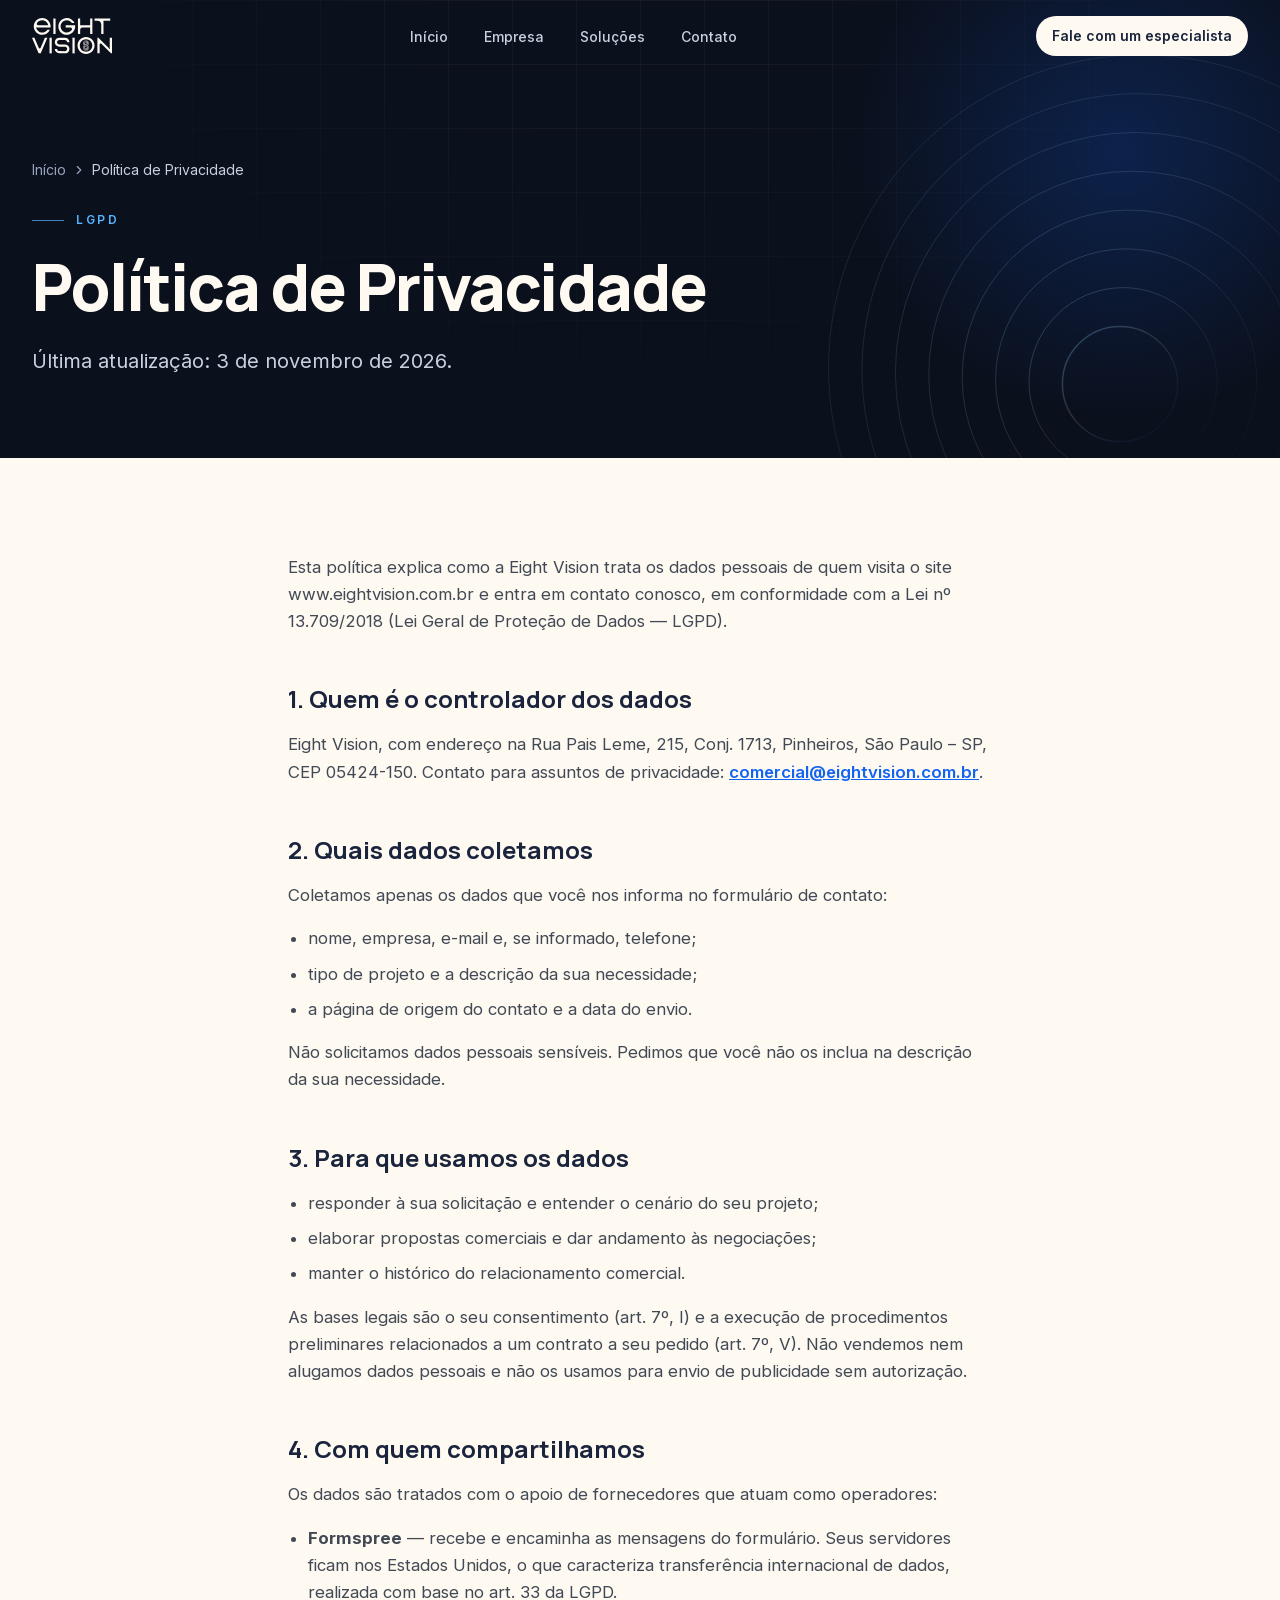
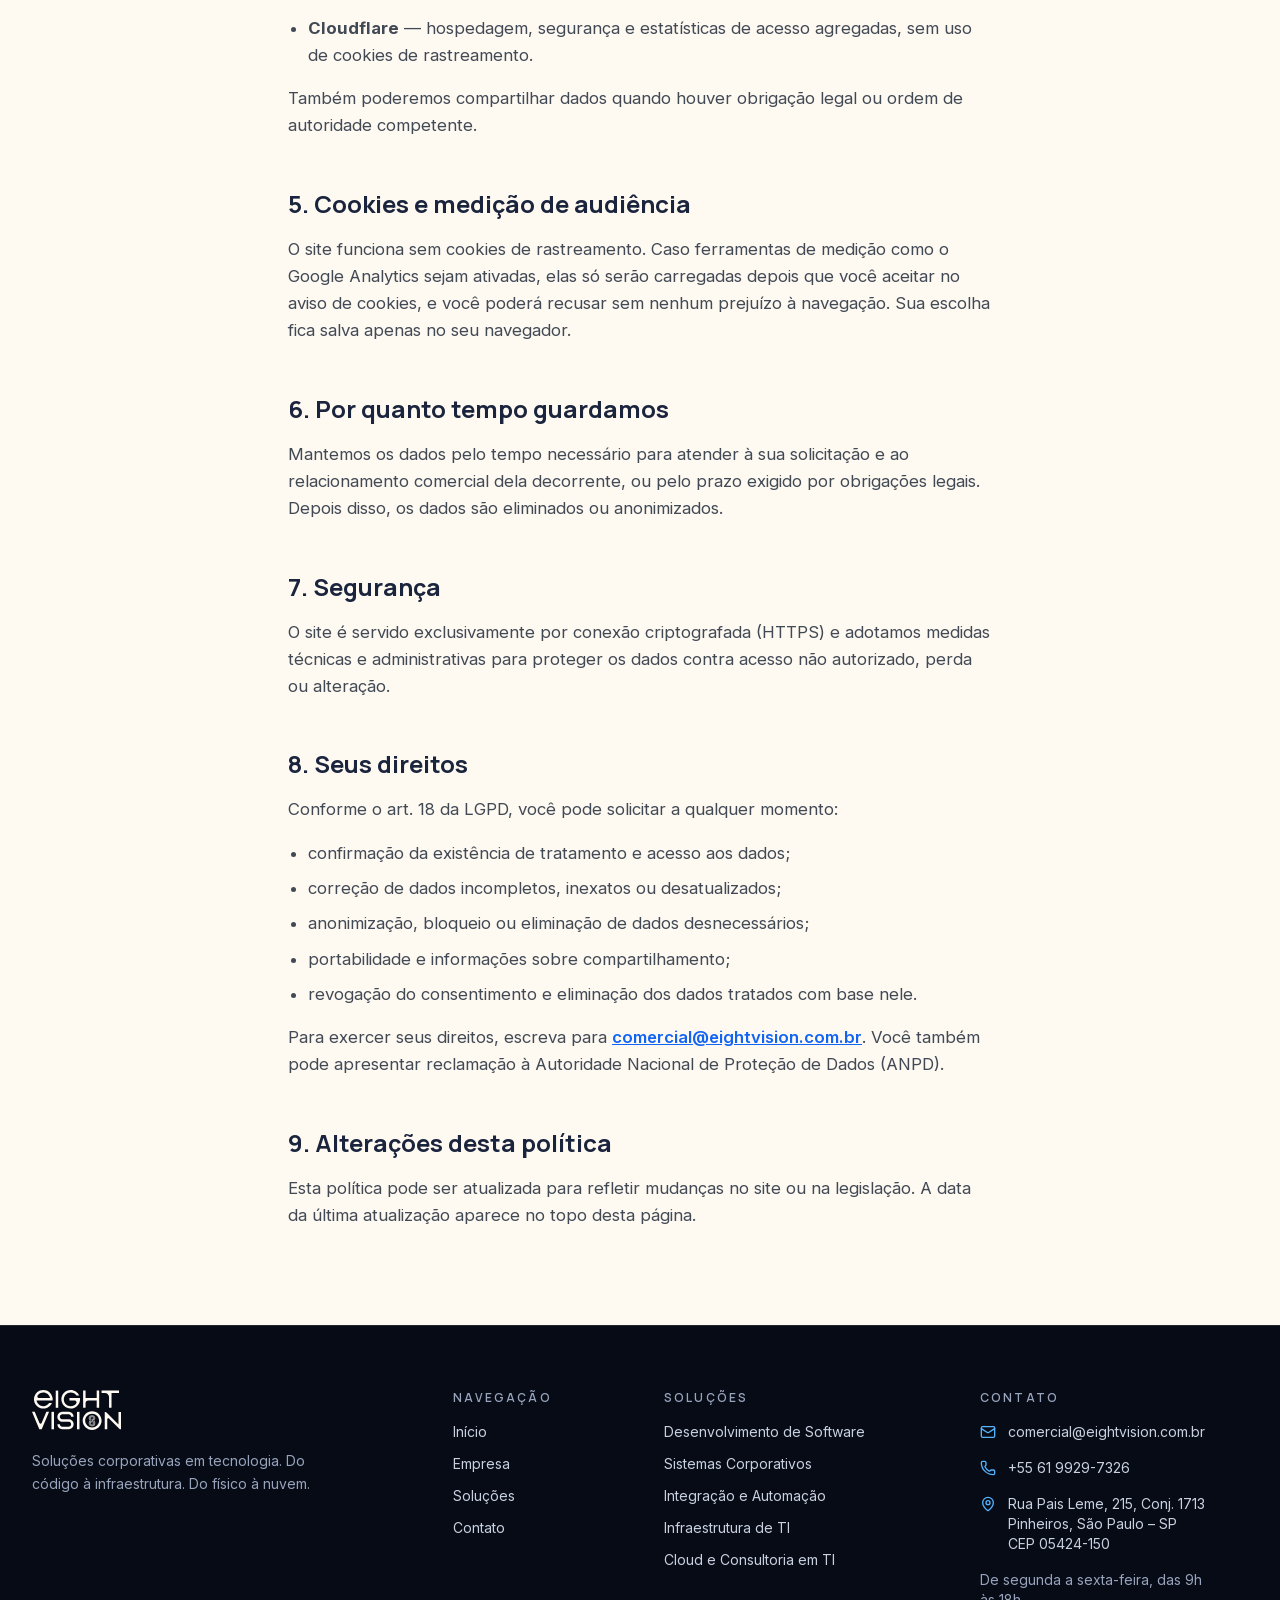
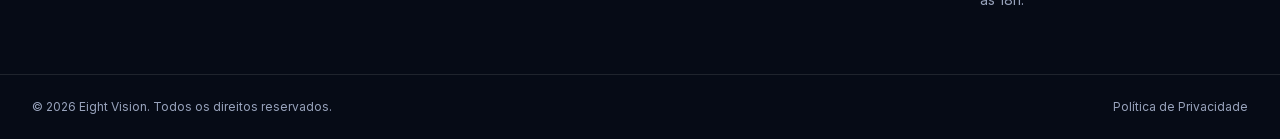
<file: privacidade/index.html>
<!DOCTYPE html><html lang="pt-BR" class="_0bjUvq_variable i_b1Kq_variable"><head><meta charSet="utf-8"/><meta name="viewport" content="width=device-width, initial-scale=1"/><link rel="preload" href="/_next/static/media/07c7676b89ed2778-s.p.2bn3s6zvc0dyp.woff2" as="font" crossorigin="" type="font/woff2"/><link rel="preload" href="/_next/static/media/82450a180bcad83c-s.p.0p-wng2nn8o-p.woff2" as="font" crossorigin="" type="font/woff2"/><link rel="preload" as="image" href="/brand/logo-marfim.svg"/><link rel="stylesheet" href="/_next/static/chunks/24tjcp1nod15t.css" data-precedence="next"/><link rel="preload" as="script" fetchPriority="low" href="/_next/static/chunks/1pcw6gskne7pf.js"/><script src="/_next/static/chunks/1wnov70f88xjy.js" async=""></script><script src="/_next/static/chunks/2pffymnt3iag4.js" async=""></script><script src="/_next/static/chunks/0c98xzjfks9hq.js" async=""></script><script src="/_next/static/chunks/turbopack-077hmtqrhcoji.js" async=""></script><script src="/_next/static/chunks/132k7-krhf-1y.js" async=""></script><script src="/_next/static/chunks/42tpt-6szlcco.js" async=""></script><meta name="next-size-adjust" content=""/><meta name="theme-color" content="#0B101D"/><meta name="color-scheme" content="dark"/><title>Política de Privacidade | Eight Vision</title><meta name="description" content="Como a Eight Vision coleta, utiliza e protege os dados pessoais informados no site, em conformidade com a Lei Geral de Proteção de Dados (LGPD)."/><meta name="application-name" content="Eight Vision"/><link rel="canonical" href="https://www.eightvision.com.br/privacidade/"/><meta name="format-detection" content="telephone=no"/><meta property="og:title" content="Política de Privacidade | Eight Vision"/><meta property="og:description" content="Como a Eight Vision coleta, utiliza e protege os dados pessoais informados no site, em conformidade com a Lei Geral de Proteção de Dados (LGPD)."/><meta property="og:url" content="https://www.eightvision.com.br/privacidade/"/><meta property="og:site_name" content="Eight Vision"/><meta property="og:locale" content="pt_BR"/><meta property="og:image" content="https://www.eightvision.com.br/og.png"/><meta property="og:image:width" content="1200"/><meta property="og:image:height" content="630"/><meta property="og:image:alt" content="Eight Vision"/><meta property="og:type" content="website"/><meta name="twitter:card" content="summary_large_image"/><meta name="twitter:title" content="Política de Privacidade | Eight Vision"/><meta name="twitter:description" content="Como a Eight Vision coleta, utiliza e protege os dados pessoais informados no site, em conformidade com a Lei Geral de Proteção de Dados (LGPD)."/><meta name="twitter:image" content="https://www.eightvision.com.br/og.png"/><meta name="twitter:image:alt" content="Eight Vision"/><meta name="twitter:image:width" content="1200"/><meta name="twitter:image:height" content="630"/><link rel="icon" href="/icon.svg?icon.1qi4dii-uhlpd.svg" sizes="any" type="image/svg+xml"/><script src="/_next/static/chunks/0cz1d0mv5g_q7.js" noModule=""></script></head><body><div hidden=""><!--$--><!--/$--></div><a href="#conteudo" class="sr-only focus:not-sr-only focus:fixed focus:top-3 focus:left-3 focus:z-[60] focus:rounded-full focus:bg-ivory focus:px-5 focus:py-3 focus:text-navy-700">Pular para o conteúdo</a><header class="fixed inset-x-0 top-0 z-50 transition-[background-color,border-color,backdrop-filter] duration-300 border-b border-transparent"><div class="mx-auto w-full max-w-7xl px-5 sm:px-8 flex h-18 items-center justify-between gap-6"><a aria-label="Eight Vision — página inicial" class="rounded-md text-ivory" href="/"><img src="/brand/logo-marfim.svg" alt="" width="1327" height="599" class="w-auto h-8 sm:h-9" decoding="async"/></a><nav aria-label="Principal" class="hidden md:block"><ul class="flex items-center gap-1"><li><a class="rounded-full px-4 py-2 text-sm font-medium transition-colors text-fog-300 hover:text-ivory" href="/">Início</a></li><li><a class="rounded-full px-4 py-2 text-sm font-medium transition-colors text-fog-300 hover:text-ivory" href="/sobre/">Empresa</a></li><li><a class="rounded-full px-4 py-2 text-sm font-medium transition-colors text-fog-300 hover:text-ivory" href="/solucoes/">Soluções</a></li><li><a class="rounded-full px-4 py-2 text-sm font-medium transition-colors text-fog-300 hover:text-ivory" href="/contato/">Contato</a></li></ul></nav><div class="flex items-center gap-2"><a data-track="cta_header" class="group/button relative shrink-0 items-center justify-center gap-2 rounded-full font-semibold whitespace-nowrap transition-[background-color,color,box-shadow,transform] duration-200 ease-out-soft select-none active:scale-[0.98] disabled:pointer-events-none disabled:opacity-60 [&amp;_svg]:size-4 [&amp;_svg]:shrink-0 bg-ivory text-navy-700 shadow-[0_0_0_0_rgb(84_180_255/0)] hover:bg-white hover:shadow-[0_8px_32px_-6px_rgb(84_180_255/0.55)] h-10 px-4 text-sm hidden sm:inline-flex" href="/contato/">Fale com um especialista</a><button class="group/button relative inline-flex shrink-0 items-center justify-center gap-2 rounded-full font-semibold whitespace-nowrap transition-[background-color,color,box-shadow,transform] duration-200 ease-out-soft select-none active:scale-[0.98] disabled:pointer-events-none disabled:opacity-60 [&amp;_svg]:size-4 [&amp;_svg]:shrink-0 text-ivory hover:bg-ivory/[0.06] size-11 md:hidden" aria-expanded="false" aria-controls="mobile-menu" aria-label="Abrir menu"><svg xmlns="http://www.w3.org/2000/svg" width="24" height="24" viewBox="0 0 24 24" fill="none" stroke="currentColor" stroke-width="2" stroke-linecap="round" stroke-linejoin="round" class="lucide lucide-menu" aria-hidden="true"><path d="M4 5h16"></path><path d="M4 12h16"></path><path d="M4 19h16"></path></svg></button></div></div><div id="mobile-menu" hidden="" class="h-[calc(100dvh-4.5rem)] overflow-y-auto border-t border-ivory/10 bg-navy-900 md:hidden"><div class="mx-auto w-full max-w-7xl px-5 sm:px-8 flex h-full flex-col justify-between py-8"><nav aria-label="Menu móvel"><ul class="flex flex-col"><li class="border-b border-ivory/10"><a class="flex min-h-16 items-center font-display text-2xl font-semibold text-ivory" href="/">Início</a></li><li class="border-b border-ivory/10"><a class="flex min-h-16 items-center font-display text-2xl font-semibold text-ivory" href="/sobre/">Empresa</a></li><li class="border-b border-ivory/10"><a class="flex min-h-16 items-center font-display text-2xl font-semibold text-ivory" href="/solucoes/">Soluções</a></li><li class="border-b border-ivory/10"><a class="flex min-h-16 items-center font-display text-2xl font-semibold text-ivory" href="/contato/">Contato</a></li></ul></nav><a data-track="cta_mobile_menu" class="group/button relative inline-flex shrink-0 items-center justify-center gap-2 rounded-full font-semibold whitespace-nowrap transition-[background-color,color,box-shadow,transform] duration-200 ease-out-soft select-none active:scale-[0.98] disabled:pointer-events-none disabled:opacity-60 [&amp;_svg]:size-4 [&amp;_svg]:shrink-0 bg-ivory text-navy-700 shadow-[0_0_0_0_rgb(84_180_255/0)] hover:bg-white hover:shadow-[0_8px_32px_-6px_rgb(84_180_255/0.55)] h-14 px-7 text-base w-full" href="/contato/">Fale com um especialista</a></div></div></header><main id="conteudo"><section class="relative isolate overflow-hidden pt-32 pb-16 sm:pt-40 sm:pb-20"><div class="bg-grid absolute inset-0 -z-10 [mask-image:radial-gradient(ellipse_at_top,black_15%,transparent_70%)]"></div><div class="absolute top-[-30%] right-[-10%] -z-10 h-[36rem] w-[36rem] rounded-full bg-[radial-gradient(circle,rgb(18_100_243/0.22),transparent_65%)]"></div><svg viewBox="0 0 800 800" fill="none" aria-hidden="true" class="pointer-events-none absolute top-0 right-[-22rem] -z-10 w-[48rem] opacity-35 sm:right-[-14rem]"><defs><linearGradient id="rings-stroke-8" x1="0" y1="0" x2="1" y2="1"><stop offset="0" stop-color="#54B4FF" stop-opacity="0.9"></stop><stop offset="0.45" stop-color="#FEF9F1" stop-opacity="0.35"></stop><stop offset="1" stop-color="#1264F3" stop-opacity="0.05"></stop></linearGradient></defs><circle cx="400" cy="400" r="60" stroke="url(#rings-stroke-8)" stroke-width="1.6" stroke-opacity="1"></circle><circle cx="403.2" cy="397.6" r="98" stroke="url(#rings-stroke-8)" stroke-width="1" stroke-opacity="0.925"></circle><circle cx="406.4" cy="395.2" r="136" stroke="url(#rings-stroke-8)" stroke-width="1" stroke-opacity="0.85"></circle><circle cx="409.6" cy="392.8" r="174" stroke="url(#rings-stroke-8)" stroke-width="1" stroke-opacity="0.775"></circle><circle cx="412.8" cy="390.4" r="212" stroke="url(#rings-stroke-8)" stroke-width="1" stroke-opacity="0.7"></circle><circle cx="416" cy="388" r="250" stroke="url(#rings-stroke-8)" stroke-width="1" stroke-opacity="0.625"></circle><circle cx="419.2" cy="385.6" r="288" stroke="url(#rings-stroke-8)" stroke-width="1" stroke-opacity="0.55"></circle><circle cx="422.4" cy="383.2" r="326" stroke="url(#rings-stroke-8)" stroke-width="1" stroke-opacity="0.475"></circle></svg><div class="mx-auto w-full max-w-7xl px-5 sm:px-8 flex flex-col gap-8"><nav aria-label="Trilha de navegação"><ol class="flex flex-wrap items-center gap-1.5 text-sm text-fog-500"><li class="flex items-center gap-1.5"><a class="hover:text-ivory" href="/">Início</a><svg xmlns="http://www.w3.org/2000/svg" width="24" height="24" viewBox="0 0 24 24" fill="none" stroke="currentColor" stroke-width="2" stroke-linecap="round" stroke-linejoin="round" class="lucide lucide-chevron-right size-3.5" aria-hidden="true"><path d="m9 18 6-6-6-6"></path></svg></li><li class="flex items-center gap-1.5"><span aria-current="page" class="text-fog-300">Política de Privacidade</span></li></ol></nav><div class="flex max-w-3xl flex-col gap-6"><p class="eyebrow">LGPD</p><h1 class="text-headline font-extrabold sm:text-[clamp(2.5rem,1.6rem+3vw,4rem)]">Política de Privacidade</h1><p class="text-lg leading-relaxed text-fog-300 sm:text-xl">Última atualização: 3 de novembro de 2026.</p></div></div><script type="application/ld+json">{"@context":"https://schema.org","@type":"BreadcrumbList","itemListElement":[{"@type":"ListItem","position":1,"name":"Início","item":"https://www.eightvision.com.br/"},{"@type":"ListItem","position":2,"name":"Política de Privacidade","item":"https://www.eightvision.com.br/privacidade/"}]}</script></section><div class="surface-light py-20 sm:py-24"><div class="mx-auto w-full px-5 sm:px-8 max-w-3xl"><article class="flex flex-col gap-12 text-[1.05rem] leading-relaxed text-graphite/85 [&amp;_li]:ml-5 [&amp;_li]:list-disc [&amp;_ul]:flex [&amp;_ul]:flex-col [&amp;_ul]:gap-2"><p>Esta política explica como a <!-- -->Eight Vision<!-- --> trata os dados pessoais de quem visita o site<!-- --> <!-- -->www.eightvision.com.br<!-- --> e entra em contato conosco, em conformidade com a Lei nº 13.709/2018 (Lei Geral de Proteção de Dados — LGPD).</p><section class="flex flex-col gap-4"><h2 class="text-2xl font-bold">1. Quem é o controlador dos dados</h2><p>Eight Vision<!-- -->, com endereço na <!-- -->Rua Pais Leme, 215, Conj. 1713<!-- -->, <!-- -->Pinheiros<!-- -->,<!-- --> <!-- -->São Paulo<!-- --> – <!-- -->SP<!-- -->, CEP <!-- -->05424-150<!-- -->. Contato para assuntos de privacidade: <a href="mailto:comercial@eightvision.com.br" class="font-semibold text-signal-500 underline">comercial@eightvision.com.br</a>.</p></section><section class="flex flex-col gap-4"><h2 class="text-2xl font-bold">2. Quais dados coletamos</h2><p>Coletamos apenas os dados que você nos informa no formulário de contato:</p><ul><li>nome, empresa, e-mail e, se informado, telefone;</li><li>tipo de projeto e a descrição da sua necessidade;</li><li>a página de origem do contato e a data do envio.</li></ul><p>Não solicitamos dados pessoais sensíveis. Pedimos que você não os inclua na descrição da sua necessidade.</p></section><section class="flex flex-col gap-4"><h2 class="text-2xl font-bold">3. Para que usamos os dados</h2><ul><li>responder à sua solicitação e entender o cenário do seu projeto;</li><li>elaborar propostas comerciais e dar andamento às negociações;</li><li>manter o histórico do relacionamento comercial.</li></ul><p>As bases legais são o seu consentimento (art. 7º, I) e a execução de procedimentos preliminares relacionados a um contrato a seu pedido (art. 7º, V). Não vendemos nem alugamos dados pessoais e não os usamos para envio de publicidade sem autorização.</p></section><section class="flex flex-col gap-4"><h2 class="text-2xl font-bold">4. Com quem compartilhamos</h2><p>Os dados são tratados com o apoio de fornecedores que atuam como operadores:</p><ul><li><strong>Formspree</strong> — recebe e encaminha as mensagens do formulário. Seus servidores ficam nos Estados Unidos, o que caracteriza transferência internacional de dados, realizada com base no art. 33 da LGPD.</li><li><strong>Cloudflare</strong> — hospedagem, segurança e estatísticas de acesso agregadas, sem uso de cookies de rastreamento.</li></ul><p>Também poderemos compartilhar dados quando houver obrigação legal ou ordem de autoridade competente.</p></section><section class="flex flex-col gap-4"><h2 class="text-2xl font-bold">5. Cookies e medição de audiência</h2><p>O site funciona sem cookies de rastreamento. Caso ferramentas de medição como o Google Analytics sejam ativadas, elas só serão carregadas depois que você aceitar no aviso de cookies, e você poderá recusar sem nenhum prejuízo à navegação. Sua escolha fica salva apenas no seu navegador.</p></section><section class="flex flex-col gap-4"><h2 class="text-2xl font-bold">6. Por quanto tempo guardamos</h2><p>Mantemos os dados pelo tempo necessário para atender à sua solicitação e ao relacionamento comercial dela decorrente, ou pelo prazo exigido por obrigações legais. Depois disso, os dados são eliminados ou anonimizados.</p></section><section class="flex flex-col gap-4"><h2 class="text-2xl font-bold">7. Segurança</h2><p>O site é servido exclusivamente por conexão criptografada (HTTPS) e adotamos medidas técnicas e administrativas para proteger os dados contra acesso não autorizado, perda ou alteração.</p></section><section class="flex flex-col gap-4"><h2 class="text-2xl font-bold">8. Seus direitos</h2><p>Conforme o art. 18 da LGPD, você pode solicitar a qualquer momento:</p><ul><li>confirmação da existência de tratamento e acesso aos dados;</li><li>correção de dados incompletos, inexatos ou desatualizados;</li><li>anonimização, bloqueio ou eliminação de dados desnecessários;</li><li>portabilidade e informações sobre compartilhamento;</li><li>revogação do consentimento e eliminação dos dados tratados com base nele.</li></ul><p>Para exercer seus direitos, escreva para <a href="mailto:comercial@eightvision.com.br" class="font-semibold text-signal-500 underline">comercial@eightvision.com.br</a>. Você também pode apresentar reclamação à Autoridade Nacional de Proteção de Dados (ANPD).</p></section><section class="flex flex-col gap-4"><h2 class="text-2xl font-bold">9. Alterações desta política</h2><p>Esta política pode ser atualizada para refletir mudanças no site ou na legislação. A data da última atualização aparece no topo desta página.</p></section></article></div></div><!--$--><!--/$--></main><footer class="border-t border-ivory/10 bg-navy-950 text-sm"><div class="mx-auto w-full max-w-7xl px-5 sm:px-8 grid gap-12 py-16 sm:grid-cols-2 lg:grid-cols-12"><div class="flex flex-col gap-5 lg:col-span-4"><a aria-label="Eight Vision — página inicial" class="w-fit text-ivory" href="/"><img src="/brand/logo-marfim.svg" alt="" width="1327" height="599" class="w-auto h-10" decoding="async"/></a><p class="max-w-xs leading-relaxed text-fog-500">Soluções corporativas em tecnologia<!-- -->. <!-- -->Do código à infraestrutura. Do físico à nuvem.</p></div><nav aria-label="Rodapé — navegação" class="lg:col-span-2"><h2 class="mb-4 text-xs font-semibold tracking-[0.18em] text-fog-500 uppercase">Navegação</h2><ul class="flex flex-col gap-3"><li><a class="text-fog-300 hover:text-ivory" href="/">Início</a></li><li><a class="text-fog-300 hover:text-ivory" href="/sobre/">Empresa</a></li><li><a class="text-fog-300 hover:text-ivory" href="/solucoes/">Soluções</a></li><li><a class="text-fog-300 hover:text-ivory" href="/contato/">Contato</a></li></ul></nav><nav aria-label="Rodapé — soluções" class="lg:col-span-3"><h2 class="mb-4 text-xs font-semibold tracking-[0.18em] text-fog-500 uppercase">Soluções</h2><ul class="flex flex-col gap-3"><li><a class="text-fog-300 hover:text-ivory" href="/solucoes/desenvolvimento-de-software/">Desenvolvimento de Software</a></li><li><a class="text-fog-300 hover:text-ivory" href="/solucoes/sistemas-corporativos/">Sistemas Corporativos</a></li><li><a class="text-fog-300 hover:text-ivory" href="/solucoes/integracao-e-automacao/">Integração e Automação</a></li><li><a class="text-fog-300 hover:text-ivory" href="/solucoes/infraestrutura-de-ti/">Infraestrutura de TI</a></li><li><a class="text-fog-300 hover:text-ivory" href="/solucoes/cloud-e-consultoria/">Cloud e Consultoria em TI</a></li></ul></nav><address class="flex flex-col gap-4 not-italic lg:col-span-3"><h2 class="text-xs font-semibold tracking-[0.18em] text-fog-500 uppercase">Contato</h2><a href="mailto:comercial@eightvision.com.br" data-track="click_email" class="flex items-start gap-3 text-fog-300 hover:text-ivory"><svg xmlns="http://www.w3.org/2000/svg" width="24" height="24" viewBox="0 0 24 24" fill="none" stroke="currentColor" stroke-width="2" stroke-linecap="round" stroke-linejoin="round" class="lucide lucide-mail mt-0.5 size-4 shrink-0 text-signal-300" aria-hidden="true"><path d="m22 7-8.991 5.727a2 2 0 0 1-2.009 0L2 7"></path><rect x="2" y="4" width="20" height="16" rx="2"></rect></svg>comercial@eightvision.com.br</a><a href="tel:+556199297326" data-track="click_phone" class="flex items-start gap-3 text-fog-300 hover:text-ivory"><svg xmlns="http://www.w3.org/2000/svg" width="24" height="24" viewBox="0 0 24 24" fill="none" stroke="currentColor" stroke-width="2" stroke-linecap="round" stroke-linejoin="round" class="lucide lucide-phone mt-0.5 size-4 shrink-0 text-signal-300" aria-hidden="true"><path d="M13.832 16.568a1 1 0 0 0 1.213-.303l.355-.465A2 2 0 0 1 17 15h3a2 2 0 0 1 2 2v3a2 2 0 0 1-2 2A18 18 0 0 1 2 4a2 2 0 0 1 2-2h3a2 2 0 0 1 2 2v3a2 2 0 0 1-.8 1.6l-.468.351a1 1 0 0 0-.292 1.233 14 14 0 0 0 6.392 6.384"></path></svg>+55 61 9929-7326</a><p class="flex items-start gap-3 text-fog-300"><svg xmlns="http://www.w3.org/2000/svg" width="24" height="24" viewBox="0 0 24 24" fill="none" stroke="currentColor" stroke-width="2" stroke-linecap="round" stroke-linejoin="round" class="lucide lucide-map-pin mt-0.5 size-4 shrink-0 text-signal-300" aria-hidden="true"><path d="M20 10c0 4.993-5.539 10.193-7.399 11.799a1 1 0 0 1-1.202 0C9.539 20.193 4 14.993 4 10a8 8 0 0 1 16 0"></path><circle cx="12" cy="10" r="3"></circle></svg><span>Rua Pais Leme, 215, Conj. 1713<br/>Pinheiros<!-- -->, <!-- -->São Paulo<!-- --> – <!-- -->SP<br/>CEP <!-- -->05424-150</span></p><p class="text-fog-500">De segunda a sexta-feira, das 9h às 18h.</p></address></div><div class="mx-auto w-full max-w-7xl px-5 sm:px-8 flex flex-col gap-3 border-t border-ivory/10 py-6 text-xs text-fog-500 sm:flex-row sm:items-center sm:justify-between"><p>© <!-- -->2026<!-- --> <!-- -->Eight Vision<!-- -->. Todos os direitos reservados.</p><a class="hover:text-ivory" href="/privacidade/">Política de Privacidade</a></div></footer><script type="application/ld+json">{"@context":"https://schema.org","@type":"Organization","@id":"https://www.eightvision.com.br/#organization","name":"Eight Vision","url":"https://www.eightvision.com.br","logo":"https://www.eightvision.com.br/brand/logo-navy.svg","description":"A Eight Vision desenvolve softwares, sistemas corporativos, integrações e infraestrutura de TI para empresas que precisam de tecnologia alinhada ao negócio.","email":"comercial@eightvision.com.br","telephone":"+556199297326","address":{"@type":"PostalAddress","streetAddress":"Rua Pais Leme, 215, Conj. 1713","addressLocality":"São Paulo","addressRegion":"SP","postalCode":"05424-150","addressCountry":"BR"},"contactPoint":{"@type":"ContactPoint","contactType":"sales","email":"comercial@eightvision.com.br","telephone":"+556199297326","availableLanguage":["Portuguese"]},"sameAs":[]}</script><script id="_R_">(globalThis["TURBOPACK"] || (globalThis["TURBOPACK"] = [])).push({"otherChunks":["static/chunks/1pcw6gskne7pf.js","static/chunks/1wnov70f88xjy.js","static/chunks/2pffymnt3iag4.js","static/chunks/0c98xzjfks9hq.js"],"runtimeModuleIds":[94553]});</script><script src="/_next/static/chunks/1pcw6gskne7pf.js" async=""></script><script>(self.__next_f=self.__next_f||[]).push([0])</script><script>self.__next_f.push([1,"1:\"$Sreact.fragment\"\n2:\"/_next/static/chunks/132k7-krhf-1y.js\"\n3:\"/_next/static/chunks/42tpt-6szlcco.js\"\n4:I[36746,[\"$2\",\"$3\"],\"MotionProvider\"]\n5:I[49786,[\"$2\",\"$3\"],\"Header\"]\n6:I[39756,[\"$2\",\"$3\"],\"default\"]\n7:I[37457,[\"$2\",\"$3\"],\"default\"]\n8:I[22016,[\"$2\",\"$3\"],\"\"]\n9:I[5014,[\"$2\",\"$3\"],\"default\"]\n13:I[68027,[\"$2\",\"$3\"],\"default\",1]\n:HL[\"/_next/static/chunks/24tjcp1nod15t.css\",\"style\"]\n:HL[\"/_next/static/media/07c7676b89ed2778-s.p.2bn3s6zvc0dyp.woff2\",\"font\",{\"crossOrigin\":\"\",\"type\":\"font/woff2\"}]\n:HL[\"/_next/static/media/82450a180bcad83c-s.p.0p-wng2nn8o-p.woff2\",\"font\",{\"crossOrigin\":\"\",\"type\":\"font/woff2\"}]\nf:X\n10:[[\"children\",{\"s\":\"__PAGE__\",\"h\":512,\"d\":{\"r\":\"$L11\",\"p\":false,\"v\":null}}]]\nd:[[\"children\",{\"s\":\"privacidade\",\"h\":512,\"d\":{\"r\":\"$Le\",\"p\":false,\"v\":\"$f\"},\"c\":\"$Q10\"}]]\n"])</script><script>self.__next_f.push([1,"0:{\"P\":null,\"c\":[\"\",\"privacidade\",\"\"],\"q\":\"\",\"i\":false,\"t\":{\"t\":{\"s\":\"\",\"h\":528,\"d\":{\"r\":[\"$\",\"$1\",\"c\",{\"children\":[[[\"$\",\"link\",\"0\",{\"rel\":\"stylesheet\",\"href\":\"/_next/static/chunks/24tjcp1nod15t.css\",\"precedence\":\"next\",\"crossOrigin\":\"$undefined\",\"nonce\":\"$undefined\"}],[\"$\",\"script\",\"script-0\",{\"src\":\"/_next/static/chunks/132k7-krhf-1y.js\",\"async\":true,\"nonce\":\"$undefined\"}],[\"$\",\"script\",\"script-1\",{\"src\":\"/_next/static/chunks/42tpt-6szlcco.js\",\"async\":true,\"nonce\":\"$undefined\"}]],[\"$\",\"html\",null,{\"lang\":\"pt-BR\",\"className\":\"_0bjUvq_variable i_b1Kq_variable\",\"children\":[\"$\",\"body\",null,{\"children\":[[\"$\",\"a\",null,{\"href\":\"#conteudo\",\"className\":\"sr-only focus:not-sr-only focus:fixed focus:top-3 focus:left-3 focus:z-[60] focus:rounded-full focus:bg-ivory focus:px-5 focus:py-3 focus:text-navy-700\",\"children\":\"Pular para o conteúdo\"}],[\"$\",\"$L4\",null,{\"children\":[[\"$\",\"$L5\",null,{}],[\"$\",\"main\",null,{\"id\":\"conteudo\",\"children\":[\"$\",\"$L6\",null,{\"parallelRouterKey\":\"children\",\"error\":\"$undefined\",\"errorStyles\":\"$undefined\",\"errorScripts\":\"$undefined\",\"template\":[\"$\",\"$L7\",null,{}],\"templateStyles\":\"$undefined\",\"templateScripts\":\"$undefined\",\"notFound\":[[\"$\",\"section\",null,{\"className\":\"relative isolate flex min-h-[80vh] items-center overflow-hidden pt-32 pb-20\",\"children\":[[\"$\",\"svg\",null,{\"viewBox\":\"0 0 800 800\",\"fill\":\"none\",\"aria-hidden\":\"true\",\"className\":\"pointer-events-none absolute top-1/2 left-1/2 -z-10 w-[52rem] max-w-none -translate-x-1/2 -translate-y-1/2 opacity-30\",\"children\":[[\"$\",\"defs\",null,{\"children\":[\"$\",\"linearGradient\",null,{\"id\":\"rings-stroke-10\",\"x1\":\"0\",\"y1\":\"0\",\"x2\":\"1\",\"y2\":\"1\",\"children\":[[\"$\",\"stop\",null,{\"offset\":\"0\",\"stopColor\":\"#54B4FF\",\"stopOpacity\":\"0.9\"}],[\"$\",\"stop\",null,{\"offset\":\"0.45\",\"stopColor\":\"#FEF9F1\",\"stopOpacity\":\"0.35\"}],[\"$\",\"stop\",null,{\"offset\":\"1\",\"stopColor\":\"#1264F3\",\"stopOpacity\":\"0.05\"}]]}]}],[[\"$\",\"circle\",\"0\",{\"cx\":400,\"cy\":400,\"r\":60,\"stroke\":\"url(#rings-stroke-10)\",\"strokeWidth\":1.6,\"strokeOpacity\":1}],[\"$\",\"circle\",\"1\",{\"cx\":403.2,\"cy\":397.6,\"r\":98,\"stroke\":\"url(#rings-stroke-10)\",\"strokeWidth\":1,\"strokeOpacity\":0.925}],[\"$\",\"circle\",\"2\",{\"cx\":406.4,\"cy\":395.2,\"r\":136,\"stroke\":\"url(#rings-stroke-10)\",\"strokeWidth\":1,\"strokeOpacity\":0.85}],[\"$\",\"circle\",\"3\",{\"cx\":409.6,\"cy\":392.8,\"r\":174,\"stroke\":\"url(#rings-stroke-10)\",\"strokeWidth\":1,\"strokeOpacity\":0.775}],[\"$\",\"circle\",\"4\",{\"cx\":412.8,\"cy\":390.4,\"r\":212,\"stroke\":\"url(#rings-stroke-10)\",\"strokeWidth\":1,\"strokeOpacity\":0.7}],[\"$\",\"circle\",\"5\",{\"cx\":416,\"cy\":388,\"r\":250,\"stroke\":\"url(#rings-stroke-10)\",\"strokeWidth\":1,\"strokeOpacity\":0.625}],[\"$\",\"circle\",\"6\",{\"cx\":419.2,\"cy\":385.6,\"r\":288,\"stroke\":\"url(#rings-stroke-10)\",\"strokeWidth\":1,\"strokeOpacity\":0.55}],[\"$\",\"circle\",\"7\",{\"cx\":422.4,\"cy\":383.2,\"r\":326,\"stroke\":\"url(#rings-stroke-10)\",\"strokeWidth\":1,\"strokeOpacity\":0.475}],[\"$\",\"circle\",\"8\",{\"cx\":425.6,\"cy\":380.8,\"r\":364,\"stroke\":\"url(#rings-stroke-10)\",\"strokeWidth\":1,\"strokeOpacity\":0.4}],[\"$\",\"circle\",\"9\",{\"cx\":428.8,\"cy\":378.4,\"r\":402,\"stroke\":\"url(#rings-stroke-10)\",\"strokeWidth\":1,\"strokeOpacity\":0.32500000000000007}]]]}],[\"$\",\"div\",null,{\"className\":\"mx-auto w-full max-w-7xl px-5 sm:px-8 flex flex-col items-center gap-6 text-center\",\"children\":[[\"$\",\"p\",null,{\"className\":\"font-mono text-sm text-signal-300\",\"children\":\"Erro 404\"}],[\"$\",\"h1\",null,{\"className\":\"text-headline font-extrabold\",\"children\":\"Esta página não existe.\"}],[\"$\",\"p\",null,{\"className\":\"max-w-md text-lg text-fog-300\",\"children\":\"O endereço pode ter mudado ou estar incorreto. Que tal recomeçar pela página inicial?\"}],[\"$\",\"div\",null,{\"className\":\"flex flex-col gap-3 sm:flex-row\",\"children\":[[\"$\",\"$L8\",null,{\"href\":\"/\",\"children\":[[\"$\",\"$L9\",null,{\"ref\":\"$undefined\",\"icon\":{\"name\":\"arrow-left\",\"size\":24,\"node\":[[\"path\",{\"d\":\"m12 19-7-7 7-7\",\"key\":\"1l729n\"}],[\"path\",{\"d\":\"M19 12H5\",\"key\":\"x3x0zl\"}]]},\"className\":\"$undefined\"}],\"Voltar ao início\"],\"className\":\"group/button relative inline-flex shrink-0 items-center justify-center gap-2 rounded-full font-semibold whitespace-nowrap transition-[background-color,color,box-shadow,transform] duration-200 ease-out-soft select-none active:scale-[0.98] disabled:pointer-events-none disabled:opacity-60 [\u0026_svg]:size-4 [\u0026_svg]:shrink-0 bg-ivory text-navy-700 shadow-[0_0_0_0_rgb(84_180_255/0)] hover:bg-white hover:shadow-[0_8px_32px_-6px_rgb(84_180_255/0.55)] h-14 px-7 text-base\",\"ref\":null}],[\"$\",\"$L8\",null,{\"href\":\"/contato/\",\"children\":\"Falar com a equipe\",\"className\":\"group/button relative inline-flex shrink-0 items-center justify-center gap-2 rounded-full font-semibold whitespace-nowrap transition-[background-color,color,box-shadow,transform] duration-200 ease-out-soft select-none active:scale-[0.98] disabled:pointer-events-none disabled:opacity-60 [\u0026_svg]:size-4 [\u0026_svg]:shrink-0 border border-ivory/25 bg-ivory/[0.03] text-ivory hover:border-ivory/50 hover:bg-ivory/[0.07] h-14 px-7 text-base\",\"ref\":null}]]}]]}]]}],[]],\"forbidden\":\"$undefined\",\"unauthorized\":\"$undefined\"}]}],\"$La\"]}],\"$Lb\",\"$Lc\"]}]}]]}],\"p\":false,\"v\":null},\"c\":\"$Qd\"},\"h\":{\"r\":\"$L12\",\"p\":false,\"v\":null}},\"m\":\"$undefined\",\"G\":[\"$13\",[\"$L14\"]],\"S\":true,\"r\":\"$undefined\",\"s\":\"$undefined\",\"a\":\"$undefined\",\"l\":\"$undefined\",\"p\":\"$undefined\",\"d\":\"$undefined\",\"b\":\"Agz523twkF2modJMcxGia\"}\n"])</script><script>self.__next_f.push([1,"18:I[95272,[\"$2\",\"$3\"],\"Analytics\"]\n23:\"ViewportBoundary\"\n24:I[97367,[\"$2\",\"$3\"],\"$23\"]\n26:\"MetadataBoundary\"\n27:I[97367,[\"$2\",\"$3\"],\"$26\"]\n28:\"$Sreact.suspense\"\n:HL[\"/brand/logo-marfim.svg\",\"image\"]\n"])</script><script>self.__next_f.push([1,"a:[\"$\",\"footer\",null,{\"className\":\"border-t border-ivory/10 bg-navy-950 text-sm\",\"children\":[[\"$\",\"div\",null,{\"className\":\"mx-auto w-full max-w-7xl px-5 sm:px-8 grid gap-12 py-16 sm:grid-cols-2 lg:grid-cols-12\",\"children\":[[\"$\",\"div\",null,{\"className\":\"flex flex-col gap-5 lg:col-span-4\",\"children\":[[\"$\",\"$L8\",null,{\"href\":\"/\",\"aria-label\":\"Eight Vision — página inicial\",\"className\":\"w-fit text-ivory\",\"children\":[\"$\",\"img\",null,{\"src\":\"/brand/logo-marfim.svg\",\"alt\":\"\",\"width\":1327,\"height\":599,\"className\":\"w-auto h-10\",\"decoding\":\"async\"}]}],[\"$\",\"p\",null,{\"className\":\"max-w-xs leading-relaxed text-fog-500\",\"children\":[\"Soluções corporativas em tecnologia\",\". \",\"Do código à infraestrutura. Do físico à nuvem.\"]}]]}],[\"$\",\"nav\",null,{\"aria-label\":\"Rodapé — navegação\",\"className\":\"lg:col-span-2\",\"children\":[[\"$\",\"h2\",null,{\"className\":\"mb-4 text-xs font-semibold tracking-[0.18em] text-fog-500 uppercase\",\"children\":\"Navegação\"}],[\"$\",\"ul\",null,{\"className\":\"flex flex-col gap-3\",\"children\":[[\"$\",\"li\",\"/\",{\"children\":[\"$\",\"$L8\",null,{\"href\":\"/\",\"className\":\"text-fog-300 hover:text-ivory\",\"children\":\"Início\"}]}],[\"$\",\"li\",\"/sobre/\",{\"children\":[\"$\",\"$L8\",null,{\"href\":\"/sobre/\",\"className\":\"text-fog-300 hover:text-ivory\",\"children\":\"Empresa\"}]}],[\"$\",\"li\",\"/solucoes/\",{\"children\":[\"$\",\"$L8\",null,{\"href\":\"/solucoes/\",\"className\":\"text-fog-300 hover:text-ivory\",\"children\":\"Soluções\"}]}],[\"$\",\"li\",\"/contato/\",{\"children\":[\"$\",\"$L8\",null,{\"href\":\"/contato/\",\"className\":\"text-fog-300 hover:text-ivory\",\"children\":\"Contato\"}]}]]}]]}],[\"$\",\"nav\",null,{\"aria-label\":\"Rodapé — soluções\",\"className\":\"lg:col-span-3\",\"children\":[[\"$\",\"h2\",null,{\"className\":\"mb-4 text-xs font-semibold tracking-[0.18em] text-fog-500 uppercase\",\"children\":\"Soluções\"}],[\"$\",\"ul\",null,{\"className\":\"flex flex-col gap-3\",\"children\":[[\"$\",\"li\",\"desenvolvimento-de-software\",{\"children\":[\"$\",\"$L8\",null,{\"href\":\"/solucoes/desenvolvimento-de-software/\",\"className\":\"text-fog-300 hover:text-ivory\",\"children\":\"Desenvolvimento de Software\"}]}],[\"$\",\"li\",\"sistemas-corporativos\",{\"children\":[\"$\",\"$L8\",null,{\"href\":\"/solucoes/sistemas-corporativos/\",\"className\":\"text-fog-300 hover:text-ivory\",\"children\":\"Sistemas Corporativos\"}]}],[\"$\",\"li\",\"integracao-e-automacao\",{\"children\":[\"$\",\"$L8\",null,{\"href\":\"/solucoes/integracao-e-automacao/\",\"className\":\"text-fog-300 hover:text-ivory\",\"children\":\"Integração e Automação\"}]}],[\"$\",\"li\",\"infraestrutura-de-ti\",{\"children\":[\"$\",\"$L8\",null,{\"href\":\"/solucoes/infraestrutura-de-ti/\",\"className\":\"text-fog-300 hover:text-ivory\",\"children\":\"Infraestrutura de TI\"}]}],[\"$\",\"li\",\"cloud-e-consultoria\",{\"children\":[\"$\",\"$L8\",null,{\"href\":\"/solucoes/cloud-e-consultoria/\",\"className\":\"text-fog-300 hover:text-ivory\",\"children\":\"Cloud e Consultoria em TI\"}]}]]}]]}],[\"$\",\"address\",null,{\"className\":\"flex flex-col gap-4 not-italic lg:col-span-3\",\"children\":[[\"$\",\"h2\",null,{\"className\":\"text-xs font-semibold tracking-[0.18em] text-fog-500 uppercase\",\"children\":\"Contato\"}],[\"$\",\"a\",null,{\"href\":\"mailto:comercial@eightvision.com.br\",\"data-track\":\"click_email\",\"className\":\"flex items-start gap-3 text-fog-300 hover:text-ivory\",\"children\":[[\"$\",\"$L9\",null,{\"ref\":\"$undefined\",\"icon\":{\"name\":\"mail\",\"size\":24,\"node\":[[\"path\",{\"d\":\"m22 7-8.991 5.727a2 2 0 0 1-2.009 0L2 7\",\"key\":\"132q7q\"}],[\"rect\",{\"x\":\"2\",\"y\":\"4\",\"width\":\"20\",\"height\":\"16\",\"rx\":\"2\",\"key\":\"izxlao\"}]]},\"className\":\"mt-0.5 size-4 shrink-0 text-signal-300\",\"aria-hidden\":\"true\"}],\"comercial@eightvision.com.br\"]}],[\"$\",\"a\",null,{\"href\":\"tel:+556199297326\",\"data-track\":\"click_phone\",\"className\":\"flex items-start gap-3 text-fog-300 hover:text-ivory\",\"children\":[[\"$\",\"$L9\",null,{\"ref\":\"$undefined\",\"icon\":{\"name\":\"phone\",\"size\":24,\"node\":[[\"path\",{\"d\":\"M13.832 16.568a1 1 0 0 0 1.213-.303l.355-.465A2 2 0 0 1 17 15h3a2 2 0 0 1 2 2v3a2 2 0 0 1-2 2A18 18 0 0 1 2 4a2 2 0 0 1 2-2h3a2 2 0 0 1 2 2v3a2 2 0 0 1-.8 1.6l-.468.351a1 1 0 0 0-.292 1.233 14 14 0 0 0 6.392 6.384\",\"key\":\"9njp5v\"}]]},\"className\":\"mt-0.5 size-4 shrink-0 text-signal-300\",\"aria-hidden\":\"true\"}],\"+55 61 9929-7326\"]}],[\"$\",\"p\",null,{\"className\":\"flex items-start gap-3 text-fog-300\",\"children\":[[\"$\",\"$L9\",null,{\"ref\":\"$undefined\",\"icon\":{\"name\":\"map-pin\",\"size\":24,\"node\":[[\"path\",{\"d\":\"M20 10c0 4.993-5.539 10.193-7.399 11.799a1 1 0 0 1-1.202 0C9.539 20.193 4 14.993 4 10a8 8 0 0 1 16 0\",\"key\":\"1r0f0z\"}],[\"circle\",{\"cx\":\"12\",\"cy\":\"10\",\"r\":\"3\",\"key\":\"ilqhr7\"}]]},\"className\":\"mt-0.5 size-4 shrink-0 text-signal-300\",\"aria-hidden\":\"true\"}],\"$L15\"]}],\"$L16\",null]}]]}],\"$L17\"]}]\n"])</script><script>self.__next_f.push([1,"b:[\"$\",\"script\",null,{\"type\":\"application/ld+json\",\"dangerouslySetInnerHTML\":{\"__html\":\"{\\\"@context\\\":\\\"https://schema.org\\\",\\\"@type\\\":\\\"Organization\\\",\\\"@id\\\":\\\"https://www.eightvision.com.br/#organization\\\",\\\"name\\\":\\\"Eight Vision\\\",\\\"url\\\":\\\"https://www.eightvision.com.br\\\",\\\"logo\\\":\\\"https://www.eightvision.com.br/brand/logo-navy.svg\\\",\\\"description\\\":\\\"A Eight Vision desenvolve softwares, sistemas corporativos, integrações e infraestrutura de TI para empresas que precisam de tecnologia alinhada ao negócio.\\\",\\\"email\\\":\\\"comercial@eightvision.com.br\\\",\\\"telephone\\\":\\\"+556199297326\\\",\\\"address\\\":{\\\"@type\\\":\\\"PostalAddress\\\",\\\"streetAddress\\\":\\\"Rua Pais Leme, 215, Conj. 1713\\\",\\\"addressLocality\\\":\\\"São Paulo\\\",\\\"addressRegion\\\":\\\"SP\\\",\\\"postalCode\\\":\\\"05424-150\\\",\\\"addressCountry\\\":\\\"BR\\\"},\\\"contactPoint\\\":{\\\"@type\\\":\\\"ContactPoint\\\",\\\"contactType\\\":\\\"sales\\\",\\\"email\\\":\\\"comercial@eightvision.com.br\\\",\\\"telephone\\\":\\\"+556199297326\\\",\\\"availableLanguage\\\":[\\\"Portuguese\\\"]},\\\"sameAs\\\":[]}\"}}]\nc:[\"$\",\"$L18\",null,{}]\ne:[\"$\",\"$1\",\"c\",{\"children\":[null,[\"$\",\"$L6\",null,{\"parallelRouterKey\":\"children\",\"error\":\"$undefined\",\"errorStyles\":\"$undefined\",\"errorScripts\":\"$undefined\",\"template\":[\"$\",\"$L7\",null,{}],\"templateStyles\":\"$undefined\",\"templateScripts\":\"$undefined\",\"notFound\":\"$undefined\",\"forbidden\":\"$undefined\",\"unauthorized\":\"$undefined\"}]]}]\n"])</script><script>self.__next_f.push([1,"11:[\"$\",\"$1\",\"c\",{\"children\":[[[\"$\",\"section\",null,{\"className\":\"relative isolate overflow-hidden pt-32 pb-16 sm:pt-40 sm:pb-20\",\"children\":[[\"$\",\"div\",null,{\"className\":\"bg-grid absolute inset-0 -z-10 [mask-image:radial-gradient(ellipse_at_top,black_15%,transparent_70%)]\"}],[\"$\",\"div\",null,{\"className\":\"absolute top-[-30%] right-[-10%] -z-10 h-[36rem] w-[36rem] rounded-full bg-[radial-gradient(circle,rgb(18_100_243/0.22),transparent_65%)]\"}],[\"$\",\"svg\",null,{\"viewBox\":\"0 0 800 800\",\"fill\":\"none\",\"aria-hidden\":\"true\",\"className\":\"pointer-events-none absolute top-0 right-[-22rem] -z-10 w-[48rem] opacity-35 sm:right-[-14rem]\",\"children\":[[\"$\",\"defs\",null,{\"children\":[\"$\",\"linearGradient\",null,{\"id\":\"rings-stroke-8\",\"x1\":\"0\",\"y1\":\"0\",\"x2\":\"1\",\"y2\":\"1\",\"children\":[[\"$\",\"stop\",null,{\"offset\":\"0\",\"stopColor\":\"#54B4FF\",\"stopOpacity\":\"0.9\"}],[\"$\",\"stop\",null,{\"offset\":\"0.45\",\"stopColor\":\"#FEF9F1\",\"stopOpacity\":\"0.35\"}],[\"$\",\"stop\",null,{\"offset\":\"1\",\"stopColor\":\"#1264F3\",\"stopOpacity\":\"0.05\"}]]}]}],[[\"$\",\"circle\",\"0\",{\"cx\":400,\"cy\":400,\"r\":60,\"stroke\":\"url(#rings-stroke-8)\",\"strokeWidth\":1.6,\"strokeOpacity\":1}],[\"$\",\"circle\",\"1\",{\"cx\":403.2,\"cy\":397.6,\"r\":98,\"stroke\":\"url(#rings-stroke-8)\",\"strokeWidth\":1,\"strokeOpacity\":0.925}],[\"$\",\"circle\",\"2\",{\"cx\":406.4,\"cy\":395.2,\"r\":136,\"stroke\":\"url(#rings-stroke-8)\",\"strokeWidth\":1,\"strokeOpacity\":0.85}],[\"$\",\"circle\",\"3\",{\"cx\":409.6,\"cy\":392.8,\"r\":174,\"stroke\":\"url(#rings-stroke-8)\",\"strokeWidth\":1,\"strokeOpacity\":0.775}],[\"$\",\"circle\",\"4\",{\"cx\":412.8,\"cy\":390.4,\"r\":212,\"stroke\":\"url(#rings-stroke-8)\",\"strokeWidth\":1,\"strokeOpacity\":0.7}],[\"$\",\"circle\",\"5\",{\"cx\":416,\"cy\":388,\"r\":250,\"stroke\":\"url(#rings-stroke-8)\",\"strokeWidth\":1,\"strokeOpacity\":0.625}],[\"$\",\"circle\",\"6\",{\"cx\":419.2,\"cy\":385.6,\"r\":288,\"stroke\":\"url(#rings-stroke-8)\",\"strokeWidth\":1,\"strokeOpacity\":0.55}],[\"$\",\"circle\",\"7\",{\"cx\":422.4,\"cy\":383.2,\"r\":326,\"stroke\":\"url(#rings-stroke-8)\",\"strokeWidth\":1,\"strokeOpacity\":0.475}]]]}],[\"$\",\"div\",null,{\"className\":\"mx-auto w-full max-w-7xl px-5 sm:px-8 flex flex-col gap-8\",\"children\":[[\"$\",\"nav\",null,{\"aria-label\":\"Trilha de navegação\",\"children\":[\"$\",\"ol\",null,{\"className\":\"flex flex-wrap items-center gap-1.5 text-sm text-fog-500\",\"children\":[[\"$\",\"li\",\"/\",{\"className\":\"flex items-center gap-1.5\",\"children\":[[\"$\",\"$L8\",null,{\"href\":\"/\",\"className\":\"hover:text-ivory\",\"children\":\"Início\"}],[\"$\",\"$L9\",null,{\"ref\":\"$undefined\",\"icon\":{\"name\":\"chevron-right\",\"size\":24,\"node\":[[\"path\",{\"d\":\"m9 18 6-6-6-6\",\"key\":\"mthhwq\"}]]},\"className\":\"size-3.5\",\"aria-hidden\":\"true\"}]]}],[\"$\",\"li\",\"/privacidade/\",{\"className\":\"flex items-center gap-1.5\",\"children\":[\"$\",\"span\",null,{\"aria-current\":\"page\",\"className\":\"text-fog-300\",\"children\":\"Política de Privacidade\"}]}]]}]}],[\"$\",\"div\",null,{\"className\":\"flex max-w-3xl flex-col gap-6\",\"children\":[[\"$\",\"p\",null,{\"className\":\"eyebrow\",\"children\":\"LGPD\"}],[\"$\",\"h1\",null,{\"className\":\"text-headline font-extrabold sm:text-[clamp(2.5rem,1.6rem+3vw,4rem)]\",\"children\":\"Política de Privacidade\"}],[\"$\",\"p\",null,{\"className\":\"text-lg leading-relaxed text-fog-300 sm:text-xl\",\"children\":\"Última atualização: 3 de novembro de 2026.\"}]]}],\"$undefined\"]}],[\"$\",\"script\",null,{\"type\":\"application/ld+json\",\"dangerouslySetInnerHTML\":{\"__html\":\"{\\\"@context\\\":\\\"https://schema.org\\\",\\\"@type\\\":\\\"BreadcrumbList\\\",\\\"itemListElement\\\":[{\\\"@type\\\":\\\"ListItem\\\",\\\"position\\\":1,\\\"name\\\":\\\"Início\\\",\\\"item\\\":\\\"https://www.eightvision.com.br/\\\"},{\\\"@type\\\":\\\"ListItem\\\",\\\"position\\\":2,\\\"name\\\":\\\"Política de Privacidade\\\",\\\"item\\\":\\\"https://www.eightvision.com.br/privacidade/\\\"}]}\"}}]]}],[\"$\",\"div\",null,{\"className\":\"surface-light py-20 sm:py-24\",\"children\":[\"$\",\"div\",null,{\"className\":\"mx-auto w-full px-5 sm:px-8 max-w-3xl\",\"children\":[\"$\",\"article\",null,{\"className\":\"flex flex-col gap-12 text-[1.05rem] leading-relaxed text-graphite/85 [\u0026_li]:ml-5 [\u0026_li]:list-disc [\u0026_ul]:flex [\u0026_ul]:flex-col [\u0026_ul]:gap-2\",\"children\":[[\"$\",\"p\",null,{\"children\":[\"Esta política explica como a \",\"Eight Vision\",\" trata os dados pessoais de quem visita o site\",\" \",\"www.eightvision.com.br\",\" e entra em contato conosco, em conformidade com a Lei nº 13.709/2018 (Lei Geral de Proteção de Dados — LGPD).\"]}],[\"$\",\"section\",null,{\"className\":\"flex flex-col gap-4\",\"children\":[[\"$\",\"h2\",null,{\"className\":\"text-2xl font-bold\",\"children\":\"1. Quem é o controlador dos dados\"}],[\"$\",\"p\",null,{\"children\":[\"Eight Vision\",\", com endereço na \",\"Rua Pais Leme, 215, Conj. 1713\",\", \",\"Pinheiros\",\",\",\" \",\"São Paulo\",\" – \",\"SP\",\", CEP \",\"05424-150\",\". Contato para assuntos de privacidade: \",\"$L19\",\".\"]}]]}],\"$L1a\",\"$L1b\",\"$L1c\",\"$L1d\",\"$L1e\",\"$L1f\",\"$L20\",\"$L21\"]}]}]}]],null,\"$L22\"]}]\n"])</script><script>self.__next_f.push([1,"12:[\"$\",\"$1\",\"h\",{\"children\":[null,[\"$\",\"$L24\",null,{\"children\":\"$L25\"}],[\"$\",\"$L27\",null,{\"children\":[[\"$\",\"div\",null,{\"hidden\":true,\"children\":[\"$\",\"$28\",null,{\"name\":\"Next.Metadata\",\"children\":\"$L29\"}]}],null]}],[\"$\",\"meta\",null,{\"name\":\"next-size-adjust\",\"content\":\"\"}]]}]\n14:[\"$\",\"link\",\"0\",{\"rel\":\"stylesheet\",\"href\":\"/_next/static/chunks/24tjcp1nod15t.css\",\"precedence\":\"next\",\"crossOrigin\":\"$undefined\",\"nonce\":\"$undefined\"}]\n"])</script><script>self.__next_f.push([1,"2a:I[97367,[\"$2\",\"$3\"],\"OutletBoundary\"]\nf:C\n15:[\"$\",\"span\",null,{\"children\":[\"Rua Pais Leme, 215, Conj. 1713\",[\"$\",\"br\",null,{}],\"Pinheiros\",\", \",\"São Paulo\",\" – \",\"SP\",[\"$\",\"br\",null,{}],\"CEP \",\"05424-150\"]}]\n16:[\"$\",\"p\",null,{\"className\":\"text-fog-500\",\"children\":\"De segunda a sexta-feira, das 9h às 18h.\"}]\n17:[\"$\",\"div\",null,{\"className\":\"mx-auto w-full max-w-7xl px-5 sm:px-8 flex flex-col gap-3 border-t border-ivory/10 py-6 text-xs text-fog-500 sm:flex-row sm:items-center sm:justify-between\",\"children\":[[\"$\",\"p\",null,{\"children\":[\"© \",2026,\" \",\"Eight Vision\",\". Todos os direitos reservados.\"]}],[\"$\",\"$L8\",null,{\"href\":\"/privacidade/\",\"className\":\"hover:text-ivory\",\"children\":\"Política de Privacidade\"}]]}]\n19:[\"$\",\"a\",null,{\"href\":\"mailto:comercial@eightvision.com.br\",\"className\":\"font-semibold text-signal-500 underline\",\"children\":\"comercial@eightvision.com.br\"}]\n1a:[\"$\",\"section\",null,{\"className\":\"flex flex-col gap-4\",\"children\":[[\"$\",\"h2\",null,{\"className\":\"text-2xl font-bold\",\"children\":\"2. Quais dados coletamos\"}],[[\"$\",\"p\",null,{\"children\":\"Coletamos apenas os dados que você nos informa no formulário de contato:\"}],[\"$\",\"ul\",null,{\"children\":[[\"$\",\"li\",null,{\"children\":\"nome, empresa, e-mail e, se informado, telefone;\"}],[\"$\",\"li\",null,{\"children\":\"tipo de projeto e a descrição da sua necessidade;\"}],[\"$\",\"li\",null,{\"children\":\"a página de origem do contato e a data do envio.\"}]]}],[\"$\",\"p\",null,{\"children\":\"Não solicitamos dados pessoais sensíveis. Pedimos que você não os inclua na descrição da sua necessidade.\"}]]]}]\n1b:[\"$\",\"section\",null,{\"className\":\"flex flex-col gap-4\",\"children\":[[\"$\",\"h2\",null,{\"className\":\"text-2xl font-bold\",\"children\":\"3. Para que usamos os dados\"}],[[\"$\",\"ul\",null,{\"children\":[[\"$\",\"li\",null,{\"children\":\"responder à sua solicitação e entender o cenário do seu projeto;\"}],[\"$\",\"li\",null,{\"children\":\"elaborar propostas comerciais e dar andamento às negociações;\"}],[\"$\",\"li\",null,{\"children\":\"manter o histórico do relacionamento comercial.\"}]]}],[\"$\",\"p\",null,{\"children\":\"As bases legais são o seu consentimento (art. 7º, I) e a execução de procedimentos preliminares relacionados a um contrato a seu pedido (art. 7º, V). Não vendemos nem alugamos dados pessoais e não os usamos para envio de publicidade sem autorização.\"}]]]}]\n1c:[\"$\",\"section\",null,{\"className\":\"flex flex-col gap-4\",\"children\":[[\"$\",\"h2\",null,{\"className\":\"text-2xl font-bold\",\"children\":\"4. Com quem compartilhamos\"}],[[\"$\",\"p\",null,{\"children\":\"Os dados são tratados com o apoio de fornecedores que atuam como operadores:\"}],[\"$\",\"ul\",null,{\"children\":[[\"$\",\"li\",null,{\"children\":[[\"$\",\"strong\",null,{\"children\":\"Formspree\"}],\" — recebe e encaminha as mensagens do formulário. Seus servidores ficam nos Estados Unidos, o que caracteriza transferência internacional de dados, realizada com base no art. 33 da LGPD.\"]}],[\"$\",\"li\",null,{\"children\":[[\"$\",\"strong\",null,{\"children\":\"Cloudflare\"}],\" — hospedagem, segurança e estatísticas de acesso agregadas, sem uso de cookies de rastreamento.\"]}]]}],[\"$\",\"p\",null,{\"children\":\"Também poderemos compartilhar dados quando houver obrigação legal ou ordem de autoridade competente.\"}]]]}]\n1d:[\"$\",\"section\",null,{\"className\":\"flex flex-col gap-4\",\"children\":[[\"$\",\"h2\",null,{\"className\":\"text-2xl font-bold\",\"children\":\"5. Cookies e medição de audiência\"}],[\"$\",\"p\",null,{\"children\":\"O site funciona sem cookies de rastreamento. Caso ferramentas de medição como o Google Analytics sejam ativadas, elas só serão carregadas depois que você aceitar no aviso de cookies, e você poderá recusar sem nenhum prejuízo à navegação. Sua escolha fica salva apenas no seu navegador.\"}]]}]\n1e:[\"$\",\"section\",null,{\"className\":\"flex flex-col gap-4\",\"children\":[[\"$\",\"h2\",null,{\"className\":\"text-2xl font-bold\",\"children\":\"6. Por quanto tempo guardamos\"}],[\"$\",\"p\",null,{\"children\":\"Mantemos os dados pelo tempo necessário para atender à sua solicitação e ao relacionamento comercial dela decorrente, ou pelo prazo exigido por obrigações legais. Depois diss"])</script><script>self.__next_f.push([1,"o, os dados são eliminados ou anonimizados.\"}]]}]\n1f:[\"$\",\"section\",null,{\"className\":\"flex flex-col gap-4\",\"children\":[[\"$\",\"h2\",null,{\"className\":\"text-2xl font-bold\",\"children\":\"7. Segurança\"}],[\"$\",\"p\",null,{\"children\":\"O site é servido exclusivamente por conexão criptografada (HTTPS) e adotamos medidas técnicas e administrativas para proteger os dados contra acesso não autorizado, perda ou alteração.\"}]]}]\n20:[\"$\",\"section\",null,{\"className\":\"flex flex-col gap-4\",\"children\":[[\"$\",\"h2\",null,{\"className\":\"text-2xl font-bold\",\"children\":\"8. Seus direitos\"}],[[\"$\",\"p\",null,{\"children\":\"Conforme o art. 18 da LGPD, você pode solicitar a qualquer momento:\"}],[\"$\",\"ul\",null,{\"children\":[[\"$\",\"li\",null,{\"children\":\"confirmação da existência de tratamento e acesso aos dados;\"}],[\"$\",\"li\",null,{\"children\":\"correção de dados incompletos, inexatos ou desatualizados;\"}],[\"$\",\"li\",null,{\"children\":\"anonimização, bloqueio ou eliminação de dados desnecessários;\"}],[\"$\",\"li\",null,{\"children\":\"portabilidade e informações sobre compartilhamento;\"}],[\"$\",\"li\",null,{\"children\":\"revogação do consentimento e eliminação dos dados tratados com base nele.\"}]]}],[\"$\",\"p\",null,{\"children\":[\"Para exercer seus direitos, escreva para \",\"$19\",\". Você também pode apresentar reclamação à Autoridade Nacional de Proteção de Dados (ANPD).\"]}]]]}]\n21:[\"$\",\"section\",null,{\"className\":\"flex flex-col gap-4\",\"children\":[[\"$\",\"h2\",null,{\"className\":\"text-2xl font-bold\",\"children\":\"9. Alterações desta política\"}],[\"$\",\"p\",null,{\"children\":\"Esta política pode ser atualizada para refletir mudanças no site ou na legislação. A data da última atualização aparece no topo desta página.\"}]]}]\n22:[\"$\",\"$L2a\",null,{\"children\":[\"$\",\"$28\",null,{\"name\":\"Next.MetadataOutlet\",\"children\":\"$@2b\"}]}]\n"])</script><script>self.__next_f.push([1,"25:[[\"$\",\"meta\",\"0\",{\"charSet\":\"utf-8\"}],[\"$\",\"meta\",\"1\",{\"name\":\"viewport\",\"content\":\"width=device-width, initial-scale=1\"}],[\"$\",\"meta\",\"2\",{\"name\":\"theme-color\",\"content\":\"#0B101D\"}],[\"$\",\"meta\",\"3\",{\"name\":\"color-scheme\",\"content\":\"dark\"}]]\n"])</script><script>self.__next_f.push([1,"2c:I[27201,[\"$2\",\"$3\"],\"IconMark\"]\n"])</script><script>self.__next_f.push([1,"29:[[\"$\",\"title\",\"0\",{\"children\":\"Política de Privacidade | Eight Vision\"}],[\"$\",\"meta\",\"1\",{\"name\":\"description\",\"content\":\"Como a Eight Vision coleta, utiliza e protege os dados pessoais informados no site, em conformidade com a Lei Geral de Proteção de Dados (LGPD).\"}],[\"$\",\"meta\",\"2\",{\"name\":\"application-name\",\"content\":\"Eight Vision\"}],[\"$\",\"link\",\"3\",{\"rel\":\"canonical\",\"href\":\"https://www.eightvision.com.br/privacidade/\"}],[\"$\",\"meta\",\"4\",{\"name\":\"format-detection\",\"content\":\"telephone=no\"}],[\"$\",\"meta\",\"5\",{\"property\":\"og:title\",\"content\":\"Política de Privacidade | Eight Vision\"}],[\"$\",\"meta\",\"6\",{\"property\":\"og:description\",\"content\":\"Como a Eight Vision coleta, utiliza e protege os dados pessoais informados no site, em conformidade com a Lei Geral de Proteção de Dados (LGPD).\"}],[\"$\",\"meta\",\"7\",{\"property\":\"og:url\",\"content\":\"https://www.eightvision.com.br/privacidade/\"}],[\"$\",\"meta\",\"8\",{\"property\":\"og:site_name\",\"content\":\"Eight Vision\"}],[\"$\",\"meta\",\"9\",{\"property\":\"og:locale\",\"content\":\"pt_BR\"}],[\"$\",\"meta\",\"10\",{\"property\":\"og:image\",\"content\":\"https://www.eightvision.com.br/og.png\"}],[\"$\",\"meta\",\"11\",{\"property\":\"og:image:width\",\"content\":\"1200\"}],[\"$\",\"meta\",\"12\",{\"property\":\"og:image:height\",\"content\":\"630\"}],[\"$\",\"meta\",\"13\",{\"property\":\"og:image:alt\",\"content\":\"Eight Vision\"}],[\"$\",\"meta\",\"14\",{\"property\":\"og:type\",\"content\":\"website\"}],[\"$\",\"meta\",\"15\",{\"name\":\"twitter:card\",\"content\":\"summary_large_image\"}],[\"$\",\"meta\",\"16\",{\"name\":\"twitter:title\",\"content\":\"Política de Privacidade | Eight Vision\"}],[\"$\",\"meta\",\"17\",{\"name\":\"twitter:description\",\"content\":\"Como a Eight Vision coleta, utiliza e protege os dados pessoais informados no site, em conformidade com a Lei Geral de Proteção de Dados (LGPD).\"}],[\"$\",\"meta\",\"18\",{\"name\":\"twitter:image\",\"content\":\"https://www.eightvision.com.br/og.png\"}],[\"$\",\"meta\",\"19\",{\"name\":\"twitter:image:alt\",\"content\":\"Eight Vision\"}],[\"$\",\"meta\",\"20\",{\"name\":\"twitter:image:width\",\"content\":\"1200\"}],[\"$\",\"meta\",\"21\",{\"name\":\"twitter:image:height\",\"content\":\"630\"}],[\"$\",\"link\",\"22\",{\"rel\":\"icon\",\"href\":\"/icon.svg?icon.1qi4dii-uhlpd.svg\",\"sizes\":\"any\",\"type\":\"image/svg+xml\"}],[\"$\",\"$L2c\",\"23\",{}]]\n"])</script><script>self.__next_f.push([1,"2b:null\n"])</script></body></html>
</file>
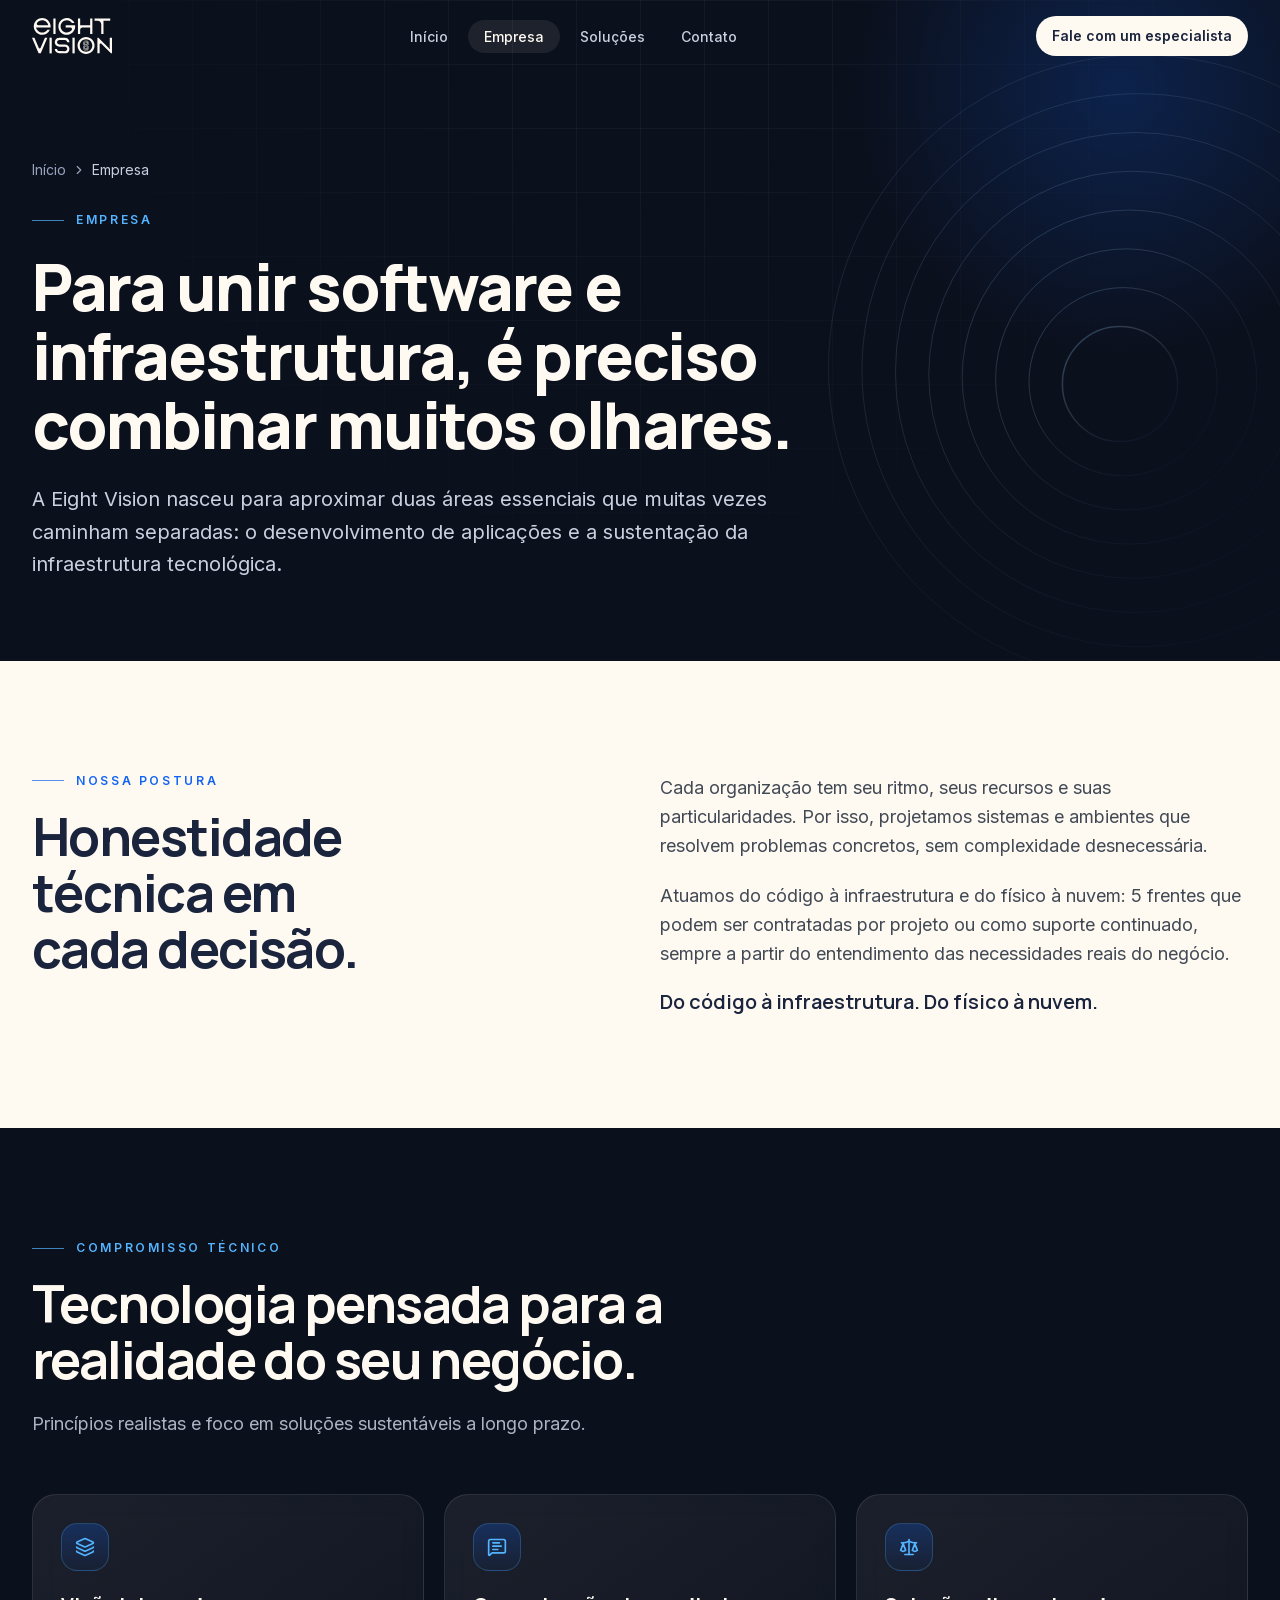
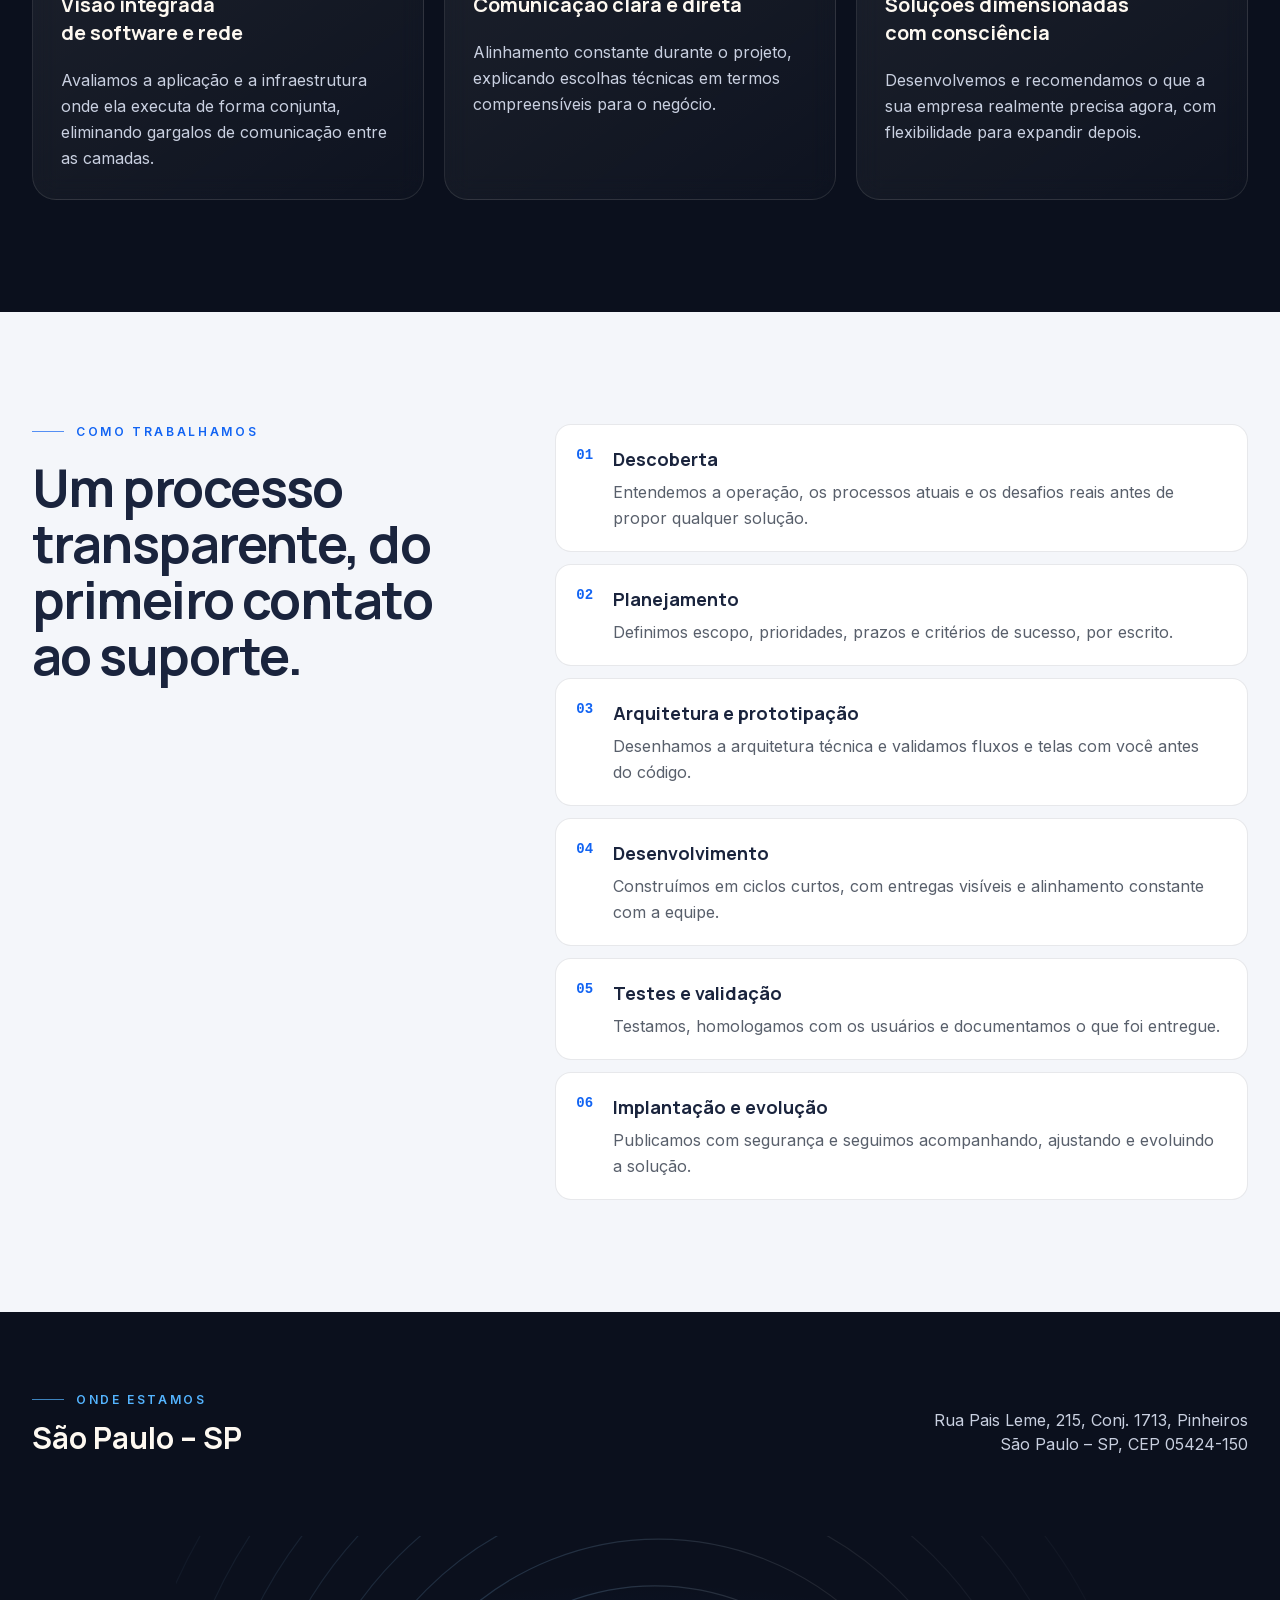
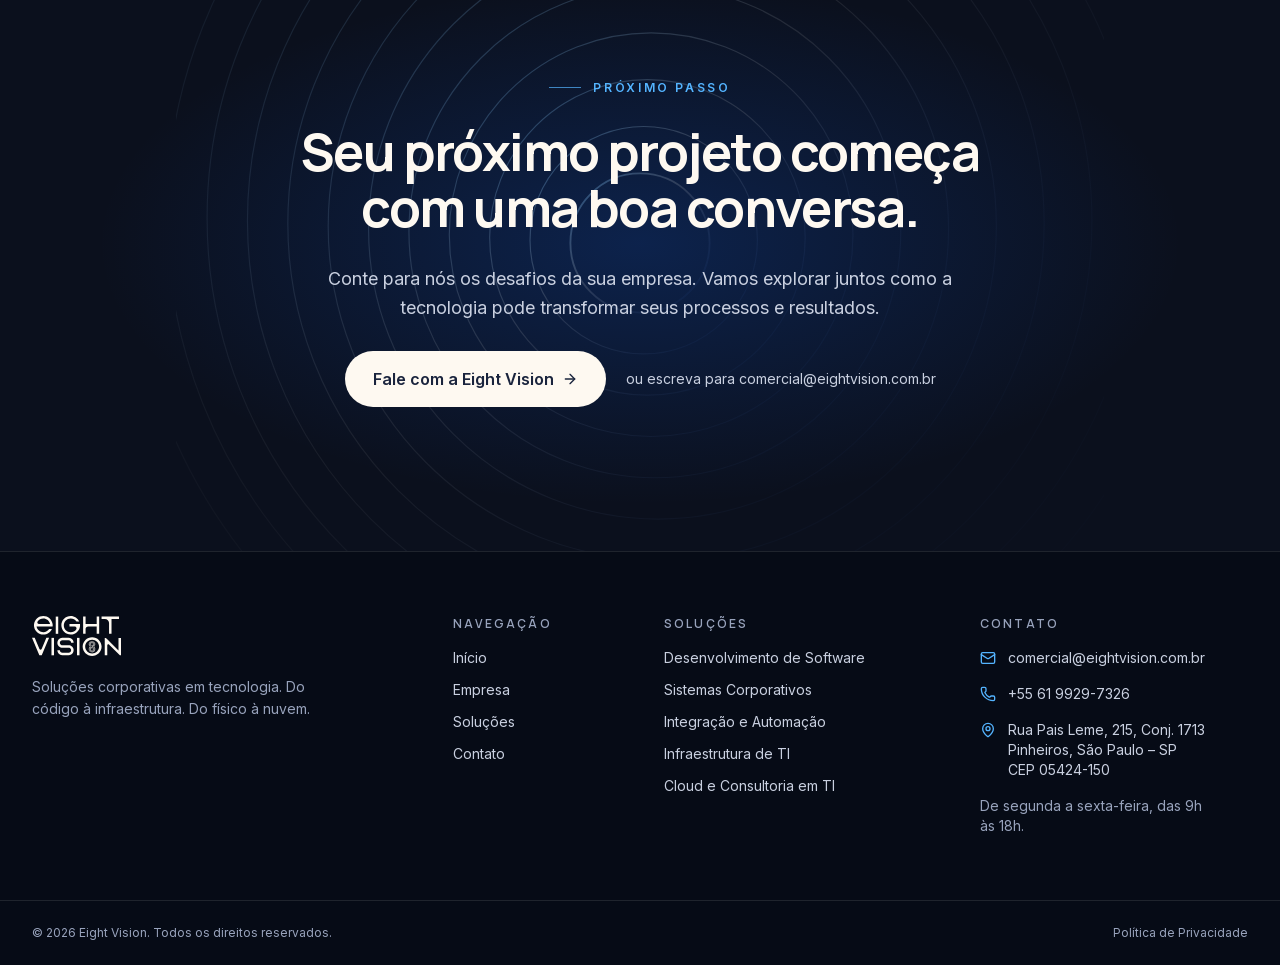
<file: sobre/index.html>
<!DOCTYPE html><html lang="pt-BR" class="_0bjUvq_variable i_b1Kq_variable"><head><meta charSet="utf-8"/><meta name="viewport" content="width=device-width, initial-scale=1"/><link rel="preload" href="/_next/static/media/07c7676b89ed2778-s.p.2bn3s6zvc0dyp.woff2" as="font" crossorigin="" type="font/woff2"/><link rel="preload" href="/_next/static/media/82450a180bcad83c-s.p.0p-wng2nn8o-p.woff2" as="font" crossorigin="" type="font/woff2"/><link rel="preload" as="image" href="/brand/logo-marfim.svg"/><link rel="stylesheet" href="/_next/static/chunks/24tjcp1nod15t.css" data-precedence="next"/><link rel="preload" as="script" fetchPriority="low" href="/_next/static/chunks/1pcw6gskne7pf.js"/><script src="/_next/static/chunks/1wnov70f88xjy.js" async=""></script><script src="/_next/static/chunks/2pffymnt3iag4.js" async=""></script><script src="/_next/static/chunks/0c98xzjfks9hq.js" async=""></script><script src="/_next/static/chunks/turbopack-077hmtqrhcoji.js" async=""></script><script src="/_next/static/chunks/132k7-krhf-1y.js" async=""></script><script src="/_next/static/chunks/42tpt-6szlcco.js" async=""></script><script src="/_next/static/chunks/1mutniqr9ldpt.js" async=""></script><meta name="next-size-adjust" content=""/><meta name="theme-color" content="#0B101D"/><meta name="color-scheme" content="dark"/><title>Sobre nós | Eight Vision</title><meta name="description" content="Conheça a Eight Vision: uma parceira tecnológica que une desenvolvimento de software e infraestrutura de TI para empresas que precisam evoluir com segurança."/><meta name="application-name" content="Eight Vision"/><link rel="canonical" href="https://www.eightvision.com.br/sobre/"/><meta name="format-detection" content="telephone=no"/><meta property="og:title" content="Sobre nós | Eight Vision"/><meta property="og:description" content="Conheça a Eight Vision: uma parceira tecnológica que une desenvolvimento de software e infraestrutura de TI para empresas que precisam evoluir com segurança."/><meta property="og:url" content="https://www.eightvision.com.br/sobre/"/><meta property="og:site_name" content="Eight Vision"/><meta property="og:locale" content="pt_BR"/><meta property="og:image" content="https://www.eightvision.com.br/og.png"/><meta property="og:image:width" content="1200"/><meta property="og:image:height" content="630"/><meta property="og:image:alt" content="Eight Vision"/><meta property="og:type" content="website"/><meta name="twitter:card" content="summary_large_image"/><meta name="twitter:title" content="Sobre nós | Eight Vision"/><meta name="twitter:description" content="Conheça a Eight Vision: uma parceira tecnológica que une desenvolvimento de software e infraestrutura de TI para empresas que precisam evoluir com segurança."/><meta name="twitter:image" content="https://www.eightvision.com.br/og.png"/><meta name="twitter:image:alt" content="Eight Vision"/><meta name="twitter:image:width" content="1200"/><meta name="twitter:image:height" content="630"/><link rel="icon" href="/icon.svg?icon.1qi4dii-uhlpd.svg" sizes="any" type="image/svg+xml"/><script src="/_next/static/chunks/0cz1d0mv5g_q7.js" noModule=""></script></head><body><div hidden=""><!--$--><!--/$--></div><a href="#conteudo" class="sr-only focus:not-sr-only focus:fixed focus:top-3 focus:left-3 focus:z-[60] focus:rounded-full focus:bg-ivory focus:px-5 focus:py-3 focus:text-navy-700">Pular para o conteúdo</a><header class="fixed inset-x-0 top-0 z-50 transition-[background-color,border-color,backdrop-filter] duration-300 border-b border-transparent"><div class="mx-auto w-full max-w-7xl px-5 sm:px-8 flex h-18 items-center justify-between gap-6"><a aria-label="Eight Vision — página inicial" class="rounded-md text-ivory" href="/"><img src="/brand/logo-marfim.svg" alt="" width="1327" height="599" class="w-auto h-8 sm:h-9" decoding="async"/></a><nav aria-label="Principal" class="hidden md:block"><ul class="flex items-center gap-1"><li><a class="rounded-full px-4 py-2 text-sm font-medium transition-colors text-fog-300 hover:text-ivory" href="/">Início</a></li><li><a aria-current="page" class="rounded-full px-4 py-2 text-sm font-medium transition-colors bg-ivory/[0.08] text-ivory" href="/sobre/">Empresa</a></li><li><a class="rounded-full px-4 py-2 text-sm font-medium transition-colors text-fog-300 hover:text-ivory" href="/solucoes/">Soluções</a></li><li><a class="rounded-full px-4 py-2 text-sm font-medium transition-colors text-fog-300 hover:text-ivory" href="/contato/">Contato</a></li></ul></nav><div class="flex items-center gap-2"><a data-track="cta_header" class="group/button relative shrink-0 items-center justify-center gap-2 rounded-full font-semibold whitespace-nowrap transition-[background-color,color,box-shadow,transform] duration-200 ease-out-soft select-none active:scale-[0.98] disabled:pointer-events-none disabled:opacity-60 [&amp;_svg]:size-4 [&amp;_svg]:shrink-0 bg-ivory text-navy-700 shadow-[0_0_0_0_rgb(84_180_255/0)] hover:bg-white hover:shadow-[0_8px_32px_-6px_rgb(84_180_255/0.55)] h-10 px-4 text-sm hidden sm:inline-flex" href="/contato/">Fale com um especialista</a><button class="group/button relative inline-flex shrink-0 items-center justify-center gap-2 rounded-full font-semibold whitespace-nowrap transition-[background-color,color,box-shadow,transform] duration-200 ease-out-soft select-none active:scale-[0.98] disabled:pointer-events-none disabled:opacity-60 [&amp;_svg]:size-4 [&amp;_svg]:shrink-0 text-ivory hover:bg-ivory/[0.06] size-11 md:hidden" aria-expanded="false" aria-controls="mobile-menu" aria-label="Abrir menu"><svg xmlns="http://www.w3.org/2000/svg" width="24" height="24" viewBox="0 0 24 24" fill="none" stroke="currentColor" stroke-width="2" stroke-linecap="round" stroke-linejoin="round" class="lucide lucide-menu" aria-hidden="true"><path d="M4 5h16"></path><path d="M4 12h16"></path><path d="M4 19h16"></path></svg></button></div></div><div id="mobile-menu" hidden="" class="h-[calc(100dvh-4.5rem)] overflow-y-auto border-t border-ivory/10 bg-navy-900 md:hidden"><div class="mx-auto w-full max-w-7xl px-5 sm:px-8 flex h-full flex-col justify-between py-8"><nav aria-label="Menu móvel"><ul class="flex flex-col"><li class="border-b border-ivory/10"><a class="flex min-h-16 items-center font-display text-2xl font-semibold text-ivory" href="/">Início</a></li><li class="border-b border-ivory/10"><a aria-current="page" class="flex min-h-16 items-center font-display text-2xl font-semibold text-ivory" href="/sobre/">Empresa</a></li><li class="border-b border-ivory/10"><a class="flex min-h-16 items-center font-display text-2xl font-semibold text-ivory" href="/solucoes/">Soluções</a></li><li class="border-b border-ivory/10"><a class="flex min-h-16 items-center font-display text-2xl font-semibold text-ivory" href="/contato/">Contato</a></li></ul></nav><a data-track="cta_mobile_menu" class="group/button relative inline-flex shrink-0 items-center justify-center gap-2 rounded-full font-semibold whitespace-nowrap transition-[background-color,color,box-shadow,transform] duration-200 ease-out-soft select-none active:scale-[0.98] disabled:pointer-events-none disabled:opacity-60 [&amp;_svg]:size-4 [&amp;_svg]:shrink-0 bg-ivory text-navy-700 shadow-[0_0_0_0_rgb(84_180_255/0)] hover:bg-white hover:shadow-[0_8px_32px_-6px_rgb(84_180_255/0.55)] h-14 px-7 text-base w-full" href="/contato/">Fale com um especialista</a></div></div></header><main id="conteudo"><section class="relative isolate overflow-hidden pt-32 pb-16 sm:pt-40 sm:pb-20"><div class="bg-grid absolute inset-0 -z-10 [mask-image:radial-gradient(ellipse_at_top,black_15%,transparent_70%)]"></div><div class="absolute top-[-30%] right-[-10%] -z-10 h-[36rem] w-[36rem] rounded-full bg-[radial-gradient(circle,rgb(18_100_243/0.22),transparent_65%)]"></div><svg viewBox="0 0 800 800" fill="none" aria-hidden="true" class="pointer-events-none absolute top-0 right-[-22rem] -z-10 w-[48rem] opacity-35 sm:right-[-14rem]"><defs><linearGradient id="rings-stroke-8" x1="0" y1="0" x2="1" y2="1"><stop offset="0" stop-color="#54B4FF" stop-opacity="0.9"></stop><stop offset="0.45" stop-color="#FEF9F1" stop-opacity="0.35"></stop><stop offset="1" stop-color="#1264F3" stop-opacity="0.05"></stop></linearGradient></defs><circle cx="400" cy="400" r="60" stroke="url(#rings-stroke-8)" stroke-width="1.6" stroke-opacity="1"></circle><circle cx="403.2" cy="397.6" r="98" stroke="url(#rings-stroke-8)" stroke-width="1" stroke-opacity="0.925"></circle><circle cx="406.4" cy="395.2" r="136" stroke="url(#rings-stroke-8)" stroke-width="1" stroke-opacity="0.85"></circle><circle cx="409.6" cy="392.8" r="174" stroke="url(#rings-stroke-8)" stroke-width="1" stroke-opacity="0.775"></circle><circle cx="412.8" cy="390.4" r="212" stroke="url(#rings-stroke-8)" stroke-width="1" stroke-opacity="0.7"></circle><circle cx="416" cy="388" r="250" stroke="url(#rings-stroke-8)" stroke-width="1" stroke-opacity="0.625"></circle><circle cx="419.2" cy="385.6" r="288" stroke="url(#rings-stroke-8)" stroke-width="1" stroke-opacity="0.55"></circle><circle cx="422.4" cy="383.2" r="326" stroke="url(#rings-stroke-8)" stroke-width="1" stroke-opacity="0.475"></circle></svg><div class="mx-auto w-full max-w-7xl px-5 sm:px-8 flex flex-col gap-8"><nav aria-label="Trilha de navegação"><ol class="flex flex-wrap items-center gap-1.5 text-sm text-fog-500"><li class="flex items-center gap-1.5"><a class="hover:text-ivory" href="/">Início</a><svg xmlns="http://www.w3.org/2000/svg" width="24" height="24" viewBox="0 0 24 24" fill="none" stroke="currentColor" stroke-width="2" stroke-linecap="round" stroke-linejoin="round" class="lucide lucide-chevron-right size-3.5" aria-hidden="true"><path d="m9 18 6-6-6-6"></path></svg></li><li class="flex items-center gap-1.5"><span aria-current="page" class="text-fog-300">Empresa</span></li></ol></nav><div class="flex max-w-3xl flex-col gap-6"><p class="eyebrow">Empresa</p><h1 class="text-headline font-extrabold sm:text-[clamp(2.5rem,1.6rem+3vw,4rem)]">Para unir software e infraestrutura, é preciso combinar muitos olhares.</h1><p class="text-lg leading-relaxed text-fog-300 sm:text-xl">A Eight Vision nasceu para aproximar duas áreas essenciais que muitas vezes caminham separadas: o desenvolvimento de aplicações e a sustentação da infraestrutura tecnológica.</p></div></div><script type="application/ld+json">{"@context":"https://schema.org","@type":"BreadcrumbList","itemListElement":[{"@type":"ListItem","position":1,"name":"Início","item":"https://www.eightvision.com.br/"},{"@type":"ListItem","position":2,"name":"Empresa","item":"https://www.eightvision.com.br/sobre/"}]}</script></section><section aria-labelledby="postura-title" class="surface-light py-24 sm:py-28"><div class="mx-auto w-full max-w-7xl px-5 sm:px-8 grid gap-12 lg:grid-cols-12 lg:gap-10"><div class="lg:col-span-5" style="opacity:0;transform:translateY(24px)"><div class="flex max-w-3xl flex-col gap-5"><p class="eyebrow">Nossa postura</p><h2 id="postura-title" class="text-headline font-bold">Honestidade técnica em cada decisão.</h2></div></div><div class="flex flex-col gap-5 text-lg leading-relaxed text-graphite/85 lg:col-span-6 lg:col-start-7" style="opacity:0;transform:translateY(24px)"><p>Cada organização tem seu ritmo, seus recursos e suas particularidades. Por isso, projetamos sistemas e ambientes que resolvem problemas concretos, sem complexidade desnecessária.</p><p>Atuamos do código à infraestrutura e do físico à nuvem: <!-- -->5<!-- --> frentes que podem ser contratadas por projeto ou como suporte continuado, sempre a partir do entendimento das necessidades reais do negócio.</p><p class="font-display text-xl font-semibold text-navy-700">Do código à infraestrutura. Do físico à nuvem.</p></div></div></section><section aria-labelledby="compromisso-title" class="py-24 sm:py-28"><div class="mx-auto w-full max-w-7xl px-5 sm:px-8 flex flex-col gap-14"><div style="opacity:0;transform:translateY(24px)"><div class="flex max-w-3xl flex-col gap-5"><p class="eyebrow">Compromisso técnico</p><h2 id="compromisso-title" class="text-headline font-bold">Tecnologia pensada para a realidade do seu negócio.</h2><p class="max-w-2xl text-lg leading-relaxed opacity-85">Princípios realistas e foco em soluções sustentáveis a longo prazo.</p></div></div><ul class="grid gap-5 md:grid-cols-3"><li style="opacity:0;transform:translateY(24px)"><div class="glass flex h-full flex-col gap-5 rounded-3xl p-7"><span class="grid size-12 place-items-center rounded-2xl border border-signal-300/25 bg-gradient-to-b from-signal-500/25 to-signal-500/5 text-signal-300"><svg xmlns="http://www.w3.org/2000/svg" width="24" height="24" viewBox="0 0 24 24" fill="none" stroke="currentColor" stroke-width="2" stroke-linecap="round" stroke-linejoin="round" class="lucide lucide-layers lucide-layers-3 size-5" aria-hidden="true"><path d="M12.83 2.18a2 2 0 0 0-1.66 0L2.6 6.08a1 1 0 0 0 0 1.83l8.58 3.91a2 2 0 0 0 1.66 0l8.58-3.9a1 1 0 0 0 0-1.83z"></path><path d="M2 12a1 1 0 0 0 .58.91l8.6 3.91a2 2 0 0 0 1.65 0l8.58-3.9A1 1 0 0 0 22 12"></path><path d="M2 17a1 1 0 0 0 .58.91l8.6 3.91a2 2 0 0 0 1.65 0l8.58-3.9A1 1 0 0 0 22 17"></path></svg></span><h3 class="text-xl font-bold">Visão integrada de software e rede</h3><p class="leading-relaxed text-fog-300">Avaliamos a aplicação e a infraestrutura onde ela executa de forma conjunta, eliminando gargalos de comunicação entre as camadas.</p></div></li><li style="opacity:0;transform:translateY(24px)"><div class="glass flex h-full flex-col gap-5 rounded-3xl p-7"><span class="grid size-12 place-items-center rounded-2xl border border-signal-300/25 bg-gradient-to-b from-signal-500/25 to-signal-500/5 text-signal-300"><svg xmlns="http://www.w3.org/2000/svg" width="24" height="24" viewBox="0 0 24 24" fill="none" stroke="currentColor" stroke-width="2" stroke-linecap="round" stroke-linejoin="round" class="lucide lucide-message-square-text size-5" aria-hidden="true"><path d="M22 17a2 2 0 0 1-2 2H6.828a2 2 0 0 0-1.414.586l-2.202 2.202A.71.71 0 0 1 2 21.286V5a2 2 0 0 1 2-2h16a2 2 0 0 1 2 2z"></path><path d="M7 11h10"></path><path d="M7 15h6"></path><path d="M7 7h8"></path></svg></span><h3 class="text-xl font-bold">Comunicação clara e direta</h3><p class="leading-relaxed text-fog-300">Alinhamento constante durante o projeto, explicando escolhas técnicas em termos compreensíveis para o negócio.</p></div></li><li style="opacity:0;transform:translateY(24px)"><div class="glass flex h-full flex-col gap-5 rounded-3xl p-7"><span class="grid size-12 place-items-center rounded-2xl border border-signal-300/25 bg-gradient-to-b from-signal-500/25 to-signal-500/5 text-signal-300"><svg xmlns="http://www.w3.org/2000/svg" width="24" height="24" viewBox="0 0 24 24" fill="none" stroke="currentColor" stroke-width="2" stroke-linecap="round" stroke-linejoin="round" class="lucide lucide-scale size-5" aria-hidden="true"><path d="M12 3v18"></path><path d="m19 8 3 8a5 5 0 0 1-6 0zV7"></path><path d="M3 7h1a17 17 0 0 0 8-2 17 17 0 0 0 8 2h1"></path><path d="m5 8 3 8a5 5 0 0 1-6 0zV7"></path><path d="M7 21h10"></path></svg></span><h3 class="text-xl font-bold">Soluções dimensionadas com consciência</h3><p class="leading-relaxed text-fog-300">Desenvolvemos e recomendamos o que a sua empresa realmente precisa agora, com flexibilidade para expandir depois.</p></div></li></ul></div></section><section aria-labelledby="processo-title" class="surface-light bg-mist py-24 sm:py-28"><div class="mx-auto w-full max-w-7xl px-5 sm:px-8 grid gap-12 lg:grid-cols-12 lg:gap-10"><div class="lg:col-span-5" style="opacity:0;transform:translateY(24px)"><div class="flex max-w-3xl flex-col gap-5"><p class="eyebrow">Como trabalhamos</p><h2 id="processo-title" class="text-headline font-bold">Um processo transparente, do primeiro contato ao suporte.</h2></div></div><ol class="flex flex-col gap-3 lg:col-span-7"><li style="opacity:0;transform:translateY(24px)"><div class="flex gap-5 rounded-2xl border border-navy-700/10 bg-white p-5"><span class="font-mono text-sm font-semibold text-signal-500">01</span><div class="flex flex-col gap-1.5"><h3 class="text-lg font-bold">Descoberta</h3><p class="leading-relaxed text-graphite/75">Entendemos a operação, os processos atuais e os desafios reais antes de propor qualquer solução.</p></div></div></li><li style="opacity:0;transform:translateY(24px)"><div class="flex gap-5 rounded-2xl border border-navy-700/10 bg-white p-5"><span class="font-mono text-sm font-semibold text-signal-500">02</span><div class="flex flex-col gap-1.5"><h3 class="text-lg font-bold">Planejamento</h3><p class="leading-relaxed text-graphite/75">Definimos escopo, prioridades, prazos e critérios de sucesso, por escrito.</p></div></div></li><li style="opacity:0;transform:translateY(24px)"><div class="flex gap-5 rounded-2xl border border-navy-700/10 bg-white p-5"><span class="font-mono text-sm font-semibold text-signal-500">03</span><div class="flex flex-col gap-1.5"><h3 class="text-lg font-bold">Arquitetura e prototipação</h3><p class="leading-relaxed text-graphite/75">Desenhamos a arquitetura técnica e validamos fluxos e telas com você antes do código.</p></div></div></li><li style="opacity:0;transform:translateY(24px)"><div class="flex gap-5 rounded-2xl border border-navy-700/10 bg-white p-5"><span class="font-mono text-sm font-semibold text-signal-500">04</span><div class="flex flex-col gap-1.5"><h3 class="text-lg font-bold">Desenvolvimento</h3><p class="leading-relaxed text-graphite/75">Construímos em ciclos curtos, com entregas visíveis e alinhamento constante com a equipe.</p></div></div></li><li style="opacity:0;transform:translateY(24px)"><div class="flex gap-5 rounded-2xl border border-navy-700/10 bg-white p-5"><span class="font-mono text-sm font-semibold text-signal-500">05</span><div class="flex flex-col gap-1.5"><h3 class="text-lg font-bold">Testes e validação</h3><p class="leading-relaxed text-graphite/75">Testamos, homologamos com os usuários e documentamos o que foi entregue.</p></div></div></li><li style="opacity:0;transform:translateY(24px)"><div class="flex gap-5 rounded-2xl border border-navy-700/10 bg-white p-5"><span class="font-mono text-sm font-semibold text-signal-500">06</span><div class="flex flex-col gap-1.5"><h3 class="text-lg font-bold">Implantação e evolução</h3><p class="leading-relaxed text-graphite/75">Publicamos com segurança e seguimos acompanhando, ajustando e evoluindo a solução.</p></div></div></li></ol></div></section><section aria-labelledby="onde-title" class="py-20"><div class="mx-auto w-full max-w-7xl px-5 sm:px-8 flex flex-col gap-6 sm:flex-row sm:items-end sm:justify-between"><div class="flex flex-col gap-3"><p class="eyebrow">Onde estamos</p><h2 id="onde-title" class="text-2xl font-bold sm:text-3xl">São Paulo<!-- --> – <!-- -->SP</h2></div><address class="text-fog-300 not-italic sm:text-right">Rua Pais Leme, 215, Conj. 1713<!-- -->, <!-- -->Pinheiros<br/>São Paulo<!-- --> – <!-- -->SP<!-- -->, CEP <!-- -->05424-150</address></div></section><section aria-labelledby="cta-title" class="relative isolate overflow-hidden py-28 sm:py-36"><div class="absolute inset-0 -z-10 bg-[radial-gradient(ellipse_at_center,rgb(18_100_243/0.22),transparent_60%)]"></div><svg viewBox="0 0 800 800" fill="none" aria-hidden="true" class="pointer-events-none absolute top-1/2 left-1/2 -z-10 w-[58rem] max-w-none -translate-x-1/2 -translate-y-1/2 opacity-40"><defs><linearGradient id="rings-stroke-12" x1="0" y1="0" x2="1" y2="1"><stop offset="0" stop-color="#54B4FF" stop-opacity="0.9"></stop><stop offset="0.45" stop-color="#FEF9F1" stop-opacity="0.35"></stop><stop offset="1" stop-color="#1264F3" stop-opacity="0.05"></stop></linearGradient></defs><circle cx="400" cy="400" r="60" stroke="url(#rings-stroke-12)" stroke-width="1.6" stroke-opacity="1"></circle><circle cx="403.2" cy="397.6" r="98" stroke="url(#rings-stroke-12)" stroke-width="1" stroke-opacity="0.925"></circle><circle cx="406.4" cy="395.2" r="136" stroke="url(#rings-stroke-12)" stroke-width="1" stroke-opacity="0.85"></circle><circle cx="409.6" cy="392.8" r="174" stroke="url(#rings-stroke-12)" stroke-width="1" stroke-opacity="0.775"></circle><circle cx="412.8" cy="390.4" r="212" stroke="url(#rings-stroke-12)" stroke-width="1" stroke-opacity="0.7"></circle><circle cx="416" cy="388" r="250" stroke="url(#rings-stroke-12)" stroke-width="1" stroke-opacity="0.625"></circle><circle cx="419.2" cy="385.6" r="288" stroke="url(#rings-stroke-12)" stroke-width="1" stroke-opacity="0.55"></circle><circle cx="422.4" cy="383.2" r="326" stroke="url(#rings-stroke-12)" stroke-width="1" stroke-opacity="0.475"></circle><circle cx="425.6" cy="380.8" r="364" stroke="url(#rings-stroke-12)" stroke-width="1" stroke-opacity="0.4"></circle><circle cx="428.8" cy="378.4" r="402" stroke="url(#rings-stroke-12)" stroke-width="1" stroke-opacity="0.32500000000000007"></circle><circle cx="432" cy="376" r="440" stroke="url(#rings-stroke-12)" stroke-width="1" stroke-opacity="0.25"></circle><circle cx="435.2" cy="373.6" r="478" stroke="url(#rings-stroke-12)" stroke-width="1" stroke-opacity="0.17500000000000004"></circle></svg><div class="mx-auto w-full max-w-7xl px-5 sm:px-8"><div class="mx-auto flex max-w-3xl flex-col items-center gap-7 text-center" style="opacity:0;transform:translateY(24px)"><p class="eyebrow">Próximo passo</p><h2 id="cta-title" class="text-headline font-bold">Seu próximo projeto começa com uma boa conversa.</h2><p class="max-w-2xl text-lg leading-relaxed text-fog-300">Conte para nós os desafios da sua empresa. Vamos explorar juntos como a tecnologia pode transformar seus processos e resultados.</p><div class="flex flex-col items-center gap-5 sm:flex-row"><a data-track="cta_final" class="group/button relative inline-flex shrink-0 items-center justify-center gap-2 rounded-full font-semibold whitespace-nowrap transition-[background-color,color,box-shadow,transform] duration-200 ease-out-soft select-none active:scale-[0.98] disabled:pointer-events-none disabled:opacity-60 [&amp;_svg]:size-4 [&amp;_svg]:shrink-0 bg-ivory text-navy-700 shadow-[0_0_0_0_rgb(84_180_255/0)] hover:bg-white hover:shadow-[0_8px_32px_-6px_rgb(84_180_255/0.55)] h-14 px-7 text-base" href="/contato/">Fale com a Eight Vision<svg xmlns="http://www.w3.org/2000/svg" width="24" height="24" viewBox="0 0 24 24" fill="none" stroke="currentColor" stroke-width="2" stroke-linecap="round" stroke-linejoin="round" class="lucide lucide-arrow-right transition-transform group-hover/button:translate-x-0.5" aria-hidden="true"><path d="M5 12h14"></path><path d="m12 5 7 7-7 7"></path></svg></a><a href="mailto:comercial@eightvision.com.br" data-track="click_email" class="text-sm text-fog-300 underline-offset-4 hover:text-ivory hover:underline">ou escreva para <!-- -->comercial@eightvision.com.br</a></div></div></div></section><!--$--><!--/$--></main><footer class="border-t border-ivory/10 bg-navy-950 text-sm"><div class="mx-auto w-full max-w-7xl px-5 sm:px-8 grid gap-12 py-16 sm:grid-cols-2 lg:grid-cols-12"><div class="flex flex-col gap-5 lg:col-span-4"><a aria-label="Eight Vision — página inicial" class="w-fit text-ivory" href="/"><img src="/brand/logo-marfim.svg" alt="" width="1327" height="599" class="w-auto h-10" decoding="async"/></a><p class="max-w-xs leading-relaxed text-fog-500">Soluções corporativas em tecnologia<!-- -->. <!-- -->Do código à infraestrutura. Do físico à nuvem.</p></div><nav aria-label="Rodapé — navegação" class="lg:col-span-2"><h2 class="mb-4 text-xs font-semibold tracking-[0.18em] text-fog-500 uppercase">Navegação</h2><ul class="flex flex-col gap-3"><li><a class="text-fog-300 hover:text-ivory" href="/">Início</a></li><li><a class="text-fog-300 hover:text-ivory" href="/sobre/">Empresa</a></li><li><a class="text-fog-300 hover:text-ivory" href="/solucoes/">Soluções</a></li><li><a class="text-fog-300 hover:text-ivory" href="/contato/">Contato</a></li></ul></nav><nav aria-label="Rodapé — soluções" class="lg:col-span-3"><h2 class="mb-4 text-xs font-semibold tracking-[0.18em] text-fog-500 uppercase">Soluções</h2><ul class="flex flex-col gap-3"><li><a class="text-fog-300 hover:text-ivory" href="/solucoes/desenvolvimento-de-software/">Desenvolvimento de Software</a></li><li><a class="text-fog-300 hover:text-ivory" href="/solucoes/sistemas-corporativos/">Sistemas Corporativos</a></li><li><a class="text-fog-300 hover:text-ivory" href="/solucoes/integracao-e-automacao/">Integração e Automação</a></li><li><a class="text-fog-300 hover:text-ivory" href="/solucoes/infraestrutura-de-ti/">Infraestrutura de TI</a></li><li><a class="text-fog-300 hover:text-ivory" href="/solucoes/cloud-e-consultoria/">Cloud e Consultoria em TI</a></li></ul></nav><address class="flex flex-col gap-4 not-italic lg:col-span-3"><h2 class="text-xs font-semibold tracking-[0.18em] text-fog-500 uppercase">Contato</h2><a href="mailto:comercial@eightvision.com.br" data-track="click_email" class="flex items-start gap-3 text-fog-300 hover:text-ivory"><svg xmlns="http://www.w3.org/2000/svg" width="24" height="24" viewBox="0 0 24 24" fill="none" stroke="currentColor" stroke-width="2" stroke-linecap="round" stroke-linejoin="round" class="lucide lucide-mail mt-0.5 size-4 shrink-0 text-signal-300" aria-hidden="true"><path d="m22 7-8.991 5.727a2 2 0 0 1-2.009 0L2 7"></path><rect x="2" y="4" width="20" height="16" rx="2"></rect></svg>comercial@eightvision.com.br</a><a href="tel:+556199297326" data-track="click_phone" class="flex items-start gap-3 text-fog-300 hover:text-ivory"><svg xmlns="http://www.w3.org/2000/svg" width="24" height="24" viewBox="0 0 24 24" fill="none" stroke="currentColor" stroke-width="2" stroke-linecap="round" stroke-linejoin="round" class="lucide lucide-phone mt-0.5 size-4 shrink-0 text-signal-300" aria-hidden="true"><path d="M13.832 16.568a1 1 0 0 0 1.213-.303l.355-.465A2 2 0 0 1 17 15h3a2 2 0 0 1 2 2v3a2 2 0 0 1-2 2A18 18 0 0 1 2 4a2 2 0 0 1 2-2h3a2 2 0 0 1 2 2v3a2 2 0 0 1-.8 1.6l-.468.351a1 1 0 0 0-.292 1.233 14 14 0 0 0 6.392 6.384"></path></svg>+55 61 9929-7326</a><p class="flex items-start gap-3 text-fog-300"><svg xmlns="http://www.w3.org/2000/svg" width="24" height="24" viewBox="0 0 24 24" fill="none" stroke="currentColor" stroke-width="2" stroke-linecap="round" stroke-linejoin="round" class="lucide lucide-map-pin mt-0.5 size-4 shrink-0 text-signal-300" aria-hidden="true"><path d="M20 10c0 4.993-5.539 10.193-7.399 11.799a1 1 0 0 1-1.202 0C9.539 20.193 4 14.993 4 10a8 8 0 0 1 16 0"></path><circle cx="12" cy="10" r="3"></circle></svg><span>Rua Pais Leme, 215, Conj. 1713<br/>Pinheiros<!-- -->, <!-- -->São Paulo<!-- --> – <!-- -->SP<br/>CEP <!-- -->05424-150</span></p><p class="text-fog-500">De segunda a sexta-feira, das 9h às 18h.</p></address></div><div class="mx-auto w-full max-w-7xl px-5 sm:px-8 flex flex-col gap-3 border-t border-ivory/10 py-6 text-xs text-fog-500 sm:flex-row sm:items-center sm:justify-between"><p>© <!-- -->2026<!-- --> <!-- -->Eight Vision<!-- -->. Todos os direitos reservados.</p><a class="hover:text-ivory" href="/privacidade/">Política de Privacidade</a></div></footer><script type="application/ld+json">{"@context":"https://schema.org","@type":"Organization","@id":"https://www.eightvision.com.br/#organization","name":"Eight Vision","url":"https://www.eightvision.com.br","logo":"https://www.eightvision.com.br/brand/logo-navy.svg","description":"A Eight Vision desenvolve softwares, sistemas corporativos, integrações e infraestrutura de TI para empresas que precisam de tecnologia alinhada ao negócio.","email":"comercial@eightvision.com.br","telephone":"+556199297326","address":{"@type":"PostalAddress","streetAddress":"Rua Pais Leme, 215, Conj. 1713","addressLocality":"São Paulo","addressRegion":"SP","postalCode":"05424-150","addressCountry":"BR"},"contactPoint":{"@type":"ContactPoint","contactType":"sales","email":"comercial@eightvision.com.br","telephone":"+556199297326","availableLanguage":["Portuguese"]},"sameAs":[]}</script><script id="_R_">(globalThis["TURBOPACK"] || (globalThis["TURBOPACK"] = [])).push({"otherChunks":["static/chunks/1pcw6gskne7pf.js","static/chunks/1wnov70f88xjy.js","static/chunks/2pffymnt3iag4.js","static/chunks/0c98xzjfks9hq.js"],"runtimeModuleIds":[94553]});</script><script src="/_next/static/chunks/1pcw6gskne7pf.js" async=""></script><script>(self.__next_f=self.__next_f||[]).push([0])</script><script>self.__next_f.push([1,"1:\"$Sreact.fragment\"\n2:\"/_next/static/chunks/132k7-krhf-1y.js\"\n3:\"/_next/static/chunks/42tpt-6szlcco.js\"\n4:I[36746,[\"$2\",\"$3\"],\"MotionProvider\"]\n5:I[49786,[\"$2\",\"$3\"],\"Header\"]\n6:I[39756,[\"$2\",\"$3\"],\"default\"]\n7:I[37457,[\"$2\",\"$3\"],\"default\"]\n8:\"/_next/static/chunks/1mutniqr9ldpt.js\"\n9:I[22016,[\"$2\",\"$3\",\"$8\"],\"\"]\na:I[5014,[\"$2\",\"$3\",\"$8\"],\"default\"]\n14:I[68027,[\"$2\",\"$3\"],\"default\",1]\n:HL[\"/_next/static/chunks/24tjcp1nod15t.css\",\"style\"]\n:HL[\"/_next/static/media/07c7676b89ed2778-s.p.2bn3s6zvc0dyp.woff2\",\"font\",{\"crossOrigin\":\"\",\"type\":\"font/woff2\"}]\n:HL[\"/_next/static/media/82450a180bcad83c-s.p.0p-wng2nn8o-p.woff2\",\"font\",{\"crossOrigin\":\"\",\"type\":\"font/woff2\"}]\n10:X\n11:[[\"children\",{\"s\":\"__PAGE__\",\"h\":512,\"d\":{\"r\":\"$L12\",\"p\":false,\"v\":null}}]]\ne:[[\"children\",{\"s\":\"sobre\",\"h\":512,\"d\":{\"r\":\"$Lf\",\"p\":false,\"v\":\"$10\"},\"c\":\"$Q11\"}]]\n"])</script><script>self.__next_f.push([1,"0:{\"P\":null,\"c\":[\"\",\"sobre\",\"\"],\"q\":\"\",\"i\":false,\"t\":{\"t\":{\"s\":\"\",\"h\":528,\"d\":{\"r\":[\"$\",\"$1\",\"c\",{\"children\":[[[\"$\",\"link\",\"0\",{\"rel\":\"stylesheet\",\"href\":\"/_next/static/chunks/24tjcp1nod15t.css\",\"precedence\":\"next\",\"crossOrigin\":\"$undefined\",\"nonce\":\"$undefined\"}],[\"$\",\"script\",\"script-0\",{\"src\":\"/_next/static/chunks/132k7-krhf-1y.js\",\"async\":true,\"nonce\":\"$undefined\"}],[\"$\",\"script\",\"script-1\",{\"src\":\"/_next/static/chunks/42tpt-6szlcco.js\",\"async\":true,\"nonce\":\"$undefined\"}]],[\"$\",\"html\",null,{\"lang\":\"pt-BR\",\"className\":\"_0bjUvq_variable i_b1Kq_variable\",\"children\":[\"$\",\"body\",null,{\"children\":[[\"$\",\"a\",null,{\"href\":\"#conteudo\",\"className\":\"sr-only focus:not-sr-only focus:fixed focus:top-3 focus:left-3 focus:z-[60] focus:rounded-full focus:bg-ivory focus:px-5 focus:py-3 focus:text-navy-700\",\"children\":\"Pular para o conteúdo\"}],[\"$\",\"$L4\",null,{\"children\":[[\"$\",\"$L5\",null,{}],[\"$\",\"main\",null,{\"id\":\"conteudo\",\"children\":[\"$\",\"$L6\",null,{\"parallelRouterKey\":\"children\",\"error\":\"$undefined\",\"errorStyles\":\"$undefined\",\"errorScripts\":\"$undefined\",\"template\":[\"$\",\"$L7\",null,{}],\"templateStyles\":\"$undefined\",\"templateScripts\":\"$undefined\",\"notFound\":[[\"$\",\"section\",null,{\"className\":\"relative isolate flex min-h-[80vh] items-center overflow-hidden pt-32 pb-20\",\"children\":[[\"$\",\"svg\",null,{\"viewBox\":\"0 0 800 800\",\"fill\":\"none\",\"aria-hidden\":\"true\",\"className\":\"pointer-events-none absolute top-1/2 left-1/2 -z-10 w-[52rem] max-w-none -translate-x-1/2 -translate-y-1/2 opacity-30\",\"children\":[[\"$\",\"defs\",null,{\"children\":[\"$\",\"linearGradient\",null,{\"id\":\"rings-stroke-10\",\"x1\":\"0\",\"y1\":\"0\",\"x2\":\"1\",\"y2\":\"1\",\"children\":[[\"$\",\"stop\",null,{\"offset\":\"0\",\"stopColor\":\"#54B4FF\",\"stopOpacity\":\"0.9\"}],[\"$\",\"stop\",null,{\"offset\":\"0.45\",\"stopColor\":\"#FEF9F1\",\"stopOpacity\":\"0.35\"}],[\"$\",\"stop\",null,{\"offset\":\"1\",\"stopColor\":\"#1264F3\",\"stopOpacity\":\"0.05\"}]]}]}],[[\"$\",\"circle\",\"0\",{\"cx\":400,\"cy\":400,\"r\":60,\"stroke\":\"url(#rings-stroke-10)\",\"strokeWidth\":1.6,\"strokeOpacity\":1}],[\"$\",\"circle\",\"1\",{\"cx\":403.2,\"cy\":397.6,\"r\":98,\"stroke\":\"url(#rings-stroke-10)\",\"strokeWidth\":1,\"strokeOpacity\":0.925}],[\"$\",\"circle\",\"2\",{\"cx\":406.4,\"cy\":395.2,\"r\":136,\"stroke\":\"url(#rings-stroke-10)\",\"strokeWidth\":1,\"strokeOpacity\":0.85}],[\"$\",\"circle\",\"3\",{\"cx\":409.6,\"cy\":392.8,\"r\":174,\"stroke\":\"url(#rings-stroke-10)\",\"strokeWidth\":1,\"strokeOpacity\":0.775}],[\"$\",\"circle\",\"4\",{\"cx\":412.8,\"cy\":390.4,\"r\":212,\"stroke\":\"url(#rings-stroke-10)\",\"strokeWidth\":1,\"strokeOpacity\":0.7}],[\"$\",\"circle\",\"5\",{\"cx\":416,\"cy\":388,\"r\":250,\"stroke\":\"url(#rings-stroke-10)\",\"strokeWidth\":1,\"strokeOpacity\":0.625}],[\"$\",\"circle\",\"6\",{\"cx\":419.2,\"cy\":385.6,\"r\":288,\"stroke\":\"url(#rings-stroke-10)\",\"strokeWidth\":1,\"strokeOpacity\":0.55}],[\"$\",\"circle\",\"7\",{\"cx\":422.4,\"cy\":383.2,\"r\":326,\"stroke\":\"url(#rings-stroke-10)\",\"strokeWidth\":1,\"strokeOpacity\":0.475}],[\"$\",\"circle\",\"8\",{\"cx\":425.6,\"cy\":380.8,\"r\":364,\"stroke\":\"url(#rings-stroke-10)\",\"strokeWidth\":1,\"strokeOpacity\":0.4}],[\"$\",\"circle\",\"9\",{\"cx\":428.8,\"cy\":378.4,\"r\":402,\"stroke\":\"url(#rings-stroke-10)\",\"strokeWidth\":1,\"strokeOpacity\":0.32500000000000007}]]]}],[\"$\",\"div\",null,{\"className\":\"mx-auto w-full max-w-7xl px-5 sm:px-8 flex flex-col items-center gap-6 text-center\",\"children\":[[\"$\",\"p\",null,{\"className\":\"font-mono text-sm text-signal-300\",\"children\":\"Erro 404\"}],[\"$\",\"h1\",null,{\"className\":\"text-headline font-extrabold\",\"children\":\"Esta página não existe.\"}],[\"$\",\"p\",null,{\"className\":\"max-w-md text-lg text-fog-300\",\"children\":\"O endereço pode ter mudado ou estar incorreto. Que tal recomeçar pela página inicial?\"}],[\"$\",\"div\",null,{\"className\":\"flex flex-col gap-3 sm:flex-row\",\"children\":[[\"$\",\"$L9\",null,{\"href\":\"/\",\"children\":[[\"$\",\"$La\",null,{\"ref\":\"$undefined\",\"icon\":{\"name\":\"arrow-left\",\"size\":24,\"node\":[[\"path\",{\"d\":\"m12 19-7-7 7-7\",\"key\":\"1l729n\"}],[\"path\",{\"d\":\"M19 12H5\",\"key\":\"x3x0zl\"}]]},\"className\":\"$undefined\"}],\"Voltar ao início\"],\"className\":\"group/button relative inline-flex shrink-0 items-center justify-center gap-2 rounded-full font-semibold whitespace-nowrap transition-[background-color,color,box-shadow,transform] duration-200 ease-out-soft select-none active:scale-[0.98] disabled:pointer-events-none disabled:opacity-60 [\u0026_svg]:size-4 [\u0026_svg]:shrink-0 bg-ivory text-navy-700 shadow-[0_0_0_0_rgb(84_180_255/0)] hover:bg-white hover:shadow-[0_8px_32px_-6px_rgb(84_180_255/0.55)] h-14 px-7 text-base\",\"ref\":null}],[\"$\",\"$L9\",null,{\"href\":\"/contato/\",\"children\":\"Falar com a equipe\",\"className\":\"group/button relative inline-flex shrink-0 items-center justify-center gap-2 rounded-full font-semibold whitespace-nowrap transition-[background-color,color,box-shadow,transform] duration-200 ease-out-soft select-none active:scale-[0.98] disabled:pointer-events-none disabled:opacity-60 [\u0026_svg]:size-4 [\u0026_svg]:shrink-0 border border-ivory/25 bg-ivory/[0.03] text-ivory hover:border-ivory/50 hover:bg-ivory/[0.07] h-14 px-7 text-base\",\"ref\":null}]]}]]}]]}],[]],\"forbidden\":\"$undefined\",\"unauthorized\":\"$undefined\"}]}],\"$Lb\"]}],\"$Lc\",\"$Ld\"]}]}]]}],\"p\":false,\"v\":null},\"c\":\"$Qe\"},\"h\":{\"r\":\"$L13\",\"p\":false,\"v\":null}},\"m\":\"$undefined\",\"G\":[\"$14\",[\"$L15\"]],\"S\":true,\"r\":\"$undefined\",\"s\":\"$undefined\",\"a\":\"$undefined\",\"l\":\"$undefined\",\"p\":\"$undefined\",\"d\":\"$undefined\",\"b\":\"Agz523twkF2modJMcxGia\"}\n"])</script><script>self.__next_f.push([1,"19:I[95272,[\"$2\",\"$3\"],\"Analytics\"]\n1a:I[10010,[\"$2\",\"$3\",\"$8\"],\"Reveal\"]\n23:\"ViewportBoundary\"\n24:I[97367,[\"$2\",\"$3\"],\"$23\"]\n26:\"MetadataBoundary\"\n27:I[97367,[\"$2\",\"$3\"],\"$26\"]\n28:\"$Sreact.suspense\"\n:HL[\"/brand/logo-marfim.svg\",\"image\"]\n"])</script><script>self.__next_f.push([1,"b:[\"$\",\"footer\",null,{\"className\":\"border-t border-ivory/10 bg-navy-950 text-sm\",\"children\":[[\"$\",\"div\",null,{\"className\":\"mx-auto w-full max-w-7xl px-5 sm:px-8 grid gap-12 py-16 sm:grid-cols-2 lg:grid-cols-12\",\"children\":[[\"$\",\"div\",null,{\"className\":\"flex flex-col gap-5 lg:col-span-4\",\"children\":[[\"$\",\"$L9\",null,{\"href\":\"/\",\"aria-label\":\"Eight Vision — página inicial\",\"className\":\"w-fit text-ivory\",\"children\":[\"$\",\"img\",null,{\"src\":\"/brand/logo-marfim.svg\",\"alt\":\"\",\"width\":1327,\"height\":599,\"className\":\"w-auto h-10\",\"decoding\":\"async\"}]}],[\"$\",\"p\",null,{\"className\":\"max-w-xs leading-relaxed text-fog-500\",\"children\":[\"Soluções corporativas em tecnologia\",\". \",\"Do código à infraestrutura. Do físico à nuvem.\"]}]]}],[\"$\",\"nav\",null,{\"aria-label\":\"Rodapé — navegação\",\"className\":\"lg:col-span-2\",\"children\":[[\"$\",\"h2\",null,{\"className\":\"mb-4 text-xs font-semibold tracking-[0.18em] text-fog-500 uppercase\",\"children\":\"Navegação\"}],[\"$\",\"ul\",null,{\"className\":\"flex flex-col gap-3\",\"children\":[[\"$\",\"li\",\"/\",{\"children\":[\"$\",\"$L9\",null,{\"href\":\"/\",\"className\":\"text-fog-300 hover:text-ivory\",\"children\":\"Início\"}]}],[\"$\",\"li\",\"/sobre/\",{\"children\":[\"$\",\"$L9\",null,{\"href\":\"/sobre/\",\"className\":\"text-fog-300 hover:text-ivory\",\"children\":\"Empresa\"}]}],[\"$\",\"li\",\"/solucoes/\",{\"children\":[\"$\",\"$L9\",null,{\"href\":\"/solucoes/\",\"className\":\"text-fog-300 hover:text-ivory\",\"children\":\"Soluções\"}]}],[\"$\",\"li\",\"/contato/\",{\"children\":[\"$\",\"$L9\",null,{\"href\":\"/contato/\",\"className\":\"text-fog-300 hover:text-ivory\",\"children\":\"Contato\"}]}]]}]]}],[\"$\",\"nav\",null,{\"aria-label\":\"Rodapé — soluções\",\"className\":\"lg:col-span-3\",\"children\":[[\"$\",\"h2\",null,{\"className\":\"mb-4 text-xs font-semibold tracking-[0.18em] text-fog-500 uppercase\",\"children\":\"Soluções\"}],[\"$\",\"ul\",null,{\"className\":\"flex flex-col gap-3\",\"children\":[[\"$\",\"li\",\"desenvolvimento-de-software\",{\"children\":[\"$\",\"$L9\",null,{\"href\":\"/solucoes/desenvolvimento-de-software/\",\"className\":\"text-fog-300 hover:text-ivory\",\"children\":\"Desenvolvimento de Software\"}]}],[\"$\",\"li\",\"sistemas-corporativos\",{\"children\":[\"$\",\"$L9\",null,{\"href\":\"/solucoes/sistemas-corporativos/\",\"className\":\"text-fog-300 hover:text-ivory\",\"children\":\"Sistemas Corporativos\"}]}],[\"$\",\"li\",\"integracao-e-automacao\",{\"children\":[\"$\",\"$L9\",null,{\"href\":\"/solucoes/integracao-e-automacao/\",\"className\":\"text-fog-300 hover:text-ivory\",\"children\":\"Integração e Automação\"}]}],[\"$\",\"li\",\"infraestrutura-de-ti\",{\"children\":[\"$\",\"$L9\",null,{\"href\":\"/solucoes/infraestrutura-de-ti/\",\"className\":\"text-fog-300 hover:text-ivory\",\"children\":\"Infraestrutura de TI\"}]}],[\"$\",\"li\",\"cloud-e-consultoria\",{\"children\":[\"$\",\"$L9\",null,{\"href\":\"/solucoes/cloud-e-consultoria/\",\"className\":\"text-fog-300 hover:text-ivory\",\"children\":\"Cloud e Consultoria em TI\"}]}]]}]]}],[\"$\",\"address\",null,{\"className\":\"flex flex-col gap-4 not-italic lg:col-span-3\",\"children\":[[\"$\",\"h2\",null,{\"className\":\"text-xs font-semibold tracking-[0.18em] text-fog-500 uppercase\",\"children\":\"Contato\"}],[\"$\",\"a\",null,{\"href\":\"mailto:comercial@eightvision.com.br\",\"data-track\":\"click_email\",\"className\":\"flex items-start gap-3 text-fog-300 hover:text-ivory\",\"children\":[[\"$\",\"$La\",null,{\"ref\":\"$undefined\",\"icon\":{\"name\":\"mail\",\"size\":24,\"node\":[[\"path\",{\"d\":\"m22 7-8.991 5.727a2 2 0 0 1-2.009 0L2 7\",\"key\":\"132q7q\"}],[\"rect\",{\"x\":\"2\",\"y\":\"4\",\"width\":\"20\",\"height\":\"16\",\"rx\":\"2\",\"key\":\"izxlao\"}]]},\"className\":\"mt-0.5 size-4 shrink-0 text-signal-300\",\"aria-hidden\":\"true\"}],\"comercial@eightvision.com.br\"]}],[\"$\",\"a\",null,{\"href\":\"tel:+556199297326\",\"data-track\":\"click_phone\",\"className\":\"flex items-start gap-3 text-fog-300 hover:text-ivory\",\"children\":[[\"$\",\"$La\",null,{\"ref\":\"$undefined\",\"icon\":{\"name\":\"phone\",\"size\":24,\"node\":[[\"path\",{\"d\":\"M13.832 16.568a1 1 0 0 0 1.213-.303l.355-.465A2 2 0 0 1 17 15h3a2 2 0 0 1 2 2v3a2 2 0 0 1-2 2A18 18 0 0 1 2 4a2 2 0 0 1 2-2h3a2 2 0 0 1 2 2v3a2 2 0 0 1-.8 1.6l-.468.351a1 1 0 0 0-.292 1.233 14 14 0 0 0 6.392 6.384\",\"key\":\"9njp5v\"}]]},\"className\":\"mt-0.5 size-4 shrink-0 text-signal-300\",\"aria-hidden\":\"true\"}],\"+55 61 9929-7326\"]}],[\"$\",\"p\",null,{\"className\":\"flex items-start gap-3 text-fog-300\",\"children\":[[\"$\",\"$La\",null,{\"ref\":\"$undefined\",\"icon\":{\"name\":\"map-pin\",\"size\":24,\"node\":[[\"path\",{\"d\":\"M20 10c0 4.993-5.539 10.193-7.399 11.799a1 1 0 0 1-1.202 0C9.539 20.193 4 14.993 4 10a8 8 0 0 1 16 0\",\"key\":\"1r0f0z\"}],[\"circle\",{\"cx\":\"12\",\"cy\":\"10\",\"r\":\"3\",\"key\":\"ilqhr7\"}]]},\"className\":\"mt-0.5 size-4 shrink-0 text-signal-300\",\"aria-hidden\":\"true\"}],\"$L16\"]}],\"$L17\",null]}]]}],\"$L18\"]}]\n"])</script><script>self.__next_f.push([1,"c:[\"$\",\"script\",null,{\"type\":\"application/ld+json\",\"dangerouslySetInnerHTML\":{\"__html\":\"{\\\"@context\\\":\\\"https://schema.org\\\",\\\"@type\\\":\\\"Organization\\\",\\\"@id\\\":\\\"https://www.eightvision.com.br/#organization\\\",\\\"name\\\":\\\"Eight Vision\\\",\\\"url\\\":\\\"https://www.eightvision.com.br\\\",\\\"logo\\\":\\\"https://www.eightvision.com.br/brand/logo-navy.svg\\\",\\\"description\\\":\\\"A Eight Vision desenvolve softwares, sistemas corporativos, integrações e infraestrutura de TI para empresas que precisam de tecnologia alinhada ao negócio.\\\",\\\"email\\\":\\\"comercial@eightvision.com.br\\\",\\\"telephone\\\":\\\"+556199297326\\\",\\\"address\\\":{\\\"@type\\\":\\\"PostalAddress\\\",\\\"streetAddress\\\":\\\"Rua Pais Leme, 215, Conj. 1713\\\",\\\"addressLocality\\\":\\\"São Paulo\\\",\\\"addressRegion\\\":\\\"SP\\\",\\\"postalCode\\\":\\\"05424-150\\\",\\\"addressCountry\\\":\\\"BR\\\"},\\\"contactPoint\\\":{\\\"@type\\\":\\\"ContactPoint\\\",\\\"contactType\\\":\\\"sales\\\",\\\"email\\\":\\\"comercial@eightvision.com.br\\\",\\\"telephone\\\":\\\"+556199297326\\\",\\\"availableLanguage\\\":[\\\"Portuguese\\\"]},\\\"sameAs\\\":[]}\"}}]\nd:[\"$\",\"$L19\",null,{}]\nf:[\"$\",\"$1\",\"c\",{\"children\":[null,[\"$\",\"$L6\",null,{\"parallelRouterKey\":\"children\",\"error\":\"$undefined\",\"errorStyles\":\"$undefined\",\"errorScripts\":\"$undefined\",\"template\":[\"$\",\"$L7\",null,{}],\"templateStyles\":\"$undefined\",\"templateScripts\":\"$undefined\",\"notFound\":\"$undefined\",\"forbidden\":\"$undefined\",\"unauthorized\":\"$undefined\"}]]}]\n"])</script><script>self.__next_f.push([1,"12:[\"$\",\"$1\",\"c\",{\"children\":[[[\"$\",\"section\",null,{\"className\":\"relative isolate overflow-hidden pt-32 pb-16 sm:pt-40 sm:pb-20\",\"children\":[[\"$\",\"div\",null,{\"className\":\"bg-grid absolute inset-0 -z-10 [mask-image:radial-gradient(ellipse_at_top,black_15%,transparent_70%)]\"}],[\"$\",\"div\",null,{\"className\":\"absolute top-[-30%] right-[-10%] -z-10 h-[36rem] w-[36rem] rounded-full bg-[radial-gradient(circle,rgb(18_100_243/0.22),transparent_65%)]\"}],[\"$\",\"svg\",null,{\"viewBox\":\"0 0 800 800\",\"fill\":\"none\",\"aria-hidden\":\"true\",\"className\":\"pointer-events-none absolute top-0 right-[-22rem] -z-10 w-[48rem] opacity-35 sm:right-[-14rem]\",\"children\":[[\"$\",\"defs\",null,{\"children\":[\"$\",\"linearGradient\",null,{\"id\":\"rings-stroke-8\",\"x1\":\"0\",\"y1\":\"0\",\"x2\":\"1\",\"y2\":\"1\",\"children\":[[\"$\",\"stop\",null,{\"offset\":\"0\",\"stopColor\":\"#54B4FF\",\"stopOpacity\":\"0.9\"}],[\"$\",\"stop\",null,{\"offset\":\"0.45\",\"stopColor\":\"#FEF9F1\",\"stopOpacity\":\"0.35\"}],[\"$\",\"stop\",null,{\"offset\":\"1\",\"stopColor\":\"#1264F3\",\"stopOpacity\":\"0.05\"}]]}]}],[[\"$\",\"circle\",\"0\",{\"cx\":400,\"cy\":400,\"r\":60,\"stroke\":\"url(#rings-stroke-8)\",\"strokeWidth\":1.6,\"strokeOpacity\":1}],[\"$\",\"circle\",\"1\",{\"cx\":403.2,\"cy\":397.6,\"r\":98,\"stroke\":\"url(#rings-stroke-8)\",\"strokeWidth\":1,\"strokeOpacity\":0.925}],[\"$\",\"circle\",\"2\",{\"cx\":406.4,\"cy\":395.2,\"r\":136,\"stroke\":\"url(#rings-stroke-8)\",\"strokeWidth\":1,\"strokeOpacity\":0.85}],[\"$\",\"circle\",\"3\",{\"cx\":409.6,\"cy\":392.8,\"r\":174,\"stroke\":\"url(#rings-stroke-8)\",\"strokeWidth\":1,\"strokeOpacity\":0.775}],[\"$\",\"circle\",\"4\",{\"cx\":412.8,\"cy\":390.4,\"r\":212,\"stroke\":\"url(#rings-stroke-8)\",\"strokeWidth\":1,\"strokeOpacity\":0.7}],[\"$\",\"circle\",\"5\",{\"cx\":416,\"cy\":388,\"r\":250,\"stroke\":\"url(#rings-stroke-8)\",\"strokeWidth\":1,\"strokeOpacity\":0.625}],[\"$\",\"circle\",\"6\",{\"cx\":419.2,\"cy\":385.6,\"r\":288,\"stroke\":\"url(#rings-stroke-8)\",\"strokeWidth\":1,\"strokeOpacity\":0.55}],[\"$\",\"circle\",\"7\",{\"cx\":422.4,\"cy\":383.2,\"r\":326,\"stroke\":\"url(#rings-stroke-8)\",\"strokeWidth\":1,\"strokeOpacity\":0.475}]]]}],[\"$\",\"div\",null,{\"className\":\"mx-auto w-full max-w-7xl px-5 sm:px-8 flex flex-col gap-8\",\"children\":[[\"$\",\"nav\",null,{\"aria-label\":\"Trilha de navegação\",\"children\":[\"$\",\"ol\",null,{\"className\":\"flex flex-wrap items-center gap-1.5 text-sm text-fog-500\",\"children\":[[\"$\",\"li\",\"/\",{\"className\":\"flex items-center gap-1.5\",\"children\":[[\"$\",\"$L9\",null,{\"href\":\"/\",\"className\":\"hover:text-ivory\",\"children\":\"Início\"}],[\"$\",\"$La\",null,{\"ref\":\"$undefined\",\"icon\":{\"name\":\"chevron-right\",\"size\":24,\"node\":[[\"path\",{\"d\":\"m9 18 6-6-6-6\",\"key\":\"mthhwq\"}]]},\"className\":\"size-3.5\",\"aria-hidden\":\"true\"}]]}],[\"$\",\"li\",\"/sobre/\",{\"className\":\"flex items-center gap-1.5\",\"children\":[\"$\",\"span\",null,{\"aria-current\":\"page\",\"className\":\"text-fog-300\",\"children\":\"Empresa\"}]}]]}]}],[\"$\",\"div\",null,{\"className\":\"flex max-w-3xl flex-col gap-6\",\"children\":[[\"$\",\"p\",null,{\"className\":\"eyebrow\",\"children\":\"Empresa\"}],[\"$\",\"h1\",null,{\"className\":\"text-headline font-extrabold sm:text-[clamp(2.5rem,1.6rem+3vw,4rem)]\",\"children\":\"Para unir software e infraestrutura, é preciso combinar muitos olhares.\"}],[\"$\",\"p\",null,{\"className\":\"text-lg leading-relaxed text-fog-300 sm:text-xl\",\"children\":\"A Eight Vision nasceu para aproximar duas áreas essenciais que muitas vezes caminham separadas: o desenvolvimento de aplicações e a sustentação da infraestrutura tecnológica.\"}]]}],\"$undefined\"]}],[\"$\",\"script\",null,{\"type\":\"application/ld+json\",\"dangerouslySetInnerHTML\":{\"__html\":\"{\\\"@context\\\":\\\"https://schema.org\\\",\\\"@type\\\":\\\"BreadcrumbList\\\",\\\"itemListElement\\\":[{\\\"@type\\\":\\\"ListItem\\\",\\\"position\\\":1,\\\"name\\\":\\\"Início\\\",\\\"item\\\":\\\"https://www.eightvision.com.br/\\\"},{\\\"@type\\\":\\\"ListItem\\\",\\\"position\\\":2,\\\"name\\\":\\\"Empresa\\\",\\\"item\\\":\\\"https://www.eightvision.com.br/sobre/\\\"}]}\"}}]]}],[\"$\",\"section\",null,{\"aria-labelledby\":\"postura-title\",\"className\":\"surface-light py-24 sm:py-28\",\"children\":[\"$\",\"div\",null,{\"className\":\"mx-auto w-full max-w-7xl px-5 sm:px-8 grid gap-12 lg:grid-cols-12 lg:gap-10\",\"children\":[[\"$\",\"$L1a\",null,{\"className\":\"lg:col-span-5\",\"children\":[\"$\",\"div\",null,{\"className\":\"flex max-w-3xl flex-col gap-5\",\"children\":[[\"$\",\"p\",null,{\"className\":\"eyebrow\",\"children\":\"Nossa postura\"}],[\"$\",\"h2\",null,{\"id\":\"postura-title\",\"className\":\"text-headline font-bold\",\"children\":\"Honestidade técnica em cada decisão.\"}],null]}]}],[\"$\",\"$L1a\",null,{\"className\":\"flex flex-col gap-5 text-lg leading-relaxed text-graphite/85 lg:col-span-6 lg:col-start-7\",\"children\":[[\"$\",\"p\",null,{\"children\":\"Cada organização tem seu ritmo, seus recursos e suas particularidades. Por isso, projetamos sistemas e ambientes que resolvem problemas concretos, sem complexidade desnecessária.\"}],\"$L1b\",\"$L1c\"]}]]}]}],\"$L1d\",\"$L1e\",\"$L1f\",\"$L20\"],[\"$L21\"],\"$L22\"]}]\n"])</script><script>self.__next_f.push([1,"13:[\"$\",\"$1\",\"h\",{\"children\":[null,[\"$\",\"$L24\",null,{\"children\":\"$L25\"}],[\"$\",\"$L27\",null,{\"children\":[[\"$\",\"div\",null,{\"hidden\":true,\"children\":[\"$\",\"$28\",null,{\"name\":\"Next.Metadata\",\"children\":\"$L29\"}]}],null]}],[\"$\",\"meta\",null,{\"name\":\"next-size-adjust\",\"content\":\"\"}]]}]\n15:[\"$\",\"link\",\"0\",{\"rel\":\"stylesheet\",\"href\":\"/_next/static/chunks/24tjcp1nod15t.css\",\"precedence\":\"next\",\"crossOrigin\":\"$undefined\",\"nonce\":\"$undefined\"}]\n"])</script><script>self.__next_f.push([1,"2a:I[97367,[\"$2\",\"$3\"],\"OutletBoundary\"]\n10:C\n16:[\"$\",\"span\",null,{\"children\":[\"Rua Pais Leme, 215, Conj. 1713\",[\"$\",\"br\",null,{}],\"Pinheiros\",\", \",\"São Paulo\",\" – \",\"SP\",[\"$\",\"br\",null,{}],\"CEP \",\"05424-150\"]}]\n17:[\"$\",\"p\",null,{\"className\":\"text-fog-500\",\"children\":\"De segunda a sexta-feira, das 9h às 18h.\"}]\n18:[\"$\",\"div\",null,{\"className\":\"mx-auto w-full max-w-7xl px-5 sm:px-8 flex flex-col gap-3 border-t border-ivory/10 py-6 text-xs text-fog-500 sm:flex-row sm:items-center sm:justify-between\",\"children\":[[\"$\",\"p\",null,{\"children\":[\"© \",2026,\" \",\"Eight Vision\",\". Todos os direitos reservados.\"]}],[\"$\",\"$L9\",null,{\"href\":\"/privacidade/\",\"className\":\"hover:text-ivory\",\"children\":\"Política de Privacidade\"}]]}]\n1b:[\"$\",\"p\",null,{\"children\":[\"Atuamos do código à infraestrutura e do físico à nuvem: \",5,\" frentes que podem ser contratadas por projeto ou como suporte continuado, sempre a partir do entendimento das necessidades reais do negócio.\"]}]\n1c:[\"$\",\"p\",null,{\"className\":\"font-display text-xl font-semibold text-navy-700\",\"children\":\"Do código à infraestrutura. Do físico à nuvem.\"}]\n"])</script><script>self.__next_f.push([1,"1d:[\"$\",\"section\",null,{\"aria-labelledby\":\"compromisso-title\",\"className\":\"py-24 sm:py-28\",\"children\":[\"$\",\"div\",null,{\"className\":\"mx-auto w-full max-w-7xl px-5 sm:px-8 flex flex-col gap-14\",\"children\":[[\"$\",\"$L1a\",null,{\"children\":[\"$\",\"div\",null,{\"className\":\"flex max-w-3xl flex-col gap-5\",\"children\":[[\"$\",\"p\",null,{\"className\":\"eyebrow\",\"children\":\"Compromisso técnico\"}],[\"$\",\"h2\",null,{\"id\":\"compromisso-title\",\"className\":\"text-headline font-bold\",\"children\":\"Tecnologia pensada para a realidade do seu negócio.\"}],[\"$\",\"p\",null,{\"className\":\"max-w-2xl text-lg leading-relaxed opacity-85\",\"children\":\"Princípios realistas e foco em soluções sustentáveis a longo prazo.\"}]]}]}],[\"$\",\"ul\",null,{\"className\":\"grid gap-5 md:grid-cols-3\",\"children\":[[\"$\",\"$L1a\",\"Visão integrada de software e rede\",{\"as\":\"li\",\"delay\":0,\"children\":[\"$\",\"div\",null,{\"className\":\"glass flex h-full flex-col gap-5 rounded-3xl p-7\",\"children\":[[\"$\",\"span\",null,{\"className\":\"grid size-12 place-items-center rounded-2xl border border-signal-300/25 bg-gradient-to-b from-signal-500/25 to-signal-500/5 text-signal-300\",\"children\":[\"$\",\"$La\",null,{\"ref\":\"$undefined\",\"icon\":{\"name\":\"layers\",\"size\":24,\"node\":[[\"path\",{\"d\":\"M12.83 2.18a2 2 0 0 0-1.66 0L2.6 6.08a1 1 0 0 0 0 1.83l8.58 3.91a2 2 0 0 0 1.66 0l8.58-3.9a1 1 0 0 0 0-1.83z\",\"key\":\"zw3jo\"}],[\"path\",{\"d\":\"M2 12a1 1 0 0 0 .58.91l8.6 3.91a2 2 0 0 0 1.65 0l8.58-3.9A1 1 0 0 0 22 12\",\"key\":\"1wduqc\"}],[\"path\",{\"d\":\"M2 17a1 1 0 0 0 .58.91l8.6 3.91a2 2 0 0 0 1.65 0l8.58-3.9A1 1 0 0 0 22 17\",\"key\":\"kqbvx6\"}]],\"aliases\":[\"layers-3\"]},\"className\":\"size-5\",\"aria-hidden\":\"true\"}]}],[\"$\",\"h3\",null,{\"className\":\"text-xl font-bold\",\"children\":\"Visão integrada de software e rede\"}],[\"$\",\"p\",null,{\"className\":\"leading-relaxed text-fog-300\",\"children\":\"Avaliamos a aplicação e a infraestrutura onde ela executa de forma conjunta, eliminando gargalos de comunicação entre as camadas.\"}]]}]}],[\"$\",\"$L1a\",\"Comunicação clara e direta\",{\"as\":\"li\",\"delay\":0.08,\"children\":[\"$\",\"div\",null,{\"className\":\"glass flex h-full flex-col gap-5 rounded-3xl p-7\",\"children\":[[\"$\",\"span\",null,{\"className\":\"grid size-12 place-items-center rounded-2xl border border-signal-300/25 bg-gradient-to-b from-signal-500/25 to-signal-500/5 text-signal-300\",\"children\":[\"$\",\"$La\",null,{\"ref\":\"$undefined\",\"icon\":{\"name\":\"message-square-text\",\"size\":24,\"node\":[[\"path\",{\"d\":\"M22 17a2 2 0 0 1-2 2H6.828a2 2 0 0 0-1.414.586l-2.202 2.202A.71.71 0 0 1 2 21.286V5a2 2 0 0 1 2-2h16a2 2 0 0 1 2 2z\",\"key\":\"18887p\"}],[\"path\",{\"d\":\"M7 11h10\",\"key\":\"1twpyw\"}],[\"path\",{\"d\":\"M7 15h6\",\"key\":\"d9of3u\"}],[\"path\",{\"d\":\"M7 7h8\",\"key\":\"af5zfr\"}]]},\"className\":\"size-5\",\"aria-hidden\":\"true\"}]}],[\"$\",\"h3\",null,{\"className\":\"text-xl font-bold\",\"children\":\"Comunicação clara e direta\"}],[\"$\",\"p\",null,{\"className\":\"leading-relaxed text-fog-300\",\"children\":\"Alinhamento constante durante o projeto, explicando escolhas técnicas em termos compreensíveis para o negócio.\"}]]}]}],[\"$\",\"$L1a\",\"Soluções dimensionadas com consciência\",{\"as\":\"li\",\"delay\":0.16,\"children\":[\"$\",\"div\",null,{\"className\":\"glass flex h-full flex-col gap-5 rounded-3xl p-7\",\"children\":[[\"$\",\"span\",null,{\"className\":\"grid size-12 place-items-center rounded-2xl border border-signal-300/25 bg-gradient-to-b from-signal-500/25 to-signal-500/5 text-signal-300\",\"children\":[\"$\",\"$La\",null,{\"ref\":\"$undefined\",\"icon\":{\"name\":\"scale\",\"size\":24,\"node\":[[\"path\",{\"d\":\"M12 3v18\",\"key\":\"108xh3\"}],[\"path\",{\"d\":\"m19 8 3 8a5 5 0 0 1-6 0zV7\",\"key\":\"zcdpyk\"}],[\"path\",{\"d\":\"M3 7h1a17 17 0 0 0 8-2 17 17 0 0 0 8 2h1\",\"key\":\"1yorad\"}],[\"path\",{\"d\":\"m5 8 3 8a5 5 0 0 1-6 0zV7\",\"key\":\"eua70x\"}],[\"path\",{\"d\":\"M7 21h10\",\"key\":\"1b0cd5\"}]]},\"className\":\"size-5\",\"aria-hidden\":\"true\"}]}],[\"$\",\"h3\",null,{\"className\":\"text-xl font-bold\",\"children\":\"Soluções dimensionadas com consciência\"}],[\"$\",\"p\",null,{\"className\":\"leading-relaxed text-fog-300\",\"children\":\"Desenvolvemos e recomendamos o que a sua empresa realmente precisa agora, com flexibilidade para expandir depois.\"}]]}]}]]}]]}]}]\n"])</script><script>self.__next_f.push([1,"1e:[\"$\",\"section\",null,{\"aria-labelledby\":\"processo-title\",\"className\":\"surface-light bg-mist py-24 sm:py-28\",\"children\":[\"$\",\"div\",null,{\"className\":\"mx-auto w-full max-w-7xl px-5 sm:px-8 grid gap-12 lg:grid-cols-12 lg:gap-10\",\"children\":[[\"$\",\"$L1a\",null,{\"className\":\"lg:col-span-5\",\"children\":[\"$\",\"div\",null,{\"className\":\"flex max-w-3xl flex-col gap-5\",\"children\":[[\"$\",\"p\",null,{\"className\":\"eyebrow\",\"children\":\"Como trabalhamos\"}],[\"$\",\"h2\",null,{\"id\":\"processo-title\",\"className\":\"text-headline font-bold\",\"children\":\"Um processo transparente, do primeiro contato ao suporte.\"}],null]}]}],[\"$\",\"ol\",null,{\"className\":\"flex flex-col gap-3 lg:col-span-7\",\"children\":[[\"$\",\"$L1a\",\"Descoberta\",{\"as\":\"li\",\"delay\":0,\"children\":[\"$\",\"div\",null,{\"className\":\"flex gap-5 rounded-2xl border border-navy-700/10 bg-white p-5\",\"children\":[[\"$\",\"span\",null,{\"className\":\"font-mono text-sm font-semibold text-signal-500\",\"children\":\"01\"}],[\"$\",\"div\",null,{\"className\":\"flex flex-col gap-1.5\",\"children\":[[\"$\",\"h3\",null,{\"className\":\"text-lg font-bold\",\"children\":\"Descoberta\"}],[\"$\",\"p\",null,{\"className\":\"leading-relaxed text-graphite/75\",\"children\":\"Entendemos a operação, os processos atuais e os desafios reais antes de propor qualquer solução.\"}]]}]]}]}],[\"$\",\"$L1a\",\"Planejamento\",{\"as\":\"li\",\"delay\":0.04,\"children\":[\"$\",\"div\",null,{\"className\":\"flex gap-5 rounded-2xl border border-navy-700/10 bg-white p-5\",\"children\":[[\"$\",\"span\",null,{\"className\":\"font-mono text-sm font-semibold text-signal-500\",\"children\":\"02\"}],[\"$\",\"div\",null,{\"className\":\"flex flex-col gap-1.5\",\"children\":[[\"$\",\"h3\",null,{\"className\":\"text-lg font-bold\",\"children\":\"Planejamento\"}],[\"$\",\"p\",null,{\"className\":\"leading-relaxed text-graphite/75\",\"children\":\"Definimos escopo, prioridades, prazos e critérios de sucesso, por escrito.\"}]]}]]}]}],[\"$\",\"$L1a\",\"Arquitetura e prototipação\",{\"as\":\"li\",\"delay\":0.08,\"children\":[\"$\",\"div\",null,{\"className\":\"flex gap-5 rounded-2xl border border-navy-700/10 bg-white p-5\",\"children\":[[\"$\",\"span\",null,{\"className\":\"font-mono text-sm font-semibold text-signal-500\",\"children\":\"03\"}],[\"$\",\"div\",null,{\"className\":\"flex flex-col gap-1.5\",\"children\":[[\"$\",\"h3\",null,{\"className\":\"text-lg font-bold\",\"children\":\"Arquitetura e prototipação\"}],[\"$\",\"p\",null,{\"className\":\"leading-relaxed text-graphite/75\",\"children\":\"Desenhamos a arquitetura técnica e validamos fluxos e telas com você antes do código.\"}]]}]]}]}],[\"$\",\"$L1a\",\"Desenvolvimento\",{\"as\":\"li\",\"delay\":0.12,\"children\":[\"$\",\"div\",null,{\"className\":\"flex gap-5 rounded-2xl border border-navy-700/10 bg-white p-5\",\"children\":[[\"$\",\"span\",null,{\"className\":\"font-mono text-sm font-semibold text-signal-500\",\"children\":\"04\"}],[\"$\",\"div\",null,{\"className\":\"flex flex-col gap-1.5\",\"children\":[[\"$\",\"h3\",null,{\"className\":\"text-lg font-bold\",\"children\":\"Desenvolvimento\"}],[\"$\",\"p\",null,{\"className\":\"leading-relaxed text-graphite/75\",\"children\":\"Construímos em ciclos curtos, com entregas visíveis e alinhamento constante com a equipe.\"}]]}]]}]}],[\"$\",\"$L1a\",\"Testes e validação\",{\"as\":\"li\",\"delay\":0.16,\"children\":[\"$\",\"div\",null,{\"className\":\"flex gap-5 rounded-2xl border border-navy-700/10 bg-white p-5\",\"children\":[[\"$\",\"span\",null,{\"className\":\"font-mono text-sm font-semibold text-signal-500\",\"children\":\"05\"}],[\"$\",\"div\",null,{\"className\":\"flex flex-col gap-1.5\",\"children\":[[\"$\",\"h3\",null,{\"className\":\"text-lg font-bold\",\"children\":\"Testes e validação\"}],[\"$\",\"p\",null,{\"className\":\"leading-relaxed text-graphite/75\",\"children\":\"Testamos, homologamos com os usuários e documentamos o que foi entregue.\"}]]}]]}]}],[\"$\",\"$L1a\",\"Implantação e evolução\",{\"as\":\"li\",\"delay\":0.2,\"children\":[\"$\",\"div\",null,{\"className\":\"flex gap-5 rounded-2xl border border-navy-700/10 bg-white p-5\",\"children\":[[\"$\",\"span\",null,{\"className\":\"font-mono text-sm font-semibold text-signal-500\",\"children\":\"06\"}],[\"$\",\"div\",null,{\"className\":\"flex flex-col gap-1.5\",\"children\":[[\"$\",\"h3\",null,{\"className\":\"text-lg font-bold\",\"children\":\"Implantação e evolução\"}],[\"$\",\"p\",null,{\"className\":\"leading-relaxed text-graphite/75\",\"children\":\"Publicamos com segurança e seguimos acompanhando, ajustando e evoluindo a solução.\"}]]}]]}]}]]}]]}]}]\n"])</script><script>self.__next_f.push([1,"1f:[\"$\",\"section\",null,{\"aria-labelledby\":\"onde-title\",\"className\":\"py-20\",\"children\":[\"$\",\"div\",null,{\"className\":\"mx-auto w-full max-w-7xl px-5 sm:px-8 flex flex-col gap-6 sm:flex-row sm:items-end sm:justify-between\",\"children\":[[\"$\",\"div\",null,{\"className\":\"flex flex-col gap-3\",\"children\":[[\"$\",\"p\",null,{\"className\":\"eyebrow\",\"children\":\"Onde estamos\"}],[\"$\",\"h2\",null,{\"id\":\"onde-title\",\"className\":\"text-2xl font-bold sm:text-3xl\",\"children\":[\"São Paulo\",\" – \",\"SP\"]}]]}],[\"$\",\"address\",null,{\"className\":\"text-fog-300 not-italic sm:text-right\",\"children\":[\"Rua Pais Leme, 215, Conj. 1713\",\", \",\"Pinheiros\",[\"$\",\"br\",null,{}],\"São Paulo\",\" – \",\"SP\",\", CEP \",\"05424-150\"]}]]}]}]\n"])</script><script>self.__next_f.push([1,"20:[\"$\",\"section\",null,{\"aria-labelledby\":\"cta-title\",\"className\":\"relative isolate overflow-hidden py-28 sm:py-36\",\"children\":[[\"$\",\"div\",null,{\"className\":\"absolute inset-0 -z-10 bg-[radial-gradient(ellipse_at_center,rgb(18_100_243/0.22),transparent_60%)]\"}],[\"$\",\"svg\",null,{\"viewBox\":\"0 0 800 800\",\"fill\":\"none\",\"aria-hidden\":\"true\",\"className\":\"pointer-events-none absolute top-1/2 left-1/2 -z-10 w-[58rem] max-w-none -translate-x-1/2 -translate-y-1/2 opacity-40\",\"children\":[[\"$\",\"defs\",null,{\"children\":[\"$\",\"linearGradient\",null,{\"id\":\"rings-stroke-12\",\"x1\":\"0\",\"y1\":\"0\",\"x2\":\"1\",\"y2\":\"1\",\"children\":[[\"$\",\"stop\",null,{\"offset\":\"0\",\"stopColor\":\"#54B4FF\",\"stopOpacity\":\"0.9\"}],[\"$\",\"stop\",null,{\"offset\":\"0.45\",\"stopColor\":\"#FEF9F1\",\"stopOpacity\":\"0.35\"}],[\"$\",\"stop\",null,{\"offset\":\"1\",\"stopColor\":\"#1264F3\",\"stopOpacity\":\"0.05\"}]]}]}],[[\"$\",\"circle\",\"0\",{\"cx\":400,\"cy\":400,\"r\":60,\"stroke\":\"url(#rings-stroke-12)\",\"strokeWidth\":1.6,\"strokeOpacity\":1}],[\"$\",\"circle\",\"1\",{\"cx\":403.2,\"cy\":397.6,\"r\":98,\"stroke\":\"url(#rings-stroke-12)\",\"strokeWidth\":1,\"strokeOpacity\":0.925}],[\"$\",\"circle\",\"2\",{\"cx\":406.4,\"cy\":395.2,\"r\":136,\"stroke\":\"url(#rings-stroke-12)\",\"strokeWidth\":1,\"strokeOpacity\":0.85}],[\"$\",\"circle\",\"3\",{\"cx\":409.6,\"cy\":392.8,\"r\":174,\"stroke\":\"url(#rings-stroke-12)\",\"strokeWidth\":1,\"strokeOpacity\":0.775}],[\"$\",\"circle\",\"4\",{\"cx\":412.8,\"cy\":390.4,\"r\":212,\"stroke\":\"url(#rings-stroke-12)\",\"strokeWidth\":1,\"strokeOpacity\":0.7}],[\"$\",\"circle\",\"5\",{\"cx\":416,\"cy\":388,\"r\":250,\"stroke\":\"url(#rings-stroke-12)\",\"strokeWidth\":1,\"strokeOpacity\":0.625}],[\"$\",\"circle\",\"6\",{\"cx\":419.2,\"cy\":385.6,\"r\":288,\"stroke\":\"url(#rings-stroke-12)\",\"strokeWidth\":1,\"strokeOpacity\":0.55}],[\"$\",\"circle\",\"7\",{\"cx\":422.4,\"cy\":383.2,\"r\":326,\"stroke\":\"url(#rings-stroke-12)\",\"strokeWidth\":1,\"strokeOpacity\":0.475}],[\"$\",\"circle\",\"8\",{\"cx\":425.6,\"cy\":380.8,\"r\":364,\"stroke\":\"url(#rings-stroke-12)\",\"strokeWidth\":1,\"strokeOpacity\":0.4}],[\"$\",\"circle\",\"9\",{\"cx\":428.8,\"cy\":378.4,\"r\":402,\"stroke\":\"url(#rings-stroke-12)\",\"strokeWidth\":1,\"strokeOpacity\":0.32500000000000007}],[\"$\",\"circle\",\"10\",{\"cx\":432,\"cy\":376,\"r\":440,\"stroke\":\"url(#rings-stroke-12)\",\"strokeWidth\":1,\"strokeOpacity\":0.25}],[\"$\",\"circle\",\"11\",{\"cx\":435.2,\"cy\":373.6,\"r\":478,\"stroke\":\"url(#rings-stroke-12)\",\"strokeWidth\":1,\"strokeOpacity\":0.17500000000000004}]]]}],[\"$\",\"div\",null,{\"className\":\"mx-auto w-full max-w-7xl px-5 sm:px-8\",\"children\":[\"$\",\"$L1a\",null,{\"className\":\"mx-auto flex max-w-3xl flex-col items-center gap-7 text-center\",\"children\":[[\"$\",\"p\",null,{\"className\":\"eyebrow\",\"children\":\"Próximo passo\"}],[\"$\",\"h2\",null,{\"id\":\"cta-title\",\"className\":\"text-headline font-bold\",\"children\":\"Seu próximo projeto começa com uma boa conversa.\"}],[\"$\",\"p\",null,{\"className\":\"max-w-2xl text-lg leading-relaxed text-fog-300\",\"children\":\"Conte para nós os desafios da sua empresa. Vamos explorar juntos como a tecnologia pode transformar seus processos e resultados.\"}],[\"$\",\"div\",null,{\"className\":\"flex flex-col items-center gap-5 sm:flex-row\",\"children\":[[\"$\",\"$L9\",null,{\"href\":\"/contato/\",\"data-track\":\"cta_final\",\"children\":[\"Fale com a Eight Vision\",[\"$\",\"$La\",null,{\"ref\":\"$undefined\",\"icon\":{\"name\":\"arrow-right\",\"size\":24,\"node\":[[\"path\",{\"d\":\"M5 12h14\",\"key\":\"1ays0h\"}],[\"path\",{\"d\":\"m12 5 7 7-7 7\",\"key\":\"xquz4c\"}]]},\"className\":\"transition-transform group-hover/button:translate-x-0.5\"}]],\"className\":\"group/button relative inline-flex shrink-0 items-center justify-center gap-2 rounded-full font-semibold whitespace-nowrap transition-[background-color,color,box-shadow,transform] duration-200 ease-out-soft select-none active:scale-[0.98] disabled:pointer-events-none disabled:opacity-60 [\u0026_svg]:size-4 [\u0026_svg]:shrink-0 bg-ivory text-navy-700 shadow-[0_0_0_0_rgb(84_180_255/0)] hover:bg-white hover:shadow-[0_8px_32px_-6px_rgb(84_180_255/0.55)] h-14 px-7 text-base\",\"ref\":null}],[\"$\",\"a\",null,{\"href\":\"mailto:comercial@eightvision.com.br\",\"data-track\":\"click_email\",\"className\":\"text-sm text-fog-300 underline-offset-4 hover:text-ivory hover:underline\",\"children\":[\"ou escreva para \",\"comercial@eightvision.com.br\"]}]]}]]}]}]]}]\n"])</script><script>self.__next_f.push([1,"2c:I[27201,[\"$2\",\"$3\"],\"IconMark\"]\n21:[\"$\",\"script\",\"script-0\",{\"src\":\"/_next/static/chunks/1mutniqr9ldpt.js\",\"async\":true,\"nonce\":\"$undefined\"}]\n22:[\"$\",\"$L2a\",null,{\"children\":[\"$\",\"$28\",null,{\"name\":\"Next.MetadataOutlet\",\"children\":\"$@2b\"}]}]\n25:[[\"$\",\"meta\",\"0\",{\"charSet\":\"utf-8\"}],[\"$\",\"meta\",\"1\",{\"name\":\"viewport\",\"content\":\"width=device-width, initial-scale=1\"}],[\"$\",\"meta\",\"2\",{\"name\":\"theme-color\",\"content\":\"#0B101D\"}],[\"$\",\"meta\",\"3\",{\"name\":\"color-scheme\",\"content\":\"dark\"}]]\n"])</script><script>self.__next_f.push([1,"29:[[\"$\",\"title\",\"0\",{\"children\":\"Sobre nós | Eight Vision\"}],[\"$\",\"meta\",\"1\",{\"name\":\"description\",\"content\":\"Conheça a Eight Vision: uma parceira tecnológica que une desenvolvimento de software e infraestrutura de TI para empresas que precisam evoluir com segurança.\"}],[\"$\",\"meta\",\"2\",{\"name\":\"application-name\",\"content\":\"Eight Vision\"}],[\"$\",\"link\",\"3\",{\"rel\":\"canonical\",\"href\":\"https://www.eightvision.com.br/sobre/\"}],[\"$\",\"meta\",\"4\",{\"name\":\"format-detection\",\"content\":\"telephone=no\"}],[\"$\",\"meta\",\"5\",{\"property\":\"og:title\",\"content\":\"Sobre nós | Eight Vision\"}],[\"$\",\"meta\",\"6\",{\"property\":\"og:description\",\"content\":\"Conheça a Eight Vision: uma parceira tecnológica que une desenvolvimento de software e infraestrutura de TI para empresas que precisam evoluir com segurança.\"}],[\"$\",\"meta\",\"7\",{\"property\":\"og:url\",\"content\":\"https://www.eightvision.com.br/sobre/\"}],[\"$\",\"meta\",\"8\",{\"property\":\"og:site_name\",\"content\":\"Eight Vision\"}],[\"$\",\"meta\",\"9\",{\"property\":\"og:locale\",\"content\":\"pt_BR\"}],[\"$\",\"meta\",\"10\",{\"property\":\"og:image\",\"content\":\"https://www.eightvision.com.br/og.png\"}],[\"$\",\"meta\",\"11\",{\"property\":\"og:image:width\",\"content\":\"1200\"}],[\"$\",\"meta\",\"12\",{\"property\":\"og:image:height\",\"content\":\"630\"}],[\"$\",\"meta\",\"13\",{\"property\":\"og:image:alt\",\"content\":\"Eight Vision\"}],[\"$\",\"meta\",\"14\",{\"property\":\"og:type\",\"content\":\"website\"}],[\"$\",\"meta\",\"15\",{\"name\":\"twitter:card\",\"content\":\"summary_large_image\"}],[\"$\",\"meta\",\"16\",{\"name\":\"twitter:title\",\"content\":\"Sobre nós | Eight Vision\"}],[\"$\",\"meta\",\"17\",{\"name\":\"twitter:description\",\"content\":\"Conheça a Eight Vision: uma parceira tecnológica que une desenvolvimento de software e infraestrutura de TI para empresas que precisam evoluir com segurança.\"}],[\"$\",\"meta\",\"18\",{\"name\":\"twitter:image\",\"content\":\"https://www.eightvision.com.br/og.png\"}],[\"$\",\"meta\",\"19\",{\"name\":\"twitter:image:alt\",\"content\":\"Eight Vision\"}],[\"$\",\"meta\",\"20\",{\"name\":\"twitter:image:width\",\"content\":\"1200\"}],[\"$\",\"meta\",\"21\",{\"name\":\"twitter:image:height\",\"content\":\"630\"}],[\"$\",\"link\",\"22\",{\"rel\":\"icon\",\"href\":\"/icon.svg?icon.1qi4dii-uhlpd.svg\",\"sizes\":\"any\",\"type\":\"image/svg+xml\"}],[\"$\",\"$L2c\",\"23\",{}]]\n"])</script><script>self.__next_f.push([1,"2b:null\n"])</script></body></html>
</file>
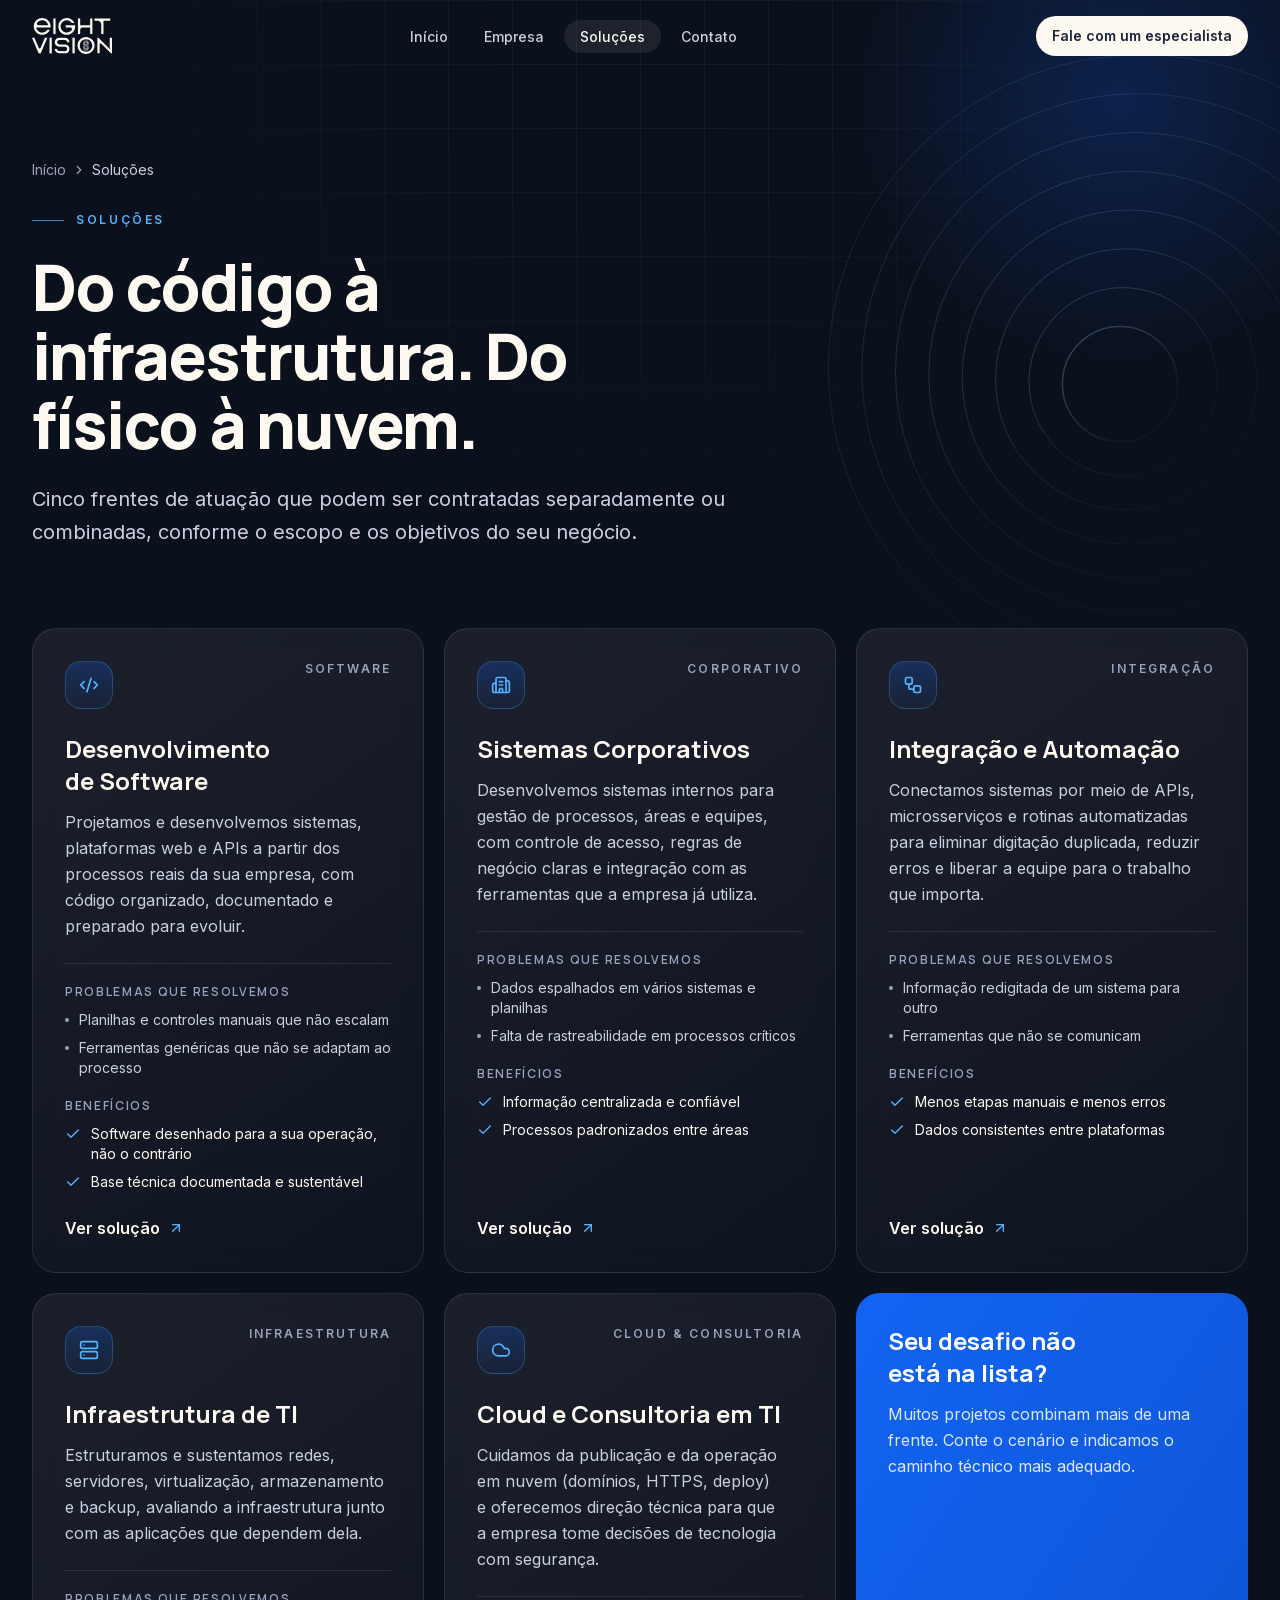
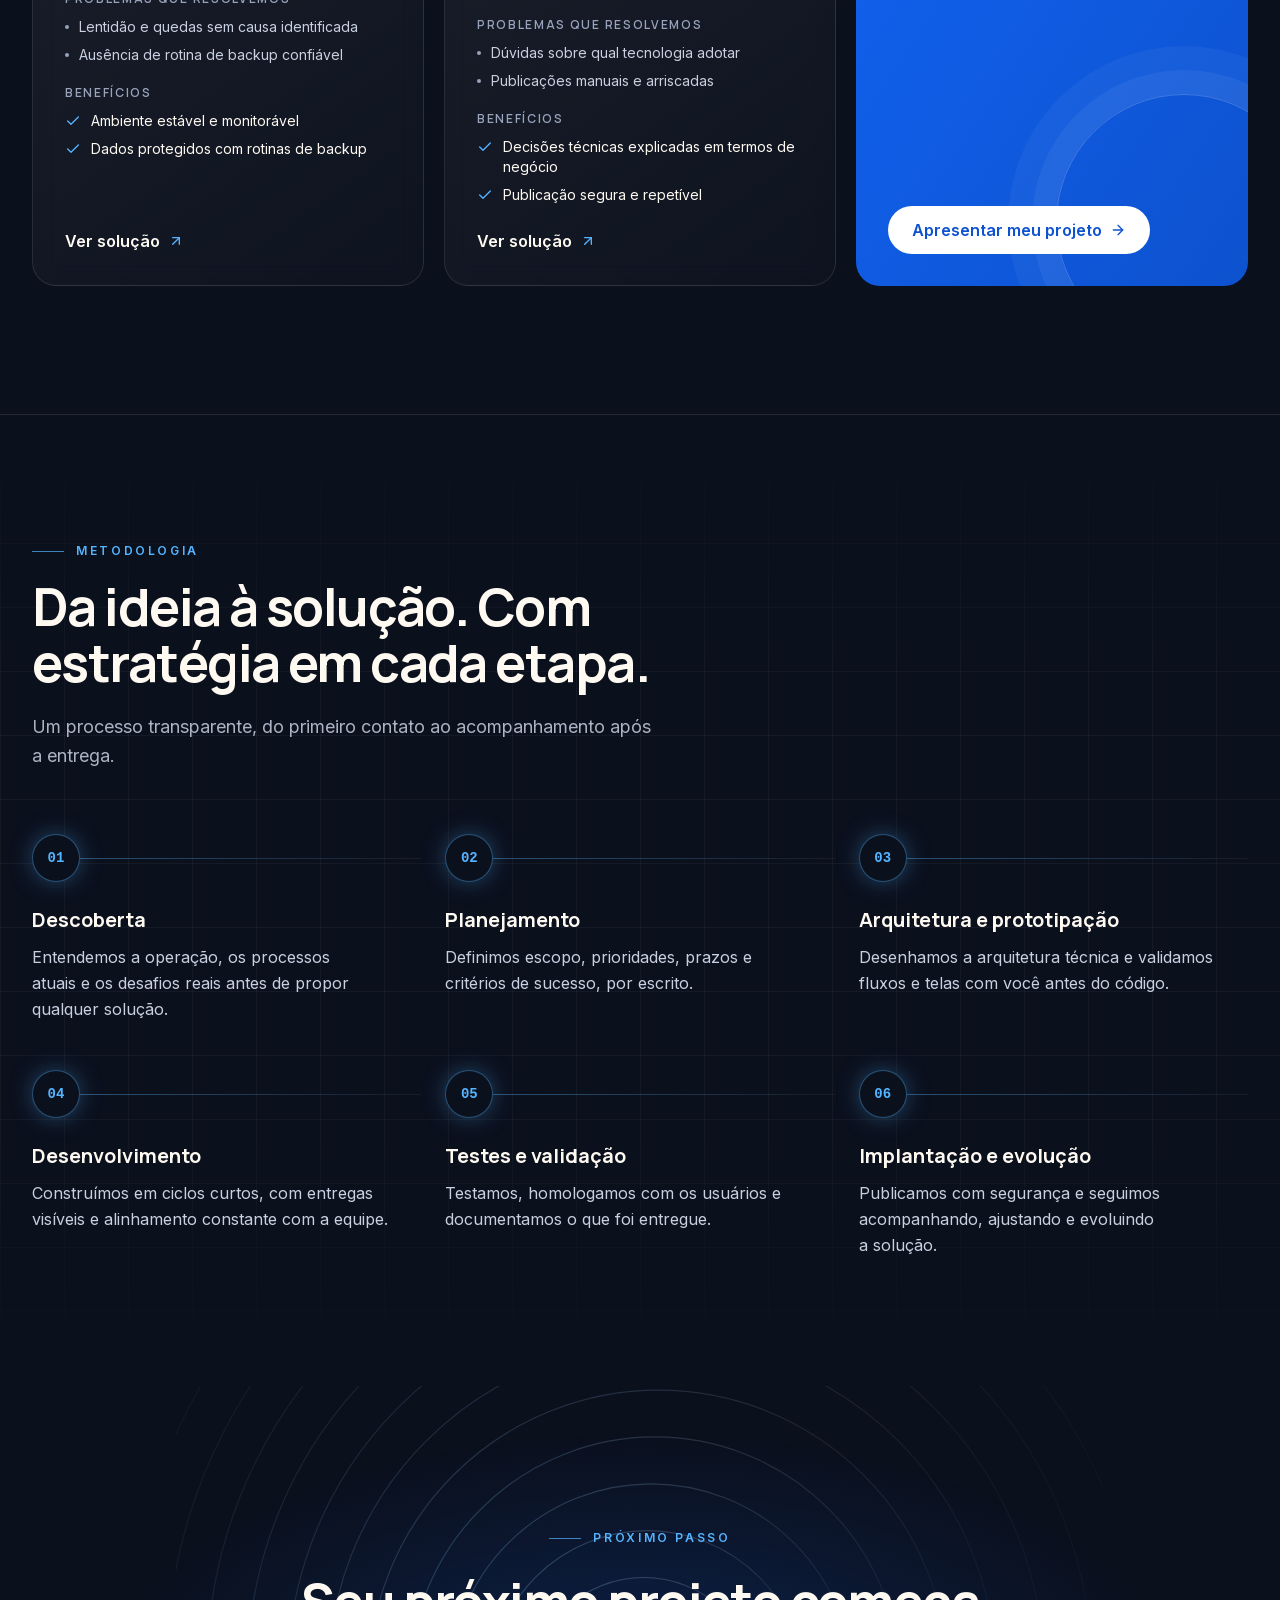
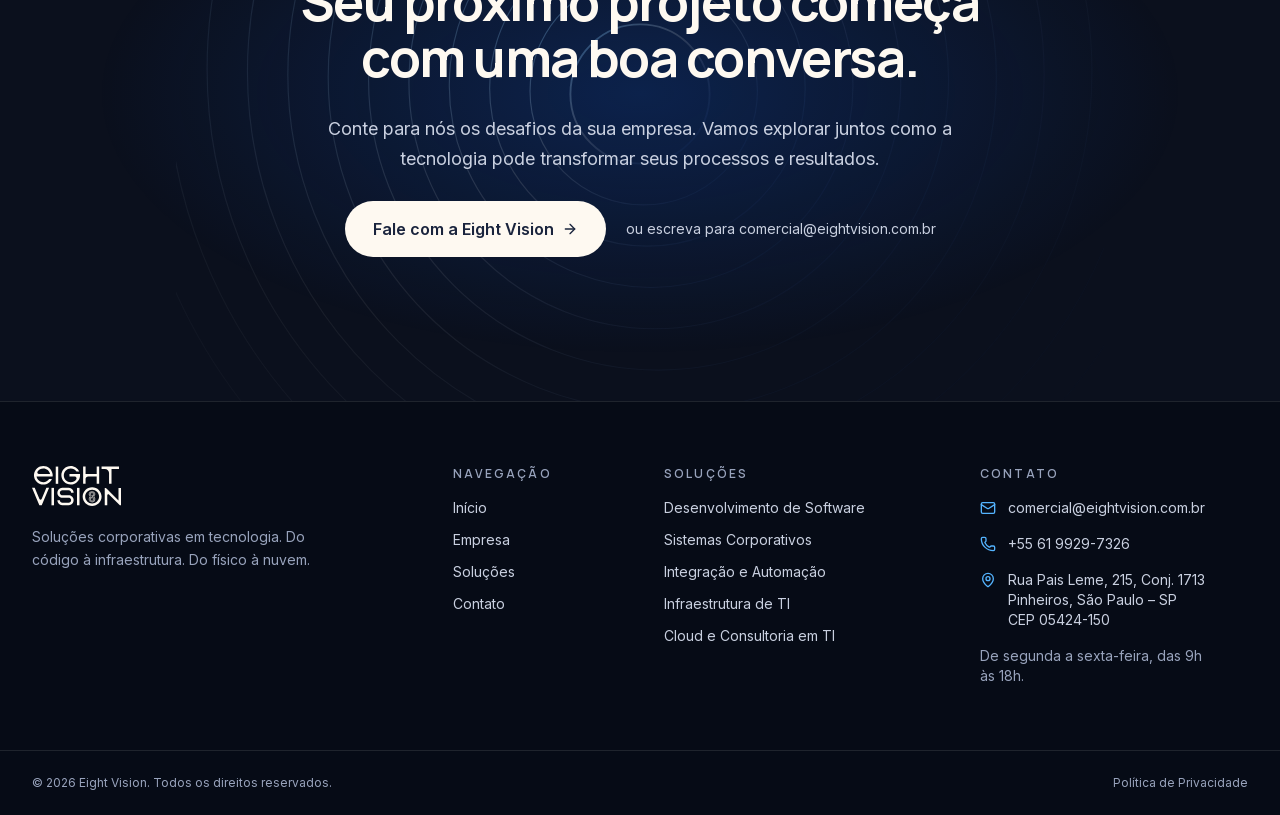
<file: solucoes/index.html>
<!DOCTYPE html><html lang="pt-BR" class="_0bjUvq_variable i_b1Kq_variable"><head><meta charSet="utf-8"/><meta name="viewport" content="width=device-width, initial-scale=1"/><link rel="preload" href="/_next/static/media/07c7676b89ed2778-s.p.2bn3s6zvc0dyp.woff2" as="font" crossorigin="" type="font/woff2"/><link rel="preload" href="/_next/static/media/82450a180bcad83c-s.p.0p-wng2nn8o-p.woff2" as="font" crossorigin="" type="font/woff2"/><link rel="preload" as="image" href="/brand/logo-marfim.svg"/><link rel="stylesheet" href="/_next/static/chunks/24tjcp1nod15t.css" data-precedence="next"/><link rel="preload" as="script" fetchPriority="low" href="/_next/static/chunks/1pcw6gskne7pf.js"/><script src="/_next/static/chunks/1wnov70f88xjy.js" async=""></script><script src="/_next/static/chunks/2pffymnt3iag4.js" async=""></script><script src="/_next/static/chunks/0c98xzjfks9hq.js" async=""></script><script src="/_next/static/chunks/turbopack-077hmtqrhcoji.js" async=""></script><script src="/_next/static/chunks/132k7-krhf-1y.js" async=""></script><script src="/_next/static/chunks/42tpt-6szlcco.js" async=""></script><script src="/_next/static/chunks/1mutniqr9ldpt.js" async=""></script><meta name="next-size-adjust" content=""/><meta name="theme-color" content="#0B101D"/><meta name="color-scheme" content="dark"/><title>Soluções em tecnologia | Eight Vision</title><meta name="description" content="Desenvolvimento de software, sistemas corporativos, integração e automação, infraestrutura de TI, cloud e consultoria. Conheça as frentes de atuação da Eight Vision."/><meta name="application-name" content="Eight Vision"/><link rel="canonical" href="https://www.eightvision.com.br/solucoes/"/><meta name="format-detection" content="telephone=no"/><meta property="og:title" content="Soluções em tecnologia | Eight Vision"/><meta property="og:description" content="Desenvolvimento de software, sistemas corporativos, integração e automação, infraestrutura de TI, cloud e consultoria. Conheça as frentes de atuação da Eight Vision."/><meta property="og:url" content="https://www.eightvision.com.br/solucoes/"/><meta property="og:site_name" content="Eight Vision"/><meta property="og:locale" content="pt_BR"/><meta property="og:image" content="https://www.eightvision.com.br/og.png"/><meta property="og:image:width" content="1200"/><meta property="og:image:height" content="630"/><meta property="og:image:alt" content="Eight Vision"/><meta property="og:type" content="website"/><meta name="twitter:card" content="summary_large_image"/><meta name="twitter:title" content="Soluções em tecnologia | Eight Vision"/><meta name="twitter:description" content="Desenvolvimento de software, sistemas corporativos, integração e automação, infraestrutura de TI, cloud e consultoria. Conheça as frentes de atuação da Eight Vision."/><meta name="twitter:image" content="https://www.eightvision.com.br/og.png"/><meta name="twitter:image:alt" content="Eight Vision"/><meta name="twitter:image:width" content="1200"/><meta name="twitter:image:height" content="630"/><link rel="icon" href="/icon.svg?icon.1qi4dii-uhlpd.svg" sizes="any" type="image/svg+xml"/><script src="/_next/static/chunks/0cz1d0mv5g_q7.js" noModule=""></script></head><body><div hidden=""><!--$--><!--/$--></div><a href="#conteudo" class="sr-only focus:not-sr-only focus:fixed focus:top-3 focus:left-3 focus:z-[60] focus:rounded-full focus:bg-ivory focus:px-5 focus:py-3 focus:text-navy-700">Pular para o conteúdo</a><header class="fixed inset-x-0 top-0 z-50 transition-[background-color,border-color,backdrop-filter] duration-300 border-b border-transparent"><div class="mx-auto w-full max-w-7xl px-5 sm:px-8 flex h-18 items-center justify-between gap-6"><a aria-label="Eight Vision — página inicial" class="rounded-md text-ivory" href="/"><img src="/brand/logo-marfim.svg" alt="" width="1327" height="599" class="w-auto h-8 sm:h-9" decoding="async"/></a><nav aria-label="Principal" class="hidden md:block"><ul class="flex items-center gap-1"><li><a class="rounded-full px-4 py-2 text-sm font-medium transition-colors text-fog-300 hover:text-ivory" href="/">Início</a></li><li><a class="rounded-full px-4 py-2 text-sm font-medium transition-colors text-fog-300 hover:text-ivory" href="/sobre/">Empresa</a></li><li><a aria-current="page" class="rounded-full px-4 py-2 text-sm font-medium transition-colors bg-ivory/[0.08] text-ivory" href="/solucoes/">Soluções</a></li><li><a class="rounded-full px-4 py-2 text-sm font-medium transition-colors text-fog-300 hover:text-ivory" href="/contato/">Contato</a></li></ul></nav><div class="flex items-center gap-2"><a data-track="cta_header" class="group/button relative shrink-0 items-center justify-center gap-2 rounded-full font-semibold whitespace-nowrap transition-[background-color,color,box-shadow,transform] duration-200 ease-out-soft select-none active:scale-[0.98] disabled:pointer-events-none disabled:opacity-60 [&amp;_svg]:size-4 [&amp;_svg]:shrink-0 bg-ivory text-navy-700 shadow-[0_0_0_0_rgb(84_180_255/0)] hover:bg-white hover:shadow-[0_8px_32px_-6px_rgb(84_180_255/0.55)] h-10 px-4 text-sm hidden sm:inline-flex" href="/contato/">Fale com um especialista</a><button class="group/button relative inline-flex shrink-0 items-center justify-center gap-2 rounded-full font-semibold whitespace-nowrap transition-[background-color,color,box-shadow,transform] duration-200 ease-out-soft select-none active:scale-[0.98] disabled:pointer-events-none disabled:opacity-60 [&amp;_svg]:size-4 [&amp;_svg]:shrink-0 text-ivory hover:bg-ivory/[0.06] size-11 md:hidden" aria-expanded="false" aria-controls="mobile-menu" aria-label="Abrir menu"><svg xmlns="http://www.w3.org/2000/svg" width="24" height="24" viewBox="0 0 24 24" fill="none" stroke="currentColor" stroke-width="2" stroke-linecap="round" stroke-linejoin="round" class="lucide lucide-menu" aria-hidden="true"><path d="M4 5h16"></path><path d="M4 12h16"></path><path d="M4 19h16"></path></svg></button></div></div><div id="mobile-menu" hidden="" class="h-[calc(100dvh-4.5rem)] overflow-y-auto border-t border-ivory/10 bg-navy-900 md:hidden"><div class="mx-auto w-full max-w-7xl px-5 sm:px-8 flex h-full flex-col justify-between py-8"><nav aria-label="Menu móvel"><ul class="flex flex-col"><li class="border-b border-ivory/10"><a class="flex min-h-16 items-center font-display text-2xl font-semibold text-ivory" href="/">Início</a></li><li class="border-b border-ivory/10"><a class="flex min-h-16 items-center font-display text-2xl font-semibold text-ivory" href="/sobre/">Empresa</a></li><li class="border-b border-ivory/10"><a aria-current="page" class="flex min-h-16 items-center font-display text-2xl font-semibold text-ivory" href="/solucoes/">Soluções</a></li><li class="border-b border-ivory/10"><a class="flex min-h-16 items-center font-display text-2xl font-semibold text-ivory" href="/contato/">Contato</a></li></ul></nav><a data-track="cta_mobile_menu" class="group/button relative inline-flex shrink-0 items-center justify-center gap-2 rounded-full font-semibold whitespace-nowrap transition-[background-color,color,box-shadow,transform] duration-200 ease-out-soft select-none active:scale-[0.98] disabled:pointer-events-none disabled:opacity-60 [&amp;_svg]:size-4 [&amp;_svg]:shrink-0 bg-ivory text-navy-700 shadow-[0_0_0_0_rgb(84_180_255/0)] hover:bg-white hover:shadow-[0_8px_32px_-6px_rgb(84_180_255/0.55)] h-14 px-7 text-base w-full" href="/contato/">Fale com um especialista</a></div></div></header><main id="conteudo"><section class="relative isolate overflow-hidden pt-32 pb-16 sm:pt-40 sm:pb-20"><div class="bg-grid absolute inset-0 -z-10 [mask-image:radial-gradient(ellipse_at_top,black_15%,transparent_70%)]"></div><div class="absolute top-[-30%] right-[-10%] -z-10 h-[36rem] w-[36rem] rounded-full bg-[radial-gradient(circle,rgb(18_100_243/0.22),transparent_65%)]"></div><svg viewBox="0 0 800 800" fill="none" aria-hidden="true" class="pointer-events-none absolute top-0 right-[-22rem] -z-10 w-[48rem] opacity-35 sm:right-[-14rem]"><defs><linearGradient id="rings-stroke-8" x1="0" y1="0" x2="1" y2="1"><stop offset="0" stop-color="#54B4FF" stop-opacity="0.9"></stop><stop offset="0.45" stop-color="#FEF9F1" stop-opacity="0.35"></stop><stop offset="1" stop-color="#1264F3" stop-opacity="0.05"></stop></linearGradient></defs><circle cx="400" cy="400" r="60" stroke="url(#rings-stroke-8)" stroke-width="1.6" stroke-opacity="1"></circle><circle cx="403.2" cy="397.6" r="98" stroke="url(#rings-stroke-8)" stroke-width="1" stroke-opacity="0.925"></circle><circle cx="406.4" cy="395.2" r="136" stroke="url(#rings-stroke-8)" stroke-width="1" stroke-opacity="0.85"></circle><circle cx="409.6" cy="392.8" r="174" stroke="url(#rings-stroke-8)" stroke-width="1" stroke-opacity="0.775"></circle><circle cx="412.8" cy="390.4" r="212" stroke="url(#rings-stroke-8)" stroke-width="1" stroke-opacity="0.7"></circle><circle cx="416" cy="388" r="250" stroke="url(#rings-stroke-8)" stroke-width="1" stroke-opacity="0.625"></circle><circle cx="419.2" cy="385.6" r="288" stroke="url(#rings-stroke-8)" stroke-width="1" stroke-opacity="0.55"></circle><circle cx="422.4" cy="383.2" r="326" stroke="url(#rings-stroke-8)" stroke-width="1" stroke-opacity="0.475"></circle></svg><div class="mx-auto w-full max-w-7xl px-5 sm:px-8 flex flex-col gap-8"><nav aria-label="Trilha de navegação"><ol class="flex flex-wrap items-center gap-1.5 text-sm text-fog-500"><li class="flex items-center gap-1.5"><a class="hover:text-ivory" href="/">Início</a><svg xmlns="http://www.w3.org/2000/svg" width="24" height="24" viewBox="0 0 24 24" fill="none" stroke="currentColor" stroke-width="2" stroke-linecap="round" stroke-linejoin="round" class="lucide lucide-chevron-right size-3.5" aria-hidden="true"><path d="m9 18 6-6-6-6"></path></svg></li><li class="flex items-center gap-1.5"><span aria-current="page" class="text-fog-300">Soluções</span></li></ol></nav><div class="flex max-w-3xl flex-col gap-6"><p class="eyebrow">Soluções</p><h1 class="text-headline font-extrabold sm:text-[clamp(2.5rem,1.6rem+3vw,4rem)]">Do código à infraestrutura. Do físico à nuvem.</h1><p class="text-lg leading-relaxed text-fog-300 sm:text-xl">Cinco frentes de atuação que podem ser contratadas separadamente ou combinadas, conforme o escopo e os objetivos do seu negócio.</p></div></div><script type="application/ld+json">{"@context":"https://schema.org","@type":"BreadcrumbList","itemListElement":[{"@type":"ListItem","position":1,"name":"Início","item":"https://www.eightvision.com.br/"},{"@type":"ListItem","position":2,"name":"Soluções","item":"https://www.eightvision.com.br/solucoes/"}]}</script></section><section aria-labelledby="frentes-title" class="pb-24 sm:pb-32"><div class="mx-auto w-full max-w-7xl px-5 sm:px-8"><h2 id="frentes-title" class="sr-only">Frentes de atuação</h2><ul class="grid gap-5 md:grid-cols-2 lg:grid-cols-3"><li><article class="group glass relative flex h-full flex-col gap-6 overflow-hidden rounded-3xl p-7 transition-[border-color,transform] duration-300 hover:-translate-y-1 hover:border-signal-300/40 sm:p-8"><div aria-hidden="true" class="pointer-events-none absolute -top-24 -right-24 size-64 rounded-full bg-signal-500/0 blur-3xl transition-colors duration-500 group-hover:bg-signal-500/25"></div><div class="flex items-start justify-between"><span class="grid size-12 place-items-center rounded-2xl border border-signal-300/25 bg-gradient-to-b from-signal-500/25 to-signal-500/5 text-signal-300"><svg xmlns="http://www.w3.org/2000/svg" width="24" height="24" viewBox="0 0 24 24" fill="none" stroke="currentColor" stroke-width="2" stroke-linecap="round" stroke-linejoin="round" class="lucide lucide-code-xml lucide-code-2 size-5" aria-hidden="true"><path d="m18 16 4-4-4-4"></path><path d="m6 8-4 4 4 4"></path><path d="m14.5 4-5 16"></path></svg></span><span class="text-xs font-semibold tracking-[0.18em] text-fog-500 uppercase">Software</span></div><div class="flex flex-col gap-3"><h3 class="text-xl font-bold sm:text-2xl">Desenvolvimento de Software</h3><p class="leading-relaxed text-fog-300">Projetamos e desenvolvemos sistemas, plataformas web e APIs a partir dos processos reais da sua empresa, com código organizado, documentado e preparado para evoluir.</p></div><div class="grid gap-5 border-t border-ivory/10 pt-5 text-sm"><div><h4 class="mb-2.5 text-xs font-semibold tracking-[0.14em] text-fog-500 uppercase">Problemas que resolvemos</h4><ul class="flex flex-col gap-2"><li class="flex gap-2.5 text-fog-300"><span aria-hidden="true" class="mt-2 size-1 shrink-0 rounded-full bg-fog-500"></span>Planilhas e controles manuais que não escalam</li><li class="flex gap-2.5 text-fog-300"><span aria-hidden="true" class="mt-2 size-1 shrink-0 rounded-full bg-fog-500"></span>Ferramentas genéricas que não se adaptam ao processo</li></ul></div><div><h4 class="mb-2.5 text-xs font-semibold tracking-[0.14em] text-fog-500 uppercase">Benefícios</h4><ul class="flex flex-col gap-2"><li class="flex gap-2.5 text-ivory"><svg xmlns="http://www.w3.org/2000/svg" width="24" height="24" viewBox="0 0 24 24" fill="none" stroke="currentColor" stroke-width="2" stroke-linecap="round" stroke-linejoin="round" class="lucide lucide-check mt-0.5 size-4 shrink-0 text-signal-300" aria-hidden="true"><path d="M20 6 9 17l-5-5"></path></svg>Software desenhado para a sua operação, não o contrário</li><li class="flex gap-2.5 text-ivory"><svg xmlns="http://www.w3.org/2000/svg" width="24" height="24" viewBox="0 0 24 24" fill="none" stroke="currentColor" stroke-width="2" stroke-linecap="round" stroke-linejoin="round" class="lucide lucide-check mt-0.5 size-4 shrink-0 text-signal-300" aria-hidden="true"><path d="M20 6 9 17l-5-5"></path></svg>Base técnica documentada e sustentável</li></ul></div></div><a class="mt-auto inline-flex items-center gap-2 font-semibold text-ivory after:absolute after:inset-0 after:content-[&#x27;&#x27;]" href="/solucoes/desenvolvimento-de-software/">Ver solução<span class="sr-only">: <!-- -->Desenvolvimento de Software</span><svg xmlns="http://www.w3.org/2000/svg" width="24" height="24" viewBox="0 0 24 24" fill="none" stroke="currentColor" stroke-width="2" stroke-linecap="round" stroke-linejoin="round" class="lucide lucide-arrow-up-right size-4 text-signal-300 transition-transform group-hover:translate-x-0.5 group-hover:-translate-y-0.5" aria-hidden="true"><path d="M7 7h10v10"></path><path d="M7 17 17 7"></path></svg></a></article></li><li><article class="group glass relative flex h-full flex-col gap-6 overflow-hidden rounded-3xl p-7 transition-[border-color,transform] duration-300 hover:-translate-y-1 hover:border-signal-300/40 sm:p-8"><div aria-hidden="true" class="pointer-events-none absolute -top-24 -right-24 size-64 rounded-full bg-signal-500/0 blur-3xl transition-colors duration-500 group-hover:bg-signal-500/25"></div><div class="flex items-start justify-between"><span class="grid size-12 place-items-center rounded-2xl border border-signal-300/25 bg-gradient-to-b from-signal-500/25 to-signal-500/5 text-signal-300"><svg xmlns="http://www.w3.org/2000/svg" width="24" height="24" viewBox="0 0 24 24" fill="none" stroke="currentColor" stroke-width="2" stroke-linecap="round" stroke-linejoin="round" class="lucide lucide-building-complex lucide-building-2 size-5" aria-hidden="true"><path d="M10 12h4"></path><path d="M10 8h4"></path><path d="M14 21v-3a2 2 0 0 0-4 0v3"></path><path d="M6 10H4a2 2 0 0 0-2 2v7a2 2 0 0 0 2 2h16a2 2 0 0 0 2-2V9a2 2 0 0 0-2-2h-2"></path><path d="M6 21V5a2 2 0 0 1 2-2h8a2 2 0 0 1 2 2v16"></path></svg></span><span class="text-xs font-semibold tracking-[0.18em] text-fog-500 uppercase">Corporativo</span></div><div class="flex flex-col gap-3"><h3 class="text-xl font-bold sm:text-2xl">Sistemas Corporativos</h3><p class="leading-relaxed text-fog-300">Desenvolvemos sistemas internos para gestão de processos, áreas e equipes, com controle de acesso, regras de negócio claras e integração com as ferramentas que a empresa já utiliza.</p></div><div class="grid gap-5 border-t border-ivory/10 pt-5 text-sm"><div><h4 class="mb-2.5 text-xs font-semibold tracking-[0.14em] text-fog-500 uppercase">Problemas que resolvemos</h4><ul class="flex flex-col gap-2"><li class="flex gap-2.5 text-fog-300"><span aria-hidden="true" class="mt-2 size-1 shrink-0 rounded-full bg-fog-500"></span>Dados espalhados em vários sistemas e planilhas</li><li class="flex gap-2.5 text-fog-300"><span aria-hidden="true" class="mt-2 size-1 shrink-0 rounded-full bg-fog-500"></span>Falta de rastreabilidade em processos críticos</li></ul></div><div><h4 class="mb-2.5 text-xs font-semibold tracking-[0.14em] text-fog-500 uppercase">Benefícios</h4><ul class="flex flex-col gap-2"><li class="flex gap-2.5 text-ivory"><svg xmlns="http://www.w3.org/2000/svg" width="24" height="24" viewBox="0 0 24 24" fill="none" stroke="currentColor" stroke-width="2" stroke-linecap="round" stroke-linejoin="round" class="lucide lucide-check mt-0.5 size-4 shrink-0 text-signal-300" aria-hidden="true"><path d="M20 6 9 17l-5-5"></path></svg>Informação centralizada e confiável</li><li class="flex gap-2.5 text-ivory"><svg xmlns="http://www.w3.org/2000/svg" width="24" height="24" viewBox="0 0 24 24" fill="none" stroke="currentColor" stroke-width="2" stroke-linecap="round" stroke-linejoin="round" class="lucide lucide-check mt-0.5 size-4 shrink-0 text-signal-300" aria-hidden="true"><path d="M20 6 9 17l-5-5"></path></svg>Processos padronizados entre áreas</li></ul></div></div><a class="mt-auto inline-flex items-center gap-2 font-semibold text-ivory after:absolute after:inset-0 after:content-[&#x27;&#x27;]" href="/solucoes/sistemas-corporativos/">Ver solução<span class="sr-only">: <!-- -->Sistemas Corporativos</span><svg xmlns="http://www.w3.org/2000/svg" width="24" height="24" viewBox="0 0 24 24" fill="none" stroke="currentColor" stroke-width="2" stroke-linecap="round" stroke-linejoin="round" class="lucide lucide-arrow-up-right size-4 text-signal-300 transition-transform group-hover:translate-x-0.5 group-hover:-translate-y-0.5" aria-hidden="true"><path d="M7 7h10v10"></path><path d="M7 17 17 7"></path></svg></a></article></li><li><article class="group glass relative flex h-full flex-col gap-6 overflow-hidden rounded-3xl p-7 transition-[border-color,transform] duration-300 hover:-translate-y-1 hover:border-signal-300/40 sm:p-8"><div aria-hidden="true" class="pointer-events-none absolute -top-24 -right-24 size-64 rounded-full bg-signal-500/0 blur-3xl transition-colors duration-500 group-hover:bg-signal-500/25"></div><div class="flex items-start justify-between"><span class="grid size-12 place-items-center rounded-2xl border border-signal-300/25 bg-gradient-to-b from-signal-500/25 to-signal-500/5 text-signal-300"><svg xmlns="http://www.w3.org/2000/svg" width="24" height="24" viewBox="0 0 24 24" fill="none" stroke="currentColor" stroke-width="2" stroke-linecap="round" stroke-linejoin="round" class="lucide lucide-workflow size-5" aria-hidden="true"><rect width="8" height="8" x="3" y="3" rx="2"></rect><path d="M7 11v4a2 2 0 0 0 2 2h4"></path><rect width="8" height="8" x="13" y="13" rx="2"></rect></svg></span><span class="text-xs font-semibold tracking-[0.18em] text-fog-500 uppercase">Integração</span></div><div class="flex flex-col gap-3"><h3 class="text-xl font-bold sm:text-2xl">Integração e Automação</h3><p class="leading-relaxed text-fog-300">Conectamos sistemas por meio de APIs, microsserviços e rotinas automatizadas para eliminar digitação duplicada, reduzir erros e liberar a equipe para o trabalho que importa.</p></div><div class="grid gap-5 border-t border-ivory/10 pt-5 text-sm"><div><h4 class="mb-2.5 text-xs font-semibold tracking-[0.14em] text-fog-500 uppercase">Problemas que resolvemos</h4><ul class="flex flex-col gap-2"><li class="flex gap-2.5 text-fog-300"><span aria-hidden="true" class="mt-2 size-1 shrink-0 rounded-full bg-fog-500"></span>Informação redigitada de um sistema para outro</li><li class="flex gap-2.5 text-fog-300"><span aria-hidden="true" class="mt-2 size-1 shrink-0 rounded-full bg-fog-500"></span>Ferramentas que não se comunicam</li></ul></div><div><h4 class="mb-2.5 text-xs font-semibold tracking-[0.14em] text-fog-500 uppercase">Benefícios</h4><ul class="flex flex-col gap-2"><li class="flex gap-2.5 text-ivory"><svg xmlns="http://www.w3.org/2000/svg" width="24" height="24" viewBox="0 0 24 24" fill="none" stroke="currentColor" stroke-width="2" stroke-linecap="round" stroke-linejoin="round" class="lucide lucide-check mt-0.5 size-4 shrink-0 text-signal-300" aria-hidden="true"><path d="M20 6 9 17l-5-5"></path></svg>Menos etapas manuais e menos erros</li><li class="flex gap-2.5 text-ivory"><svg xmlns="http://www.w3.org/2000/svg" width="24" height="24" viewBox="0 0 24 24" fill="none" stroke="currentColor" stroke-width="2" stroke-linecap="round" stroke-linejoin="round" class="lucide lucide-check mt-0.5 size-4 shrink-0 text-signal-300" aria-hidden="true"><path d="M20 6 9 17l-5-5"></path></svg>Dados consistentes entre plataformas</li></ul></div></div><a class="mt-auto inline-flex items-center gap-2 font-semibold text-ivory after:absolute after:inset-0 after:content-[&#x27;&#x27;]" href="/solucoes/integracao-e-automacao/">Ver solução<span class="sr-only">: <!-- -->Integração e Automação</span><svg xmlns="http://www.w3.org/2000/svg" width="24" height="24" viewBox="0 0 24 24" fill="none" stroke="currentColor" stroke-width="2" stroke-linecap="round" stroke-linejoin="round" class="lucide lucide-arrow-up-right size-4 text-signal-300 transition-transform group-hover:translate-x-0.5 group-hover:-translate-y-0.5" aria-hidden="true"><path d="M7 7h10v10"></path><path d="M7 17 17 7"></path></svg></a></article></li><li><article class="group glass relative flex h-full flex-col gap-6 overflow-hidden rounded-3xl p-7 transition-[border-color,transform] duration-300 hover:-translate-y-1 hover:border-signal-300/40 sm:p-8"><div aria-hidden="true" class="pointer-events-none absolute -top-24 -right-24 size-64 rounded-full bg-signal-500/0 blur-3xl transition-colors duration-500 group-hover:bg-signal-500/25"></div><div class="flex items-start justify-between"><span class="grid size-12 place-items-center rounded-2xl border border-signal-300/25 bg-gradient-to-b from-signal-500/25 to-signal-500/5 text-signal-300"><svg xmlns="http://www.w3.org/2000/svg" width="24" height="24" viewBox="0 0 24 24" fill="none" stroke="currentColor" stroke-width="2" stroke-linecap="round" stroke-linejoin="round" class="lucide lucide-server size-5" aria-hidden="true"><rect width="20" height="8" x="2" y="2" rx="2" ry="2"></rect><rect width="20" height="8" x="2" y="14" rx="2" ry="2"></rect><line x1="6" x2="6.01" y1="6" y2="6"></line><line x1="6" x2="6.01" y1="18" y2="18"></line></svg></span><span class="text-xs font-semibold tracking-[0.18em] text-fog-500 uppercase">Infraestrutura</span></div><div class="flex flex-col gap-3"><h3 class="text-xl font-bold sm:text-2xl">Infraestrutura de TI</h3><p class="leading-relaxed text-fog-300">Estruturamos e sustentamos redes, servidores, virtualização, armazenamento e backup, avaliando a infraestrutura junto com as aplicações que dependem dela.</p></div><div class="grid gap-5 border-t border-ivory/10 pt-5 text-sm"><div><h4 class="mb-2.5 text-xs font-semibold tracking-[0.14em] text-fog-500 uppercase">Problemas que resolvemos</h4><ul class="flex flex-col gap-2"><li class="flex gap-2.5 text-fog-300"><span aria-hidden="true" class="mt-2 size-1 shrink-0 rounded-full bg-fog-500"></span>Lentidão e quedas sem causa identificada</li><li class="flex gap-2.5 text-fog-300"><span aria-hidden="true" class="mt-2 size-1 shrink-0 rounded-full bg-fog-500"></span>Ausência de rotina de backup confiável</li></ul></div><div><h4 class="mb-2.5 text-xs font-semibold tracking-[0.14em] text-fog-500 uppercase">Benefícios</h4><ul class="flex flex-col gap-2"><li class="flex gap-2.5 text-ivory"><svg xmlns="http://www.w3.org/2000/svg" width="24" height="24" viewBox="0 0 24 24" fill="none" stroke="currentColor" stroke-width="2" stroke-linecap="round" stroke-linejoin="round" class="lucide lucide-check mt-0.5 size-4 shrink-0 text-signal-300" aria-hidden="true"><path d="M20 6 9 17l-5-5"></path></svg>Ambiente estável e monitorável</li><li class="flex gap-2.5 text-ivory"><svg xmlns="http://www.w3.org/2000/svg" width="24" height="24" viewBox="0 0 24 24" fill="none" stroke="currentColor" stroke-width="2" stroke-linecap="round" stroke-linejoin="round" class="lucide lucide-check mt-0.5 size-4 shrink-0 text-signal-300" aria-hidden="true"><path d="M20 6 9 17l-5-5"></path></svg>Dados protegidos com rotinas de backup</li></ul></div></div><a class="mt-auto inline-flex items-center gap-2 font-semibold text-ivory after:absolute after:inset-0 after:content-[&#x27;&#x27;]" href="/solucoes/infraestrutura-de-ti/">Ver solução<span class="sr-only">: <!-- -->Infraestrutura de TI</span><svg xmlns="http://www.w3.org/2000/svg" width="24" height="24" viewBox="0 0 24 24" fill="none" stroke="currentColor" stroke-width="2" stroke-linecap="round" stroke-linejoin="round" class="lucide lucide-arrow-up-right size-4 text-signal-300 transition-transform group-hover:translate-x-0.5 group-hover:-translate-y-0.5" aria-hidden="true"><path d="M7 7h10v10"></path><path d="M7 17 17 7"></path></svg></a></article></li><li><article class="group glass relative flex h-full flex-col gap-6 overflow-hidden rounded-3xl p-7 transition-[border-color,transform] duration-300 hover:-translate-y-1 hover:border-signal-300/40 sm:p-8"><div aria-hidden="true" class="pointer-events-none absolute -top-24 -right-24 size-64 rounded-full bg-signal-500/0 blur-3xl transition-colors duration-500 group-hover:bg-signal-500/25"></div><div class="flex items-start justify-between"><span class="grid size-12 place-items-center rounded-2xl border border-signal-300/25 bg-gradient-to-b from-signal-500/25 to-signal-500/5 text-signal-300"><svg xmlns="http://www.w3.org/2000/svg" width="24" height="24" viewBox="0 0 24 24" fill="none" stroke="currentColor" stroke-width="2" stroke-linecap="round" stroke-linejoin="round" class="lucide lucide-cloud size-5" aria-hidden="true"><path d="M17.5 19H9a7 7 0 1 1 6.71-9h1.79a4.5 4.5 0 1 1 0 9Z"></path></svg></span><span class="text-xs font-semibold tracking-[0.18em] text-fog-500 uppercase">Cloud &amp; Consultoria</span></div><div class="flex flex-col gap-3"><h3 class="text-xl font-bold sm:text-2xl">Cloud e Consultoria em TI</h3><p class="leading-relaxed text-fog-300">Cuidamos da publicação e da operação em nuvem (domínios, HTTPS, deploy) e oferecemos direção técnica para que a empresa tome decisões de tecnologia com segurança.</p></div><div class="grid gap-5 border-t border-ivory/10 pt-5 text-sm"><div><h4 class="mb-2.5 text-xs font-semibold tracking-[0.14em] text-fog-500 uppercase">Problemas que resolvemos</h4><ul class="flex flex-col gap-2"><li class="flex gap-2.5 text-fog-300"><span aria-hidden="true" class="mt-2 size-1 shrink-0 rounded-full bg-fog-500"></span>Dúvidas sobre qual tecnologia adotar</li><li class="flex gap-2.5 text-fog-300"><span aria-hidden="true" class="mt-2 size-1 shrink-0 rounded-full bg-fog-500"></span>Publicações manuais e arriscadas</li></ul></div><div><h4 class="mb-2.5 text-xs font-semibold tracking-[0.14em] text-fog-500 uppercase">Benefícios</h4><ul class="flex flex-col gap-2"><li class="flex gap-2.5 text-ivory"><svg xmlns="http://www.w3.org/2000/svg" width="24" height="24" viewBox="0 0 24 24" fill="none" stroke="currentColor" stroke-width="2" stroke-linecap="round" stroke-linejoin="round" class="lucide lucide-check mt-0.5 size-4 shrink-0 text-signal-300" aria-hidden="true"><path d="M20 6 9 17l-5-5"></path></svg>Decisões técnicas explicadas em termos de negócio</li><li class="flex gap-2.5 text-ivory"><svg xmlns="http://www.w3.org/2000/svg" width="24" height="24" viewBox="0 0 24 24" fill="none" stroke="currentColor" stroke-width="2" stroke-linecap="round" stroke-linejoin="round" class="lucide lucide-check mt-0.5 size-4 shrink-0 text-signal-300" aria-hidden="true"><path d="M20 6 9 17l-5-5"></path></svg>Publicação segura e repetível</li></ul></div></div><a class="mt-auto inline-flex items-center gap-2 font-semibold text-ivory after:absolute after:inset-0 after:content-[&#x27;&#x27;]" href="/solucoes/cloud-e-consultoria/">Ver solução<span class="sr-only">: <!-- -->Cloud e Consultoria em TI</span><svg xmlns="http://www.w3.org/2000/svg" width="24" height="24" viewBox="0 0 24 24" fill="none" stroke="currentColor" stroke-width="2" stroke-linecap="round" stroke-linejoin="round" class="lucide lucide-arrow-up-right size-4 text-signal-300 transition-transform group-hover:translate-x-0.5 group-hover:-translate-y-0.5" aria-hidden="true"><path d="M7 7h10v10"></path><path d="M7 17 17 7"></path></svg></a></article></li><li><div class="relative flex h-full flex-col justify-between gap-8 overflow-hidden rounded-3xl bg-gradient-to-br from-signal-500 to-signal-600 p-8 text-white"><div aria-hidden="true" class="absolute -right-16 -bottom-16 size-64 rounded-full border border-white/20 shadow-[0_0_0_24px_rgb(255_255_255/0.05),0_0_0_48px_rgb(255_255_255/0.04)]"></div><div class="relative flex flex-col gap-3"><h3 class="text-2xl font-bold text-white">Seu desafio não está na lista?</h3><p class="leading-relaxed text-white/85">Muitos projetos combinam mais de uma frente. Conte o cenário e indicamos o caminho técnico mais adequado.</p></div><a data-track="cta_servicos" class="relative inline-flex w-fit items-center gap-2 rounded-full bg-white px-6 py-3 font-semibold text-signal-600 transition-shadow hover:shadow-[0_10px_30px_-8px_rgb(0_0_0/0.45)]" href="/contato/">Apresentar meu projeto<svg xmlns="http://www.w3.org/2000/svg" width="24" height="24" viewBox="0 0 24 24" fill="none" stroke="currentColor" stroke-width="2" stroke-linecap="round" stroke-linejoin="round" class="lucide lucide-arrow-right size-4" aria-hidden="true"><path d="M5 12h14"></path><path d="m12 5 7 7-7 7"></path></svg></a></div></li></ul></div></section><div class="border-t border-ivory/10"><section aria-labelledby="metodologia-title" class="relative overflow-hidden py-24 sm:py-32"><div class="bg-grid absolute inset-0 -z-10 [mask-image:linear-gradient(to_bottom,transparent,black_30%,black_70%,transparent)]"></div><div class="mx-auto w-full max-w-7xl px-5 sm:px-8 flex flex-col gap-16"><div style="opacity:0;transform:translateY(24px)"><div class="flex max-w-3xl flex-col gap-5"><p class="eyebrow">Metodologia</p><h2 id="metodologia-title" class="text-headline font-bold">Da ideia à solução. Com estratégia em cada etapa.</h2><p class="max-w-2xl text-lg leading-relaxed opacity-85">Um processo transparente, do primeiro contato ao acompanhamento após a entrega.</p></div></div><ol class="grid gap-x-6 gap-y-0 md:grid-cols-2 lg:grid-cols-3 lg:gap-y-12"><li class="relative flex gap-5 pb-10 md:flex-col md:gap-6 md:pb-0" style="opacity:0;transform:translateY(24px)"><div class="relative flex flex-col items-center md:flex-row"><span class="relative z-10 grid size-12 shrink-0 place-items-center rounded-full border border-signal-300/40 bg-navy-900 font-mono text-sm font-semibold text-signal-300 shadow-[0_0_24px_-4px_rgb(84_180_255/0.5)]">01</span><span aria-hidden="true" class="absolute top-12 bottom-[-2.5rem] left-1/2 w-px -translate-x-1/2 bg-gradient-to-b from-signal-300/40 to-ivory/5 md:static md:h-px md:w-auto md:flex-1 md:translate-x-0 md:bg-gradient-to-r"></span></div><div class="flex flex-col gap-2.5 pt-2.5 md:pt-0 md:pr-6"><h3 class="text-xl font-bold">Descoberta</h3><p class="leading-relaxed text-fog-300">Entendemos a operação, os processos atuais e os desafios reais antes de propor qualquer solução.</p></div></li><li class="relative flex gap-5 pb-10 md:flex-col md:gap-6 md:pb-0" style="opacity:0;transform:translateY(24px)"><div class="relative flex flex-col items-center md:flex-row"><span class="relative z-10 grid size-12 shrink-0 place-items-center rounded-full border border-signal-300/40 bg-navy-900 font-mono text-sm font-semibold text-signal-300 shadow-[0_0_24px_-4px_rgb(84_180_255/0.5)]">02</span><span aria-hidden="true" class="absolute top-12 bottom-[-2.5rem] left-1/2 w-px -translate-x-1/2 bg-gradient-to-b from-signal-300/40 to-ivory/5 md:static md:h-px md:w-auto md:flex-1 md:translate-x-0 md:bg-gradient-to-r"></span></div><div class="flex flex-col gap-2.5 pt-2.5 md:pt-0 md:pr-6"><h3 class="text-xl font-bold">Planejamento</h3><p class="leading-relaxed text-fog-300">Definimos escopo, prioridades, prazos e critérios de sucesso, por escrito.</p></div></li><li class="relative flex gap-5 pb-10 md:flex-col md:gap-6 md:pb-0" style="opacity:0;transform:translateY(24px)"><div class="relative flex flex-col items-center md:flex-row"><span class="relative z-10 grid size-12 shrink-0 place-items-center rounded-full border border-signal-300/40 bg-navy-900 font-mono text-sm font-semibold text-signal-300 shadow-[0_0_24px_-4px_rgb(84_180_255/0.5)]">03</span><span aria-hidden="true" class="absolute top-12 bottom-[-2.5rem] left-1/2 w-px -translate-x-1/2 bg-gradient-to-b from-signal-300/40 to-ivory/5 md:static md:h-px md:w-auto md:flex-1 md:translate-x-0 md:bg-gradient-to-r"></span></div><div class="flex flex-col gap-2.5 pt-2.5 md:pt-0 md:pr-6"><h3 class="text-xl font-bold">Arquitetura e prototipação</h3><p class="leading-relaxed text-fog-300">Desenhamos a arquitetura técnica e validamos fluxos e telas com você antes do código.</p></div></li><li class="relative flex gap-5 pb-10 md:flex-col md:gap-6 md:pb-0" style="opacity:0;transform:translateY(24px)"><div class="relative flex flex-col items-center md:flex-row"><span class="relative z-10 grid size-12 shrink-0 place-items-center rounded-full border border-signal-300/40 bg-navy-900 font-mono text-sm font-semibold text-signal-300 shadow-[0_0_24px_-4px_rgb(84_180_255/0.5)]">04</span><span aria-hidden="true" class="absolute top-12 bottom-[-2.5rem] left-1/2 w-px -translate-x-1/2 bg-gradient-to-b from-signal-300/40 to-ivory/5 md:static md:h-px md:w-auto md:flex-1 md:translate-x-0 md:bg-gradient-to-r"></span></div><div class="flex flex-col gap-2.5 pt-2.5 md:pt-0 md:pr-6"><h3 class="text-xl font-bold">Desenvolvimento</h3><p class="leading-relaxed text-fog-300">Construímos em ciclos curtos, com entregas visíveis e alinhamento constante com a equipe.</p></div></li><li class="relative flex gap-5 pb-10 md:flex-col md:gap-6 md:pb-0" style="opacity:0;transform:translateY(24px)"><div class="relative flex flex-col items-center md:flex-row"><span class="relative z-10 grid size-12 shrink-0 place-items-center rounded-full border border-signal-300/40 bg-navy-900 font-mono text-sm font-semibold text-signal-300 shadow-[0_0_24px_-4px_rgb(84_180_255/0.5)]">05</span><span aria-hidden="true" class="absolute top-12 bottom-[-2.5rem] left-1/2 w-px -translate-x-1/2 bg-gradient-to-b from-signal-300/40 to-ivory/5 md:static md:h-px md:w-auto md:flex-1 md:translate-x-0 md:bg-gradient-to-r"></span></div><div class="flex flex-col gap-2.5 pt-2.5 md:pt-0 md:pr-6"><h3 class="text-xl font-bold">Testes e validação</h3><p class="leading-relaxed text-fog-300">Testamos, homologamos com os usuários e documentamos o que foi entregue.</p></div></li><li class="relative flex gap-5 pb-10 md:flex-col md:gap-6 md:pb-0" style="opacity:0;transform:translateY(24px)"><div class="relative flex flex-col items-center md:flex-row"><span class="relative z-10 grid size-12 shrink-0 place-items-center rounded-full border border-signal-300/40 bg-navy-900 font-mono text-sm font-semibold text-signal-300 shadow-[0_0_24px_-4px_rgb(84_180_255/0.5)]">06</span><span aria-hidden="true" class="absolute top-12 bottom-[-2.5rem] left-1/2 w-px -translate-x-1/2 bg-gradient-to-b from-signal-300/40 to-ivory/5 md:static md:h-px md:w-auto md:flex-1 md:translate-x-0 md:bg-gradient-to-r"></span></div><div class="flex flex-col gap-2.5 pt-2.5 md:pt-0 md:pr-6"><h3 class="text-xl font-bold">Implantação e evolução</h3><p class="leading-relaxed text-fog-300">Publicamos com segurança e seguimos acompanhando, ajustando e evoluindo a solução.</p></div></li></ol></div></section></div><section aria-labelledby="cta-title" class="relative isolate overflow-hidden py-28 sm:py-36"><div class="absolute inset-0 -z-10 bg-[radial-gradient(ellipse_at_center,rgb(18_100_243/0.22),transparent_60%)]"></div><svg viewBox="0 0 800 800" fill="none" aria-hidden="true" class="pointer-events-none absolute top-1/2 left-1/2 -z-10 w-[58rem] max-w-none -translate-x-1/2 -translate-y-1/2 opacity-40"><defs><linearGradient id="rings-stroke-12" x1="0" y1="0" x2="1" y2="1"><stop offset="0" stop-color="#54B4FF" stop-opacity="0.9"></stop><stop offset="0.45" stop-color="#FEF9F1" stop-opacity="0.35"></stop><stop offset="1" stop-color="#1264F3" stop-opacity="0.05"></stop></linearGradient></defs><circle cx="400" cy="400" r="60" stroke="url(#rings-stroke-12)" stroke-width="1.6" stroke-opacity="1"></circle><circle cx="403.2" cy="397.6" r="98" stroke="url(#rings-stroke-12)" stroke-width="1" stroke-opacity="0.925"></circle><circle cx="406.4" cy="395.2" r="136" stroke="url(#rings-stroke-12)" stroke-width="1" stroke-opacity="0.85"></circle><circle cx="409.6" cy="392.8" r="174" stroke="url(#rings-stroke-12)" stroke-width="1" stroke-opacity="0.775"></circle><circle cx="412.8" cy="390.4" r="212" stroke="url(#rings-stroke-12)" stroke-width="1" stroke-opacity="0.7"></circle><circle cx="416" cy="388" r="250" stroke="url(#rings-stroke-12)" stroke-width="1" stroke-opacity="0.625"></circle><circle cx="419.2" cy="385.6" r="288" stroke="url(#rings-stroke-12)" stroke-width="1" stroke-opacity="0.55"></circle><circle cx="422.4" cy="383.2" r="326" stroke="url(#rings-stroke-12)" stroke-width="1" stroke-opacity="0.475"></circle><circle cx="425.6" cy="380.8" r="364" stroke="url(#rings-stroke-12)" stroke-width="1" stroke-opacity="0.4"></circle><circle cx="428.8" cy="378.4" r="402" stroke="url(#rings-stroke-12)" stroke-width="1" stroke-opacity="0.32500000000000007"></circle><circle cx="432" cy="376" r="440" stroke="url(#rings-stroke-12)" stroke-width="1" stroke-opacity="0.25"></circle><circle cx="435.2" cy="373.6" r="478" stroke="url(#rings-stroke-12)" stroke-width="1" stroke-opacity="0.17500000000000004"></circle></svg><div class="mx-auto w-full max-w-7xl px-5 sm:px-8"><div class="mx-auto flex max-w-3xl flex-col items-center gap-7 text-center" style="opacity:0;transform:translateY(24px)"><p class="eyebrow">Próximo passo</p><h2 id="cta-title" class="text-headline font-bold">Seu próximo projeto começa com uma boa conversa.</h2><p class="max-w-2xl text-lg leading-relaxed text-fog-300">Conte para nós os desafios da sua empresa. Vamos explorar juntos como a tecnologia pode transformar seus processos e resultados.</p><div class="flex flex-col items-center gap-5 sm:flex-row"><a data-track="cta_final" class="group/button relative inline-flex shrink-0 items-center justify-center gap-2 rounded-full font-semibold whitespace-nowrap transition-[background-color,color,box-shadow,transform] duration-200 ease-out-soft select-none active:scale-[0.98] disabled:pointer-events-none disabled:opacity-60 [&amp;_svg]:size-4 [&amp;_svg]:shrink-0 bg-ivory text-navy-700 shadow-[0_0_0_0_rgb(84_180_255/0)] hover:bg-white hover:shadow-[0_8px_32px_-6px_rgb(84_180_255/0.55)] h-14 px-7 text-base" href="/contato/">Fale com a Eight Vision<svg xmlns="http://www.w3.org/2000/svg" width="24" height="24" viewBox="0 0 24 24" fill="none" stroke="currentColor" stroke-width="2" stroke-linecap="round" stroke-linejoin="round" class="lucide lucide-arrow-right transition-transform group-hover/button:translate-x-0.5" aria-hidden="true"><path d="M5 12h14"></path><path d="m12 5 7 7-7 7"></path></svg></a><a href="mailto:comercial@eightvision.com.br" data-track="click_email" class="text-sm text-fog-300 underline-offset-4 hover:text-ivory hover:underline">ou escreva para <!-- -->comercial@eightvision.com.br</a></div></div></div></section><!--$--><!--/$--></main><footer class="border-t border-ivory/10 bg-navy-950 text-sm"><div class="mx-auto w-full max-w-7xl px-5 sm:px-8 grid gap-12 py-16 sm:grid-cols-2 lg:grid-cols-12"><div class="flex flex-col gap-5 lg:col-span-4"><a aria-label="Eight Vision — página inicial" class="w-fit text-ivory" href="/"><img src="/brand/logo-marfim.svg" alt="" width="1327" height="599" class="w-auto h-10" decoding="async"/></a><p class="max-w-xs leading-relaxed text-fog-500">Soluções corporativas em tecnologia<!-- -->. <!-- -->Do código à infraestrutura. Do físico à nuvem.</p></div><nav aria-label="Rodapé — navegação" class="lg:col-span-2"><h2 class="mb-4 text-xs font-semibold tracking-[0.18em] text-fog-500 uppercase">Navegação</h2><ul class="flex flex-col gap-3"><li><a class="text-fog-300 hover:text-ivory" href="/">Início</a></li><li><a class="text-fog-300 hover:text-ivory" href="/sobre/">Empresa</a></li><li><a class="text-fog-300 hover:text-ivory" href="/solucoes/">Soluções</a></li><li><a class="text-fog-300 hover:text-ivory" href="/contato/">Contato</a></li></ul></nav><nav aria-label="Rodapé — soluções" class="lg:col-span-3"><h2 class="mb-4 text-xs font-semibold tracking-[0.18em] text-fog-500 uppercase">Soluções</h2><ul class="flex flex-col gap-3"><li><a class="text-fog-300 hover:text-ivory" href="/solucoes/desenvolvimento-de-software/">Desenvolvimento de Software</a></li><li><a class="text-fog-300 hover:text-ivory" href="/solucoes/sistemas-corporativos/">Sistemas Corporativos</a></li><li><a class="text-fog-300 hover:text-ivory" href="/solucoes/integracao-e-automacao/">Integração e Automação</a></li><li><a class="text-fog-300 hover:text-ivory" href="/solucoes/infraestrutura-de-ti/">Infraestrutura de TI</a></li><li><a class="text-fog-300 hover:text-ivory" href="/solucoes/cloud-e-consultoria/">Cloud e Consultoria em TI</a></li></ul></nav><address class="flex flex-col gap-4 not-italic lg:col-span-3"><h2 class="text-xs font-semibold tracking-[0.18em] text-fog-500 uppercase">Contato</h2><a href="mailto:comercial@eightvision.com.br" data-track="click_email" class="flex items-start gap-3 text-fog-300 hover:text-ivory"><svg xmlns="http://www.w3.org/2000/svg" width="24" height="24" viewBox="0 0 24 24" fill="none" stroke="currentColor" stroke-width="2" stroke-linecap="round" stroke-linejoin="round" class="lucide lucide-mail mt-0.5 size-4 shrink-0 text-signal-300" aria-hidden="true"><path d="m22 7-8.991 5.727a2 2 0 0 1-2.009 0L2 7"></path><rect x="2" y="4" width="20" height="16" rx="2"></rect></svg>comercial@eightvision.com.br</a><a href="tel:+556199297326" data-track="click_phone" class="flex items-start gap-3 text-fog-300 hover:text-ivory"><svg xmlns="http://www.w3.org/2000/svg" width="24" height="24" viewBox="0 0 24 24" fill="none" stroke="currentColor" stroke-width="2" stroke-linecap="round" stroke-linejoin="round" class="lucide lucide-phone mt-0.5 size-4 shrink-0 text-signal-300" aria-hidden="true"><path d="M13.832 16.568a1 1 0 0 0 1.213-.303l.355-.465A2 2 0 0 1 17 15h3a2 2 0 0 1 2 2v3a2 2 0 0 1-2 2A18 18 0 0 1 2 4a2 2 0 0 1 2-2h3a2 2 0 0 1 2 2v3a2 2 0 0 1-.8 1.6l-.468.351a1 1 0 0 0-.292 1.233 14 14 0 0 0 6.392 6.384"></path></svg>+55 61 9929-7326</a><p class="flex items-start gap-3 text-fog-300"><svg xmlns="http://www.w3.org/2000/svg" width="24" height="24" viewBox="0 0 24 24" fill="none" stroke="currentColor" stroke-width="2" stroke-linecap="round" stroke-linejoin="round" class="lucide lucide-map-pin mt-0.5 size-4 shrink-0 text-signal-300" aria-hidden="true"><path d="M20 10c0 4.993-5.539 10.193-7.399 11.799a1 1 0 0 1-1.202 0C9.539 20.193 4 14.993 4 10a8 8 0 0 1 16 0"></path><circle cx="12" cy="10" r="3"></circle></svg><span>Rua Pais Leme, 215, Conj. 1713<br/>Pinheiros<!-- -->, <!-- -->São Paulo<!-- --> – <!-- -->SP<br/>CEP <!-- -->05424-150</span></p><p class="text-fog-500">De segunda a sexta-feira, das 9h às 18h.</p></address></div><div class="mx-auto w-full max-w-7xl px-5 sm:px-8 flex flex-col gap-3 border-t border-ivory/10 py-6 text-xs text-fog-500 sm:flex-row sm:items-center sm:justify-between"><p>© <!-- -->2026<!-- --> <!-- -->Eight Vision<!-- -->. Todos os direitos reservados.</p><a class="hover:text-ivory" href="/privacidade/">Política de Privacidade</a></div></footer><script type="application/ld+json">{"@context":"https://schema.org","@type":"Organization","@id":"https://www.eightvision.com.br/#organization","name":"Eight Vision","url":"https://www.eightvision.com.br","logo":"https://www.eightvision.com.br/brand/logo-navy.svg","description":"A Eight Vision desenvolve softwares, sistemas corporativos, integrações e infraestrutura de TI para empresas que precisam de tecnologia alinhada ao negócio.","email":"comercial@eightvision.com.br","telephone":"+556199297326","address":{"@type":"PostalAddress","streetAddress":"Rua Pais Leme, 215, Conj. 1713","addressLocality":"São Paulo","addressRegion":"SP","postalCode":"05424-150","addressCountry":"BR"},"contactPoint":{"@type":"ContactPoint","contactType":"sales","email":"comercial@eightvision.com.br","telephone":"+556199297326","availableLanguage":["Portuguese"]},"sameAs":[]}</script><script id="_R_">(globalThis["TURBOPACK"] || (globalThis["TURBOPACK"] = [])).push({"otherChunks":["static/chunks/1pcw6gskne7pf.js","static/chunks/1wnov70f88xjy.js","static/chunks/2pffymnt3iag4.js","static/chunks/0c98xzjfks9hq.js"],"runtimeModuleIds":[94553]});</script><script src="/_next/static/chunks/1pcw6gskne7pf.js" async=""></script><script>(self.__next_f=self.__next_f||[]).push([0])</script><script>self.__next_f.push([1,"1:\"$Sreact.fragment\"\n2:\"/_next/static/chunks/132k7-krhf-1y.js\"\n3:\"/_next/static/chunks/42tpt-6szlcco.js\"\n4:I[36746,[\"$2\",\"$3\"],\"MotionProvider\"]\n5:I[49786,[\"$2\",\"$3\"],\"Header\"]\n6:I[39756,[\"$2\",\"$3\"],\"default\"]\n7:I[37457,[\"$2\",\"$3\"],\"default\"]\n8:\"/_next/static/chunks/1mutniqr9ldpt.js\"\n9:I[22016,[\"$2\",\"$3\",\"$8\"],\"\"]\na:I[5014,[\"$2\",\"$3\",\"$8\"],\"default\"]\n14:I[68027,[\"$2\",\"$3\"],\"default\",1]\n:HL[\"/_next/static/chunks/24tjcp1nod15t.css\",\"style\"]\n:HL[\"/_next/static/media/07c7676b89ed2778-s.p.2bn3s6zvc0dyp.woff2\",\"font\",{\"crossOrigin\":\"\",\"type\":\"font/woff2\"}]\n:HL[\"/_next/static/media/82450a180bcad83c-s.p.0p-wng2nn8o-p.woff2\",\"font\",{\"crossOrigin\":\"\",\"type\":\"font/woff2\"}]\n10:X\n11:[[\"children\",{\"s\":\"__PAGE__\",\"h\":512,\"d\":{\"r\":\"$L12\",\"p\":false,\"v\":null}}]]\ne:[[\"children\",{\"s\":\"solucoes\",\"h\":512,\"d\":{\"r\":\"$Lf\",\"p\":false,\"v\":\"$10\"},\"c\":\"$Q11\"}]]\n"])</script><script>self.__next_f.push([1,"0:{\"P\":null,\"c\":[\"\",\"solucoes\",\"\"],\"q\":\"\",\"i\":false,\"t\":{\"t\":{\"s\":\"\",\"h\":528,\"d\":{\"r\":[\"$\",\"$1\",\"c\",{\"children\":[[[\"$\",\"link\",\"0\",{\"rel\":\"stylesheet\",\"href\":\"/_next/static/chunks/24tjcp1nod15t.css\",\"precedence\":\"next\",\"crossOrigin\":\"$undefined\",\"nonce\":\"$undefined\"}],[\"$\",\"script\",\"script-0\",{\"src\":\"/_next/static/chunks/132k7-krhf-1y.js\",\"async\":true,\"nonce\":\"$undefined\"}],[\"$\",\"script\",\"script-1\",{\"src\":\"/_next/static/chunks/42tpt-6szlcco.js\",\"async\":true,\"nonce\":\"$undefined\"}]],[\"$\",\"html\",null,{\"lang\":\"pt-BR\",\"className\":\"_0bjUvq_variable i_b1Kq_variable\",\"children\":[\"$\",\"body\",null,{\"children\":[[\"$\",\"a\",null,{\"href\":\"#conteudo\",\"className\":\"sr-only focus:not-sr-only focus:fixed focus:top-3 focus:left-3 focus:z-[60] focus:rounded-full focus:bg-ivory focus:px-5 focus:py-3 focus:text-navy-700\",\"children\":\"Pular para o conteúdo\"}],[\"$\",\"$L4\",null,{\"children\":[[\"$\",\"$L5\",null,{}],[\"$\",\"main\",null,{\"id\":\"conteudo\",\"children\":[\"$\",\"$L6\",null,{\"parallelRouterKey\":\"children\",\"error\":\"$undefined\",\"errorStyles\":\"$undefined\",\"errorScripts\":\"$undefined\",\"template\":[\"$\",\"$L7\",null,{}],\"templateStyles\":\"$undefined\",\"templateScripts\":\"$undefined\",\"notFound\":[[\"$\",\"section\",null,{\"className\":\"relative isolate flex min-h-[80vh] items-center overflow-hidden pt-32 pb-20\",\"children\":[[\"$\",\"svg\",null,{\"viewBox\":\"0 0 800 800\",\"fill\":\"none\",\"aria-hidden\":\"true\",\"className\":\"pointer-events-none absolute top-1/2 left-1/2 -z-10 w-[52rem] max-w-none -translate-x-1/2 -translate-y-1/2 opacity-30\",\"children\":[[\"$\",\"defs\",null,{\"children\":[\"$\",\"linearGradient\",null,{\"id\":\"rings-stroke-10\",\"x1\":\"0\",\"y1\":\"0\",\"x2\":\"1\",\"y2\":\"1\",\"children\":[[\"$\",\"stop\",null,{\"offset\":\"0\",\"stopColor\":\"#54B4FF\",\"stopOpacity\":\"0.9\"}],[\"$\",\"stop\",null,{\"offset\":\"0.45\",\"stopColor\":\"#FEF9F1\",\"stopOpacity\":\"0.35\"}],[\"$\",\"stop\",null,{\"offset\":\"1\",\"stopColor\":\"#1264F3\",\"stopOpacity\":\"0.05\"}]]}]}],[[\"$\",\"circle\",\"0\",{\"cx\":400,\"cy\":400,\"r\":60,\"stroke\":\"url(#rings-stroke-10)\",\"strokeWidth\":1.6,\"strokeOpacity\":1}],[\"$\",\"circle\",\"1\",{\"cx\":403.2,\"cy\":397.6,\"r\":98,\"stroke\":\"url(#rings-stroke-10)\",\"strokeWidth\":1,\"strokeOpacity\":0.925}],[\"$\",\"circle\",\"2\",{\"cx\":406.4,\"cy\":395.2,\"r\":136,\"stroke\":\"url(#rings-stroke-10)\",\"strokeWidth\":1,\"strokeOpacity\":0.85}],[\"$\",\"circle\",\"3\",{\"cx\":409.6,\"cy\":392.8,\"r\":174,\"stroke\":\"url(#rings-stroke-10)\",\"strokeWidth\":1,\"strokeOpacity\":0.775}],[\"$\",\"circle\",\"4\",{\"cx\":412.8,\"cy\":390.4,\"r\":212,\"stroke\":\"url(#rings-stroke-10)\",\"strokeWidth\":1,\"strokeOpacity\":0.7}],[\"$\",\"circle\",\"5\",{\"cx\":416,\"cy\":388,\"r\":250,\"stroke\":\"url(#rings-stroke-10)\",\"strokeWidth\":1,\"strokeOpacity\":0.625}],[\"$\",\"circle\",\"6\",{\"cx\":419.2,\"cy\":385.6,\"r\":288,\"stroke\":\"url(#rings-stroke-10)\",\"strokeWidth\":1,\"strokeOpacity\":0.55}],[\"$\",\"circle\",\"7\",{\"cx\":422.4,\"cy\":383.2,\"r\":326,\"stroke\":\"url(#rings-stroke-10)\",\"strokeWidth\":1,\"strokeOpacity\":0.475}],[\"$\",\"circle\",\"8\",{\"cx\":425.6,\"cy\":380.8,\"r\":364,\"stroke\":\"url(#rings-stroke-10)\",\"strokeWidth\":1,\"strokeOpacity\":0.4}],[\"$\",\"circle\",\"9\",{\"cx\":428.8,\"cy\":378.4,\"r\":402,\"stroke\":\"url(#rings-stroke-10)\",\"strokeWidth\":1,\"strokeOpacity\":0.32500000000000007}]]]}],[\"$\",\"div\",null,{\"className\":\"mx-auto w-full max-w-7xl px-5 sm:px-8 flex flex-col items-center gap-6 text-center\",\"children\":[[\"$\",\"p\",null,{\"className\":\"font-mono text-sm text-signal-300\",\"children\":\"Erro 404\"}],[\"$\",\"h1\",null,{\"className\":\"text-headline font-extrabold\",\"children\":\"Esta página não existe.\"}],[\"$\",\"p\",null,{\"className\":\"max-w-md text-lg text-fog-300\",\"children\":\"O endereço pode ter mudado ou estar incorreto. Que tal recomeçar pela página inicial?\"}],[\"$\",\"div\",null,{\"className\":\"flex flex-col gap-3 sm:flex-row\",\"children\":[[\"$\",\"$L9\",null,{\"href\":\"/\",\"children\":[[\"$\",\"$La\",null,{\"ref\":\"$undefined\",\"icon\":{\"name\":\"arrow-left\",\"size\":24,\"node\":[[\"path\",{\"d\":\"m12 19-7-7 7-7\",\"key\":\"1l729n\"}],[\"path\",{\"d\":\"M19 12H5\",\"key\":\"x3x0zl\"}]]},\"className\":\"$undefined\"}],\"Voltar ao início\"],\"className\":\"group/button relative inline-flex shrink-0 items-center justify-center gap-2 rounded-full font-semibold whitespace-nowrap transition-[background-color,color,box-shadow,transform] duration-200 ease-out-soft select-none active:scale-[0.98] disabled:pointer-events-none disabled:opacity-60 [\u0026_svg]:size-4 [\u0026_svg]:shrink-0 bg-ivory text-navy-700 shadow-[0_0_0_0_rgb(84_180_255/0)] hover:bg-white hover:shadow-[0_8px_32px_-6px_rgb(84_180_255/0.55)] h-14 px-7 text-base\",\"ref\":null}],[\"$\",\"$L9\",null,{\"href\":\"/contato/\",\"children\":\"Falar com a equipe\",\"className\":\"group/button relative inline-flex shrink-0 items-center justify-center gap-2 rounded-full font-semibold whitespace-nowrap transition-[background-color,color,box-shadow,transform] duration-200 ease-out-soft select-none active:scale-[0.98] disabled:pointer-events-none disabled:opacity-60 [\u0026_svg]:size-4 [\u0026_svg]:shrink-0 border border-ivory/25 bg-ivory/[0.03] text-ivory hover:border-ivory/50 hover:bg-ivory/[0.07] h-14 px-7 text-base\",\"ref\":null}]]}]]}]]}],[]],\"forbidden\":\"$undefined\",\"unauthorized\":\"$undefined\"}]}],\"$Lb\"]}],\"$Lc\",\"$Ld\"]}]}]]}],\"p\":false,\"v\":null},\"c\":\"$Qe\"},\"h\":{\"r\":\"$L13\",\"p\":false,\"v\":null}},\"m\":\"$undefined\",\"G\":[\"$14\",[\"$L15\"]],\"S\":true,\"r\":\"$undefined\",\"s\":\"$undefined\",\"a\":\"$undefined\",\"l\":\"$undefined\",\"p\":\"$undefined\",\"d\":\"$undefined\",\"b\":\"Agz523twkF2modJMcxGia\"}\n"])</script><script>self.__next_f.push([1,"19:I[95272,[\"$2\",\"$3\"],\"Analytics\"]\n27:\"ViewportBoundary\"\n28:I[97367,[\"$2\",\"$3\"],\"$27\"]\n2a:\"MetadataBoundary\"\n2b:I[97367,[\"$2\",\"$3\"],\"$2a\"]\n2c:\"$Sreact.suspense\"\n:HL[\"/brand/logo-marfim.svg\",\"image\"]\n"])</script><script>self.__next_f.push([1,"b:[\"$\",\"footer\",null,{\"className\":\"border-t border-ivory/10 bg-navy-950 text-sm\",\"children\":[[\"$\",\"div\",null,{\"className\":\"mx-auto w-full max-w-7xl px-5 sm:px-8 grid gap-12 py-16 sm:grid-cols-2 lg:grid-cols-12\",\"children\":[[\"$\",\"div\",null,{\"className\":\"flex flex-col gap-5 lg:col-span-4\",\"children\":[[\"$\",\"$L9\",null,{\"href\":\"/\",\"aria-label\":\"Eight Vision — página inicial\",\"className\":\"w-fit text-ivory\",\"children\":[\"$\",\"img\",null,{\"src\":\"/brand/logo-marfim.svg\",\"alt\":\"\",\"width\":1327,\"height\":599,\"className\":\"w-auto h-10\",\"decoding\":\"async\"}]}],[\"$\",\"p\",null,{\"className\":\"max-w-xs leading-relaxed text-fog-500\",\"children\":[\"Soluções corporativas em tecnologia\",\". \",\"Do código à infraestrutura. Do físico à nuvem.\"]}]]}],[\"$\",\"nav\",null,{\"aria-label\":\"Rodapé — navegação\",\"className\":\"lg:col-span-2\",\"children\":[[\"$\",\"h2\",null,{\"className\":\"mb-4 text-xs font-semibold tracking-[0.18em] text-fog-500 uppercase\",\"children\":\"Navegação\"}],[\"$\",\"ul\",null,{\"className\":\"flex flex-col gap-3\",\"children\":[[\"$\",\"li\",\"/\",{\"children\":[\"$\",\"$L9\",null,{\"href\":\"/\",\"className\":\"text-fog-300 hover:text-ivory\",\"children\":\"Início\"}]}],[\"$\",\"li\",\"/sobre/\",{\"children\":[\"$\",\"$L9\",null,{\"href\":\"/sobre/\",\"className\":\"text-fog-300 hover:text-ivory\",\"children\":\"Empresa\"}]}],[\"$\",\"li\",\"/solucoes/\",{\"children\":[\"$\",\"$L9\",null,{\"href\":\"/solucoes/\",\"className\":\"text-fog-300 hover:text-ivory\",\"children\":\"Soluções\"}]}],[\"$\",\"li\",\"/contato/\",{\"children\":[\"$\",\"$L9\",null,{\"href\":\"/contato/\",\"className\":\"text-fog-300 hover:text-ivory\",\"children\":\"Contato\"}]}]]}]]}],[\"$\",\"nav\",null,{\"aria-label\":\"Rodapé — soluções\",\"className\":\"lg:col-span-3\",\"children\":[[\"$\",\"h2\",null,{\"className\":\"mb-4 text-xs font-semibold tracking-[0.18em] text-fog-500 uppercase\",\"children\":\"Soluções\"}],[\"$\",\"ul\",null,{\"className\":\"flex flex-col gap-3\",\"children\":[[\"$\",\"li\",\"desenvolvimento-de-software\",{\"children\":[\"$\",\"$L9\",null,{\"href\":\"/solucoes/desenvolvimento-de-software/\",\"className\":\"text-fog-300 hover:text-ivory\",\"children\":\"Desenvolvimento de Software\"}]}],[\"$\",\"li\",\"sistemas-corporativos\",{\"children\":[\"$\",\"$L9\",null,{\"href\":\"/solucoes/sistemas-corporativos/\",\"className\":\"text-fog-300 hover:text-ivory\",\"children\":\"Sistemas Corporativos\"}]}],[\"$\",\"li\",\"integracao-e-automacao\",{\"children\":[\"$\",\"$L9\",null,{\"href\":\"/solucoes/integracao-e-automacao/\",\"className\":\"text-fog-300 hover:text-ivory\",\"children\":\"Integração e Automação\"}]}],[\"$\",\"li\",\"infraestrutura-de-ti\",{\"children\":[\"$\",\"$L9\",null,{\"href\":\"/solucoes/infraestrutura-de-ti/\",\"className\":\"text-fog-300 hover:text-ivory\",\"children\":\"Infraestrutura de TI\"}]}],[\"$\",\"li\",\"cloud-e-consultoria\",{\"children\":[\"$\",\"$L9\",null,{\"href\":\"/solucoes/cloud-e-consultoria/\",\"className\":\"text-fog-300 hover:text-ivory\",\"children\":\"Cloud e Consultoria em TI\"}]}]]}]]}],[\"$\",\"address\",null,{\"className\":\"flex flex-col gap-4 not-italic lg:col-span-3\",\"children\":[[\"$\",\"h2\",null,{\"className\":\"text-xs font-semibold tracking-[0.18em] text-fog-500 uppercase\",\"children\":\"Contato\"}],[\"$\",\"a\",null,{\"href\":\"mailto:comercial@eightvision.com.br\",\"data-track\":\"click_email\",\"className\":\"flex items-start gap-3 text-fog-300 hover:text-ivory\",\"children\":[[\"$\",\"$La\",null,{\"ref\":\"$undefined\",\"icon\":{\"name\":\"mail\",\"size\":24,\"node\":[[\"path\",{\"d\":\"m22 7-8.991 5.727a2 2 0 0 1-2.009 0L2 7\",\"key\":\"132q7q\"}],[\"rect\",{\"x\":\"2\",\"y\":\"4\",\"width\":\"20\",\"height\":\"16\",\"rx\":\"2\",\"key\":\"izxlao\"}]]},\"className\":\"mt-0.5 size-4 shrink-0 text-signal-300\",\"aria-hidden\":\"true\"}],\"comercial@eightvision.com.br\"]}],[\"$\",\"a\",null,{\"href\":\"tel:+556199297326\",\"data-track\":\"click_phone\",\"className\":\"flex items-start gap-3 text-fog-300 hover:text-ivory\",\"children\":[[\"$\",\"$La\",null,{\"ref\":\"$undefined\",\"icon\":{\"name\":\"phone\",\"size\":24,\"node\":[[\"path\",{\"d\":\"M13.832 16.568a1 1 0 0 0 1.213-.303l.355-.465A2 2 0 0 1 17 15h3a2 2 0 0 1 2 2v3a2 2 0 0 1-2 2A18 18 0 0 1 2 4a2 2 0 0 1 2-2h3a2 2 0 0 1 2 2v3a2 2 0 0 1-.8 1.6l-.468.351a1 1 0 0 0-.292 1.233 14 14 0 0 0 6.392 6.384\",\"key\":\"9njp5v\"}]]},\"className\":\"mt-0.5 size-4 shrink-0 text-signal-300\",\"aria-hidden\":\"true\"}],\"+55 61 9929-7326\"]}],[\"$\",\"p\",null,{\"className\":\"flex items-start gap-3 text-fog-300\",\"children\":[[\"$\",\"$La\",null,{\"ref\":\"$undefined\",\"icon\":{\"name\":\"map-pin\",\"size\":24,\"node\":[[\"path\",{\"d\":\"M20 10c0 4.993-5.539 10.193-7.399 11.799a1 1 0 0 1-1.202 0C9.539 20.193 4 14.993 4 10a8 8 0 0 1 16 0\",\"key\":\"1r0f0z\"}],[\"circle\",{\"cx\":\"12\",\"cy\":\"10\",\"r\":\"3\",\"key\":\"ilqhr7\"}]]},\"className\":\"mt-0.5 size-4 shrink-0 text-signal-300\",\"aria-hidden\":\"true\"}],\"$L16\"]}],\"$L17\",null]}]]}],\"$L18\"]}]\n"])</script><script>self.__next_f.push([1,"c:[\"$\",\"script\",null,{\"type\":\"application/ld+json\",\"dangerouslySetInnerHTML\":{\"__html\":\"{\\\"@context\\\":\\\"https://schema.org\\\",\\\"@type\\\":\\\"Organization\\\",\\\"@id\\\":\\\"https://www.eightvision.com.br/#organization\\\",\\\"name\\\":\\\"Eight Vision\\\",\\\"url\\\":\\\"https://www.eightvision.com.br\\\",\\\"logo\\\":\\\"https://www.eightvision.com.br/brand/logo-navy.svg\\\",\\\"description\\\":\\\"A Eight Vision desenvolve softwares, sistemas corporativos, integrações e infraestrutura de TI para empresas que precisam de tecnologia alinhada ao negócio.\\\",\\\"email\\\":\\\"comercial@eightvision.com.br\\\",\\\"telephone\\\":\\\"+556199297326\\\",\\\"address\\\":{\\\"@type\\\":\\\"PostalAddress\\\",\\\"streetAddress\\\":\\\"Rua Pais Leme, 215, Conj. 1713\\\",\\\"addressLocality\\\":\\\"São Paulo\\\",\\\"addressRegion\\\":\\\"SP\\\",\\\"postalCode\\\":\\\"05424-150\\\",\\\"addressCountry\\\":\\\"BR\\\"},\\\"contactPoint\\\":{\\\"@type\\\":\\\"ContactPoint\\\",\\\"contactType\\\":\\\"sales\\\",\\\"email\\\":\\\"comercial@eightvision.com.br\\\",\\\"telephone\\\":\\\"+556199297326\\\",\\\"availableLanguage\\\":[\\\"Portuguese\\\"]},\\\"sameAs\\\":[]}\"}}]\nd:[\"$\",\"$L19\",null,{}]\nf:[\"$\",\"$1\",\"c\",{\"children\":[null,[\"$\",\"$L6\",null,{\"parallelRouterKey\":\"children\",\"error\":\"$undefined\",\"errorStyles\":\"$undefined\",\"errorScripts\":\"$undefined\",\"template\":[\"$\",\"$L7\",null,{}],\"templateStyles\":\"$undefined\",\"templateScripts\":\"$undefined\",\"notFound\":\"$undefined\",\"forbidden\":\"$undefined\",\"unauthorized\":\"$undefined\"}]]}]\n"])</script><script>self.__next_f.push([1,"12:[\"$\",\"$1\",\"c\",{\"children\":[[[\"$\",\"section\",null,{\"className\":\"relative isolate overflow-hidden pt-32 pb-16 sm:pt-40 sm:pb-20\",\"children\":[[\"$\",\"div\",null,{\"className\":\"bg-grid absolute inset-0 -z-10 [mask-image:radial-gradient(ellipse_at_top,black_15%,transparent_70%)]\"}],[\"$\",\"div\",null,{\"className\":\"absolute top-[-30%] right-[-10%] -z-10 h-[36rem] w-[36rem] rounded-full bg-[radial-gradient(circle,rgb(18_100_243/0.22),transparent_65%)]\"}],[\"$\",\"svg\",null,{\"viewBox\":\"0 0 800 800\",\"fill\":\"none\",\"aria-hidden\":\"true\",\"className\":\"pointer-events-none absolute top-0 right-[-22rem] -z-10 w-[48rem] opacity-35 sm:right-[-14rem]\",\"children\":[[\"$\",\"defs\",null,{\"children\":[\"$\",\"linearGradient\",null,{\"id\":\"rings-stroke-8\",\"x1\":\"0\",\"y1\":\"0\",\"x2\":\"1\",\"y2\":\"1\",\"children\":[[\"$\",\"stop\",null,{\"offset\":\"0\",\"stopColor\":\"#54B4FF\",\"stopOpacity\":\"0.9\"}],[\"$\",\"stop\",null,{\"offset\":\"0.45\",\"stopColor\":\"#FEF9F1\",\"stopOpacity\":\"0.35\"}],[\"$\",\"stop\",null,{\"offset\":\"1\",\"stopColor\":\"#1264F3\",\"stopOpacity\":\"0.05\"}]]}]}],[[\"$\",\"circle\",\"0\",{\"cx\":400,\"cy\":400,\"r\":60,\"stroke\":\"url(#rings-stroke-8)\",\"strokeWidth\":1.6,\"strokeOpacity\":1}],[\"$\",\"circle\",\"1\",{\"cx\":403.2,\"cy\":397.6,\"r\":98,\"stroke\":\"url(#rings-stroke-8)\",\"strokeWidth\":1,\"strokeOpacity\":0.925}],[\"$\",\"circle\",\"2\",{\"cx\":406.4,\"cy\":395.2,\"r\":136,\"stroke\":\"url(#rings-stroke-8)\",\"strokeWidth\":1,\"strokeOpacity\":0.85}],[\"$\",\"circle\",\"3\",{\"cx\":409.6,\"cy\":392.8,\"r\":174,\"stroke\":\"url(#rings-stroke-8)\",\"strokeWidth\":1,\"strokeOpacity\":0.775}],[\"$\",\"circle\",\"4\",{\"cx\":412.8,\"cy\":390.4,\"r\":212,\"stroke\":\"url(#rings-stroke-8)\",\"strokeWidth\":1,\"strokeOpacity\":0.7}],[\"$\",\"circle\",\"5\",{\"cx\":416,\"cy\":388,\"r\":250,\"stroke\":\"url(#rings-stroke-8)\",\"strokeWidth\":1,\"strokeOpacity\":0.625}],[\"$\",\"circle\",\"6\",{\"cx\":419.2,\"cy\":385.6,\"r\":288,\"stroke\":\"url(#rings-stroke-8)\",\"strokeWidth\":1,\"strokeOpacity\":0.55}],[\"$\",\"circle\",\"7\",{\"cx\":422.4,\"cy\":383.2,\"r\":326,\"stroke\":\"url(#rings-stroke-8)\",\"strokeWidth\":1,\"strokeOpacity\":0.475}]]]}],[\"$\",\"div\",null,{\"className\":\"mx-auto w-full max-w-7xl px-5 sm:px-8 flex flex-col gap-8\",\"children\":[[\"$\",\"nav\",null,{\"aria-label\":\"Trilha de navegação\",\"children\":[\"$\",\"ol\",null,{\"className\":\"flex flex-wrap items-center gap-1.5 text-sm text-fog-500\",\"children\":[[\"$\",\"li\",\"/\",{\"className\":\"flex items-center gap-1.5\",\"children\":[[\"$\",\"$L9\",null,{\"href\":\"/\",\"className\":\"hover:text-ivory\",\"children\":\"Início\"}],[\"$\",\"$La\",null,{\"ref\":\"$undefined\",\"icon\":{\"name\":\"chevron-right\",\"size\":24,\"node\":[[\"path\",{\"d\":\"m9 18 6-6-6-6\",\"key\":\"mthhwq\"}]]},\"className\":\"size-3.5\",\"aria-hidden\":\"true\"}]]}],[\"$\",\"li\",\"/solucoes/\",{\"className\":\"flex items-center gap-1.5\",\"children\":[\"$\",\"span\",null,{\"aria-current\":\"page\",\"className\":\"text-fog-300\",\"children\":\"Soluções\"}]}]]}]}],[\"$\",\"div\",null,{\"className\":\"flex max-w-3xl flex-col gap-6\",\"children\":[[\"$\",\"p\",null,{\"className\":\"eyebrow\",\"children\":\"Soluções\"}],[\"$\",\"h1\",null,{\"className\":\"text-headline font-extrabold sm:text-[clamp(2.5rem,1.6rem+3vw,4rem)]\",\"children\":\"Do código à infraestrutura. Do físico à nuvem.\"}],[\"$\",\"p\",null,{\"className\":\"text-lg leading-relaxed text-fog-300 sm:text-xl\",\"children\":\"Cinco frentes de atuação que podem ser contratadas separadamente ou combinadas, conforme o escopo e os objetivos do seu negócio.\"}]]}],\"$undefined\"]}],[\"$\",\"script\",null,{\"type\":\"application/ld+json\",\"dangerouslySetInnerHTML\":{\"__html\":\"{\\\"@context\\\":\\\"https://schema.org\\\",\\\"@type\\\":\\\"BreadcrumbList\\\",\\\"itemListElement\\\":[{\\\"@type\\\":\\\"ListItem\\\",\\\"position\\\":1,\\\"name\\\":\\\"Início\\\",\\\"item\\\":\\\"https://www.eightvision.com.br/\\\"},{\\\"@type\\\":\\\"ListItem\\\",\\\"position\\\":2,\\\"name\\\":\\\"Soluções\\\",\\\"item\\\":\\\"https://www.eightvision.com.br/solucoes/\\\"}]}\"}}]]}],[\"$\",\"section\",null,{\"aria-labelledby\":\"frentes-title\",\"className\":\"pb-24 sm:pb-32\",\"children\":[\"$\",\"div\",null,{\"className\":\"mx-auto w-full max-w-7xl px-5 sm:px-8\",\"children\":[[\"$\",\"h2\",null,{\"id\":\"frentes-title\",\"className\":\"sr-only\",\"children\":\"Frentes de atuação\"}],[\"$\",\"ul\",null,{\"className\":\"grid gap-5 md:grid-cols-2 lg:grid-cols-3\",\"children\":[[[\"$\",\"li\",\"desenvolvimento-de-software\",{\"children\":[\"$\",\"article\",null,{\"className\":\"group glass relative flex h-full flex-col gap-6 overflow-hidden rounded-3xl p-7 transition-[border-color,transform] duration-300 hover:-translate-y-1 hover:border-signal-300/40 sm:p-8\",\"children\":[[\"$\",\"div\",null,{\"aria-hidden\":\"true\",\"className\":\"pointer-events-none absolute -top-24 -right-24 size-64 rounded-full bg-signal-500/0 blur-3xl transition-colors duration-500 group-hover:bg-signal-500/25\"}],\"$L1a\",\"$L1b\",\"$L1c\",\"$L1d\"]}]}],\"$L1e\",\"$L1f\",\"$L20\",\"$L21\"],\"$L22\"]}]]}]}],\"$L23\",\"$L24\"],[\"$L25\"],\"$L26\"]}]\n"])</script><script>self.__next_f.push([1,"13:[\"$\",\"$1\",\"h\",{\"children\":[null,[\"$\",\"$L28\",null,{\"children\":\"$L29\"}],[\"$\",\"$L2b\",null,{\"children\":[[\"$\",\"div\",null,{\"hidden\":true,\"children\":[\"$\",\"$2c\",null,{\"name\":\"Next.Metadata\",\"children\":\"$L2d\"}]}],null]}],[\"$\",\"meta\",null,{\"name\":\"next-size-adjust\",\"content\":\"\"}]]}]\n15:[\"$\",\"link\",\"0\",{\"rel\":\"stylesheet\",\"href\":\"/_next/static/chunks/24tjcp1nod15t.css\",\"precedence\":\"next\",\"crossOrigin\":\"$undefined\",\"nonce\":\"$undefined\"}]\n"])</script><script>self.__next_f.push([1,"2e:I[10010,[\"$2\",\"$3\",\"$8\"],\"Reveal\"]\n34:I[97367,[\"$2\",\"$3\"],\"OutletBoundary\"]\n10:C\n16:[\"$\",\"span\",null,{\"children\":[\"Rua Pais Leme, 215, Conj. 1713\",[\"$\",\"br\",null,{}],\"Pinheiros\",\", \",\"São Paulo\",\" – \",\"SP\",[\"$\",\"br\",null,{}],\"CEP \",\"05424-150\"]}]\n17:[\"$\",\"p\",null,{\"className\":\"text-fog-500\",\"children\":\"De segunda a sexta-feira, das 9h às 18h.\"}]\n18:[\"$\",\"div\",null,{\"className\":\"mx-auto w-full max-w-7xl px-5 sm:px-8 flex flex-col gap-3 border-t border-ivory/10 py-6 text-xs text-fog-500 sm:flex-row sm:items-center sm:justify-between\",\"children\":[[\"$\",\"p\",null,{\"children\":[\"© \",2026,\" \",\"Eight Vision\",\". Todos os direitos reservados.\"]}],[\"$\",\"$L9\",null,{\"href\":\"/privacidade/\",\"className\":\"hover:text-ivory\",\"children\":\"Política de Privacidade\"}]]}]\n1a:[\"$\",\"div\",null,{\"className\":\"flex items-start justify-between\",\"children\":[[\"$\",\"span\",null,{\"className\":\"grid size-12 place-items-center rounded-2xl border border-signal-300/25 bg-gradient-to-b from-signal-500/25 to-signal-500/5 text-signal-300\",\"children\":[\"$\",\"$La\",null,{\"ref\":\"$undefined\",\"icon\":{\"name\":\"code-xml\",\"size\":24,\"node\":[[\"path\",{\"d\":\"m18 16 4-4-4-4\",\"key\":\"1inbqp\"}],[\"path\",{\"d\":\"m6 8-4 4 4 4\",\"key\":\"15zrgr\"}],[\"path\",{\"d\":\"m14.5 4-5 16\",\"key\":\"e7oirm\"}]],\"aliases\":[\"code-2\"]},\"className\":\"size-5\",\"aria-hidden\":\"true\"}]}],[\"$\",\"span\",null,{\"className\":\"text-xs font-semibold tracking-[0.18em] text-fog-500 uppercase\",\"children\":\"Software\"}]]}]\n1b:[\"$\",\"div\",null,{\"className\":\"flex flex-col gap-3\",\"children\":[[\"$\",\"h3\",null,{\"className\":\"text-xl font-bold sm:text-2xl\",\"children\":\"Desenvolvimento de Software\"}],[\"$\",\"p\",null,{\"className\":\"leading-relaxed text-fog-300\",\"children\":\"Projetamos e desenvolvemos sistemas, plataformas web e APIs a partir dos processos reais da sua empresa, com código organizado, documentado e preparado para evoluir.\"}]]}]\n"])</script><script>self.__next_f.push([1,"1c:[\"$\",\"div\",null,{\"className\":\"grid gap-5 border-t border-ivory/10 pt-5 text-sm\",\"children\":[[\"$\",\"div\",null,{\"children\":[[\"$\",\"h4\",null,{\"className\":\"mb-2.5 text-xs font-semibold tracking-[0.14em] text-fog-500 uppercase\",\"children\":\"Problemas que resolvemos\"}],[\"$\",\"ul\",null,{\"className\":\"flex flex-col gap-2\",\"children\":[[\"$\",\"li\",\"Planilhas e controles manuais que não escalam\",{\"className\":\"flex gap-2.5 text-fog-300\",\"children\":[[\"$\",\"span\",null,{\"aria-hidden\":\"true\",\"className\":\"mt-2 size-1 shrink-0 rounded-full bg-fog-500\"}],\"Planilhas e controles manuais que não escalam\"]}],[\"$\",\"li\",\"Ferramentas genéricas que não se adaptam ao processo\",{\"className\":\"flex gap-2.5 text-fog-300\",\"children\":[[\"$\",\"span\",null,{\"aria-hidden\":\"true\",\"className\":\"mt-2 size-1 shrink-0 rounded-full bg-fog-500\"}],\"Ferramentas genéricas que não se adaptam ao processo\"]}]]}]]}],[\"$\",\"div\",null,{\"children\":[[\"$\",\"h4\",null,{\"className\":\"mb-2.5 text-xs font-semibold tracking-[0.14em] text-fog-500 uppercase\",\"children\":\"Benefícios\"}],[\"$\",\"ul\",null,{\"className\":\"flex flex-col gap-2\",\"children\":[[\"$\",\"li\",\"Software desenhado para a sua operação, não o contrário\",{\"className\":\"flex gap-2.5 text-ivory\",\"children\":[[\"$\",\"$La\",null,{\"ref\":\"$undefined\",\"icon\":{\"name\":\"check\",\"size\":24,\"node\":[[\"path\",{\"d\":\"M20 6 9 17l-5-5\",\"key\":\"1gmf2c\"}]]},\"className\":\"mt-0.5 size-4 shrink-0 text-signal-300\",\"aria-hidden\":\"true\"}],\"Software desenhado para a sua operação, não o contrário\"]}],[\"$\",\"li\",\"Base técnica documentada e sustentável\",{\"className\":\"flex gap-2.5 text-ivory\",\"children\":[[\"$\",\"$La\",null,{\"ref\":\"$undefined\",\"icon\":\"$1c:props:children:1:props:children:1:props:children:0:props:children:0:props:icon\",\"className\":\"mt-0.5 size-4 shrink-0 text-signal-300\",\"aria-hidden\":\"true\"}],\"Base técnica documentada e sustentável\"]}]]}]]}]]}]\n"])</script><script>self.__next_f.push([1,"1d:[\"$\",\"$L9\",null,{\"href\":\"/solucoes/desenvolvimento-de-software/\",\"className\":\"mt-auto inline-flex items-center gap-2 font-semibold text-ivory after:absolute after:inset-0 after:content-['']\",\"children\":[\"Ver solução\",[\"$\",\"span\",null,{\"className\":\"sr-only\",\"children\":[\": \",\"Desenvolvimento de Software\"]}],[\"$\",\"$La\",null,{\"ref\":\"$undefined\",\"icon\":{\"name\":\"arrow-up-right\",\"size\":24,\"node\":[[\"path\",{\"d\":\"M7 7h10v10\",\"key\":\"1tivn9\"}],[\"path\",{\"d\":\"M7 17 17 7\",\"key\":\"1vkiza\"}]]},\"className\":\"size-4 text-signal-300 transition-transform group-hover:translate-x-0.5 group-hover:-translate-y-0.5\",\"aria-hidden\":\"true\"}]]}]\n"])</script><script>self.__next_f.push([1,"1e:[\"$\",\"li\",\"sistemas-corporativos\",{\"children\":[\"$\",\"article\",null,{\"className\":\"group glass relative flex h-full flex-col gap-6 overflow-hidden rounded-3xl p-7 transition-[border-color,transform] duration-300 hover:-translate-y-1 hover:border-signal-300/40 sm:p-8\",\"children\":[[\"$\",\"div\",null,{\"aria-hidden\":\"true\",\"className\":\"pointer-events-none absolute -top-24 -right-24 size-64 rounded-full bg-signal-500/0 blur-3xl transition-colors duration-500 group-hover:bg-signal-500/25\"}],[\"$\",\"div\",null,{\"className\":\"flex items-start justify-between\",\"children\":[[\"$\",\"span\",null,{\"className\":\"grid size-12 place-items-center rounded-2xl border border-signal-300/25 bg-gradient-to-b from-signal-500/25 to-signal-500/5 text-signal-300\",\"children\":[\"$\",\"$La\",null,{\"ref\":\"$undefined\",\"icon\":{\"name\":\"building-complex\",\"size\":24,\"node\":[[\"path\",{\"d\":\"M10 12h4\",\"key\":\"a56b0p\"}],[\"path\",{\"d\":\"M10 8h4\",\"key\":\"1sr2af\"}],[\"path\",{\"d\":\"M14 21v-3a2 2 0 0 0-4 0v3\",\"key\":\"1rgiei\"}],[\"path\",{\"d\":\"M6 10H4a2 2 0 0 0-2 2v7a2 2 0 0 0 2 2h16a2 2 0 0 0 2-2V9a2 2 0 0 0-2-2h-2\",\"key\":\"secmi2\"}],[\"path\",{\"d\":\"M6 21V5a2 2 0 0 1 2-2h8a2 2 0 0 1 2 2v16\",\"key\":\"16ra0t\"}]],\"aliases\":[\"building-2\"]},\"className\":\"size-5\",\"aria-hidden\":\"true\"}]}],[\"$\",\"span\",null,{\"className\":\"text-xs font-semibold tracking-[0.18em] text-fog-500 uppercase\",\"children\":\"Corporativo\"}]]}],[\"$\",\"div\",null,{\"className\":\"flex flex-col gap-3\",\"children\":[[\"$\",\"h3\",null,{\"className\":\"text-xl font-bold sm:text-2xl\",\"children\":\"Sistemas Corporativos\"}],[\"$\",\"p\",null,{\"className\":\"leading-relaxed text-fog-300\",\"children\":\"Desenvolvemos sistemas internos para gestão de processos, áreas e equipes, com controle de acesso, regras de negócio claras e integração com as ferramentas que a empresa já utiliza.\"}]]}],[\"$\",\"div\",null,{\"className\":\"grid gap-5 border-t border-ivory/10 pt-5 text-sm\",\"children\":[[\"$\",\"div\",null,{\"children\":[[\"$\",\"h4\",null,{\"className\":\"mb-2.5 text-xs font-semibold tracking-[0.14em] text-fog-500 uppercase\",\"children\":\"Problemas que resolvemos\"}],[\"$\",\"ul\",null,{\"className\":\"flex flex-col gap-2\",\"children\":[[\"$\",\"li\",\"Dados espalhados em vários sistemas e planilhas\",{\"className\":\"flex gap-2.5 text-fog-300\",\"children\":[[\"$\",\"span\",null,{\"aria-hidden\":\"true\",\"className\":\"mt-2 size-1 shrink-0 rounded-full bg-fog-500\"}],\"Dados espalhados em vários sistemas e planilhas\"]}],[\"$\",\"li\",\"Falta de rastreabilidade em processos críticos\",{\"className\":\"flex gap-2.5 text-fog-300\",\"children\":[[\"$\",\"span\",null,{\"aria-hidden\":\"true\",\"className\":\"mt-2 size-1 shrink-0 rounded-full bg-fog-500\"}],\"Falta de rastreabilidade em processos críticos\"]}]]}]]}],[\"$\",\"div\",null,{\"children\":[[\"$\",\"h4\",null,{\"className\":\"mb-2.5 text-xs font-semibold tracking-[0.14em] text-fog-500 uppercase\",\"children\":\"Benefícios\"}],[\"$\",\"ul\",null,{\"className\":\"flex flex-col gap-2\",\"children\":[[\"$\",\"li\",\"Informação centralizada e confiável\",{\"className\":\"flex gap-2.5 text-ivory\",\"children\":[[\"$\",\"$La\",null,{\"ref\":\"$undefined\",\"icon\":\"$1c:props:children:1:props:children:1:props:children:0:props:children:0:props:icon\",\"className\":\"mt-0.5 size-4 shrink-0 text-signal-300\",\"aria-hidden\":\"true\"}],\"Informação centralizada e confiável\"]}],[\"$\",\"li\",\"Processos padronizados entre áreas\",{\"className\":\"flex gap-2.5 text-ivory\",\"children\":[[\"$\",\"$La\",null,{\"ref\":\"$undefined\",\"icon\":\"$1c:props:children:1:props:children:1:props:children:0:props:children:0:props:icon\",\"className\":\"mt-0.5 size-4 shrink-0 text-signal-300\",\"aria-hidden\":\"true\"}],\"Processos padronizados entre áreas\"]}]]}]]}]]}],[\"$\",\"$L9\",null,{\"href\":\"/solucoes/sistemas-corporativos/\",\"className\":\"mt-auto inline-flex items-center gap-2 font-semibold text-ivory after:absolute after:inset-0 after:content-['']\",\"children\":[\"Ver solução\",[\"$\",\"span\",null,{\"className\":\"sr-only\",\"children\":[\": \",\"Sistemas Corporativos\"]}],[\"$\",\"$La\",null,{\"ref\":\"$undefined\",\"icon\":\"$1d:props:children:2:props:icon\",\"className\":\"size-4 text-signal-300 transition-transform group-hover:translate-x-0.5 group-hover:-translate-y-0.5\",\"aria-hidden\":\"true\"}]]}]]}]}]\n"])</script><script>self.__next_f.push([1,"1f:[\"$\",\"li\",\"integracao-e-automacao\",{\"children\":[\"$\",\"article\",null,{\"className\":\"group glass relative flex h-full flex-col gap-6 overflow-hidden rounded-3xl p-7 transition-[border-color,transform] duration-300 hover:-translate-y-1 hover:border-signal-300/40 sm:p-8\",\"children\":[[\"$\",\"div\",null,{\"aria-hidden\":\"true\",\"className\":\"pointer-events-none absolute -top-24 -right-24 size-64 rounded-full bg-signal-500/0 blur-3xl transition-colors duration-500 group-hover:bg-signal-500/25\"}],[\"$\",\"div\",null,{\"className\":\"flex items-start justify-between\",\"children\":[[\"$\",\"span\",null,{\"className\":\"grid size-12 place-items-center rounded-2xl border border-signal-300/25 bg-gradient-to-b from-signal-500/25 to-signal-500/5 text-signal-300\",\"children\":[\"$\",\"$La\",null,{\"ref\":\"$undefined\",\"icon\":{\"name\":\"workflow\",\"size\":24,\"node\":[[\"rect\",{\"width\":\"8\",\"height\":\"8\",\"x\":\"3\",\"y\":\"3\",\"rx\":\"2\",\"key\":\"by2w9f\"}],[\"path\",{\"d\":\"M7 11v4a2 2 0 0 0 2 2h4\",\"key\":\"xkn7yn\"}],[\"rect\",{\"width\":\"8\",\"height\":\"8\",\"x\":\"13\",\"y\":\"13\",\"rx\":\"2\",\"key\":\"1cgmvn\"}]]},\"className\":\"size-5\",\"aria-hidden\":\"true\"}]}],[\"$\",\"span\",null,{\"className\":\"text-xs font-semibold tracking-[0.18em] text-fog-500 uppercase\",\"children\":\"Integração\"}]]}],[\"$\",\"div\",null,{\"className\":\"flex flex-col gap-3\",\"children\":[[\"$\",\"h3\",null,{\"className\":\"text-xl font-bold sm:text-2xl\",\"children\":\"Integração e Automação\"}],[\"$\",\"p\",null,{\"className\":\"leading-relaxed text-fog-300\",\"children\":\"Conectamos sistemas por meio de APIs, microsserviços e rotinas automatizadas para eliminar digitação duplicada, reduzir erros e liberar a equipe para o trabalho que importa.\"}]]}],[\"$\",\"div\",null,{\"className\":\"grid gap-5 border-t border-ivory/10 pt-5 text-sm\",\"children\":[[\"$\",\"div\",null,{\"children\":[[\"$\",\"h4\",null,{\"className\":\"mb-2.5 text-xs font-semibold tracking-[0.14em] text-fog-500 uppercase\",\"children\":\"Problemas que resolvemos\"}],[\"$\",\"ul\",null,{\"className\":\"flex flex-col gap-2\",\"children\":[[\"$\",\"li\",\"Informação redigitada de um sistema para outro\",{\"className\":\"flex gap-2.5 text-fog-300\",\"children\":[[\"$\",\"span\",null,{\"aria-hidden\":\"true\",\"className\":\"mt-2 size-1 shrink-0 rounded-full bg-fog-500\"}],\"Informação redigitada de um sistema para outro\"]}],[\"$\",\"li\",\"Ferramentas que não se comunicam\",{\"className\":\"flex gap-2.5 text-fog-300\",\"children\":[[\"$\",\"span\",null,{\"aria-hidden\":\"true\",\"className\":\"mt-2 size-1 shrink-0 rounded-full bg-fog-500\"}],\"Ferramentas que não se comunicam\"]}]]}]]}],[\"$\",\"div\",null,{\"children\":[[\"$\",\"h4\",null,{\"className\":\"mb-2.5 text-xs font-semibold tracking-[0.14em] text-fog-500 uppercase\",\"children\":\"Benefícios\"}],[\"$\",\"ul\",null,{\"className\":\"flex flex-col gap-2\",\"children\":[[\"$\",\"li\",\"Menos etapas manuais e menos erros\",{\"className\":\"flex gap-2.5 text-ivory\",\"children\":[[\"$\",\"$La\",null,{\"ref\":\"$undefined\",\"icon\":\"$1c:props:children:1:props:children:1:props:children:0:props:children:0:props:icon\",\"className\":\"mt-0.5 size-4 shrink-0 text-signal-300\",\"aria-hidden\":\"true\"}],\"Menos etapas manuais e menos erros\"]}],[\"$\",\"li\",\"Dados consistentes entre plataformas\",{\"className\":\"flex gap-2.5 text-ivory\",\"children\":[[\"$\",\"$La\",null,{\"ref\":\"$undefined\",\"icon\":\"$1c:props:children:1:props:children:1:props:children:0:props:children:0:props:icon\",\"className\":\"mt-0.5 size-4 shrink-0 text-signal-300\",\"aria-hidden\":\"true\"}],\"Dados consistentes entre plataformas\"]}]]}]]}]]}],[\"$\",\"$L9\",null,{\"href\":\"/solucoes/integracao-e-automacao/\",\"className\":\"mt-auto inline-flex items-center gap-2 font-semibold text-ivory after:absolute after:inset-0 after:content-['']\",\"children\":[\"Ver solução\",[\"$\",\"span\",null,{\"className\":\"sr-only\",\"children\":[\": \",\"Integração e Automação\"]}],[\"$\",\"$La\",null,{\"ref\":\"$undefined\",\"icon\":\"$1d:props:children:2:props:icon\",\"className\":\"size-4 text-signal-300 transition-transform group-hover:translate-x-0.5 group-hover:-translate-y-0.5\",\"aria-hidden\":\"true\"}]]}]]}]}]\n"])</script><script>self.__next_f.push([1,"36:I[27201,[\"$2\",\"$3\"],\"IconMark\"]\n"])</script><script>self.__next_f.push([1,"20:[\"$\",\"li\",\"infraestrutura-de-ti\",{\"children\":[\"$\",\"article\",null,{\"className\":\"group glass relative flex h-full flex-col gap-6 overflow-hidden rounded-3xl p-7 transition-[border-color,transform] duration-300 hover:-translate-y-1 hover:border-signal-300/40 sm:p-8\",\"children\":[[\"$\",\"div\",null,{\"aria-hidden\":\"true\",\"className\":\"pointer-events-none absolute -top-24 -right-24 size-64 rounded-full bg-signal-500/0 blur-3xl transition-colors duration-500 group-hover:bg-signal-500/25\"}],[\"$\",\"div\",null,{\"className\":\"flex items-start justify-between\",\"children\":[[\"$\",\"span\",null,{\"className\":\"grid size-12 place-items-center rounded-2xl border border-signal-300/25 bg-gradient-to-b from-signal-500/25 to-signal-500/5 text-signal-300\",\"children\":[\"$\",\"$La\",null,{\"ref\":\"$undefined\",\"icon\":{\"name\":\"server\",\"size\":24,\"node\":[[\"rect\",{\"width\":\"20\",\"height\":\"8\",\"x\":\"2\",\"y\":\"2\",\"rx\":\"2\",\"ry\":\"2\",\"key\":\"ngkwjq\"}],[\"rect\",{\"width\":\"20\",\"height\":\"8\",\"x\":\"2\",\"y\":\"14\",\"rx\":\"2\",\"ry\":\"2\",\"key\":\"iecqi9\"}],[\"line\",{\"x1\":\"6\",\"x2\":\"6.01\",\"y1\":\"6\",\"y2\":\"6\",\"key\":\"16zg32\"}],[\"line\",{\"x1\":\"6\",\"x2\":\"6.01\",\"y1\":\"18\",\"y2\":\"18\",\"key\":\"nzw8ys\"}]]},\"className\":\"size-5\",\"aria-hidden\":\"true\"}]}],[\"$\",\"span\",null,{\"className\":\"text-xs font-semibold tracking-[0.18em] text-fog-500 uppercase\",\"children\":\"Infraestrutura\"}]]}],[\"$\",\"div\",null,{\"className\":\"flex flex-col gap-3\",\"children\":[[\"$\",\"h3\",null,{\"className\":\"text-xl font-bold sm:text-2xl\",\"children\":\"Infraestrutura de TI\"}],[\"$\",\"p\",null,{\"className\":\"leading-relaxed text-fog-300\",\"children\":\"Estruturamos e sustentamos redes, servidores, virtualização, armazenamento e backup, avaliando a infraestrutura junto com as aplicações que dependem dela.\"}]]}],[\"$\",\"div\",null,{\"className\":\"grid gap-5 border-t border-ivory/10 pt-5 text-sm\",\"children\":[[\"$\",\"div\",null,{\"children\":[[\"$\",\"h4\",null,{\"className\":\"mb-2.5 text-xs font-semibold tracking-[0.14em] text-fog-500 uppercase\",\"children\":\"Problemas que resolvemos\"}],[\"$\",\"ul\",null,{\"className\":\"flex flex-col gap-2\",\"children\":[[\"$\",\"li\",\"Lentidão e quedas sem causa identificada\",{\"className\":\"flex gap-2.5 text-fog-300\",\"children\":[[\"$\",\"span\",null,{\"aria-hidden\":\"true\",\"className\":\"mt-2 size-1 shrink-0 rounded-full bg-fog-500\"}],\"Lentidão e quedas sem causa identificada\"]}],[\"$\",\"li\",\"Ausência de rotina de backup confiável\",{\"className\":\"flex gap-2.5 text-fog-300\",\"children\":[[\"$\",\"span\",null,{\"aria-hidden\":\"true\",\"className\":\"mt-2 size-1 shrink-0 rounded-full bg-fog-500\"}],\"Ausência de rotina de backup confiável\"]}]]}]]}],[\"$\",\"div\",null,{\"children\":[[\"$\",\"h4\",null,{\"className\":\"mb-2.5 text-xs font-semibold tracking-[0.14em] text-fog-500 uppercase\",\"children\":\"Benefícios\"}],[\"$\",\"ul\",null,{\"className\":\"flex flex-col gap-2\",\"children\":[[\"$\",\"li\",\"Ambiente estável e monitorável\",{\"className\":\"flex gap-2.5 text-ivory\",\"children\":[[\"$\",\"$La\",null,{\"ref\":\"$undefined\",\"icon\":\"$1c:props:children:1:props:children:1:props:children:0:props:children:0:props:icon\",\"className\":\"mt-0.5 size-4 shrink-0 text-signal-300\",\"aria-hidden\":\"true\"}],\"Ambiente estável e monitorável\"]}],[\"$\",\"li\",\"Dados protegidos com rotinas de backup\",{\"className\":\"flex gap-2.5 text-ivory\",\"children\":[[\"$\",\"$La\",null,{\"ref\":\"$undefined\",\"icon\":\"$1c:props:children:1:props:children:1:props:children:0:props:children:0:props:icon\",\"className\":\"mt-0.5 size-4 shrink-0 text-signal-300\",\"aria-hidden\":\"true\"}],\"Dados protegidos com rotinas de backup\"]}]]}]]}]]}],[\"$\",\"$L9\",null,{\"href\":\"/solucoes/infraestrutura-de-ti/\",\"className\":\"mt-auto inline-flex items-center gap-2 font-semibold text-ivory after:absolute after:inset-0 after:content-['']\",\"children\":[\"Ver solução\",[\"$\",\"span\",null,{\"className\":\"sr-only\",\"children\":[\": \",\"Infraestrutura de TI\"]}],[\"$\",\"$La\",null,{\"ref\":\"$undefined\",\"icon\":\"$1d:props:children:2:props:icon\",\"className\":\"size-4 text-signal-300 transition-transform group-hover:translate-x-0.5 group-hover:-translate-y-0.5\",\"aria-hidden\":\"true\"}]]}]]}]}]\n"])</script><script>self.__next_f.push([1,"21:[\"$\",\"li\",\"cloud-e-consultoria\",{\"children\":[\"$\",\"article\",null,{\"className\":\"group glass relative flex h-full flex-col gap-6 overflow-hidden rounded-3xl p-7 transition-[border-color,transform] duration-300 hover:-translate-y-1 hover:border-signal-300/40 sm:p-8\",\"children\":[[\"$\",\"div\",null,{\"aria-hidden\":\"true\",\"className\":\"pointer-events-none absolute -top-24 -right-24 size-64 rounded-full bg-signal-500/0 blur-3xl transition-colors duration-500 group-hover:bg-signal-500/25\"}],[\"$\",\"div\",null,{\"className\":\"flex items-start justify-between\",\"children\":[[\"$\",\"span\",null,{\"className\":\"grid size-12 place-items-center rounded-2xl border border-signal-300/25 bg-gradient-to-b from-signal-500/25 to-signal-500/5 text-signal-300\",\"children\":[\"$\",\"$La\",null,{\"ref\":\"$undefined\",\"icon\":{\"name\":\"cloud\",\"size\":24,\"node\":[[\"path\",{\"d\":\"M17.5 19H9a7 7 0 1 1 6.71-9h1.79a4.5 4.5 0 1 1 0 9Z\",\"key\":\"p7xjir\"}]]},\"className\":\"size-5\",\"aria-hidden\":\"true\"}]}],[\"$\",\"span\",null,{\"className\":\"text-xs font-semibold tracking-[0.18em] text-fog-500 uppercase\",\"children\":\"Cloud \u0026 Consultoria\"}]]}],[\"$\",\"div\",null,{\"className\":\"flex flex-col gap-3\",\"children\":[[\"$\",\"h3\",null,{\"className\":\"text-xl font-bold sm:text-2xl\",\"children\":\"Cloud e Consultoria em TI\"}],[\"$\",\"p\",null,{\"className\":\"leading-relaxed text-fog-300\",\"children\":\"Cuidamos da publicação e da operação em nuvem (domínios, HTTPS, deploy) e oferecemos direção técnica para que a empresa tome decisões de tecnologia com segurança.\"}]]}],[\"$\",\"div\",null,{\"className\":\"grid gap-5 border-t border-ivory/10 pt-5 text-sm\",\"children\":[[\"$\",\"div\",null,{\"children\":[[\"$\",\"h4\",null,{\"className\":\"mb-2.5 text-xs font-semibold tracking-[0.14em] text-fog-500 uppercase\",\"children\":\"Problemas que resolvemos\"}],[\"$\",\"ul\",null,{\"className\":\"flex flex-col gap-2\",\"children\":[[\"$\",\"li\",\"Dúvidas sobre qual tecnologia adotar\",{\"className\":\"flex gap-2.5 text-fog-300\",\"children\":[[\"$\",\"span\",null,{\"aria-hidden\":\"true\",\"className\":\"mt-2 size-1 shrink-0 rounded-full bg-fog-500\"}],\"Dúvidas sobre qual tecnologia adotar\"]}],[\"$\",\"li\",\"Publicações manuais e arriscadas\",{\"className\":\"flex gap-2.5 text-fog-300\",\"children\":[[\"$\",\"span\",null,{\"aria-hidden\":\"true\",\"className\":\"mt-2 size-1 shrink-0 rounded-full bg-fog-500\"}],\"Publicações manuais e arriscadas\"]}]]}]]}],[\"$\",\"div\",null,{\"children\":[[\"$\",\"h4\",null,{\"className\":\"mb-2.5 text-xs font-semibold tracking-[0.14em] text-fog-500 uppercase\",\"children\":\"Benefícios\"}],[\"$\",\"ul\",null,{\"className\":\"flex flex-col gap-2\",\"children\":[[\"$\",\"li\",\"Decisões técnicas explicadas em termos de negócio\",{\"className\":\"flex gap-2.5 text-ivory\",\"children\":[[\"$\",\"$La\",null,{\"ref\":\"$undefined\",\"icon\":\"$1c:props:children:1:props:children:1:props:children:0:props:children:0:props:icon\",\"className\":\"mt-0.5 size-4 shrink-0 text-signal-300\",\"aria-hidden\":\"true\"}],\"Decisões técnicas explicadas em termos de negócio\"]}],[\"$\",\"li\",\"Publicação segura e repetível\",{\"className\":\"flex gap-2.5 text-ivory\",\"children\":[[\"$\",\"$La\",null,{\"ref\":\"$undefined\",\"icon\":\"$1c:props:children:1:props:children:1:props:children:0:props:children:0:props:icon\",\"className\":\"mt-0.5 size-4 shrink-0 text-signal-300\",\"aria-hidden\":\"true\"}],\"Publicação segura e repetível\"]}]]}]]}]]}],[\"$\",\"$L9\",null,{\"href\":\"/solucoes/cloud-e-consultoria/\",\"className\":\"mt-auto inline-flex items-center gap-2 font-semibold text-ivory after:absolute after:inset-0 after:content-['']\",\"children\":[\"Ver solução\",[\"$\",\"span\",null,{\"className\":\"sr-only\",\"children\":[\": \",\"Cloud e Consultoria em TI\"]}],[\"$\",\"$La\",null,{\"ref\":\"$undefined\",\"icon\":\"$1d:props:children:2:props:icon\",\"className\":\"size-4 text-signal-300 transition-transform group-hover:translate-x-0.5 group-hover:-translate-y-0.5\",\"aria-hidden\":\"true\"}]]}]]}]}]\n"])</script><script>self.__next_f.push([1,"22:[\"$\",\"li\",null,{\"children\":[\"$\",\"div\",null,{\"className\":\"relative flex h-full flex-col justify-between gap-8 overflow-hidden rounded-3xl bg-gradient-to-br from-signal-500 to-signal-600 p-8 text-white\",\"children\":[[\"$\",\"div\",null,{\"aria-hidden\":\"true\",\"className\":\"absolute -right-16 -bottom-16 size-64 rounded-full border border-white/20 shadow-[0_0_0_24px_rgb(255_255_255/0.05),0_0_0_48px_rgb(255_255_255/0.04)]\"}],[\"$\",\"div\",null,{\"className\":\"relative flex flex-col gap-3\",\"children\":[[\"$\",\"h3\",null,{\"className\":\"text-2xl font-bold text-white\",\"children\":\"Seu desafio não está na lista?\"}],[\"$\",\"p\",null,{\"className\":\"leading-relaxed text-white/85\",\"children\":\"Muitos projetos combinam mais de uma frente. Conte o cenário e indicamos o caminho técnico mais adequado.\"}]]}],[\"$\",\"$L9\",null,{\"href\":\"/contato/\",\"data-track\":\"cta_servicos\",\"className\":\"relative inline-flex w-fit items-center gap-2 rounded-full bg-white px-6 py-3 font-semibold text-signal-600 transition-shadow hover:shadow-[0_10px_30px_-8px_rgb(0_0_0/0.45)]\",\"children\":[\"Apresentar meu projeto\",[\"$\",\"$La\",null,{\"ref\":\"$undefined\",\"icon\":{\"name\":\"arrow-right\",\"size\":24,\"node\":[[\"path\",{\"d\":\"M5 12h14\",\"key\":\"1ays0h\"}],[\"path\",{\"d\":\"m12 5 7 7-7 7\",\"key\":\"xquz4c\"}]]},\"className\":\"size-4\",\"aria-hidden\":\"true\"}]]}]]}]}]\n"])</script><script>self.__next_f.push([1,"23:[\"$\",\"div\",null,{\"className\":\"border-t border-ivory/10\",\"children\":[\"$\",\"section\",null,{\"aria-labelledby\":\"metodologia-title\",\"className\":\"relative overflow-hidden py-24 sm:py-32\",\"children\":[[\"$\",\"div\",null,{\"className\":\"bg-grid absolute inset-0 -z-10 [mask-image:linear-gradient(to_bottom,transparent,black_30%,black_70%,transparent)]\"}],[\"$\",\"div\",null,{\"className\":\"mx-auto w-full max-w-7xl px-5 sm:px-8 flex flex-col gap-16\",\"children\":[[\"$\",\"$L2e\",null,{\"children\":[\"$\",\"div\",null,{\"className\":\"flex max-w-3xl flex-col gap-5\",\"children\":[[\"$\",\"p\",null,{\"className\":\"eyebrow\",\"children\":\"Metodologia\"}],[\"$\",\"h2\",null,{\"id\":\"metodologia-title\",\"className\":\"text-headline font-bold\",\"children\":\"Da ideia à solução. Com estratégia em cada etapa.\"}],[\"$\",\"p\",null,{\"className\":\"max-w-2xl text-lg leading-relaxed opacity-85\",\"children\":\"Um processo transparente, do primeiro contato ao acompanhamento após a entrega.\"}]]}]}],[\"$\",\"ol\",null,{\"className\":\"grid gap-x-6 gap-y-0 md:grid-cols-2 lg:grid-cols-3 lg:gap-y-12\",\"children\":[[\"$\",\"$L2e\",\"Descoberta\",{\"as\":\"li\",\"delay\":0,\"className\":\"relative flex gap-5 pb-10 md:flex-col md:gap-6 md:pb-0\",\"children\":[[\"$\",\"div\",null,{\"className\":\"relative flex flex-col items-center md:flex-row\",\"children\":[[\"$\",\"span\",null,{\"className\":\"relative z-10 grid size-12 shrink-0 place-items-center rounded-full border border-signal-300/40 bg-navy-900 font-mono text-sm font-semibold text-signal-300 shadow-[0_0_24px_-4px_rgb(84_180_255/0.5)]\",\"children\":\"01\"}],[\"$\",\"span\",null,{\"aria-hidden\":\"true\",\"className\":\"absolute top-12 bottom-[-2.5rem] left-1/2 w-px -translate-x-1/2 bg-gradient-to-b from-signal-300/40 to-ivory/5 md:static md:h-px md:w-auto md:flex-1 md:translate-x-0 md:bg-gradient-to-r\"}]]}],[\"$\",\"div\",null,{\"className\":\"flex flex-col gap-2.5 pt-2.5 md:pt-0 md:pr-6\",\"children\":[[\"$\",\"h3\",null,{\"className\":\"text-xl font-bold\",\"children\":\"Descoberta\"}],[\"$\",\"p\",null,{\"className\":\"leading-relaxed text-fog-300\",\"children\":\"Entendemos a operação, os processos atuais e os desafios reais antes de propor qualquer solução.\"}]]}]]}],[\"$\",\"$L2e\",\"Planejamento\",{\"as\":\"li\",\"delay\":0.1,\"className\":\"relative flex gap-5 pb-10 md:flex-col md:gap-6 md:pb-0\",\"children\":[[\"$\",\"div\",null,{\"className\":\"relative flex flex-col items-center md:flex-row\",\"children\":[[\"$\",\"span\",null,{\"className\":\"relative z-10 grid size-12 shrink-0 place-items-center rounded-full border border-signal-300/40 bg-navy-900 font-mono text-sm font-semibold text-signal-300 shadow-[0_0_24px_-4px_rgb(84_180_255/0.5)]\",\"children\":\"02\"}],[\"$\",\"span\",null,{\"aria-hidden\":\"true\",\"className\":\"absolute top-12 bottom-[-2.5rem] left-1/2 w-px -translate-x-1/2 bg-gradient-to-b from-signal-300/40 to-ivory/5 md:static md:h-px md:w-auto md:flex-1 md:translate-x-0 md:bg-gradient-to-r\"}]]}],[\"$\",\"div\",null,{\"className\":\"flex flex-col gap-2.5 pt-2.5 md:pt-0 md:pr-6\",\"children\":[[\"$\",\"h3\",null,{\"className\":\"text-xl font-bold\",\"children\":\"Planejamento\"}],[\"$\",\"p\",null,{\"className\":\"leading-relaxed text-fog-300\",\"children\":\"Definimos escopo, prioridades, prazos e critérios de sucesso, por escrito.\"}]]}]]}],[\"$\",\"$L2e\",\"Arquitetura e prototipação\",{\"as\":\"li\",\"delay\":0.2,\"className\":\"relative flex gap-5 pb-10 md:flex-col md:gap-6 md:pb-0\",\"children\":[[\"$\",\"div\",null,{\"className\":\"relative flex flex-col items-center md:flex-row\",\"children\":[[\"$\",\"span\",null,{\"className\":\"relative z-10 grid size-12 shrink-0 place-items-center rounded-full border border-signal-300/40 bg-navy-900 font-mono text-sm font-semibold text-signal-300 shadow-[0_0_24px_-4px_rgb(84_180_255/0.5)]\",\"children\":\"03\"}],[\"$\",\"span\",null,{\"aria-hidden\":\"true\",\"className\":\"absolute top-12 bottom-[-2.5rem] left-1/2 w-px -translate-x-1/2 bg-gradient-to-b from-signal-300/40 to-ivory/5 md:static md:h-px md:w-auto md:flex-1 md:translate-x-0 md:bg-gradient-to-r\"}]]}],[\"$\",\"div\",null,{\"className\":\"flex flex-col gap-2.5 pt-2.5 md:pt-0 md:pr-6\",\"children\":[\"$L2f\",\"$L30\"]}]]}],\"$L31\",\"$L32\",\"$L33\"]}]]}]]}]}]\n"])</script><script>self.__next_f.push([1,"24:[\"$\",\"section\",null,{\"aria-labelledby\":\"cta-title\",\"className\":\"relative isolate overflow-hidden py-28 sm:py-36\",\"children\":[[\"$\",\"div\",null,{\"className\":\"absolute inset-0 -z-10 bg-[radial-gradient(ellipse_at_center,rgb(18_100_243/0.22),transparent_60%)]\"}],[\"$\",\"svg\",null,{\"viewBox\":\"0 0 800 800\",\"fill\":\"none\",\"aria-hidden\":\"true\",\"className\":\"pointer-events-none absolute top-1/2 left-1/2 -z-10 w-[58rem] max-w-none -translate-x-1/2 -translate-y-1/2 opacity-40\",\"children\":[[\"$\",\"defs\",null,{\"children\":[\"$\",\"linearGradient\",null,{\"id\":\"rings-stroke-12\",\"x1\":\"0\",\"y1\":\"0\",\"x2\":\"1\",\"y2\":\"1\",\"children\":[[\"$\",\"stop\",null,{\"offset\":\"0\",\"stopColor\":\"#54B4FF\",\"stopOpacity\":\"0.9\"}],[\"$\",\"stop\",null,{\"offset\":\"0.45\",\"stopColor\":\"#FEF9F1\",\"stopOpacity\":\"0.35\"}],[\"$\",\"stop\",null,{\"offset\":\"1\",\"stopColor\":\"#1264F3\",\"stopOpacity\":\"0.05\"}]]}]}],[[\"$\",\"circle\",\"0\",{\"cx\":400,\"cy\":400,\"r\":60,\"stroke\":\"url(#rings-stroke-12)\",\"strokeWidth\":1.6,\"strokeOpacity\":1}],[\"$\",\"circle\",\"1\",{\"cx\":403.2,\"cy\":397.6,\"r\":98,\"stroke\":\"url(#rings-stroke-12)\",\"strokeWidth\":1,\"strokeOpacity\":0.925}],[\"$\",\"circle\",\"2\",{\"cx\":406.4,\"cy\":395.2,\"r\":136,\"stroke\":\"url(#rings-stroke-12)\",\"strokeWidth\":1,\"strokeOpacity\":0.85}],[\"$\",\"circle\",\"3\",{\"cx\":409.6,\"cy\":392.8,\"r\":174,\"stroke\":\"url(#rings-stroke-12)\",\"strokeWidth\":1,\"strokeOpacity\":0.775}],[\"$\",\"circle\",\"4\",{\"cx\":412.8,\"cy\":390.4,\"r\":212,\"stroke\":\"url(#rings-stroke-12)\",\"strokeWidth\":1,\"strokeOpacity\":0.7}],[\"$\",\"circle\",\"5\",{\"cx\":416,\"cy\":388,\"r\":250,\"stroke\":\"url(#rings-stroke-12)\",\"strokeWidth\":1,\"strokeOpacity\":0.625}],[\"$\",\"circle\",\"6\",{\"cx\":419.2,\"cy\":385.6,\"r\":288,\"stroke\":\"url(#rings-stroke-12)\",\"strokeWidth\":1,\"strokeOpacity\":0.55}],[\"$\",\"circle\",\"7\",{\"cx\":422.4,\"cy\":383.2,\"r\":326,\"stroke\":\"url(#rings-stroke-12)\",\"strokeWidth\":1,\"strokeOpacity\":0.475}],[\"$\",\"circle\",\"8\",{\"cx\":425.6,\"cy\":380.8,\"r\":364,\"stroke\":\"url(#rings-stroke-12)\",\"strokeWidth\":1,\"strokeOpacity\":0.4}],[\"$\",\"circle\",\"9\",{\"cx\":428.8,\"cy\":378.4,\"r\":402,\"stroke\":\"url(#rings-stroke-12)\",\"strokeWidth\":1,\"strokeOpacity\":0.32500000000000007}],[\"$\",\"circle\",\"10\",{\"cx\":432,\"cy\":376,\"r\":440,\"stroke\":\"url(#rings-stroke-12)\",\"strokeWidth\":1,\"strokeOpacity\":0.25}],[\"$\",\"circle\",\"11\",{\"cx\":435.2,\"cy\":373.6,\"r\":478,\"stroke\":\"url(#rings-stroke-12)\",\"strokeWidth\":1,\"strokeOpacity\":0.17500000000000004}]]]}],[\"$\",\"div\",null,{\"className\":\"mx-auto w-full max-w-7xl px-5 sm:px-8\",\"children\":[\"$\",\"$L2e\",null,{\"className\":\"mx-auto flex max-w-3xl flex-col items-center gap-7 text-center\",\"children\":[[\"$\",\"p\",null,{\"className\":\"eyebrow\",\"children\":\"Próximo passo\"}],[\"$\",\"h2\",null,{\"id\":\"cta-title\",\"className\":\"text-headline font-bold\",\"children\":\"Seu próximo projeto começa com uma boa conversa.\"}],[\"$\",\"p\",null,{\"className\":\"max-w-2xl text-lg leading-relaxed text-fog-300\",\"children\":\"Conte para nós os desafios da sua empresa. Vamos explorar juntos como a tecnologia pode transformar seus processos e resultados.\"}],[\"$\",\"div\",null,{\"className\":\"flex flex-col items-center gap-5 sm:flex-row\",\"children\":[[\"$\",\"$L9\",null,{\"href\":\"/contato/\",\"data-track\":\"cta_final\",\"children\":[\"Fale com a Eight Vision\",[\"$\",\"$La\",null,{\"ref\":\"$undefined\",\"icon\":\"$22:props:children:props:children:2:props:children:1:props:icon\",\"className\":\"transition-transform group-hover/button:translate-x-0.5\"}]],\"className\":\"group/button relative inline-flex shrink-0 items-center justify-center gap-2 rounded-full font-semibold whitespace-nowrap transition-[background-color,color,box-shadow,transform] duration-200 ease-out-soft select-none active:scale-[0.98] disabled:pointer-events-none disabled:opacity-60 [\u0026_svg]:size-4 [\u0026_svg]:shrink-0 bg-ivory text-navy-700 shadow-[0_0_0_0_rgb(84_180_255/0)] hover:bg-white hover:shadow-[0_8px_32px_-6px_rgb(84_180_255/0.55)] h-14 px-7 text-base\",\"ref\":null}],[\"$\",\"a\",null,{\"href\":\"mailto:comercial@eightvision.com.br\",\"data-track\":\"click_email\",\"className\":\"text-sm text-fog-300 underline-offset-4 hover:text-ivory hover:underline\",\"children\":[\"ou escreva para \",\"comercial@eightvision.com.br\"]}]]}]]}]}]]}]\n"])</script><script>self.__next_f.push([1,"25:[\"$\",\"script\",\"script-0\",{\"src\":\"/_next/static/chunks/1mutniqr9ldpt.js\",\"async\":true,\"nonce\":\"$undefined\"}]\n26:[\"$\",\"$L34\",null,{\"children\":[\"$\",\"$2c\",null,{\"name\":\"Next.MetadataOutlet\",\"children\":\"$@35\"}]}]\n2f:[\"$\",\"h3\",null,{\"className\":\"text-xl font-bold\",\"children\":\"Arquitetura e prototipação\"}]\n30:[\"$\",\"p\",null,{\"className\":\"leading-relaxed text-fog-300\",\"children\":\"Desenhamos a arquitetura técnica e validamos fluxos e telas com você antes do código.\"}]\n31:[\"$\",\"$L2e\",\"Desenvolvimento\",{\"as\":\"li\",\"delay\":0,\"className\":\"relative flex gap-5 pb-10 md:flex-col md:gap-6 md:pb-0\",\"children\":[[\"$\",\"div\",null,{\"className\":\"relative flex flex-col items-center md:flex-row\",\"children\":[[\"$\",\"span\",null,{\"className\":\"relative z-10 grid size-12 shrink-0 place-items-center rounded-full border border-signal-300/40 bg-navy-900 font-mono text-sm font-semibold text-signal-300 shadow-[0_0_24px_-4px_rgb(84_180_255/0.5)]\",\"children\":\"04\"}],[\"$\",\"span\",null,{\"aria-hidden\":\"true\",\"className\":\"absolute top-12 bottom-[-2.5rem] left-1/2 w-px -translate-x-1/2 bg-gradient-to-b from-signal-300/40 to-ivory/5 md:static md:h-px md:w-auto md:flex-1 md:translate-x-0 md:bg-gradient-to-r\"}]]}],[\"$\",\"div\",null,{\"className\":\"flex flex-col gap-2.5 pt-2.5 md:pt-0 md:pr-6\",\"children\":[[\"$\",\"h3\",null,{\"className\":\"text-xl font-bold\",\"children\":\"Desenvolvimento\"}],[\"$\",\"p\",null,{\"className\":\"leading-relaxed text-fog-300\",\"children\":\"Construímos em ciclos curtos, com entregas visíveis e alinhamento constante com a equipe.\"}]]}]]}]\n32:[\"$\",\"$L2e\",\"Testes e validação\",{\"as\":\"li\",\"delay\":0.1,\"className\":\"relative flex gap-5 pb-10 md:flex-col md:gap-6 md:pb-0\",\"children\":[[\"$\",\"div\",null,{\"className\":\"relative flex flex-col items-center md:flex-row\",\"children\":[[\"$\",\"span\",null,{\"className\":\"relative z-10 grid size-12 shrink-0 place-items-center rounded-full border border-signal-300/40 bg-navy-900 font-mono text-sm font-semibold text-signal-300 shadow-[0_0_24px_-4px_rgb(84_180_255/0.5)]\",\"children\":\"05\"}],[\"$\",\"span\",null,{\"aria-hidden\":\"true\",\"className\":\"absolute top-12 bottom-[-2.5rem] left-1/2 w-px -translate-x-1/2 bg-gradient-to-b from-signal-300/40 to-ivory/5 md:static md:h-px md:w-auto md:flex-1 md:translate-x-0 md:bg-gradient-to-r\"}]]}],[\"$\",\"div\",null,{\"className\":\"flex flex-col gap-2.5 pt-2.5 md:pt-0 md:pr-6\",\"children\":[[\"$\",\"h3\",null,{\"className\":\"text-xl font-bold\",\"children\":\"Testes e validação\"}],[\"$\",\"p\",null,{\"className\":\"leading-relaxed text-fog-300\",\"children\":\"Testamos, homologamos com os usuários e documentamos o que foi entregue.\"}]]}]]}]\n33:[\"$\",\"$L2e\",\"Implantação e evolução\",{\"as\":\"li\",\"delay\":0.2,\"className\":\"relative flex gap-5 pb-10 md:flex-col md:gap-6 md:pb-0\",\"children\":[[\"$\",\"div\",null,{\"className\":\"relative flex flex-col items-center md:flex-row\",\"children\":[[\"$\",\"span\",null,{\"className\":\"relative z-10 grid size-12 shrink-0 place-items-center rounded-full border border-signal-300/40 bg-navy-900 font-mono text-sm font-semibold text-signal-300 shadow-[0_0_24px_-4px_rgb(84_180_255/0.5)]\",\"children\":\"06\"}],[\"$\",\"span\",null,{\"aria-hidden\":\"true\",\"className\":\"absolute top-12 bottom-[-2.5rem] left-1/2 w-px -translate-x-1/2 bg-gradient-to-b from-signal-300/40 to-ivory/5 md:static md:h-px md:w-auto md:flex-1 md:translate-x-0 md:bg-gradient-to-r\"}]]}],[\"$\",\"div\",null,{\"className\":\"flex flex-col gap-2.5 pt-2.5 md:pt-0 md:pr-6\",\"children\":[[\"$\",\"h3\",null,{\"className\":\"text-xl font-bold\",\"children\":\"Implantação e evolução\"}],[\"$\",\"p\",null,{\"className\":\"leading-relaxed text-fog-300\",\"children\":\"Publicamos com segurança e seguimos acompanhando, ajustando e evoluindo a solução.\"}]]}]]}]\n29:[[\"$\",\"meta\",\"0\",{\"charSet\":\"utf-8\"}],[\"$\",\"meta\",\"1\",{\"name\":\"viewport\",\"content\":\"width=device-width, initial-scale=1\"}],[\"$\",\"meta\",\"2\",{\"name\":\"theme-color\",\"content\":\"#0B101D\"}],[\"$\",\"meta\",\"3\",{\"name\":\"color-scheme\",\"content\":\"dark\"}]]\n"])</script><script>self.__next_f.push([1,"2d:[[\"$\",\"title\",\"0\",{\"children\":\"Soluções em tecnologia | Eight Vision\"}],[\"$\",\"meta\",\"1\",{\"name\":\"description\",\"content\":\"Desenvolvimento de software, sistemas corporativos, integração e automação, infraestrutura de TI, cloud e consultoria. Conheça as frentes de atuação da Eight Vision.\"}],[\"$\",\"meta\",\"2\",{\"name\":\"application-name\",\"content\":\"Eight Vision\"}],[\"$\",\"link\",\"3\",{\"rel\":\"canonical\",\"href\":\"https://www.eightvision.com.br/solucoes/\"}],[\"$\",\"meta\",\"4\",{\"name\":\"format-detection\",\"content\":\"telephone=no\"}],[\"$\",\"meta\",\"5\",{\"property\":\"og:title\",\"content\":\"Soluções em tecnologia | Eight Vision\"}],[\"$\",\"meta\",\"6\",{\"property\":\"og:description\",\"content\":\"Desenvolvimento de software, sistemas corporativos, integração e automação, infraestrutura de TI, cloud e consultoria. Conheça as frentes de atuação da Eight Vision.\"}],[\"$\",\"meta\",\"7\",{\"property\":\"og:url\",\"content\":\"https://www.eightvision.com.br/solucoes/\"}],[\"$\",\"meta\",\"8\",{\"property\":\"og:site_name\",\"content\":\"Eight Vision\"}],[\"$\",\"meta\",\"9\",{\"property\":\"og:locale\",\"content\":\"pt_BR\"}],[\"$\",\"meta\",\"10\",{\"property\":\"og:image\",\"content\":\"https://www.eightvision.com.br/og.png\"}],[\"$\",\"meta\",\"11\",{\"property\":\"og:image:width\",\"content\":\"1200\"}],[\"$\",\"meta\",\"12\",{\"property\":\"og:image:height\",\"content\":\"630\"}],[\"$\",\"meta\",\"13\",{\"property\":\"og:image:alt\",\"content\":\"Eight Vision\"}],[\"$\",\"meta\",\"14\",{\"property\":\"og:type\",\"content\":\"website\"}],[\"$\",\"meta\",\"15\",{\"name\":\"twitter:card\",\"content\":\"summary_large_image\"}],[\"$\",\"meta\",\"16\",{\"name\":\"twitter:title\",\"content\":\"Soluções em tecnologia | Eight Vision\"}],[\"$\",\"meta\",\"17\",{\"name\":\"twitter:description\",\"content\":\"Desenvolvimento de software, sistemas corporativos, integração e automação, infraestrutura de TI, cloud e consultoria. Conheça as frentes de atuação da Eight Vision.\"}],[\"$\",\"meta\",\"18\",{\"name\":\"twitter:image\",\"content\":\"https://www.eightvision.com.br/og.png\"}],[\"$\",\"meta\",\"19\",{\"name\":\"twitter:image:alt\",\"content\":\"Eight Vision\"}],[\"$\",\"meta\",\"20\",{\"name\":\"twitter:image:width\",\"content\":\"1200\"}],[\"$\",\"meta\",\"21\",{\"name\":\"twitter:image:height\",\"content\":\"630\"}],[\"$\",\"link\",\"22\",{\"rel\":\"icon\",\"href\":\"/icon.svg?icon.1qi4dii-uhlpd.svg\",\"sizes\":\"any\",\"type\":\"image/svg+xml\"}],[\"$\",\"$L36\",\"23\",{}]]\n"])</script><script>self.__next_f.push([1,"35:null\n"])</script></body></html>
</file>
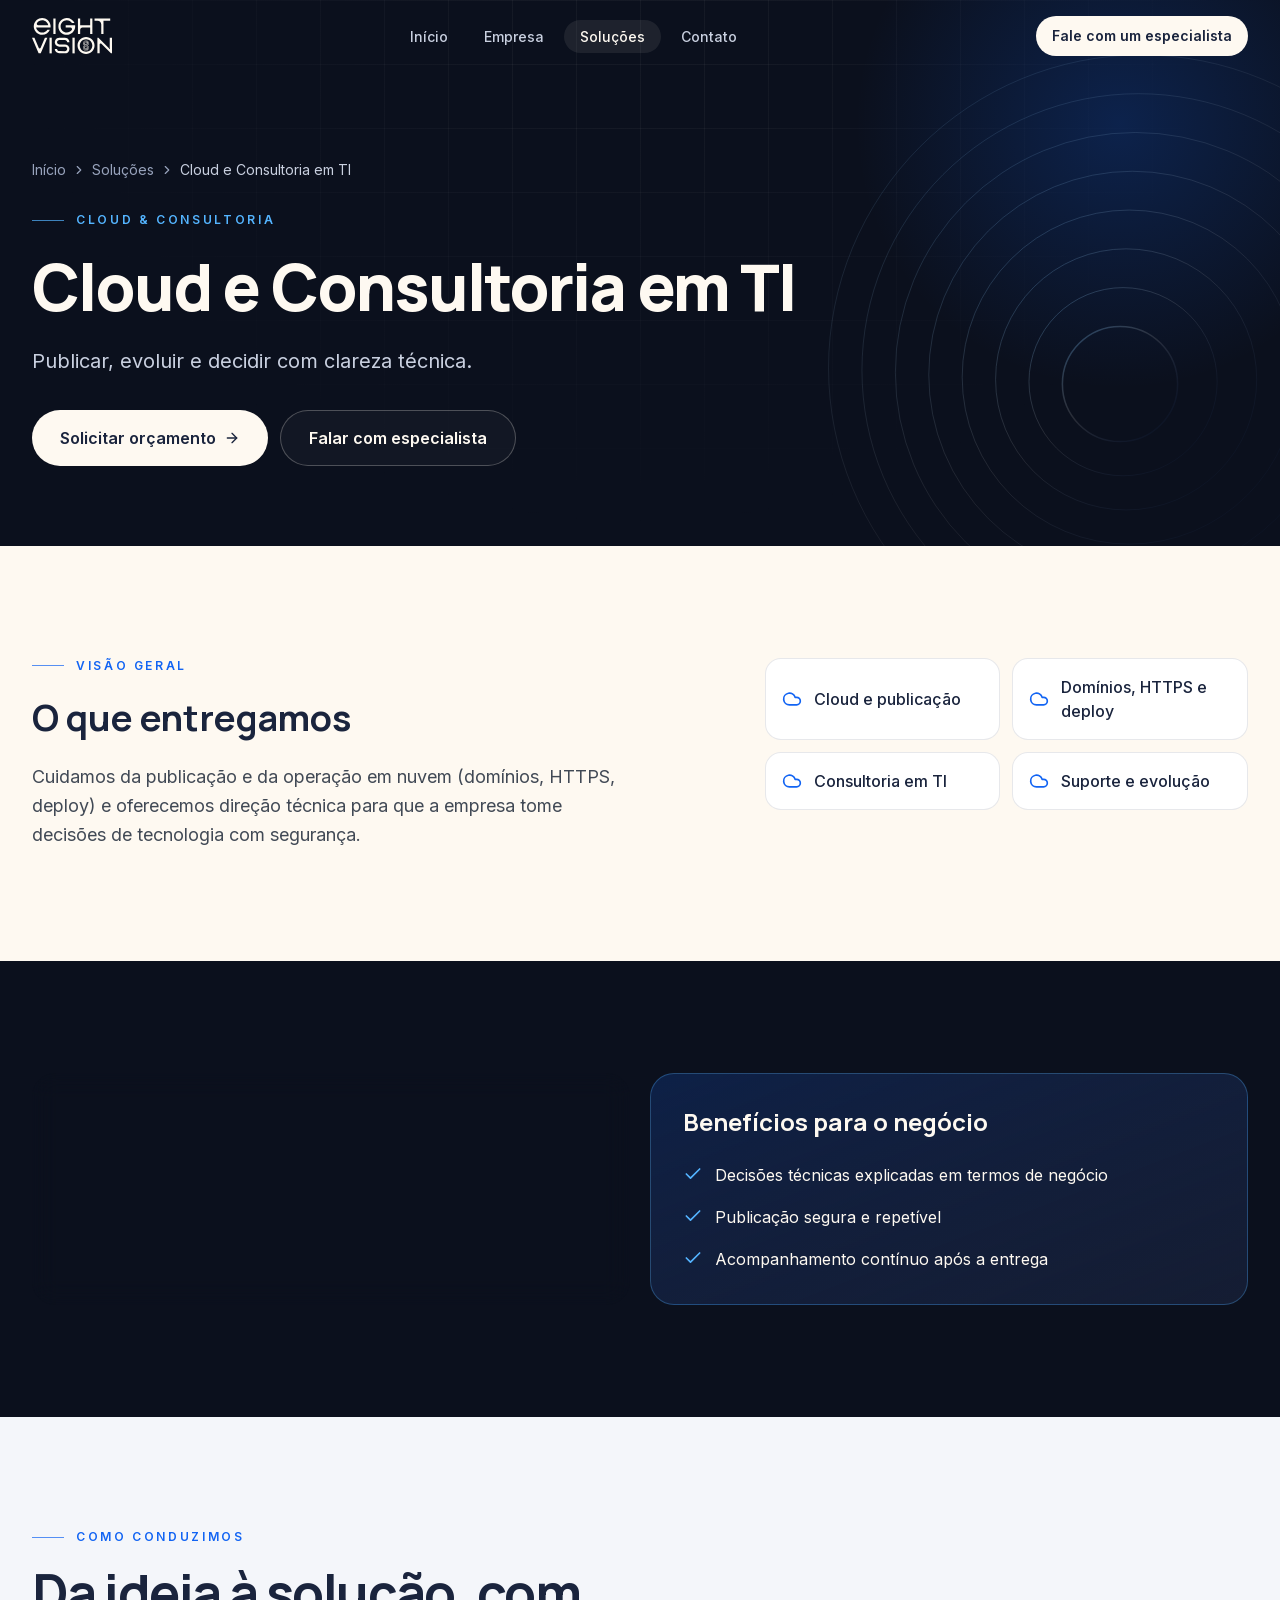
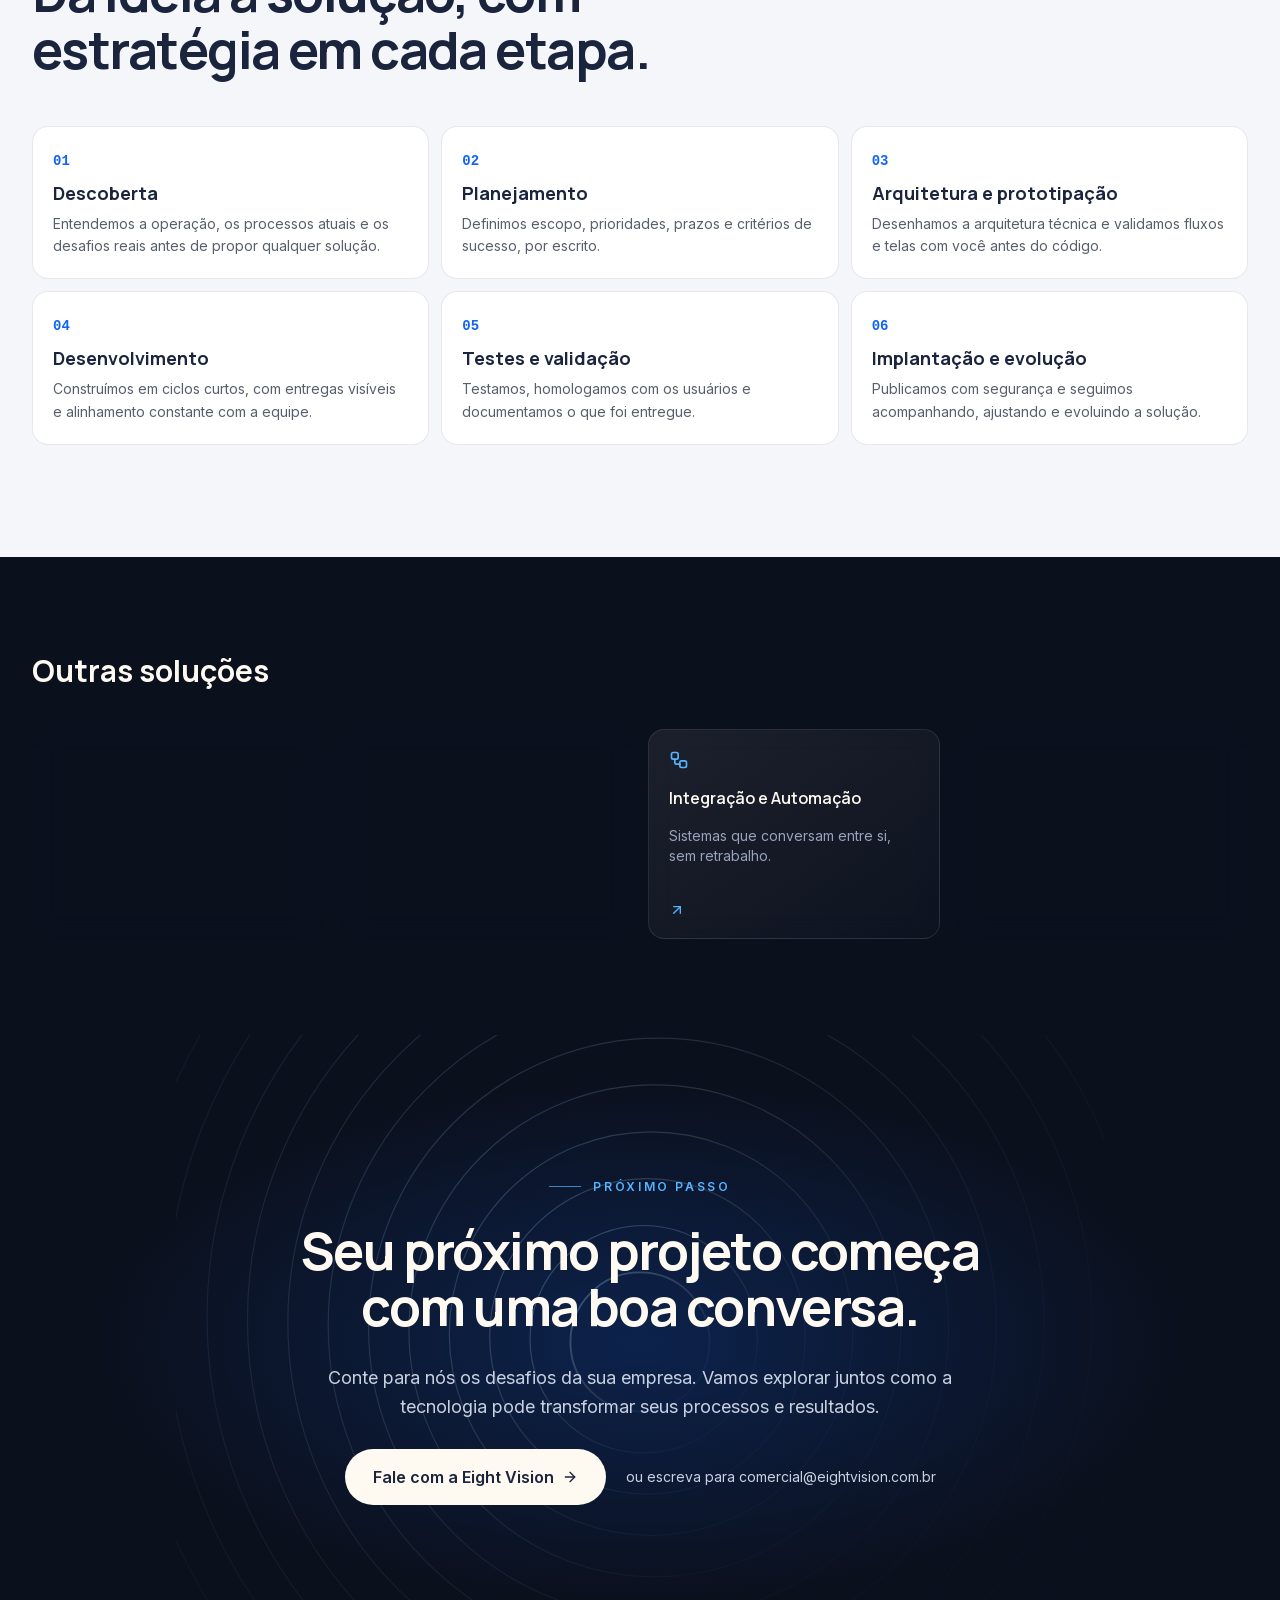
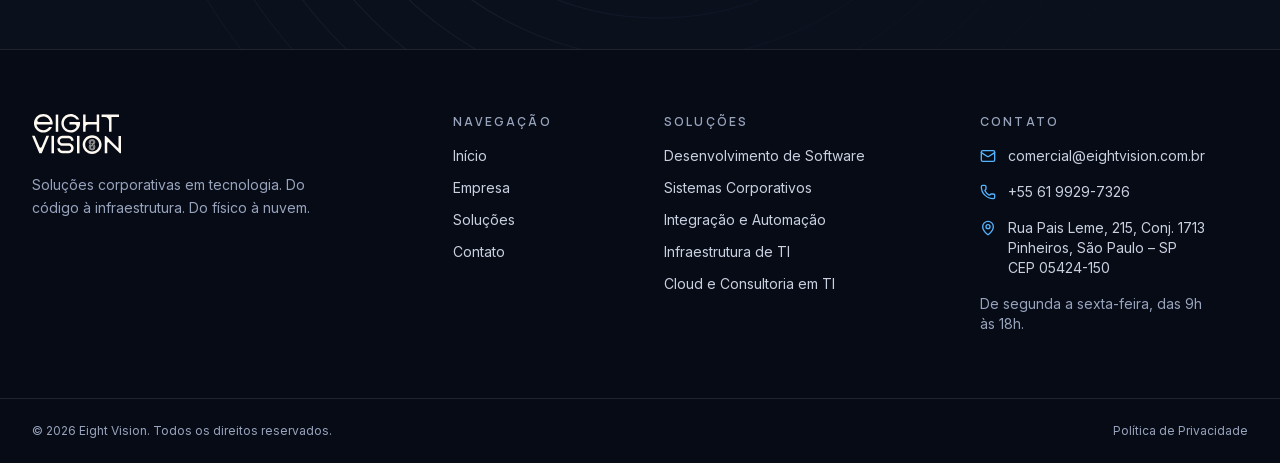
<file: solucoes/cloud-e-consultoria/index.html>
<!DOCTYPE html><html lang="pt-BR" class="_0bjUvq_variable i_b1Kq_variable"><head><meta charSet="utf-8"/><meta name="viewport" content="width=device-width, initial-scale=1"/><link rel="preload" href="/_next/static/media/07c7676b89ed2778-s.p.2bn3s6zvc0dyp.woff2" as="font" crossorigin="" type="font/woff2"/><link rel="preload" href="/_next/static/media/82450a180bcad83c-s.p.0p-wng2nn8o-p.woff2" as="font" crossorigin="" type="font/woff2"/><link rel="preload" as="image" href="/brand/logo-marfim.svg"/><link rel="stylesheet" href="/_next/static/chunks/24tjcp1nod15t.css" data-precedence="next"/><link rel="preload" as="script" fetchPriority="low" href="/_next/static/chunks/1pcw6gskne7pf.js"/><script src="/_next/static/chunks/1wnov70f88xjy.js" async=""></script><script src="/_next/static/chunks/2pffymnt3iag4.js" async=""></script><script src="/_next/static/chunks/0c98xzjfks9hq.js" async=""></script><script src="/_next/static/chunks/turbopack-077hmtqrhcoji.js" async=""></script><script src="/_next/static/chunks/132k7-krhf-1y.js" async=""></script><script src="/_next/static/chunks/42tpt-6szlcco.js" async=""></script><script src="/_next/static/chunks/1mutniqr9ldpt.js" async=""></script><meta name="next-size-adjust" content=""/><meta name="theme-color" content="#0B101D"/><meta name="color-scheme" content="dark"/><title>Cloud e Consultoria em TI | Eight Vision</title><meta name="description" content="Publicar, evoluir e decidir com clareza técnica. Cuidamos da publicação e da operação em nuvem (domínios, HTTPS, deploy) e oferecemos direção técnica para que"/><meta name="application-name" content="Eight Vision"/><link rel="canonical" href="https://www.eightvision.com.br/solucoes/cloud-e-consultoria/"/><meta name="format-detection" content="telephone=no"/><meta property="og:title" content="Cloud e Consultoria em TI | Eight Vision"/><meta property="og:description" content="Publicar, evoluir e decidir com clareza técnica. Cuidamos da publicação e da operação em nuvem (domínios, HTTPS, deploy) e oferecemos direção técnica para que"/><meta property="og:url" content="https://www.eightvision.com.br/solucoes/cloud-e-consultoria/"/><meta property="og:site_name" content="Eight Vision"/><meta property="og:locale" content="pt_BR"/><meta property="og:image" content="https://www.eightvision.com.br/og.png"/><meta property="og:image:width" content="1200"/><meta property="og:image:height" content="630"/><meta property="og:image:alt" content="Eight Vision"/><meta property="og:type" content="website"/><meta name="twitter:card" content="summary_large_image"/><meta name="twitter:title" content="Cloud e Consultoria em TI | Eight Vision"/><meta name="twitter:description" content="Publicar, evoluir e decidir com clareza técnica. Cuidamos da publicação e da operação em nuvem (domínios, HTTPS, deploy) e oferecemos direção técnica para que"/><meta name="twitter:image" content="https://www.eightvision.com.br/og.png"/><meta name="twitter:image:alt" content="Eight Vision"/><meta name="twitter:image:width" content="1200"/><meta name="twitter:image:height" content="630"/><link rel="icon" href="/icon.svg?icon.1qi4dii-uhlpd.svg" sizes="any" type="image/svg+xml"/><script src="/_next/static/chunks/0cz1d0mv5g_q7.js" noModule=""></script></head><body><div hidden=""><!--$--><!--/$--></div><a href="#conteudo" class="sr-only focus:not-sr-only focus:fixed focus:top-3 focus:left-3 focus:z-[60] focus:rounded-full focus:bg-ivory focus:px-5 focus:py-3 focus:text-navy-700">Pular para o conteúdo</a><header class="fixed inset-x-0 top-0 z-50 transition-[background-color,border-color,backdrop-filter] duration-300 border-b border-transparent"><div class="mx-auto w-full max-w-7xl px-5 sm:px-8 flex h-18 items-center justify-between gap-6"><a aria-label="Eight Vision — página inicial" class="rounded-md text-ivory" href="/"><img src="/brand/logo-marfim.svg" alt="" width="1327" height="599" class="w-auto h-8 sm:h-9" decoding="async"/></a><nav aria-label="Principal" class="hidden md:block"><ul class="flex items-center gap-1"><li><a class="rounded-full px-4 py-2 text-sm font-medium transition-colors text-fog-300 hover:text-ivory" href="/">Início</a></li><li><a class="rounded-full px-4 py-2 text-sm font-medium transition-colors text-fog-300 hover:text-ivory" href="/sobre/">Empresa</a></li><li><a aria-current="page" class="rounded-full px-4 py-2 text-sm font-medium transition-colors bg-ivory/[0.08] text-ivory" href="/solucoes/">Soluções</a></li><li><a class="rounded-full px-4 py-2 text-sm font-medium transition-colors text-fog-300 hover:text-ivory" href="/contato/">Contato</a></li></ul></nav><div class="flex items-center gap-2"><a data-track="cta_header" class="group/button relative shrink-0 items-center justify-center gap-2 rounded-full font-semibold whitespace-nowrap transition-[background-color,color,box-shadow,transform] duration-200 ease-out-soft select-none active:scale-[0.98] disabled:pointer-events-none disabled:opacity-60 [&amp;_svg]:size-4 [&amp;_svg]:shrink-0 bg-ivory text-navy-700 shadow-[0_0_0_0_rgb(84_180_255/0)] hover:bg-white hover:shadow-[0_8px_32px_-6px_rgb(84_180_255/0.55)] h-10 px-4 text-sm hidden sm:inline-flex" href="/contato/">Fale com um especialista</a><button class="group/button relative inline-flex shrink-0 items-center justify-center gap-2 rounded-full font-semibold whitespace-nowrap transition-[background-color,color,box-shadow,transform] duration-200 ease-out-soft select-none active:scale-[0.98] disabled:pointer-events-none disabled:opacity-60 [&amp;_svg]:size-4 [&amp;_svg]:shrink-0 text-ivory hover:bg-ivory/[0.06] size-11 md:hidden" aria-expanded="false" aria-controls="mobile-menu" aria-label="Abrir menu"><svg xmlns="http://www.w3.org/2000/svg" width="24" height="24" viewBox="0 0 24 24" fill="none" stroke="currentColor" stroke-width="2" stroke-linecap="round" stroke-linejoin="round" class="lucide lucide-menu" aria-hidden="true"><path d="M4 5h16"></path><path d="M4 12h16"></path><path d="M4 19h16"></path></svg></button></div></div><div id="mobile-menu" hidden="" class="h-[calc(100dvh-4.5rem)] overflow-y-auto border-t border-ivory/10 bg-navy-900 md:hidden"><div class="mx-auto w-full max-w-7xl px-5 sm:px-8 flex h-full flex-col justify-between py-8"><nav aria-label="Menu móvel"><ul class="flex flex-col"><li class="border-b border-ivory/10"><a class="flex min-h-16 items-center font-display text-2xl font-semibold text-ivory" href="/">Início</a></li><li class="border-b border-ivory/10"><a class="flex min-h-16 items-center font-display text-2xl font-semibold text-ivory" href="/sobre/">Empresa</a></li><li class="border-b border-ivory/10"><a aria-current="page" class="flex min-h-16 items-center font-display text-2xl font-semibold text-ivory" href="/solucoes/">Soluções</a></li><li class="border-b border-ivory/10"><a class="flex min-h-16 items-center font-display text-2xl font-semibold text-ivory" href="/contato/">Contato</a></li></ul></nav><a data-track="cta_mobile_menu" class="group/button relative inline-flex shrink-0 items-center justify-center gap-2 rounded-full font-semibold whitespace-nowrap transition-[background-color,color,box-shadow,transform] duration-200 ease-out-soft select-none active:scale-[0.98] disabled:pointer-events-none disabled:opacity-60 [&amp;_svg]:size-4 [&amp;_svg]:shrink-0 bg-ivory text-navy-700 shadow-[0_0_0_0_rgb(84_180_255/0)] hover:bg-white hover:shadow-[0_8px_32px_-6px_rgb(84_180_255/0.55)] h-14 px-7 text-base w-full" href="/contato/">Fale com um especialista</a></div></div></header><main id="conteudo"><section class="relative isolate overflow-hidden pt-32 pb-16 sm:pt-40 sm:pb-20"><div class="bg-grid absolute inset-0 -z-10 [mask-image:radial-gradient(ellipse_at_top,black_15%,transparent_70%)]"></div><div class="absolute top-[-30%] right-[-10%] -z-10 h-[36rem] w-[36rem] rounded-full bg-[radial-gradient(circle,rgb(18_100_243/0.22),transparent_65%)]"></div><svg viewBox="0 0 800 800" fill="none" aria-hidden="true" class="pointer-events-none absolute top-0 right-[-22rem] -z-10 w-[48rem] opacity-35 sm:right-[-14rem]"><defs><linearGradient id="rings-stroke-8" x1="0" y1="0" x2="1" y2="1"><stop offset="0" stop-color="#54B4FF" stop-opacity="0.9"></stop><stop offset="0.45" stop-color="#FEF9F1" stop-opacity="0.35"></stop><stop offset="1" stop-color="#1264F3" stop-opacity="0.05"></stop></linearGradient></defs><circle cx="400" cy="400" r="60" stroke="url(#rings-stroke-8)" stroke-width="1.6" stroke-opacity="1"></circle><circle cx="403.2" cy="397.6" r="98" stroke="url(#rings-stroke-8)" stroke-width="1" stroke-opacity="0.925"></circle><circle cx="406.4" cy="395.2" r="136" stroke="url(#rings-stroke-8)" stroke-width="1" stroke-opacity="0.85"></circle><circle cx="409.6" cy="392.8" r="174" stroke="url(#rings-stroke-8)" stroke-width="1" stroke-opacity="0.775"></circle><circle cx="412.8" cy="390.4" r="212" stroke="url(#rings-stroke-8)" stroke-width="1" stroke-opacity="0.7"></circle><circle cx="416" cy="388" r="250" stroke="url(#rings-stroke-8)" stroke-width="1" stroke-opacity="0.625"></circle><circle cx="419.2" cy="385.6" r="288" stroke="url(#rings-stroke-8)" stroke-width="1" stroke-opacity="0.55"></circle><circle cx="422.4" cy="383.2" r="326" stroke="url(#rings-stroke-8)" stroke-width="1" stroke-opacity="0.475"></circle></svg><div class="mx-auto w-full max-w-7xl px-5 sm:px-8 flex flex-col gap-8"><nav aria-label="Trilha de navegação"><ol class="flex flex-wrap items-center gap-1.5 text-sm text-fog-500"><li class="flex items-center gap-1.5"><a class="hover:text-ivory" href="/">Início</a><svg xmlns="http://www.w3.org/2000/svg" width="24" height="24" viewBox="0 0 24 24" fill="none" stroke="currentColor" stroke-width="2" stroke-linecap="round" stroke-linejoin="round" class="lucide lucide-chevron-right size-3.5" aria-hidden="true"><path d="m9 18 6-6-6-6"></path></svg></li><li class="flex items-center gap-1.5"><a class="hover:text-ivory" href="/solucoes/">Soluções</a><svg xmlns="http://www.w3.org/2000/svg" width="24" height="24" viewBox="0 0 24 24" fill="none" stroke="currentColor" stroke-width="2" stroke-linecap="round" stroke-linejoin="round" class="lucide lucide-chevron-right size-3.5" aria-hidden="true"><path d="m9 18 6-6-6-6"></path></svg></li><li class="flex items-center gap-1.5"><span aria-current="page" class="text-fog-300">Cloud e Consultoria em TI</span></li></ol></nav><div class="flex max-w-3xl flex-col gap-6"><p class="eyebrow">Cloud &amp; Consultoria</p><h1 class="text-headline font-extrabold sm:text-[clamp(2.5rem,1.6rem+3vw,4rem)]">Cloud e Consultoria em TI</h1><p class="text-lg leading-relaxed text-fog-300 sm:text-xl">Publicar, evoluir e decidir com clareza técnica.</p></div><div class="flex flex-col gap-3 sm:flex-row"><a data-track="cta_servico_orcamento" class="group/button relative inline-flex shrink-0 items-center justify-center gap-2 rounded-full font-semibold whitespace-nowrap transition-[background-color,color,box-shadow,transform] duration-200 ease-out-soft select-none active:scale-[0.98] disabled:pointer-events-none disabled:opacity-60 [&amp;_svg]:size-4 [&amp;_svg]:shrink-0 bg-ivory text-navy-700 shadow-[0_0_0_0_rgb(84_180_255/0)] hover:bg-white hover:shadow-[0_8px_32px_-6px_rgb(84_180_255/0.55)] h-14 px-7 text-base" href="/contato/?servico=cloud-e-consultoria">Solicitar orçamento<svg xmlns="http://www.w3.org/2000/svg" width="24" height="24" viewBox="0 0 24 24" fill="none" stroke="currentColor" stroke-width="2" stroke-linecap="round" stroke-linejoin="round" class="lucide lucide-arrow-right" aria-hidden="true"><path d="M5 12h14"></path><path d="m12 5 7 7-7 7"></path></svg></a><a data-track="cta_servico_especialista" class="group/button relative inline-flex shrink-0 items-center justify-center gap-2 rounded-full font-semibold whitespace-nowrap transition-[background-color,color,box-shadow,transform] duration-200 ease-out-soft select-none active:scale-[0.98] disabled:pointer-events-none disabled:opacity-60 [&amp;_svg]:size-4 [&amp;_svg]:shrink-0 border border-ivory/25 bg-ivory/[0.03] text-ivory hover:border-ivory/50 hover:bg-ivory/[0.07] h-14 px-7 text-base" href="/contato/">Falar com especialista</a></div></div><script type="application/ld+json">{"@context":"https://schema.org","@type":"BreadcrumbList","itemListElement":[{"@type":"ListItem","position":1,"name":"Início","item":"https://www.eightvision.com.br/"},{"@type":"ListItem","position":2,"name":"Soluções","item":"https://www.eightvision.com.br/solucoes/"},{"@type":"ListItem","position":3,"name":"Cloud e Consultoria em TI","item":"https://www.eightvision.com.br/solucoes/cloud-e-consultoria/"}]}</script></section><section aria-labelledby="visao-title" class="surface-light py-24 sm:py-28"><div class="mx-auto w-full max-w-7xl px-5 sm:px-8 grid gap-12 lg:grid-cols-12 lg:gap-10"><div class="flex flex-col gap-6 lg:col-span-6"><p class="eyebrow">Visão geral</p><h2 id="visao-title" class="text-3xl font-bold sm:text-4xl">O que entregamos</h2><p class="text-lg leading-relaxed text-graphite/85">Cuidamos da publicação e da operação em nuvem (domínios, HTTPS, deploy) e oferecemos direção técnica para que a empresa tome decisões de tecnologia com segurança.</p></div><div class="lg:col-span-5 lg:col-start-8"><ul class="grid gap-3 sm:grid-cols-2"><li class="flex items-center gap-3 rounded-2xl border border-navy-700/10 bg-white px-4 py-4 font-medium text-navy-700"><svg xmlns="http://www.w3.org/2000/svg" width="24" height="24" viewBox="0 0 24 24" fill="none" stroke="currentColor" stroke-width="2" stroke-linecap="round" stroke-linejoin="round" class="lucide lucide-cloud size-5 shrink-0 text-signal-500" aria-hidden="true"><path d="M17.5 19H9a7 7 0 1 1 6.71-9h1.79a4.5 4.5 0 1 1 0 9Z"></path></svg>Cloud e publicação</li><li class="flex items-center gap-3 rounded-2xl border border-navy-700/10 bg-white px-4 py-4 font-medium text-navy-700"><svg xmlns="http://www.w3.org/2000/svg" width="24" height="24" viewBox="0 0 24 24" fill="none" stroke="currentColor" stroke-width="2" stroke-linecap="round" stroke-linejoin="round" class="lucide lucide-cloud size-5 shrink-0 text-signal-500" aria-hidden="true"><path d="M17.5 19H9a7 7 0 1 1 6.71-9h1.79a4.5 4.5 0 1 1 0 9Z"></path></svg>Domínios, HTTPS e deploy</li><li class="flex items-center gap-3 rounded-2xl border border-navy-700/10 bg-white px-4 py-4 font-medium text-navy-700"><svg xmlns="http://www.w3.org/2000/svg" width="24" height="24" viewBox="0 0 24 24" fill="none" stroke="currentColor" stroke-width="2" stroke-linecap="round" stroke-linejoin="round" class="lucide lucide-cloud size-5 shrink-0 text-signal-500" aria-hidden="true"><path d="M17.5 19H9a7 7 0 1 1 6.71-9h1.79a4.5 4.5 0 1 1 0 9Z"></path></svg>Consultoria em TI</li><li class="flex items-center gap-3 rounded-2xl border border-navy-700/10 bg-white px-4 py-4 font-medium text-navy-700"><svg xmlns="http://www.w3.org/2000/svg" width="24" height="24" viewBox="0 0 24 24" fill="none" stroke="currentColor" stroke-width="2" stroke-linecap="round" stroke-linejoin="round" class="lucide lucide-cloud size-5 shrink-0 text-signal-500" aria-hidden="true"><path d="M17.5 19H9a7 7 0 1 1 6.71-9h1.79a4.5 4.5 0 1 1 0 9Z"></path></svg>Suporte e evolução</li></ul></div></div></section><section aria-label="Problemas e benefícios" class="py-24 sm:py-28"><div class="mx-auto w-full max-w-7xl px-5 sm:px-8 grid gap-5 md:grid-cols-2"><div style="opacity:0;transform:translateY(24px)"><div class="glass flex h-full flex-col gap-6 rounded-3xl p-8"><h2 class="text-2xl font-bold">Problemas que resolvemos</h2><ul class="flex flex-col gap-4"><li class="flex gap-3 leading-relaxed text-fog-300"><svg xmlns="http://www.w3.org/2000/svg" width="24" height="24" viewBox="0 0 24 24" fill="none" stroke="currentColor" stroke-width="2" stroke-linecap="round" stroke-linejoin="round" class="lucide lucide-circle-alert lucide-alert-circle mt-0.5 size-5 shrink-0 text-fog-500" aria-hidden="true"><circle cx="12" cy="12" r="10"></circle><line x1="12" x2="12" y1="8" y2="12"></line><line x1="12" x2="12.01" y1="16" y2="16"></line></svg>Dúvidas sobre qual tecnologia adotar</li><li class="flex gap-3 leading-relaxed text-fog-300"><svg xmlns="http://www.w3.org/2000/svg" width="24" height="24" viewBox="0 0 24 24" fill="none" stroke="currentColor" stroke-width="2" stroke-linecap="round" stroke-linejoin="round" class="lucide lucide-circle-alert lucide-alert-circle mt-0.5 size-5 shrink-0 text-fog-500" aria-hidden="true"><circle cx="12" cy="12" r="10"></circle><line x1="12" x2="12" y1="8" y2="12"></line><line x1="12" x2="12.01" y1="16" y2="16"></line></svg>Publicações manuais e arriscadas</li><li class="flex gap-3 leading-relaxed text-fog-300"><svg xmlns="http://www.w3.org/2000/svg" width="24" height="24" viewBox="0 0 24 24" fill="none" stroke="currentColor" stroke-width="2" stroke-linecap="round" stroke-linejoin="round" class="lucide lucide-circle-alert lucide-alert-circle mt-0.5 size-5 shrink-0 text-fog-500" aria-hidden="true"><circle cx="12" cy="12" r="10"></circle><line x1="12" x2="12" y1="8" y2="12"></line><line x1="12" x2="12.01" y1="16" y2="16"></line></svg>Falta de um parceiro técnico de referência</li></ul></div></div><div style="opacity:0;transform:translateY(24px)"><div class="flex h-full flex-col gap-6 rounded-3xl border border-signal-300/30 bg-gradient-to-br from-signal-500/20 to-navy-800 p-8"><h2 class="text-2xl font-bold">Benefícios para o negócio</h2><ul class="flex flex-col gap-4"><li class="flex gap-3 leading-relaxed text-ivory"><svg xmlns="http://www.w3.org/2000/svg" width="24" height="24" viewBox="0 0 24 24" fill="none" stroke="currentColor" stroke-width="2" stroke-linecap="round" stroke-linejoin="round" class="lucide lucide-check mt-0.5 size-5 shrink-0 text-signal-300" aria-hidden="true"><path d="M20 6 9 17l-5-5"></path></svg>Decisões técnicas explicadas em termos de negócio</li><li class="flex gap-3 leading-relaxed text-ivory"><svg xmlns="http://www.w3.org/2000/svg" width="24" height="24" viewBox="0 0 24 24" fill="none" stroke="currentColor" stroke-width="2" stroke-linecap="round" stroke-linejoin="round" class="lucide lucide-check mt-0.5 size-5 shrink-0 text-signal-300" aria-hidden="true"><path d="M20 6 9 17l-5-5"></path></svg>Publicação segura e repetível</li><li class="flex gap-3 leading-relaxed text-ivory"><svg xmlns="http://www.w3.org/2000/svg" width="24" height="24" viewBox="0 0 24 24" fill="none" stroke="currentColor" stroke-width="2" stroke-linecap="round" stroke-linejoin="round" class="lucide lucide-check mt-0.5 size-5 shrink-0 text-signal-300" aria-hidden="true"><path d="M20 6 9 17l-5-5"></path></svg>Acompanhamento contínuo após a entrega</li></ul></div></div></div></section><section aria-labelledby="etapas-title" class="surface-light bg-mist py-24 sm:py-28"><div class="mx-auto w-full max-w-7xl px-5 sm:px-8 flex flex-col gap-12"><div class="flex max-w-3xl flex-col gap-5"><p class="eyebrow">Como conduzimos</p><h2 id="etapas-title" class="text-headline font-bold">Da ideia à solução, com estratégia em cada etapa.</h2></div><ol class="grid gap-3 sm:grid-cols-2 lg:grid-cols-3"><li class="rounded-2xl border border-navy-700/10 bg-white p-5"><span class="font-mono text-sm font-semibold text-signal-500">01</span><h3 class="mt-2 text-lg font-bold">Descoberta</h3><p class="mt-1.5 text-sm leading-relaxed text-graphite/75">Entendemos a operação, os processos atuais e os desafios reais antes de propor qualquer solução.</p></li><li class="rounded-2xl border border-navy-700/10 bg-white p-5"><span class="font-mono text-sm font-semibold text-signal-500">02</span><h3 class="mt-2 text-lg font-bold">Planejamento</h3><p class="mt-1.5 text-sm leading-relaxed text-graphite/75">Definimos escopo, prioridades, prazos e critérios de sucesso, por escrito.</p></li><li class="rounded-2xl border border-navy-700/10 bg-white p-5"><span class="font-mono text-sm font-semibold text-signal-500">03</span><h3 class="mt-2 text-lg font-bold">Arquitetura e prototipação</h3><p class="mt-1.5 text-sm leading-relaxed text-graphite/75">Desenhamos a arquitetura técnica e validamos fluxos e telas com você antes do código.</p></li><li class="rounded-2xl border border-navy-700/10 bg-white p-5"><span class="font-mono text-sm font-semibold text-signal-500">04</span><h3 class="mt-2 text-lg font-bold">Desenvolvimento</h3><p class="mt-1.5 text-sm leading-relaxed text-graphite/75">Construímos em ciclos curtos, com entregas visíveis e alinhamento constante com a equipe.</p></li><li class="rounded-2xl border border-navy-700/10 bg-white p-5"><span class="font-mono text-sm font-semibold text-signal-500">05</span><h3 class="mt-2 text-lg font-bold">Testes e validação</h3><p class="mt-1.5 text-sm leading-relaxed text-graphite/75">Testamos, homologamos com os usuários e documentamos o que foi entregue.</p></li><li class="rounded-2xl border border-navy-700/10 bg-white p-5"><span class="font-mono text-sm font-semibold text-signal-500">06</span><h3 class="mt-2 text-lg font-bold">Implantação e evolução</h3><p class="mt-1.5 text-sm leading-relaxed text-graphite/75">Publicamos com segurança e seguimos acompanhando, ajustando e evoluindo a solução.</p></li></ol></div></section><section aria-labelledby="outras-title" class="py-24"><div class="mx-auto w-full max-w-7xl px-5 sm:px-8 flex flex-col gap-10"><h2 id="outras-title" class="text-2xl font-bold sm:text-3xl">Outras soluções</h2><ul class="grid gap-4 sm:grid-cols-2 lg:grid-cols-4"><li><a class="group glass flex h-full flex-col gap-4 rounded-2xl p-5 transition-colors hover:border-signal-300/40" href="/solucoes/desenvolvimento-de-software/"><svg xmlns="http://www.w3.org/2000/svg" width="24" height="24" viewBox="0 0 24 24" fill="none" stroke="currentColor" stroke-width="2" stroke-linecap="round" stroke-linejoin="round" class="lucide lucide-code-xml lucide-code-2 size-5 text-signal-300" aria-hidden="true"><path d="m18 16 4-4-4-4"></path><path d="m6 8-4 4 4 4"></path><path d="m14.5 4-5 16"></path></svg><span class="font-display font-semibold text-ivory">Desenvolvimento de Software</span><span class="text-sm text-fog-500">Aplicações sob medida para o que o seu negócio realmente precisa.</span><svg xmlns="http://www.w3.org/2000/svg" width="24" height="24" viewBox="0 0 24 24" fill="none" stroke="currentColor" stroke-width="2" stroke-linecap="round" stroke-linejoin="round" class="lucide lucide-arrow-up-right mt-auto size-4 text-signal-300 transition-transform group-hover:translate-x-0.5 group-hover:-translate-y-0.5" aria-hidden="true"><path d="M7 7h10v10"></path><path d="M7 17 17 7"></path></svg></a></li><li><a class="group glass flex h-full flex-col gap-4 rounded-2xl p-5 transition-colors hover:border-signal-300/40" href="/solucoes/sistemas-corporativos/"><svg xmlns="http://www.w3.org/2000/svg" width="24" height="24" viewBox="0 0 24 24" fill="none" stroke="currentColor" stroke-width="2" stroke-linecap="round" stroke-linejoin="round" class="lucide lucide-building-complex lucide-building-2 size-5 text-signal-300" aria-hidden="true"><path d="M10 12h4"></path><path d="M10 8h4"></path><path d="M14 21v-3a2 2 0 0 0-4 0v3"></path><path d="M6 10H4a2 2 0 0 0-2 2v7a2 2 0 0 0 2 2h16a2 2 0 0 0 2-2V9a2 2 0 0 0-2-2h-2"></path><path d="M6 21V5a2 2 0 0 1 2-2h8a2 2 0 0 1 2 2v16"></path></svg><span class="font-display font-semibold text-ivory">Sistemas Corporativos</span><span class="text-sm text-fog-500">Sistemas de gestão que acompanham a complexidade da sua operação.</span><svg xmlns="http://www.w3.org/2000/svg" width="24" height="24" viewBox="0 0 24 24" fill="none" stroke="currentColor" stroke-width="2" stroke-linecap="round" stroke-linejoin="round" class="lucide lucide-arrow-up-right mt-auto size-4 text-signal-300 transition-transform group-hover:translate-x-0.5 group-hover:-translate-y-0.5" aria-hidden="true"><path d="M7 7h10v10"></path><path d="M7 17 17 7"></path></svg></a></li><li><a class="group glass flex h-full flex-col gap-4 rounded-2xl p-5 transition-colors hover:border-signal-300/40" href="/solucoes/integracao-e-automacao/"><svg xmlns="http://www.w3.org/2000/svg" width="24" height="24" viewBox="0 0 24 24" fill="none" stroke="currentColor" stroke-width="2" stroke-linecap="round" stroke-linejoin="round" class="lucide lucide-workflow size-5 text-signal-300" aria-hidden="true"><rect width="8" height="8" x="3" y="3" rx="2"></rect><path d="M7 11v4a2 2 0 0 0 2 2h4"></path><rect width="8" height="8" x="13" y="13" rx="2"></rect></svg><span class="font-display font-semibold text-ivory">Integração e Automação</span><span class="text-sm text-fog-500">Sistemas que conversam entre si, sem retrabalho.</span><svg xmlns="http://www.w3.org/2000/svg" width="24" height="24" viewBox="0 0 24 24" fill="none" stroke="currentColor" stroke-width="2" stroke-linecap="round" stroke-linejoin="round" class="lucide lucide-arrow-up-right mt-auto size-4 text-signal-300 transition-transform group-hover:translate-x-0.5 group-hover:-translate-y-0.5" aria-hidden="true"><path d="M7 7h10v10"></path><path d="M7 17 17 7"></path></svg></a></li><li><a class="group glass flex h-full flex-col gap-4 rounded-2xl p-5 transition-colors hover:border-signal-300/40" href="/solucoes/infraestrutura-de-ti/"><svg xmlns="http://www.w3.org/2000/svg" width="24" height="24" viewBox="0 0 24 24" fill="none" stroke="currentColor" stroke-width="2" stroke-linecap="round" stroke-linejoin="round" class="lucide lucide-server size-5 text-signal-300" aria-hidden="true"><rect width="20" height="8" x="2" y="2" rx="2" ry="2"></rect><rect width="20" height="8" x="2" y="14" rx="2" ry="2"></rect><line x1="6" x2="6.01" y1="6" y2="6"></line><line x1="6" x2="6.01" y1="18" y2="18"></line></svg><span class="font-display font-semibold text-ivory">Infraestrutura de TI</span><span class="text-sm text-fog-500">Base física confiável para o software rodar bem.</span><svg xmlns="http://www.w3.org/2000/svg" width="24" height="24" viewBox="0 0 24 24" fill="none" stroke="currentColor" stroke-width="2" stroke-linecap="round" stroke-linejoin="round" class="lucide lucide-arrow-up-right mt-auto size-4 text-signal-300 transition-transform group-hover:translate-x-0.5 group-hover:-translate-y-0.5" aria-hidden="true"><path d="M7 7h10v10"></path><path d="M7 17 17 7"></path></svg></a></li></ul></div></section><section aria-labelledby="cta-title" class="relative isolate overflow-hidden py-28 sm:py-36"><div class="absolute inset-0 -z-10 bg-[radial-gradient(ellipse_at_center,rgb(18_100_243/0.22),transparent_60%)]"></div><svg viewBox="0 0 800 800" fill="none" aria-hidden="true" class="pointer-events-none absolute top-1/2 left-1/2 -z-10 w-[58rem] max-w-none -translate-x-1/2 -translate-y-1/2 opacity-40"><defs><linearGradient id="rings-stroke-12" x1="0" y1="0" x2="1" y2="1"><stop offset="0" stop-color="#54B4FF" stop-opacity="0.9"></stop><stop offset="0.45" stop-color="#FEF9F1" stop-opacity="0.35"></stop><stop offset="1" stop-color="#1264F3" stop-opacity="0.05"></stop></linearGradient></defs><circle cx="400" cy="400" r="60" stroke="url(#rings-stroke-12)" stroke-width="1.6" stroke-opacity="1"></circle><circle cx="403.2" cy="397.6" r="98" stroke="url(#rings-stroke-12)" stroke-width="1" stroke-opacity="0.925"></circle><circle cx="406.4" cy="395.2" r="136" stroke="url(#rings-stroke-12)" stroke-width="1" stroke-opacity="0.85"></circle><circle cx="409.6" cy="392.8" r="174" stroke="url(#rings-stroke-12)" stroke-width="1" stroke-opacity="0.775"></circle><circle cx="412.8" cy="390.4" r="212" stroke="url(#rings-stroke-12)" stroke-width="1" stroke-opacity="0.7"></circle><circle cx="416" cy="388" r="250" stroke="url(#rings-stroke-12)" stroke-width="1" stroke-opacity="0.625"></circle><circle cx="419.2" cy="385.6" r="288" stroke="url(#rings-stroke-12)" stroke-width="1" stroke-opacity="0.55"></circle><circle cx="422.4" cy="383.2" r="326" stroke="url(#rings-stroke-12)" stroke-width="1" stroke-opacity="0.475"></circle><circle cx="425.6" cy="380.8" r="364" stroke="url(#rings-stroke-12)" stroke-width="1" stroke-opacity="0.4"></circle><circle cx="428.8" cy="378.4" r="402" stroke="url(#rings-stroke-12)" stroke-width="1" stroke-opacity="0.32500000000000007"></circle><circle cx="432" cy="376" r="440" stroke="url(#rings-stroke-12)" stroke-width="1" stroke-opacity="0.25"></circle><circle cx="435.2" cy="373.6" r="478" stroke="url(#rings-stroke-12)" stroke-width="1" stroke-opacity="0.17500000000000004"></circle></svg><div class="mx-auto w-full max-w-7xl px-5 sm:px-8"><div class="mx-auto flex max-w-3xl flex-col items-center gap-7 text-center" style="opacity:0;transform:translateY(24px)"><p class="eyebrow">Próximo passo</p><h2 id="cta-title" class="text-headline font-bold">Seu próximo projeto começa com uma boa conversa.</h2><p class="max-w-2xl text-lg leading-relaxed text-fog-300">Conte para nós os desafios da sua empresa. Vamos explorar juntos como a tecnologia pode transformar seus processos e resultados.</p><div class="flex flex-col items-center gap-5 sm:flex-row"><a data-track="cta_final" class="group/button relative inline-flex shrink-0 items-center justify-center gap-2 rounded-full font-semibold whitespace-nowrap transition-[background-color,color,box-shadow,transform] duration-200 ease-out-soft select-none active:scale-[0.98] disabled:pointer-events-none disabled:opacity-60 [&amp;_svg]:size-4 [&amp;_svg]:shrink-0 bg-ivory text-navy-700 shadow-[0_0_0_0_rgb(84_180_255/0)] hover:bg-white hover:shadow-[0_8px_32px_-6px_rgb(84_180_255/0.55)] h-14 px-7 text-base" href="/contato/">Fale com a Eight Vision<svg xmlns="http://www.w3.org/2000/svg" width="24" height="24" viewBox="0 0 24 24" fill="none" stroke="currentColor" stroke-width="2" stroke-linecap="round" stroke-linejoin="round" class="lucide lucide-arrow-right transition-transform group-hover/button:translate-x-0.5" aria-hidden="true"><path d="M5 12h14"></path><path d="m12 5 7 7-7 7"></path></svg></a><a href="mailto:comercial@eightvision.com.br" data-track="click_email" class="text-sm text-fog-300 underline-offset-4 hover:text-ivory hover:underline">ou escreva para <!-- -->comercial@eightvision.com.br</a></div></div></div></section><script type="application/ld+json">{"@context":"https://schema.org","@type":"Service","name":"Cloud e Consultoria em TI","description":"Cuidamos da publicação e da operação em nuvem (domínios, HTTPS, deploy) e oferecemos direção técnica para que a empresa tome decisões de tecnologia com segurança.","serviceType":"Cloud & Consultoria","url":"https://www.eightvision.com.br/solucoes/cloud-e-consultoria/","provider":{"@id":"https://www.eightvision.com.br/#organization"},"areaServed":{"@type":"Country","name":"Brasil"}}</script><!--$--><!--/$--></main><footer class="border-t border-ivory/10 bg-navy-950 text-sm"><div class="mx-auto w-full max-w-7xl px-5 sm:px-8 grid gap-12 py-16 sm:grid-cols-2 lg:grid-cols-12"><div class="flex flex-col gap-5 lg:col-span-4"><a aria-label="Eight Vision — página inicial" class="w-fit text-ivory" href="/"><img src="/brand/logo-marfim.svg" alt="" width="1327" height="599" class="w-auto h-10" decoding="async"/></a><p class="max-w-xs leading-relaxed text-fog-500">Soluções corporativas em tecnologia<!-- -->. <!-- -->Do código à infraestrutura. Do físico à nuvem.</p></div><nav aria-label="Rodapé — navegação" class="lg:col-span-2"><h2 class="mb-4 text-xs font-semibold tracking-[0.18em] text-fog-500 uppercase">Navegação</h2><ul class="flex flex-col gap-3"><li><a class="text-fog-300 hover:text-ivory" href="/">Início</a></li><li><a class="text-fog-300 hover:text-ivory" href="/sobre/">Empresa</a></li><li><a class="text-fog-300 hover:text-ivory" href="/solucoes/">Soluções</a></li><li><a class="text-fog-300 hover:text-ivory" href="/contato/">Contato</a></li></ul></nav><nav aria-label="Rodapé — soluções" class="lg:col-span-3"><h2 class="mb-4 text-xs font-semibold tracking-[0.18em] text-fog-500 uppercase">Soluções</h2><ul class="flex flex-col gap-3"><li><a class="text-fog-300 hover:text-ivory" href="/solucoes/desenvolvimento-de-software/">Desenvolvimento de Software</a></li><li><a class="text-fog-300 hover:text-ivory" href="/solucoes/sistemas-corporativos/">Sistemas Corporativos</a></li><li><a class="text-fog-300 hover:text-ivory" href="/solucoes/integracao-e-automacao/">Integração e Automação</a></li><li><a class="text-fog-300 hover:text-ivory" href="/solucoes/infraestrutura-de-ti/">Infraestrutura de TI</a></li><li><a class="text-fog-300 hover:text-ivory" href="/solucoes/cloud-e-consultoria/">Cloud e Consultoria em TI</a></li></ul></nav><address class="flex flex-col gap-4 not-italic lg:col-span-3"><h2 class="text-xs font-semibold tracking-[0.18em] text-fog-500 uppercase">Contato</h2><a href="mailto:comercial@eightvision.com.br" data-track="click_email" class="flex items-start gap-3 text-fog-300 hover:text-ivory"><svg xmlns="http://www.w3.org/2000/svg" width="24" height="24" viewBox="0 0 24 24" fill="none" stroke="currentColor" stroke-width="2" stroke-linecap="round" stroke-linejoin="round" class="lucide lucide-mail mt-0.5 size-4 shrink-0 text-signal-300" aria-hidden="true"><path d="m22 7-8.991 5.727a2 2 0 0 1-2.009 0L2 7"></path><rect x="2" y="4" width="20" height="16" rx="2"></rect></svg>comercial@eightvision.com.br</a><a href="tel:+556199297326" data-track="click_phone" class="flex items-start gap-3 text-fog-300 hover:text-ivory"><svg xmlns="http://www.w3.org/2000/svg" width="24" height="24" viewBox="0 0 24 24" fill="none" stroke="currentColor" stroke-width="2" stroke-linecap="round" stroke-linejoin="round" class="lucide lucide-phone mt-0.5 size-4 shrink-0 text-signal-300" aria-hidden="true"><path d="M13.832 16.568a1 1 0 0 0 1.213-.303l.355-.465A2 2 0 0 1 17 15h3a2 2 0 0 1 2 2v3a2 2 0 0 1-2 2A18 18 0 0 1 2 4a2 2 0 0 1 2-2h3a2 2 0 0 1 2 2v3a2 2 0 0 1-.8 1.6l-.468.351a1 1 0 0 0-.292 1.233 14 14 0 0 0 6.392 6.384"></path></svg>+55 61 9929-7326</a><p class="flex items-start gap-3 text-fog-300"><svg xmlns="http://www.w3.org/2000/svg" width="24" height="24" viewBox="0 0 24 24" fill="none" stroke="currentColor" stroke-width="2" stroke-linecap="round" stroke-linejoin="round" class="lucide lucide-map-pin mt-0.5 size-4 shrink-0 text-signal-300" aria-hidden="true"><path d="M20 10c0 4.993-5.539 10.193-7.399 11.799a1 1 0 0 1-1.202 0C9.539 20.193 4 14.993 4 10a8 8 0 0 1 16 0"></path><circle cx="12" cy="10" r="3"></circle></svg><span>Rua Pais Leme, 215, Conj. 1713<br/>Pinheiros<!-- -->, <!-- -->São Paulo<!-- --> – <!-- -->SP<br/>CEP <!-- -->05424-150</span></p><p class="text-fog-500">De segunda a sexta-feira, das 9h às 18h.</p></address></div><div class="mx-auto w-full max-w-7xl px-5 sm:px-8 flex flex-col gap-3 border-t border-ivory/10 py-6 text-xs text-fog-500 sm:flex-row sm:items-center sm:justify-between"><p>© <!-- -->2026<!-- --> <!-- -->Eight Vision<!-- -->. Todos os direitos reservados.</p><a class="hover:text-ivory" href="/privacidade/">Política de Privacidade</a></div></footer><script type="application/ld+json">{"@context":"https://schema.org","@type":"Organization","@id":"https://www.eightvision.com.br/#organization","name":"Eight Vision","url":"https://www.eightvision.com.br","logo":"https://www.eightvision.com.br/brand/logo-navy.svg","description":"A Eight Vision desenvolve softwares, sistemas corporativos, integrações e infraestrutura de TI para empresas que precisam de tecnologia alinhada ao negócio.","email":"comercial@eightvision.com.br","telephone":"+556199297326","address":{"@type":"PostalAddress","streetAddress":"Rua Pais Leme, 215, Conj. 1713","addressLocality":"São Paulo","addressRegion":"SP","postalCode":"05424-150","addressCountry":"BR"},"contactPoint":{"@type":"ContactPoint","contactType":"sales","email":"comercial@eightvision.com.br","telephone":"+556199297326","availableLanguage":["Portuguese"]},"sameAs":[]}</script><script id="_R_">(globalThis["TURBOPACK"] || (globalThis["TURBOPACK"] = [])).push({"otherChunks":["static/chunks/1pcw6gskne7pf.js","static/chunks/1wnov70f88xjy.js","static/chunks/2pffymnt3iag4.js","static/chunks/0c98xzjfks9hq.js"],"runtimeModuleIds":[94553]});</script><script src="/_next/static/chunks/1pcw6gskne7pf.js" async=""></script><script>(self.__next_f=self.__next_f||[]).push([0])</script><script>self.__next_f.push([1,"1:\"$Sreact.fragment\"\n2:\"/_next/static/chunks/132k7-krhf-1y.js\"\n3:\"/_next/static/chunks/42tpt-6szlcco.js\"\n4:I[36746,[\"$2\",\"$3\"],\"MotionProvider\"]\n5:I[49786,[\"$2\",\"$3\"],\"Header\"]\n6:I[39756,[\"$2\",\"$3\"],\"default\"]\n7:I[37457,[\"$2\",\"$3\"],\"default\"]\n8:\"/_next/static/chunks/1mutniqr9ldpt.js\"\n9:I[22016,[\"$2\",\"$3\",\"$8\"],\"\"]\na:I[5014,[\"$2\",\"$3\",\"$8\"],\"default\"]\n16:I[68027,[\"$2\",\"$3\"],\"default\",1]\n:HL[\"/_next/static/chunks/24tjcp1nod15t.css\",\"style\"]\n:HL[\"/_next/static/media/07c7676b89ed2778-s.p.2bn3s6zvc0dyp.woff2\",\"font\",{\"crossOrigin\":\"\",\"type\":\"font/woff2\"}]\n:HL[\"/_next/static/media/82450a180bcad83c-s.p.0p-wng2nn8o-p.woff2\",\"font\",{\"crossOrigin\":\"\",\"type\":\"font/woff2\"}]\n10:X\n13:[[\"children\",{\"s\":\"__PAGE__\",\"h\":512,\"d\":{\"r\":\"$L14\",\"p\":false,\"v\":null}}]]\n11:[[\"children\",{\"s\":{\"n\":\"slug\",\"t\":\"d\",\"k\":\"cloud-e-consultoria\",\"s\":[]},\"h\":66048,\"d\":{\"r\":\"$L12\",\"p\":false,\"v\":\"$10\"},\"c\":\"$Q13\"}]]\ne:[[\"children\",{\"s\":\"solucoes\",\"h\":131584,\"d\":{\"r\":\"$Lf\",\"p\":false,\"v\":\"$10\"},\"c\":\"$Q11\"}]]\n"])</script><script>self.__next_f.push([1,"0:{\"P\":null,\"c\":[\"\",\"solucoes\",\"cloud-e-consultoria\",\"\"],\"q\":\"\",\"i\":false,\"t\":{\"t\":{\"s\":\"\",\"h\":131600,\"d\":{\"r\":[\"$\",\"$1\",\"c\",{\"children\":[[[\"$\",\"link\",\"0\",{\"rel\":\"stylesheet\",\"href\":\"/_next/static/chunks/24tjcp1nod15t.css\",\"precedence\":\"next\",\"crossOrigin\":\"$undefined\",\"nonce\":\"$undefined\"}],[\"$\",\"script\",\"script-0\",{\"src\":\"/_next/static/chunks/132k7-krhf-1y.js\",\"async\":true,\"nonce\":\"$undefined\"}],[\"$\",\"script\",\"script-1\",{\"src\":\"/_next/static/chunks/42tpt-6szlcco.js\",\"async\":true,\"nonce\":\"$undefined\"}]],[\"$\",\"html\",null,{\"lang\":\"pt-BR\",\"className\":\"_0bjUvq_variable i_b1Kq_variable\",\"children\":[\"$\",\"body\",null,{\"children\":[[\"$\",\"a\",null,{\"href\":\"#conteudo\",\"className\":\"sr-only focus:not-sr-only focus:fixed focus:top-3 focus:left-3 focus:z-[60] focus:rounded-full focus:bg-ivory focus:px-5 focus:py-3 focus:text-navy-700\",\"children\":\"Pular para o conteúdo\"}],[\"$\",\"$L4\",null,{\"children\":[[\"$\",\"$L5\",null,{}],[\"$\",\"main\",null,{\"id\":\"conteudo\",\"children\":[\"$\",\"$L6\",null,{\"parallelRouterKey\":\"children\",\"error\":\"$undefined\",\"errorStyles\":\"$undefined\",\"errorScripts\":\"$undefined\",\"template\":[\"$\",\"$L7\",null,{}],\"templateStyles\":\"$undefined\",\"templateScripts\":\"$undefined\",\"notFound\":[[\"$\",\"section\",null,{\"className\":\"relative isolate flex min-h-[80vh] items-center overflow-hidden pt-32 pb-20\",\"children\":[[\"$\",\"svg\",null,{\"viewBox\":\"0 0 800 800\",\"fill\":\"none\",\"aria-hidden\":\"true\",\"className\":\"pointer-events-none absolute top-1/2 left-1/2 -z-10 w-[52rem] max-w-none -translate-x-1/2 -translate-y-1/2 opacity-30\",\"children\":[[\"$\",\"defs\",null,{\"children\":[\"$\",\"linearGradient\",null,{\"id\":\"rings-stroke-10\",\"x1\":\"0\",\"y1\":\"0\",\"x2\":\"1\",\"y2\":\"1\",\"children\":[[\"$\",\"stop\",null,{\"offset\":\"0\",\"stopColor\":\"#54B4FF\",\"stopOpacity\":\"0.9\"}],[\"$\",\"stop\",null,{\"offset\":\"0.45\",\"stopColor\":\"#FEF9F1\",\"stopOpacity\":\"0.35\"}],[\"$\",\"stop\",null,{\"offset\":\"1\",\"stopColor\":\"#1264F3\",\"stopOpacity\":\"0.05\"}]]}]}],[[\"$\",\"circle\",\"0\",{\"cx\":400,\"cy\":400,\"r\":60,\"stroke\":\"url(#rings-stroke-10)\",\"strokeWidth\":1.6,\"strokeOpacity\":1}],[\"$\",\"circle\",\"1\",{\"cx\":403.2,\"cy\":397.6,\"r\":98,\"stroke\":\"url(#rings-stroke-10)\",\"strokeWidth\":1,\"strokeOpacity\":0.925}],[\"$\",\"circle\",\"2\",{\"cx\":406.4,\"cy\":395.2,\"r\":136,\"stroke\":\"url(#rings-stroke-10)\",\"strokeWidth\":1,\"strokeOpacity\":0.85}],[\"$\",\"circle\",\"3\",{\"cx\":409.6,\"cy\":392.8,\"r\":174,\"stroke\":\"url(#rings-stroke-10)\",\"strokeWidth\":1,\"strokeOpacity\":0.775}],[\"$\",\"circle\",\"4\",{\"cx\":412.8,\"cy\":390.4,\"r\":212,\"stroke\":\"url(#rings-stroke-10)\",\"strokeWidth\":1,\"strokeOpacity\":0.7}],[\"$\",\"circle\",\"5\",{\"cx\":416,\"cy\":388,\"r\":250,\"stroke\":\"url(#rings-stroke-10)\",\"strokeWidth\":1,\"strokeOpacity\":0.625}],[\"$\",\"circle\",\"6\",{\"cx\":419.2,\"cy\":385.6,\"r\":288,\"stroke\":\"url(#rings-stroke-10)\",\"strokeWidth\":1,\"strokeOpacity\":0.55}],[\"$\",\"circle\",\"7\",{\"cx\":422.4,\"cy\":383.2,\"r\":326,\"stroke\":\"url(#rings-stroke-10)\",\"strokeWidth\":1,\"strokeOpacity\":0.475}],[\"$\",\"circle\",\"8\",{\"cx\":425.6,\"cy\":380.8,\"r\":364,\"stroke\":\"url(#rings-stroke-10)\",\"strokeWidth\":1,\"strokeOpacity\":0.4}],[\"$\",\"circle\",\"9\",{\"cx\":428.8,\"cy\":378.4,\"r\":402,\"stroke\":\"url(#rings-stroke-10)\",\"strokeWidth\":1,\"strokeOpacity\":0.32500000000000007}]]]}],[\"$\",\"div\",null,{\"className\":\"mx-auto w-full max-w-7xl px-5 sm:px-8 flex flex-col items-center gap-6 text-center\",\"children\":[[\"$\",\"p\",null,{\"className\":\"font-mono text-sm text-signal-300\",\"children\":\"Erro 404\"}],[\"$\",\"h1\",null,{\"className\":\"text-headline font-extrabold\",\"children\":\"Esta página não existe.\"}],[\"$\",\"p\",null,{\"className\":\"max-w-md text-lg text-fog-300\",\"children\":\"O endereço pode ter mudado ou estar incorreto. Que tal recomeçar pela página inicial?\"}],[\"$\",\"div\",null,{\"className\":\"flex flex-col gap-3 sm:flex-row\",\"children\":[[\"$\",\"$L9\",null,{\"href\":\"/\",\"children\":[[\"$\",\"$La\",null,{\"ref\":\"$undefined\",\"icon\":{\"name\":\"arrow-left\",\"size\":24,\"node\":[[\"path\",{\"d\":\"m12 19-7-7 7-7\",\"key\":\"1l729n\"}],[\"path\",{\"d\":\"M19 12H5\",\"key\":\"x3x0zl\"}]]},\"className\":\"$undefined\"}],\"Voltar ao início\"],\"className\":\"group/button relative inline-flex shrink-0 items-center justify-center gap-2 rounded-full font-semibold whitespace-nowrap transition-[background-color,color,box-shadow,transform] duration-200 ease-out-soft select-none active:scale-[0.98] disabled:pointer-events-none disabled:opacity-60 [\u0026_svg]:size-4 [\u0026_svg]:shrink-0 bg-ivory text-navy-700 shadow-[0_0_0_0_rgb(84_180_255/0)] hover:bg-white hover:shadow-[0_8px_32px_-6px_rgb(84_180_255/0.55)] h-14 px-7 text-base\",\"ref\":null}],[\"$\",\"$L9\",null,{\"href\":\"/contato/\",\"children\":\"Falar com a equipe\",\"className\":\"group/button relative inline-flex shrink-0 items-center justify-center gap-2 rounded-full font-semibold whitespace-nowrap transition-[background-color,color,box-shadow,transform] duration-200 ease-out-soft select-none active:scale-[0.98] disabled:pointer-events-none disabled:opacity-60 [\u0026_svg]:size-4 [\u0026_svg]:shrink-0 border border-ivory/25 bg-ivory/[0.03] text-ivory hover:border-ivory/50 hover:bg-ivory/[0.07] h-14 px-7 text-base\",\"ref\":null}]]}]]}]]}],[]],\"forbidden\":\"$undefined\",\"unauthorized\":\"$undefined\"}]}],\"$Lb\"]}],\"$Lc\",\"$Ld\"]}]}]]}],\"p\":false,\"v\":null},\"c\":\"$Qe\"},\"h\":{\"r\":\"$L15\",\"p\":false,\"v\":null}},\"m\":\"$undefined\",\"G\":[\"$16\",[\"$L17\"]],\"S\":true,\"r\":\"$undefined\",\"s\":\"$undefined\",\"a\":\"$undefined\",\"l\":\"$undefined\",\"p\":\"$undefined\",\"d\":\"$undefined\",\"b\":\"Agz523twkF2modJMcxGia\"}\n"])</script><script>self.__next_f.push([1,"1b:I[95272,[\"$2\",\"$3\"],\"Analytics\"]\n1d:I[97367,[\"$2\",\"$3\"],\"OutletBoundary\"]\n1e:\"$Sreact.suspense\"\n20:\"ViewportBoundary\"\n21:I[97367,[\"$2\",\"$3\"],\"$20\"]\n23:\"MetadataBoundary\"\n24:I[97367,[\"$2\",\"$3\"],\"$23\"]\n:HL[\"/brand/logo-marfim.svg\",\"image\"]\n"])</script><script>self.__next_f.push([1,"b:[\"$\",\"footer\",null,{\"className\":\"border-t border-ivory/10 bg-navy-950 text-sm\",\"children\":[[\"$\",\"div\",null,{\"className\":\"mx-auto w-full max-w-7xl px-5 sm:px-8 grid gap-12 py-16 sm:grid-cols-2 lg:grid-cols-12\",\"children\":[[\"$\",\"div\",null,{\"className\":\"flex flex-col gap-5 lg:col-span-4\",\"children\":[[\"$\",\"$L9\",null,{\"href\":\"/\",\"aria-label\":\"Eight Vision — página inicial\",\"className\":\"w-fit text-ivory\",\"children\":[\"$\",\"img\",null,{\"src\":\"/brand/logo-marfim.svg\",\"alt\":\"\",\"width\":1327,\"height\":599,\"className\":\"w-auto h-10\",\"decoding\":\"async\"}]}],[\"$\",\"p\",null,{\"className\":\"max-w-xs leading-relaxed text-fog-500\",\"children\":[\"Soluções corporativas em tecnologia\",\". \",\"Do código à infraestrutura. Do físico à nuvem.\"]}]]}],[\"$\",\"nav\",null,{\"aria-label\":\"Rodapé — navegação\",\"className\":\"lg:col-span-2\",\"children\":[[\"$\",\"h2\",null,{\"className\":\"mb-4 text-xs font-semibold tracking-[0.18em] text-fog-500 uppercase\",\"children\":\"Navegação\"}],[\"$\",\"ul\",null,{\"className\":\"flex flex-col gap-3\",\"children\":[[\"$\",\"li\",\"/\",{\"children\":[\"$\",\"$L9\",null,{\"href\":\"/\",\"className\":\"text-fog-300 hover:text-ivory\",\"children\":\"Início\"}]}],[\"$\",\"li\",\"/sobre/\",{\"children\":[\"$\",\"$L9\",null,{\"href\":\"/sobre/\",\"className\":\"text-fog-300 hover:text-ivory\",\"children\":\"Empresa\"}]}],[\"$\",\"li\",\"/solucoes/\",{\"children\":[\"$\",\"$L9\",null,{\"href\":\"/solucoes/\",\"className\":\"text-fog-300 hover:text-ivory\",\"children\":\"Soluções\"}]}],[\"$\",\"li\",\"/contato/\",{\"children\":[\"$\",\"$L9\",null,{\"href\":\"/contato/\",\"className\":\"text-fog-300 hover:text-ivory\",\"children\":\"Contato\"}]}]]}]]}],[\"$\",\"nav\",null,{\"aria-label\":\"Rodapé — soluções\",\"className\":\"lg:col-span-3\",\"children\":[[\"$\",\"h2\",null,{\"className\":\"mb-4 text-xs font-semibold tracking-[0.18em] text-fog-500 uppercase\",\"children\":\"Soluções\"}],[\"$\",\"ul\",null,{\"className\":\"flex flex-col gap-3\",\"children\":[[\"$\",\"li\",\"desenvolvimento-de-software\",{\"children\":[\"$\",\"$L9\",null,{\"href\":\"/solucoes/desenvolvimento-de-software/\",\"className\":\"text-fog-300 hover:text-ivory\",\"children\":\"Desenvolvimento de Software\"}]}],[\"$\",\"li\",\"sistemas-corporativos\",{\"children\":[\"$\",\"$L9\",null,{\"href\":\"/solucoes/sistemas-corporativos/\",\"className\":\"text-fog-300 hover:text-ivory\",\"children\":\"Sistemas Corporativos\"}]}],[\"$\",\"li\",\"integracao-e-automacao\",{\"children\":[\"$\",\"$L9\",null,{\"href\":\"/solucoes/integracao-e-automacao/\",\"className\":\"text-fog-300 hover:text-ivory\",\"children\":\"Integração e Automação\"}]}],[\"$\",\"li\",\"infraestrutura-de-ti\",{\"children\":[\"$\",\"$L9\",null,{\"href\":\"/solucoes/infraestrutura-de-ti/\",\"className\":\"text-fog-300 hover:text-ivory\",\"children\":\"Infraestrutura de TI\"}]}],[\"$\",\"li\",\"cloud-e-consultoria\",{\"children\":[\"$\",\"$L9\",null,{\"href\":\"/solucoes/cloud-e-consultoria/\",\"className\":\"text-fog-300 hover:text-ivory\",\"children\":\"Cloud e Consultoria em TI\"}]}]]}]]}],[\"$\",\"address\",null,{\"className\":\"flex flex-col gap-4 not-italic lg:col-span-3\",\"children\":[[\"$\",\"h2\",null,{\"className\":\"text-xs font-semibold tracking-[0.18em] text-fog-500 uppercase\",\"children\":\"Contato\"}],[\"$\",\"a\",null,{\"href\":\"mailto:comercial@eightvision.com.br\",\"data-track\":\"click_email\",\"className\":\"flex items-start gap-3 text-fog-300 hover:text-ivory\",\"children\":[[\"$\",\"$La\",null,{\"ref\":\"$undefined\",\"icon\":{\"name\":\"mail\",\"size\":24,\"node\":[[\"path\",{\"d\":\"m22 7-8.991 5.727a2 2 0 0 1-2.009 0L2 7\",\"key\":\"132q7q\"}],[\"rect\",{\"x\":\"2\",\"y\":\"4\",\"width\":\"20\",\"height\":\"16\",\"rx\":\"2\",\"key\":\"izxlao\"}]]},\"className\":\"mt-0.5 size-4 shrink-0 text-signal-300\",\"aria-hidden\":\"true\"}],\"comercial@eightvision.com.br\"]}],[\"$\",\"a\",null,{\"href\":\"tel:+556199297326\",\"data-track\":\"click_phone\",\"className\":\"flex items-start gap-3 text-fog-300 hover:text-ivory\",\"children\":[[\"$\",\"$La\",null,{\"ref\":\"$undefined\",\"icon\":{\"name\":\"phone\",\"size\":24,\"node\":[[\"path\",{\"d\":\"M13.832 16.568a1 1 0 0 0 1.213-.303l.355-.465A2 2 0 0 1 17 15h3a2 2 0 0 1 2 2v3a2 2 0 0 1-2 2A18 18 0 0 1 2 4a2 2 0 0 1 2-2h3a2 2 0 0 1 2 2v3a2 2 0 0 1-.8 1.6l-.468.351a1 1 0 0 0-.292 1.233 14 14 0 0 0 6.392 6.384\",\"key\":\"9njp5v\"}]]},\"className\":\"mt-0.5 size-4 shrink-0 text-signal-300\",\"aria-hidden\":\"true\"}],\"+55 61 9929-7326\"]}],[\"$\",\"p\",null,{\"className\":\"flex items-start gap-3 text-fog-300\",\"children\":[[\"$\",\"$La\",null,{\"ref\":\"$undefined\",\"icon\":{\"name\":\"map-pin\",\"size\":24,\"node\":[[\"path\",{\"d\":\"M20 10c0 4.993-5.539 10.193-7.399 11.799a1 1 0 0 1-1.202 0C9.539 20.193 4 14.993 4 10a8 8 0 0 1 16 0\",\"key\":\"1r0f0z\"}],[\"circle\",{\"cx\":\"12\",\"cy\":\"10\",\"r\":\"3\",\"key\":\"ilqhr7\"}]]},\"className\":\"mt-0.5 size-4 shrink-0 text-signal-300\",\"aria-hidden\":\"true\"}],\"$L18\"]}],\"$L19\",null]}]]}],\"$L1a\"]}]\n"])</script><script>self.__next_f.push([1,"c:[\"$\",\"script\",null,{\"type\":\"application/ld+json\",\"dangerouslySetInnerHTML\":{\"__html\":\"{\\\"@context\\\":\\\"https://schema.org\\\",\\\"@type\\\":\\\"Organization\\\",\\\"@id\\\":\\\"https://www.eightvision.com.br/#organization\\\",\\\"name\\\":\\\"Eight Vision\\\",\\\"url\\\":\\\"https://www.eightvision.com.br\\\",\\\"logo\\\":\\\"https://www.eightvision.com.br/brand/logo-navy.svg\\\",\\\"description\\\":\\\"A Eight Vision desenvolve softwares, sistemas corporativos, integrações e infraestrutura de TI para empresas que precisam de tecnologia alinhada ao negócio.\\\",\\\"email\\\":\\\"comercial@eightvision.com.br\\\",\\\"telephone\\\":\\\"+556199297326\\\",\\\"address\\\":{\\\"@type\\\":\\\"PostalAddress\\\",\\\"streetAddress\\\":\\\"Rua Pais Leme, 215, Conj. 1713\\\",\\\"addressLocality\\\":\\\"São Paulo\\\",\\\"addressRegion\\\":\\\"SP\\\",\\\"postalCode\\\":\\\"05424-150\\\",\\\"addressCountry\\\":\\\"BR\\\"},\\\"contactPoint\\\":{\\\"@type\\\":\\\"ContactPoint\\\",\\\"contactType\\\":\\\"sales\\\",\\\"email\\\":\\\"comercial@eightvision.com.br\\\",\\\"telephone\\\":\\\"+556199297326\\\",\\\"availableLanguage\\\":[\\\"Portuguese\\\"]},\\\"sameAs\\\":[]}\"}}]\nd:[\"$\",\"$L1b\",null,{}]\nf:[\"$\",\"$1\",\"c\",{\"children\":[null,[\"$\",\"$L6\",null,{\"parallelRouterKey\":\"children\",\"error\":\"$undefined\",\"errorStyles\":\"$undefined\",\"errorScripts\":\"$undefined\",\"template\":[\"$\",\"$L7\",null,{}],\"templateStyles\":\"$undefined\",\"templateScripts\":\"$undefined\",\"notFound\":\"$undefined\",\"forbidden\":\"$undefined\",\"unauthorized\":\"$undefined\"}]]}]\n12:[\"$\",\"$1\",\"c\",{\"children\":[null,[\"$\",\"$L6\",null,{\"parallelRouterKey\":\"children\",\"error\":\"$undefined\",\"errorStyles\":\"$undefined\",\"errorScripts\":\"$undefined\",\"template\":[\"$\",\"$L7\",null,{}],\"templateStyles\":\"$undefined\",\"templateScripts\":\"$undefined\",\"notFound\":\"$undefined\",\"forbidden\":\"$undefined\",\"unauthorized\":\"$undefined\"}]]}]\n14:[\"$\",\"$1\",\"c\",{\"children\":[\"$L1c\",[[\"$\",\"script\",\"script-0\",{\"src\":\"/_next/static/chunks/1mutniqr9ldpt.js\",\"async\":true,\"nonce\":\"$undefined\"}]],[\"$\",\"$L1d\",null,{\"children\":[\"$\",\"$1e\",null,{\"name\":\"Next.MetadataOutlet\",\"children\":\"$@1f\"}]}]]}]\n15:[\"$\",\"$1\",\"h\",{\"children\":[null,[\"$\",\"$L21\",null,{\"children\":\"$L22\"}],[\"$\",\"$L24\",null,{\"children\":[[\"$\",\"div\",null,{\"hidden\":true,\"children\":[\"$\",\"$1e\",null,{\"name\":\"Next.Metadata\",\"children\":\"$L25\"}]}],null]}],[\"$\",\"meta\",null,{\"name\":\"next-size-adjust\",\"content\":\"\"}]]}]\n17:[\"$\",\"link\",\"0\",{\"rel\":\"stylesheet\",\"href\":\"/_next/static/chunks/24tjcp1nod15t.css\",\"precedence\":\"next\",\"crossOrigin\":\"$undefined\",\"nonce\":\"$undefined\"}]\n"])</script><script>self.__next_f.push([1,"10:C\n18:[\"$\",\"span\",null,{\"children\":[\"Rua Pais Leme, 215, Conj. 1713\",[\"$\",\"br\",null,{}],\"Pinheiros\",\", \",\"São Paulo\",\" – \",\"SP\",[\"$\",\"br\",null,{}],\"CEP \",\"05424-150\"]}]\n19:[\"$\",\"p\",null,{\"className\":\"text-fog-500\",\"children\":\"De segunda a sexta-feira, das 9h às 18h.\"}]\n1a:[\"$\",\"div\",null,{\"className\":\"mx-auto w-full max-w-7xl px-5 sm:px-8 flex flex-col gap-3 border-t border-ivory/10 py-6 text-xs text-fog-500 sm:flex-row sm:items-center sm:justify-between\",\"children\":[[\"$\",\"p\",null,{\"children\":[\"© \",2026,\" \",\"Eight Vision\",\". Todos os direitos reservados.\"]}],[\"$\",\"$L9\",null,{\"href\":\"/privacidade/\",\"className\":\"hover:text-ivory\",\"children\":\"Política de Privacidade\"}]]}]\n"])</script><script>self.__next_f.push([1,"1c:[[\"$\",\"section\",null,{\"className\":\"relative isolate overflow-hidden pt-32 pb-16 sm:pt-40 sm:pb-20\",\"children\":[[\"$\",\"div\",null,{\"className\":\"bg-grid absolute inset-0 -z-10 [mask-image:radial-gradient(ellipse_at_top,black_15%,transparent_70%)]\"}],[\"$\",\"div\",null,{\"className\":\"absolute top-[-30%] right-[-10%] -z-10 h-[36rem] w-[36rem] rounded-full bg-[radial-gradient(circle,rgb(18_100_243/0.22),transparent_65%)]\"}],[\"$\",\"svg\",null,{\"viewBox\":\"0 0 800 800\",\"fill\":\"none\",\"aria-hidden\":\"true\",\"className\":\"pointer-events-none absolute top-0 right-[-22rem] -z-10 w-[48rem] opacity-35 sm:right-[-14rem]\",\"children\":[[\"$\",\"defs\",null,{\"children\":[\"$\",\"linearGradient\",null,{\"id\":\"rings-stroke-8\",\"x1\":\"0\",\"y1\":\"0\",\"x2\":\"1\",\"y2\":\"1\",\"children\":[[\"$\",\"stop\",null,{\"offset\":\"0\",\"stopColor\":\"#54B4FF\",\"stopOpacity\":\"0.9\"}],[\"$\",\"stop\",null,{\"offset\":\"0.45\",\"stopColor\":\"#FEF9F1\",\"stopOpacity\":\"0.35\"}],[\"$\",\"stop\",null,{\"offset\":\"1\",\"stopColor\":\"#1264F3\",\"stopOpacity\":\"0.05\"}]]}]}],[[\"$\",\"circle\",\"0\",{\"cx\":400,\"cy\":400,\"r\":60,\"stroke\":\"url(#rings-stroke-8)\",\"strokeWidth\":1.6,\"strokeOpacity\":1}],[\"$\",\"circle\",\"1\",{\"cx\":403.2,\"cy\":397.6,\"r\":98,\"stroke\":\"url(#rings-stroke-8)\",\"strokeWidth\":1,\"strokeOpacity\":0.925}],[\"$\",\"circle\",\"2\",{\"cx\":406.4,\"cy\":395.2,\"r\":136,\"stroke\":\"url(#rings-stroke-8)\",\"strokeWidth\":1,\"strokeOpacity\":0.85}],[\"$\",\"circle\",\"3\",{\"cx\":409.6,\"cy\":392.8,\"r\":174,\"stroke\":\"url(#rings-stroke-8)\",\"strokeWidth\":1,\"strokeOpacity\":0.775}],[\"$\",\"circle\",\"4\",{\"cx\":412.8,\"cy\":390.4,\"r\":212,\"stroke\":\"url(#rings-stroke-8)\",\"strokeWidth\":1,\"strokeOpacity\":0.7}],[\"$\",\"circle\",\"5\",{\"cx\":416,\"cy\":388,\"r\":250,\"stroke\":\"url(#rings-stroke-8)\",\"strokeWidth\":1,\"strokeOpacity\":0.625}],[\"$\",\"circle\",\"6\",{\"cx\":419.2,\"cy\":385.6,\"r\":288,\"stroke\":\"url(#rings-stroke-8)\",\"strokeWidth\":1,\"strokeOpacity\":0.55}],[\"$\",\"circle\",\"7\",{\"cx\":422.4,\"cy\":383.2,\"r\":326,\"stroke\":\"url(#rings-stroke-8)\",\"strokeWidth\":1,\"strokeOpacity\":0.475}]]]}],[\"$\",\"div\",null,{\"className\":\"mx-auto w-full max-w-7xl px-5 sm:px-8 flex flex-col gap-8\",\"children\":[[\"$\",\"nav\",null,{\"aria-label\":\"Trilha de navegação\",\"children\":[\"$\",\"ol\",null,{\"className\":\"flex flex-wrap items-center gap-1.5 text-sm text-fog-500\",\"children\":[[\"$\",\"li\",\"/\",{\"className\":\"flex items-center gap-1.5\",\"children\":[[\"$\",\"$L9\",null,{\"href\":\"/\",\"className\":\"hover:text-ivory\",\"children\":\"Início\"}],[\"$\",\"$La\",null,{\"ref\":\"$undefined\",\"icon\":{\"name\":\"chevron-right\",\"size\":24,\"node\":[[\"path\",{\"d\":\"m9 18 6-6-6-6\",\"key\":\"mthhwq\"}]]},\"className\":\"size-3.5\",\"aria-hidden\":\"true\"}]]}],[\"$\",\"li\",\"/solucoes/\",{\"className\":\"flex items-center gap-1.5\",\"children\":[[\"$\",\"$L9\",null,{\"href\":\"/solucoes/\",\"className\":\"hover:text-ivory\",\"children\":\"Soluções\"}],[\"$\",\"$La\",null,{\"ref\":\"$undefined\",\"icon\":\"$1c:0:props:children:3:props:children:0:props:children:props:children:0:props:children:1:props:icon\",\"className\":\"size-3.5\",\"aria-hidden\":\"true\"}]]}],[\"$\",\"li\",\"/solucoes/cloud-e-consultoria/\",{\"className\":\"flex items-center gap-1.5\",\"children\":[\"$\",\"span\",null,{\"aria-current\":\"page\",\"className\":\"text-fog-300\",\"children\":\"Cloud e Consultoria em TI\"}]}]]}]}],[\"$\",\"div\",null,{\"className\":\"flex max-w-3xl flex-col gap-6\",\"children\":[[\"$\",\"p\",null,{\"className\":\"eyebrow\",\"children\":\"Cloud \u0026 Consultoria\"}],[\"$\",\"h1\",null,{\"className\":\"text-headline font-extrabold sm:text-[clamp(2.5rem,1.6rem+3vw,4rem)]\",\"children\":\"Cloud e Consultoria em TI\"}],[\"$\",\"p\",null,{\"className\":\"text-lg leading-relaxed text-fog-300 sm:text-xl\",\"children\":\"Publicar, evoluir e decidir com clareza técnica.\"}]]}],[\"$\",\"div\",null,{\"className\":\"flex flex-col gap-3 sm:flex-row\",\"children\":[[\"$\",\"$L9\",null,{\"href\":\"/contato/?servico=cloud-e-consultoria\",\"data-track\":\"cta_servico_orcamento\",\"children\":[\"Solicitar orçamento\",[\"$\",\"$La\",null,{\"ref\":\"$undefined\",\"icon\":{\"name\":\"arrow-right\",\"size\":24,\"node\":[[\"path\",{\"d\":\"M5 12h14\",\"key\":\"1ays0h\"}],[\"path\",{\"d\":\"m12 5 7 7-7 7\",\"key\":\"xquz4c\"}]]},\"className\":\"$undefined\"}]],\"className\":\"group/button relative inline-flex shrink-0 items-center justify-center gap-2 rounded-full font-semibold whitespace-nowrap transition-[background-color,color,box-shadow,transform] duration-200 ease-out-soft select-none active:scale-[0.98] disabled:pointer-events-none disabled:opacity-60 [\u0026_svg]:size-4 [\u0026_svg]:shrink-0 bg-ivory text-navy-700 shadow-[0_0_0_0_rgb(84_180_255/0)] hover:bg-white hover:shadow-[0_8px_32px_-6px_rgb(84_180_255/0.55)] h-14 px-7 text-base\",\"ref\":null}],[\"$\",\"$L9\",null,{\"href\":\"/contato/\",\"data-track\":\"cta_servico_especialista\",\"children\":\"Falar com especialista\",\"className\":\"group/button relative inline-flex shrink-0 items-center justify-center gap-2 rounded-full font-semibold whitespace-nowrap transition-[background-color,color,box-shadow,transform] duration-200 ease-out-soft select-none active:scale-[0.98] disabled:pointer-events-none disabled:opacity-60 [\u0026_svg]:size-4 [\u0026_svg]:shrink-0 border border-ivory/25 bg-ivory/[0.03] text-ivory hover:border-ivory/50 hover:bg-ivory/[0.07] h-14 px-7 text-base\",\"ref\":null}]]}]]}],\"$L26\"]}],\"$L27\",\"$L28\",\"$L29\",\"$L2a\",\"$L2b\",\"$L2c\"]\n"])</script><script>self.__next_f.push([1,"2d:I[10010,[\"$2\",\"$3\",\"$8\"],\"Reveal\"]\n26:[\"$\",\"script\",null,{\"type\":\"application/ld+json\",\"dangerouslySetInnerHTML\":{\"__html\":\"{\\\"@context\\\":\\\"https://schema.org\\\",\\\"@type\\\":\\\"BreadcrumbList\\\",\\\"itemListElement\\\":[{\\\"@type\\\":\\\"ListItem\\\",\\\"position\\\":1,\\\"name\\\":\\\"Início\\\",\\\"item\\\":\\\"https://www.eightvision.com.br/\\\"},{\\\"@type\\\":\\\"ListItem\\\",\\\"position\\\":2,\\\"name\\\":\\\"Soluções\\\",\\\"item\\\":\\\"https://www.eightvision.com.br/solucoes/\\\"},{\\\"@type\\\":\\\"ListItem\\\",\\\"position\\\":3,\\\"name\\\":\\\"Cloud e Consultoria em TI\\\",\\\"item\\\":\\\"https://www.eightvision.com.br/solucoes/cloud-e-consultoria/\\\"}]}\"}}]\n"])</script><script>self.__next_f.push([1,"27:[\"$\",\"section\",null,{\"aria-labelledby\":\"visao-title\",\"className\":\"surface-light py-24 sm:py-28\",\"children\":[\"$\",\"div\",null,{\"className\":\"mx-auto w-full max-w-7xl px-5 sm:px-8 grid gap-12 lg:grid-cols-12 lg:gap-10\",\"children\":[[\"$\",\"div\",null,{\"className\":\"flex flex-col gap-6 lg:col-span-6\",\"children\":[[\"$\",\"p\",null,{\"className\":\"eyebrow\",\"children\":\"Visão geral\"}],[\"$\",\"h2\",null,{\"id\":\"visao-title\",\"className\":\"text-3xl font-bold sm:text-4xl\",\"children\":\"O que entregamos\"}],[\"$\",\"p\",null,{\"className\":\"text-lg leading-relaxed text-graphite/85\",\"children\":\"Cuidamos da publicação e da operação em nuvem (domínios, HTTPS, deploy) e oferecemos direção técnica para que a empresa tome decisões de tecnologia com segurança.\"}]]}],[\"$\",\"div\",null,{\"className\":\"lg:col-span-5 lg:col-start-8\",\"children\":[\"$\",\"ul\",null,{\"className\":\"grid gap-3 sm:grid-cols-2\",\"children\":[[\"$\",\"li\",\"Cloud e publicação\",{\"className\":\"flex items-center gap-3 rounded-2xl border border-navy-700/10 bg-white px-4 py-4 font-medium text-navy-700\",\"children\":[[\"$\",\"$La\",null,{\"ref\":\"$undefined\",\"icon\":{\"name\":\"cloud\",\"size\":24,\"node\":[[\"path\",{\"d\":\"M17.5 19H9a7 7 0 1 1 6.71-9h1.79a4.5 4.5 0 1 1 0 9Z\",\"key\":\"p7xjir\"}]]},\"className\":\"size-5 shrink-0 text-signal-500\",\"aria-hidden\":\"true\"}],\"Cloud e publicação\"]}],[\"$\",\"li\",\"Domínios, HTTPS e deploy\",{\"className\":\"flex items-center gap-3 rounded-2xl border border-navy-700/10 bg-white px-4 py-4 font-medium text-navy-700\",\"children\":[[\"$\",\"$La\",null,{\"ref\":\"$undefined\",\"icon\":\"$27:props:children:props:children:1:props:children:props:children:0:props:children:0:props:icon\",\"className\":\"size-5 shrink-0 text-signal-500\",\"aria-hidden\":\"true\"}],\"Domínios, HTTPS e deploy\"]}],[\"$\",\"li\",\"Consultoria em TI\",{\"className\":\"flex items-center gap-3 rounded-2xl border border-navy-700/10 bg-white px-4 py-4 font-medium text-navy-700\",\"children\":[[\"$\",\"$La\",null,{\"ref\":\"$undefined\",\"icon\":\"$27:props:children:props:children:1:props:children:props:children:0:props:children:0:props:icon\",\"className\":\"size-5 shrink-0 text-signal-500\",\"aria-hidden\":\"true\"}],\"Consultoria em TI\"]}],[\"$\",\"li\",\"Suporte e evolução\",{\"className\":\"flex items-center gap-3 rounded-2xl border border-navy-700/10 bg-white px-4 py-4 font-medium text-navy-700\",\"children\":[[\"$\",\"$La\",null,{\"ref\":\"$undefined\",\"icon\":\"$27:props:children:props:children:1:props:children:props:children:0:props:children:0:props:icon\",\"className\":\"size-5 shrink-0 text-signal-500\",\"aria-hidden\":\"true\"}],\"Suporte e evolução\"]}]]}]}]]}]}]\n"])</script><script>self.__next_f.push([1,"28:[\"$\",\"section\",null,{\"aria-label\":\"Problemas e benefícios\",\"className\":\"py-24 sm:py-28\",\"children\":[\"$\",\"div\",null,{\"className\":\"mx-auto w-full max-w-7xl px-5 sm:px-8 grid gap-5 md:grid-cols-2\",\"children\":[[\"$\",\"$L2d\",null,{\"children\":[\"$\",\"div\",null,{\"className\":\"glass flex h-full flex-col gap-6 rounded-3xl p-8\",\"children\":[[\"$\",\"h2\",null,{\"className\":\"text-2xl font-bold\",\"children\":\"Problemas que resolvemos\"}],[\"$\",\"ul\",null,{\"className\":\"flex flex-col gap-4\",\"children\":[[\"$\",\"li\",\"Dúvidas sobre qual tecnologia adotar\",{\"className\":\"flex gap-3 leading-relaxed text-fog-300\",\"children\":[[\"$\",\"$La\",null,{\"ref\":\"$undefined\",\"icon\":{\"name\":\"circle-alert\",\"size\":24,\"node\":[[\"circle\",{\"cx\":\"12\",\"cy\":\"12\",\"r\":\"10\",\"key\":\"1mglay\"}],[\"line\",{\"x1\":\"12\",\"x2\":\"12\",\"y1\":\"8\",\"y2\":\"12\",\"key\":\"1pkeuh\"}],[\"line\",{\"x1\":\"12\",\"x2\":\"12.01\",\"y1\":\"16\",\"y2\":\"16\",\"key\":\"4dfq90\"}]],\"aliases\":[\"alert-circle\"]},\"className\":\"mt-0.5 size-5 shrink-0 text-fog-500\",\"aria-hidden\":\"true\"}],\"Dúvidas sobre qual tecnologia adotar\"]}],[\"$\",\"li\",\"Publicações manuais e arriscadas\",{\"className\":\"flex gap-3 leading-relaxed text-fog-300\",\"children\":[[\"$\",\"$La\",null,{\"ref\":\"$undefined\",\"icon\":\"$28:props:children:props:children:0:props:children:props:children:1:props:children:0:props:children:0:props:icon\",\"className\":\"mt-0.5 size-5 shrink-0 text-fog-500\",\"aria-hidden\":\"true\"}],\"Publicações manuais e arriscadas\"]}],[\"$\",\"li\",\"Falta de um parceiro técnico de referência\",{\"className\":\"flex gap-3 leading-relaxed text-fog-300\",\"children\":[[\"$\",\"$La\",null,{\"ref\":\"$undefined\",\"icon\":\"$28:props:children:props:children:0:props:children:props:children:1:props:children:0:props:children:0:props:icon\",\"className\":\"mt-0.5 size-5 shrink-0 text-fog-500\",\"aria-hidden\":\"true\"}],\"Falta de um parceiro técnico de referência\"]}]]}]]}]}],[\"$\",\"$L2d\",null,{\"delay\":0.08,\"children\":[\"$\",\"div\",null,{\"className\":\"flex h-full flex-col gap-6 rounded-3xl border border-signal-300/30 bg-gradient-to-br from-signal-500/20 to-navy-800 p-8\",\"children\":[[\"$\",\"h2\",null,{\"className\":\"text-2xl font-bold\",\"children\":\"Benefícios para o negócio\"}],[\"$\",\"ul\",null,{\"className\":\"flex flex-col gap-4\",\"children\":[[\"$\",\"li\",\"Decisões técnicas explicadas em termos de negócio\",{\"className\":\"flex gap-3 leading-relaxed text-ivory\",\"children\":[[\"$\",\"$La\",null,{\"ref\":\"$undefined\",\"icon\":{\"name\":\"check\",\"size\":24,\"node\":[[\"path\",{\"d\":\"M20 6 9 17l-5-5\",\"key\":\"1gmf2c\"}]]},\"className\":\"mt-0.5 size-5 shrink-0 text-signal-300\",\"aria-hidden\":\"true\"}],\"Decisões técnicas explicadas em termos de negócio\"]}],[\"$\",\"li\",\"Publicação segura e repetível\",{\"className\":\"flex gap-3 leading-relaxed text-ivory\",\"children\":[[\"$\",\"$La\",null,{\"ref\":\"$undefined\",\"icon\":\"$28:props:children:props:children:1:props:children:props:children:1:props:children:0:props:children:0:props:icon\",\"className\":\"mt-0.5 size-5 shrink-0 text-signal-300\",\"aria-hidden\":\"true\"}],\"Publicação segura e repetível\"]}],[\"$\",\"li\",\"Acompanhamento contínuo após a entrega\",{\"className\":\"flex gap-3 leading-relaxed text-ivory\",\"children\":[[\"$\",\"$La\",null,{\"ref\":\"$undefined\",\"icon\":\"$28:props:children:props:children:1:props:children:props:children:1:props:children:0:props:children:0:props:icon\",\"className\":\"mt-0.5 size-5 shrink-0 text-signal-300\",\"aria-hidden\":\"true\"}],\"Acompanhamento contínuo após a entrega\"]}]]}]]}]}]]}]}]\n"])</script><script>self.__next_f.push([1,"29:[\"$\",\"section\",null,{\"aria-labelledby\":\"etapas-title\",\"className\":\"surface-light bg-mist py-24 sm:py-28\",\"children\":[\"$\",\"div\",null,{\"className\":\"mx-auto w-full max-w-7xl px-5 sm:px-8 flex flex-col gap-12\",\"children\":[[\"$\",\"div\",null,{\"className\":\"flex max-w-3xl flex-col gap-5\",\"children\":[[\"$\",\"p\",null,{\"className\":\"eyebrow\",\"children\":\"Como conduzimos\"}],[\"$\",\"h2\",null,{\"id\":\"etapas-title\",\"className\":\"text-headline font-bold\",\"children\":\"Da ideia à solução, com estratégia em cada etapa.\"}],null]}],[\"$\",\"ol\",null,{\"className\":\"grid gap-3 sm:grid-cols-2 lg:grid-cols-3\",\"children\":[[\"$\",\"li\",\"Descoberta\",{\"className\":\"rounded-2xl border border-navy-700/10 bg-white p-5\",\"children\":[[\"$\",\"span\",null,{\"className\":\"font-mono text-sm font-semibold text-signal-500\",\"children\":\"01\"}],[\"$\",\"h3\",null,{\"className\":\"mt-2 text-lg font-bold\",\"children\":\"Descoberta\"}],[\"$\",\"p\",null,{\"className\":\"mt-1.5 text-sm leading-relaxed text-graphite/75\",\"children\":\"Entendemos a operação, os processos atuais e os desafios reais antes de propor qualquer solução.\"}]]}],[\"$\",\"li\",\"Planejamento\",{\"className\":\"rounded-2xl border border-navy-700/10 bg-white p-5\",\"children\":[[\"$\",\"span\",null,{\"className\":\"font-mono text-sm font-semibold text-signal-500\",\"children\":\"02\"}],[\"$\",\"h3\",null,{\"className\":\"mt-2 text-lg font-bold\",\"children\":\"Planejamento\"}],[\"$\",\"p\",null,{\"className\":\"mt-1.5 text-sm leading-relaxed text-graphite/75\",\"children\":\"Definimos escopo, prioridades, prazos e critérios de sucesso, por escrito.\"}]]}],[\"$\",\"li\",\"Arquitetura e prototipação\",{\"className\":\"rounded-2xl border border-navy-700/10 bg-white p-5\",\"children\":[[\"$\",\"span\",null,{\"className\":\"font-mono text-sm font-semibold text-signal-500\",\"children\":\"03\"}],[\"$\",\"h3\",null,{\"className\":\"mt-2 text-lg font-bold\",\"children\":\"Arquitetura e prototipação\"}],[\"$\",\"p\",null,{\"className\":\"mt-1.5 text-sm leading-relaxed text-graphite/75\",\"children\":\"Desenhamos a arquitetura técnica e validamos fluxos e telas com você antes do código.\"}]]}],[\"$\",\"li\",\"Desenvolvimento\",{\"className\":\"rounded-2xl border border-navy-700/10 bg-white p-5\",\"children\":[[\"$\",\"span\",null,{\"className\":\"font-mono text-sm font-semibold text-signal-500\",\"children\":\"04\"}],[\"$\",\"h3\",null,{\"className\":\"mt-2 text-lg font-bold\",\"children\":\"Desenvolvimento\"}],[\"$\",\"p\",null,{\"className\":\"mt-1.5 text-sm leading-relaxed text-graphite/75\",\"children\":\"Construímos em ciclos curtos, com entregas visíveis e alinhamento constante com a equipe.\"}]]}],[\"$\",\"li\",\"Testes e validação\",{\"className\":\"rounded-2xl border border-navy-700/10 bg-white p-5\",\"children\":[[\"$\",\"span\",null,{\"className\":\"font-mono text-sm font-semibold text-signal-500\",\"children\":\"05\"}],[\"$\",\"h3\",null,{\"className\":\"mt-2 text-lg font-bold\",\"children\":\"Testes e validação\"}],[\"$\",\"p\",null,{\"className\":\"mt-1.5 text-sm leading-relaxed text-graphite/75\",\"children\":\"Testamos, homologamos com os usuários e documentamos o que foi entregue.\"}]]}],[\"$\",\"li\",\"Implantação e evolução\",{\"className\":\"rounded-2xl border border-navy-700/10 bg-white p-5\",\"children\":[[\"$\",\"span\",null,{\"className\":\"font-mono text-sm font-semibold text-signal-500\",\"children\":\"06\"}],[\"$\",\"h3\",null,{\"className\":\"mt-2 text-lg font-bold\",\"children\":\"Implantação e evolução\"}],[\"$\",\"p\",null,{\"className\":\"mt-1.5 text-sm leading-relaxed text-graphite/75\",\"children\":\"Publicamos com segurança e seguimos acompanhando, ajustando e evoluindo a solução.\"}]]}]]}]]}]}]\n"])</script><script>self.__next_f.push([1,"2a:[\"$\",\"section\",null,{\"aria-labelledby\":\"outras-title\",\"className\":\"py-24\",\"children\":[\"$\",\"div\",null,{\"className\":\"mx-auto w-full max-w-7xl px-5 sm:px-8 flex flex-col gap-10\",\"children\":[[\"$\",\"h2\",null,{\"id\":\"outras-title\",\"className\":\"text-2xl font-bold sm:text-3xl\",\"children\":\"Outras soluções\"}],[\"$\",\"ul\",null,{\"className\":\"grid gap-4 sm:grid-cols-2 lg:grid-cols-4\",\"children\":[[\"$\",\"li\",\"desenvolvimento-de-software\",{\"children\":[\"$\",\"$L9\",null,{\"href\":\"/solucoes/desenvolvimento-de-software/\",\"className\":\"group glass flex h-full flex-col gap-4 rounded-2xl p-5 transition-colors hover:border-signal-300/40\",\"children\":[[\"$\",\"$La\",null,{\"ref\":\"$undefined\",\"icon\":{\"name\":\"code-xml\",\"size\":24,\"node\":[[\"path\",{\"d\":\"m18 16 4-4-4-4\",\"key\":\"1inbqp\"}],[\"path\",{\"d\":\"m6 8-4 4 4 4\",\"key\":\"15zrgr\"}],[\"path\",{\"d\":\"m14.5 4-5 16\",\"key\":\"e7oirm\"}]],\"aliases\":[\"code-2\"]},\"className\":\"size-5 text-signal-300\",\"aria-hidden\":\"true\"}],[\"$\",\"span\",null,{\"className\":\"font-display font-semibold text-ivory\",\"children\":\"Desenvolvimento de Software\"}],[\"$\",\"span\",null,{\"className\":\"text-sm text-fog-500\",\"children\":\"Aplicações sob medida para o que o seu negócio realmente precisa.\"}],[\"$\",\"$La\",null,{\"ref\":\"$undefined\",\"icon\":{\"name\":\"arrow-up-right\",\"size\":24,\"node\":[[\"path\",{\"d\":\"M7 7h10v10\",\"key\":\"1tivn9\"}],[\"path\",{\"d\":\"M7 17 17 7\",\"key\":\"1vkiza\"}]]},\"className\":\"mt-auto size-4 text-signal-300 transition-transform group-hover:translate-x-0.5 group-hover:-translate-y-0.5\",\"aria-hidden\":\"true\"}]]}]}],[\"$\",\"li\",\"sistemas-corporativos\",{\"children\":[\"$\",\"$L9\",null,{\"href\":\"/solucoes/sistemas-corporativos/\",\"className\":\"group glass flex h-full flex-col gap-4 rounded-2xl p-5 transition-colors hover:border-signal-300/40\",\"children\":[[\"$\",\"$La\",null,{\"ref\":\"$undefined\",\"icon\":{\"name\":\"building-complex\",\"size\":24,\"node\":[[\"path\",{\"d\":\"M10 12h4\",\"key\":\"a56b0p\"}],[\"path\",{\"d\":\"M10 8h4\",\"key\":\"1sr2af\"}],[\"path\",{\"d\":\"M14 21v-3a2 2 0 0 0-4 0v3\",\"key\":\"1rgiei\"}],[\"path\",{\"d\":\"M6 10H4a2 2 0 0 0-2 2v7a2 2 0 0 0 2 2h16a2 2 0 0 0 2-2V9a2 2 0 0 0-2-2h-2\",\"key\":\"secmi2\"}],[\"path\",{\"d\":\"M6 21V5a2 2 0 0 1 2-2h8a2 2 0 0 1 2 2v16\",\"key\":\"16ra0t\"}]],\"aliases\":[\"building-2\"]},\"className\":\"size-5 text-signal-300\",\"aria-hidden\":\"true\"}],[\"$\",\"span\",null,{\"className\":\"font-display font-semibold text-ivory\",\"children\":\"Sistemas Corporativos\"}],[\"$\",\"span\",null,{\"className\":\"text-sm text-fog-500\",\"children\":\"Sistemas de gestão que acompanham a complexidade da sua operação.\"}],[\"$\",\"$La\",null,{\"ref\":\"$undefined\",\"icon\":\"$2a:props:children:props:children:1:props:children:0:props:children:props:children:3:props:icon\",\"className\":\"mt-auto size-4 text-signal-300 transition-transform group-hover:translate-x-0.5 group-hover:-translate-y-0.5\",\"aria-hidden\":\"true\"}]]}]}],[\"$\",\"li\",\"integracao-e-automacao\",{\"children\":[\"$\",\"$L9\",null,{\"href\":\"/solucoes/integracao-e-automacao/\",\"className\":\"group glass flex h-full flex-col gap-4 rounded-2xl p-5 transition-colors hover:border-signal-300/40\",\"children\":[[\"$\",\"$La\",null,{\"ref\":\"$undefined\",\"icon\":{\"name\":\"workflow\",\"size\":24,\"node\":[[\"rect\",{\"width\":\"8\",\"height\":\"8\",\"x\":\"3\",\"y\":\"3\",\"rx\":\"2\",\"key\":\"by2w9f\"}],[\"path\",{\"d\":\"M7 11v4a2 2 0 0 0 2 2h4\",\"key\":\"xkn7yn\"}],[\"rect\",{\"width\":\"8\",\"height\":\"8\",\"x\":\"13\",\"y\":\"13\",\"rx\":\"2\",\"key\":\"1cgmvn\"}]]},\"className\":\"size-5 text-signal-300\",\"aria-hidden\":\"true\"}],[\"$\",\"span\",null,{\"className\":\"font-display font-semibold text-ivory\",\"children\":\"Integração e Automação\"}],[\"$\",\"span\",null,{\"className\":\"text-sm text-fog-500\",\"children\":\"Sistemas que conversam entre si, sem retrabalho.\"}],[\"$\",\"$La\",null,{\"ref\":\"$undefined\",\"icon\":\"$2a:props:children:props:children:1:props:children:0:props:children:props:children:3:props:icon\",\"className\":\"mt-auto size-4 text-signal-300 transition-transform group-hover:translate-x-0.5 group-hover:-translate-y-0.5\",\"aria-hidden\":\"true\"}]]}]}],[\"$\",\"li\",\"infraestrutura-de-ti\",{\"children\":[\"$\",\"$L9\",null,{\"href\":\"/solucoes/infraestrutura-de-ti/\",\"className\":\"group glass flex h-full flex-col gap-4 rounded-2xl p-5 transition-colors hover:border-signal-300/40\",\"children\":[[\"$\",\"$La\",null,{\"ref\":\"$undefined\",\"icon\":{\"name\":\"server\",\"size\":24,\"node\":[[\"rect\",{\"width\":\"20\",\"height\":\"8\",\"x\":\"2\",\"y\":\"2\",\"rx\":\"2\",\"ry\":\"2\",\"key\":\"ngkwjq\"}],[\"rect\",{\"width\":\"20\",\"height\":\"8\",\"x\":\"2\",\"y\":\"14\",\"rx\":\"2\",\"ry\":\"2\",\"key\":\"iecqi9\"}],[\"line\",{\"x1\":\"6\",\"x2\":\"6.01\",\"y1\":\"6\",\"y2\":\"6\",\"key\":\"16zg32\"}],[\"line\",{\"x1\":\"6\",\"x2\":\"6.01\",\"y1\":\"18\",\"y2\":\"18\",\"key\":\"nzw8ys\"}]]},\"className\":\"size-5 text-signal-300\",\"aria-hidden\":\"true\"}],[\"$\",\"span\",null,{\"className\":\"font-display font-semibold text-ivory\",\"children\":\"Infraestrutura de TI\"}],[\"$\",\"span\",null,{\"className\":\"text-sm text-fog-500\",\"children\":\"Base física confiável para o software rodar bem.\"}],\"$L2e\"]}]}]]}]]}]}]\n"])</script><script>self.__next_f.push([1,"2f:I[27201,[\"$2\",\"$3\"],\"IconMark\"]\n"])</script><script>self.__next_f.push([1,"2b:[\"$\",\"section\",null,{\"aria-labelledby\":\"cta-title\",\"className\":\"relative isolate overflow-hidden py-28 sm:py-36\",\"children\":[[\"$\",\"div\",null,{\"className\":\"absolute inset-0 -z-10 bg-[radial-gradient(ellipse_at_center,rgb(18_100_243/0.22),transparent_60%)]\"}],[\"$\",\"svg\",null,{\"viewBox\":\"0 0 800 800\",\"fill\":\"none\",\"aria-hidden\":\"true\",\"className\":\"pointer-events-none absolute top-1/2 left-1/2 -z-10 w-[58rem] max-w-none -translate-x-1/2 -translate-y-1/2 opacity-40\",\"children\":[[\"$\",\"defs\",null,{\"children\":[\"$\",\"linearGradient\",null,{\"id\":\"rings-stroke-12\",\"x1\":\"0\",\"y1\":\"0\",\"x2\":\"1\",\"y2\":\"1\",\"children\":[[\"$\",\"stop\",null,{\"offset\":\"0\",\"stopColor\":\"#54B4FF\",\"stopOpacity\":\"0.9\"}],[\"$\",\"stop\",null,{\"offset\":\"0.45\",\"stopColor\":\"#FEF9F1\",\"stopOpacity\":\"0.35\"}],[\"$\",\"stop\",null,{\"offset\":\"1\",\"stopColor\":\"#1264F3\",\"stopOpacity\":\"0.05\"}]]}]}],[[\"$\",\"circle\",\"0\",{\"cx\":400,\"cy\":400,\"r\":60,\"stroke\":\"url(#rings-stroke-12)\",\"strokeWidth\":1.6,\"strokeOpacity\":1}],[\"$\",\"circle\",\"1\",{\"cx\":403.2,\"cy\":397.6,\"r\":98,\"stroke\":\"url(#rings-stroke-12)\",\"strokeWidth\":1,\"strokeOpacity\":0.925}],[\"$\",\"circle\",\"2\",{\"cx\":406.4,\"cy\":395.2,\"r\":136,\"stroke\":\"url(#rings-stroke-12)\",\"strokeWidth\":1,\"strokeOpacity\":0.85}],[\"$\",\"circle\",\"3\",{\"cx\":409.6,\"cy\":392.8,\"r\":174,\"stroke\":\"url(#rings-stroke-12)\",\"strokeWidth\":1,\"strokeOpacity\":0.775}],[\"$\",\"circle\",\"4\",{\"cx\":412.8,\"cy\":390.4,\"r\":212,\"stroke\":\"url(#rings-stroke-12)\",\"strokeWidth\":1,\"strokeOpacity\":0.7}],[\"$\",\"circle\",\"5\",{\"cx\":416,\"cy\":388,\"r\":250,\"stroke\":\"url(#rings-stroke-12)\",\"strokeWidth\":1,\"strokeOpacity\":0.625}],[\"$\",\"circle\",\"6\",{\"cx\":419.2,\"cy\":385.6,\"r\":288,\"stroke\":\"url(#rings-stroke-12)\",\"strokeWidth\":1,\"strokeOpacity\":0.55}],[\"$\",\"circle\",\"7\",{\"cx\":422.4,\"cy\":383.2,\"r\":326,\"stroke\":\"url(#rings-stroke-12)\",\"strokeWidth\":1,\"strokeOpacity\":0.475}],[\"$\",\"circle\",\"8\",{\"cx\":425.6,\"cy\":380.8,\"r\":364,\"stroke\":\"url(#rings-stroke-12)\",\"strokeWidth\":1,\"strokeOpacity\":0.4}],[\"$\",\"circle\",\"9\",{\"cx\":428.8,\"cy\":378.4,\"r\":402,\"stroke\":\"url(#rings-stroke-12)\",\"strokeWidth\":1,\"strokeOpacity\":0.32500000000000007}],[\"$\",\"circle\",\"10\",{\"cx\":432,\"cy\":376,\"r\":440,\"stroke\":\"url(#rings-stroke-12)\",\"strokeWidth\":1,\"strokeOpacity\":0.25}],[\"$\",\"circle\",\"11\",{\"cx\":435.2,\"cy\":373.6,\"r\":478,\"stroke\":\"url(#rings-stroke-12)\",\"strokeWidth\":1,\"strokeOpacity\":0.17500000000000004}]]]}],[\"$\",\"div\",null,{\"className\":\"mx-auto w-full max-w-7xl px-5 sm:px-8\",\"children\":[\"$\",\"$L2d\",null,{\"className\":\"mx-auto flex max-w-3xl flex-col items-center gap-7 text-center\",\"children\":[[\"$\",\"p\",null,{\"className\":\"eyebrow\",\"children\":\"Próximo passo\"}],[\"$\",\"h2\",null,{\"id\":\"cta-title\",\"className\":\"text-headline font-bold\",\"children\":\"Seu próximo projeto começa com uma boa conversa.\"}],[\"$\",\"p\",null,{\"className\":\"max-w-2xl text-lg leading-relaxed text-fog-300\",\"children\":\"Conte para nós os desafios da sua empresa. Vamos explorar juntos como a tecnologia pode transformar seus processos e resultados.\"}],[\"$\",\"div\",null,{\"className\":\"flex flex-col items-center gap-5 sm:flex-row\",\"children\":[[\"$\",\"$L9\",null,{\"href\":\"/contato/\",\"data-track\":\"cta_final\",\"children\":[\"Fale com a Eight Vision\",[\"$\",\"$La\",null,{\"ref\":\"$undefined\",\"icon\":\"$1c:0:props:children:3:props:children:2:props:children:0:props:children:1:props:icon\",\"className\":\"transition-transform group-hover/button:translate-x-0.5\"}]],\"className\":\"group/button relative inline-flex shrink-0 items-center justify-center gap-2 rounded-full font-semibold whitespace-nowrap transition-[background-color,color,box-shadow,transform] duration-200 ease-out-soft select-none active:scale-[0.98] disabled:pointer-events-none disabled:opacity-60 [\u0026_svg]:size-4 [\u0026_svg]:shrink-0 bg-ivory text-navy-700 shadow-[0_0_0_0_rgb(84_180_255/0)] hover:bg-white hover:shadow-[0_8px_32px_-6px_rgb(84_180_255/0.55)] h-14 px-7 text-base\",\"ref\":null}],[\"$\",\"a\",null,{\"href\":\"mailto:comercial@eightvision.com.br\",\"data-track\":\"click_email\",\"className\":\"text-sm text-fog-300 underline-offset-4 hover:text-ivory hover:underline\",\"children\":[\"ou escreva para \",\"comercial@eightvision.com.br\"]}]]}]]}]}]]}]\n"])</script><script>self.__next_f.push([1,"2c:[\"$\",\"script\",null,{\"type\":\"application/ld+json\",\"dangerouslySetInnerHTML\":{\"__html\":\"{\\\"@context\\\":\\\"https://schema.org\\\",\\\"@type\\\":\\\"Service\\\",\\\"name\\\":\\\"Cloud e Consultoria em TI\\\",\\\"description\\\":\\\"Cuidamos da publicação e da operação em nuvem (domínios, HTTPS, deploy) e oferecemos direção técnica para que a empresa tome decisões de tecnologia com segurança.\\\",\\\"serviceType\\\":\\\"Cloud \u0026 Consultoria\\\",\\\"url\\\":\\\"https://www.eightvision.com.br/solucoes/cloud-e-consultoria/\\\",\\\"provider\\\":{\\\"@id\\\":\\\"https://www.eightvision.com.br/#organization\\\"},\\\"areaServed\\\":{\\\"@type\\\":\\\"Country\\\",\\\"name\\\":\\\"Brasil\\\"}}\"}}]\n2e:[\"$\",\"$La\",null,{\"ref\":\"$undefined\",\"icon\":\"$2a:props:children:props:children:1:props:children:0:props:children:props:children:3:props:icon\",\"className\":\"mt-auto size-4 text-signal-300 transition-transform group-hover:translate-x-0.5 group-hover:-translate-y-0.5\",\"aria-hidden\":\"true\"}]\n22:[[\"$\",\"meta\",\"0\",{\"charSet\":\"utf-8\"}],[\"$\",\"meta\",\"1\",{\"name\":\"viewport\",\"content\":\"width=device-width, initial-scale=1\"}],[\"$\",\"meta\",\"2\",{\"name\":\"theme-color\",\"content\":\"#0B101D\"}],[\"$\",\"meta\",\"3\",{\"name\":\"color-scheme\",\"content\":\"dark\"}]]\n1f:null\n"])</script><script>self.__next_f.push([1,"25:[[\"$\",\"title\",\"0\",{\"children\":\"Cloud e Consultoria em TI | Eight Vision\"}],[\"$\",\"meta\",\"1\",{\"name\":\"description\",\"content\":\"Publicar, evoluir e decidir com clareza técnica. Cuidamos da publicação e da operação em nuvem (domínios, HTTPS, deploy) e oferecemos direção técnica para que\"}],[\"$\",\"meta\",\"2\",{\"name\":\"application-name\",\"content\":\"Eight Vision\"}],[\"$\",\"link\",\"3\",{\"rel\":\"canonical\",\"href\":\"https://www.eightvision.com.br/solucoes/cloud-e-consultoria/\"}],[\"$\",\"meta\",\"4\",{\"name\":\"format-detection\",\"content\":\"telephone=no\"}],[\"$\",\"meta\",\"5\",{\"property\":\"og:title\",\"content\":\"Cloud e Consultoria em TI | Eight Vision\"}],[\"$\",\"meta\",\"6\",{\"property\":\"og:description\",\"content\":\"Publicar, evoluir e decidir com clareza técnica. Cuidamos da publicação e da operação em nuvem (domínios, HTTPS, deploy) e oferecemos direção técnica para que\"}],[\"$\",\"meta\",\"7\",{\"property\":\"og:url\",\"content\":\"https://www.eightvision.com.br/solucoes/cloud-e-consultoria/\"}],[\"$\",\"meta\",\"8\",{\"property\":\"og:site_name\",\"content\":\"Eight Vision\"}],[\"$\",\"meta\",\"9\",{\"property\":\"og:locale\",\"content\":\"pt_BR\"}],[\"$\",\"meta\",\"10\",{\"property\":\"og:image\",\"content\":\"https://www.eightvision.com.br/og.png\"}],[\"$\",\"meta\",\"11\",{\"property\":\"og:image:width\",\"content\":\"1200\"}],[\"$\",\"meta\",\"12\",{\"property\":\"og:image:height\",\"content\":\"630\"}],[\"$\",\"meta\",\"13\",{\"property\":\"og:image:alt\",\"content\":\"Eight Vision\"}],[\"$\",\"meta\",\"14\",{\"property\":\"og:type\",\"content\":\"website\"}],[\"$\",\"meta\",\"15\",{\"name\":\"twitter:card\",\"content\":\"summary_large_image\"}],[\"$\",\"meta\",\"16\",{\"name\":\"twitter:title\",\"content\":\"Cloud e Consultoria em TI | Eight Vision\"}],[\"$\",\"meta\",\"17\",{\"name\":\"twitter:description\",\"content\":\"Publicar, evoluir e decidir com clareza técnica. Cuidamos da publicação e da operação em nuvem (domínios, HTTPS, deploy) e oferecemos direção técnica para que\"}],[\"$\",\"meta\",\"18\",{\"name\":\"twitter:image\",\"content\":\"https://www.eightvision.com.br/og.png\"}],[\"$\",\"meta\",\"19\",{\"name\":\"twitter:image:alt\",\"content\":\"Eight Vision\"}],[\"$\",\"meta\",\"20\",{\"name\":\"twitter:image:width\",\"content\":\"1200\"}],[\"$\",\"meta\",\"21\",{\"name\":\"twitter:image:height\",\"content\":\"630\"}],[\"$\",\"link\",\"22\",{\"rel\":\"icon\",\"href\":\"/icon.svg?icon.1qi4dii-uhlpd.svg\",\"sizes\":\"any\",\"type\":\"image/svg+xml\"}],[\"$\",\"$L2f\",\"23\",{}]]\n"])</script></body></html>
</file>
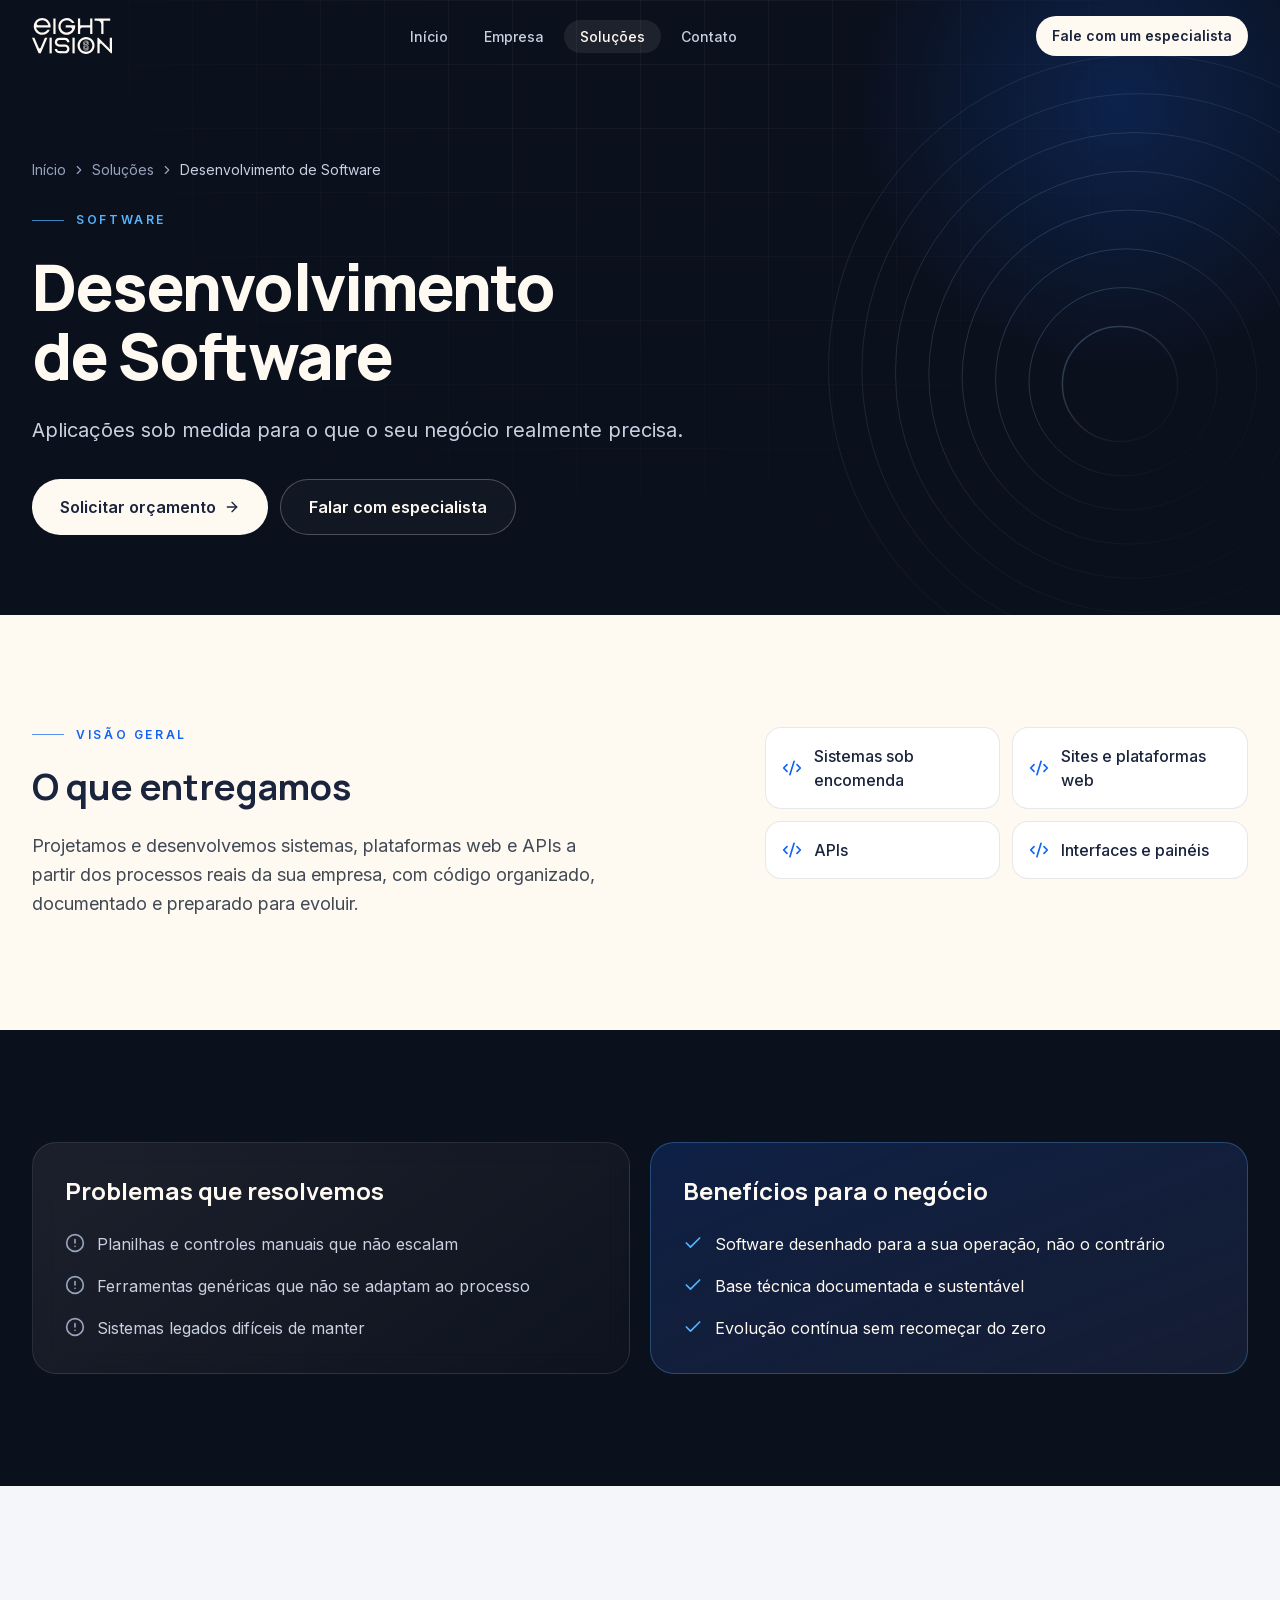
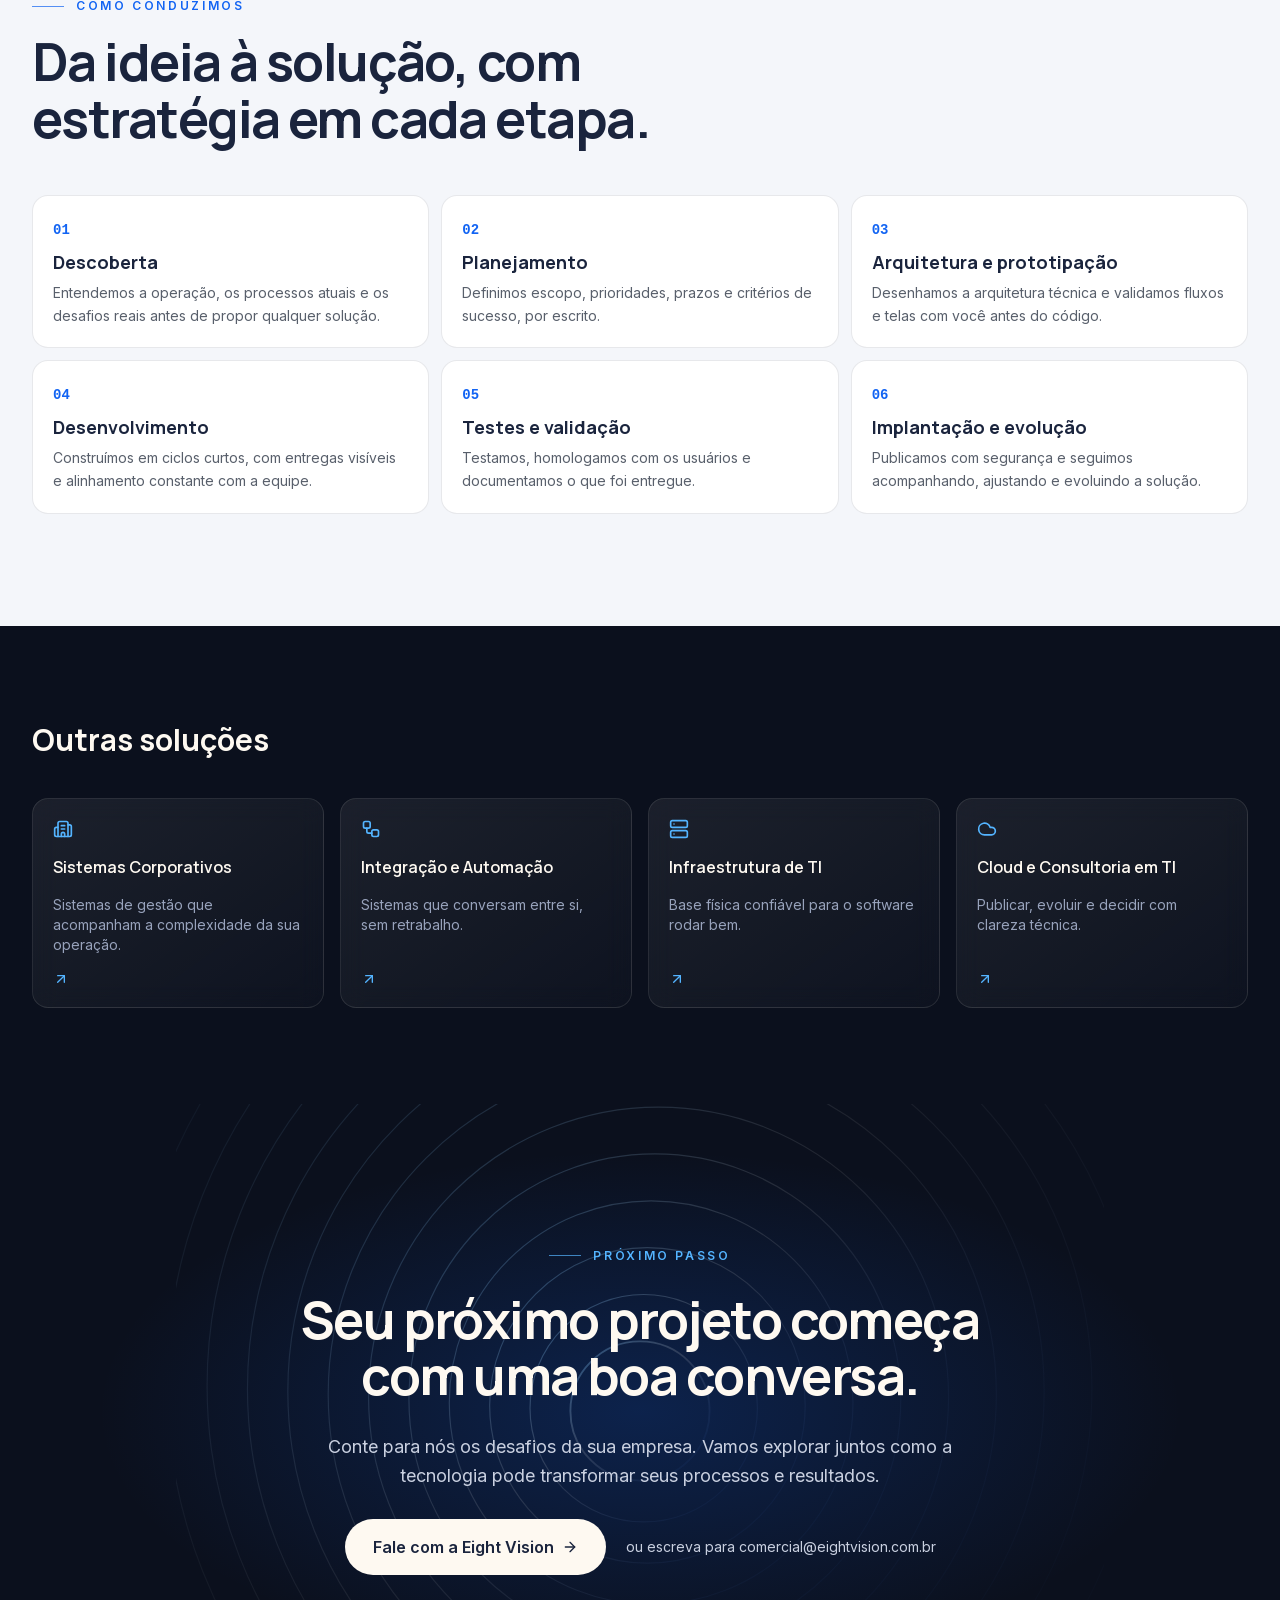
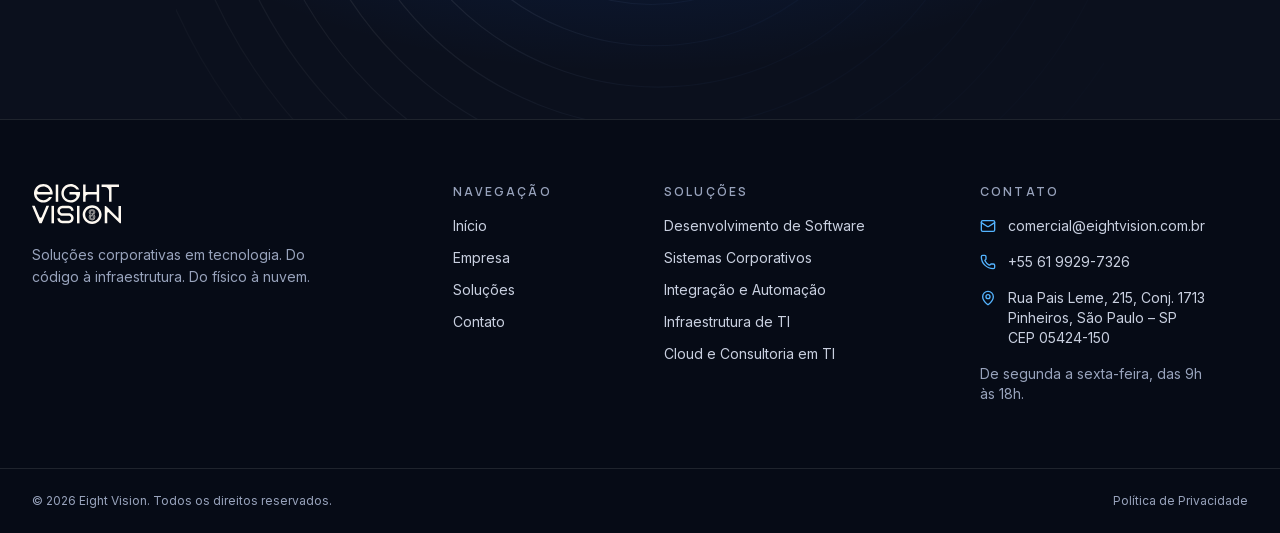
<file: solucoes/desenvolvimento-de-software/index.html>
<!DOCTYPE html><html lang="pt-BR" class="_0bjUvq_variable i_b1Kq_variable"><head><meta charSet="utf-8"/><meta name="viewport" content="width=device-width, initial-scale=1"/><link rel="preload" href="/_next/static/media/07c7676b89ed2778-s.p.2bn3s6zvc0dyp.woff2" as="font" crossorigin="" type="font/woff2"/><link rel="preload" href="/_next/static/media/82450a180bcad83c-s.p.0p-wng2nn8o-p.woff2" as="font" crossorigin="" type="font/woff2"/><link rel="preload" as="image" href="/brand/logo-marfim.svg"/><link rel="stylesheet" href="/_next/static/chunks/24tjcp1nod15t.css" data-precedence="next"/><link rel="preload" as="script" fetchPriority="low" href="/_next/static/chunks/1pcw6gskne7pf.js"/><script src="/_next/static/chunks/1wnov70f88xjy.js" async=""></script><script src="/_next/static/chunks/2pffymnt3iag4.js" async=""></script><script src="/_next/static/chunks/0c98xzjfks9hq.js" async=""></script><script src="/_next/static/chunks/turbopack-077hmtqrhcoji.js" async=""></script><script src="/_next/static/chunks/132k7-krhf-1y.js" async=""></script><script src="/_next/static/chunks/42tpt-6szlcco.js" async=""></script><script src="/_next/static/chunks/1mutniqr9ldpt.js" async=""></script><meta name="next-size-adjust" content=""/><meta name="theme-color" content="#0B101D"/><meta name="color-scheme" content="dark"/><title>Desenvolvimento de Software | Eight Vision</title><meta name="description" content="Aplicações sob medida para o que o seu negócio realmente precisa. Projetamos e desenvolvemos sistemas, plataformas web e APIs a partir dos processos reais da "/><meta name="application-name" content="Eight Vision"/><link rel="canonical" href="https://www.eightvision.com.br/solucoes/desenvolvimento-de-software/"/><meta name="format-detection" content="telephone=no"/><meta property="og:title" content="Desenvolvimento de Software | Eight Vision"/><meta property="og:description" content="Aplicações sob medida para o que o seu negócio realmente precisa. Projetamos e desenvolvemos sistemas, plataformas web e APIs a partir dos processos reais da "/><meta property="og:url" content="https://www.eightvision.com.br/solucoes/desenvolvimento-de-software/"/><meta property="og:site_name" content="Eight Vision"/><meta property="og:locale" content="pt_BR"/><meta property="og:image" content="https://www.eightvision.com.br/og.png"/><meta property="og:image:width" content="1200"/><meta property="og:image:height" content="630"/><meta property="og:image:alt" content="Eight Vision"/><meta property="og:type" content="website"/><meta name="twitter:card" content="summary_large_image"/><meta name="twitter:title" content="Desenvolvimento de Software | Eight Vision"/><meta name="twitter:description" content="Aplicações sob medida para o que o seu negócio realmente precisa. Projetamos e desenvolvemos sistemas, plataformas web e APIs a partir dos processos reais da "/><meta name="twitter:image" content="https://www.eightvision.com.br/og.png"/><meta name="twitter:image:alt" content="Eight Vision"/><meta name="twitter:image:width" content="1200"/><meta name="twitter:image:height" content="630"/><link rel="icon" href="/icon.svg?icon.1qi4dii-uhlpd.svg" sizes="any" type="image/svg+xml"/><script src="/_next/static/chunks/0cz1d0mv5g_q7.js" noModule=""></script></head><body><div hidden=""><!--$--><!--/$--></div><a href="#conteudo" class="sr-only focus:not-sr-only focus:fixed focus:top-3 focus:left-3 focus:z-[60] focus:rounded-full focus:bg-ivory focus:px-5 focus:py-3 focus:text-navy-700">Pular para o conteúdo</a><header class="fixed inset-x-0 top-0 z-50 transition-[background-color,border-color,backdrop-filter] duration-300 border-b border-transparent"><div class="mx-auto w-full max-w-7xl px-5 sm:px-8 flex h-18 items-center justify-between gap-6"><a aria-label="Eight Vision — página inicial" class="rounded-md text-ivory" href="/"><img src="/brand/logo-marfim.svg" alt="" width="1327" height="599" class="w-auto h-8 sm:h-9" decoding="async"/></a><nav aria-label="Principal" class="hidden md:block"><ul class="flex items-center gap-1"><li><a class="rounded-full px-4 py-2 text-sm font-medium transition-colors text-fog-300 hover:text-ivory" href="/">Início</a></li><li><a class="rounded-full px-4 py-2 text-sm font-medium transition-colors text-fog-300 hover:text-ivory" href="/sobre/">Empresa</a></li><li><a aria-current="page" class="rounded-full px-4 py-2 text-sm font-medium transition-colors bg-ivory/[0.08] text-ivory" href="/solucoes/">Soluções</a></li><li><a class="rounded-full px-4 py-2 text-sm font-medium transition-colors text-fog-300 hover:text-ivory" href="/contato/">Contato</a></li></ul></nav><div class="flex items-center gap-2"><a data-track="cta_header" class="group/button relative shrink-0 items-center justify-center gap-2 rounded-full font-semibold whitespace-nowrap transition-[background-color,color,box-shadow,transform] duration-200 ease-out-soft select-none active:scale-[0.98] disabled:pointer-events-none disabled:opacity-60 [&amp;_svg]:size-4 [&amp;_svg]:shrink-0 bg-ivory text-navy-700 shadow-[0_0_0_0_rgb(84_180_255/0)] hover:bg-white hover:shadow-[0_8px_32px_-6px_rgb(84_180_255/0.55)] h-10 px-4 text-sm hidden sm:inline-flex" href="/contato/">Fale com um especialista</a><button class="group/button relative inline-flex shrink-0 items-center justify-center gap-2 rounded-full font-semibold whitespace-nowrap transition-[background-color,color,box-shadow,transform] duration-200 ease-out-soft select-none active:scale-[0.98] disabled:pointer-events-none disabled:opacity-60 [&amp;_svg]:size-4 [&amp;_svg]:shrink-0 text-ivory hover:bg-ivory/[0.06] size-11 md:hidden" aria-expanded="false" aria-controls="mobile-menu" aria-label="Abrir menu"><svg xmlns="http://www.w3.org/2000/svg" width="24" height="24" viewBox="0 0 24 24" fill="none" stroke="currentColor" stroke-width="2" stroke-linecap="round" stroke-linejoin="round" class="lucide lucide-menu" aria-hidden="true"><path d="M4 5h16"></path><path d="M4 12h16"></path><path d="M4 19h16"></path></svg></button></div></div><div id="mobile-menu" hidden="" class="h-[calc(100dvh-4.5rem)] overflow-y-auto border-t border-ivory/10 bg-navy-900 md:hidden"><div class="mx-auto w-full max-w-7xl px-5 sm:px-8 flex h-full flex-col justify-between py-8"><nav aria-label="Menu móvel"><ul class="flex flex-col"><li class="border-b border-ivory/10"><a class="flex min-h-16 items-center font-display text-2xl font-semibold text-ivory" href="/">Início</a></li><li class="border-b border-ivory/10"><a class="flex min-h-16 items-center font-display text-2xl font-semibold text-ivory" href="/sobre/">Empresa</a></li><li class="border-b border-ivory/10"><a aria-current="page" class="flex min-h-16 items-center font-display text-2xl font-semibold text-ivory" href="/solucoes/">Soluções</a></li><li class="border-b border-ivory/10"><a class="flex min-h-16 items-center font-display text-2xl font-semibold text-ivory" href="/contato/">Contato</a></li></ul></nav><a data-track="cta_mobile_menu" class="group/button relative inline-flex shrink-0 items-center justify-center gap-2 rounded-full font-semibold whitespace-nowrap transition-[background-color,color,box-shadow,transform] duration-200 ease-out-soft select-none active:scale-[0.98] disabled:pointer-events-none disabled:opacity-60 [&amp;_svg]:size-4 [&amp;_svg]:shrink-0 bg-ivory text-navy-700 shadow-[0_0_0_0_rgb(84_180_255/0)] hover:bg-white hover:shadow-[0_8px_32px_-6px_rgb(84_180_255/0.55)] h-14 px-7 text-base w-full" href="/contato/">Fale com um especialista</a></div></div></header><main id="conteudo"><section class="relative isolate overflow-hidden pt-32 pb-16 sm:pt-40 sm:pb-20"><div class="bg-grid absolute inset-0 -z-10 [mask-image:radial-gradient(ellipse_at_top,black_15%,transparent_70%)]"></div><div class="absolute top-[-30%] right-[-10%] -z-10 h-[36rem] w-[36rem] rounded-full bg-[radial-gradient(circle,rgb(18_100_243/0.22),transparent_65%)]"></div><svg viewBox="0 0 800 800" fill="none" aria-hidden="true" class="pointer-events-none absolute top-0 right-[-22rem] -z-10 w-[48rem] opacity-35 sm:right-[-14rem]"><defs><linearGradient id="rings-stroke-8" x1="0" y1="0" x2="1" y2="1"><stop offset="0" stop-color="#54B4FF" stop-opacity="0.9"></stop><stop offset="0.45" stop-color="#FEF9F1" stop-opacity="0.35"></stop><stop offset="1" stop-color="#1264F3" stop-opacity="0.05"></stop></linearGradient></defs><circle cx="400" cy="400" r="60" stroke="url(#rings-stroke-8)" stroke-width="1.6" stroke-opacity="1"></circle><circle cx="403.2" cy="397.6" r="98" stroke="url(#rings-stroke-8)" stroke-width="1" stroke-opacity="0.925"></circle><circle cx="406.4" cy="395.2" r="136" stroke="url(#rings-stroke-8)" stroke-width="1" stroke-opacity="0.85"></circle><circle cx="409.6" cy="392.8" r="174" stroke="url(#rings-stroke-8)" stroke-width="1" stroke-opacity="0.775"></circle><circle cx="412.8" cy="390.4" r="212" stroke="url(#rings-stroke-8)" stroke-width="1" stroke-opacity="0.7"></circle><circle cx="416" cy="388" r="250" stroke="url(#rings-stroke-8)" stroke-width="1" stroke-opacity="0.625"></circle><circle cx="419.2" cy="385.6" r="288" stroke="url(#rings-stroke-8)" stroke-width="1" stroke-opacity="0.55"></circle><circle cx="422.4" cy="383.2" r="326" stroke="url(#rings-stroke-8)" stroke-width="1" stroke-opacity="0.475"></circle></svg><div class="mx-auto w-full max-w-7xl px-5 sm:px-8 flex flex-col gap-8"><nav aria-label="Trilha de navegação"><ol class="flex flex-wrap items-center gap-1.5 text-sm text-fog-500"><li class="flex items-center gap-1.5"><a class="hover:text-ivory" href="/">Início</a><svg xmlns="http://www.w3.org/2000/svg" width="24" height="24" viewBox="0 0 24 24" fill="none" stroke="currentColor" stroke-width="2" stroke-linecap="round" stroke-linejoin="round" class="lucide lucide-chevron-right size-3.5" aria-hidden="true"><path d="m9 18 6-6-6-6"></path></svg></li><li class="flex items-center gap-1.5"><a class="hover:text-ivory" href="/solucoes/">Soluções</a><svg xmlns="http://www.w3.org/2000/svg" width="24" height="24" viewBox="0 0 24 24" fill="none" stroke="currentColor" stroke-width="2" stroke-linecap="round" stroke-linejoin="round" class="lucide lucide-chevron-right size-3.5" aria-hidden="true"><path d="m9 18 6-6-6-6"></path></svg></li><li class="flex items-center gap-1.5"><span aria-current="page" class="text-fog-300">Desenvolvimento de Software</span></li></ol></nav><div class="flex max-w-3xl flex-col gap-6"><p class="eyebrow">Software</p><h1 class="text-headline font-extrabold sm:text-[clamp(2.5rem,1.6rem+3vw,4rem)]">Desenvolvimento de Software</h1><p class="text-lg leading-relaxed text-fog-300 sm:text-xl">Aplicações sob medida para o que o seu negócio realmente precisa.</p></div><div class="flex flex-col gap-3 sm:flex-row"><a data-track="cta_servico_orcamento" class="group/button relative inline-flex shrink-0 items-center justify-center gap-2 rounded-full font-semibold whitespace-nowrap transition-[background-color,color,box-shadow,transform] duration-200 ease-out-soft select-none active:scale-[0.98] disabled:pointer-events-none disabled:opacity-60 [&amp;_svg]:size-4 [&amp;_svg]:shrink-0 bg-ivory text-navy-700 shadow-[0_0_0_0_rgb(84_180_255/0)] hover:bg-white hover:shadow-[0_8px_32px_-6px_rgb(84_180_255/0.55)] h-14 px-7 text-base" href="/contato/?servico=desenvolvimento-de-software">Solicitar orçamento<svg xmlns="http://www.w3.org/2000/svg" width="24" height="24" viewBox="0 0 24 24" fill="none" stroke="currentColor" stroke-width="2" stroke-linecap="round" stroke-linejoin="round" class="lucide lucide-arrow-right" aria-hidden="true"><path d="M5 12h14"></path><path d="m12 5 7 7-7 7"></path></svg></a><a data-track="cta_servico_especialista" class="group/button relative inline-flex shrink-0 items-center justify-center gap-2 rounded-full font-semibold whitespace-nowrap transition-[background-color,color,box-shadow,transform] duration-200 ease-out-soft select-none active:scale-[0.98] disabled:pointer-events-none disabled:opacity-60 [&amp;_svg]:size-4 [&amp;_svg]:shrink-0 border border-ivory/25 bg-ivory/[0.03] text-ivory hover:border-ivory/50 hover:bg-ivory/[0.07] h-14 px-7 text-base" href="/contato/">Falar com especialista</a></div></div><script type="application/ld+json">{"@context":"https://schema.org","@type":"BreadcrumbList","itemListElement":[{"@type":"ListItem","position":1,"name":"Início","item":"https://www.eightvision.com.br/"},{"@type":"ListItem","position":2,"name":"Soluções","item":"https://www.eightvision.com.br/solucoes/"},{"@type":"ListItem","position":3,"name":"Desenvolvimento de Software","item":"https://www.eightvision.com.br/solucoes/desenvolvimento-de-software/"}]}</script></section><section aria-labelledby="visao-title" class="surface-light py-24 sm:py-28"><div class="mx-auto w-full max-w-7xl px-5 sm:px-8 grid gap-12 lg:grid-cols-12 lg:gap-10"><div class="flex flex-col gap-6 lg:col-span-6"><p class="eyebrow">Visão geral</p><h2 id="visao-title" class="text-3xl font-bold sm:text-4xl">O que entregamos</h2><p class="text-lg leading-relaxed text-graphite/85">Projetamos e desenvolvemos sistemas, plataformas web e APIs a partir dos processos reais da sua empresa, com código organizado, documentado e preparado para evoluir.</p></div><div class="lg:col-span-5 lg:col-start-8"><ul class="grid gap-3 sm:grid-cols-2"><li class="flex items-center gap-3 rounded-2xl border border-navy-700/10 bg-white px-4 py-4 font-medium text-navy-700"><svg xmlns="http://www.w3.org/2000/svg" width="24" height="24" viewBox="0 0 24 24" fill="none" stroke="currentColor" stroke-width="2" stroke-linecap="round" stroke-linejoin="round" class="lucide lucide-code-xml lucide-code-2 size-5 shrink-0 text-signal-500" aria-hidden="true"><path d="m18 16 4-4-4-4"></path><path d="m6 8-4 4 4 4"></path><path d="m14.5 4-5 16"></path></svg>Sistemas sob encomenda</li><li class="flex items-center gap-3 rounded-2xl border border-navy-700/10 bg-white px-4 py-4 font-medium text-navy-700"><svg xmlns="http://www.w3.org/2000/svg" width="24" height="24" viewBox="0 0 24 24" fill="none" stroke="currentColor" stroke-width="2" stroke-linecap="round" stroke-linejoin="round" class="lucide lucide-code-xml lucide-code-2 size-5 shrink-0 text-signal-500" aria-hidden="true"><path d="m18 16 4-4-4-4"></path><path d="m6 8-4 4 4 4"></path><path d="m14.5 4-5 16"></path></svg>Sites e plataformas web</li><li class="flex items-center gap-3 rounded-2xl border border-navy-700/10 bg-white px-4 py-4 font-medium text-navy-700"><svg xmlns="http://www.w3.org/2000/svg" width="24" height="24" viewBox="0 0 24 24" fill="none" stroke="currentColor" stroke-width="2" stroke-linecap="round" stroke-linejoin="round" class="lucide lucide-code-xml lucide-code-2 size-5 shrink-0 text-signal-500" aria-hidden="true"><path d="m18 16 4-4-4-4"></path><path d="m6 8-4 4 4 4"></path><path d="m14.5 4-5 16"></path></svg>APIs</li><li class="flex items-center gap-3 rounded-2xl border border-navy-700/10 bg-white px-4 py-4 font-medium text-navy-700"><svg xmlns="http://www.w3.org/2000/svg" width="24" height="24" viewBox="0 0 24 24" fill="none" stroke="currentColor" stroke-width="2" stroke-linecap="round" stroke-linejoin="round" class="lucide lucide-code-xml lucide-code-2 size-5 shrink-0 text-signal-500" aria-hidden="true"><path d="m18 16 4-4-4-4"></path><path d="m6 8-4 4 4 4"></path><path d="m14.5 4-5 16"></path></svg>Interfaces e painéis</li></ul></div></div></section><section aria-label="Problemas e benefícios" class="py-24 sm:py-28"><div class="mx-auto w-full max-w-7xl px-5 sm:px-8 grid gap-5 md:grid-cols-2"><div style="opacity:0;transform:translateY(24px)"><div class="glass flex h-full flex-col gap-6 rounded-3xl p-8"><h2 class="text-2xl font-bold">Problemas que resolvemos</h2><ul class="flex flex-col gap-4"><li class="flex gap-3 leading-relaxed text-fog-300"><svg xmlns="http://www.w3.org/2000/svg" width="24" height="24" viewBox="0 0 24 24" fill="none" stroke="currentColor" stroke-width="2" stroke-linecap="round" stroke-linejoin="round" class="lucide lucide-circle-alert lucide-alert-circle mt-0.5 size-5 shrink-0 text-fog-500" aria-hidden="true"><circle cx="12" cy="12" r="10"></circle><line x1="12" x2="12" y1="8" y2="12"></line><line x1="12" x2="12.01" y1="16" y2="16"></line></svg>Planilhas e controles manuais que não escalam</li><li class="flex gap-3 leading-relaxed text-fog-300"><svg xmlns="http://www.w3.org/2000/svg" width="24" height="24" viewBox="0 0 24 24" fill="none" stroke="currentColor" stroke-width="2" stroke-linecap="round" stroke-linejoin="round" class="lucide lucide-circle-alert lucide-alert-circle mt-0.5 size-5 shrink-0 text-fog-500" aria-hidden="true"><circle cx="12" cy="12" r="10"></circle><line x1="12" x2="12" y1="8" y2="12"></line><line x1="12" x2="12.01" y1="16" y2="16"></line></svg>Ferramentas genéricas que não se adaptam ao processo</li><li class="flex gap-3 leading-relaxed text-fog-300"><svg xmlns="http://www.w3.org/2000/svg" width="24" height="24" viewBox="0 0 24 24" fill="none" stroke="currentColor" stroke-width="2" stroke-linecap="round" stroke-linejoin="round" class="lucide lucide-circle-alert lucide-alert-circle mt-0.5 size-5 shrink-0 text-fog-500" aria-hidden="true"><circle cx="12" cy="12" r="10"></circle><line x1="12" x2="12" y1="8" y2="12"></line><line x1="12" x2="12.01" y1="16" y2="16"></line></svg>Sistemas legados difíceis de manter</li></ul></div></div><div style="opacity:0;transform:translateY(24px)"><div class="flex h-full flex-col gap-6 rounded-3xl border border-signal-300/30 bg-gradient-to-br from-signal-500/20 to-navy-800 p-8"><h2 class="text-2xl font-bold">Benefícios para o negócio</h2><ul class="flex flex-col gap-4"><li class="flex gap-3 leading-relaxed text-ivory"><svg xmlns="http://www.w3.org/2000/svg" width="24" height="24" viewBox="0 0 24 24" fill="none" stroke="currentColor" stroke-width="2" stroke-linecap="round" stroke-linejoin="round" class="lucide lucide-check mt-0.5 size-5 shrink-0 text-signal-300" aria-hidden="true"><path d="M20 6 9 17l-5-5"></path></svg>Software desenhado para a sua operação, não o contrário</li><li class="flex gap-3 leading-relaxed text-ivory"><svg xmlns="http://www.w3.org/2000/svg" width="24" height="24" viewBox="0 0 24 24" fill="none" stroke="currentColor" stroke-width="2" stroke-linecap="round" stroke-linejoin="round" class="lucide lucide-check mt-0.5 size-5 shrink-0 text-signal-300" aria-hidden="true"><path d="M20 6 9 17l-5-5"></path></svg>Base técnica documentada e sustentável</li><li class="flex gap-3 leading-relaxed text-ivory"><svg xmlns="http://www.w3.org/2000/svg" width="24" height="24" viewBox="0 0 24 24" fill="none" stroke="currentColor" stroke-width="2" stroke-linecap="round" stroke-linejoin="round" class="lucide lucide-check mt-0.5 size-5 shrink-0 text-signal-300" aria-hidden="true"><path d="M20 6 9 17l-5-5"></path></svg>Evolução contínua sem recomeçar do zero</li></ul></div></div></div></section><section aria-labelledby="etapas-title" class="surface-light bg-mist py-24 sm:py-28"><div class="mx-auto w-full max-w-7xl px-5 sm:px-8 flex flex-col gap-12"><div class="flex max-w-3xl flex-col gap-5"><p class="eyebrow">Como conduzimos</p><h2 id="etapas-title" class="text-headline font-bold">Da ideia à solução, com estratégia em cada etapa.</h2></div><ol class="grid gap-3 sm:grid-cols-2 lg:grid-cols-3"><li class="rounded-2xl border border-navy-700/10 bg-white p-5"><span class="font-mono text-sm font-semibold text-signal-500">01</span><h3 class="mt-2 text-lg font-bold">Descoberta</h3><p class="mt-1.5 text-sm leading-relaxed text-graphite/75">Entendemos a operação, os processos atuais e os desafios reais antes de propor qualquer solução.</p></li><li class="rounded-2xl border border-navy-700/10 bg-white p-5"><span class="font-mono text-sm font-semibold text-signal-500">02</span><h3 class="mt-2 text-lg font-bold">Planejamento</h3><p class="mt-1.5 text-sm leading-relaxed text-graphite/75">Definimos escopo, prioridades, prazos e critérios de sucesso, por escrito.</p></li><li class="rounded-2xl border border-navy-700/10 bg-white p-5"><span class="font-mono text-sm font-semibold text-signal-500">03</span><h3 class="mt-2 text-lg font-bold">Arquitetura e prototipação</h3><p class="mt-1.5 text-sm leading-relaxed text-graphite/75">Desenhamos a arquitetura técnica e validamos fluxos e telas com você antes do código.</p></li><li class="rounded-2xl border border-navy-700/10 bg-white p-5"><span class="font-mono text-sm font-semibold text-signal-500">04</span><h3 class="mt-2 text-lg font-bold">Desenvolvimento</h3><p class="mt-1.5 text-sm leading-relaxed text-graphite/75">Construímos em ciclos curtos, com entregas visíveis e alinhamento constante com a equipe.</p></li><li class="rounded-2xl border border-navy-700/10 bg-white p-5"><span class="font-mono text-sm font-semibold text-signal-500">05</span><h3 class="mt-2 text-lg font-bold">Testes e validação</h3><p class="mt-1.5 text-sm leading-relaxed text-graphite/75">Testamos, homologamos com os usuários e documentamos o que foi entregue.</p></li><li class="rounded-2xl border border-navy-700/10 bg-white p-5"><span class="font-mono text-sm font-semibold text-signal-500">06</span><h3 class="mt-2 text-lg font-bold">Implantação e evolução</h3><p class="mt-1.5 text-sm leading-relaxed text-graphite/75">Publicamos com segurança e seguimos acompanhando, ajustando e evoluindo a solução.</p></li></ol></div></section><section aria-labelledby="outras-title" class="py-24"><div class="mx-auto w-full max-w-7xl px-5 sm:px-8 flex flex-col gap-10"><h2 id="outras-title" class="text-2xl font-bold sm:text-3xl">Outras soluções</h2><ul class="grid gap-4 sm:grid-cols-2 lg:grid-cols-4"><li><a class="group glass flex h-full flex-col gap-4 rounded-2xl p-5 transition-colors hover:border-signal-300/40" href="/solucoes/sistemas-corporativos/"><svg xmlns="http://www.w3.org/2000/svg" width="24" height="24" viewBox="0 0 24 24" fill="none" stroke="currentColor" stroke-width="2" stroke-linecap="round" stroke-linejoin="round" class="lucide lucide-building-complex lucide-building-2 size-5 text-signal-300" aria-hidden="true"><path d="M10 12h4"></path><path d="M10 8h4"></path><path d="M14 21v-3a2 2 0 0 0-4 0v3"></path><path d="M6 10H4a2 2 0 0 0-2 2v7a2 2 0 0 0 2 2h16a2 2 0 0 0 2-2V9a2 2 0 0 0-2-2h-2"></path><path d="M6 21V5a2 2 0 0 1 2-2h8a2 2 0 0 1 2 2v16"></path></svg><span class="font-display font-semibold text-ivory">Sistemas Corporativos</span><span class="text-sm text-fog-500">Sistemas de gestão que acompanham a complexidade da sua operação.</span><svg xmlns="http://www.w3.org/2000/svg" width="24" height="24" viewBox="0 0 24 24" fill="none" stroke="currentColor" stroke-width="2" stroke-linecap="round" stroke-linejoin="round" class="lucide lucide-arrow-up-right mt-auto size-4 text-signal-300 transition-transform group-hover:translate-x-0.5 group-hover:-translate-y-0.5" aria-hidden="true"><path d="M7 7h10v10"></path><path d="M7 17 17 7"></path></svg></a></li><li><a class="group glass flex h-full flex-col gap-4 rounded-2xl p-5 transition-colors hover:border-signal-300/40" href="/solucoes/integracao-e-automacao/"><svg xmlns="http://www.w3.org/2000/svg" width="24" height="24" viewBox="0 0 24 24" fill="none" stroke="currentColor" stroke-width="2" stroke-linecap="round" stroke-linejoin="round" class="lucide lucide-workflow size-5 text-signal-300" aria-hidden="true"><rect width="8" height="8" x="3" y="3" rx="2"></rect><path d="M7 11v4a2 2 0 0 0 2 2h4"></path><rect width="8" height="8" x="13" y="13" rx="2"></rect></svg><span class="font-display font-semibold text-ivory">Integração e Automação</span><span class="text-sm text-fog-500">Sistemas que conversam entre si, sem retrabalho.</span><svg xmlns="http://www.w3.org/2000/svg" width="24" height="24" viewBox="0 0 24 24" fill="none" stroke="currentColor" stroke-width="2" stroke-linecap="round" stroke-linejoin="round" class="lucide lucide-arrow-up-right mt-auto size-4 text-signal-300 transition-transform group-hover:translate-x-0.5 group-hover:-translate-y-0.5" aria-hidden="true"><path d="M7 7h10v10"></path><path d="M7 17 17 7"></path></svg></a></li><li><a class="group glass flex h-full flex-col gap-4 rounded-2xl p-5 transition-colors hover:border-signal-300/40" href="/solucoes/infraestrutura-de-ti/"><svg xmlns="http://www.w3.org/2000/svg" width="24" height="24" viewBox="0 0 24 24" fill="none" stroke="currentColor" stroke-width="2" stroke-linecap="round" stroke-linejoin="round" class="lucide lucide-server size-5 text-signal-300" aria-hidden="true"><rect width="20" height="8" x="2" y="2" rx="2" ry="2"></rect><rect width="20" height="8" x="2" y="14" rx="2" ry="2"></rect><line x1="6" x2="6.01" y1="6" y2="6"></line><line x1="6" x2="6.01" y1="18" y2="18"></line></svg><span class="font-display font-semibold text-ivory">Infraestrutura de TI</span><span class="text-sm text-fog-500">Base física confiável para o software rodar bem.</span><svg xmlns="http://www.w3.org/2000/svg" width="24" height="24" viewBox="0 0 24 24" fill="none" stroke="currentColor" stroke-width="2" stroke-linecap="round" stroke-linejoin="round" class="lucide lucide-arrow-up-right mt-auto size-4 text-signal-300 transition-transform group-hover:translate-x-0.5 group-hover:-translate-y-0.5" aria-hidden="true"><path d="M7 7h10v10"></path><path d="M7 17 17 7"></path></svg></a></li><li><a class="group glass flex h-full flex-col gap-4 rounded-2xl p-5 transition-colors hover:border-signal-300/40" href="/solucoes/cloud-e-consultoria/"><svg xmlns="http://www.w3.org/2000/svg" width="24" height="24" viewBox="0 0 24 24" fill="none" stroke="currentColor" stroke-width="2" stroke-linecap="round" stroke-linejoin="round" class="lucide lucide-cloud size-5 text-signal-300" aria-hidden="true"><path d="M17.5 19H9a7 7 0 1 1 6.71-9h1.79a4.5 4.5 0 1 1 0 9Z"></path></svg><span class="font-display font-semibold text-ivory">Cloud e Consultoria em TI</span><span class="text-sm text-fog-500">Publicar, evoluir e decidir com clareza técnica.</span><svg xmlns="http://www.w3.org/2000/svg" width="24" height="24" viewBox="0 0 24 24" fill="none" stroke="currentColor" stroke-width="2" stroke-linecap="round" stroke-linejoin="round" class="lucide lucide-arrow-up-right mt-auto size-4 text-signal-300 transition-transform group-hover:translate-x-0.5 group-hover:-translate-y-0.5" aria-hidden="true"><path d="M7 7h10v10"></path><path d="M7 17 17 7"></path></svg></a></li></ul></div></section><section aria-labelledby="cta-title" class="relative isolate overflow-hidden py-28 sm:py-36"><div class="absolute inset-0 -z-10 bg-[radial-gradient(ellipse_at_center,rgb(18_100_243/0.22),transparent_60%)]"></div><svg viewBox="0 0 800 800" fill="none" aria-hidden="true" class="pointer-events-none absolute top-1/2 left-1/2 -z-10 w-[58rem] max-w-none -translate-x-1/2 -translate-y-1/2 opacity-40"><defs><linearGradient id="rings-stroke-12" x1="0" y1="0" x2="1" y2="1"><stop offset="0" stop-color="#54B4FF" stop-opacity="0.9"></stop><stop offset="0.45" stop-color="#FEF9F1" stop-opacity="0.35"></stop><stop offset="1" stop-color="#1264F3" stop-opacity="0.05"></stop></linearGradient></defs><circle cx="400" cy="400" r="60" stroke="url(#rings-stroke-12)" stroke-width="1.6" stroke-opacity="1"></circle><circle cx="403.2" cy="397.6" r="98" stroke="url(#rings-stroke-12)" stroke-width="1" stroke-opacity="0.925"></circle><circle cx="406.4" cy="395.2" r="136" stroke="url(#rings-stroke-12)" stroke-width="1" stroke-opacity="0.85"></circle><circle cx="409.6" cy="392.8" r="174" stroke="url(#rings-stroke-12)" stroke-width="1" stroke-opacity="0.775"></circle><circle cx="412.8" cy="390.4" r="212" stroke="url(#rings-stroke-12)" stroke-width="1" stroke-opacity="0.7"></circle><circle cx="416" cy="388" r="250" stroke="url(#rings-stroke-12)" stroke-width="1" stroke-opacity="0.625"></circle><circle cx="419.2" cy="385.6" r="288" stroke="url(#rings-stroke-12)" stroke-width="1" stroke-opacity="0.55"></circle><circle cx="422.4" cy="383.2" r="326" stroke="url(#rings-stroke-12)" stroke-width="1" stroke-opacity="0.475"></circle><circle cx="425.6" cy="380.8" r="364" stroke="url(#rings-stroke-12)" stroke-width="1" stroke-opacity="0.4"></circle><circle cx="428.8" cy="378.4" r="402" stroke="url(#rings-stroke-12)" stroke-width="1" stroke-opacity="0.32500000000000007"></circle><circle cx="432" cy="376" r="440" stroke="url(#rings-stroke-12)" stroke-width="1" stroke-opacity="0.25"></circle><circle cx="435.2" cy="373.6" r="478" stroke="url(#rings-stroke-12)" stroke-width="1" stroke-opacity="0.17500000000000004"></circle></svg><div class="mx-auto w-full max-w-7xl px-5 sm:px-8"><div class="mx-auto flex max-w-3xl flex-col items-center gap-7 text-center" style="opacity:0;transform:translateY(24px)"><p class="eyebrow">Próximo passo</p><h2 id="cta-title" class="text-headline font-bold">Seu próximo projeto começa com uma boa conversa.</h2><p class="max-w-2xl text-lg leading-relaxed text-fog-300">Conte para nós os desafios da sua empresa. Vamos explorar juntos como a tecnologia pode transformar seus processos e resultados.</p><div class="flex flex-col items-center gap-5 sm:flex-row"><a data-track="cta_final" class="group/button relative inline-flex shrink-0 items-center justify-center gap-2 rounded-full font-semibold whitespace-nowrap transition-[background-color,color,box-shadow,transform] duration-200 ease-out-soft select-none active:scale-[0.98] disabled:pointer-events-none disabled:opacity-60 [&amp;_svg]:size-4 [&amp;_svg]:shrink-0 bg-ivory text-navy-700 shadow-[0_0_0_0_rgb(84_180_255/0)] hover:bg-white hover:shadow-[0_8px_32px_-6px_rgb(84_180_255/0.55)] h-14 px-7 text-base" href="/contato/">Fale com a Eight Vision<svg xmlns="http://www.w3.org/2000/svg" width="24" height="24" viewBox="0 0 24 24" fill="none" stroke="currentColor" stroke-width="2" stroke-linecap="round" stroke-linejoin="round" class="lucide lucide-arrow-right transition-transform group-hover/button:translate-x-0.5" aria-hidden="true"><path d="M5 12h14"></path><path d="m12 5 7 7-7 7"></path></svg></a><a href="mailto:comercial@eightvision.com.br" data-track="click_email" class="text-sm text-fog-300 underline-offset-4 hover:text-ivory hover:underline">ou escreva para <!-- -->comercial@eightvision.com.br</a></div></div></div></section><script type="application/ld+json">{"@context":"https://schema.org","@type":"Service","name":"Desenvolvimento de Software","description":"Projetamos e desenvolvemos sistemas, plataformas web e APIs a partir dos processos reais da sua empresa, com código organizado, documentado e preparado para evoluir.","serviceType":"Software","url":"https://www.eightvision.com.br/solucoes/desenvolvimento-de-software/","provider":{"@id":"https://www.eightvision.com.br/#organization"},"areaServed":{"@type":"Country","name":"Brasil"}}</script><!--$--><!--/$--></main><footer class="border-t border-ivory/10 bg-navy-950 text-sm"><div class="mx-auto w-full max-w-7xl px-5 sm:px-8 grid gap-12 py-16 sm:grid-cols-2 lg:grid-cols-12"><div class="flex flex-col gap-5 lg:col-span-4"><a aria-label="Eight Vision — página inicial" class="w-fit text-ivory" href="/"><img src="/brand/logo-marfim.svg" alt="" width="1327" height="599" class="w-auto h-10" decoding="async"/></a><p class="max-w-xs leading-relaxed text-fog-500">Soluções corporativas em tecnologia<!-- -->. <!-- -->Do código à infraestrutura. Do físico à nuvem.</p></div><nav aria-label="Rodapé — navegação" class="lg:col-span-2"><h2 class="mb-4 text-xs font-semibold tracking-[0.18em] text-fog-500 uppercase">Navegação</h2><ul class="flex flex-col gap-3"><li><a class="text-fog-300 hover:text-ivory" href="/">Início</a></li><li><a class="text-fog-300 hover:text-ivory" href="/sobre/">Empresa</a></li><li><a class="text-fog-300 hover:text-ivory" href="/solucoes/">Soluções</a></li><li><a class="text-fog-300 hover:text-ivory" href="/contato/">Contato</a></li></ul></nav><nav aria-label="Rodapé — soluções" class="lg:col-span-3"><h2 class="mb-4 text-xs font-semibold tracking-[0.18em] text-fog-500 uppercase">Soluções</h2><ul class="flex flex-col gap-3"><li><a class="text-fog-300 hover:text-ivory" href="/solucoes/desenvolvimento-de-software/">Desenvolvimento de Software</a></li><li><a class="text-fog-300 hover:text-ivory" href="/solucoes/sistemas-corporativos/">Sistemas Corporativos</a></li><li><a class="text-fog-300 hover:text-ivory" href="/solucoes/integracao-e-automacao/">Integração e Automação</a></li><li><a class="text-fog-300 hover:text-ivory" href="/solucoes/infraestrutura-de-ti/">Infraestrutura de TI</a></li><li><a class="text-fog-300 hover:text-ivory" href="/solucoes/cloud-e-consultoria/">Cloud e Consultoria em TI</a></li></ul></nav><address class="flex flex-col gap-4 not-italic lg:col-span-3"><h2 class="text-xs font-semibold tracking-[0.18em] text-fog-500 uppercase">Contato</h2><a href="mailto:comercial@eightvision.com.br" data-track="click_email" class="flex items-start gap-3 text-fog-300 hover:text-ivory"><svg xmlns="http://www.w3.org/2000/svg" width="24" height="24" viewBox="0 0 24 24" fill="none" stroke="currentColor" stroke-width="2" stroke-linecap="round" stroke-linejoin="round" class="lucide lucide-mail mt-0.5 size-4 shrink-0 text-signal-300" aria-hidden="true"><path d="m22 7-8.991 5.727a2 2 0 0 1-2.009 0L2 7"></path><rect x="2" y="4" width="20" height="16" rx="2"></rect></svg>comercial@eightvision.com.br</a><a href="tel:+556199297326" data-track="click_phone" class="flex items-start gap-3 text-fog-300 hover:text-ivory"><svg xmlns="http://www.w3.org/2000/svg" width="24" height="24" viewBox="0 0 24 24" fill="none" stroke="currentColor" stroke-width="2" stroke-linecap="round" stroke-linejoin="round" class="lucide lucide-phone mt-0.5 size-4 shrink-0 text-signal-300" aria-hidden="true"><path d="M13.832 16.568a1 1 0 0 0 1.213-.303l.355-.465A2 2 0 0 1 17 15h3a2 2 0 0 1 2 2v3a2 2 0 0 1-2 2A18 18 0 0 1 2 4a2 2 0 0 1 2-2h3a2 2 0 0 1 2 2v3a2 2 0 0 1-.8 1.6l-.468.351a1 1 0 0 0-.292 1.233 14 14 0 0 0 6.392 6.384"></path></svg>+55 61 9929-7326</a><p class="flex items-start gap-3 text-fog-300"><svg xmlns="http://www.w3.org/2000/svg" width="24" height="24" viewBox="0 0 24 24" fill="none" stroke="currentColor" stroke-width="2" stroke-linecap="round" stroke-linejoin="round" class="lucide lucide-map-pin mt-0.5 size-4 shrink-0 text-signal-300" aria-hidden="true"><path d="M20 10c0 4.993-5.539 10.193-7.399 11.799a1 1 0 0 1-1.202 0C9.539 20.193 4 14.993 4 10a8 8 0 0 1 16 0"></path><circle cx="12" cy="10" r="3"></circle></svg><span>Rua Pais Leme, 215, Conj. 1713<br/>Pinheiros<!-- -->, <!-- -->São Paulo<!-- --> – <!-- -->SP<br/>CEP <!-- -->05424-150</span></p><p class="text-fog-500">De segunda a sexta-feira, das 9h às 18h.</p></address></div><div class="mx-auto w-full max-w-7xl px-5 sm:px-8 flex flex-col gap-3 border-t border-ivory/10 py-6 text-xs text-fog-500 sm:flex-row sm:items-center sm:justify-between"><p>© <!-- -->2026<!-- --> <!-- -->Eight Vision<!-- -->. Todos os direitos reservados.</p><a class="hover:text-ivory" href="/privacidade/">Política de Privacidade</a></div></footer><script type="application/ld+json">{"@context":"https://schema.org","@type":"Organization","@id":"https://www.eightvision.com.br/#organization","name":"Eight Vision","url":"https://www.eightvision.com.br","logo":"https://www.eightvision.com.br/brand/logo-navy.svg","description":"A Eight Vision desenvolve softwares, sistemas corporativos, integrações e infraestrutura de TI para empresas que precisam de tecnologia alinhada ao negócio.","email":"comercial@eightvision.com.br","telephone":"+556199297326","address":{"@type":"PostalAddress","streetAddress":"Rua Pais Leme, 215, Conj. 1713","addressLocality":"São Paulo","addressRegion":"SP","postalCode":"05424-150","addressCountry":"BR"},"contactPoint":{"@type":"ContactPoint","contactType":"sales","email":"comercial@eightvision.com.br","telephone":"+556199297326","availableLanguage":["Portuguese"]},"sameAs":[]}</script><script id="_R_">(globalThis["TURBOPACK"] || (globalThis["TURBOPACK"] = [])).push({"otherChunks":["static/chunks/1pcw6gskne7pf.js","static/chunks/1wnov70f88xjy.js","static/chunks/2pffymnt3iag4.js","static/chunks/0c98xzjfks9hq.js"],"runtimeModuleIds":[94553]});</script><script src="/_next/static/chunks/1pcw6gskne7pf.js" async=""></script><script>(self.__next_f=self.__next_f||[]).push([0])</script><script>self.__next_f.push([1,"1:\"$Sreact.fragment\"\n2:\"/_next/static/chunks/132k7-krhf-1y.js\"\n3:\"/_next/static/chunks/42tpt-6szlcco.js\"\n4:I[36746,[\"$2\",\"$3\"],\"MotionProvider\"]\n5:I[49786,[\"$2\",\"$3\"],\"Header\"]\n6:I[39756,[\"$2\",\"$3\"],\"default\"]\n7:I[37457,[\"$2\",\"$3\"],\"default\"]\n8:\"/_next/static/chunks/1mutniqr9ldpt.js\"\n9:I[22016,[\"$2\",\"$3\",\"$8\"],\"\"]\na:I[5014,[\"$2\",\"$3\",\"$8\"],\"default\"]\n16:I[68027,[\"$2\",\"$3\"],\"default\",1]\n:HL[\"/_next/static/chunks/24tjcp1nod15t.css\",\"style\"]\n:HL[\"/_next/static/media/07c7676b89ed2778-s.p.2bn3s6zvc0dyp.woff2\",\"font\",{\"crossOrigin\":\"\",\"type\":\"font/woff2\"}]\n:HL[\"/_next/static/media/82450a180bcad83c-s.p.0p-wng2nn8o-p.woff2\",\"font\",{\"crossOrigin\":\"\",\"type\":\"font/woff2\"}]\n10:X\n13:[[\"children\",{\"s\":\"__PAGE__\",\"h\":512,\"d\":{\"r\":\"$L14\",\"p\":false,\"v\":null}}]]\n11:[[\"children\",{\"s\":{\"n\":\"slug\",\"t\":\"d\",\"k\":\"desenvolvimento-de-software\",\"s\":[]},\"h\":66048,\"d\":{\"r\":\"$L12\",\"p\":false,\"v\":\"$10\"},\"c\":\"$Q13\"}]]\ne:[[\"children\",{\"s\":\"solucoes\",\"h\":131584,\"d\":{\"r\":\"$Lf\",\"p\":false,\"v\":\"$10\"},\"c\":\"$Q11\"}]]\n"])</script><script>self.__next_f.push([1,"0:{\"P\":null,\"c\":[\"\",\"solucoes\",\"desenvolvimento-de-software\",\"\"],\"q\":\"\",\"i\":false,\"t\":{\"t\":{\"s\":\"\",\"h\":131600,\"d\":{\"r\":[\"$\",\"$1\",\"c\",{\"children\":[[[\"$\",\"link\",\"0\",{\"rel\":\"stylesheet\",\"href\":\"/_next/static/chunks/24tjcp1nod15t.css\",\"precedence\":\"next\",\"crossOrigin\":\"$undefined\",\"nonce\":\"$undefined\"}],[\"$\",\"script\",\"script-0\",{\"src\":\"/_next/static/chunks/132k7-krhf-1y.js\",\"async\":true,\"nonce\":\"$undefined\"}],[\"$\",\"script\",\"script-1\",{\"src\":\"/_next/static/chunks/42tpt-6szlcco.js\",\"async\":true,\"nonce\":\"$undefined\"}]],[\"$\",\"html\",null,{\"lang\":\"pt-BR\",\"className\":\"_0bjUvq_variable i_b1Kq_variable\",\"children\":[\"$\",\"body\",null,{\"children\":[[\"$\",\"a\",null,{\"href\":\"#conteudo\",\"className\":\"sr-only focus:not-sr-only focus:fixed focus:top-3 focus:left-3 focus:z-[60] focus:rounded-full focus:bg-ivory focus:px-5 focus:py-3 focus:text-navy-700\",\"children\":\"Pular para o conteúdo\"}],[\"$\",\"$L4\",null,{\"children\":[[\"$\",\"$L5\",null,{}],[\"$\",\"main\",null,{\"id\":\"conteudo\",\"children\":[\"$\",\"$L6\",null,{\"parallelRouterKey\":\"children\",\"error\":\"$undefined\",\"errorStyles\":\"$undefined\",\"errorScripts\":\"$undefined\",\"template\":[\"$\",\"$L7\",null,{}],\"templateStyles\":\"$undefined\",\"templateScripts\":\"$undefined\",\"notFound\":[[\"$\",\"section\",null,{\"className\":\"relative isolate flex min-h-[80vh] items-center overflow-hidden pt-32 pb-20\",\"children\":[[\"$\",\"svg\",null,{\"viewBox\":\"0 0 800 800\",\"fill\":\"none\",\"aria-hidden\":\"true\",\"className\":\"pointer-events-none absolute top-1/2 left-1/2 -z-10 w-[52rem] max-w-none -translate-x-1/2 -translate-y-1/2 opacity-30\",\"children\":[[\"$\",\"defs\",null,{\"children\":[\"$\",\"linearGradient\",null,{\"id\":\"rings-stroke-10\",\"x1\":\"0\",\"y1\":\"0\",\"x2\":\"1\",\"y2\":\"1\",\"children\":[[\"$\",\"stop\",null,{\"offset\":\"0\",\"stopColor\":\"#54B4FF\",\"stopOpacity\":\"0.9\"}],[\"$\",\"stop\",null,{\"offset\":\"0.45\",\"stopColor\":\"#FEF9F1\",\"stopOpacity\":\"0.35\"}],[\"$\",\"stop\",null,{\"offset\":\"1\",\"stopColor\":\"#1264F3\",\"stopOpacity\":\"0.05\"}]]}]}],[[\"$\",\"circle\",\"0\",{\"cx\":400,\"cy\":400,\"r\":60,\"stroke\":\"url(#rings-stroke-10)\",\"strokeWidth\":1.6,\"strokeOpacity\":1}],[\"$\",\"circle\",\"1\",{\"cx\":403.2,\"cy\":397.6,\"r\":98,\"stroke\":\"url(#rings-stroke-10)\",\"strokeWidth\":1,\"strokeOpacity\":0.925}],[\"$\",\"circle\",\"2\",{\"cx\":406.4,\"cy\":395.2,\"r\":136,\"stroke\":\"url(#rings-stroke-10)\",\"strokeWidth\":1,\"strokeOpacity\":0.85}],[\"$\",\"circle\",\"3\",{\"cx\":409.6,\"cy\":392.8,\"r\":174,\"stroke\":\"url(#rings-stroke-10)\",\"strokeWidth\":1,\"strokeOpacity\":0.775}],[\"$\",\"circle\",\"4\",{\"cx\":412.8,\"cy\":390.4,\"r\":212,\"stroke\":\"url(#rings-stroke-10)\",\"strokeWidth\":1,\"strokeOpacity\":0.7}],[\"$\",\"circle\",\"5\",{\"cx\":416,\"cy\":388,\"r\":250,\"stroke\":\"url(#rings-stroke-10)\",\"strokeWidth\":1,\"strokeOpacity\":0.625}],[\"$\",\"circle\",\"6\",{\"cx\":419.2,\"cy\":385.6,\"r\":288,\"stroke\":\"url(#rings-stroke-10)\",\"strokeWidth\":1,\"strokeOpacity\":0.55}],[\"$\",\"circle\",\"7\",{\"cx\":422.4,\"cy\":383.2,\"r\":326,\"stroke\":\"url(#rings-stroke-10)\",\"strokeWidth\":1,\"strokeOpacity\":0.475}],[\"$\",\"circle\",\"8\",{\"cx\":425.6,\"cy\":380.8,\"r\":364,\"stroke\":\"url(#rings-stroke-10)\",\"strokeWidth\":1,\"strokeOpacity\":0.4}],[\"$\",\"circle\",\"9\",{\"cx\":428.8,\"cy\":378.4,\"r\":402,\"stroke\":\"url(#rings-stroke-10)\",\"strokeWidth\":1,\"strokeOpacity\":0.32500000000000007}]]]}],[\"$\",\"div\",null,{\"className\":\"mx-auto w-full max-w-7xl px-5 sm:px-8 flex flex-col items-center gap-6 text-center\",\"children\":[[\"$\",\"p\",null,{\"className\":\"font-mono text-sm text-signal-300\",\"children\":\"Erro 404\"}],[\"$\",\"h1\",null,{\"className\":\"text-headline font-extrabold\",\"children\":\"Esta página não existe.\"}],[\"$\",\"p\",null,{\"className\":\"max-w-md text-lg text-fog-300\",\"children\":\"O endereço pode ter mudado ou estar incorreto. Que tal recomeçar pela página inicial?\"}],[\"$\",\"div\",null,{\"className\":\"flex flex-col gap-3 sm:flex-row\",\"children\":[[\"$\",\"$L9\",null,{\"href\":\"/\",\"children\":[[\"$\",\"$La\",null,{\"ref\":\"$undefined\",\"icon\":{\"name\":\"arrow-left\",\"size\":24,\"node\":[[\"path\",{\"d\":\"m12 19-7-7 7-7\",\"key\":\"1l729n\"}],[\"path\",{\"d\":\"M19 12H5\",\"key\":\"x3x0zl\"}]]},\"className\":\"$undefined\"}],\"Voltar ao início\"],\"className\":\"group/button relative inline-flex shrink-0 items-center justify-center gap-2 rounded-full font-semibold whitespace-nowrap transition-[background-color,color,box-shadow,transform] duration-200 ease-out-soft select-none active:scale-[0.98] disabled:pointer-events-none disabled:opacity-60 [\u0026_svg]:size-4 [\u0026_svg]:shrink-0 bg-ivory text-navy-700 shadow-[0_0_0_0_rgb(84_180_255/0)] hover:bg-white hover:shadow-[0_8px_32px_-6px_rgb(84_180_255/0.55)] h-14 px-7 text-base\",\"ref\":null}],[\"$\",\"$L9\",null,{\"href\":\"/contato/\",\"children\":\"Falar com a equipe\",\"className\":\"group/button relative inline-flex shrink-0 items-center justify-center gap-2 rounded-full font-semibold whitespace-nowrap transition-[background-color,color,box-shadow,transform] duration-200 ease-out-soft select-none active:scale-[0.98] disabled:pointer-events-none disabled:opacity-60 [\u0026_svg]:size-4 [\u0026_svg]:shrink-0 border border-ivory/25 bg-ivory/[0.03] text-ivory hover:border-ivory/50 hover:bg-ivory/[0.07] h-14 px-7 text-base\",\"ref\":null}]]}]]}]]}],[]],\"forbidden\":\"$undefined\",\"unauthorized\":\"$undefined\"}]}],\"$Lb\"]}],\"$Lc\",\"$Ld\"]}]}]]}],\"p\":false,\"v\":null},\"c\":\"$Qe\"},\"h\":{\"r\":\"$L15\",\"p\":false,\"v\":null}},\"m\":\"$undefined\",\"G\":[\"$16\",[\"$L17\"]],\"S\":true,\"r\":\"$undefined\",\"s\":\"$undefined\",\"a\":\"$undefined\",\"l\":\"$undefined\",\"p\":\"$undefined\",\"d\":\"$undefined\",\"b\":\"Agz523twkF2modJMcxGia\"}\n"])</script><script>self.__next_f.push([1,"1b:I[95272,[\"$2\",\"$3\"],\"Analytics\"]\n1d:I[97367,[\"$2\",\"$3\"],\"OutletBoundary\"]\n1e:\"$Sreact.suspense\"\n20:\"ViewportBoundary\"\n21:I[97367,[\"$2\",\"$3\"],\"$20\"]\n23:\"MetadataBoundary\"\n24:I[97367,[\"$2\",\"$3\"],\"$23\"]\n:HL[\"/brand/logo-marfim.svg\",\"image\"]\n"])</script><script>self.__next_f.push([1,"b:[\"$\",\"footer\",null,{\"className\":\"border-t border-ivory/10 bg-navy-950 text-sm\",\"children\":[[\"$\",\"div\",null,{\"className\":\"mx-auto w-full max-w-7xl px-5 sm:px-8 grid gap-12 py-16 sm:grid-cols-2 lg:grid-cols-12\",\"children\":[[\"$\",\"div\",null,{\"className\":\"flex flex-col gap-5 lg:col-span-4\",\"children\":[[\"$\",\"$L9\",null,{\"href\":\"/\",\"aria-label\":\"Eight Vision — página inicial\",\"className\":\"w-fit text-ivory\",\"children\":[\"$\",\"img\",null,{\"src\":\"/brand/logo-marfim.svg\",\"alt\":\"\",\"width\":1327,\"height\":599,\"className\":\"w-auto h-10\",\"decoding\":\"async\"}]}],[\"$\",\"p\",null,{\"className\":\"max-w-xs leading-relaxed text-fog-500\",\"children\":[\"Soluções corporativas em tecnologia\",\". \",\"Do código à infraestrutura. Do físico à nuvem.\"]}]]}],[\"$\",\"nav\",null,{\"aria-label\":\"Rodapé — navegação\",\"className\":\"lg:col-span-2\",\"children\":[[\"$\",\"h2\",null,{\"className\":\"mb-4 text-xs font-semibold tracking-[0.18em] text-fog-500 uppercase\",\"children\":\"Navegação\"}],[\"$\",\"ul\",null,{\"className\":\"flex flex-col gap-3\",\"children\":[[\"$\",\"li\",\"/\",{\"children\":[\"$\",\"$L9\",null,{\"href\":\"/\",\"className\":\"text-fog-300 hover:text-ivory\",\"children\":\"Início\"}]}],[\"$\",\"li\",\"/sobre/\",{\"children\":[\"$\",\"$L9\",null,{\"href\":\"/sobre/\",\"className\":\"text-fog-300 hover:text-ivory\",\"children\":\"Empresa\"}]}],[\"$\",\"li\",\"/solucoes/\",{\"children\":[\"$\",\"$L9\",null,{\"href\":\"/solucoes/\",\"className\":\"text-fog-300 hover:text-ivory\",\"children\":\"Soluções\"}]}],[\"$\",\"li\",\"/contato/\",{\"children\":[\"$\",\"$L9\",null,{\"href\":\"/contato/\",\"className\":\"text-fog-300 hover:text-ivory\",\"children\":\"Contato\"}]}]]}]]}],[\"$\",\"nav\",null,{\"aria-label\":\"Rodapé — soluções\",\"className\":\"lg:col-span-3\",\"children\":[[\"$\",\"h2\",null,{\"className\":\"mb-4 text-xs font-semibold tracking-[0.18em] text-fog-500 uppercase\",\"children\":\"Soluções\"}],[\"$\",\"ul\",null,{\"className\":\"flex flex-col gap-3\",\"children\":[[\"$\",\"li\",\"desenvolvimento-de-software\",{\"children\":[\"$\",\"$L9\",null,{\"href\":\"/solucoes/desenvolvimento-de-software/\",\"className\":\"text-fog-300 hover:text-ivory\",\"children\":\"Desenvolvimento de Software\"}]}],[\"$\",\"li\",\"sistemas-corporativos\",{\"children\":[\"$\",\"$L9\",null,{\"href\":\"/solucoes/sistemas-corporativos/\",\"className\":\"text-fog-300 hover:text-ivory\",\"children\":\"Sistemas Corporativos\"}]}],[\"$\",\"li\",\"integracao-e-automacao\",{\"children\":[\"$\",\"$L9\",null,{\"href\":\"/solucoes/integracao-e-automacao/\",\"className\":\"text-fog-300 hover:text-ivory\",\"children\":\"Integração e Automação\"}]}],[\"$\",\"li\",\"infraestrutura-de-ti\",{\"children\":[\"$\",\"$L9\",null,{\"href\":\"/solucoes/infraestrutura-de-ti/\",\"className\":\"text-fog-300 hover:text-ivory\",\"children\":\"Infraestrutura de TI\"}]}],[\"$\",\"li\",\"cloud-e-consultoria\",{\"children\":[\"$\",\"$L9\",null,{\"href\":\"/solucoes/cloud-e-consultoria/\",\"className\":\"text-fog-300 hover:text-ivory\",\"children\":\"Cloud e Consultoria em TI\"}]}]]}]]}],[\"$\",\"address\",null,{\"className\":\"flex flex-col gap-4 not-italic lg:col-span-3\",\"children\":[[\"$\",\"h2\",null,{\"className\":\"text-xs font-semibold tracking-[0.18em] text-fog-500 uppercase\",\"children\":\"Contato\"}],[\"$\",\"a\",null,{\"href\":\"mailto:comercial@eightvision.com.br\",\"data-track\":\"click_email\",\"className\":\"flex items-start gap-3 text-fog-300 hover:text-ivory\",\"children\":[[\"$\",\"$La\",null,{\"ref\":\"$undefined\",\"icon\":{\"name\":\"mail\",\"size\":24,\"node\":[[\"path\",{\"d\":\"m22 7-8.991 5.727a2 2 0 0 1-2.009 0L2 7\",\"key\":\"132q7q\"}],[\"rect\",{\"x\":\"2\",\"y\":\"4\",\"width\":\"20\",\"height\":\"16\",\"rx\":\"2\",\"key\":\"izxlao\"}]]},\"className\":\"mt-0.5 size-4 shrink-0 text-signal-300\",\"aria-hidden\":\"true\"}],\"comercial@eightvision.com.br\"]}],[\"$\",\"a\",null,{\"href\":\"tel:+556199297326\",\"data-track\":\"click_phone\",\"className\":\"flex items-start gap-3 text-fog-300 hover:text-ivory\",\"children\":[[\"$\",\"$La\",null,{\"ref\":\"$undefined\",\"icon\":{\"name\":\"phone\",\"size\":24,\"node\":[[\"path\",{\"d\":\"M13.832 16.568a1 1 0 0 0 1.213-.303l.355-.465A2 2 0 0 1 17 15h3a2 2 0 0 1 2 2v3a2 2 0 0 1-2 2A18 18 0 0 1 2 4a2 2 0 0 1 2-2h3a2 2 0 0 1 2 2v3a2 2 0 0 1-.8 1.6l-.468.351a1 1 0 0 0-.292 1.233 14 14 0 0 0 6.392 6.384\",\"key\":\"9njp5v\"}]]},\"className\":\"mt-0.5 size-4 shrink-0 text-signal-300\",\"aria-hidden\":\"true\"}],\"+55 61 9929-7326\"]}],[\"$\",\"p\",null,{\"className\":\"flex items-start gap-3 text-fog-300\",\"children\":[[\"$\",\"$La\",null,{\"ref\":\"$undefined\",\"icon\":{\"name\":\"map-pin\",\"size\":24,\"node\":[[\"path\",{\"d\":\"M20 10c0 4.993-5.539 10.193-7.399 11.799a1 1 0 0 1-1.202 0C9.539 20.193 4 14.993 4 10a8 8 0 0 1 16 0\",\"key\":\"1r0f0z\"}],[\"circle\",{\"cx\":\"12\",\"cy\":\"10\",\"r\":\"3\",\"key\":\"ilqhr7\"}]]},\"className\":\"mt-0.5 size-4 shrink-0 text-signal-300\",\"aria-hidden\":\"true\"}],\"$L18\"]}],\"$L19\",null]}]]}],\"$L1a\"]}]\n"])</script><script>self.__next_f.push([1,"c:[\"$\",\"script\",null,{\"type\":\"application/ld+json\",\"dangerouslySetInnerHTML\":{\"__html\":\"{\\\"@context\\\":\\\"https://schema.org\\\",\\\"@type\\\":\\\"Organization\\\",\\\"@id\\\":\\\"https://www.eightvision.com.br/#organization\\\",\\\"name\\\":\\\"Eight Vision\\\",\\\"url\\\":\\\"https://www.eightvision.com.br\\\",\\\"logo\\\":\\\"https://www.eightvision.com.br/brand/logo-navy.svg\\\",\\\"description\\\":\\\"A Eight Vision desenvolve softwares, sistemas corporativos, integrações e infraestrutura de TI para empresas que precisam de tecnologia alinhada ao negócio.\\\",\\\"email\\\":\\\"comercial@eightvision.com.br\\\",\\\"telephone\\\":\\\"+556199297326\\\",\\\"address\\\":{\\\"@type\\\":\\\"PostalAddress\\\",\\\"streetAddress\\\":\\\"Rua Pais Leme, 215, Conj. 1713\\\",\\\"addressLocality\\\":\\\"São Paulo\\\",\\\"addressRegion\\\":\\\"SP\\\",\\\"postalCode\\\":\\\"05424-150\\\",\\\"addressCountry\\\":\\\"BR\\\"},\\\"contactPoint\\\":{\\\"@type\\\":\\\"ContactPoint\\\",\\\"contactType\\\":\\\"sales\\\",\\\"email\\\":\\\"comercial@eightvision.com.br\\\",\\\"telephone\\\":\\\"+556199297326\\\",\\\"availableLanguage\\\":[\\\"Portuguese\\\"]},\\\"sameAs\\\":[]}\"}}]\nd:[\"$\",\"$L1b\",null,{}]\nf:[\"$\",\"$1\",\"c\",{\"children\":[null,[\"$\",\"$L6\",null,{\"parallelRouterKey\":\"children\",\"error\":\"$undefined\",\"errorStyles\":\"$undefined\",\"errorScripts\":\"$undefined\",\"template\":[\"$\",\"$L7\",null,{}],\"templateStyles\":\"$undefined\",\"templateScripts\":\"$undefined\",\"notFound\":\"$undefined\",\"forbidden\":\"$undefined\",\"unauthorized\":\"$undefined\"}]]}]\n12:[\"$\",\"$1\",\"c\",{\"children\":[null,[\"$\",\"$L6\",null,{\"parallelRouterKey\":\"children\",\"error\":\"$undefined\",\"errorStyles\":\"$undefined\",\"errorScripts\":\"$undefined\",\"template\":[\"$\",\"$L7\",null,{}],\"templateStyles\":\"$undefined\",\"templateScripts\":\"$undefined\",\"notFound\":\"$undefined\",\"forbidden\":\"$undefined\",\"unauthorized\":\"$undefined\"}]]}]\n14:[\"$\",\"$1\",\"c\",{\"children\":[\"$L1c\",[[\"$\",\"script\",\"script-0\",{\"src\":\"/_next/static/chunks/1mutniqr9ldpt.js\",\"async\":true,\"nonce\":\"$undefined\"}]],[\"$\",\"$L1d\",null,{\"children\":[\"$\",\"$1e\",null,{\"name\":\"Next.MetadataOutlet\",\"children\":\"$@1f\"}]}]]}]\n15:[\"$\",\"$1\",\"h\",{\"children\":[null,[\"$\",\"$L21\",null,{\"children\":\"$L22\"}],[\"$\",\"$L24\",null,{\"children\":[[\"$\",\"div\",null,{\"hidden\":true,\"children\":[\"$\",\"$1e\",null,{\"name\":\"Next.Metadata\",\"children\":\"$L25\"}]}],null]}],[\"$\",\"meta\",null,{\"name\":\"next-size-adjust\",\"content\":\"\"}]]}]\n17:[\"$\",\"link\",\"0\",{\"rel\":\"stylesheet\",\"href\":\"/_next/static/chunks/24tjcp1nod15t.css\",\"precedence\":\"next\",\"crossOrigin\":\"$undefined\",\"nonce\":\"$undefined\"}]\n"])</script><script>self.__next_f.push([1,"10:C\n18:[\"$\",\"span\",null,{\"children\":[\"Rua Pais Leme, 215, Conj. 1713\",[\"$\",\"br\",null,{}],\"Pinheiros\",\", \",\"São Paulo\",\" – \",\"SP\",[\"$\",\"br\",null,{}],\"CEP \",\"05424-150\"]}]\n19:[\"$\",\"p\",null,{\"className\":\"text-fog-500\",\"children\":\"De segunda a sexta-feira, das 9h às 18h.\"}]\n1a:[\"$\",\"div\",null,{\"className\":\"mx-auto w-full max-w-7xl px-5 sm:px-8 flex flex-col gap-3 border-t border-ivory/10 py-6 text-xs text-fog-500 sm:flex-row sm:items-center sm:justify-between\",\"children\":[[\"$\",\"p\",null,{\"children\":[\"© \",2026,\" \",\"Eight Vision\",\". Todos os direitos reservados.\"]}],[\"$\",\"$L9\",null,{\"href\":\"/privacidade/\",\"className\":\"hover:text-ivory\",\"children\":\"Política de Privacidade\"}]]}]\n"])</script><script>self.__next_f.push([1,"1c:[[\"$\",\"section\",null,{\"className\":\"relative isolate overflow-hidden pt-32 pb-16 sm:pt-40 sm:pb-20\",\"children\":[[\"$\",\"div\",null,{\"className\":\"bg-grid absolute inset-0 -z-10 [mask-image:radial-gradient(ellipse_at_top,black_15%,transparent_70%)]\"}],[\"$\",\"div\",null,{\"className\":\"absolute top-[-30%] right-[-10%] -z-10 h-[36rem] w-[36rem] rounded-full bg-[radial-gradient(circle,rgb(18_100_243/0.22),transparent_65%)]\"}],[\"$\",\"svg\",null,{\"viewBox\":\"0 0 800 800\",\"fill\":\"none\",\"aria-hidden\":\"true\",\"className\":\"pointer-events-none absolute top-0 right-[-22rem] -z-10 w-[48rem] opacity-35 sm:right-[-14rem]\",\"children\":[[\"$\",\"defs\",null,{\"children\":[\"$\",\"linearGradient\",null,{\"id\":\"rings-stroke-8\",\"x1\":\"0\",\"y1\":\"0\",\"x2\":\"1\",\"y2\":\"1\",\"children\":[[\"$\",\"stop\",null,{\"offset\":\"0\",\"stopColor\":\"#54B4FF\",\"stopOpacity\":\"0.9\"}],[\"$\",\"stop\",null,{\"offset\":\"0.45\",\"stopColor\":\"#FEF9F1\",\"stopOpacity\":\"0.35\"}],[\"$\",\"stop\",null,{\"offset\":\"1\",\"stopColor\":\"#1264F3\",\"stopOpacity\":\"0.05\"}]]}]}],[[\"$\",\"circle\",\"0\",{\"cx\":400,\"cy\":400,\"r\":60,\"stroke\":\"url(#rings-stroke-8)\",\"strokeWidth\":1.6,\"strokeOpacity\":1}],[\"$\",\"circle\",\"1\",{\"cx\":403.2,\"cy\":397.6,\"r\":98,\"stroke\":\"url(#rings-stroke-8)\",\"strokeWidth\":1,\"strokeOpacity\":0.925}],[\"$\",\"circle\",\"2\",{\"cx\":406.4,\"cy\":395.2,\"r\":136,\"stroke\":\"url(#rings-stroke-8)\",\"strokeWidth\":1,\"strokeOpacity\":0.85}],[\"$\",\"circle\",\"3\",{\"cx\":409.6,\"cy\":392.8,\"r\":174,\"stroke\":\"url(#rings-stroke-8)\",\"strokeWidth\":1,\"strokeOpacity\":0.775}],[\"$\",\"circle\",\"4\",{\"cx\":412.8,\"cy\":390.4,\"r\":212,\"stroke\":\"url(#rings-stroke-8)\",\"strokeWidth\":1,\"strokeOpacity\":0.7}],[\"$\",\"circle\",\"5\",{\"cx\":416,\"cy\":388,\"r\":250,\"stroke\":\"url(#rings-stroke-8)\",\"strokeWidth\":1,\"strokeOpacity\":0.625}],[\"$\",\"circle\",\"6\",{\"cx\":419.2,\"cy\":385.6,\"r\":288,\"stroke\":\"url(#rings-stroke-8)\",\"strokeWidth\":1,\"strokeOpacity\":0.55}],[\"$\",\"circle\",\"7\",{\"cx\":422.4,\"cy\":383.2,\"r\":326,\"stroke\":\"url(#rings-stroke-8)\",\"strokeWidth\":1,\"strokeOpacity\":0.475}]]]}],[\"$\",\"div\",null,{\"className\":\"mx-auto w-full max-w-7xl px-5 sm:px-8 flex flex-col gap-8\",\"children\":[[\"$\",\"nav\",null,{\"aria-label\":\"Trilha de navegação\",\"children\":[\"$\",\"ol\",null,{\"className\":\"flex flex-wrap items-center gap-1.5 text-sm text-fog-500\",\"children\":[[\"$\",\"li\",\"/\",{\"className\":\"flex items-center gap-1.5\",\"children\":[[\"$\",\"$L9\",null,{\"href\":\"/\",\"className\":\"hover:text-ivory\",\"children\":\"Início\"}],[\"$\",\"$La\",null,{\"ref\":\"$undefined\",\"icon\":{\"name\":\"chevron-right\",\"size\":24,\"node\":[[\"path\",{\"d\":\"m9 18 6-6-6-6\",\"key\":\"mthhwq\"}]]},\"className\":\"size-3.5\",\"aria-hidden\":\"true\"}]]}],[\"$\",\"li\",\"/solucoes/\",{\"className\":\"flex items-center gap-1.5\",\"children\":[[\"$\",\"$L9\",null,{\"href\":\"/solucoes/\",\"className\":\"hover:text-ivory\",\"children\":\"Soluções\"}],[\"$\",\"$La\",null,{\"ref\":\"$undefined\",\"icon\":\"$1c:0:props:children:3:props:children:0:props:children:props:children:0:props:children:1:props:icon\",\"className\":\"size-3.5\",\"aria-hidden\":\"true\"}]]}],[\"$\",\"li\",\"/solucoes/desenvolvimento-de-software/\",{\"className\":\"flex items-center gap-1.5\",\"children\":[\"$\",\"span\",null,{\"aria-current\":\"page\",\"className\":\"text-fog-300\",\"children\":\"Desenvolvimento de Software\"}]}]]}]}],[\"$\",\"div\",null,{\"className\":\"flex max-w-3xl flex-col gap-6\",\"children\":[[\"$\",\"p\",null,{\"className\":\"eyebrow\",\"children\":\"Software\"}],[\"$\",\"h1\",null,{\"className\":\"text-headline font-extrabold sm:text-[clamp(2.5rem,1.6rem+3vw,4rem)]\",\"children\":\"Desenvolvimento de Software\"}],[\"$\",\"p\",null,{\"className\":\"text-lg leading-relaxed text-fog-300 sm:text-xl\",\"children\":\"Aplicações sob medida para o que o seu negócio realmente precisa.\"}]]}],[\"$\",\"div\",null,{\"className\":\"flex flex-col gap-3 sm:flex-row\",\"children\":[[\"$\",\"$L9\",null,{\"href\":\"/contato/?servico=desenvolvimento-de-software\",\"data-track\":\"cta_servico_orcamento\",\"children\":[\"Solicitar orçamento\",[\"$\",\"$La\",null,{\"ref\":\"$undefined\",\"icon\":{\"name\":\"arrow-right\",\"size\":24,\"node\":[[\"path\",{\"d\":\"M5 12h14\",\"key\":\"1ays0h\"}],[\"path\",{\"d\":\"m12 5 7 7-7 7\",\"key\":\"xquz4c\"}]]},\"className\":\"$undefined\"}]],\"className\":\"group/button relative inline-flex shrink-0 items-center justify-center gap-2 rounded-full font-semibold whitespace-nowrap transition-[background-color,color,box-shadow,transform] duration-200 ease-out-soft select-none active:scale-[0.98] disabled:pointer-events-none disabled:opacity-60 [\u0026_svg]:size-4 [\u0026_svg]:shrink-0 bg-ivory text-navy-700 shadow-[0_0_0_0_rgb(84_180_255/0)] hover:bg-white hover:shadow-[0_8px_32px_-6px_rgb(84_180_255/0.55)] h-14 px-7 text-base\",\"ref\":null}],[\"$\",\"$L9\",null,{\"href\":\"/contato/\",\"data-track\":\"cta_servico_especialista\",\"children\":\"Falar com especialista\",\"className\":\"group/button relative inline-flex shrink-0 items-center justify-center gap-2 rounded-full font-semibold whitespace-nowrap transition-[background-color,color,box-shadow,transform] duration-200 ease-out-soft select-none active:scale-[0.98] disabled:pointer-events-none disabled:opacity-60 [\u0026_svg]:size-4 [\u0026_svg]:shrink-0 border border-ivory/25 bg-ivory/[0.03] text-ivory hover:border-ivory/50 hover:bg-ivory/[0.07] h-14 px-7 text-base\",\"ref\":null}]]}]]}],\"$L26\"]}],\"$L27\",\"$L28\",\"$L29\",\"$L2a\",\"$L2b\",\"$L2c\"]\n"])</script><script>self.__next_f.push([1,"2d:I[10010,[\"$2\",\"$3\",\"$8\"],\"Reveal\"]\n26:[\"$\",\"script\",null,{\"type\":\"application/ld+json\",\"dangerouslySetInnerHTML\":{\"__html\":\"{\\\"@context\\\":\\\"https://schema.org\\\",\\\"@type\\\":\\\"BreadcrumbList\\\",\\\"itemListElement\\\":[{\\\"@type\\\":\\\"ListItem\\\",\\\"position\\\":1,\\\"name\\\":\\\"Início\\\",\\\"item\\\":\\\"https://www.eightvision.com.br/\\\"},{\\\"@type\\\":\\\"ListItem\\\",\\\"position\\\":2,\\\"name\\\":\\\"Soluções\\\",\\\"item\\\":\\\"https://www.eightvision.com.br/solucoes/\\\"},{\\\"@type\\\":\\\"ListItem\\\",\\\"position\\\":3,\\\"name\\\":\\\"Desenvolvimento de Software\\\",\\\"item\\\":\\\"https://www.eightvision.com.br/solucoes/desenvolvimento-de-software/\\\"}]}\"}}]\n"])</script><script>self.__next_f.push([1,"27:[\"$\",\"section\",null,{\"aria-labelledby\":\"visao-title\",\"className\":\"surface-light py-24 sm:py-28\",\"children\":[\"$\",\"div\",null,{\"className\":\"mx-auto w-full max-w-7xl px-5 sm:px-8 grid gap-12 lg:grid-cols-12 lg:gap-10\",\"children\":[[\"$\",\"div\",null,{\"className\":\"flex flex-col gap-6 lg:col-span-6\",\"children\":[[\"$\",\"p\",null,{\"className\":\"eyebrow\",\"children\":\"Visão geral\"}],[\"$\",\"h2\",null,{\"id\":\"visao-title\",\"className\":\"text-3xl font-bold sm:text-4xl\",\"children\":\"O que entregamos\"}],[\"$\",\"p\",null,{\"className\":\"text-lg leading-relaxed text-graphite/85\",\"children\":\"Projetamos e desenvolvemos sistemas, plataformas web e APIs a partir dos processos reais da sua empresa, com código organizado, documentado e preparado para evoluir.\"}]]}],[\"$\",\"div\",null,{\"className\":\"lg:col-span-5 lg:col-start-8\",\"children\":[\"$\",\"ul\",null,{\"className\":\"grid gap-3 sm:grid-cols-2\",\"children\":[[\"$\",\"li\",\"Sistemas sob encomenda\",{\"className\":\"flex items-center gap-3 rounded-2xl border border-navy-700/10 bg-white px-4 py-4 font-medium text-navy-700\",\"children\":[[\"$\",\"$La\",null,{\"ref\":\"$undefined\",\"icon\":{\"name\":\"code-xml\",\"size\":24,\"node\":[[\"path\",{\"d\":\"m18 16 4-4-4-4\",\"key\":\"1inbqp\"}],[\"path\",{\"d\":\"m6 8-4 4 4 4\",\"key\":\"15zrgr\"}],[\"path\",{\"d\":\"m14.5 4-5 16\",\"key\":\"e7oirm\"}]],\"aliases\":[\"code-2\"]},\"className\":\"size-5 shrink-0 text-signal-500\",\"aria-hidden\":\"true\"}],\"Sistemas sob encomenda\"]}],[\"$\",\"li\",\"Sites e plataformas web\",{\"className\":\"flex items-center gap-3 rounded-2xl border border-navy-700/10 bg-white px-4 py-4 font-medium text-navy-700\",\"children\":[[\"$\",\"$La\",null,{\"ref\":\"$undefined\",\"icon\":\"$27:props:children:props:children:1:props:children:props:children:0:props:children:0:props:icon\",\"className\":\"size-5 shrink-0 text-signal-500\",\"aria-hidden\":\"true\"}],\"Sites e plataformas web\"]}],[\"$\",\"li\",\"APIs\",{\"className\":\"flex items-center gap-3 rounded-2xl border border-navy-700/10 bg-white px-4 py-4 font-medium text-navy-700\",\"children\":[[\"$\",\"$La\",null,{\"ref\":\"$undefined\",\"icon\":\"$27:props:children:props:children:1:props:children:props:children:0:props:children:0:props:icon\",\"className\":\"size-5 shrink-0 text-signal-500\",\"aria-hidden\":\"true\"}],\"APIs\"]}],[\"$\",\"li\",\"Interfaces e painéis\",{\"className\":\"flex items-center gap-3 rounded-2xl border border-navy-700/10 bg-white px-4 py-4 font-medium text-navy-700\",\"children\":[[\"$\",\"$La\",null,{\"ref\":\"$undefined\",\"icon\":\"$27:props:children:props:children:1:props:children:props:children:0:props:children:0:props:icon\",\"className\":\"size-5 shrink-0 text-signal-500\",\"aria-hidden\":\"true\"}],\"Interfaces e painéis\"]}]]}]}]]}]}]\n"])</script><script>self.__next_f.push([1,"28:[\"$\",\"section\",null,{\"aria-label\":\"Problemas e benefícios\",\"className\":\"py-24 sm:py-28\",\"children\":[\"$\",\"div\",null,{\"className\":\"mx-auto w-full max-w-7xl px-5 sm:px-8 grid gap-5 md:grid-cols-2\",\"children\":[[\"$\",\"$L2d\",null,{\"children\":[\"$\",\"div\",null,{\"className\":\"glass flex h-full flex-col gap-6 rounded-3xl p-8\",\"children\":[[\"$\",\"h2\",null,{\"className\":\"text-2xl font-bold\",\"children\":\"Problemas que resolvemos\"}],[\"$\",\"ul\",null,{\"className\":\"flex flex-col gap-4\",\"children\":[[\"$\",\"li\",\"Planilhas e controles manuais que não escalam\",{\"className\":\"flex gap-3 leading-relaxed text-fog-300\",\"children\":[[\"$\",\"$La\",null,{\"ref\":\"$undefined\",\"icon\":{\"name\":\"circle-alert\",\"size\":24,\"node\":[[\"circle\",{\"cx\":\"12\",\"cy\":\"12\",\"r\":\"10\",\"key\":\"1mglay\"}],[\"line\",{\"x1\":\"12\",\"x2\":\"12\",\"y1\":\"8\",\"y2\":\"12\",\"key\":\"1pkeuh\"}],[\"line\",{\"x1\":\"12\",\"x2\":\"12.01\",\"y1\":\"16\",\"y2\":\"16\",\"key\":\"4dfq90\"}]],\"aliases\":[\"alert-circle\"]},\"className\":\"mt-0.5 size-5 shrink-0 text-fog-500\",\"aria-hidden\":\"true\"}],\"Planilhas e controles manuais que não escalam\"]}],[\"$\",\"li\",\"Ferramentas genéricas que não se adaptam ao processo\",{\"className\":\"flex gap-3 leading-relaxed text-fog-300\",\"children\":[[\"$\",\"$La\",null,{\"ref\":\"$undefined\",\"icon\":\"$28:props:children:props:children:0:props:children:props:children:1:props:children:0:props:children:0:props:icon\",\"className\":\"mt-0.5 size-5 shrink-0 text-fog-500\",\"aria-hidden\":\"true\"}],\"Ferramentas genéricas que não se adaptam ao processo\"]}],[\"$\",\"li\",\"Sistemas legados difíceis de manter\",{\"className\":\"flex gap-3 leading-relaxed text-fog-300\",\"children\":[[\"$\",\"$La\",null,{\"ref\":\"$undefined\",\"icon\":\"$28:props:children:props:children:0:props:children:props:children:1:props:children:0:props:children:0:props:icon\",\"className\":\"mt-0.5 size-5 shrink-0 text-fog-500\",\"aria-hidden\":\"true\"}],\"Sistemas legados difíceis de manter\"]}]]}]]}]}],[\"$\",\"$L2d\",null,{\"delay\":0.08,\"children\":[\"$\",\"div\",null,{\"className\":\"flex h-full flex-col gap-6 rounded-3xl border border-signal-300/30 bg-gradient-to-br from-signal-500/20 to-navy-800 p-8\",\"children\":[[\"$\",\"h2\",null,{\"className\":\"text-2xl font-bold\",\"children\":\"Benefícios para o negócio\"}],[\"$\",\"ul\",null,{\"className\":\"flex flex-col gap-4\",\"children\":[[\"$\",\"li\",\"Software desenhado para a sua operação, não o contrário\",{\"className\":\"flex gap-3 leading-relaxed text-ivory\",\"children\":[[\"$\",\"$La\",null,{\"ref\":\"$undefined\",\"icon\":{\"name\":\"check\",\"size\":24,\"node\":[[\"path\",{\"d\":\"M20 6 9 17l-5-5\",\"key\":\"1gmf2c\"}]]},\"className\":\"mt-0.5 size-5 shrink-0 text-signal-300\",\"aria-hidden\":\"true\"}],\"Software desenhado para a sua operação, não o contrário\"]}],[\"$\",\"li\",\"Base técnica documentada e sustentável\",{\"className\":\"flex gap-3 leading-relaxed text-ivory\",\"children\":[[\"$\",\"$La\",null,{\"ref\":\"$undefined\",\"icon\":\"$28:props:children:props:children:1:props:children:props:children:1:props:children:0:props:children:0:props:icon\",\"className\":\"mt-0.5 size-5 shrink-0 text-signal-300\",\"aria-hidden\":\"true\"}],\"Base técnica documentada e sustentável\"]}],[\"$\",\"li\",\"Evolução contínua sem recomeçar do zero\",{\"className\":\"flex gap-3 leading-relaxed text-ivory\",\"children\":[[\"$\",\"$La\",null,{\"ref\":\"$undefined\",\"icon\":\"$28:props:children:props:children:1:props:children:props:children:1:props:children:0:props:children:0:props:icon\",\"className\":\"mt-0.5 size-5 shrink-0 text-signal-300\",\"aria-hidden\":\"true\"}],\"Evolução contínua sem recomeçar do zero\"]}]]}]]}]}]]}]}]\n"])</script><script>self.__next_f.push([1,"29:[\"$\",\"section\",null,{\"aria-labelledby\":\"etapas-title\",\"className\":\"surface-light bg-mist py-24 sm:py-28\",\"children\":[\"$\",\"div\",null,{\"className\":\"mx-auto w-full max-w-7xl px-5 sm:px-8 flex flex-col gap-12\",\"children\":[[\"$\",\"div\",null,{\"className\":\"flex max-w-3xl flex-col gap-5\",\"children\":[[\"$\",\"p\",null,{\"className\":\"eyebrow\",\"children\":\"Como conduzimos\"}],[\"$\",\"h2\",null,{\"id\":\"etapas-title\",\"className\":\"text-headline font-bold\",\"children\":\"Da ideia à solução, com estratégia em cada etapa.\"}],null]}],[\"$\",\"ol\",null,{\"className\":\"grid gap-3 sm:grid-cols-2 lg:grid-cols-3\",\"children\":[[\"$\",\"li\",\"Descoberta\",{\"className\":\"rounded-2xl border border-navy-700/10 bg-white p-5\",\"children\":[[\"$\",\"span\",null,{\"className\":\"font-mono text-sm font-semibold text-signal-500\",\"children\":\"01\"}],[\"$\",\"h3\",null,{\"className\":\"mt-2 text-lg font-bold\",\"children\":\"Descoberta\"}],[\"$\",\"p\",null,{\"className\":\"mt-1.5 text-sm leading-relaxed text-graphite/75\",\"children\":\"Entendemos a operação, os processos atuais e os desafios reais antes de propor qualquer solução.\"}]]}],[\"$\",\"li\",\"Planejamento\",{\"className\":\"rounded-2xl border border-navy-700/10 bg-white p-5\",\"children\":[[\"$\",\"span\",null,{\"className\":\"font-mono text-sm font-semibold text-signal-500\",\"children\":\"02\"}],[\"$\",\"h3\",null,{\"className\":\"mt-2 text-lg font-bold\",\"children\":\"Planejamento\"}],[\"$\",\"p\",null,{\"className\":\"mt-1.5 text-sm leading-relaxed text-graphite/75\",\"children\":\"Definimos escopo, prioridades, prazos e critérios de sucesso, por escrito.\"}]]}],[\"$\",\"li\",\"Arquitetura e prototipação\",{\"className\":\"rounded-2xl border border-navy-700/10 bg-white p-5\",\"children\":[[\"$\",\"span\",null,{\"className\":\"font-mono text-sm font-semibold text-signal-500\",\"children\":\"03\"}],[\"$\",\"h3\",null,{\"className\":\"mt-2 text-lg font-bold\",\"children\":\"Arquitetura e prototipação\"}],[\"$\",\"p\",null,{\"className\":\"mt-1.5 text-sm leading-relaxed text-graphite/75\",\"children\":\"Desenhamos a arquitetura técnica e validamos fluxos e telas com você antes do código.\"}]]}],[\"$\",\"li\",\"Desenvolvimento\",{\"className\":\"rounded-2xl border border-navy-700/10 bg-white p-5\",\"children\":[[\"$\",\"span\",null,{\"className\":\"font-mono text-sm font-semibold text-signal-500\",\"children\":\"04\"}],[\"$\",\"h3\",null,{\"className\":\"mt-2 text-lg font-bold\",\"children\":\"Desenvolvimento\"}],[\"$\",\"p\",null,{\"className\":\"mt-1.5 text-sm leading-relaxed text-graphite/75\",\"children\":\"Construímos em ciclos curtos, com entregas visíveis e alinhamento constante com a equipe.\"}]]}],[\"$\",\"li\",\"Testes e validação\",{\"className\":\"rounded-2xl border border-navy-700/10 bg-white p-5\",\"children\":[[\"$\",\"span\",null,{\"className\":\"font-mono text-sm font-semibold text-signal-500\",\"children\":\"05\"}],[\"$\",\"h3\",null,{\"className\":\"mt-2 text-lg font-bold\",\"children\":\"Testes e validação\"}],[\"$\",\"p\",null,{\"className\":\"mt-1.5 text-sm leading-relaxed text-graphite/75\",\"children\":\"Testamos, homologamos com os usuários e documentamos o que foi entregue.\"}]]}],[\"$\",\"li\",\"Implantação e evolução\",{\"className\":\"rounded-2xl border border-navy-700/10 bg-white p-5\",\"children\":[[\"$\",\"span\",null,{\"className\":\"font-mono text-sm font-semibold text-signal-500\",\"children\":\"06\"}],[\"$\",\"h3\",null,{\"className\":\"mt-2 text-lg font-bold\",\"children\":\"Implantação e evolução\"}],[\"$\",\"p\",null,{\"className\":\"mt-1.5 text-sm leading-relaxed text-graphite/75\",\"children\":\"Publicamos com segurança e seguimos acompanhando, ajustando e evoluindo a solução.\"}]]}]]}]]}]}]\n"])</script><script>self.__next_f.push([1,"2a:[\"$\",\"section\",null,{\"aria-labelledby\":\"outras-title\",\"className\":\"py-24\",\"children\":[\"$\",\"div\",null,{\"className\":\"mx-auto w-full max-w-7xl px-5 sm:px-8 flex flex-col gap-10\",\"children\":[[\"$\",\"h2\",null,{\"id\":\"outras-title\",\"className\":\"text-2xl font-bold sm:text-3xl\",\"children\":\"Outras soluções\"}],[\"$\",\"ul\",null,{\"className\":\"grid gap-4 sm:grid-cols-2 lg:grid-cols-4\",\"children\":[[\"$\",\"li\",\"sistemas-corporativos\",{\"children\":[\"$\",\"$L9\",null,{\"href\":\"/solucoes/sistemas-corporativos/\",\"className\":\"group glass flex h-full flex-col gap-4 rounded-2xl p-5 transition-colors hover:border-signal-300/40\",\"children\":[[\"$\",\"$La\",null,{\"ref\":\"$undefined\",\"icon\":{\"name\":\"building-complex\",\"size\":24,\"node\":[[\"path\",{\"d\":\"M10 12h4\",\"key\":\"a56b0p\"}],[\"path\",{\"d\":\"M10 8h4\",\"key\":\"1sr2af\"}],[\"path\",{\"d\":\"M14 21v-3a2 2 0 0 0-4 0v3\",\"key\":\"1rgiei\"}],[\"path\",{\"d\":\"M6 10H4a2 2 0 0 0-2 2v7a2 2 0 0 0 2 2h16a2 2 0 0 0 2-2V9a2 2 0 0 0-2-2h-2\",\"key\":\"secmi2\"}],[\"path\",{\"d\":\"M6 21V5a2 2 0 0 1 2-2h8a2 2 0 0 1 2 2v16\",\"key\":\"16ra0t\"}]],\"aliases\":[\"building-2\"]},\"className\":\"size-5 text-signal-300\",\"aria-hidden\":\"true\"}],[\"$\",\"span\",null,{\"className\":\"font-display font-semibold text-ivory\",\"children\":\"Sistemas Corporativos\"}],[\"$\",\"span\",null,{\"className\":\"text-sm text-fog-500\",\"children\":\"Sistemas de gestão que acompanham a complexidade da sua operação.\"}],[\"$\",\"$La\",null,{\"ref\":\"$undefined\",\"icon\":{\"name\":\"arrow-up-right\",\"size\":24,\"node\":[[\"path\",{\"d\":\"M7 7h10v10\",\"key\":\"1tivn9\"}],[\"path\",{\"d\":\"M7 17 17 7\",\"key\":\"1vkiza\"}]]},\"className\":\"mt-auto size-4 text-signal-300 transition-transform group-hover:translate-x-0.5 group-hover:-translate-y-0.5\",\"aria-hidden\":\"true\"}]]}]}],[\"$\",\"li\",\"integracao-e-automacao\",{\"children\":[\"$\",\"$L9\",null,{\"href\":\"/solucoes/integracao-e-automacao/\",\"className\":\"group glass flex h-full flex-col gap-4 rounded-2xl p-5 transition-colors hover:border-signal-300/40\",\"children\":[[\"$\",\"$La\",null,{\"ref\":\"$undefined\",\"icon\":{\"name\":\"workflow\",\"size\":24,\"node\":[[\"rect\",{\"width\":\"8\",\"height\":\"8\",\"x\":\"3\",\"y\":\"3\",\"rx\":\"2\",\"key\":\"by2w9f\"}],[\"path\",{\"d\":\"M7 11v4a2 2 0 0 0 2 2h4\",\"key\":\"xkn7yn\"}],[\"rect\",{\"width\":\"8\",\"height\":\"8\",\"x\":\"13\",\"y\":\"13\",\"rx\":\"2\",\"key\":\"1cgmvn\"}]]},\"className\":\"size-5 text-signal-300\",\"aria-hidden\":\"true\"}],[\"$\",\"span\",null,{\"className\":\"font-display font-semibold text-ivory\",\"children\":\"Integração e Automação\"}],[\"$\",\"span\",null,{\"className\":\"text-sm text-fog-500\",\"children\":\"Sistemas que conversam entre si, sem retrabalho.\"}],[\"$\",\"$La\",null,{\"ref\":\"$undefined\",\"icon\":\"$2a:props:children:props:children:1:props:children:0:props:children:props:children:3:props:icon\",\"className\":\"mt-auto size-4 text-signal-300 transition-transform group-hover:translate-x-0.5 group-hover:-translate-y-0.5\",\"aria-hidden\":\"true\"}]]}]}],[\"$\",\"li\",\"infraestrutura-de-ti\",{\"children\":[\"$\",\"$L9\",null,{\"href\":\"/solucoes/infraestrutura-de-ti/\",\"className\":\"group glass flex h-full flex-col gap-4 rounded-2xl p-5 transition-colors hover:border-signal-300/40\",\"children\":[[\"$\",\"$La\",null,{\"ref\":\"$undefined\",\"icon\":{\"name\":\"server\",\"size\":24,\"node\":[[\"rect\",{\"width\":\"20\",\"height\":\"8\",\"x\":\"2\",\"y\":\"2\",\"rx\":\"2\",\"ry\":\"2\",\"key\":\"ngkwjq\"}],[\"rect\",{\"width\":\"20\",\"height\":\"8\",\"x\":\"2\",\"y\":\"14\",\"rx\":\"2\",\"ry\":\"2\",\"key\":\"iecqi9\"}],[\"line\",{\"x1\":\"6\",\"x2\":\"6.01\",\"y1\":\"6\",\"y2\":\"6\",\"key\":\"16zg32\"}],[\"line\",{\"x1\":\"6\",\"x2\":\"6.01\",\"y1\":\"18\",\"y2\":\"18\",\"key\":\"nzw8ys\"}]]},\"className\":\"size-5 text-signal-300\",\"aria-hidden\":\"true\"}],[\"$\",\"span\",null,{\"className\":\"font-display font-semibold text-ivory\",\"children\":\"Infraestrutura de TI\"}],[\"$\",\"span\",null,{\"className\":\"text-sm text-fog-500\",\"children\":\"Base física confiável para o software rodar bem.\"}],[\"$\",\"$La\",null,{\"ref\":\"$undefined\",\"icon\":\"$2a:props:children:props:children:1:props:children:0:props:children:props:children:3:props:icon\",\"className\":\"mt-auto size-4 text-signal-300 transition-transform group-hover:translate-x-0.5 group-hover:-translate-y-0.5\",\"aria-hidden\":\"true\"}]]}]}],[\"$\",\"li\",\"cloud-e-consultoria\",{\"children\":[\"$\",\"$L9\",null,{\"href\":\"/solucoes/cloud-e-consultoria/\",\"className\":\"group glass flex h-full flex-col gap-4 rounded-2xl p-5 transition-colors hover:border-signal-300/40\",\"children\":[[\"$\",\"$La\",null,{\"ref\":\"$undefined\",\"icon\":{\"name\":\"cloud\",\"size\":24,\"node\":[[\"path\",{\"d\":\"M17.5 19H9a7 7 0 1 1 6.71-9h1.79a4.5 4.5 0 1 1 0 9Z\",\"key\":\"p7xjir\"}]]},\"className\":\"size-5 text-signal-300\",\"aria-hidden\":\"true\"}],[\"$\",\"span\",null,{\"className\":\"font-display font-semibold text-ivory\",\"children\":\"Cloud e Consultoria em TI\"}],[\"$\",\"span\",null,{\"className\":\"text-sm text-fog-500\",\"children\":\"Publicar, evoluir e decidir com clareza técnica.\"}],[\"$\",\"$La\",null,{\"ref\":\"$undefined\",\"icon\":\"$2a:props:children:props:children:1:props:children:0:props:children:props:children:3:props:icon\",\"className\":\"mt-auto size-4 text-signal-300 transition-transform group-hover:translate-x-0.5 group-hover:-translate-y-0.5\",\"aria-hidden\":\"true\"}]]}]}]]}]]}]}]\n"])</script><script>self.__next_f.push([1,"2e:I[27201,[\"$2\",\"$3\"],\"IconMark\"]\n"])</script><script>self.__next_f.push([1,"2b:[\"$\",\"section\",null,{\"aria-labelledby\":\"cta-title\",\"className\":\"relative isolate overflow-hidden py-28 sm:py-36\",\"children\":[[\"$\",\"div\",null,{\"className\":\"absolute inset-0 -z-10 bg-[radial-gradient(ellipse_at_center,rgb(18_100_243/0.22),transparent_60%)]\"}],[\"$\",\"svg\",null,{\"viewBox\":\"0 0 800 800\",\"fill\":\"none\",\"aria-hidden\":\"true\",\"className\":\"pointer-events-none absolute top-1/2 left-1/2 -z-10 w-[58rem] max-w-none -translate-x-1/2 -translate-y-1/2 opacity-40\",\"children\":[[\"$\",\"defs\",null,{\"children\":[\"$\",\"linearGradient\",null,{\"id\":\"rings-stroke-12\",\"x1\":\"0\",\"y1\":\"0\",\"x2\":\"1\",\"y2\":\"1\",\"children\":[[\"$\",\"stop\",null,{\"offset\":\"0\",\"stopColor\":\"#54B4FF\",\"stopOpacity\":\"0.9\"}],[\"$\",\"stop\",null,{\"offset\":\"0.45\",\"stopColor\":\"#FEF9F1\",\"stopOpacity\":\"0.35\"}],[\"$\",\"stop\",null,{\"offset\":\"1\",\"stopColor\":\"#1264F3\",\"stopOpacity\":\"0.05\"}]]}]}],[[\"$\",\"circle\",\"0\",{\"cx\":400,\"cy\":400,\"r\":60,\"stroke\":\"url(#rings-stroke-12)\",\"strokeWidth\":1.6,\"strokeOpacity\":1}],[\"$\",\"circle\",\"1\",{\"cx\":403.2,\"cy\":397.6,\"r\":98,\"stroke\":\"url(#rings-stroke-12)\",\"strokeWidth\":1,\"strokeOpacity\":0.925}],[\"$\",\"circle\",\"2\",{\"cx\":406.4,\"cy\":395.2,\"r\":136,\"stroke\":\"url(#rings-stroke-12)\",\"strokeWidth\":1,\"strokeOpacity\":0.85}],[\"$\",\"circle\",\"3\",{\"cx\":409.6,\"cy\":392.8,\"r\":174,\"stroke\":\"url(#rings-stroke-12)\",\"strokeWidth\":1,\"strokeOpacity\":0.775}],[\"$\",\"circle\",\"4\",{\"cx\":412.8,\"cy\":390.4,\"r\":212,\"stroke\":\"url(#rings-stroke-12)\",\"strokeWidth\":1,\"strokeOpacity\":0.7}],[\"$\",\"circle\",\"5\",{\"cx\":416,\"cy\":388,\"r\":250,\"stroke\":\"url(#rings-stroke-12)\",\"strokeWidth\":1,\"strokeOpacity\":0.625}],[\"$\",\"circle\",\"6\",{\"cx\":419.2,\"cy\":385.6,\"r\":288,\"stroke\":\"url(#rings-stroke-12)\",\"strokeWidth\":1,\"strokeOpacity\":0.55}],[\"$\",\"circle\",\"7\",{\"cx\":422.4,\"cy\":383.2,\"r\":326,\"stroke\":\"url(#rings-stroke-12)\",\"strokeWidth\":1,\"strokeOpacity\":0.475}],[\"$\",\"circle\",\"8\",{\"cx\":425.6,\"cy\":380.8,\"r\":364,\"stroke\":\"url(#rings-stroke-12)\",\"strokeWidth\":1,\"strokeOpacity\":0.4}],[\"$\",\"circle\",\"9\",{\"cx\":428.8,\"cy\":378.4,\"r\":402,\"stroke\":\"url(#rings-stroke-12)\",\"strokeWidth\":1,\"strokeOpacity\":0.32500000000000007}],[\"$\",\"circle\",\"10\",{\"cx\":432,\"cy\":376,\"r\":440,\"stroke\":\"url(#rings-stroke-12)\",\"strokeWidth\":1,\"strokeOpacity\":0.25}],[\"$\",\"circle\",\"11\",{\"cx\":435.2,\"cy\":373.6,\"r\":478,\"stroke\":\"url(#rings-stroke-12)\",\"strokeWidth\":1,\"strokeOpacity\":0.17500000000000004}]]]}],[\"$\",\"div\",null,{\"className\":\"mx-auto w-full max-w-7xl px-5 sm:px-8\",\"children\":[\"$\",\"$L2d\",null,{\"className\":\"mx-auto flex max-w-3xl flex-col items-center gap-7 text-center\",\"children\":[[\"$\",\"p\",null,{\"className\":\"eyebrow\",\"children\":\"Próximo passo\"}],[\"$\",\"h2\",null,{\"id\":\"cta-title\",\"className\":\"text-headline font-bold\",\"children\":\"Seu próximo projeto começa com uma boa conversa.\"}],[\"$\",\"p\",null,{\"className\":\"max-w-2xl text-lg leading-relaxed text-fog-300\",\"children\":\"Conte para nós os desafios da sua empresa. Vamos explorar juntos como a tecnologia pode transformar seus processos e resultados.\"}],[\"$\",\"div\",null,{\"className\":\"flex flex-col items-center gap-5 sm:flex-row\",\"children\":[[\"$\",\"$L9\",null,{\"href\":\"/contato/\",\"data-track\":\"cta_final\",\"children\":[\"Fale com a Eight Vision\",[\"$\",\"$La\",null,{\"ref\":\"$undefined\",\"icon\":\"$1c:0:props:children:3:props:children:2:props:children:0:props:children:1:props:icon\",\"className\":\"transition-transform group-hover/button:translate-x-0.5\"}]],\"className\":\"group/button relative inline-flex shrink-0 items-center justify-center gap-2 rounded-full font-semibold whitespace-nowrap transition-[background-color,color,box-shadow,transform] duration-200 ease-out-soft select-none active:scale-[0.98] disabled:pointer-events-none disabled:opacity-60 [\u0026_svg]:size-4 [\u0026_svg]:shrink-0 bg-ivory text-navy-700 shadow-[0_0_0_0_rgb(84_180_255/0)] hover:bg-white hover:shadow-[0_8px_32px_-6px_rgb(84_180_255/0.55)] h-14 px-7 text-base\",\"ref\":null}],[\"$\",\"a\",null,{\"href\":\"mailto:comercial@eightvision.com.br\",\"data-track\":\"click_email\",\"className\":\"text-sm text-fog-300 underline-offset-4 hover:text-ivory hover:underline\",\"children\":[\"ou escreva para \",\"comercial@eightvision.com.br\"]}]]}]]}]}]]}]\n"])</script><script>self.__next_f.push([1,"2c:[\"$\",\"script\",null,{\"type\":\"application/ld+json\",\"dangerouslySetInnerHTML\":{\"__html\":\"{\\\"@context\\\":\\\"https://schema.org\\\",\\\"@type\\\":\\\"Service\\\",\\\"name\\\":\\\"Desenvolvimento de Software\\\",\\\"description\\\":\\\"Projetamos e desenvolvemos sistemas, plataformas web e APIs a partir dos processos reais da sua empresa, com código organizado, documentado e preparado para evoluir.\\\",\\\"serviceType\\\":\\\"Software\\\",\\\"url\\\":\\\"https://www.eightvision.com.br/solucoes/desenvolvimento-de-software/\\\",\\\"provider\\\":{\\\"@id\\\":\\\"https://www.eightvision.com.br/#organization\\\"},\\\"areaServed\\\":{\\\"@type\\\":\\\"Country\\\",\\\"name\\\":\\\"Brasil\\\"}}\"}}]\n22:[[\"$\",\"meta\",\"0\",{\"charSet\":\"utf-8\"}],[\"$\",\"meta\",\"1\",{\"name\":\"viewport\",\"content\":\"width=device-width, initial-scale=1\"}],[\"$\",\"meta\",\"2\",{\"name\":\"theme-color\",\"content\":\"#0B101D\"}],[\"$\",\"meta\",\"3\",{\"name\":\"color-scheme\",\"content\":\"dark\"}]]\n1f:null\n"])</script><script>self.__next_f.push([1,"25:[[\"$\",\"title\",\"0\",{\"children\":\"Desenvolvimento de Software | Eight Vision\"}],[\"$\",\"meta\",\"1\",{\"name\":\"description\",\"content\":\"Aplicações sob medida para o que o seu negócio realmente precisa. Projetamos e desenvolvemos sistemas, plataformas web e APIs a partir dos processos reais da \"}],[\"$\",\"meta\",\"2\",{\"name\":\"application-name\",\"content\":\"Eight Vision\"}],[\"$\",\"link\",\"3\",{\"rel\":\"canonical\",\"href\":\"https://www.eightvision.com.br/solucoes/desenvolvimento-de-software/\"}],[\"$\",\"meta\",\"4\",{\"name\":\"format-detection\",\"content\":\"telephone=no\"}],[\"$\",\"meta\",\"5\",{\"property\":\"og:title\",\"content\":\"Desenvolvimento de Software | Eight Vision\"}],[\"$\",\"meta\",\"6\",{\"property\":\"og:description\",\"content\":\"Aplicações sob medida para o que o seu negócio realmente precisa. Projetamos e desenvolvemos sistemas, plataformas web e APIs a partir dos processos reais da \"}],[\"$\",\"meta\",\"7\",{\"property\":\"og:url\",\"content\":\"https://www.eightvision.com.br/solucoes/desenvolvimento-de-software/\"}],[\"$\",\"meta\",\"8\",{\"property\":\"og:site_name\",\"content\":\"Eight Vision\"}],[\"$\",\"meta\",\"9\",{\"property\":\"og:locale\",\"content\":\"pt_BR\"}],[\"$\",\"meta\",\"10\",{\"property\":\"og:image\",\"content\":\"https://www.eightvision.com.br/og.png\"}],[\"$\",\"meta\",\"11\",{\"property\":\"og:image:width\",\"content\":\"1200\"}],[\"$\",\"meta\",\"12\",{\"property\":\"og:image:height\",\"content\":\"630\"}],[\"$\",\"meta\",\"13\",{\"property\":\"og:image:alt\",\"content\":\"Eight Vision\"}],[\"$\",\"meta\",\"14\",{\"property\":\"og:type\",\"content\":\"website\"}],[\"$\",\"meta\",\"15\",{\"name\":\"twitter:card\",\"content\":\"summary_large_image\"}],[\"$\",\"meta\",\"16\",{\"name\":\"twitter:title\",\"content\":\"Desenvolvimento de Software | Eight Vision\"}],[\"$\",\"meta\",\"17\",{\"name\":\"twitter:description\",\"content\":\"Aplicações sob medida para o que o seu negócio realmente precisa. Projetamos e desenvolvemos sistemas, plataformas web e APIs a partir dos processos reais da \"}],[\"$\",\"meta\",\"18\",{\"name\":\"twitter:image\",\"content\":\"https://www.eightvision.com.br/og.png\"}],[\"$\",\"meta\",\"19\",{\"name\":\"twitter:image:alt\",\"content\":\"Eight Vision\"}],[\"$\",\"meta\",\"20\",{\"name\":\"twitter:image:width\",\"content\":\"1200\"}],[\"$\",\"meta\",\"21\",{\"name\":\"twitter:image:height\",\"content\":\"630\"}],[\"$\",\"link\",\"22\",{\"rel\":\"icon\",\"href\":\"/icon.svg?icon.1qi4dii-uhlpd.svg\",\"sizes\":\"any\",\"type\":\"image/svg+xml\"}],[\"$\",\"$L2e\",\"23\",{}]]\n"])</script></body></html>
</file>
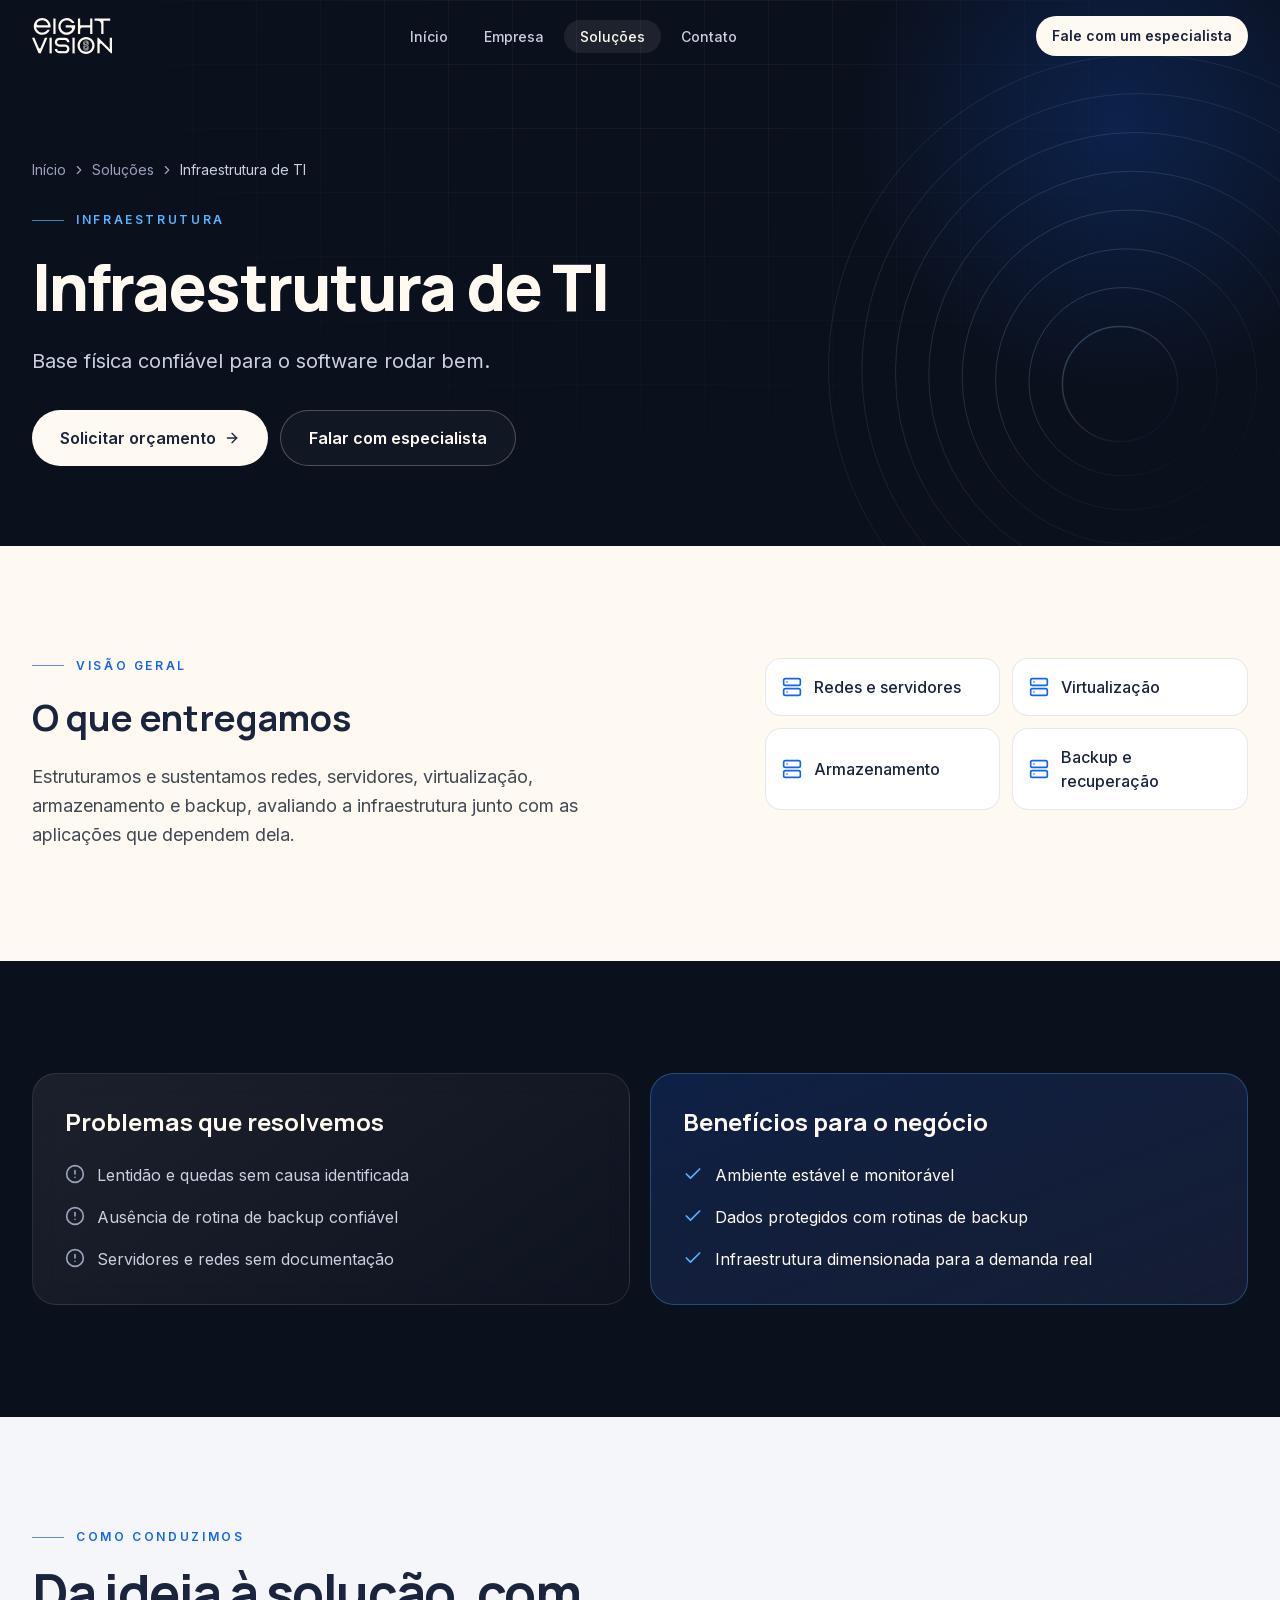
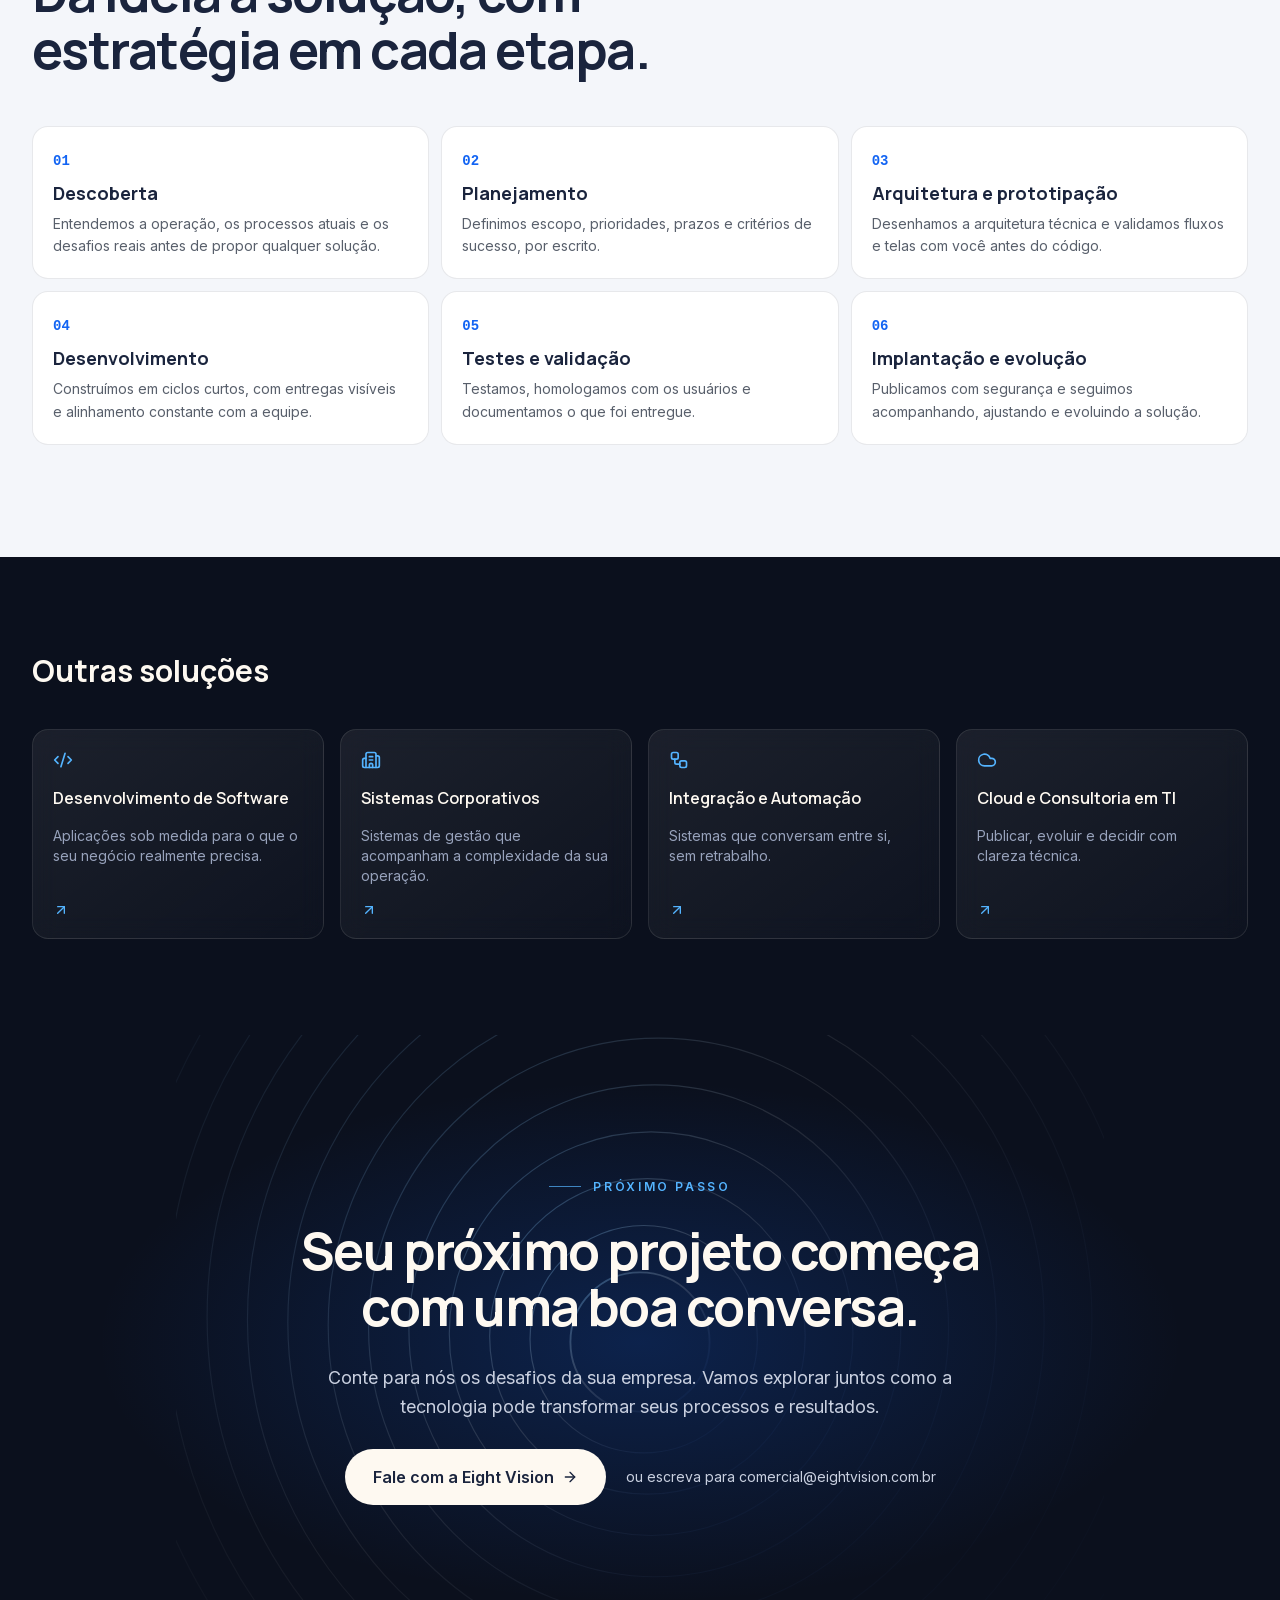
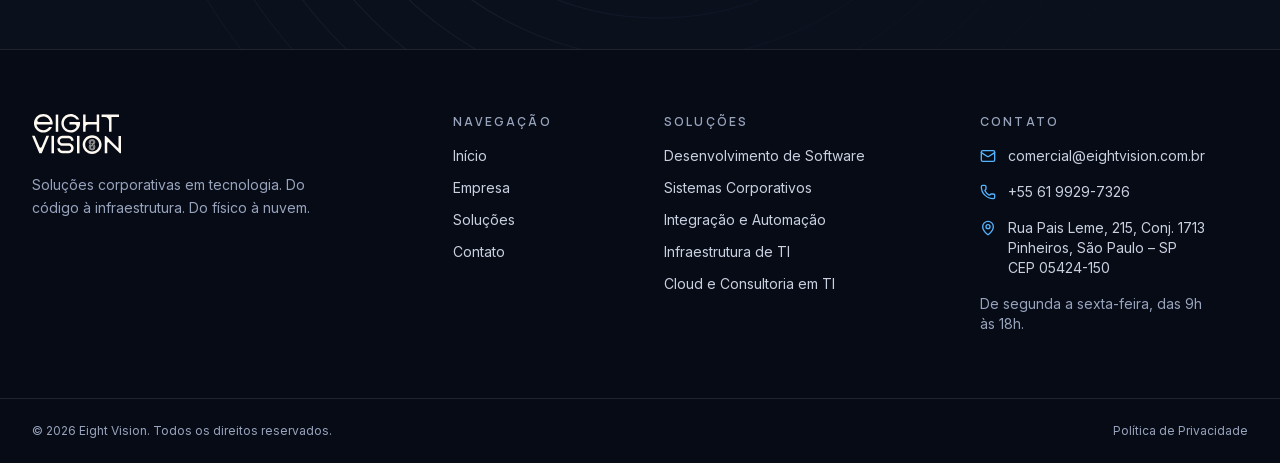
<file: solucoes/infraestrutura-de-ti/index.html>
<!DOCTYPE html><html lang="pt-BR" class="_0bjUvq_variable i_b1Kq_variable"><head><meta charSet="utf-8"/><meta name="viewport" content="width=device-width, initial-scale=1"/><link rel="preload" href="/_next/static/media/07c7676b89ed2778-s.p.2bn3s6zvc0dyp.woff2" as="font" crossorigin="" type="font/woff2"/><link rel="preload" href="/_next/static/media/82450a180bcad83c-s.p.0p-wng2nn8o-p.woff2" as="font" crossorigin="" type="font/woff2"/><link rel="preload" as="image" href="/brand/logo-marfim.svg"/><link rel="stylesheet" href="/_next/static/chunks/24tjcp1nod15t.css" data-precedence="next"/><link rel="preload" as="script" fetchPriority="low" href="/_next/static/chunks/1pcw6gskne7pf.js"/><script src="/_next/static/chunks/1wnov70f88xjy.js" async=""></script><script src="/_next/static/chunks/2pffymnt3iag4.js" async=""></script><script src="/_next/static/chunks/0c98xzjfks9hq.js" async=""></script><script src="/_next/static/chunks/turbopack-077hmtqrhcoji.js" async=""></script><script src="/_next/static/chunks/132k7-krhf-1y.js" async=""></script><script src="/_next/static/chunks/42tpt-6szlcco.js" async=""></script><script src="/_next/static/chunks/1mutniqr9ldpt.js" async=""></script><meta name="next-size-adjust" content=""/><meta name="theme-color" content="#0B101D"/><meta name="color-scheme" content="dark"/><title>Infraestrutura de TI | Eight Vision</title><meta name="description" content="Base física confiável para o software rodar bem. Estruturamos e sustentamos redes, servidores, virtualização, armazenamento e backup, avaliando a infraestrutu"/><meta name="application-name" content="Eight Vision"/><link rel="canonical" href="https://www.eightvision.com.br/solucoes/infraestrutura-de-ti/"/><meta name="format-detection" content="telephone=no"/><meta property="og:title" content="Infraestrutura de TI | Eight Vision"/><meta property="og:description" content="Base física confiável para o software rodar bem. Estruturamos e sustentamos redes, servidores, virtualização, armazenamento e backup, avaliando a infraestrutu"/><meta property="og:url" content="https://www.eightvision.com.br/solucoes/infraestrutura-de-ti/"/><meta property="og:site_name" content="Eight Vision"/><meta property="og:locale" content="pt_BR"/><meta property="og:image" content="https://www.eightvision.com.br/og.png"/><meta property="og:image:width" content="1200"/><meta property="og:image:height" content="630"/><meta property="og:image:alt" content="Eight Vision"/><meta property="og:type" content="website"/><meta name="twitter:card" content="summary_large_image"/><meta name="twitter:title" content="Infraestrutura de TI | Eight Vision"/><meta name="twitter:description" content="Base física confiável para o software rodar bem. Estruturamos e sustentamos redes, servidores, virtualização, armazenamento e backup, avaliando a infraestrutu"/><meta name="twitter:image" content="https://www.eightvision.com.br/og.png"/><meta name="twitter:image:alt" content="Eight Vision"/><meta name="twitter:image:width" content="1200"/><meta name="twitter:image:height" content="630"/><link rel="icon" href="/icon.svg?icon.1qi4dii-uhlpd.svg" sizes="any" type="image/svg+xml"/><script src="/_next/static/chunks/0cz1d0mv5g_q7.js" noModule=""></script></head><body><div hidden=""><!--$--><!--/$--></div><a href="#conteudo" class="sr-only focus:not-sr-only focus:fixed focus:top-3 focus:left-3 focus:z-[60] focus:rounded-full focus:bg-ivory focus:px-5 focus:py-3 focus:text-navy-700">Pular para o conteúdo</a><header class="fixed inset-x-0 top-0 z-50 transition-[background-color,border-color,backdrop-filter] duration-300 border-b border-transparent"><div class="mx-auto w-full max-w-7xl px-5 sm:px-8 flex h-18 items-center justify-between gap-6"><a aria-label="Eight Vision — página inicial" class="rounded-md text-ivory" href="/"><img src="/brand/logo-marfim.svg" alt="" width="1327" height="599" class="w-auto h-8 sm:h-9" decoding="async"/></a><nav aria-label="Principal" class="hidden md:block"><ul class="flex items-center gap-1"><li><a class="rounded-full px-4 py-2 text-sm font-medium transition-colors text-fog-300 hover:text-ivory" href="/">Início</a></li><li><a class="rounded-full px-4 py-2 text-sm font-medium transition-colors text-fog-300 hover:text-ivory" href="/sobre/">Empresa</a></li><li><a aria-current="page" class="rounded-full px-4 py-2 text-sm font-medium transition-colors bg-ivory/[0.08] text-ivory" href="/solucoes/">Soluções</a></li><li><a class="rounded-full px-4 py-2 text-sm font-medium transition-colors text-fog-300 hover:text-ivory" href="/contato/">Contato</a></li></ul></nav><div class="flex items-center gap-2"><a data-track="cta_header" class="group/button relative shrink-0 items-center justify-center gap-2 rounded-full font-semibold whitespace-nowrap transition-[background-color,color,box-shadow,transform] duration-200 ease-out-soft select-none active:scale-[0.98] disabled:pointer-events-none disabled:opacity-60 [&amp;_svg]:size-4 [&amp;_svg]:shrink-0 bg-ivory text-navy-700 shadow-[0_0_0_0_rgb(84_180_255/0)] hover:bg-white hover:shadow-[0_8px_32px_-6px_rgb(84_180_255/0.55)] h-10 px-4 text-sm hidden sm:inline-flex" href="/contato/">Fale com um especialista</a><button class="group/button relative inline-flex shrink-0 items-center justify-center gap-2 rounded-full font-semibold whitespace-nowrap transition-[background-color,color,box-shadow,transform] duration-200 ease-out-soft select-none active:scale-[0.98] disabled:pointer-events-none disabled:opacity-60 [&amp;_svg]:size-4 [&amp;_svg]:shrink-0 text-ivory hover:bg-ivory/[0.06] size-11 md:hidden" aria-expanded="false" aria-controls="mobile-menu" aria-label="Abrir menu"><svg xmlns="http://www.w3.org/2000/svg" width="24" height="24" viewBox="0 0 24 24" fill="none" stroke="currentColor" stroke-width="2" stroke-linecap="round" stroke-linejoin="round" class="lucide lucide-menu" aria-hidden="true"><path d="M4 5h16"></path><path d="M4 12h16"></path><path d="M4 19h16"></path></svg></button></div></div><div id="mobile-menu" hidden="" class="h-[calc(100dvh-4.5rem)] overflow-y-auto border-t border-ivory/10 bg-navy-900 md:hidden"><div class="mx-auto w-full max-w-7xl px-5 sm:px-8 flex h-full flex-col justify-between py-8"><nav aria-label="Menu móvel"><ul class="flex flex-col"><li class="border-b border-ivory/10"><a class="flex min-h-16 items-center font-display text-2xl font-semibold text-ivory" href="/">Início</a></li><li class="border-b border-ivory/10"><a class="flex min-h-16 items-center font-display text-2xl font-semibold text-ivory" href="/sobre/">Empresa</a></li><li class="border-b border-ivory/10"><a aria-current="page" class="flex min-h-16 items-center font-display text-2xl font-semibold text-ivory" href="/solucoes/">Soluções</a></li><li class="border-b border-ivory/10"><a class="flex min-h-16 items-center font-display text-2xl font-semibold text-ivory" href="/contato/">Contato</a></li></ul></nav><a data-track="cta_mobile_menu" class="group/button relative inline-flex shrink-0 items-center justify-center gap-2 rounded-full font-semibold whitespace-nowrap transition-[background-color,color,box-shadow,transform] duration-200 ease-out-soft select-none active:scale-[0.98] disabled:pointer-events-none disabled:opacity-60 [&amp;_svg]:size-4 [&amp;_svg]:shrink-0 bg-ivory text-navy-700 shadow-[0_0_0_0_rgb(84_180_255/0)] hover:bg-white hover:shadow-[0_8px_32px_-6px_rgb(84_180_255/0.55)] h-14 px-7 text-base w-full" href="/contato/">Fale com um especialista</a></div></div></header><main id="conteudo"><section class="relative isolate overflow-hidden pt-32 pb-16 sm:pt-40 sm:pb-20"><div class="bg-grid absolute inset-0 -z-10 [mask-image:radial-gradient(ellipse_at_top,black_15%,transparent_70%)]"></div><div class="absolute top-[-30%] right-[-10%] -z-10 h-[36rem] w-[36rem] rounded-full bg-[radial-gradient(circle,rgb(18_100_243/0.22),transparent_65%)]"></div><svg viewBox="0 0 800 800" fill="none" aria-hidden="true" class="pointer-events-none absolute top-0 right-[-22rem] -z-10 w-[48rem] opacity-35 sm:right-[-14rem]"><defs><linearGradient id="rings-stroke-8" x1="0" y1="0" x2="1" y2="1"><stop offset="0" stop-color="#54B4FF" stop-opacity="0.9"></stop><stop offset="0.45" stop-color="#FEF9F1" stop-opacity="0.35"></stop><stop offset="1" stop-color="#1264F3" stop-opacity="0.05"></stop></linearGradient></defs><circle cx="400" cy="400" r="60" stroke="url(#rings-stroke-8)" stroke-width="1.6" stroke-opacity="1"></circle><circle cx="403.2" cy="397.6" r="98" stroke="url(#rings-stroke-8)" stroke-width="1" stroke-opacity="0.925"></circle><circle cx="406.4" cy="395.2" r="136" stroke="url(#rings-stroke-8)" stroke-width="1" stroke-opacity="0.85"></circle><circle cx="409.6" cy="392.8" r="174" stroke="url(#rings-stroke-8)" stroke-width="1" stroke-opacity="0.775"></circle><circle cx="412.8" cy="390.4" r="212" stroke="url(#rings-stroke-8)" stroke-width="1" stroke-opacity="0.7"></circle><circle cx="416" cy="388" r="250" stroke="url(#rings-stroke-8)" stroke-width="1" stroke-opacity="0.625"></circle><circle cx="419.2" cy="385.6" r="288" stroke="url(#rings-stroke-8)" stroke-width="1" stroke-opacity="0.55"></circle><circle cx="422.4" cy="383.2" r="326" stroke="url(#rings-stroke-8)" stroke-width="1" stroke-opacity="0.475"></circle></svg><div class="mx-auto w-full max-w-7xl px-5 sm:px-8 flex flex-col gap-8"><nav aria-label="Trilha de navegação"><ol class="flex flex-wrap items-center gap-1.5 text-sm text-fog-500"><li class="flex items-center gap-1.5"><a class="hover:text-ivory" href="/">Início</a><svg xmlns="http://www.w3.org/2000/svg" width="24" height="24" viewBox="0 0 24 24" fill="none" stroke="currentColor" stroke-width="2" stroke-linecap="round" stroke-linejoin="round" class="lucide lucide-chevron-right size-3.5" aria-hidden="true"><path d="m9 18 6-6-6-6"></path></svg></li><li class="flex items-center gap-1.5"><a class="hover:text-ivory" href="/solucoes/">Soluções</a><svg xmlns="http://www.w3.org/2000/svg" width="24" height="24" viewBox="0 0 24 24" fill="none" stroke="currentColor" stroke-width="2" stroke-linecap="round" stroke-linejoin="round" class="lucide lucide-chevron-right size-3.5" aria-hidden="true"><path d="m9 18 6-6-6-6"></path></svg></li><li class="flex items-center gap-1.5"><span aria-current="page" class="text-fog-300">Infraestrutura de TI</span></li></ol></nav><div class="flex max-w-3xl flex-col gap-6"><p class="eyebrow">Infraestrutura</p><h1 class="text-headline font-extrabold sm:text-[clamp(2.5rem,1.6rem+3vw,4rem)]">Infraestrutura de TI</h1><p class="text-lg leading-relaxed text-fog-300 sm:text-xl">Base física confiável para o software rodar bem.</p></div><div class="flex flex-col gap-3 sm:flex-row"><a data-track="cta_servico_orcamento" class="group/button relative inline-flex shrink-0 items-center justify-center gap-2 rounded-full font-semibold whitespace-nowrap transition-[background-color,color,box-shadow,transform] duration-200 ease-out-soft select-none active:scale-[0.98] disabled:pointer-events-none disabled:opacity-60 [&amp;_svg]:size-4 [&amp;_svg]:shrink-0 bg-ivory text-navy-700 shadow-[0_0_0_0_rgb(84_180_255/0)] hover:bg-white hover:shadow-[0_8px_32px_-6px_rgb(84_180_255/0.55)] h-14 px-7 text-base" href="/contato/?servico=infraestrutura-de-ti">Solicitar orçamento<svg xmlns="http://www.w3.org/2000/svg" width="24" height="24" viewBox="0 0 24 24" fill="none" stroke="currentColor" stroke-width="2" stroke-linecap="round" stroke-linejoin="round" class="lucide lucide-arrow-right" aria-hidden="true"><path d="M5 12h14"></path><path d="m12 5 7 7-7 7"></path></svg></a><a data-track="cta_servico_especialista" class="group/button relative inline-flex shrink-0 items-center justify-center gap-2 rounded-full font-semibold whitespace-nowrap transition-[background-color,color,box-shadow,transform] duration-200 ease-out-soft select-none active:scale-[0.98] disabled:pointer-events-none disabled:opacity-60 [&amp;_svg]:size-4 [&amp;_svg]:shrink-0 border border-ivory/25 bg-ivory/[0.03] text-ivory hover:border-ivory/50 hover:bg-ivory/[0.07] h-14 px-7 text-base" href="/contato/">Falar com especialista</a></div></div><script type="application/ld+json">{"@context":"https://schema.org","@type":"BreadcrumbList","itemListElement":[{"@type":"ListItem","position":1,"name":"Início","item":"https://www.eightvision.com.br/"},{"@type":"ListItem","position":2,"name":"Soluções","item":"https://www.eightvision.com.br/solucoes/"},{"@type":"ListItem","position":3,"name":"Infraestrutura de TI","item":"https://www.eightvision.com.br/solucoes/infraestrutura-de-ti/"}]}</script></section><section aria-labelledby="visao-title" class="surface-light py-24 sm:py-28"><div class="mx-auto w-full max-w-7xl px-5 sm:px-8 grid gap-12 lg:grid-cols-12 lg:gap-10"><div class="flex flex-col gap-6 lg:col-span-6"><p class="eyebrow">Visão geral</p><h2 id="visao-title" class="text-3xl font-bold sm:text-4xl">O que entregamos</h2><p class="text-lg leading-relaxed text-graphite/85">Estruturamos e sustentamos redes, servidores, virtualização, armazenamento e backup, avaliando a infraestrutura junto com as aplicações que dependem dela.</p></div><div class="lg:col-span-5 lg:col-start-8"><ul class="grid gap-3 sm:grid-cols-2"><li class="flex items-center gap-3 rounded-2xl border border-navy-700/10 bg-white px-4 py-4 font-medium text-navy-700"><svg xmlns="http://www.w3.org/2000/svg" width="24" height="24" viewBox="0 0 24 24" fill="none" stroke="currentColor" stroke-width="2" stroke-linecap="round" stroke-linejoin="round" class="lucide lucide-server size-5 shrink-0 text-signal-500" aria-hidden="true"><rect width="20" height="8" x="2" y="2" rx="2" ry="2"></rect><rect width="20" height="8" x="2" y="14" rx="2" ry="2"></rect><line x1="6" x2="6.01" y1="6" y2="6"></line><line x1="6" x2="6.01" y1="18" y2="18"></line></svg>Redes e servidores</li><li class="flex items-center gap-3 rounded-2xl border border-navy-700/10 bg-white px-4 py-4 font-medium text-navy-700"><svg xmlns="http://www.w3.org/2000/svg" width="24" height="24" viewBox="0 0 24 24" fill="none" stroke="currentColor" stroke-width="2" stroke-linecap="round" stroke-linejoin="round" class="lucide lucide-server size-5 shrink-0 text-signal-500" aria-hidden="true"><rect width="20" height="8" x="2" y="2" rx="2" ry="2"></rect><rect width="20" height="8" x="2" y="14" rx="2" ry="2"></rect><line x1="6" x2="6.01" y1="6" y2="6"></line><line x1="6" x2="6.01" y1="18" y2="18"></line></svg>Virtualização</li><li class="flex items-center gap-3 rounded-2xl border border-navy-700/10 bg-white px-4 py-4 font-medium text-navy-700"><svg xmlns="http://www.w3.org/2000/svg" width="24" height="24" viewBox="0 0 24 24" fill="none" stroke="currentColor" stroke-width="2" stroke-linecap="round" stroke-linejoin="round" class="lucide lucide-server size-5 shrink-0 text-signal-500" aria-hidden="true"><rect width="20" height="8" x="2" y="2" rx="2" ry="2"></rect><rect width="20" height="8" x="2" y="14" rx="2" ry="2"></rect><line x1="6" x2="6.01" y1="6" y2="6"></line><line x1="6" x2="6.01" y1="18" y2="18"></line></svg>Armazenamento</li><li class="flex items-center gap-3 rounded-2xl border border-navy-700/10 bg-white px-4 py-4 font-medium text-navy-700"><svg xmlns="http://www.w3.org/2000/svg" width="24" height="24" viewBox="0 0 24 24" fill="none" stroke="currentColor" stroke-width="2" stroke-linecap="round" stroke-linejoin="round" class="lucide lucide-server size-5 shrink-0 text-signal-500" aria-hidden="true"><rect width="20" height="8" x="2" y="2" rx="2" ry="2"></rect><rect width="20" height="8" x="2" y="14" rx="2" ry="2"></rect><line x1="6" x2="6.01" y1="6" y2="6"></line><line x1="6" x2="6.01" y1="18" y2="18"></line></svg>Backup e recuperação</li></ul></div></div></section><section aria-label="Problemas e benefícios" class="py-24 sm:py-28"><div class="mx-auto w-full max-w-7xl px-5 sm:px-8 grid gap-5 md:grid-cols-2"><div style="opacity:0;transform:translateY(24px)"><div class="glass flex h-full flex-col gap-6 rounded-3xl p-8"><h2 class="text-2xl font-bold">Problemas que resolvemos</h2><ul class="flex flex-col gap-4"><li class="flex gap-3 leading-relaxed text-fog-300"><svg xmlns="http://www.w3.org/2000/svg" width="24" height="24" viewBox="0 0 24 24" fill="none" stroke="currentColor" stroke-width="2" stroke-linecap="round" stroke-linejoin="round" class="lucide lucide-circle-alert lucide-alert-circle mt-0.5 size-5 shrink-0 text-fog-500" aria-hidden="true"><circle cx="12" cy="12" r="10"></circle><line x1="12" x2="12" y1="8" y2="12"></line><line x1="12" x2="12.01" y1="16" y2="16"></line></svg>Lentidão e quedas sem causa identificada</li><li class="flex gap-3 leading-relaxed text-fog-300"><svg xmlns="http://www.w3.org/2000/svg" width="24" height="24" viewBox="0 0 24 24" fill="none" stroke="currentColor" stroke-width="2" stroke-linecap="round" stroke-linejoin="round" class="lucide lucide-circle-alert lucide-alert-circle mt-0.5 size-5 shrink-0 text-fog-500" aria-hidden="true"><circle cx="12" cy="12" r="10"></circle><line x1="12" x2="12" y1="8" y2="12"></line><line x1="12" x2="12.01" y1="16" y2="16"></line></svg>Ausência de rotina de backup confiável</li><li class="flex gap-3 leading-relaxed text-fog-300"><svg xmlns="http://www.w3.org/2000/svg" width="24" height="24" viewBox="0 0 24 24" fill="none" stroke="currentColor" stroke-width="2" stroke-linecap="round" stroke-linejoin="round" class="lucide lucide-circle-alert lucide-alert-circle mt-0.5 size-5 shrink-0 text-fog-500" aria-hidden="true"><circle cx="12" cy="12" r="10"></circle><line x1="12" x2="12" y1="8" y2="12"></line><line x1="12" x2="12.01" y1="16" y2="16"></line></svg>Servidores e redes sem documentação</li></ul></div></div><div style="opacity:0;transform:translateY(24px)"><div class="flex h-full flex-col gap-6 rounded-3xl border border-signal-300/30 bg-gradient-to-br from-signal-500/20 to-navy-800 p-8"><h2 class="text-2xl font-bold">Benefícios para o negócio</h2><ul class="flex flex-col gap-4"><li class="flex gap-3 leading-relaxed text-ivory"><svg xmlns="http://www.w3.org/2000/svg" width="24" height="24" viewBox="0 0 24 24" fill="none" stroke="currentColor" stroke-width="2" stroke-linecap="round" stroke-linejoin="round" class="lucide lucide-check mt-0.5 size-5 shrink-0 text-signal-300" aria-hidden="true"><path d="M20 6 9 17l-5-5"></path></svg>Ambiente estável e monitorável</li><li class="flex gap-3 leading-relaxed text-ivory"><svg xmlns="http://www.w3.org/2000/svg" width="24" height="24" viewBox="0 0 24 24" fill="none" stroke="currentColor" stroke-width="2" stroke-linecap="round" stroke-linejoin="round" class="lucide lucide-check mt-0.5 size-5 shrink-0 text-signal-300" aria-hidden="true"><path d="M20 6 9 17l-5-5"></path></svg>Dados protegidos com rotinas de backup</li><li class="flex gap-3 leading-relaxed text-ivory"><svg xmlns="http://www.w3.org/2000/svg" width="24" height="24" viewBox="0 0 24 24" fill="none" stroke="currentColor" stroke-width="2" stroke-linecap="round" stroke-linejoin="round" class="lucide lucide-check mt-0.5 size-5 shrink-0 text-signal-300" aria-hidden="true"><path d="M20 6 9 17l-5-5"></path></svg>Infraestrutura dimensionada para a demanda real</li></ul></div></div></div></section><section aria-labelledby="etapas-title" class="surface-light bg-mist py-24 sm:py-28"><div class="mx-auto w-full max-w-7xl px-5 sm:px-8 flex flex-col gap-12"><div class="flex max-w-3xl flex-col gap-5"><p class="eyebrow">Como conduzimos</p><h2 id="etapas-title" class="text-headline font-bold">Da ideia à solução, com estratégia em cada etapa.</h2></div><ol class="grid gap-3 sm:grid-cols-2 lg:grid-cols-3"><li class="rounded-2xl border border-navy-700/10 bg-white p-5"><span class="font-mono text-sm font-semibold text-signal-500">01</span><h3 class="mt-2 text-lg font-bold">Descoberta</h3><p class="mt-1.5 text-sm leading-relaxed text-graphite/75">Entendemos a operação, os processos atuais e os desafios reais antes de propor qualquer solução.</p></li><li class="rounded-2xl border border-navy-700/10 bg-white p-5"><span class="font-mono text-sm font-semibold text-signal-500">02</span><h3 class="mt-2 text-lg font-bold">Planejamento</h3><p class="mt-1.5 text-sm leading-relaxed text-graphite/75">Definimos escopo, prioridades, prazos e critérios de sucesso, por escrito.</p></li><li class="rounded-2xl border border-navy-700/10 bg-white p-5"><span class="font-mono text-sm font-semibold text-signal-500">03</span><h3 class="mt-2 text-lg font-bold">Arquitetura e prototipação</h3><p class="mt-1.5 text-sm leading-relaxed text-graphite/75">Desenhamos a arquitetura técnica e validamos fluxos e telas com você antes do código.</p></li><li class="rounded-2xl border border-navy-700/10 bg-white p-5"><span class="font-mono text-sm font-semibold text-signal-500">04</span><h3 class="mt-2 text-lg font-bold">Desenvolvimento</h3><p class="mt-1.5 text-sm leading-relaxed text-graphite/75">Construímos em ciclos curtos, com entregas visíveis e alinhamento constante com a equipe.</p></li><li class="rounded-2xl border border-navy-700/10 bg-white p-5"><span class="font-mono text-sm font-semibold text-signal-500">05</span><h3 class="mt-2 text-lg font-bold">Testes e validação</h3><p class="mt-1.5 text-sm leading-relaxed text-graphite/75">Testamos, homologamos com os usuários e documentamos o que foi entregue.</p></li><li class="rounded-2xl border border-navy-700/10 bg-white p-5"><span class="font-mono text-sm font-semibold text-signal-500">06</span><h3 class="mt-2 text-lg font-bold">Implantação e evolução</h3><p class="mt-1.5 text-sm leading-relaxed text-graphite/75">Publicamos com segurança e seguimos acompanhando, ajustando e evoluindo a solução.</p></li></ol></div></section><section aria-labelledby="outras-title" class="py-24"><div class="mx-auto w-full max-w-7xl px-5 sm:px-8 flex flex-col gap-10"><h2 id="outras-title" class="text-2xl font-bold sm:text-3xl">Outras soluções</h2><ul class="grid gap-4 sm:grid-cols-2 lg:grid-cols-4"><li><a class="group glass flex h-full flex-col gap-4 rounded-2xl p-5 transition-colors hover:border-signal-300/40" href="/solucoes/desenvolvimento-de-software/"><svg xmlns="http://www.w3.org/2000/svg" width="24" height="24" viewBox="0 0 24 24" fill="none" stroke="currentColor" stroke-width="2" stroke-linecap="round" stroke-linejoin="round" class="lucide lucide-code-xml lucide-code-2 size-5 text-signal-300" aria-hidden="true"><path d="m18 16 4-4-4-4"></path><path d="m6 8-4 4 4 4"></path><path d="m14.5 4-5 16"></path></svg><span class="font-display font-semibold text-ivory">Desenvolvimento de Software</span><span class="text-sm text-fog-500">Aplicações sob medida para o que o seu negócio realmente precisa.</span><svg xmlns="http://www.w3.org/2000/svg" width="24" height="24" viewBox="0 0 24 24" fill="none" stroke="currentColor" stroke-width="2" stroke-linecap="round" stroke-linejoin="round" class="lucide lucide-arrow-up-right mt-auto size-4 text-signal-300 transition-transform group-hover:translate-x-0.5 group-hover:-translate-y-0.5" aria-hidden="true"><path d="M7 7h10v10"></path><path d="M7 17 17 7"></path></svg></a></li><li><a class="group glass flex h-full flex-col gap-4 rounded-2xl p-5 transition-colors hover:border-signal-300/40" href="/solucoes/sistemas-corporativos/"><svg xmlns="http://www.w3.org/2000/svg" width="24" height="24" viewBox="0 0 24 24" fill="none" stroke="currentColor" stroke-width="2" stroke-linecap="round" stroke-linejoin="round" class="lucide lucide-building-complex lucide-building-2 size-5 text-signal-300" aria-hidden="true"><path d="M10 12h4"></path><path d="M10 8h4"></path><path d="M14 21v-3a2 2 0 0 0-4 0v3"></path><path d="M6 10H4a2 2 0 0 0-2 2v7a2 2 0 0 0 2 2h16a2 2 0 0 0 2-2V9a2 2 0 0 0-2-2h-2"></path><path d="M6 21V5a2 2 0 0 1 2-2h8a2 2 0 0 1 2 2v16"></path></svg><span class="font-display font-semibold text-ivory">Sistemas Corporativos</span><span class="text-sm text-fog-500">Sistemas de gestão que acompanham a complexidade da sua operação.</span><svg xmlns="http://www.w3.org/2000/svg" width="24" height="24" viewBox="0 0 24 24" fill="none" stroke="currentColor" stroke-width="2" stroke-linecap="round" stroke-linejoin="round" class="lucide lucide-arrow-up-right mt-auto size-4 text-signal-300 transition-transform group-hover:translate-x-0.5 group-hover:-translate-y-0.5" aria-hidden="true"><path d="M7 7h10v10"></path><path d="M7 17 17 7"></path></svg></a></li><li><a class="group glass flex h-full flex-col gap-4 rounded-2xl p-5 transition-colors hover:border-signal-300/40" href="/solucoes/integracao-e-automacao/"><svg xmlns="http://www.w3.org/2000/svg" width="24" height="24" viewBox="0 0 24 24" fill="none" stroke="currentColor" stroke-width="2" stroke-linecap="round" stroke-linejoin="round" class="lucide lucide-workflow size-5 text-signal-300" aria-hidden="true"><rect width="8" height="8" x="3" y="3" rx="2"></rect><path d="M7 11v4a2 2 0 0 0 2 2h4"></path><rect width="8" height="8" x="13" y="13" rx="2"></rect></svg><span class="font-display font-semibold text-ivory">Integração e Automação</span><span class="text-sm text-fog-500">Sistemas que conversam entre si, sem retrabalho.</span><svg xmlns="http://www.w3.org/2000/svg" width="24" height="24" viewBox="0 0 24 24" fill="none" stroke="currentColor" stroke-width="2" stroke-linecap="round" stroke-linejoin="round" class="lucide lucide-arrow-up-right mt-auto size-4 text-signal-300 transition-transform group-hover:translate-x-0.5 group-hover:-translate-y-0.5" aria-hidden="true"><path d="M7 7h10v10"></path><path d="M7 17 17 7"></path></svg></a></li><li><a class="group glass flex h-full flex-col gap-4 rounded-2xl p-5 transition-colors hover:border-signal-300/40" href="/solucoes/cloud-e-consultoria/"><svg xmlns="http://www.w3.org/2000/svg" width="24" height="24" viewBox="0 0 24 24" fill="none" stroke="currentColor" stroke-width="2" stroke-linecap="round" stroke-linejoin="round" class="lucide lucide-cloud size-5 text-signal-300" aria-hidden="true"><path d="M17.5 19H9a7 7 0 1 1 6.71-9h1.79a4.5 4.5 0 1 1 0 9Z"></path></svg><span class="font-display font-semibold text-ivory">Cloud e Consultoria em TI</span><span class="text-sm text-fog-500">Publicar, evoluir e decidir com clareza técnica.</span><svg xmlns="http://www.w3.org/2000/svg" width="24" height="24" viewBox="0 0 24 24" fill="none" stroke="currentColor" stroke-width="2" stroke-linecap="round" stroke-linejoin="round" class="lucide lucide-arrow-up-right mt-auto size-4 text-signal-300 transition-transform group-hover:translate-x-0.5 group-hover:-translate-y-0.5" aria-hidden="true"><path d="M7 7h10v10"></path><path d="M7 17 17 7"></path></svg></a></li></ul></div></section><section aria-labelledby="cta-title" class="relative isolate overflow-hidden py-28 sm:py-36"><div class="absolute inset-0 -z-10 bg-[radial-gradient(ellipse_at_center,rgb(18_100_243/0.22),transparent_60%)]"></div><svg viewBox="0 0 800 800" fill="none" aria-hidden="true" class="pointer-events-none absolute top-1/2 left-1/2 -z-10 w-[58rem] max-w-none -translate-x-1/2 -translate-y-1/2 opacity-40"><defs><linearGradient id="rings-stroke-12" x1="0" y1="0" x2="1" y2="1"><stop offset="0" stop-color="#54B4FF" stop-opacity="0.9"></stop><stop offset="0.45" stop-color="#FEF9F1" stop-opacity="0.35"></stop><stop offset="1" stop-color="#1264F3" stop-opacity="0.05"></stop></linearGradient></defs><circle cx="400" cy="400" r="60" stroke="url(#rings-stroke-12)" stroke-width="1.6" stroke-opacity="1"></circle><circle cx="403.2" cy="397.6" r="98" stroke="url(#rings-stroke-12)" stroke-width="1" stroke-opacity="0.925"></circle><circle cx="406.4" cy="395.2" r="136" stroke="url(#rings-stroke-12)" stroke-width="1" stroke-opacity="0.85"></circle><circle cx="409.6" cy="392.8" r="174" stroke="url(#rings-stroke-12)" stroke-width="1" stroke-opacity="0.775"></circle><circle cx="412.8" cy="390.4" r="212" stroke="url(#rings-stroke-12)" stroke-width="1" stroke-opacity="0.7"></circle><circle cx="416" cy="388" r="250" stroke="url(#rings-stroke-12)" stroke-width="1" stroke-opacity="0.625"></circle><circle cx="419.2" cy="385.6" r="288" stroke="url(#rings-stroke-12)" stroke-width="1" stroke-opacity="0.55"></circle><circle cx="422.4" cy="383.2" r="326" stroke="url(#rings-stroke-12)" stroke-width="1" stroke-opacity="0.475"></circle><circle cx="425.6" cy="380.8" r="364" stroke="url(#rings-stroke-12)" stroke-width="1" stroke-opacity="0.4"></circle><circle cx="428.8" cy="378.4" r="402" stroke="url(#rings-stroke-12)" stroke-width="1" stroke-opacity="0.32500000000000007"></circle><circle cx="432" cy="376" r="440" stroke="url(#rings-stroke-12)" stroke-width="1" stroke-opacity="0.25"></circle><circle cx="435.2" cy="373.6" r="478" stroke="url(#rings-stroke-12)" stroke-width="1" stroke-opacity="0.17500000000000004"></circle></svg><div class="mx-auto w-full max-w-7xl px-5 sm:px-8"><div class="mx-auto flex max-w-3xl flex-col items-center gap-7 text-center" style="opacity:0;transform:translateY(24px)"><p class="eyebrow">Próximo passo</p><h2 id="cta-title" class="text-headline font-bold">Seu próximo projeto começa com uma boa conversa.</h2><p class="max-w-2xl text-lg leading-relaxed text-fog-300">Conte para nós os desafios da sua empresa. Vamos explorar juntos como a tecnologia pode transformar seus processos e resultados.</p><div class="flex flex-col items-center gap-5 sm:flex-row"><a data-track="cta_final" class="group/button relative inline-flex shrink-0 items-center justify-center gap-2 rounded-full font-semibold whitespace-nowrap transition-[background-color,color,box-shadow,transform] duration-200 ease-out-soft select-none active:scale-[0.98] disabled:pointer-events-none disabled:opacity-60 [&amp;_svg]:size-4 [&amp;_svg]:shrink-0 bg-ivory text-navy-700 shadow-[0_0_0_0_rgb(84_180_255/0)] hover:bg-white hover:shadow-[0_8px_32px_-6px_rgb(84_180_255/0.55)] h-14 px-7 text-base" href="/contato/">Fale com a Eight Vision<svg xmlns="http://www.w3.org/2000/svg" width="24" height="24" viewBox="0 0 24 24" fill="none" stroke="currentColor" stroke-width="2" stroke-linecap="round" stroke-linejoin="round" class="lucide lucide-arrow-right transition-transform group-hover/button:translate-x-0.5" aria-hidden="true"><path d="M5 12h14"></path><path d="m12 5 7 7-7 7"></path></svg></a><a href="mailto:comercial@eightvision.com.br" data-track="click_email" class="text-sm text-fog-300 underline-offset-4 hover:text-ivory hover:underline">ou escreva para <!-- -->comercial@eightvision.com.br</a></div></div></div></section><script type="application/ld+json">{"@context":"https://schema.org","@type":"Service","name":"Infraestrutura de TI","description":"Estruturamos e sustentamos redes, servidores, virtualização, armazenamento e backup, avaliando a infraestrutura junto com as aplicações que dependem dela.","serviceType":"Infraestrutura","url":"https://www.eightvision.com.br/solucoes/infraestrutura-de-ti/","provider":{"@id":"https://www.eightvision.com.br/#organization"},"areaServed":{"@type":"Country","name":"Brasil"}}</script><!--$--><!--/$--></main><footer class="border-t border-ivory/10 bg-navy-950 text-sm"><div class="mx-auto w-full max-w-7xl px-5 sm:px-8 grid gap-12 py-16 sm:grid-cols-2 lg:grid-cols-12"><div class="flex flex-col gap-5 lg:col-span-4"><a aria-label="Eight Vision — página inicial" class="w-fit text-ivory" href="/"><img src="/brand/logo-marfim.svg" alt="" width="1327" height="599" class="w-auto h-10" decoding="async"/></a><p class="max-w-xs leading-relaxed text-fog-500">Soluções corporativas em tecnologia<!-- -->. <!-- -->Do código à infraestrutura. Do físico à nuvem.</p></div><nav aria-label="Rodapé — navegação" class="lg:col-span-2"><h2 class="mb-4 text-xs font-semibold tracking-[0.18em] text-fog-500 uppercase">Navegação</h2><ul class="flex flex-col gap-3"><li><a class="text-fog-300 hover:text-ivory" href="/">Início</a></li><li><a class="text-fog-300 hover:text-ivory" href="/sobre/">Empresa</a></li><li><a class="text-fog-300 hover:text-ivory" href="/solucoes/">Soluções</a></li><li><a class="text-fog-300 hover:text-ivory" href="/contato/">Contato</a></li></ul></nav><nav aria-label="Rodapé — soluções" class="lg:col-span-3"><h2 class="mb-4 text-xs font-semibold tracking-[0.18em] text-fog-500 uppercase">Soluções</h2><ul class="flex flex-col gap-3"><li><a class="text-fog-300 hover:text-ivory" href="/solucoes/desenvolvimento-de-software/">Desenvolvimento de Software</a></li><li><a class="text-fog-300 hover:text-ivory" href="/solucoes/sistemas-corporativos/">Sistemas Corporativos</a></li><li><a class="text-fog-300 hover:text-ivory" href="/solucoes/integracao-e-automacao/">Integração e Automação</a></li><li><a class="text-fog-300 hover:text-ivory" href="/solucoes/infraestrutura-de-ti/">Infraestrutura de TI</a></li><li><a class="text-fog-300 hover:text-ivory" href="/solucoes/cloud-e-consultoria/">Cloud e Consultoria em TI</a></li></ul></nav><address class="flex flex-col gap-4 not-italic lg:col-span-3"><h2 class="text-xs font-semibold tracking-[0.18em] text-fog-500 uppercase">Contato</h2><a href="mailto:comercial@eightvision.com.br" data-track="click_email" class="flex items-start gap-3 text-fog-300 hover:text-ivory"><svg xmlns="http://www.w3.org/2000/svg" width="24" height="24" viewBox="0 0 24 24" fill="none" stroke="currentColor" stroke-width="2" stroke-linecap="round" stroke-linejoin="round" class="lucide lucide-mail mt-0.5 size-4 shrink-0 text-signal-300" aria-hidden="true"><path d="m22 7-8.991 5.727a2 2 0 0 1-2.009 0L2 7"></path><rect x="2" y="4" width="20" height="16" rx="2"></rect></svg>comercial@eightvision.com.br</a><a href="tel:+556199297326" data-track="click_phone" class="flex items-start gap-3 text-fog-300 hover:text-ivory"><svg xmlns="http://www.w3.org/2000/svg" width="24" height="24" viewBox="0 0 24 24" fill="none" stroke="currentColor" stroke-width="2" stroke-linecap="round" stroke-linejoin="round" class="lucide lucide-phone mt-0.5 size-4 shrink-0 text-signal-300" aria-hidden="true"><path d="M13.832 16.568a1 1 0 0 0 1.213-.303l.355-.465A2 2 0 0 1 17 15h3a2 2 0 0 1 2 2v3a2 2 0 0 1-2 2A18 18 0 0 1 2 4a2 2 0 0 1 2-2h3a2 2 0 0 1 2 2v3a2 2 0 0 1-.8 1.6l-.468.351a1 1 0 0 0-.292 1.233 14 14 0 0 0 6.392 6.384"></path></svg>+55 61 9929-7326</a><p class="flex items-start gap-3 text-fog-300"><svg xmlns="http://www.w3.org/2000/svg" width="24" height="24" viewBox="0 0 24 24" fill="none" stroke="currentColor" stroke-width="2" stroke-linecap="round" stroke-linejoin="round" class="lucide lucide-map-pin mt-0.5 size-4 shrink-0 text-signal-300" aria-hidden="true"><path d="M20 10c0 4.993-5.539 10.193-7.399 11.799a1 1 0 0 1-1.202 0C9.539 20.193 4 14.993 4 10a8 8 0 0 1 16 0"></path><circle cx="12" cy="10" r="3"></circle></svg><span>Rua Pais Leme, 215, Conj. 1713<br/>Pinheiros<!-- -->, <!-- -->São Paulo<!-- --> – <!-- -->SP<br/>CEP <!-- -->05424-150</span></p><p class="text-fog-500">De segunda a sexta-feira, das 9h às 18h.</p></address></div><div class="mx-auto w-full max-w-7xl px-5 sm:px-8 flex flex-col gap-3 border-t border-ivory/10 py-6 text-xs text-fog-500 sm:flex-row sm:items-center sm:justify-between"><p>© <!-- -->2026<!-- --> <!-- -->Eight Vision<!-- -->. Todos os direitos reservados.</p><a class="hover:text-ivory" href="/privacidade/">Política de Privacidade</a></div></footer><script type="application/ld+json">{"@context":"https://schema.org","@type":"Organization","@id":"https://www.eightvision.com.br/#organization","name":"Eight Vision","url":"https://www.eightvision.com.br","logo":"https://www.eightvision.com.br/brand/logo-navy.svg","description":"A Eight Vision desenvolve softwares, sistemas corporativos, integrações e infraestrutura de TI para empresas que precisam de tecnologia alinhada ao negócio.","email":"comercial@eightvision.com.br","telephone":"+556199297326","address":{"@type":"PostalAddress","streetAddress":"Rua Pais Leme, 215, Conj. 1713","addressLocality":"São Paulo","addressRegion":"SP","postalCode":"05424-150","addressCountry":"BR"},"contactPoint":{"@type":"ContactPoint","contactType":"sales","email":"comercial@eightvision.com.br","telephone":"+556199297326","availableLanguage":["Portuguese"]},"sameAs":[]}</script><script id="_R_">(globalThis["TURBOPACK"] || (globalThis["TURBOPACK"] = [])).push({"otherChunks":["static/chunks/1pcw6gskne7pf.js","static/chunks/1wnov70f88xjy.js","static/chunks/2pffymnt3iag4.js","static/chunks/0c98xzjfks9hq.js"],"runtimeModuleIds":[94553]});</script><script src="/_next/static/chunks/1pcw6gskne7pf.js" async=""></script><script>(self.__next_f=self.__next_f||[]).push([0])</script><script>self.__next_f.push([1,"1:\"$Sreact.fragment\"\n2:\"/_next/static/chunks/132k7-krhf-1y.js\"\n3:\"/_next/static/chunks/42tpt-6szlcco.js\"\n4:I[36746,[\"$2\",\"$3\"],\"MotionProvider\"]\n5:I[49786,[\"$2\",\"$3\"],\"Header\"]\n6:I[39756,[\"$2\",\"$3\"],\"default\"]\n7:I[37457,[\"$2\",\"$3\"],\"default\"]\n8:\"/_next/static/chunks/1mutniqr9ldpt.js\"\n9:I[22016,[\"$2\",\"$3\",\"$8\"],\"\"]\na:I[5014,[\"$2\",\"$3\",\"$8\"],\"default\"]\n16:I[68027,[\"$2\",\"$3\"],\"default\",1]\n:HL[\"/_next/static/chunks/24tjcp1nod15t.css\",\"style\"]\n:HL[\"/_next/static/media/07c7676b89ed2778-s.p.2bn3s6zvc0dyp.woff2\",\"font\",{\"crossOrigin\":\"\",\"type\":\"font/woff2\"}]\n:HL[\"/_next/static/media/82450a180bcad83c-s.p.0p-wng2nn8o-p.woff2\",\"font\",{\"crossOrigin\":\"\",\"type\":\"font/woff2\"}]\n10:X\n13:[[\"children\",{\"s\":\"__PAGE__\",\"h\":512,\"d\":{\"r\":\"$L14\",\"p\":false,\"v\":null}}]]\n11:[[\"children\",{\"s\":{\"n\":\"slug\",\"t\":\"d\",\"k\":\"infraestrutura-de-ti\",\"s\":[]},\"h\":66048,\"d\":{\"r\":\"$L12\",\"p\":false,\"v\":\"$10\"},\"c\":\"$Q13\"}]]\ne:[[\"children\",{\"s\":\"solucoes\",\"h\":131584,\"d\":{\"r\":\"$Lf\",\"p\":false,\"v\":\"$10\"},\"c\":\"$Q11\"}]]\n"])</script><script>self.__next_f.push([1,"0:{\"P\":null,\"c\":[\"\",\"solucoes\",\"infraestrutura-de-ti\",\"\"],\"q\":\"\",\"i\":false,\"t\":{\"t\":{\"s\":\"\",\"h\":131600,\"d\":{\"r\":[\"$\",\"$1\",\"c\",{\"children\":[[[\"$\",\"link\",\"0\",{\"rel\":\"stylesheet\",\"href\":\"/_next/static/chunks/24tjcp1nod15t.css\",\"precedence\":\"next\",\"crossOrigin\":\"$undefined\",\"nonce\":\"$undefined\"}],[\"$\",\"script\",\"script-0\",{\"src\":\"/_next/static/chunks/132k7-krhf-1y.js\",\"async\":true,\"nonce\":\"$undefined\"}],[\"$\",\"script\",\"script-1\",{\"src\":\"/_next/static/chunks/42tpt-6szlcco.js\",\"async\":true,\"nonce\":\"$undefined\"}]],[\"$\",\"html\",null,{\"lang\":\"pt-BR\",\"className\":\"_0bjUvq_variable i_b1Kq_variable\",\"children\":[\"$\",\"body\",null,{\"children\":[[\"$\",\"a\",null,{\"href\":\"#conteudo\",\"className\":\"sr-only focus:not-sr-only focus:fixed focus:top-3 focus:left-3 focus:z-[60] focus:rounded-full focus:bg-ivory focus:px-5 focus:py-3 focus:text-navy-700\",\"children\":\"Pular para o conteúdo\"}],[\"$\",\"$L4\",null,{\"children\":[[\"$\",\"$L5\",null,{}],[\"$\",\"main\",null,{\"id\":\"conteudo\",\"children\":[\"$\",\"$L6\",null,{\"parallelRouterKey\":\"children\",\"error\":\"$undefined\",\"errorStyles\":\"$undefined\",\"errorScripts\":\"$undefined\",\"template\":[\"$\",\"$L7\",null,{}],\"templateStyles\":\"$undefined\",\"templateScripts\":\"$undefined\",\"notFound\":[[\"$\",\"section\",null,{\"className\":\"relative isolate flex min-h-[80vh] items-center overflow-hidden pt-32 pb-20\",\"children\":[[\"$\",\"svg\",null,{\"viewBox\":\"0 0 800 800\",\"fill\":\"none\",\"aria-hidden\":\"true\",\"className\":\"pointer-events-none absolute top-1/2 left-1/2 -z-10 w-[52rem] max-w-none -translate-x-1/2 -translate-y-1/2 opacity-30\",\"children\":[[\"$\",\"defs\",null,{\"children\":[\"$\",\"linearGradient\",null,{\"id\":\"rings-stroke-10\",\"x1\":\"0\",\"y1\":\"0\",\"x2\":\"1\",\"y2\":\"1\",\"children\":[[\"$\",\"stop\",null,{\"offset\":\"0\",\"stopColor\":\"#54B4FF\",\"stopOpacity\":\"0.9\"}],[\"$\",\"stop\",null,{\"offset\":\"0.45\",\"stopColor\":\"#FEF9F1\",\"stopOpacity\":\"0.35\"}],[\"$\",\"stop\",null,{\"offset\":\"1\",\"stopColor\":\"#1264F3\",\"stopOpacity\":\"0.05\"}]]}]}],[[\"$\",\"circle\",\"0\",{\"cx\":400,\"cy\":400,\"r\":60,\"stroke\":\"url(#rings-stroke-10)\",\"strokeWidth\":1.6,\"strokeOpacity\":1}],[\"$\",\"circle\",\"1\",{\"cx\":403.2,\"cy\":397.6,\"r\":98,\"stroke\":\"url(#rings-stroke-10)\",\"strokeWidth\":1,\"strokeOpacity\":0.925}],[\"$\",\"circle\",\"2\",{\"cx\":406.4,\"cy\":395.2,\"r\":136,\"stroke\":\"url(#rings-stroke-10)\",\"strokeWidth\":1,\"strokeOpacity\":0.85}],[\"$\",\"circle\",\"3\",{\"cx\":409.6,\"cy\":392.8,\"r\":174,\"stroke\":\"url(#rings-stroke-10)\",\"strokeWidth\":1,\"strokeOpacity\":0.775}],[\"$\",\"circle\",\"4\",{\"cx\":412.8,\"cy\":390.4,\"r\":212,\"stroke\":\"url(#rings-stroke-10)\",\"strokeWidth\":1,\"strokeOpacity\":0.7}],[\"$\",\"circle\",\"5\",{\"cx\":416,\"cy\":388,\"r\":250,\"stroke\":\"url(#rings-stroke-10)\",\"strokeWidth\":1,\"strokeOpacity\":0.625}],[\"$\",\"circle\",\"6\",{\"cx\":419.2,\"cy\":385.6,\"r\":288,\"stroke\":\"url(#rings-stroke-10)\",\"strokeWidth\":1,\"strokeOpacity\":0.55}],[\"$\",\"circle\",\"7\",{\"cx\":422.4,\"cy\":383.2,\"r\":326,\"stroke\":\"url(#rings-stroke-10)\",\"strokeWidth\":1,\"strokeOpacity\":0.475}],[\"$\",\"circle\",\"8\",{\"cx\":425.6,\"cy\":380.8,\"r\":364,\"stroke\":\"url(#rings-stroke-10)\",\"strokeWidth\":1,\"strokeOpacity\":0.4}],[\"$\",\"circle\",\"9\",{\"cx\":428.8,\"cy\":378.4,\"r\":402,\"stroke\":\"url(#rings-stroke-10)\",\"strokeWidth\":1,\"strokeOpacity\":0.32500000000000007}]]]}],[\"$\",\"div\",null,{\"className\":\"mx-auto w-full max-w-7xl px-5 sm:px-8 flex flex-col items-center gap-6 text-center\",\"children\":[[\"$\",\"p\",null,{\"className\":\"font-mono text-sm text-signal-300\",\"children\":\"Erro 404\"}],[\"$\",\"h1\",null,{\"className\":\"text-headline font-extrabold\",\"children\":\"Esta página não existe.\"}],[\"$\",\"p\",null,{\"className\":\"max-w-md text-lg text-fog-300\",\"children\":\"O endereço pode ter mudado ou estar incorreto. Que tal recomeçar pela página inicial?\"}],[\"$\",\"div\",null,{\"className\":\"flex flex-col gap-3 sm:flex-row\",\"children\":[[\"$\",\"$L9\",null,{\"href\":\"/\",\"children\":[[\"$\",\"$La\",null,{\"ref\":\"$undefined\",\"icon\":{\"name\":\"arrow-left\",\"size\":24,\"node\":[[\"path\",{\"d\":\"m12 19-7-7 7-7\",\"key\":\"1l729n\"}],[\"path\",{\"d\":\"M19 12H5\",\"key\":\"x3x0zl\"}]]},\"className\":\"$undefined\"}],\"Voltar ao início\"],\"className\":\"group/button relative inline-flex shrink-0 items-center justify-center gap-2 rounded-full font-semibold whitespace-nowrap transition-[background-color,color,box-shadow,transform] duration-200 ease-out-soft select-none active:scale-[0.98] disabled:pointer-events-none disabled:opacity-60 [\u0026_svg]:size-4 [\u0026_svg]:shrink-0 bg-ivory text-navy-700 shadow-[0_0_0_0_rgb(84_180_255/0)] hover:bg-white hover:shadow-[0_8px_32px_-6px_rgb(84_180_255/0.55)] h-14 px-7 text-base\",\"ref\":null}],[\"$\",\"$L9\",null,{\"href\":\"/contato/\",\"children\":\"Falar com a equipe\",\"className\":\"group/button relative inline-flex shrink-0 items-center justify-center gap-2 rounded-full font-semibold whitespace-nowrap transition-[background-color,color,box-shadow,transform] duration-200 ease-out-soft select-none active:scale-[0.98] disabled:pointer-events-none disabled:opacity-60 [\u0026_svg]:size-4 [\u0026_svg]:shrink-0 border border-ivory/25 bg-ivory/[0.03] text-ivory hover:border-ivory/50 hover:bg-ivory/[0.07] h-14 px-7 text-base\",\"ref\":null}]]}]]}]]}],[]],\"forbidden\":\"$undefined\",\"unauthorized\":\"$undefined\"}]}],\"$Lb\"]}],\"$Lc\",\"$Ld\"]}]}]]}],\"p\":false,\"v\":null},\"c\":\"$Qe\"},\"h\":{\"r\":\"$L15\",\"p\":false,\"v\":null}},\"m\":\"$undefined\",\"G\":[\"$16\",[\"$L17\"]],\"S\":true,\"r\":\"$undefined\",\"s\":\"$undefined\",\"a\":\"$undefined\",\"l\":\"$undefined\",\"p\":\"$undefined\",\"d\":\"$undefined\",\"b\":\"Agz523twkF2modJMcxGia\"}\n"])</script><script>self.__next_f.push([1,"1b:I[95272,[\"$2\",\"$3\"],\"Analytics\"]\n1d:I[97367,[\"$2\",\"$3\"],\"OutletBoundary\"]\n1e:\"$Sreact.suspense\"\n20:\"ViewportBoundary\"\n21:I[97367,[\"$2\",\"$3\"],\"$20\"]\n23:\"MetadataBoundary\"\n24:I[97367,[\"$2\",\"$3\"],\"$23\"]\n:HL[\"/brand/logo-marfim.svg\",\"image\"]\n"])</script><script>self.__next_f.push([1,"b:[\"$\",\"footer\",null,{\"className\":\"border-t border-ivory/10 bg-navy-950 text-sm\",\"children\":[[\"$\",\"div\",null,{\"className\":\"mx-auto w-full max-w-7xl px-5 sm:px-8 grid gap-12 py-16 sm:grid-cols-2 lg:grid-cols-12\",\"children\":[[\"$\",\"div\",null,{\"className\":\"flex flex-col gap-5 lg:col-span-4\",\"children\":[[\"$\",\"$L9\",null,{\"href\":\"/\",\"aria-label\":\"Eight Vision — página inicial\",\"className\":\"w-fit text-ivory\",\"children\":[\"$\",\"img\",null,{\"src\":\"/brand/logo-marfim.svg\",\"alt\":\"\",\"width\":1327,\"height\":599,\"className\":\"w-auto h-10\",\"decoding\":\"async\"}]}],[\"$\",\"p\",null,{\"className\":\"max-w-xs leading-relaxed text-fog-500\",\"children\":[\"Soluções corporativas em tecnologia\",\". \",\"Do código à infraestrutura. Do físico à nuvem.\"]}]]}],[\"$\",\"nav\",null,{\"aria-label\":\"Rodapé — navegação\",\"className\":\"lg:col-span-2\",\"children\":[[\"$\",\"h2\",null,{\"className\":\"mb-4 text-xs font-semibold tracking-[0.18em] text-fog-500 uppercase\",\"children\":\"Navegação\"}],[\"$\",\"ul\",null,{\"className\":\"flex flex-col gap-3\",\"children\":[[\"$\",\"li\",\"/\",{\"children\":[\"$\",\"$L9\",null,{\"href\":\"/\",\"className\":\"text-fog-300 hover:text-ivory\",\"children\":\"Início\"}]}],[\"$\",\"li\",\"/sobre/\",{\"children\":[\"$\",\"$L9\",null,{\"href\":\"/sobre/\",\"className\":\"text-fog-300 hover:text-ivory\",\"children\":\"Empresa\"}]}],[\"$\",\"li\",\"/solucoes/\",{\"children\":[\"$\",\"$L9\",null,{\"href\":\"/solucoes/\",\"className\":\"text-fog-300 hover:text-ivory\",\"children\":\"Soluções\"}]}],[\"$\",\"li\",\"/contato/\",{\"children\":[\"$\",\"$L9\",null,{\"href\":\"/contato/\",\"className\":\"text-fog-300 hover:text-ivory\",\"children\":\"Contato\"}]}]]}]]}],[\"$\",\"nav\",null,{\"aria-label\":\"Rodapé — soluções\",\"className\":\"lg:col-span-3\",\"children\":[[\"$\",\"h2\",null,{\"className\":\"mb-4 text-xs font-semibold tracking-[0.18em] text-fog-500 uppercase\",\"children\":\"Soluções\"}],[\"$\",\"ul\",null,{\"className\":\"flex flex-col gap-3\",\"children\":[[\"$\",\"li\",\"desenvolvimento-de-software\",{\"children\":[\"$\",\"$L9\",null,{\"href\":\"/solucoes/desenvolvimento-de-software/\",\"className\":\"text-fog-300 hover:text-ivory\",\"children\":\"Desenvolvimento de Software\"}]}],[\"$\",\"li\",\"sistemas-corporativos\",{\"children\":[\"$\",\"$L9\",null,{\"href\":\"/solucoes/sistemas-corporativos/\",\"className\":\"text-fog-300 hover:text-ivory\",\"children\":\"Sistemas Corporativos\"}]}],[\"$\",\"li\",\"integracao-e-automacao\",{\"children\":[\"$\",\"$L9\",null,{\"href\":\"/solucoes/integracao-e-automacao/\",\"className\":\"text-fog-300 hover:text-ivory\",\"children\":\"Integração e Automação\"}]}],[\"$\",\"li\",\"infraestrutura-de-ti\",{\"children\":[\"$\",\"$L9\",null,{\"href\":\"/solucoes/infraestrutura-de-ti/\",\"className\":\"text-fog-300 hover:text-ivory\",\"children\":\"Infraestrutura de TI\"}]}],[\"$\",\"li\",\"cloud-e-consultoria\",{\"children\":[\"$\",\"$L9\",null,{\"href\":\"/solucoes/cloud-e-consultoria/\",\"className\":\"text-fog-300 hover:text-ivory\",\"children\":\"Cloud e Consultoria em TI\"}]}]]}]]}],[\"$\",\"address\",null,{\"className\":\"flex flex-col gap-4 not-italic lg:col-span-3\",\"children\":[[\"$\",\"h2\",null,{\"className\":\"text-xs font-semibold tracking-[0.18em] text-fog-500 uppercase\",\"children\":\"Contato\"}],[\"$\",\"a\",null,{\"href\":\"mailto:comercial@eightvision.com.br\",\"data-track\":\"click_email\",\"className\":\"flex items-start gap-3 text-fog-300 hover:text-ivory\",\"children\":[[\"$\",\"$La\",null,{\"ref\":\"$undefined\",\"icon\":{\"name\":\"mail\",\"size\":24,\"node\":[[\"path\",{\"d\":\"m22 7-8.991 5.727a2 2 0 0 1-2.009 0L2 7\",\"key\":\"132q7q\"}],[\"rect\",{\"x\":\"2\",\"y\":\"4\",\"width\":\"20\",\"height\":\"16\",\"rx\":\"2\",\"key\":\"izxlao\"}]]},\"className\":\"mt-0.5 size-4 shrink-0 text-signal-300\",\"aria-hidden\":\"true\"}],\"comercial@eightvision.com.br\"]}],[\"$\",\"a\",null,{\"href\":\"tel:+556199297326\",\"data-track\":\"click_phone\",\"className\":\"flex items-start gap-3 text-fog-300 hover:text-ivory\",\"children\":[[\"$\",\"$La\",null,{\"ref\":\"$undefined\",\"icon\":{\"name\":\"phone\",\"size\":24,\"node\":[[\"path\",{\"d\":\"M13.832 16.568a1 1 0 0 0 1.213-.303l.355-.465A2 2 0 0 1 17 15h3a2 2 0 0 1 2 2v3a2 2 0 0 1-2 2A18 18 0 0 1 2 4a2 2 0 0 1 2-2h3a2 2 0 0 1 2 2v3a2 2 0 0 1-.8 1.6l-.468.351a1 1 0 0 0-.292 1.233 14 14 0 0 0 6.392 6.384\",\"key\":\"9njp5v\"}]]},\"className\":\"mt-0.5 size-4 shrink-0 text-signal-300\",\"aria-hidden\":\"true\"}],\"+55 61 9929-7326\"]}],[\"$\",\"p\",null,{\"className\":\"flex items-start gap-3 text-fog-300\",\"children\":[[\"$\",\"$La\",null,{\"ref\":\"$undefined\",\"icon\":{\"name\":\"map-pin\",\"size\":24,\"node\":[[\"path\",{\"d\":\"M20 10c0 4.993-5.539 10.193-7.399 11.799a1 1 0 0 1-1.202 0C9.539 20.193 4 14.993 4 10a8 8 0 0 1 16 0\",\"key\":\"1r0f0z\"}],[\"circle\",{\"cx\":\"12\",\"cy\":\"10\",\"r\":\"3\",\"key\":\"ilqhr7\"}]]},\"className\":\"mt-0.5 size-4 shrink-0 text-signal-300\",\"aria-hidden\":\"true\"}],\"$L18\"]}],\"$L19\",null]}]]}],\"$L1a\"]}]\n"])</script><script>self.__next_f.push([1,"c:[\"$\",\"script\",null,{\"type\":\"application/ld+json\",\"dangerouslySetInnerHTML\":{\"__html\":\"{\\\"@context\\\":\\\"https://schema.org\\\",\\\"@type\\\":\\\"Organization\\\",\\\"@id\\\":\\\"https://www.eightvision.com.br/#organization\\\",\\\"name\\\":\\\"Eight Vision\\\",\\\"url\\\":\\\"https://www.eightvision.com.br\\\",\\\"logo\\\":\\\"https://www.eightvision.com.br/brand/logo-navy.svg\\\",\\\"description\\\":\\\"A Eight Vision desenvolve softwares, sistemas corporativos, integrações e infraestrutura de TI para empresas que precisam de tecnologia alinhada ao negócio.\\\",\\\"email\\\":\\\"comercial@eightvision.com.br\\\",\\\"telephone\\\":\\\"+556199297326\\\",\\\"address\\\":{\\\"@type\\\":\\\"PostalAddress\\\",\\\"streetAddress\\\":\\\"Rua Pais Leme, 215, Conj. 1713\\\",\\\"addressLocality\\\":\\\"São Paulo\\\",\\\"addressRegion\\\":\\\"SP\\\",\\\"postalCode\\\":\\\"05424-150\\\",\\\"addressCountry\\\":\\\"BR\\\"},\\\"contactPoint\\\":{\\\"@type\\\":\\\"ContactPoint\\\",\\\"contactType\\\":\\\"sales\\\",\\\"email\\\":\\\"comercial@eightvision.com.br\\\",\\\"telephone\\\":\\\"+556199297326\\\",\\\"availableLanguage\\\":[\\\"Portuguese\\\"]},\\\"sameAs\\\":[]}\"}}]\nd:[\"$\",\"$L1b\",null,{}]\nf:[\"$\",\"$1\",\"c\",{\"children\":[null,[\"$\",\"$L6\",null,{\"parallelRouterKey\":\"children\",\"error\":\"$undefined\",\"errorStyles\":\"$undefined\",\"errorScripts\":\"$undefined\",\"template\":[\"$\",\"$L7\",null,{}],\"templateStyles\":\"$undefined\",\"templateScripts\":\"$undefined\",\"notFound\":\"$undefined\",\"forbidden\":\"$undefined\",\"unauthorized\":\"$undefined\"}]]}]\n12:[\"$\",\"$1\",\"c\",{\"children\":[null,[\"$\",\"$L6\",null,{\"parallelRouterKey\":\"children\",\"error\":\"$undefined\",\"errorStyles\":\"$undefined\",\"errorScripts\":\"$undefined\",\"template\":[\"$\",\"$L7\",null,{}],\"templateStyles\":\"$undefined\",\"templateScripts\":\"$undefined\",\"notFound\":\"$undefined\",\"forbidden\":\"$undefined\",\"unauthorized\":\"$undefined\"}]]}]\n14:[\"$\",\"$1\",\"c\",{\"children\":[\"$L1c\",[[\"$\",\"script\",\"script-0\",{\"src\":\"/_next/static/chunks/1mutniqr9ldpt.js\",\"async\":true,\"nonce\":\"$undefined\"}]],[\"$\",\"$L1d\",null,{\"children\":[\"$\",\"$1e\",null,{\"name\":\"Next.MetadataOutlet\",\"children\":\"$@1f\"}]}]]}]\n15:[\"$\",\"$1\",\"h\",{\"children\":[null,[\"$\",\"$L21\",null,{\"children\":\"$L22\"}],[\"$\",\"$L24\",null,{\"children\":[[\"$\",\"div\",null,{\"hidden\":true,\"children\":[\"$\",\"$1e\",null,{\"name\":\"Next.Metadata\",\"children\":\"$L25\"}]}],null]}],[\"$\",\"meta\",null,{\"name\":\"next-size-adjust\",\"content\":\"\"}]]}]\n17:[\"$\",\"link\",\"0\",{\"rel\":\"stylesheet\",\"href\":\"/_next/static/chunks/24tjcp1nod15t.css\",\"precedence\":\"next\",\"crossOrigin\":\"$undefined\",\"nonce\":\"$undefined\"}]\n"])</script><script>self.__next_f.push([1,"10:C\n18:[\"$\",\"span\",null,{\"children\":[\"Rua Pais Leme, 215, Conj. 1713\",[\"$\",\"br\",null,{}],\"Pinheiros\",\", \",\"São Paulo\",\" – \",\"SP\",[\"$\",\"br\",null,{}],\"CEP \",\"05424-150\"]}]\n19:[\"$\",\"p\",null,{\"className\":\"text-fog-500\",\"children\":\"De segunda a sexta-feira, das 9h às 18h.\"}]\n1a:[\"$\",\"div\",null,{\"className\":\"mx-auto w-full max-w-7xl px-5 sm:px-8 flex flex-col gap-3 border-t border-ivory/10 py-6 text-xs text-fog-500 sm:flex-row sm:items-center sm:justify-between\",\"children\":[[\"$\",\"p\",null,{\"children\":[\"© \",2026,\" \",\"Eight Vision\",\". Todos os direitos reservados.\"]}],[\"$\",\"$L9\",null,{\"href\":\"/privacidade/\",\"className\":\"hover:text-ivory\",\"children\":\"Política de Privacidade\"}]]}]\n"])</script><script>self.__next_f.push([1,"1c:[[\"$\",\"section\",null,{\"className\":\"relative isolate overflow-hidden pt-32 pb-16 sm:pt-40 sm:pb-20\",\"children\":[[\"$\",\"div\",null,{\"className\":\"bg-grid absolute inset-0 -z-10 [mask-image:radial-gradient(ellipse_at_top,black_15%,transparent_70%)]\"}],[\"$\",\"div\",null,{\"className\":\"absolute top-[-30%] right-[-10%] -z-10 h-[36rem] w-[36rem] rounded-full bg-[radial-gradient(circle,rgb(18_100_243/0.22),transparent_65%)]\"}],[\"$\",\"svg\",null,{\"viewBox\":\"0 0 800 800\",\"fill\":\"none\",\"aria-hidden\":\"true\",\"className\":\"pointer-events-none absolute top-0 right-[-22rem] -z-10 w-[48rem] opacity-35 sm:right-[-14rem]\",\"children\":[[\"$\",\"defs\",null,{\"children\":[\"$\",\"linearGradient\",null,{\"id\":\"rings-stroke-8\",\"x1\":\"0\",\"y1\":\"0\",\"x2\":\"1\",\"y2\":\"1\",\"children\":[[\"$\",\"stop\",null,{\"offset\":\"0\",\"stopColor\":\"#54B4FF\",\"stopOpacity\":\"0.9\"}],[\"$\",\"stop\",null,{\"offset\":\"0.45\",\"stopColor\":\"#FEF9F1\",\"stopOpacity\":\"0.35\"}],[\"$\",\"stop\",null,{\"offset\":\"1\",\"stopColor\":\"#1264F3\",\"stopOpacity\":\"0.05\"}]]}]}],[[\"$\",\"circle\",\"0\",{\"cx\":400,\"cy\":400,\"r\":60,\"stroke\":\"url(#rings-stroke-8)\",\"strokeWidth\":1.6,\"strokeOpacity\":1}],[\"$\",\"circle\",\"1\",{\"cx\":403.2,\"cy\":397.6,\"r\":98,\"stroke\":\"url(#rings-stroke-8)\",\"strokeWidth\":1,\"strokeOpacity\":0.925}],[\"$\",\"circle\",\"2\",{\"cx\":406.4,\"cy\":395.2,\"r\":136,\"stroke\":\"url(#rings-stroke-8)\",\"strokeWidth\":1,\"strokeOpacity\":0.85}],[\"$\",\"circle\",\"3\",{\"cx\":409.6,\"cy\":392.8,\"r\":174,\"stroke\":\"url(#rings-stroke-8)\",\"strokeWidth\":1,\"strokeOpacity\":0.775}],[\"$\",\"circle\",\"4\",{\"cx\":412.8,\"cy\":390.4,\"r\":212,\"stroke\":\"url(#rings-stroke-8)\",\"strokeWidth\":1,\"strokeOpacity\":0.7}],[\"$\",\"circle\",\"5\",{\"cx\":416,\"cy\":388,\"r\":250,\"stroke\":\"url(#rings-stroke-8)\",\"strokeWidth\":1,\"strokeOpacity\":0.625}],[\"$\",\"circle\",\"6\",{\"cx\":419.2,\"cy\":385.6,\"r\":288,\"stroke\":\"url(#rings-stroke-8)\",\"strokeWidth\":1,\"strokeOpacity\":0.55}],[\"$\",\"circle\",\"7\",{\"cx\":422.4,\"cy\":383.2,\"r\":326,\"stroke\":\"url(#rings-stroke-8)\",\"strokeWidth\":1,\"strokeOpacity\":0.475}]]]}],[\"$\",\"div\",null,{\"className\":\"mx-auto w-full max-w-7xl px-5 sm:px-8 flex flex-col gap-8\",\"children\":[[\"$\",\"nav\",null,{\"aria-label\":\"Trilha de navegação\",\"children\":[\"$\",\"ol\",null,{\"className\":\"flex flex-wrap items-center gap-1.5 text-sm text-fog-500\",\"children\":[[\"$\",\"li\",\"/\",{\"className\":\"flex items-center gap-1.5\",\"children\":[[\"$\",\"$L9\",null,{\"href\":\"/\",\"className\":\"hover:text-ivory\",\"children\":\"Início\"}],[\"$\",\"$La\",null,{\"ref\":\"$undefined\",\"icon\":{\"name\":\"chevron-right\",\"size\":24,\"node\":[[\"path\",{\"d\":\"m9 18 6-6-6-6\",\"key\":\"mthhwq\"}]]},\"className\":\"size-3.5\",\"aria-hidden\":\"true\"}]]}],[\"$\",\"li\",\"/solucoes/\",{\"className\":\"flex items-center gap-1.5\",\"children\":[[\"$\",\"$L9\",null,{\"href\":\"/solucoes/\",\"className\":\"hover:text-ivory\",\"children\":\"Soluções\"}],[\"$\",\"$La\",null,{\"ref\":\"$undefined\",\"icon\":\"$1c:0:props:children:3:props:children:0:props:children:props:children:0:props:children:1:props:icon\",\"className\":\"size-3.5\",\"aria-hidden\":\"true\"}]]}],[\"$\",\"li\",\"/solucoes/infraestrutura-de-ti/\",{\"className\":\"flex items-center gap-1.5\",\"children\":[\"$\",\"span\",null,{\"aria-current\":\"page\",\"className\":\"text-fog-300\",\"children\":\"Infraestrutura de TI\"}]}]]}]}],[\"$\",\"div\",null,{\"className\":\"flex max-w-3xl flex-col gap-6\",\"children\":[[\"$\",\"p\",null,{\"className\":\"eyebrow\",\"children\":\"Infraestrutura\"}],[\"$\",\"h1\",null,{\"className\":\"text-headline font-extrabold sm:text-[clamp(2.5rem,1.6rem+3vw,4rem)]\",\"children\":\"Infraestrutura de TI\"}],[\"$\",\"p\",null,{\"className\":\"text-lg leading-relaxed text-fog-300 sm:text-xl\",\"children\":\"Base física confiável para o software rodar bem.\"}]]}],[\"$\",\"div\",null,{\"className\":\"flex flex-col gap-3 sm:flex-row\",\"children\":[[\"$\",\"$L9\",null,{\"href\":\"/contato/?servico=infraestrutura-de-ti\",\"data-track\":\"cta_servico_orcamento\",\"children\":[\"Solicitar orçamento\",[\"$\",\"$La\",null,{\"ref\":\"$undefined\",\"icon\":{\"name\":\"arrow-right\",\"size\":24,\"node\":[[\"path\",{\"d\":\"M5 12h14\",\"key\":\"1ays0h\"}],[\"path\",{\"d\":\"m12 5 7 7-7 7\",\"key\":\"xquz4c\"}]]},\"className\":\"$undefined\"}]],\"className\":\"group/button relative inline-flex shrink-0 items-center justify-center gap-2 rounded-full font-semibold whitespace-nowrap transition-[background-color,color,box-shadow,transform] duration-200 ease-out-soft select-none active:scale-[0.98] disabled:pointer-events-none disabled:opacity-60 [\u0026_svg]:size-4 [\u0026_svg]:shrink-0 bg-ivory text-navy-700 shadow-[0_0_0_0_rgb(84_180_255/0)] hover:bg-white hover:shadow-[0_8px_32px_-6px_rgb(84_180_255/0.55)] h-14 px-7 text-base\",\"ref\":null}],[\"$\",\"$L9\",null,{\"href\":\"/contato/\",\"data-track\":\"cta_servico_especialista\",\"children\":\"Falar com especialista\",\"className\":\"group/button relative inline-flex shrink-0 items-center justify-center gap-2 rounded-full font-semibold whitespace-nowrap transition-[background-color,color,box-shadow,transform] duration-200 ease-out-soft select-none active:scale-[0.98] disabled:pointer-events-none disabled:opacity-60 [\u0026_svg]:size-4 [\u0026_svg]:shrink-0 border border-ivory/25 bg-ivory/[0.03] text-ivory hover:border-ivory/50 hover:bg-ivory/[0.07] h-14 px-7 text-base\",\"ref\":null}]]}]]}],\"$L26\"]}],\"$L27\",\"$L28\",\"$L29\",\"$L2a\",\"$L2b\",\"$L2c\"]\n"])</script><script>self.__next_f.push([1,"2d:I[10010,[\"$2\",\"$3\",\"$8\"],\"Reveal\"]\n26:[\"$\",\"script\",null,{\"type\":\"application/ld+json\",\"dangerouslySetInnerHTML\":{\"__html\":\"{\\\"@context\\\":\\\"https://schema.org\\\",\\\"@type\\\":\\\"BreadcrumbList\\\",\\\"itemListElement\\\":[{\\\"@type\\\":\\\"ListItem\\\",\\\"position\\\":1,\\\"name\\\":\\\"Início\\\",\\\"item\\\":\\\"https://www.eightvision.com.br/\\\"},{\\\"@type\\\":\\\"ListItem\\\",\\\"position\\\":2,\\\"name\\\":\\\"Soluções\\\",\\\"item\\\":\\\"https://www.eightvision.com.br/solucoes/\\\"},{\\\"@type\\\":\\\"ListItem\\\",\\\"position\\\":3,\\\"name\\\":\\\"Infraestrutura de TI\\\",\\\"item\\\":\\\"https://www.eightvision.com.br/solucoes/infraestrutura-de-ti/\\\"}]}\"}}]\n"])</script><script>self.__next_f.push([1,"27:[\"$\",\"section\",null,{\"aria-labelledby\":\"visao-title\",\"className\":\"surface-light py-24 sm:py-28\",\"children\":[\"$\",\"div\",null,{\"className\":\"mx-auto w-full max-w-7xl px-5 sm:px-8 grid gap-12 lg:grid-cols-12 lg:gap-10\",\"children\":[[\"$\",\"div\",null,{\"className\":\"flex flex-col gap-6 lg:col-span-6\",\"children\":[[\"$\",\"p\",null,{\"className\":\"eyebrow\",\"children\":\"Visão geral\"}],[\"$\",\"h2\",null,{\"id\":\"visao-title\",\"className\":\"text-3xl font-bold sm:text-4xl\",\"children\":\"O que entregamos\"}],[\"$\",\"p\",null,{\"className\":\"text-lg leading-relaxed text-graphite/85\",\"children\":\"Estruturamos e sustentamos redes, servidores, virtualização, armazenamento e backup, avaliando a infraestrutura junto com as aplicações que dependem dela.\"}]]}],[\"$\",\"div\",null,{\"className\":\"lg:col-span-5 lg:col-start-8\",\"children\":[\"$\",\"ul\",null,{\"className\":\"grid gap-3 sm:grid-cols-2\",\"children\":[[\"$\",\"li\",\"Redes e servidores\",{\"className\":\"flex items-center gap-3 rounded-2xl border border-navy-700/10 bg-white px-4 py-4 font-medium text-navy-700\",\"children\":[[\"$\",\"$La\",null,{\"ref\":\"$undefined\",\"icon\":{\"name\":\"server\",\"size\":24,\"node\":[[\"rect\",{\"width\":\"20\",\"height\":\"8\",\"x\":\"2\",\"y\":\"2\",\"rx\":\"2\",\"ry\":\"2\",\"key\":\"ngkwjq\"}],[\"rect\",{\"width\":\"20\",\"height\":\"8\",\"x\":\"2\",\"y\":\"14\",\"rx\":\"2\",\"ry\":\"2\",\"key\":\"iecqi9\"}],[\"line\",{\"x1\":\"6\",\"x2\":\"6.01\",\"y1\":\"6\",\"y2\":\"6\",\"key\":\"16zg32\"}],[\"line\",{\"x1\":\"6\",\"x2\":\"6.01\",\"y1\":\"18\",\"y2\":\"18\",\"key\":\"nzw8ys\"}]]},\"className\":\"size-5 shrink-0 text-signal-500\",\"aria-hidden\":\"true\"}],\"Redes e servidores\"]}],[\"$\",\"li\",\"Virtualização\",{\"className\":\"flex items-center gap-3 rounded-2xl border border-navy-700/10 bg-white px-4 py-4 font-medium text-navy-700\",\"children\":[[\"$\",\"$La\",null,{\"ref\":\"$undefined\",\"icon\":\"$27:props:children:props:children:1:props:children:props:children:0:props:children:0:props:icon\",\"className\":\"size-5 shrink-0 text-signal-500\",\"aria-hidden\":\"true\"}],\"Virtualização\"]}],[\"$\",\"li\",\"Armazenamento\",{\"className\":\"flex items-center gap-3 rounded-2xl border border-navy-700/10 bg-white px-4 py-4 font-medium text-navy-700\",\"children\":[[\"$\",\"$La\",null,{\"ref\":\"$undefined\",\"icon\":\"$27:props:children:props:children:1:props:children:props:children:0:props:children:0:props:icon\",\"className\":\"size-5 shrink-0 text-signal-500\",\"aria-hidden\":\"true\"}],\"Armazenamento\"]}],[\"$\",\"li\",\"Backup e recuperação\",{\"className\":\"flex items-center gap-3 rounded-2xl border border-navy-700/10 bg-white px-4 py-4 font-medium text-navy-700\",\"children\":[[\"$\",\"$La\",null,{\"ref\":\"$undefined\",\"icon\":\"$27:props:children:props:children:1:props:children:props:children:0:props:children:0:props:icon\",\"className\":\"size-5 shrink-0 text-signal-500\",\"aria-hidden\":\"true\"}],\"Backup e recuperação\"]}]]}]}]]}]}]\n"])</script><script>self.__next_f.push([1,"28:[\"$\",\"section\",null,{\"aria-label\":\"Problemas e benefícios\",\"className\":\"py-24 sm:py-28\",\"children\":[\"$\",\"div\",null,{\"className\":\"mx-auto w-full max-w-7xl px-5 sm:px-8 grid gap-5 md:grid-cols-2\",\"children\":[[\"$\",\"$L2d\",null,{\"children\":[\"$\",\"div\",null,{\"className\":\"glass flex h-full flex-col gap-6 rounded-3xl p-8\",\"children\":[[\"$\",\"h2\",null,{\"className\":\"text-2xl font-bold\",\"children\":\"Problemas que resolvemos\"}],[\"$\",\"ul\",null,{\"className\":\"flex flex-col gap-4\",\"children\":[[\"$\",\"li\",\"Lentidão e quedas sem causa identificada\",{\"className\":\"flex gap-3 leading-relaxed text-fog-300\",\"children\":[[\"$\",\"$La\",null,{\"ref\":\"$undefined\",\"icon\":{\"name\":\"circle-alert\",\"size\":24,\"node\":[[\"circle\",{\"cx\":\"12\",\"cy\":\"12\",\"r\":\"10\",\"key\":\"1mglay\"}],[\"line\",{\"x1\":\"12\",\"x2\":\"12\",\"y1\":\"8\",\"y2\":\"12\",\"key\":\"1pkeuh\"}],[\"line\",{\"x1\":\"12\",\"x2\":\"12.01\",\"y1\":\"16\",\"y2\":\"16\",\"key\":\"4dfq90\"}]],\"aliases\":[\"alert-circle\"]},\"className\":\"mt-0.5 size-5 shrink-0 text-fog-500\",\"aria-hidden\":\"true\"}],\"Lentidão e quedas sem causa identificada\"]}],[\"$\",\"li\",\"Ausência de rotina de backup confiável\",{\"className\":\"flex gap-3 leading-relaxed text-fog-300\",\"children\":[[\"$\",\"$La\",null,{\"ref\":\"$undefined\",\"icon\":\"$28:props:children:props:children:0:props:children:props:children:1:props:children:0:props:children:0:props:icon\",\"className\":\"mt-0.5 size-5 shrink-0 text-fog-500\",\"aria-hidden\":\"true\"}],\"Ausência de rotina de backup confiável\"]}],[\"$\",\"li\",\"Servidores e redes sem documentação\",{\"className\":\"flex gap-3 leading-relaxed text-fog-300\",\"children\":[[\"$\",\"$La\",null,{\"ref\":\"$undefined\",\"icon\":\"$28:props:children:props:children:0:props:children:props:children:1:props:children:0:props:children:0:props:icon\",\"className\":\"mt-0.5 size-5 shrink-0 text-fog-500\",\"aria-hidden\":\"true\"}],\"Servidores e redes sem documentação\"]}]]}]]}]}],[\"$\",\"$L2d\",null,{\"delay\":0.08,\"children\":[\"$\",\"div\",null,{\"className\":\"flex h-full flex-col gap-6 rounded-3xl border border-signal-300/30 bg-gradient-to-br from-signal-500/20 to-navy-800 p-8\",\"children\":[[\"$\",\"h2\",null,{\"className\":\"text-2xl font-bold\",\"children\":\"Benefícios para o negócio\"}],[\"$\",\"ul\",null,{\"className\":\"flex flex-col gap-4\",\"children\":[[\"$\",\"li\",\"Ambiente estável e monitorável\",{\"className\":\"flex gap-3 leading-relaxed text-ivory\",\"children\":[[\"$\",\"$La\",null,{\"ref\":\"$undefined\",\"icon\":{\"name\":\"check\",\"size\":24,\"node\":[[\"path\",{\"d\":\"M20 6 9 17l-5-5\",\"key\":\"1gmf2c\"}]]},\"className\":\"mt-0.5 size-5 shrink-0 text-signal-300\",\"aria-hidden\":\"true\"}],\"Ambiente estável e monitorável\"]}],[\"$\",\"li\",\"Dados protegidos com rotinas de backup\",{\"className\":\"flex gap-3 leading-relaxed text-ivory\",\"children\":[[\"$\",\"$La\",null,{\"ref\":\"$undefined\",\"icon\":\"$28:props:children:props:children:1:props:children:props:children:1:props:children:0:props:children:0:props:icon\",\"className\":\"mt-0.5 size-5 shrink-0 text-signal-300\",\"aria-hidden\":\"true\"}],\"Dados protegidos com rotinas de backup\"]}],[\"$\",\"li\",\"Infraestrutura dimensionada para a demanda real\",{\"className\":\"flex gap-3 leading-relaxed text-ivory\",\"children\":[[\"$\",\"$La\",null,{\"ref\":\"$undefined\",\"icon\":\"$28:props:children:props:children:1:props:children:props:children:1:props:children:0:props:children:0:props:icon\",\"className\":\"mt-0.5 size-5 shrink-0 text-signal-300\",\"aria-hidden\":\"true\"}],\"Infraestrutura dimensionada para a demanda real\"]}]]}]]}]}]]}]}]\n"])</script><script>self.__next_f.push([1,"29:[\"$\",\"section\",null,{\"aria-labelledby\":\"etapas-title\",\"className\":\"surface-light bg-mist py-24 sm:py-28\",\"children\":[\"$\",\"div\",null,{\"className\":\"mx-auto w-full max-w-7xl px-5 sm:px-8 flex flex-col gap-12\",\"children\":[[\"$\",\"div\",null,{\"className\":\"flex max-w-3xl flex-col gap-5\",\"children\":[[\"$\",\"p\",null,{\"className\":\"eyebrow\",\"children\":\"Como conduzimos\"}],[\"$\",\"h2\",null,{\"id\":\"etapas-title\",\"className\":\"text-headline font-bold\",\"children\":\"Da ideia à solução, com estratégia em cada etapa.\"}],null]}],[\"$\",\"ol\",null,{\"className\":\"grid gap-3 sm:grid-cols-2 lg:grid-cols-3\",\"children\":[[\"$\",\"li\",\"Descoberta\",{\"className\":\"rounded-2xl border border-navy-700/10 bg-white p-5\",\"children\":[[\"$\",\"span\",null,{\"className\":\"font-mono text-sm font-semibold text-signal-500\",\"children\":\"01\"}],[\"$\",\"h3\",null,{\"className\":\"mt-2 text-lg font-bold\",\"children\":\"Descoberta\"}],[\"$\",\"p\",null,{\"className\":\"mt-1.5 text-sm leading-relaxed text-graphite/75\",\"children\":\"Entendemos a operação, os processos atuais e os desafios reais antes de propor qualquer solução.\"}]]}],[\"$\",\"li\",\"Planejamento\",{\"className\":\"rounded-2xl border border-navy-700/10 bg-white p-5\",\"children\":[[\"$\",\"span\",null,{\"className\":\"font-mono text-sm font-semibold text-signal-500\",\"children\":\"02\"}],[\"$\",\"h3\",null,{\"className\":\"mt-2 text-lg font-bold\",\"children\":\"Planejamento\"}],[\"$\",\"p\",null,{\"className\":\"mt-1.5 text-sm leading-relaxed text-graphite/75\",\"children\":\"Definimos escopo, prioridades, prazos e critérios de sucesso, por escrito.\"}]]}],[\"$\",\"li\",\"Arquitetura e prototipação\",{\"className\":\"rounded-2xl border border-navy-700/10 bg-white p-5\",\"children\":[[\"$\",\"span\",null,{\"className\":\"font-mono text-sm font-semibold text-signal-500\",\"children\":\"03\"}],[\"$\",\"h3\",null,{\"className\":\"mt-2 text-lg font-bold\",\"children\":\"Arquitetura e prototipação\"}],[\"$\",\"p\",null,{\"className\":\"mt-1.5 text-sm leading-relaxed text-graphite/75\",\"children\":\"Desenhamos a arquitetura técnica e validamos fluxos e telas com você antes do código.\"}]]}],[\"$\",\"li\",\"Desenvolvimento\",{\"className\":\"rounded-2xl border border-navy-700/10 bg-white p-5\",\"children\":[[\"$\",\"span\",null,{\"className\":\"font-mono text-sm font-semibold text-signal-500\",\"children\":\"04\"}],[\"$\",\"h3\",null,{\"className\":\"mt-2 text-lg font-bold\",\"children\":\"Desenvolvimento\"}],[\"$\",\"p\",null,{\"className\":\"mt-1.5 text-sm leading-relaxed text-graphite/75\",\"children\":\"Construímos em ciclos curtos, com entregas visíveis e alinhamento constante com a equipe.\"}]]}],[\"$\",\"li\",\"Testes e validação\",{\"className\":\"rounded-2xl border border-navy-700/10 bg-white p-5\",\"children\":[[\"$\",\"span\",null,{\"className\":\"font-mono text-sm font-semibold text-signal-500\",\"children\":\"05\"}],[\"$\",\"h3\",null,{\"className\":\"mt-2 text-lg font-bold\",\"children\":\"Testes e validação\"}],[\"$\",\"p\",null,{\"className\":\"mt-1.5 text-sm leading-relaxed text-graphite/75\",\"children\":\"Testamos, homologamos com os usuários e documentamos o que foi entregue.\"}]]}],[\"$\",\"li\",\"Implantação e evolução\",{\"className\":\"rounded-2xl border border-navy-700/10 bg-white p-5\",\"children\":[[\"$\",\"span\",null,{\"className\":\"font-mono text-sm font-semibold text-signal-500\",\"children\":\"06\"}],[\"$\",\"h3\",null,{\"className\":\"mt-2 text-lg font-bold\",\"children\":\"Implantação e evolução\"}],[\"$\",\"p\",null,{\"className\":\"mt-1.5 text-sm leading-relaxed text-graphite/75\",\"children\":\"Publicamos com segurança e seguimos acompanhando, ajustando e evoluindo a solução.\"}]]}]]}]]}]}]\n"])</script><script>self.__next_f.push([1,"2a:[\"$\",\"section\",null,{\"aria-labelledby\":\"outras-title\",\"className\":\"py-24\",\"children\":[\"$\",\"div\",null,{\"className\":\"mx-auto w-full max-w-7xl px-5 sm:px-8 flex flex-col gap-10\",\"children\":[[\"$\",\"h2\",null,{\"id\":\"outras-title\",\"className\":\"text-2xl font-bold sm:text-3xl\",\"children\":\"Outras soluções\"}],[\"$\",\"ul\",null,{\"className\":\"grid gap-4 sm:grid-cols-2 lg:grid-cols-4\",\"children\":[[\"$\",\"li\",\"desenvolvimento-de-software\",{\"children\":[\"$\",\"$L9\",null,{\"href\":\"/solucoes/desenvolvimento-de-software/\",\"className\":\"group glass flex h-full flex-col gap-4 rounded-2xl p-5 transition-colors hover:border-signal-300/40\",\"children\":[[\"$\",\"$La\",null,{\"ref\":\"$undefined\",\"icon\":{\"name\":\"code-xml\",\"size\":24,\"node\":[[\"path\",{\"d\":\"m18 16 4-4-4-4\",\"key\":\"1inbqp\"}],[\"path\",{\"d\":\"m6 8-4 4 4 4\",\"key\":\"15zrgr\"}],[\"path\",{\"d\":\"m14.5 4-5 16\",\"key\":\"e7oirm\"}]],\"aliases\":[\"code-2\"]},\"className\":\"size-5 text-signal-300\",\"aria-hidden\":\"true\"}],[\"$\",\"span\",null,{\"className\":\"font-display font-semibold text-ivory\",\"children\":\"Desenvolvimento de Software\"}],[\"$\",\"span\",null,{\"className\":\"text-sm text-fog-500\",\"children\":\"Aplicações sob medida para o que o seu negócio realmente precisa.\"}],[\"$\",\"$La\",null,{\"ref\":\"$undefined\",\"icon\":{\"name\":\"arrow-up-right\",\"size\":24,\"node\":[[\"path\",{\"d\":\"M7 7h10v10\",\"key\":\"1tivn9\"}],[\"path\",{\"d\":\"M7 17 17 7\",\"key\":\"1vkiza\"}]]},\"className\":\"mt-auto size-4 text-signal-300 transition-transform group-hover:translate-x-0.5 group-hover:-translate-y-0.5\",\"aria-hidden\":\"true\"}]]}]}],[\"$\",\"li\",\"sistemas-corporativos\",{\"children\":[\"$\",\"$L9\",null,{\"href\":\"/solucoes/sistemas-corporativos/\",\"className\":\"group glass flex h-full flex-col gap-4 rounded-2xl p-5 transition-colors hover:border-signal-300/40\",\"children\":[[\"$\",\"$La\",null,{\"ref\":\"$undefined\",\"icon\":{\"name\":\"building-complex\",\"size\":24,\"node\":[[\"path\",{\"d\":\"M10 12h4\",\"key\":\"a56b0p\"}],[\"path\",{\"d\":\"M10 8h4\",\"key\":\"1sr2af\"}],[\"path\",{\"d\":\"M14 21v-3a2 2 0 0 0-4 0v3\",\"key\":\"1rgiei\"}],[\"path\",{\"d\":\"M6 10H4a2 2 0 0 0-2 2v7a2 2 0 0 0 2 2h16a2 2 0 0 0 2-2V9a2 2 0 0 0-2-2h-2\",\"key\":\"secmi2\"}],[\"path\",{\"d\":\"M6 21V5a2 2 0 0 1 2-2h8a2 2 0 0 1 2 2v16\",\"key\":\"16ra0t\"}]],\"aliases\":[\"building-2\"]},\"className\":\"size-5 text-signal-300\",\"aria-hidden\":\"true\"}],[\"$\",\"span\",null,{\"className\":\"font-display font-semibold text-ivory\",\"children\":\"Sistemas Corporativos\"}],[\"$\",\"span\",null,{\"className\":\"text-sm text-fog-500\",\"children\":\"Sistemas de gestão que acompanham a complexidade da sua operação.\"}],[\"$\",\"$La\",null,{\"ref\":\"$undefined\",\"icon\":\"$2a:props:children:props:children:1:props:children:0:props:children:props:children:3:props:icon\",\"className\":\"mt-auto size-4 text-signal-300 transition-transform group-hover:translate-x-0.5 group-hover:-translate-y-0.5\",\"aria-hidden\":\"true\"}]]}]}],[\"$\",\"li\",\"integracao-e-automacao\",{\"children\":[\"$\",\"$L9\",null,{\"href\":\"/solucoes/integracao-e-automacao/\",\"className\":\"group glass flex h-full flex-col gap-4 rounded-2xl p-5 transition-colors hover:border-signal-300/40\",\"children\":[[\"$\",\"$La\",null,{\"ref\":\"$undefined\",\"icon\":{\"name\":\"workflow\",\"size\":24,\"node\":[[\"rect\",{\"width\":\"8\",\"height\":\"8\",\"x\":\"3\",\"y\":\"3\",\"rx\":\"2\",\"key\":\"by2w9f\"}],[\"path\",{\"d\":\"M7 11v4a2 2 0 0 0 2 2h4\",\"key\":\"xkn7yn\"}],[\"rect\",{\"width\":\"8\",\"height\":\"8\",\"x\":\"13\",\"y\":\"13\",\"rx\":\"2\",\"key\":\"1cgmvn\"}]]},\"className\":\"size-5 text-signal-300\",\"aria-hidden\":\"true\"}],[\"$\",\"span\",null,{\"className\":\"font-display font-semibold text-ivory\",\"children\":\"Integração e Automação\"}],[\"$\",\"span\",null,{\"className\":\"text-sm text-fog-500\",\"children\":\"Sistemas que conversam entre si, sem retrabalho.\"}],[\"$\",\"$La\",null,{\"ref\":\"$undefined\",\"icon\":\"$2a:props:children:props:children:1:props:children:0:props:children:props:children:3:props:icon\",\"className\":\"mt-auto size-4 text-signal-300 transition-transform group-hover:translate-x-0.5 group-hover:-translate-y-0.5\",\"aria-hidden\":\"true\"}]]}]}],[\"$\",\"li\",\"cloud-e-consultoria\",{\"children\":[\"$\",\"$L9\",null,{\"href\":\"/solucoes/cloud-e-consultoria/\",\"className\":\"group glass flex h-full flex-col gap-4 rounded-2xl p-5 transition-colors hover:border-signal-300/40\",\"children\":[[\"$\",\"$La\",null,{\"ref\":\"$undefined\",\"icon\":{\"name\":\"cloud\",\"size\":24,\"node\":[[\"path\",{\"d\":\"M17.5 19H9a7 7 0 1 1 6.71-9h1.79a4.5 4.5 0 1 1 0 9Z\",\"key\":\"p7xjir\"}]]},\"className\":\"size-5 text-signal-300\",\"aria-hidden\":\"true\"}],[\"$\",\"span\",null,{\"className\":\"font-display font-semibold text-ivory\",\"children\":\"Cloud e Consultoria em TI\"}],[\"$\",\"span\",null,{\"className\":\"text-sm text-fog-500\",\"children\":\"Publicar, evoluir e decidir com clareza técnica.\"}],[\"$\",\"$La\",null,{\"ref\":\"$undefined\",\"icon\":\"$2a:props:children:props:children:1:props:children:0:props:children:props:children:3:props:icon\",\"className\":\"mt-auto size-4 text-signal-300 transition-transform group-hover:translate-x-0.5 group-hover:-translate-y-0.5\",\"aria-hidden\":\"true\"}]]}]}]]}]]}]}]\n"])</script><script>self.__next_f.push([1,"2e:I[27201,[\"$2\",\"$3\"],\"IconMark\"]\n"])</script><script>self.__next_f.push([1,"2b:[\"$\",\"section\",null,{\"aria-labelledby\":\"cta-title\",\"className\":\"relative isolate overflow-hidden py-28 sm:py-36\",\"children\":[[\"$\",\"div\",null,{\"className\":\"absolute inset-0 -z-10 bg-[radial-gradient(ellipse_at_center,rgb(18_100_243/0.22),transparent_60%)]\"}],[\"$\",\"svg\",null,{\"viewBox\":\"0 0 800 800\",\"fill\":\"none\",\"aria-hidden\":\"true\",\"className\":\"pointer-events-none absolute top-1/2 left-1/2 -z-10 w-[58rem] max-w-none -translate-x-1/2 -translate-y-1/2 opacity-40\",\"children\":[[\"$\",\"defs\",null,{\"children\":[\"$\",\"linearGradient\",null,{\"id\":\"rings-stroke-12\",\"x1\":\"0\",\"y1\":\"0\",\"x2\":\"1\",\"y2\":\"1\",\"children\":[[\"$\",\"stop\",null,{\"offset\":\"0\",\"stopColor\":\"#54B4FF\",\"stopOpacity\":\"0.9\"}],[\"$\",\"stop\",null,{\"offset\":\"0.45\",\"stopColor\":\"#FEF9F1\",\"stopOpacity\":\"0.35\"}],[\"$\",\"stop\",null,{\"offset\":\"1\",\"stopColor\":\"#1264F3\",\"stopOpacity\":\"0.05\"}]]}]}],[[\"$\",\"circle\",\"0\",{\"cx\":400,\"cy\":400,\"r\":60,\"stroke\":\"url(#rings-stroke-12)\",\"strokeWidth\":1.6,\"strokeOpacity\":1}],[\"$\",\"circle\",\"1\",{\"cx\":403.2,\"cy\":397.6,\"r\":98,\"stroke\":\"url(#rings-stroke-12)\",\"strokeWidth\":1,\"strokeOpacity\":0.925}],[\"$\",\"circle\",\"2\",{\"cx\":406.4,\"cy\":395.2,\"r\":136,\"stroke\":\"url(#rings-stroke-12)\",\"strokeWidth\":1,\"strokeOpacity\":0.85}],[\"$\",\"circle\",\"3\",{\"cx\":409.6,\"cy\":392.8,\"r\":174,\"stroke\":\"url(#rings-stroke-12)\",\"strokeWidth\":1,\"strokeOpacity\":0.775}],[\"$\",\"circle\",\"4\",{\"cx\":412.8,\"cy\":390.4,\"r\":212,\"stroke\":\"url(#rings-stroke-12)\",\"strokeWidth\":1,\"strokeOpacity\":0.7}],[\"$\",\"circle\",\"5\",{\"cx\":416,\"cy\":388,\"r\":250,\"stroke\":\"url(#rings-stroke-12)\",\"strokeWidth\":1,\"strokeOpacity\":0.625}],[\"$\",\"circle\",\"6\",{\"cx\":419.2,\"cy\":385.6,\"r\":288,\"stroke\":\"url(#rings-stroke-12)\",\"strokeWidth\":1,\"strokeOpacity\":0.55}],[\"$\",\"circle\",\"7\",{\"cx\":422.4,\"cy\":383.2,\"r\":326,\"stroke\":\"url(#rings-stroke-12)\",\"strokeWidth\":1,\"strokeOpacity\":0.475}],[\"$\",\"circle\",\"8\",{\"cx\":425.6,\"cy\":380.8,\"r\":364,\"stroke\":\"url(#rings-stroke-12)\",\"strokeWidth\":1,\"strokeOpacity\":0.4}],[\"$\",\"circle\",\"9\",{\"cx\":428.8,\"cy\":378.4,\"r\":402,\"stroke\":\"url(#rings-stroke-12)\",\"strokeWidth\":1,\"strokeOpacity\":0.32500000000000007}],[\"$\",\"circle\",\"10\",{\"cx\":432,\"cy\":376,\"r\":440,\"stroke\":\"url(#rings-stroke-12)\",\"strokeWidth\":1,\"strokeOpacity\":0.25}],[\"$\",\"circle\",\"11\",{\"cx\":435.2,\"cy\":373.6,\"r\":478,\"stroke\":\"url(#rings-stroke-12)\",\"strokeWidth\":1,\"strokeOpacity\":0.17500000000000004}]]]}],[\"$\",\"div\",null,{\"className\":\"mx-auto w-full max-w-7xl px-5 sm:px-8\",\"children\":[\"$\",\"$L2d\",null,{\"className\":\"mx-auto flex max-w-3xl flex-col items-center gap-7 text-center\",\"children\":[[\"$\",\"p\",null,{\"className\":\"eyebrow\",\"children\":\"Próximo passo\"}],[\"$\",\"h2\",null,{\"id\":\"cta-title\",\"className\":\"text-headline font-bold\",\"children\":\"Seu próximo projeto começa com uma boa conversa.\"}],[\"$\",\"p\",null,{\"className\":\"max-w-2xl text-lg leading-relaxed text-fog-300\",\"children\":\"Conte para nós os desafios da sua empresa. Vamos explorar juntos como a tecnologia pode transformar seus processos e resultados.\"}],[\"$\",\"div\",null,{\"className\":\"flex flex-col items-center gap-5 sm:flex-row\",\"children\":[[\"$\",\"$L9\",null,{\"href\":\"/contato/\",\"data-track\":\"cta_final\",\"children\":[\"Fale com a Eight Vision\",[\"$\",\"$La\",null,{\"ref\":\"$undefined\",\"icon\":\"$1c:0:props:children:3:props:children:2:props:children:0:props:children:1:props:icon\",\"className\":\"transition-transform group-hover/button:translate-x-0.5\"}]],\"className\":\"group/button relative inline-flex shrink-0 items-center justify-center gap-2 rounded-full font-semibold whitespace-nowrap transition-[background-color,color,box-shadow,transform] duration-200 ease-out-soft select-none active:scale-[0.98] disabled:pointer-events-none disabled:opacity-60 [\u0026_svg]:size-4 [\u0026_svg]:shrink-0 bg-ivory text-navy-700 shadow-[0_0_0_0_rgb(84_180_255/0)] hover:bg-white hover:shadow-[0_8px_32px_-6px_rgb(84_180_255/0.55)] h-14 px-7 text-base\",\"ref\":null}],[\"$\",\"a\",null,{\"href\":\"mailto:comercial@eightvision.com.br\",\"data-track\":\"click_email\",\"className\":\"text-sm text-fog-300 underline-offset-4 hover:text-ivory hover:underline\",\"children\":[\"ou escreva para \",\"comercial@eightvision.com.br\"]}]]}]]}]}]]}]\n"])</script><script>self.__next_f.push([1,"2c:[\"$\",\"script\",null,{\"type\":\"application/ld+json\",\"dangerouslySetInnerHTML\":{\"__html\":\"{\\\"@context\\\":\\\"https://schema.org\\\",\\\"@type\\\":\\\"Service\\\",\\\"name\\\":\\\"Infraestrutura de TI\\\",\\\"description\\\":\\\"Estruturamos e sustentamos redes, servidores, virtualização, armazenamento e backup, avaliando a infraestrutura junto com as aplicações que dependem dela.\\\",\\\"serviceType\\\":\\\"Infraestrutura\\\",\\\"url\\\":\\\"https://www.eightvision.com.br/solucoes/infraestrutura-de-ti/\\\",\\\"provider\\\":{\\\"@id\\\":\\\"https://www.eightvision.com.br/#organization\\\"},\\\"areaServed\\\":{\\\"@type\\\":\\\"Country\\\",\\\"name\\\":\\\"Brasil\\\"}}\"}}]\n22:[[\"$\",\"meta\",\"0\",{\"charSet\":\"utf-8\"}],[\"$\",\"meta\",\"1\",{\"name\":\"viewport\",\"content\":\"width=device-width, initial-scale=1\"}],[\"$\",\"meta\",\"2\",{\"name\":\"theme-color\",\"content\":\"#0B101D\"}],[\"$\",\"meta\",\"3\",{\"name\":\"color-scheme\",\"content\":\"dark\"}]]\n1f:null\n"])</script><script>self.__next_f.push([1,"25:[[\"$\",\"title\",\"0\",{\"children\":\"Infraestrutura de TI | Eight Vision\"}],[\"$\",\"meta\",\"1\",{\"name\":\"description\",\"content\":\"Base física confiável para o software rodar bem. Estruturamos e sustentamos redes, servidores, virtualização, armazenamento e backup, avaliando a infraestrutu\"}],[\"$\",\"meta\",\"2\",{\"name\":\"application-name\",\"content\":\"Eight Vision\"}],[\"$\",\"link\",\"3\",{\"rel\":\"canonical\",\"href\":\"https://www.eightvision.com.br/solucoes/infraestrutura-de-ti/\"}],[\"$\",\"meta\",\"4\",{\"name\":\"format-detection\",\"content\":\"telephone=no\"}],[\"$\",\"meta\",\"5\",{\"property\":\"og:title\",\"content\":\"Infraestrutura de TI | Eight Vision\"}],[\"$\",\"meta\",\"6\",{\"property\":\"og:description\",\"content\":\"Base física confiável para o software rodar bem. Estruturamos e sustentamos redes, servidores, virtualização, armazenamento e backup, avaliando a infraestrutu\"}],[\"$\",\"meta\",\"7\",{\"property\":\"og:url\",\"content\":\"https://www.eightvision.com.br/solucoes/infraestrutura-de-ti/\"}],[\"$\",\"meta\",\"8\",{\"property\":\"og:site_name\",\"content\":\"Eight Vision\"}],[\"$\",\"meta\",\"9\",{\"property\":\"og:locale\",\"content\":\"pt_BR\"}],[\"$\",\"meta\",\"10\",{\"property\":\"og:image\",\"content\":\"https://www.eightvision.com.br/og.png\"}],[\"$\",\"meta\",\"11\",{\"property\":\"og:image:width\",\"content\":\"1200\"}],[\"$\",\"meta\",\"12\",{\"property\":\"og:image:height\",\"content\":\"630\"}],[\"$\",\"meta\",\"13\",{\"property\":\"og:image:alt\",\"content\":\"Eight Vision\"}],[\"$\",\"meta\",\"14\",{\"property\":\"og:type\",\"content\":\"website\"}],[\"$\",\"meta\",\"15\",{\"name\":\"twitter:card\",\"content\":\"summary_large_image\"}],[\"$\",\"meta\",\"16\",{\"name\":\"twitter:title\",\"content\":\"Infraestrutura de TI | Eight Vision\"}],[\"$\",\"meta\",\"17\",{\"name\":\"twitter:description\",\"content\":\"Base física confiável para o software rodar bem. Estruturamos e sustentamos redes, servidores, virtualização, armazenamento e backup, avaliando a infraestrutu\"}],[\"$\",\"meta\",\"18\",{\"name\":\"twitter:image\",\"content\":\"https://www.eightvision.com.br/og.png\"}],[\"$\",\"meta\",\"19\",{\"name\":\"twitter:image:alt\",\"content\":\"Eight Vision\"}],[\"$\",\"meta\",\"20\",{\"name\":\"twitter:image:width\",\"content\":\"1200\"}],[\"$\",\"meta\",\"21\",{\"name\":\"twitter:image:height\",\"content\":\"630\"}],[\"$\",\"link\",\"22\",{\"rel\":\"icon\",\"href\":\"/icon.svg?icon.1qi4dii-uhlpd.svg\",\"sizes\":\"any\",\"type\":\"image/svg+xml\"}],[\"$\",\"$L2e\",\"23\",{}]]\n"])</script></body></html>
</file>
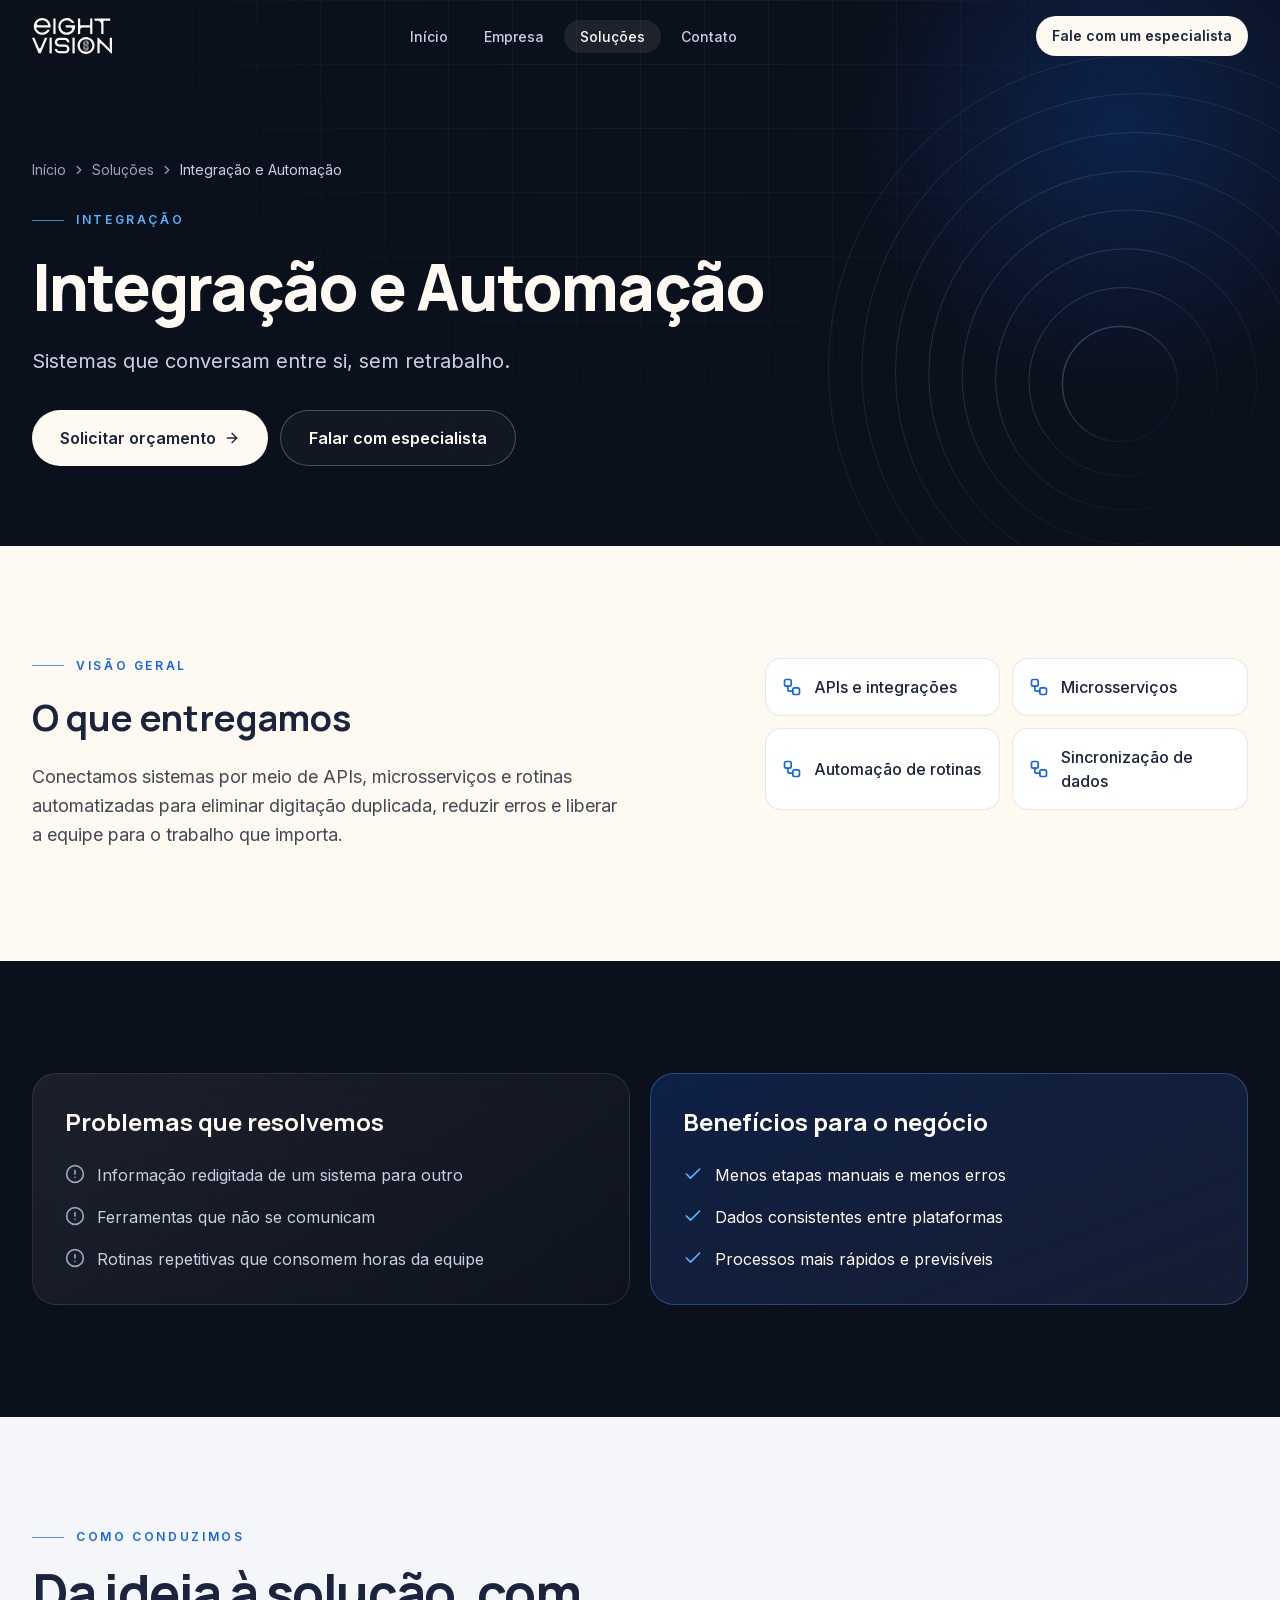
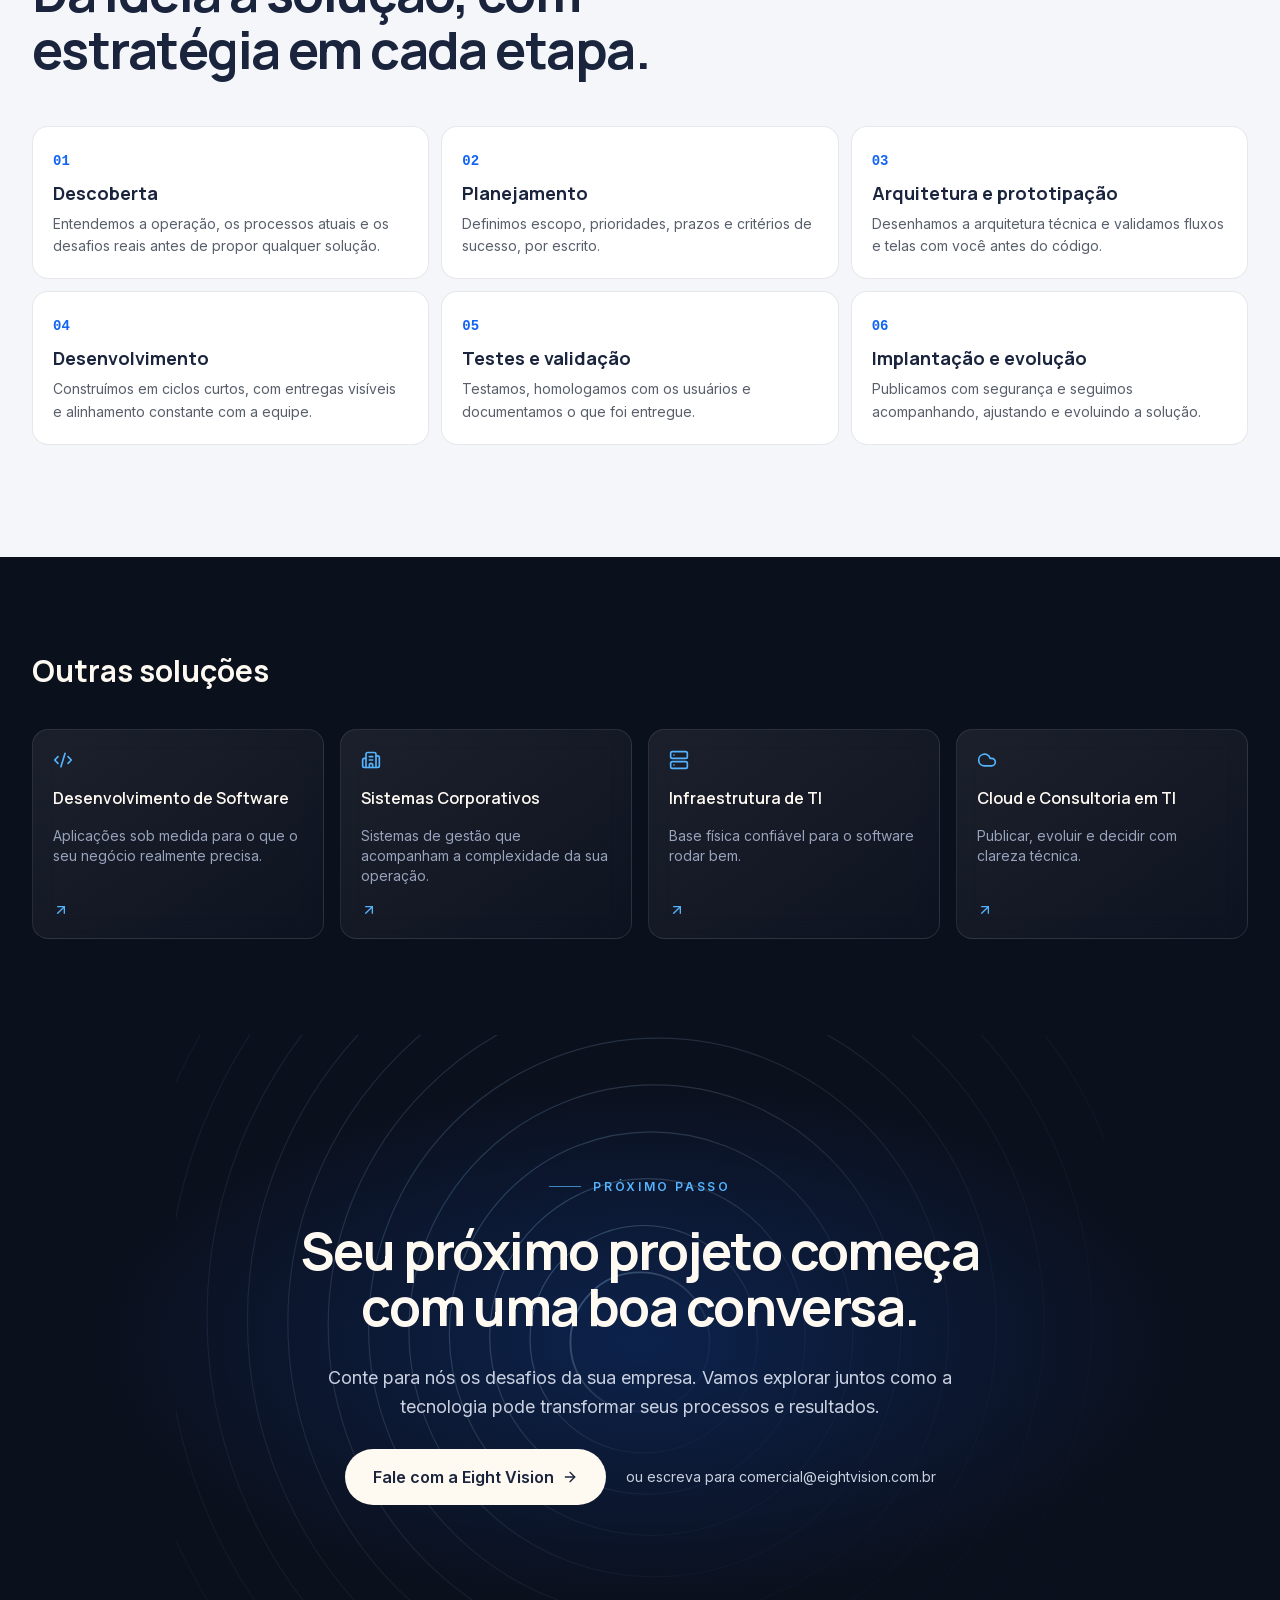
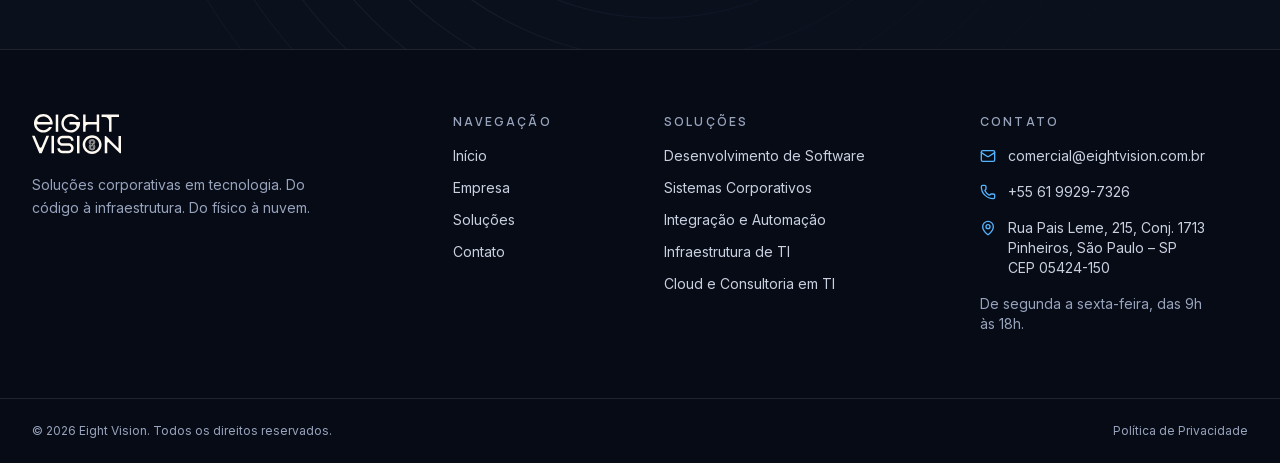
<file: solucoes/integracao-e-automacao/index.html>
<!DOCTYPE html><html lang="pt-BR" class="_0bjUvq_variable i_b1Kq_variable"><head><meta charSet="utf-8"/><meta name="viewport" content="width=device-width, initial-scale=1"/><link rel="preload" href="/_next/static/media/07c7676b89ed2778-s.p.2bn3s6zvc0dyp.woff2" as="font" crossorigin="" type="font/woff2"/><link rel="preload" href="/_next/static/media/82450a180bcad83c-s.p.0p-wng2nn8o-p.woff2" as="font" crossorigin="" type="font/woff2"/><link rel="preload" as="image" href="/brand/logo-marfim.svg"/><link rel="stylesheet" href="/_next/static/chunks/24tjcp1nod15t.css" data-precedence="next"/><link rel="preload" as="script" fetchPriority="low" href="/_next/static/chunks/1pcw6gskne7pf.js"/><script src="/_next/static/chunks/1wnov70f88xjy.js" async=""></script><script src="/_next/static/chunks/2pffymnt3iag4.js" async=""></script><script src="/_next/static/chunks/0c98xzjfks9hq.js" async=""></script><script src="/_next/static/chunks/turbopack-077hmtqrhcoji.js" async=""></script><script src="/_next/static/chunks/132k7-krhf-1y.js" async=""></script><script src="/_next/static/chunks/42tpt-6szlcco.js" async=""></script><script src="/_next/static/chunks/1mutniqr9ldpt.js" async=""></script><meta name="next-size-adjust" content=""/><meta name="theme-color" content="#0B101D"/><meta name="color-scheme" content="dark"/><title>Integração e Automação | Eight Vision</title><meta name="description" content="Sistemas que conversam entre si, sem retrabalho. Conectamos sistemas por meio de APIs, microsserviços e rotinas automatizadas para eliminar digitação duplicad"/><meta name="application-name" content="Eight Vision"/><link rel="canonical" href="https://www.eightvision.com.br/solucoes/integracao-e-automacao/"/><meta name="format-detection" content="telephone=no"/><meta property="og:title" content="Integração e Automação | Eight Vision"/><meta property="og:description" content="Sistemas que conversam entre si, sem retrabalho. Conectamos sistemas por meio de APIs, microsserviços e rotinas automatizadas para eliminar digitação duplicad"/><meta property="og:url" content="https://www.eightvision.com.br/solucoes/integracao-e-automacao/"/><meta property="og:site_name" content="Eight Vision"/><meta property="og:locale" content="pt_BR"/><meta property="og:image" content="https://www.eightvision.com.br/og.png"/><meta property="og:image:width" content="1200"/><meta property="og:image:height" content="630"/><meta property="og:image:alt" content="Eight Vision"/><meta property="og:type" content="website"/><meta name="twitter:card" content="summary_large_image"/><meta name="twitter:title" content="Integração e Automação | Eight Vision"/><meta name="twitter:description" content="Sistemas que conversam entre si, sem retrabalho. Conectamos sistemas por meio de APIs, microsserviços e rotinas automatizadas para eliminar digitação duplicad"/><meta name="twitter:image" content="https://www.eightvision.com.br/og.png"/><meta name="twitter:image:alt" content="Eight Vision"/><meta name="twitter:image:width" content="1200"/><meta name="twitter:image:height" content="630"/><link rel="icon" href="/icon.svg?icon.1qi4dii-uhlpd.svg" sizes="any" type="image/svg+xml"/><script src="/_next/static/chunks/0cz1d0mv5g_q7.js" noModule=""></script></head><body><div hidden=""><!--$--><!--/$--></div><a href="#conteudo" class="sr-only focus:not-sr-only focus:fixed focus:top-3 focus:left-3 focus:z-[60] focus:rounded-full focus:bg-ivory focus:px-5 focus:py-3 focus:text-navy-700">Pular para o conteúdo</a><header class="fixed inset-x-0 top-0 z-50 transition-[background-color,border-color,backdrop-filter] duration-300 border-b border-transparent"><div class="mx-auto w-full max-w-7xl px-5 sm:px-8 flex h-18 items-center justify-between gap-6"><a aria-label="Eight Vision — página inicial" class="rounded-md text-ivory" href="/"><img src="/brand/logo-marfim.svg" alt="" width="1327" height="599" class="w-auto h-8 sm:h-9" decoding="async"/></a><nav aria-label="Principal" class="hidden md:block"><ul class="flex items-center gap-1"><li><a class="rounded-full px-4 py-2 text-sm font-medium transition-colors text-fog-300 hover:text-ivory" href="/">Início</a></li><li><a class="rounded-full px-4 py-2 text-sm font-medium transition-colors text-fog-300 hover:text-ivory" href="/sobre/">Empresa</a></li><li><a aria-current="page" class="rounded-full px-4 py-2 text-sm font-medium transition-colors bg-ivory/[0.08] text-ivory" href="/solucoes/">Soluções</a></li><li><a class="rounded-full px-4 py-2 text-sm font-medium transition-colors text-fog-300 hover:text-ivory" href="/contato/">Contato</a></li></ul></nav><div class="flex items-center gap-2"><a data-track="cta_header" class="group/button relative shrink-0 items-center justify-center gap-2 rounded-full font-semibold whitespace-nowrap transition-[background-color,color,box-shadow,transform] duration-200 ease-out-soft select-none active:scale-[0.98] disabled:pointer-events-none disabled:opacity-60 [&amp;_svg]:size-4 [&amp;_svg]:shrink-0 bg-ivory text-navy-700 shadow-[0_0_0_0_rgb(84_180_255/0)] hover:bg-white hover:shadow-[0_8px_32px_-6px_rgb(84_180_255/0.55)] h-10 px-4 text-sm hidden sm:inline-flex" href="/contato/">Fale com um especialista</a><button class="group/button relative inline-flex shrink-0 items-center justify-center gap-2 rounded-full font-semibold whitespace-nowrap transition-[background-color,color,box-shadow,transform] duration-200 ease-out-soft select-none active:scale-[0.98] disabled:pointer-events-none disabled:opacity-60 [&amp;_svg]:size-4 [&amp;_svg]:shrink-0 text-ivory hover:bg-ivory/[0.06] size-11 md:hidden" aria-expanded="false" aria-controls="mobile-menu" aria-label="Abrir menu"><svg xmlns="http://www.w3.org/2000/svg" width="24" height="24" viewBox="0 0 24 24" fill="none" stroke="currentColor" stroke-width="2" stroke-linecap="round" stroke-linejoin="round" class="lucide lucide-menu" aria-hidden="true"><path d="M4 5h16"></path><path d="M4 12h16"></path><path d="M4 19h16"></path></svg></button></div></div><div id="mobile-menu" hidden="" class="h-[calc(100dvh-4.5rem)] overflow-y-auto border-t border-ivory/10 bg-navy-900 md:hidden"><div class="mx-auto w-full max-w-7xl px-5 sm:px-8 flex h-full flex-col justify-between py-8"><nav aria-label="Menu móvel"><ul class="flex flex-col"><li class="border-b border-ivory/10"><a class="flex min-h-16 items-center font-display text-2xl font-semibold text-ivory" href="/">Início</a></li><li class="border-b border-ivory/10"><a class="flex min-h-16 items-center font-display text-2xl font-semibold text-ivory" href="/sobre/">Empresa</a></li><li class="border-b border-ivory/10"><a aria-current="page" class="flex min-h-16 items-center font-display text-2xl font-semibold text-ivory" href="/solucoes/">Soluções</a></li><li class="border-b border-ivory/10"><a class="flex min-h-16 items-center font-display text-2xl font-semibold text-ivory" href="/contato/">Contato</a></li></ul></nav><a data-track="cta_mobile_menu" class="group/button relative inline-flex shrink-0 items-center justify-center gap-2 rounded-full font-semibold whitespace-nowrap transition-[background-color,color,box-shadow,transform] duration-200 ease-out-soft select-none active:scale-[0.98] disabled:pointer-events-none disabled:opacity-60 [&amp;_svg]:size-4 [&amp;_svg]:shrink-0 bg-ivory text-navy-700 shadow-[0_0_0_0_rgb(84_180_255/0)] hover:bg-white hover:shadow-[0_8px_32px_-6px_rgb(84_180_255/0.55)] h-14 px-7 text-base w-full" href="/contato/">Fale com um especialista</a></div></div></header><main id="conteudo"><section class="relative isolate overflow-hidden pt-32 pb-16 sm:pt-40 sm:pb-20"><div class="bg-grid absolute inset-0 -z-10 [mask-image:radial-gradient(ellipse_at_top,black_15%,transparent_70%)]"></div><div class="absolute top-[-30%] right-[-10%] -z-10 h-[36rem] w-[36rem] rounded-full bg-[radial-gradient(circle,rgb(18_100_243/0.22),transparent_65%)]"></div><svg viewBox="0 0 800 800" fill="none" aria-hidden="true" class="pointer-events-none absolute top-0 right-[-22rem] -z-10 w-[48rem] opacity-35 sm:right-[-14rem]"><defs><linearGradient id="rings-stroke-8" x1="0" y1="0" x2="1" y2="1"><stop offset="0" stop-color="#54B4FF" stop-opacity="0.9"></stop><stop offset="0.45" stop-color="#FEF9F1" stop-opacity="0.35"></stop><stop offset="1" stop-color="#1264F3" stop-opacity="0.05"></stop></linearGradient></defs><circle cx="400" cy="400" r="60" stroke="url(#rings-stroke-8)" stroke-width="1.6" stroke-opacity="1"></circle><circle cx="403.2" cy="397.6" r="98" stroke="url(#rings-stroke-8)" stroke-width="1" stroke-opacity="0.925"></circle><circle cx="406.4" cy="395.2" r="136" stroke="url(#rings-stroke-8)" stroke-width="1" stroke-opacity="0.85"></circle><circle cx="409.6" cy="392.8" r="174" stroke="url(#rings-stroke-8)" stroke-width="1" stroke-opacity="0.775"></circle><circle cx="412.8" cy="390.4" r="212" stroke="url(#rings-stroke-8)" stroke-width="1" stroke-opacity="0.7"></circle><circle cx="416" cy="388" r="250" stroke="url(#rings-stroke-8)" stroke-width="1" stroke-opacity="0.625"></circle><circle cx="419.2" cy="385.6" r="288" stroke="url(#rings-stroke-8)" stroke-width="1" stroke-opacity="0.55"></circle><circle cx="422.4" cy="383.2" r="326" stroke="url(#rings-stroke-8)" stroke-width="1" stroke-opacity="0.475"></circle></svg><div class="mx-auto w-full max-w-7xl px-5 sm:px-8 flex flex-col gap-8"><nav aria-label="Trilha de navegação"><ol class="flex flex-wrap items-center gap-1.5 text-sm text-fog-500"><li class="flex items-center gap-1.5"><a class="hover:text-ivory" href="/">Início</a><svg xmlns="http://www.w3.org/2000/svg" width="24" height="24" viewBox="0 0 24 24" fill="none" stroke="currentColor" stroke-width="2" stroke-linecap="round" stroke-linejoin="round" class="lucide lucide-chevron-right size-3.5" aria-hidden="true"><path d="m9 18 6-6-6-6"></path></svg></li><li class="flex items-center gap-1.5"><a class="hover:text-ivory" href="/solucoes/">Soluções</a><svg xmlns="http://www.w3.org/2000/svg" width="24" height="24" viewBox="0 0 24 24" fill="none" stroke="currentColor" stroke-width="2" stroke-linecap="round" stroke-linejoin="round" class="lucide lucide-chevron-right size-3.5" aria-hidden="true"><path d="m9 18 6-6-6-6"></path></svg></li><li class="flex items-center gap-1.5"><span aria-current="page" class="text-fog-300">Integração e Automação</span></li></ol></nav><div class="flex max-w-3xl flex-col gap-6"><p class="eyebrow">Integração</p><h1 class="text-headline font-extrabold sm:text-[clamp(2.5rem,1.6rem+3vw,4rem)]">Integração e Automação</h1><p class="text-lg leading-relaxed text-fog-300 sm:text-xl">Sistemas que conversam entre si, sem retrabalho.</p></div><div class="flex flex-col gap-3 sm:flex-row"><a data-track="cta_servico_orcamento" class="group/button relative inline-flex shrink-0 items-center justify-center gap-2 rounded-full font-semibold whitespace-nowrap transition-[background-color,color,box-shadow,transform] duration-200 ease-out-soft select-none active:scale-[0.98] disabled:pointer-events-none disabled:opacity-60 [&amp;_svg]:size-4 [&amp;_svg]:shrink-0 bg-ivory text-navy-700 shadow-[0_0_0_0_rgb(84_180_255/0)] hover:bg-white hover:shadow-[0_8px_32px_-6px_rgb(84_180_255/0.55)] h-14 px-7 text-base" href="/contato/?servico=integracao-e-automacao">Solicitar orçamento<svg xmlns="http://www.w3.org/2000/svg" width="24" height="24" viewBox="0 0 24 24" fill="none" stroke="currentColor" stroke-width="2" stroke-linecap="round" stroke-linejoin="round" class="lucide lucide-arrow-right" aria-hidden="true"><path d="M5 12h14"></path><path d="m12 5 7 7-7 7"></path></svg></a><a data-track="cta_servico_especialista" class="group/button relative inline-flex shrink-0 items-center justify-center gap-2 rounded-full font-semibold whitespace-nowrap transition-[background-color,color,box-shadow,transform] duration-200 ease-out-soft select-none active:scale-[0.98] disabled:pointer-events-none disabled:opacity-60 [&amp;_svg]:size-4 [&amp;_svg]:shrink-0 border border-ivory/25 bg-ivory/[0.03] text-ivory hover:border-ivory/50 hover:bg-ivory/[0.07] h-14 px-7 text-base" href="/contato/">Falar com especialista</a></div></div><script type="application/ld+json">{"@context":"https://schema.org","@type":"BreadcrumbList","itemListElement":[{"@type":"ListItem","position":1,"name":"Início","item":"https://www.eightvision.com.br/"},{"@type":"ListItem","position":2,"name":"Soluções","item":"https://www.eightvision.com.br/solucoes/"},{"@type":"ListItem","position":3,"name":"Integração e Automação","item":"https://www.eightvision.com.br/solucoes/integracao-e-automacao/"}]}</script></section><section aria-labelledby="visao-title" class="surface-light py-24 sm:py-28"><div class="mx-auto w-full max-w-7xl px-5 sm:px-8 grid gap-12 lg:grid-cols-12 lg:gap-10"><div class="flex flex-col gap-6 lg:col-span-6"><p class="eyebrow">Visão geral</p><h2 id="visao-title" class="text-3xl font-bold sm:text-4xl">O que entregamos</h2><p class="text-lg leading-relaxed text-graphite/85">Conectamos sistemas por meio de APIs, microsserviços e rotinas automatizadas para eliminar digitação duplicada, reduzir erros e liberar a equipe para o trabalho que importa.</p></div><div class="lg:col-span-5 lg:col-start-8"><ul class="grid gap-3 sm:grid-cols-2"><li class="flex items-center gap-3 rounded-2xl border border-navy-700/10 bg-white px-4 py-4 font-medium text-navy-700"><svg xmlns="http://www.w3.org/2000/svg" width="24" height="24" viewBox="0 0 24 24" fill="none" stroke="currentColor" stroke-width="2" stroke-linecap="round" stroke-linejoin="round" class="lucide lucide-workflow size-5 shrink-0 text-signal-500" aria-hidden="true"><rect width="8" height="8" x="3" y="3" rx="2"></rect><path d="M7 11v4a2 2 0 0 0 2 2h4"></path><rect width="8" height="8" x="13" y="13" rx="2"></rect></svg>APIs e integrações</li><li class="flex items-center gap-3 rounded-2xl border border-navy-700/10 bg-white px-4 py-4 font-medium text-navy-700"><svg xmlns="http://www.w3.org/2000/svg" width="24" height="24" viewBox="0 0 24 24" fill="none" stroke="currentColor" stroke-width="2" stroke-linecap="round" stroke-linejoin="round" class="lucide lucide-workflow size-5 shrink-0 text-signal-500" aria-hidden="true"><rect width="8" height="8" x="3" y="3" rx="2"></rect><path d="M7 11v4a2 2 0 0 0 2 2h4"></path><rect width="8" height="8" x="13" y="13" rx="2"></rect></svg>Microsserviços</li><li class="flex items-center gap-3 rounded-2xl border border-navy-700/10 bg-white px-4 py-4 font-medium text-navy-700"><svg xmlns="http://www.w3.org/2000/svg" width="24" height="24" viewBox="0 0 24 24" fill="none" stroke="currentColor" stroke-width="2" stroke-linecap="round" stroke-linejoin="round" class="lucide lucide-workflow size-5 shrink-0 text-signal-500" aria-hidden="true"><rect width="8" height="8" x="3" y="3" rx="2"></rect><path d="M7 11v4a2 2 0 0 0 2 2h4"></path><rect width="8" height="8" x="13" y="13" rx="2"></rect></svg>Automação de rotinas</li><li class="flex items-center gap-3 rounded-2xl border border-navy-700/10 bg-white px-4 py-4 font-medium text-navy-700"><svg xmlns="http://www.w3.org/2000/svg" width="24" height="24" viewBox="0 0 24 24" fill="none" stroke="currentColor" stroke-width="2" stroke-linecap="round" stroke-linejoin="round" class="lucide lucide-workflow size-5 shrink-0 text-signal-500" aria-hidden="true"><rect width="8" height="8" x="3" y="3" rx="2"></rect><path d="M7 11v4a2 2 0 0 0 2 2h4"></path><rect width="8" height="8" x="13" y="13" rx="2"></rect></svg>Sincronização de dados</li></ul></div></div></section><section aria-label="Problemas e benefícios" class="py-24 sm:py-28"><div class="mx-auto w-full max-w-7xl px-5 sm:px-8 grid gap-5 md:grid-cols-2"><div style="opacity:0;transform:translateY(24px)"><div class="glass flex h-full flex-col gap-6 rounded-3xl p-8"><h2 class="text-2xl font-bold">Problemas que resolvemos</h2><ul class="flex flex-col gap-4"><li class="flex gap-3 leading-relaxed text-fog-300"><svg xmlns="http://www.w3.org/2000/svg" width="24" height="24" viewBox="0 0 24 24" fill="none" stroke="currentColor" stroke-width="2" stroke-linecap="round" stroke-linejoin="round" class="lucide lucide-circle-alert lucide-alert-circle mt-0.5 size-5 shrink-0 text-fog-500" aria-hidden="true"><circle cx="12" cy="12" r="10"></circle><line x1="12" x2="12" y1="8" y2="12"></line><line x1="12" x2="12.01" y1="16" y2="16"></line></svg>Informação redigitada de um sistema para outro</li><li class="flex gap-3 leading-relaxed text-fog-300"><svg xmlns="http://www.w3.org/2000/svg" width="24" height="24" viewBox="0 0 24 24" fill="none" stroke="currentColor" stroke-width="2" stroke-linecap="round" stroke-linejoin="round" class="lucide lucide-circle-alert lucide-alert-circle mt-0.5 size-5 shrink-0 text-fog-500" aria-hidden="true"><circle cx="12" cy="12" r="10"></circle><line x1="12" x2="12" y1="8" y2="12"></line><line x1="12" x2="12.01" y1="16" y2="16"></line></svg>Ferramentas que não se comunicam</li><li class="flex gap-3 leading-relaxed text-fog-300"><svg xmlns="http://www.w3.org/2000/svg" width="24" height="24" viewBox="0 0 24 24" fill="none" stroke="currentColor" stroke-width="2" stroke-linecap="round" stroke-linejoin="round" class="lucide lucide-circle-alert lucide-alert-circle mt-0.5 size-5 shrink-0 text-fog-500" aria-hidden="true"><circle cx="12" cy="12" r="10"></circle><line x1="12" x2="12" y1="8" y2="12"></line><line x1="12" x2="12.01" y1="16" y2="16"></line></svg>Rotinas repetitivas que consomem horas da equipe</li></ul></div></div><div style="opacity:0;transform:translateY(24px)"><div class="flex h-full flex-col gap-6 rounded-3xl border border-signal-300/30 bg-gradient-to-br from-signal-500/20 to-navy-800 p-8"><h2 class="text-2xl font-bold">Benefícios para o negócio</h2><ul class="flex flex-col gap-4"><li class="flex gap-3 leading-relaxed text-ivory"><svg xmlns="http://www.w3.org/2000/svg" width="24" height="24" viewBox="0 0 24 24" fill="none" stroke="currentColor" stroke-width="2" stroke-linecap="round" stroke-linejoin="round" class="lucide lucide-check mt-0.5 size-5 shrink-0 text-signal-300" aria-hidden="true"><path d="M20 6 9 17l-5-5"></path></svg>Menos etapas manuais e menos erros</li><li class="flex gap-3 leading-relaxed text-ivory"><svg xmlns="http://www.w3.org/2000/svg" width="24" height="24" viewBox="0 0 24 24" fill="none" stroke="currentColor" stroke-width="2" stroke-linecap="round" stroke-linejoin="round" class="lucide lucide-check mt-0.5 size-5 shrink-0 text-signal-300" aria-hidden="true"><path d="M20 6 9 17l-5-5"></path></svg>Dados consistentes entre plataformas</li><li class="flex gap-3 leading-relaxed text-ivory"><svg xmlns="http://www.w3.org/2000/svg" width="24" height="24" viewBox="0 0 24 24" fill="none" stroke="currentColor" stroke-width="2" stroke-linecap="round" stroke-linejoin="round" class="lucide lucide-check mt-0.5 size-5 shrink-0 text-signal-300" aria-hidden="true"><path d="M20 6 9 17l-5-5"></path></svg>Processos mais rápidos e previsíveis</li></ul></div></div></div></section><section aria-labelledby="etapas-title" class="surface-light bg-mist py-24 sm:py-28"><div class="mx-auto w-full max-w-7xl px-5 sm:px-8 flex flex-col gap-12"><div class="flex max-w-3xl flex-col gap-5"><p class="eyebrow">Como conduzimos</p><h2 id="etapas-title" class="text-headline font-bold">Da ideia à solução, com estratégia em cada etapa.</h2></div><ol class="grid gap-3 sm:grid-cols-2 lg:grid-cols-3"><li class="rounded-2xl border border-navy-700/10 bg-white p-5"><span class="font-mono text-sm font-semibold text-signal-500">01</span><h3 class="mt-2 text-lg font-bold">Descoberta</h3><p class="mt-1.5 text-sm leading-relaxed text-graphite/75">Entendemos a operação, os processos atuais e os desafios reais antes de propor qualquer solução.</p></li><li class="rounded-2xl border border-navy-700/10 bg-white p-5"><span class="font-mono text-sm font-semibold text-signal-500">02</span><h3 class="mt-2 text-lg font-bold">Planejamento</h3><p class="mt-1.5 text-sm leading-relaxed text-graphite/75">Definimos escopo, prioridades, prazos e critérios de sucesso, por escrito.</p></li><li class="rounded-2xl border border-navy-700/10 bg-white p-5"><span class="font-mono text-sm font-semibold text-signal-500">03</span><h3 class="mt-2 text-lg font-bold">Arquitetura e prototipação</h3><p class="mt-1.5 text-sm leading-relaxed text-graphite/75">Desenhamos a arquitetura técnica e validamos fluxos e telas com você antes do código.</p></li><li class="rounded-2xl border border-navy-700/10 bg-white p-5"><span class="font-mono text-sm font-semibold text-signal-500">04</span><h3 class="mt-2 text-lg font-bold">Desenvolvimento</h3><p class="mt-1.5 text-sm leading-relaxed text-graphite/75">Construímos em ciclos curtos, com entregas visíveis e alinhamento constante com a equipe.</p></li><li class="rounded-2xl border border-navy-700/10 bg-white p-5"><span class="font-mono text-sm font-semibold text-signal-500">05</span><h3 class="mt-2 text-lg font-bold">Testes e validação</h3><p class="mt-1.5 text-sm leading-relaxed text-graphite/75">Testamos, homologamos com os usuários e documentamos o que foi entregue.</p></li><li class="rounded-2xl border border-navy-700/10 bg-white p-5"><span class="font-mono text-sm font-semibold text-signal-500">06</span><h3 class="mt-2 text-lg font-bold">Implantação e evolução</h3><p class="mt-1.5 text-sm leading-relaxed text-graphite/75">Publicamos com segurança e seguimos acompanhando, ajustando e evoluindo a solução.</p></li></ol></div></section><section aria-labelledby="outras-title" class="py-24"><div class="mx-auto w-full max-w-7xl px-5 sm:px-8 flex flex-col gap-10"><h2 id="outras-title" class="text-2xl font-bold sm:text-3xl">Outras soluções</h2><ul class="grid gap-4 sm:grid-cols-2 lg:grid-cols-4"><li><a class="group glass flex h-full flex-col gap-4 rounded-2xl p-5 transition-colors hover:border-signal-300/40" href="/solucoes/desenvolvimento-de-software/"><svg xmlns="http://www.w3.org/2000/svg" width="24" height="24" viewBox="0 0 24 24" fill="none" stroke="currentColor" stroke-width="2" stroke-linecap="round" stroke-linejoin="round" class="lucide lucide-code-xml lucide-code-2 size-5 text-signal-300" aria-hidden="true"><path d="m18 16 4-4-4-4"></path><path d="m6 8-4 4 4 4"></path><path d="m14.5 4-5 16"></path></svg><span class="font-display font-semibold text-ivory">Desenvolvimento de Software</span><span class="text-sm text-fog-500">Aplicações sob medida para o que o seu negócio realmente precisa.</span><svg xmlns="http://www.w3.org/2000/svg" width="24" height="24" viewBox="0 0 24 24" fill="none" stroke="currentColor" stroke-width="2" stroke-linecap="round" stroke-linejoin="round" class="lucide lucide-arrow-up-right mt-auto size-4 text-signal-300 transition-transform group-hover:translate-x-0.5 group-hover:-translate-y-0.5" aria-hidden="true"><path d="M7 7h10v10"></path><path d="M7 17 17 7"></path></svg></a></li><li><a class="group glass flex h-full flex-col gap-4 rounded-2xl p-5 transition-colors hover:border-signal-300/40" href="/solucoes/sistemas-corporativos/"><svg xmlns="http://www.w3.org/2000/svg" width="24" height="24" viewBox="0 0 24 24" fill="none" stroke="currentColor" stroke-width="2" stroke-linecap="round" stroke-linejoin="round" class="lucide lucide-building-complex lucide-building-2 size-5 text-signal-300" aria-hidden="true"><path d="M10 12h4"></path><path d="M10 8h4"></path><path d="M14 21v-3a2 2 0 0 0-4 0v3"></path><path d="M6 10H4a2 2 0 0 0-2 2v7a2 2 0 0 0 2 2h16a2 2 0 0 0 2-2V9a2 2 0 0 0-2-2h-2"></path><path d="M6 21V5a2 2 0 0 1 2-2h8a2 2 0 0 1 2 2v16"></path></svg><span class="font-display font-semibold text-ivory">Sistemas Corporativos</span><span class="text-sm text-fog-500">Sistemas de gestão que acompanham a complexidade da sua operação.</span><svg xmlns="http://www.w3.org/2000/svg" width="24" height="24" viewBox="0 0 24 24" fill="none" stroke="currentColor" stroke-width="2" stroke-linecap="round" stroke-linejoin="round" class="lucide lucide-arrow-up-right mt-auto size-4 text-signal-300 transition-transform group-hover:translate-x-0.5 group-hover:-translate-y-0.5" aria-hidden="true"><path d="M7 7h10v10"></path><path d="M7 17 17 7"></path></svg></a></li><li><a class="group glass flex h-full flex-col gap-4 rounded-2xl p-5 transition-colors hover:border-signal-300/40" href="/solucoes/infraestrutura-de-ti/"><svg xmlns="http://www.w3.org/2000/svg" width="24" height="24" viewBox="0 0 24 24" fill="none" stroke="currentColor" stroke-width="2" stroke-linecap="round" stroke-linejoin="round" class="lucide lucide-server size-5 text-signal-300" aria-hidden="true"><rect width="20" height="8" x="2" y="2" rx="2" ry="2"></rect><rect width="20" height="8" x="2" y="14" rx="2" ry="2"></rect><line x1="6" x2="6.01" y1="6" y2="6"></line><line x1="6" x2="6.01" y1="18" y2="18"></line></svg><span class="font-display font-semibold text-ivory">Infraestrutura de TI</span><span class="text-sm text-fog-500">Base física confiável para o software rodar bem.</span><svg xmlns="http://www.w3.org/2000/svg" width="24" height="24" viewBox="0 0 24 24" fill="none" stroke="currentColor" stroke-width="2" stroke-linecap="round" stroke-linejoin="round" class="lucide lucide-arrow-up-right mt-auto size-4 text-signal-300 transition-transform group-hover:translate-x-0.5 group-hover:-translate-y-0.5" aria-hidden="true"><path d="M7 7h10v10"></path><path d="M7 17 17 7"></path></svg></a></li><li><a class="group glass flex h-full flex-col gap-4 rounded-2xl p-5 transition-colors hover:border-signal-300/40" href="/solucoes/cloud-e-consultoria/"><svg xmlns="http://www.w3.org/2000/svg" width="24" height="24" viewBox="0 0 24 24" fill="none" stroke="currentColor" stroke-width="2" stroke-linecap="round" stroke-linejoin="round" class="lucide lucide-cloud size-5 text-signal-300" aria-hidden="true"><path d="M17.5 19H9a7 7 0 1 1 6.71-9h1.79a4.5 4.5 0 1 1 0 9Z"></path></svg><span class="font-display font-semibold text-ivory">Cloud e Consultoria em TI</span><span class="text-sm text-fog-500">Publicar, evoluir e decidir com clareza técnica.</span><svg xmlns="http://www.w3.org/2000/svg" width="24" height="24" viewBox="0 0 24 24" fill="none" stroke="currentColor" stroke-width="2" stroke-linecap="round" stroke-linejoin="round" class="lucide lucide-arrow-up-right mt-auto size-4 text-signal-300 transition-transform group-hover:translate-x-0.5 group-hover:-translate-y-0.5" aria-hidden="true"><path d="M7 7h10v10"></path><path d="M7 17 17 7"></path></svg></a></li></ul></div></section><section aria-labelledby="cta-title" class="relative isolate overflow-hidden py-28 sm:py-36"><div class="absolute inset-0 -z-10 bg-[radial-gradient(ellipse_at_center,rgb(18_100_243/0.22),transparent_60%)]"></div><svg viewBox="0 0 800 800" fill="none" aria-hidden="true" class="pointer-events-none absolute top-1/2 left-1/2 -z-10 w-[58rem] max-w-none -translate-x-1/2 -translate-y-1/2 opacity-40"><defs><linearGradient id="rings-stroke-12" x1="0" y1="0" x2="1" y2="1"><stop offset="0" stop-color="#54B4FF" stop-opacity="0.9"></stop><stop offset="0.45" stop-color="#FEF9F1" stop-opacity="0.35"></stop><stop offset="1" stop-color="#1264F3" stop-opacity="0.05"></stop></linearGradient></defs><circle cx="400" cy="400" r="60" stroke="url(#rings-stroke-12)" stroke-width="1.6" stroke-opacity="1"></circle><circle cx="403.2" cy="397.6" r="98" stroke="url(#rings-stroke-12)" stroke-width="1" stroke-opacity="0.925"></circle><circle cx="406.4" cy="395.2" r="136" stroke="url(#rings-stroke-12)" stroke-width="1" stroke-opacity="0.85"></circle><circle cx="409.6" cy="392.8" r="174" stroke="url(#rings-stroke-12)" stroke-width="1" stroke-opacity="0.775"></circle><circle cx="412.8" cy="390.4" r="212" stroke="url(#rings-stroke-12)" stroke-width="1" stroke-opacity="0.7"></circle><circle cx="416" cy="388" r="250" stroke="url(#rings-stroke-12)" stroke-width="1" stroke-opacity="0.625"></circle><circle cx="419.2" cy="385.6" r="288" stroke="url(#rings-stroke-12)" stroke-width="1" stroke-opacity="0.55"></circle><circle cx="422.4" cy="383.2" r="326" stroke="url(#rings-stroke-12)" stroke-width="1" stroke-opacity="0.475"></circle><circle cx="425.6" cy="380.8" r="364" stroke="url(#rings-stroke-12)" stroke-width="1" stroke-opacity="0.4"></circle><circle cx="428.8" cy="378.4" r="402" stroke="url(#rings-stroke-12)" stroke-width="1" stroke-opacity="0.32500000000000007"></circle><circle cx="432" cy="376" r="440" stroke="url(#rings-stroke-12)" stroke-width="1" stroke-opacity="0.25"></circle><circle cx="435.2" cy="373.6" r="478" stroke="url(#rings-stroke-12)" stroke-width="1" stroke-opacity="0.17500000000000004"></circle></svg><div class="mx-auto w-full max-w-7xl px-5 sm:px-8"><div class="mx-auto flex max-w-3xl flex-col items-center gap-7 text-center" style="opacity:0;transform:translateY(24px)"><p class="eyebrow">Próximo passo</p><h2 id="cta-title" class="text-headline font-bold">Seu próximo projeto começa com uma boa conversa.</h2><p class="max-w-2xl text-lg leading-relaxed text-fog-300">Conte para nós os desafios da sua empresa. Vamos explorar juntos como a tecnologia pode transformar seus processos e resultados.</p><div class="flex flex-col items-center gap-5 sm:flex-row"><a data-track="cta_final" class="group/button relative inline-flex shrink-0 items-center justify-center gap-2 rounded-full font-semibold whitespace-nowrap transition-[background-color,color,box-shadow,transform] duration-200 ease-out-soft select-none active:scale-[0.98] disabled:pointer-events-none disabled:opacity-60 [&amp;_svg]:size-4 [&amp;_svg]:shrink-0 bg-ivory text-navy-700 shadow-[0_0_0_0_rgb(84_180_255/0)] hover:bg-white hover:shadow-[0_8px_32px_-6px_rgb(84_180_255/0.55)] h-14 px-7 text-base" href="/contato/">Fale com a Eight Vision<svg xmlns="http://www.w3.org/2000/svg" width="24" height="24" viewBox="0 0 24 24" fill="none" stroke="currentColor" stroke-width="2" stroke-linecap="round" stroke-linejoin="round" class="lucide lucide-arrow-right transition-transform group-hover/button:translate-x-0.5" aria-hidden="true"><path d="M5 12h14"></path><path d="m12 5 7 7-7 7"></path></svg></a><a href="mailto:comercial@eightvision.com.br" data-track="click_email" class="text-sm text-fog-300 underline-offset-4 hover:text-ivory hover:underline">ou escreva para <!-- -->comercial@eightvision.com.br</a></div></div></div></section><script type="application/ld+json">{"@context":"https://schema.org","@type":"Service","name":"Integração e Automação","description":"Conectamos sistemas por meio de APIs, microsserviços e rotinas automatizadas para eliminar digitação duplicada, reduzir erros e liberar a equipe para o trabalho que importa.","serviceType":"Integração","url":"https://www.eightvision.com.br/solucoes/integracao-e-automacao/","provider":{"@id":"https://www.eightvision.com.br/#organization"},"areaServed":{"@type":"Country","name":"Brasil"}}</script><!--$--><!--/$--></main><footer class="border-t border-ivory/10 bg-navy-950 text-sm"><div class="mx-auto w-full max-w-7xl px-5 sm:px-8 grid gap-12 py-16 sm:grid-cols-2 lg:grid-cols-12"><div class="flex flex-col gap-5 lg:col-span-4"><a aria-label="Eight Vision — página inicial" class="w-fit text-ivory" href="/"><img src="/brand/logo-marfim.svg" alt="" width="1327" height="599" class="w-auto h-10" decoding="async"/></a><p class="max-w-xs leading-relaxed text-fog-500">Soluções corporativas em tecnologia<!-- -->. <!-- -->Do código à infraestrutura. Do físico à nuvem.</p></div><nav aria-label="Rodapé — navegação" class="lg:col-span-2"><h2 class="mb-4 text-xs font-semibold tracking-[0.18em] text-fog-500 uppercase">Navegação</h2><ul class="flex flex-col gap-3"><li><a class="text-fog-300 hover:text-ivory" href="/">Início</a></li><li><a class="text-fog-300 hover:text-ivory" href="/sobre/">Empresa</a></li><li><a class="text-fog-300 hover:text-ivory" href="/solucoes/">Soluções</a></li><li><a class="text-fog-300 hover:text-ivory" href="/contato/">Contato</a></li></ul></nav><nav aria-label="Rodapé — soluções" class="lg:col-span-3"><h2 class="mb-4 text-xs font-semibold tracking-[0.18em] text-fog-500 uppercase">Soluções</h2><ul class="flex flex-col gap-3"><li><a class="text-fog-300 hover:text-ivory" href="/solucoes/desenvolvimento-de-software/">Desenvolvimento de Software</a></li><li><a class="text-fog-300 hover:text-ivory" href="/solucoes/sistemas-corporativos/">Sistemas Corporativos</a></li><li><a class="text-fog-300 hover:text-ivory" href="/solucoes/integracao-e-automacao/">Integração e Automação</a></li><li><a class="text-fog-300 hover:text-ivory" href="/solucoes/infraestrutura-de-ti/">Infraestrutura de TI</a></li><li><a class="text-fog-300 hover:text-ivory" href="/solucoes/cloud-e-consultoria/">Cloud e Consultoria em TI</a></li></ul></nav><address class="flex flex-col gap-4 not-italic lg:col-span-3"><h2 class="text-xs font-semibold tracking-[0.18em] text-fog-500 uppercase">Contato</h2><a href="mailto:comercial@eightvision.com.br" data-track="click_email" class="flex items-start gap-3 text-fog-300 hover:text-ivory"><svg xmlns="http://www.w3.org/2000/svg" width="24" height="24" viewBox="0 0 24 24" fill="none" stroke="currentColor" stroke-width="2" stroke-linecap="round" stroke-linejoin="round" class="lucide lucide-mail mt-0.5 size-4 shrink-0 text-signal-300" aria-hidden="true"><path d="m22 7-8.991 5.727a2 2 0 0 1-2.009 0L2 7"></path><rect x="2" y="4" width="20" height="16" rx="2"></rect></svg>comercial@eightvision.com.br</a><a href="tel:+556199297326" data-track="click_phone" class="flex items-start gap-3 text-fog-300 hover:text-ivory"><svg xmlns="http://www.w3.org/2000/svg" width="24" height="24" viewBox="0 0 24 24" fill="none" stroke="currentColor" stroke-width="2" stroke-linecap="round" stroke-linejoin="round" class="lucide lucide-phone mt-0.5 size-4 shrink-0 text-signal-300" aria-hidden="true"><path d="M13.832 16.568a1 1 0 0 0 1.213-.303l.355-.465A2 2 0 0 1 17 15h3a2 2 0 0 1 2 2v3a2 2 0 0 1-2 2A18 18 0 0 1 2 4a2 2 0 0 1 2-2h3a2 2 0 0 1 2 2v3a2 2 0 0 1-.8 1.6l-.468.351a1 1 0 0 0-.292 1.233 14 14 0 0 0 6.392 6.384"></path></svg>+55 61 9929-7326</a><p class="flex items-start gap-3 text-fog-300"><svg xmlns="http://www.w3.org/2000/svg" width="24" height="24" viewBox="0 0 24 24" fill="none" stroke="currentColor" stroke-width="2" stroke-linecap="round" stroke-linejoin="round" class="lucide lucide-map-pin mt-0.5 size-4 shrink-0 text-signal-300" aria-hidden="true"><path d="M20 10c0 4.993-5.539 10.193-7.399 11.799a1 1 0 0 1-1.202 0C9.539 20.193 4 14.993 4 10a8 8 0 0 1 16 0"></path><circle cx="12" cy="10" r="3"></circle></svg><span>Rua Pais Leme, 215, Conj. 1713<br/>Pinheiros<!-- -->, <!-- -->São Paulo<!-- --> – <!-- -->SP<br/>CEP <!-- -->05424-150</span></p><p class="text-fog-500">De segunda a sexta-feira, das 9h às 18h.</p></address></div><div class="mx-auto w-full max-w-7xl px-5 sm:px-8 flex flex-col gap-3 border-t border-ivory/10 py-6 text-xs text-fog-500 sm:flex-row sm:items-center sm:justify-between"><p>© <!-- -->2026<!-- --> <!-- -->Eight Vision<!-- -->. Todos os direitos reservados.</p><a class="hover:text-ivory" href="/privacidade/">Política de Privacidade</a></div></footer><script type="application/ld+json">{"@context":"https://schema.org","@type":"Organization","@id":"https://www.eightvision.com.br/#organization","name":"Eight Vision","url":"https://www.eightvision.com.br","logo":"https://www.eightvision.com.br/brand/logo-navy.svg","description":"A Eight Vision desenvolve softwares, sistemas corporativos, integrações e infraestrutura de TI para empresas que precisam de tecnologia alinhada ao negócio.","email":"comercial@eightvision.com.br","telephone":"+556199297326","address":{"@type":"PostalAddress","streetAddress":"Rua Pais Leme, 215, Conj. 1713","addressLocality":"São Paulo","addressRegion":"SP","postalCode":"05424-150","addressCountry":"BR"},"contactPoint":{"@type":"ContactPoint","contactType":"sales","email":"comercial@eightvision.com.br","telephone":"+556199297326","availableLanguage":["Portuguese"]},"sameAs":[]}</script><script id="_R_">(globalThis["TURBOPACK"] || (globalThis["TURBOPACK"] = [])).push({"otherChunks":["static/chunks/1pcw6gskne7pf.js","static/chunks/1wnov70f88xjy.js","static/chunks/2pffymnt3iag4.js","static/chunks/0c98xzjfks9hq.js"],"runtimeModuleIds":[94553]});</script><script src="/_next/static/chunks/1pcw6gskne7pf.js" async=""></script><script>(self.__next_f=self.__next_f||[]).push([0])</script><script>self.__next_f.push([1,"1:\"$Sreact.fragment\"\n2:\"/_next/static/chunks/132k7-krhf-1y.js\"\n3:\"/_next/static/chunks/42tpt-6szlcco.js\"\n4:I[36746,[\"$2\",\"$3\"],\"MotionProvider\"]\n5:I[49786,[\"$2\",\"$3\"],\"Header\"]\n6:I[39756,[\"$2\",\"$3\"],\"default\"]\n7:I[37457,[\"$2\",\"$3\"],\"default\"]\n8:\"/_next/static/chunks/1mutniqr9ldpt.js\"\n9:I[22016,[\"$2\",\"$3\",\"$8\"],\"\"]\na:I[5014,[\"$2\",\"$3\",\"$8\"],\"default\"]\n16:I[68027,[\"$2\",\"$3\"],\"default\",1]\n:HL[\"/_next/static/chunks/24tjcp1nod15t.css\",\"style\"]\n:HL[\"/_next/static/media/07c7676b89ed2778-s.p.2bn3s6zvc0dyp.woff2\",\"font\",{\"crossOrigin\":\"\",\"type\":\"font/woff2\"}]\n:HL[\"/_next/static/media/82450a180bcad83c-s.p.0p-wng2nn8o-p.woff2\",\"font\",{\"crossOrigin\":\"\",\"type\":\"font/woff2\"}]\n10:X\n13:[[\"children\",{\"s\":\"__PAGE__\",\"h\":512,\"d\":{\"r\":\"$L14\",\"p\":false,\"v\":null}}]]\n11:[[\"children\",{\"s\":{\"n\":\"slug\",\"t\":\"d\",\"k\":\"integracao-e-automacao\",\"s\":[]},\"h\":66048,\"d\":{\"r\":\"$L12\",\"p\":false,\"v\":\"$10\"},\"c\":\"$Q13\"}]]\ne:[[\"children\",{\"s\":\"solucoes\",\"h\":131584,\"d\":{\"r\":\"$Lf\",\"p\":false,\"v\":\"$10\"},\"c\":\"$Q11\"}]]\n"])</script><script>self.__next_f.push([1,"0:{\"P\":null,\"c\":[\"\",\"solucoes\",\"integracao-e-automacao\",\"\"],\"q\":\"\",\"i\":false,\"t\":{\"t\":{\"s\":\"\",\"h\":131600,\"d\":{\"r\":[\"$\",\"$1\",\"c\",{\"children\":[[[\"$\",\"link\",\"0\",{\"rel\":\"stylesheet\",\"href\":\"/_next/static/chunks/24tjcp1nod15t.css\",\"precedence\":\"next\",\"crossOrigin\":\"$undefined\",\"nonce\":\"$undefined\"}],[\"$\",\"script\",\"script-0\",{\"src\":\"/_next/static/chunks/132k7-krhf-1y.js\",\"async\":true,\"nonce\":\"$undefined\"}],[\"$\",\"script\",\"script-1\",{\"src\":\"/_next/static/chunks/42tpt-6szlcco.js\",\"async\":true,\"nonce\":\"$undefined\"}]],[\"$\",\"html\",null,{\"lang\":\"pt-BR\",\"className\":\"_0bjUvq_variable i_b1Kq_variable\",\"children\":[\"$\",\"body\",null,{\"children\":[[\"$\",\"a\",null,{\"href\":\"#conteudo\",\"className\":\"sr-only focus:not-sr-only focus:fixed focus:top-3 focus:left-3 focus:z-[60] focus:rounded-full focus:bg-ivory focus:px-5 focus:py-3 focus:text-navy-700\",\"children\":\"Pular para o conteúdo\"}],[\"$\",\"$L4\",null,{\"children\":[[\"$\",\"$L5\",null,{}],[\"$\",\"main\",null,{\"id\":\"conteudo\",\"children\":[\"$\",\"$L6\",null,{\"parallelRouterKey\":\"children\",\"error\":\"$undefined\",\"errorStyles\":\"$undefined\",\"errorScripts\":\"$undefined\",\"template\":[\"$\",\"$L7\",null,{}],\"templateStyles\":\"$undefined\",\"templateScripts\":\"$undefined\",\"notFound\":[[\"$\",\"section\",null,{\"className\":\"relative isolate flex min-h-[80vh] items-center overflow-hidden pt-32 pb-20\",\"children\":[[\"$\",\"svg\",null,{\"viewBox\":\"0 0 800 800\",\"fill\":\"none\",\"aria-hidden\":\"true\",\"className\":\"pointer-events-none absolute top-1/2 left-1/2 -z-10 w-[52rem] max-w-none -translate-x-1/2 -translate-y-1/2 opacity-30\",\"children\":[[\"$\",\"defs\",null,{\"children\":[\"$\",\"linearGradient\",null,{\"id\":\"rings-stroke-10\",\"x1\":\"0\",\"y1\":\"0\",\"x2\":\"1\",\"y2\":\"1\",\"children\":[[\"$\",\"stop\",null,{\"offset\":\"0\",\"stopColor\":\"#54B4FF\",\"stopOpacity\":\"0.9\"}],[\"$\",\"stop\",null,{\"offset\":\"0.45\",\"stopColor\":\"#FEF9F1\",\"stopOpacity\":\"0.35\"}],[\"$\",\"stop\",null,{\"offset\":\"1\",\"stopColor\":\"#1264F3\",\"stopOpacity\":\"0.05\"}]]}]}],[[\"$\",\"circle\",\"0\",{\"cx\":400,\"cy\":400,\"r\":60,\"stroke\":\"url(#rings-stroke-10)\",\"strokeWidth\":1.6,\"strokeOpacity\":1}],[\"$\",\"circle\",\"1\",{\"cx\":403.2,\"cy\":397.6,\"r\":98,\"stroke\":\"url(#rings-stroke-10)\",\"strokeWidth\":1,\"strokeOpacity\":0.925}],[\"$\",\"circle\",\"2\",{\"cx\":406.4,\"cy\":395.2,\"r\":136,\"stroke\":\"url(#rings-stroke-10)\",\"strokeWidth\":1,\"strokeOpacity\":0.85}],[\"$\",\"circle\",\"3\",{\"cx\":409.6,\"cy\":392.8,\"r\":174,\"stroke\":\"url(#rings-stroke-10)\",\"strokeWidth\":1,\"strokeOpacity\":0.775}],[\"$\",\"circle\",\"4\",{\"cx\":412.8,\"cy\":390.4,\"r\":212,\"stroke\":\"url(#rings-stroke-10)\",\"strokeWidth\":1,\"strokeOpacity\":0.7}],[\"$\",\"circle\",\"5\",{\"cx\":416,\"cy\":388,\"r\":250,\"stroke\":\"url(#rings-stroke-10)\",\"strokeWidth\":1,\"strokeOpacity\":0.625}],[\"$\",\"circle\",\"6\",{\"cx\":419.2,\"cy\":385.6,\"r\":288,\"stroke\":\"url(#rings-stroke-10)\",\"strokeWidth\":1,\"strokeOpacity\":0.55}],[\"$\",\"circle\",\"7\",{\"cx\":422.4,\"cy\":383.2,\"r\":326,\"stroke\":\"url(#rings-stroke-10)\",\"strokeWidth\":1,\"strokeOpacity\":0.475}],[\"$\",\"circle\",\"8\",{\"cx\":425.6,\"cy\":380.8,\"r\":364,\"stroke\":\"url(#rings-stroke-10)\",\"strokeWidth\":1,\"strokeOpacity\":0.4}],[\"$\",\"circle\",\"9\",{\"cx\":428.8,\"cy\":378.4,\"r\":402,\"stroke\":\"url(#rings-stroke-10)\",\"strokeWidth\":1,\"strokeOpacity\":0.32500000000000007}]]]}],[\"$\",\"div\",null,{\"className\":\"mx-auto w-full max-w-7xl px-5 sm:px-8 flex flex-col items-center gap-6 text-center\",\"children\":[[\"$\",\"p\",null,{\"className\":\"font-mono text-sm text-signal-300\",\"children\":\"Erro 404\"}],[\"$\",\"h1\",null,{\"className\":\"text-headline font-extrabold\",\"children\":\"Esta página não existe.\"}],[\"$\",\"p\",null,{\"className\":\"max-w-md text-lg text-fog-300\",\"children\":\"O endereço pode ter mudado ou estar incorreto. Que tal recomeçar pela página inicial?\"}],[\"$\",\"div\",null,{\"className\":\"flex flex-col gap-3 sm:flex-row\",\"children\":[[\"$\",\"$L9\",null,{\"href\":\"/\",\"children\":[[\"$\",\"$La\",null,{\"ref\":\"$undefined\",\"icon\":{\"name\":\"arrow-left\",\"size\":24,\"node\":[[\"path\",{\"d\":\"m12 19-7-7 7-7\",\"key\":\"1l729n\"}],[\"path\",{\"d\":\"M19 12H5\",\"key\":\"x3x0zl\"}]]},\"className\":\"$undefined\"}],\"Voltar ao início\"],\"className\":\"group/button relative inline-flex shrink-0 items-center justify-center gap-2 rounded-full font-semibold whitespace-nowrap transition-[background-color,color,box-shadow,transform] duration-200 ease-out-soft select-none active:scale-[0.98] disabled:pointer-events-none disabled:opacity-60 [\u0026_svg]:size-4 [\u0026_svg]:shrink-0 bg-ivory text-navy-700 shadow-[0_0_0_0_rgb(84_180_255/0)] hover:bg-white hover:shadow-[0_8px_32px_-6px_rgb(84_180_255/0.55)] h-14 px-7 text-base\",\"ref\":null}],[\"$\",\"$L9\",null,{\"href\":\"/contato/\",\"children\":\"Falar com a equipe\",\"className\":\"group/button relative inline-flex shrink-0 items-center justify-center gap-2 rounded-full font-semibold whitespace-nowrap transition-[background-color,color,box-shadow,transform] duration-200 ease-out-soft select-none active:scale-[0.98] disabled:pointer-events-none disabled:opacity-60 [\u0026_svg]:size-4 [\u0026_svg]:shrink-0 border border-ivory/25 bg-ivory/[0.03] text-ivory hover:border-ivory/50 hover:bg-ivory/[0.07] h-14 px-7 text-base\",\"ref\":null}]]}]]}]]}],[]],\"forbidden\":\"$undefined\",\"unauthorized\":\"$undefined\"}]}],\"$Lb\"]}],\"$Lc\",\"$Ld\"]}]}]]}],\"p\":false,\"v\":null},\"c\":\"$Qe\"},\"h\":{\"r\":\"$L15\",\"p\":false,\"v\":null}},\"m\":\"$undefined\",\"G\":[\"$16\",[\"$L17\"]],\"S\":true,\"r\":\"$undefined\",\"s\":\"$undefined\",\"a\":\"$undefined\",\"l\":\"$undefined\",\"p\":\"$undefined\",\"d\":\"$undefined\",\"b\":\"Agz523twkF2modJMcxGia\"}\n"])</script><script>self.__next_f.push([1,"1b:I[95272,[\"$2\",\"$3\"],\"Analytics\"]\n1d:I[97367,[\"$2\",\"$3\"],\"OutletBoundary\"]\n1e:\"$Sreact.suspense\"\n20:\"ViewportBoundary\"\n21:I[97367,[\"$2\",\"$3\"],\"$20\"]\n23:\"MetadataBoundary\"\n24:I[97367,[\"$2\",\"$3\"],\"$23\"]\n:HL[\"/brand/logo-marfim.svg\",\"image\"]\n"])</script><script>self.__next_f.push([1,"b:[\"$\",\"footer\",null,{\"className\":\"border-t border-ivory/10 bg-navy-950 text-sm\",\"children\":[[\"$\",\"div\",null,{\"className\":\"mx-auto w-full max-w-7xl px-5 sm:px-8 grid gap-12 py-16 sm:grid-cols-2 lg:grid-cols-12\",\"children\":[[\"$\",\"div\",null,{\"className\":\"flex flex-col gap-5 lg:col-span-4\",\"children\":[[\"$\",\"$L9\",null,{\"href\":\"/\",\"aria-label\":\"Eight Vision — página inicial\",\"className\":\"w-fit text-ivory\",\"children\":[\"$\",\"img\",null,{\"src\":\"/brand/logo-marfim.svg\",\"alt\":\"\",\"width\":1327,\"height\":599,\"className\":\"w-auto h-10\",\"decoding\":\"async\"}]}],[\"$\",\"p\",null,{\"className\":\"max-w-xs leading-relaxed text-fog-500\",\"children\":[\"Soluções corporativas em tecnologia\",\". \",\"Do código à infraestrutura. Do físico à nuvem.\"]}]]}],[\"$\",\"nav\",null,{\"aria-label\":\"Rodapé — navegação\",\"className\":\"lg:col-span-2\",\"children\":[[\"$\",\"h2\",null,{\"className\":\"mb-4 text-xs font-semibold tracking-[0.18em] text-fog-500 uppercase\",\"children\":\"Navegação\"}],[\"$\",\"ul\",null,{\"className\":\"flex flex-col gap-3\",\"children\":[[\"$\",\"li\",\"/\",{\"children\":[\"$\",\"$L9\",null,{\"href\":\"/\",\"className\":\"text-fog-300 hover:text-ivory\",\"children\":\"Início\"}]}],[\"$\",\"li\",\"/sobre/\",{\"children\":[\"$\",\"$L9\",null,{\"href\":\"/sobre/\",\"className\":\"text-fog-300 hover:text-ivory\",\"children\":\"Empresa\"}]}],[\"$\",\"li\",\"/solucoes/\",{\"children\":[\"$\",\"$L9\",null,{\"href\":\"/solucoes/\",\"className\":\"text-fog-300 hover:text-ivory\",\"children\":\"Soluções\"}]}],[\"$\",\"li\",\"/contato/\",{\"children\":[\"$\",\"$L9\",null,{\"href\":\"/contato/\",\"className\":\"text-fog-300 hover:text-ivory\",\"children\":\"Contato\"}]}]]}]]}],[\"$\",\"nav\",null,{\"aria-label\":\"Rodapé — soluções\",\"className\":\"lg:col-span-3\",\"children\":[[\"$\",\"h2\",null,{\"className\":\"mb-4 text-xs font-semibold tracking-[0.18em] text-fog-500 uppercase\",\"children\":\"Soluções\"}],[\"$\",\"ul\",null,{\"className\":\"flex flex-col gap-3\",\"children\":[[\"$\",\"li\",\"desenvolvimento-de-software\",{\"children\":[\"$\",\"$L9\",null,{\"href\":\"/solucoes/desenvolvimento-de-software/\",\"className\":\"text-fog-300 hover:text-ivory\",\"children\":\"Desenvolvimento de Software\"}]}],[\"$\",\"li\",\"sistemas-corporativos\",{\"children\":[\"$\",\"$L9\",null,{\"href\":\"/solucoes/sistemas-corporativos/\",\"className\":\"text-fog-300 hover:text-ivory\",\"children\":\"Sistemas Corporativos\"}]}],[\"$\",\"li\",\"integracao-e-automacao\",{\"children\":[\"$\",\"$L9\",null,{\"href\":\"/solucoes/integracao-e-automacao/\",\"className\":\"text-fog-300 hover:text-ivory\",\"children\":\"Integração e Automação\"}]}],[\"$\",\"li\",\"infraestrutura-de-ti\",{\"children\":[\"$\",\"$L9\",null,{\"href\":\"/solucoes/infraestrutura-de-ti/\",\"className\":\"text-fog-300 hover:text-ivory\",\"children\":\"Infraestrutura de TI\"}]}],[\"$\",\"li\",\"cloud-e-consultoria\",{\"children\":[\"$\",\"$L9\",null,{\"href\":\"/solucoes/cloud-e-consultoria/\",\"className\":\"text-fog-300 hover:text-ivory\",\"children\":\"Cloud e Consultoria em TI\"}]}]]}]]}],[\"$\",\"address\",null,{\"className\":\"flex flex-col gap-4 not-italic lg:col-span-3\",\"children\":[[\"$\",\"h2\",null,{\"className\":\"text-xs font-semibold tracking-[0.18em] text-fog-500 uppercase\",\"children\":\"Contato\"}],[\"$\",\"a\",null,{\"href\":\"mailto:comercial@eightvision.com.br\",\"data-track\":\"click_email\",\"className\":\"flex items-start gap-3 text-fog-300 hover:text-ivory\",\"children\":[[\"$\",\"$La\",null,{\"ref\":\"$undefined\",\"icon\":{\"name\":\"mail\",\"size\":24,\"node\":[[\"path\",{\"d\":\"m22 7-8.991 5.727a2 2 0 0 1-2.009 0L2 7\",\"key\":\"132q7q\"}],[\"rect\",{\"x\":\"2\",\"y\":\"4\",\"width\":\"20\",\"height\":\"16\",\"rx\":\"2\",\"key\":\"izxlao\"}]]},\"className\":\"mt-0.5 size-4 shrink-0 text-signal-300\",\"aria-hidden\":\"true\"}],\"comercial@eightvision.com.br\"]}],[\"$\",\"a\",null,{\"href\":\"tel:+556199297326\",\"data-track\":\"click_phone\",\"className\":\"flex items-start gap-3 text-fog-300 hover:text-ivory\",\"children\":[[\"$\",\"$La\",null,{\"ref\":\"$undefined\",\"icon\":{\"name\":\"phone\",\"size\":24,\"node\":[[\"path\",{\"d\":\"M13.832 16.568a1 1 0 0 0 1.213-.303l.355-.465A2 2 0 0 1 17 15h3a2 2 0 0 1 2 2v3a2 2 0 0 1-2 2A18 18 0 0 1 2 4a2 2 0 0 1 2-2h3a2 2 0 0 1 2 2v3a2 2 0 0 1-.8 1.6l-.468.351a1 1 0 0 0-.292 1.233 14 14 0 0 0 6.392 6.384\",\"key\":\"9njp5v\"}]]},\"className\":\"mt-0.5 size-4 shrink-0 text-signal-300\",\"aria-hidden\":\"true\"}],\"+55 61 9929-7326\"]}],[\"$\",\"p\",null,{\"className\":\"flex items-start gap-3 text-fog-300\",\"children\":[[\"$\",\"$La\",null,{\"ref\":\"$undefined\",\"icon\":{\"name\":\"map-pin\",\"size\":24,\"node\":[[\"path\",{\"d\":\"M20 10c0 4.993-5.539 10.193-7.399 11.799a1 1 0 0 1-1.202 0C9.539 20.193 4 14.993 4 10a8 8 0 0 1 16 0\",\"key\":\"1r0f0z\"}],[\"circle\",{\"cx\":\"12\",\"cy\":\"10\",\"r\":\"3\",\"key\":\"ilqhr7\"}]]},\"className\":\"mt-0.5 size-4 shrink-0 text-signal-300\",\"aria-hidden\":\"true\"}],\"$L18\"]}],\"$L19\",null]}]]}],\"$L1a\"]}]\n"])</script><script>self.__next_f.push([1,"c:[\"$\",\"script\",null,{\"type\":\"application/ld+json\",\"dangerouslySetInnerHTML\":{\"__html\":\"{\\\"@context\\\":\\\"https://schema.org\\\",\\\"@type\\\":\\\"Organization\\\",\\\"@id\\\":\\\"https://www.eightvision.com.br/#organization\\\",\\\"name\\\":\\\"Eight Vision\\\",\\\"url\\\":\\\"https://www.eightvision.com.br\\\",\\\"logo\\\":\\\"https://www.eightvision.com.br/brand/logo-navy.svg\\\",\\\"description\\\":\\\"A Eight Vision desenvolve softwares, sistemas corporativos, integrações e infraestrutura de TI para empresas que precisam de tecnologia alinhada ao negócio.\\\",\\\"email\\\":\\\"comercial@eightvision.com.br\\\",\\\"telephone\\\":\\\"+556199297326\\\",\\\"address\\\":{\\\"@type\\\":\\\"PostalAddress\\\",\\\"streetAddress\\\":\\\"Rua Pais Leme, 215, Conj. 1713\\\",\\\"addressLocality\\\":\\\"São Paulo\\\",\\\"addressRegion\\\":\\\"SP\\\",\\\"postalCode\\\":\\\"05424-150\\\",\\\"addressCountry\\\":\\\"BR\\\"},\\\"contactPoint\\\":{\\\"@type\\\":\\\"ContactPoint\\\",\\\"contactType\\\":\\\"sales\\\",\\\"email\\\":\\\"comercial@eightvision.com.br\\\",\\\"telephone\\\":\\\"+556199297326\\\",\\\"availableLanguage\\\":[\\\"Portuguese\\\"]},\\\"sameAs\\\":[]}\"}}]\nd:[\"$\",\"$L1b\",null,{}]\nf:[\"$\",\"$1\",\"c\",{\"children\":[null,[\"$\",\"$L6\",null,{\"parallelRouterKey\":\"children\",\"error\":\"$undefined\",\"errorStyles\":\"$undefined\",\"errorScripts\":\"$undefined\",\"template\":[\"$\",\"$L7\",null,{}],\"templateStyles\":\"$undefined\",\"templateScripts\":\"$undefined\",\"notFound\":\"$undefined\",\"forbidden\":\"$undefined\",\"unauthorized\":\"$undefined\"}]]}]\n12:[\"$\",\"$1\",\"c\",{\"children\":[null,[\"$\",\"$L6\",null,{\"parallelRouterKey\":\"children\",\"error\":\"$undefined\",\"errorStyles\":\"$undefined\",\"errorScripts\":\"$undefined\",\"template\":[\"$\",\"$L7\",null,{}],\"templateStyles\":\"$undefined\",\"templateScripts\":\"$undefined\",\"notFound\":\"$undefined\",\"forbidden\":\"$undefined\",\"unauthorized\":\"$undefined\"}]]}]\n14:[\"$\",\"$1\",\"c\",{\"children\":[\"$L1c\",[[\"$\",\"script\",\"script-0\",{\"src\":\"/_next/static/chunks/1mutniqr9ldpt.js\",\"async\":true,\"nonce\":\"$undefined\"}]],[\"$\",\"$L1d\",null,{\"children\":[\"$\",\"$1e\",null,{\"name\":\"Next.MetadataOutlet\",\"children\":\"$@1f\"}]}]]}]\n15:[\"$\",\"$1\",\"h\",{\"children\":[null,[\"$\",\"$L21\",null,{\"children\":\"$L22\"}],[\"$\",\"$L24\",null,{\"children\":[[\"$\",\"div\",null,{\"hidden\":true,\"children\":[\"$\",\"$1e\",null,{\"name\":\"Next.Metadata\",\"children\":\"$L25\"}]}],null]}],[\"$\",\"meta\",null,{\"name\":\"next-size-adjust\",\"content\":\"\"}]]}]\n17:[\"$\",\"link\",\"0\",{\"rel\":\"stylesheet\",\"href\":\"/_next/static/chunks/24tjcp1nod15t.css\",\"precedence\":\"next\",\"crossOrigin\":\"$undefined\",\"nonce\":\"$undefined\"}]\n"])</script><script>self.__next_f.push([1,"10:C\n18:[\"$\",\"span\",null,{\"children\":[\"Rua Pais Leme, 215, Conj. 1713\",[\"$\",\"br\",null,{}],\"Pinheiros\",\", \",\"São Paulo\",\" – \",\"SP\",[\"$\",\"br\",null,{}],\"CEP \",\"05424-150\"]}]\n19:[\"$\",\"p\",null,{\"className\":\"text-fog-500\",\"children\":\"De segunda a sexta-feira, das 9h às 18h.\"}]\n1a:[\"$\",\"div\",null,{\"className\":\"mx-auto w-full max-w-7xl px-5 sm:px-8 flex flex-col gap-3 border-t border-ivory/10 py-6 text-xs text-fog-500 sm:flex-row sm:items-center sm:justify-between\",\"children\":[[\"$\",\"p\",null,{\"children\":[\"© \",2026,\" \",\"Eight Vision\",\". Todos os direitos reservados.\"]}],[\"$\",\"$L9\",null,{\"href\":\"/privacidade/\",\"className\":\"hover:text-ivory\",\"children\":\"Política de Privacidade\"}]]}]\n"])</script><script>self.__next_f.push([1,"1c:[[\"$\",\"section\",null,{\"className\":\"relative isolate overflow-hidden pt-32 pb-16 sm:pt-40 sm:pb-20\",\"children\":[[\"$\",\"div\",null,{\"className\":\"bg-grid absolute inset-0 -z-10 [mask-image:radial-gradient(ellipse_at_top,black_15%,transparent_70%)]\"}],[\"$\",\"div\",null,{\"className\":\"absolute top-[-30%] right-[-10%] -z-10 h-[36rem] w-[36rem] rounded-full bg-[radial-gradient(circle,rgb(18_100_243/0.22),transparent_65%)]\"}],[\"$\",\"svg\",null,{\"viewBox\":\"0 0 800 800\",\"fill\":\"none\",\"aria-hidden\":\"true\",\"className\":\"pointer-events-none absolute top-0 right-[-22rem] -z-10 w-[48rem] opacity-35 sm:right-[-14rem]\",\"children\":[[\"$\",\"defs\",null,{\"children\":[\"$\",\"linearGradient\",null,{\"id\":\"rings-stroke-8\",\"x1\":\"0\",\"y1\":\"0\",\"x2\":\"1\",\"y2\":\"1\",\"children\":[[\"$\",\"stop\",null,{\"offset\":\"0\",\"stopColor\":\"#54B4FF\",\"stopOpacity\":\"0.9\"}],[\"$\",\"stop\",null,{\"offset\":\"0.45\",\"stopColor\":\"#FEF9F1\",\"stopOpacity\":\"0.35\"}],[\"$\",\"stop\",null,{\"offset\":\"1\",\"stopColor\":\"#1264F3\",\"stopOpacity\":\"0.05\"}]]}]}],[[\"$\",\"circle\",\"0\",{\"cx\":400,\"cy\":400,\"r\":60,\"stroke\":\"url(#rings-stroke-8)\",\"strokeWidth\":1.6,\"strokeOpacity\":1}],[\"$\",\"circle\",\"1\",{\"cx\":403.2,\"cy\":397.6,\"r\":98,\"stroke\":\"url(#rings-stroke-8)\",\"strokeWidth\":1,\"strokeOpacity\":0.925}],[\"$\",\"circle\",\"2\",{\"cx\":406.4,\"cy\":395.2,\"r\":136,\"stroke\":\"url(#rings-stroke-8)\",\"strokeWidth\":1,\"strokeOpacity\":0.85}],[\"$\",\"circle\",\"3\",{\"cx\":409.6,\"cy\":392.8,\"r\":174,\"stroke\":\"url(#rings-stroke-8)\",\"strokeWidth\":1,\"strokeOpacity\":0.775}],[\"$\",\"circle\",\"4\",{\"cx\":412.8,\"cy\":390.4,\"r\":212,\"stroke\":\"url(#rings-stroke-8)\",\"strokeWidth\":1,\"strokeOpacity\":0.7}],[\"$\",\"circle\",\"5\",{\"cx\":416,\"cy\":388,\"r\":250,\"stroke\":\"url(#rings-stroke-8)\",\"strokeWidth\":1,\"strokeOpacity\":0.625}],[\"$\",\"circle\",\"6\",{\"cx\":419.2,\"cy\":385.6,\"r\":288,\"stroke\":\"url(#rings-stroke-8)\",\"strokeWidth\":1,\"strokeOpacity\":0.55}],[\"$\",\"circle\",\"7\",{\"cx\":422.4,\"cy\":383.2,\"r\":326,\"stroke\":\"url(#rings-stroke-8)\",\"strokeWidth\":1,\"strokeOpacity\":0.475}]]]}],[\"$\",\"div\",null,{\"className\":\"mx-auto w-full max-w-7xl px-5 sm:px-8 flex flex-col gap-8\",\"children\":[[\"$\",\"nav\",null,{\"aria-label\":\"Trilha de navegação\",\"children\":[\"$\",\"ol\",null,{\"className\":\"flex flex-wrap items-center gap-1.5 text-sm text-fog-500\",\"children\":[[\"$\",\"li\",\"/\",{\"className\":\"flex items-center gap-1.5\",\"children\":[[\"$\",\"$L9\",null,{\"href\":\"/\",\"className\":\"hover:text-ivory\",\"children\":\"Início\"}],[\"$\",\"$La\",null,{\"ref\":\"$undefined\",\"icon\":{\"name\":\"chevron-right\",\"size\":24,\"node\":[[\"path\",{\"d\":\"m9 18 6-6-6-6\",\"key\":\"mthhwq\"}]]},\"className\":\"size-3.5\",\"aria-hidden\":\"true\"}]]}],[\"$\",\"li\",\"/solucoes/\",{\"className\":\"flex items-center gap-1.5\",\"children\":[[\"$\",\"$L9\",null,{\"href\":\"/solucoes/\",\"className\":\"hover:text-ivory\",\"children\":\"Soluções\"}],[\"$\",\"$La\",null,{\"ref\":\"$undefined\",\"icon\":\"$1c:0:props:children:3:props:children:0:props:children:props:children:0:props:children:1:props:icon\",\"className\":\"size-3.5\",\"aria-hidden\":\"true\"}]]}],[\"$\",\"li\",\"/solucoes/integracao-e-automacao/\",{\"className\":\"flex items-center gap-1.5\",\"children\":[\"$\",\"span\",null,{\"aria-current\":\"page\",\"className\":\"text-fog-300\",\"children\":\"Integração e Automação\"}]}]]}]}],[\"$\",\"div\",null,{\"className\":\"flex max-w-3xl flex-col gap-6\",\"children\":[[\"$\",\"p\",null,{\"className\":\"eyebrow\",\"children\":\"Integração\"}],[\"$\",\"h1\",null,{\"className\":\"text-headline font-extrabold sm:text-[clamp(2.5rem,1.6rem+3vw,4rem)]\",\"children\":\"Integração e Automação\"}],[\"$\",\"p\",null,{\"className\":\"text-lg leading-relaxed text-fog-300 sm:text-xl\",\"children\":\"Sistemas que conversam entre si, sem retrabalho.\"}]]}],[\"$\",\"div\",null,{\"className\":\"flex flex-col gap-3 sm:flex-row\",\"children\":[[\"$\",\"$L9\",null,{\"href\":\"/contato/?servico=integracao-e-automacao\",\"data-track\":\"cta_servico_orcamento\",\"children\":[\"Solicitar orçamento\",[\"$\",\"$La\",null,{\"ref\":\"$undefined\",\"icon\":{\"name\":\"arrow-right\",\"size\":24,\"node\":[[\"path\",{\"d\":\"M5 12h14\",\"key\":\"1ays0h\"}],[\"path\",{\"d\":\"m12 5 7 7-7 7\",\"key\":\"xquz4c\"}]]},\"className\":\"$undefined\"}]],\"className\":\"group/button relative inline-flex shrink-0 items-center justify-center gap-2 rounded-full font-semibold whitespace-nowrap transition-[background-color,color,box-shadow,transform] duration-200 ease-out-soft select-none active:scale-[0.98] disabled:pointer-events-none disabled:opacity-60 [\u0026_svg]:size-4 [\u0026_svg]:shrink-0 bg-ivory text-navy-700 shadow-[0_0_0_0_rgb(84_180_255/0)] hover:bg-white hover:shadow-[0_8px_32px_-6px_rgb(84_180_255/0.55)] h-14 px-7 text-base\",\"ref\":null}],[\"$\",\"$L9\",null,{\"href\":\"/contato/\",\"data-track\":\"cta_servico_especialista\",\"children\":\"Falar com especialista\",\"className\":\"group/button relative inline-flex shrink-0 items-center justify-center gap-2 rounded-full font-semibold whitespace-nowrap transition-[background-color,color,box-shadow,transform] duration-200 ease-out-soft select-none active:scale-[0.98] disabled:pointer-events-none disabled:opacity-60 [\u0026_svg]:size-4 [\u0026_svg]:shrink-0 border border-ivory/25 bg-ivory/[0.03] text-ivory hover:border-ivory/50 hover:bg-ivory/[0.07] h-14 px-7 text-base\",\"ref\":null}]]}]]}],\"$L26\"]}],\"$L27\",\"$L28\",\"$L29\",\"$L2a\",\"$L2b\",\"$L2c\"]\n"])</script><script>self.__next_f.push([1,"2d:I[10010,[\"$2\",\"$3\",\"$8\"],\"Reveal\"]\n26:[\"$\",\"script\",null,{\"type\":\"application/ld+json\",\"dangerouslySetInnerHTML\":{\"__html\":\"{\\\"@context\\\":\\\"https://schema.org\\\",\\\"@type\\\":\\\"BreadcrumbList\\\",\\\"itemListElement\\\":[{\\\"@type\\\":\\\"ListItem\\\",\\\"position\\\":1,\\\"name\\\":\\\"Início\\\",\\\"item\\\":\\\"https://www.eightvision.com.br/\\\"},{\\\"@type\\\":\\\"ListItem\\\",\\\"position\\\":2,\\\"name\\\":\\\"Soluções\\\",\\\"item\\\":\\\"https://www.eightvision.com.br/solucoes/\\\"},{\\\"@type\\\":\\\"ListItem\\\",\\\"position\\\":3,\\\"name\\\":\\\"Integração e Automação\\\",\\\"item\\\":\\\"https://www.eightvision.com.br/solucoes/integracao-e-automacao/\\\"}]}\"}}]\n"])</script><script>self.__next_f.push([1,"27:[\"$\",\"section\",null,{\"aria-labelledby\":\"visao-title\",\"className\":\"surface-light py-24 sm:py-28\",\"children\":[\"$\",\"div\",null,{\"className\":\"mx-auto w-full max-w-7xl px-5 sm:px-8 grid gap-12 lg:grid-cols-12 lg:gap-10\",\"children\":[[\"$\",\"div\",null,{\"className\":\"flex flex-col gap-6 lg:col-span-6\",\"children\":[[\"$\",\"p\",null,{\"className\":\"eyebrow\",\"children\":\"Visão geral\"}],[\"$\",\"h2\",null,{\"id\":\"visao-title\",\"className\":\"text-3xl font-bold sm:text-4xl\",\"children\":\"O que entregamos\"}],[\"$\",\"p\",null,{\"className\":\"text-lg leading-relaxed text-graphite/85\",\"children\":\"Conectamos sistemas por meio de APIs, microsserviços e rotinas automatizadas para eliminar digitação duplicada, reduzir erros e liberar a equipe para o trabalho que importa.\"}]]}],[\"$\",\"div\",null,{\"className\":\"lg:col-span-5 lg:col-start-8\",\"children\":[\"$\",\"ul\",null,{\"className\":\"grid gap-3 sm:grid-cols-2\",\"children\":[[\"$\",\"li\",\"APIs e integrações\",{\"className\":\"flex items-center gap-3 rounded-2xl border border-navy-700/10 bg-white px-4 py-4 font-medium text-navy-700\",\"children\":[[\"$\",\"$La\",null,{\"ref\":\"$undefined\",\"icon\":{\"name\":\"workflow\",\"size\":24,\"node\":[[\"rect\",{\"width\":\"8\",\"height\":\"8\",\"x\":\"3\",\"y\":\"3\",\"rx\":\"2\",\"key\":\"by2w9f\"}],[\"path\",{\"d\":\"M7 11v4a2 2 0 0 0 2 2h4\",\"key\":\"xkn7yn\"}],[\"rect\",{\"width\":\"8\",\"height\":\"8\",\"x\":\"13\",\"y\":\"13\",\"rx\":\"2\",\"key\":\"1cgmvn\"}]]},\"className\":\"size-5 shrink-0 text-signal-500\",\"aria-hidden\":\"true\"}],\"APIs e integrações\"]}],[\"$\",\"li\",\"Microsserviços\",{\"className\":\"flex items-center gap-3 rounded-2xl border border-navy-700/10 bg-white px-4 py-4 font-medium text-navy-700\",\"children\":[[\"$\",\"$La\",null,{\"ref\":\"$undefined\",\"icon\":\"$27:props:children:props:children:1:props:children:props:children:0:props:children:0:props:icon\",\"className\":\"size-5 shrink-0 text-signal-500\",\"aria-hidden\":\"true\"}],\"Microsserviços\"]}],[\"$\",\"li\",\"Automação de rotinas\",{\"className\":\"flex items-center gap-3 rounded-2xl border border-navy-700/10 bg-white px-4 py-4 font-medium text-navy-700\",\"children\":[[\"$\",\"$La\",null,{\"ref\":\"$undefined\",\"icon\":\"$27:props:children:props:children:1:props:children:props:children:0:props:children:0:props:icon\",\"className\":\"size-5 shrink-0 text-signal-500\",\"aria-hidden\":\"true\"}],\"Automação de rotinas\"]}],[\"$\",\"li\",\"Sincronização de dados\",{\"className\":\"flex items-center gap-3 rounded-2xl border border-navy-700/10 bg-white px-4 py-4 font-medium text-navy-700\",\"children\":[[\"$\",\"$La\",null,{\"ref\":\"$undefined\",\"icon\":\"$27:props:children:props:children:1:props:children:props:children:0:props:children:0:props:icon\",\"className\":\"size-5 shrink-0 text-signal-500\",\"aria-hidden\":\"true\"}],\"Sincronização de dados\"]}]]}]}]]}]}]\n"])</script><script>self.__next_f.push([1,"28:[\"$\",\"section\",null,{\"aria-label\":\"Problemas e benefícios\",\"className\":\"py-24 sm:py-28\",\"children\":[\"$\",\"div\",null,{\"className\":\"mx-auto w-full max-w-7xl px-5 sm:px-8 grid gap-5 md:grid-cols-2\",\"children\":[[\"$\",\"$L2d\",null,{\"children\":[\"$\",\"div\",null,{\"className\":\"glass flex h-full flex-col gap-6 rounded-3xl p-8\",\"children\":[[\"$\",\"h2\",null,{\"className\":\"text-2xl font-bold\",\"children\":\"Problemas que resolvemos\"}],[\"$\",\"ul\",null,{\"className\":\"flex flex-col gap-4\",\"children\":[[\"$\",\"li\",\"Informação redigitada de um sistema para outro\",{\"className\":\"flex gap-3 leading-relaxed text-fog-300\",\"children\":[[\"$\",\"$La\",null,{\"ref\":\"$undefined\",\"icon\":{\"name\":\"circle-alert\",\"size\":24,\"node\":[[\"circle\",{\"cx\":\"12\",\"cy\":\"12\",\"r\":\"10\",\"key\":\"1mglay\"}],[\"line\",{\"x1\":\"12\",\"x2\":\"12\",\"y1\":\"8\",\"y2\":\"12\",\"key\":\"1pkeuh\"}],[\"line\",{\"x1\":\"12\",\"x2\":\"12.01\",\"y1\":\"16\",\"y2\":\"16\",\"key\":\"4dfq90\"}]],\"aliases\":[\"alert-circle\"]},\"className\":\"mt-0.5 size-5 shrink-0 text-fog-500\",\"aria-hidden\":\"true\"}],\"Informação redigitada de um sistema para outro\"]}],[\"$\",\"li\",\"Ferramentas que não se comunicam\",{\"className\":\"flex gap-3 leading-relaxed text-fog-300\",\"children\":[[\"$\",\"$La\",null,{\"ref\":\"$undefined\",\"icon\":\"$28:props:children:props:children:0:props:children:props:children:1:props:children:0:props:children:0:props:icon\",\"className\":\"mt-0.5 size-5 shrink-0 text-fog-500\",\"aria-hidden\":\"true\"}],\"Ferramentas que não se comunicam\"]}],[\"$\",\"li\",\"Rotinas repetitivas que consomem horas da equipe\",{\"className\":\"flex gap-3 leading-relaxed text-fog-300\",\"children\":[[\"$\",\"$La\",null,{\"ref\":\"$undefined\",\"icon\":\"$28:props:children:props:children:0:props:children:props:children:1:props:children:0:props:children:0:props:icon\",\"className\":\"mt-0.5 size-5 shrink-0 text-fog-500\",\"aria-hidden\":\"true\"}],\"Rotinas repetitivas que consomem horas da equipe\"]}]]}]]}]}],[\"$\",\"$L2d\",null,{\"delay\":0.08,\"children\":[\"$\",\"div\",null,{\"className\":\"flex h-full flex-col gap-6 rounded-3xl border border-signal-300/30 bg-gradient-to-br from-signal-500/20 to-navy-800 p-8\",\"children\":[[\"$\",\"h2\",null,{\"className\":\"text-2xl font-bold\",\"children\":\"Benefícios para o negócio\"}],[\"$\",\"ul\",null,{\"className\":\"flex flex-col gap-4\",\"children\":[[\"$\",\"li\",\"Menos etapas manuais e menos erros\",{\"className\":\"flex gap-3 leading-relaxed text-ivory\",\"children\":[[\"$\",\"$La\",null,{\"ref\":\"$undefined\",\"icon\":{\"name\":\"check\",\"size\":24,\"node\":[[\"path\",{\"d\":\"M20 6 9 17l-5-5\",\"key\":\"1gmf2c\"}]]},\"className\":\"mt-0.5 size-5 shrink-0 text-signal-300\",\"aria-hidden\":\"true\"}],\"Menos etapas manuais e menos erros\"]}],[\"$\",\"li\",\"Dados consistentes entre plataformas\",{\"className\":\"flex gap-3 leading-relaxed text-ivory\",\"children\":[[\"$\",\"$La\",null,{\"ref\":\"$undefined\",\"icon\":\"$28:props:children:props:children:1:props:children:props:children:1:props:children:0:props:children:0:props:icon\",\"className\":\"mt-0.5 size-5 shrink-0 text-signal-300\",\"aria-hidden\":\"true\"}],\"Dados consistentes entre plataformas\"]}],[\"$\",\"li\",\"Processos mais rápidos e previsíveis\",{\"className\":\"flex gap-3 leading-relaxed text-ivory\",\"children\":[[\"$\",\"$La\",null,{\"ref\":\"$undefined\",\"icon\":\"$28:props:children:props:children:1:props:children:props:children:1:props:children:0:props:children:0:props:icon\",\"className\":\"mt-0.5 size-5 shrink-0 text-signal-300\",\"aria-hidden\":\"true\"}],\"Processos mais rápidos e previsíveis\"]}]]}]]}]}]]}]}]\n"])</script><script>self.__next_f.push([1,"29:[\"$\",\"section\",null,{\"aria-labelledby\":\"etapas-title\",\"className\":\"surface-light bg-mist py-24 sm:py-28\",\"children\":[\"$\",\"div\",null,{\"className\":\"mx-auto w-full max-w-7xl px-5 sm:px-8 flex flex-col gap-12\",\"children\":[[\"$\",\"div\",null,{\"className\":\"flex max-w-3xl flex-col gap-5\",\"children\":[[\"$\",\"p\",null,{\"className\":\"eyebrow\",\"children\":\"Como conduzimos\"}],[\"$\",\"h2\",null,{\"id\":\"etapas-title\",\"className\":\"text-headline font-bold\",\"children\":\"Da ideia à solução, com estratégia em cada etapa.\"}],null]}],[\"$\",\"ol\",null,{\"className\":\"grid gap-3 sm:grid-cols-2 lg:grid-cols-3\",\"children\":[[\"$\",\"li\",\"Descoberta\",{\"className\":\"rounded-2xl border border-navy-700/10 bg-white p-5\",\"children\":[[\"$\",\"span\",null,{\"className\":\"font-mono text-sm font-semibold text-signal-500\",\"children\":\"01\"}],[\"$\",\"h3\",null,{\"className\":\"mt-2 text-lg font-bold\",\"children\":\"Descoberta\"}],[\"$\",\"p\",null,{\"className\":\"mt-1.5 text-sm leading-relaxed text-graphite/75\",\"children\":\"Entendemos a operação, os processos atuais e os desafios reais antes de propor qualquer solução.\"}]]}],[\"$\",\"li\",\"Planejamento\",{\"className\":\"rounded-2xl border border-navy-700/10 bg-white p-5\",\"children\":[[\"$\",\"span\",null,{\"className\":\"font-mono text-sm font-semibold text-signal-500\",\"children\":\"02\"}],[\"$\",\"h3\",null,{\"className\":\"mt-2 text-lg font-bold\",\"children\":\"Planejamento\"}],[\"$\",\"p\",null,{\"className\":\"mt-1.5 text-sm leading-relaxed text-graphite/75\",\"children\":\"Definimos escopo, prioridades, prazos e critérios de sucesso, por escrito.\"}]]}],[\"$\",\"li\",\"Arquitetura e prototipação\",{\"className\":\"rounded-2xl border border-navy-700/10 bg-white p-5\",\"children\":[[\"$\",\"span\",null,{\"className\":\"font-mono text-sm font-semibold text-signal-500\",\"children\":\"03\"}],[\"$\",\"h3\",null,{\"className\":\"mt-2 text-lg font-bold\",\"children\":\"Arquitetura e prototipação\"}],[\"$\",\"p\",null,{\"className\":\"mt-1.5 text-sm leading-relaxed text-graphite/75\",\"children\":\"Desenhamos a arquitetura técnica e validamos fluxos e telas com você antes do código.\"}]]}],[\"$\",\"li\",\"Desenvolvimento\",{\"className\":\"rounded-2xl border border-navy-700/10 bg-white p-5\",\"children\":[[\"$\",\"span\",null,{\"className\":\"font-mono text-sm font-semibold text-signal-500\",\"children\":\"04\"}],[\"$\",\"h3\",null,{\"className\":\"mt-2 text-lg font-bold\",\"children\":\"Desenvolvimento\"}],[\"$\",\"p\",null,{\"className\":\"mt-1.5 text-sm leading-relaxed text-graphite/75\",\"children\":\"Construímos em ciclos curtos, com entregas visíveis e alinhamento constante com a equipe.\"}]]}],[\"$\",\"li\",\"Testes e validação\",{\"className\":\"rounded-2xl border border-navy-700/10 bg-white p-5\",\"children\":[[\"$\",\"span\",null,{\"className\":\"font-mono text-sm font-semibold text-signal-500\",\"children\":\"05\"}],[\"$\",\"h3\",null,{\"className\":\"mt-2 text-lg font-bold\",\"children\":\"Testes e validação\"}],[\"$\",\"p\",null,{\"className\":\"mt-1.5 text-sm leading-relaxed text-graphite/75\",\"children\":\"Testamos, homologamos com os usuários e documentamos o que foi entregue.\"}]]}],[\"$\",\"li\",\"Implantação e evolução\",{\"className\":\"rounded-2xl border border-navy-700/10 bg-white p-5\",\"children\":[[\"$\",\"span\",null,{\"className\":\"font-mono text-sm font-semibold text-signal-500\",\"children\":\"06\"}],[\"$\",\"h3\",null,{\"className\":\"mt-2 text-lg font-bold\",\"children\":\"Implantação e evolução\"}],[\"$\",\"p\",null,{\"className\":\"mt-1.5 text-sm leading-relaxed text-graphite/75\",\"children\":\"Publicamos com segurança e seguimos acompanhando, ajustando e evoluindo a solução.\"}]]}]]}]]}]}]\n"])</script><script>self.__next_f.push([1,"2a:[\"$\",\"section\",null,{\"aria-labelledby\":\"outras-title\",\"className\":\"py-24\",\"children\":[\"$\",\"div\",null,{\"className\":\"mx-auto w-full max-w-7xl px-5 sm:px-8 flex flex-col gap-10\",\"children\":[[\"$\",\"h2\",null,{\"id\":\"outras-title\",\"className\":\"text-2xl font-bold sm:text-3xl\",\"children\":\"Outras soluções\"}],[\"$\",\"ul\",null,{\"className\":\"grid gap-4 sm:grid-cols-2 lg:grid-cols-4\",\"children\":[[\"$\",\"li\",\"desenvolvimento-de-software\",{\"children\":[\"$\",\"$L9\",null,{\"href\":\"/solucoes/desenvolvimento-de-software/\",\"className\":\"group glass flex h-full flex-col gap-4 rounded-2xl p-5 transition-colors hover:border-signal-300/40\",\"children\":[[\"$\",\"$La\",null,{\"ref\":\"$undefined\",\"icon\":{\"name\":\"code-xml\",\"size\":24,\"node\":[[\"path\",{\"d\":\"m18 16 4-4-4-4\",\"key\":\"1inbqp\"}],[\"path\",{\"d\":\"m6 8-4 4 4 4\",\"key\":\"15zrgr\"}],[\"path\",{\"d\":\"m14.5 4-5 16\",\"key\":\"e7oirm\"}]],\"aliases\":[\"code-2\"]},\"className\":\"size-5 text-signal-300\",\"aria-hidden\":\"true\"}],[\"$\",\"span\",null,{\"className\":\"font-display font-semibold text-ivory\",\"children\":\"Desenvolvimento de Software\"}],[\"$\",\"span\",null,{\"className\":\"text-sm text-fog-500\",\"children\":\"Aplicações sob medida para o que o seu negócio realmente precisa.\"}],[\"$\",\"$La\",null,{\"ref\":\"$undefined\",\"icon\":{\"name\":\"arrow-up-right\",\"size\":24,\"node\":[[\"path\",{\"d\":\"M7 7h10v10\",\"key\":\"1tivn9\"}],[\"path\",{\"d\":\"M7 17 17 7\",\"key\":\"1vkiza\"}]]},\"className\":\"mt-auto size-4 text-signal-300 transition-transform group-hover:translate-x-0.5 group-hover:-translate-y-0.5\",\"aria-hidden\":\"true\"}]]}]}],[\"$\",\"li\",\"sistemas-corporativos\",{\"children\":[\"$\",\"$L9\",null,{\"href\":\"/solucoes/sistemas-corporativos/\",\"className\":\"group glass flex h-full flex-col gap-4 rounded-2xl p-5 transition-colors hover:border-signal-300/40\",\"children\":[[\"$\",\"$La\",null,{\"ref\":\"$undefined\",\"icon\":{\"name\":\"building-complex\",\"size\":24,\"node\":[[\"path\",{\"d\":\"M10 12h4\",\"key\":\"a56b0p\"}],[\"path\",{\"d\":\"M10 8h4\",\"key\":\"1sr2af\"}],[\"path\",{\"d\":\"M14 21v-3a2 2 0 0 0-4 0v3\",\"key\":\"1rgiei\"}],[\"path\",{\"d\":\"M6 10H4a2 2 0 0 0-2 2v7a2 2 0 0 0 2 2h16a2 2 0 0 0 2-2V9a2 2 0 0 0-2-2h-2\",\"key\":\"secmi2\"}],[\"path\",{\"d\":\"M6 21V5a2 2 0 0 1 2-2h8a2 2 0 0 1 2 2v16\",\"key\":\"16ra0t\"}]],\"aliases\":[\"building-2\"]},\"className\":\"size-5 text-signal-300\",\"aria-hidden\":\"true\"}],[\"$\",\"span\",null,{\"className\":\"font-display font-semibold text-ivory\",\"children\":\"Sistemas Corporativos\"}],[\"$\",\"span\",null,{\"className\":\"text-sm text-fog-500\",\"children\":\"Sistemas de gestão que acompanham a complexidade da sua operação.\"}],[\"$\",\"$La\",null,{\"ref\":\"$undefined\",\"icon\":\"$2a:props:children:props:children:1:props:children:0:props:children:props:children:3:props:icon\",\"className\":\"mt-auto size-4 text-signal-300 transition-transform group-hover:translate-x-0.5 group-hover:-translate-y-0.5\",\"aria-hidden\":\"true\"}]]}]}],[\"$\",\"li\",\"infraestrutura-de-ti\",{\"children\":[\"$\",\"$L9\",null,{\"href\":\"/solucoes/infraestrutura-de-ti/\",\"className\":\"group glass flex h-full flex-col gap-4 rounded-2xl p-5 transition-colors hover:border-signal-300/40\",\"children\":[[\"$\",\"$La\",null,{\"ref\":\"$undefined\",\"icon\":{\"name\":\"server\",\"size\":24,\"node\":[[\"rect\",{\"width\":\"20\",\"height\":\"8\",\"x\":\"2\",\"y\":\"2\",\"rx\":\"2\",\"ry\":\"2\",\"key\":\"ngkwjq\"}],[\"rect\",{\"width\":\"20\",\"height\":\"8\",\"x\":\"2\",\"y\":\"14\",\"rx\":\"2\",\"ry\":\"2\",\"key\":\"iecqi9\"}],[\"line\",{\"x1\":\"6\",\"x2\":\"6.01\",\"y1\":\"6\",\"y2\":\"6\",\"key\":\"16zg32\"}],[\"line\",{\"x1\":\"6\",\"x2\":\"6.01\",\"y1\":\"18\",\"y2\":\"18\",\"key\":\"nzw8ys\"}]]},\"className\":\"size-5 text-signal-300\",\"aria-hidden\":\"true\"}],[\"$\",\"span\",null,{\"className\":\"font-display font-semibold text-ivory\",\"children\":\"Infraestrutura de TI\"}],[\"$\",\"span\",null,{\"className\":\"text-sm text-fog-500\",\"children\":\"Base física confiável para o software rodar bem.\"}],[\"$\",\"$La\",null,{\"ref\":\"$undefined\",\"icon\":\"$2a:props:children:props:children:1:props:children:0:props:children:props:children:3:props:icon\",\"className\":\"mt-auto size-4 text-signal-300 transition-transform group-hover:translate-x-0.5 group-hover:-translate-y-0.5\",\"aria-hidden\":\"true\"}]]}]}],[\"$\",\"li\",\"cloud-e-consultoria\",{\"children\":[\"$\",\"$L9\",null,{\"href\":\"/solucoes/cloud-e-consultoria/\",\"className\":\"group glass flex h-full flex-col gap-4 rounded-2xl p-5 transition-colors hover:border-signal-300/40\",\"children\":[[\"$\",\"$La\",null,{\"ref\":\"$undefined\",\"icon\":{\"name\":\"cloud\",\"size\":24,\"node\":[[\"path\",{\"d\":\"M17.5 19H9a7 7 0 1 1 6.71-9h1.79a4.5 4.5 0 1 1 0 9Z\",\"key\":\"p7xjir\"}]]},\"className\":\"size-5 text-signal-300\",\"aria-hidden\":\"true\"}],[\"$\",\"span\",null,{\"className\":\"font-display font-semibold text-ivory\",\"children\":\"Cloud e Consultoria em TI\"}],[\"$\",\"span\",null,{\"className\":\"text-sm text-fog-500\",\"children\":\"Publicar, evoluir e decidir com clareza técnica.\"}],\"$L2e\"]}]}]]}]]}]}]\n"])</script><script>self.__next_f.push([1,"2f:I[27201,[\"$2\",\"$3\"],\"IconMark\"]\n"])</script><script>self.__next_f.push([1,"2b:[\"$\",\"section\",null,{\"aria-labelledby\":\"cta-title\",\"className\":\"relative isolate overflow-hidden py-28 sm:py-36\",\"children\":[[\"$\",\"div\",null,{\"className\":\"absolute inset-0 -z-10 bg-[radial-gradient(ellipse_at_center,rgb(18_100_243/0.22),transparent_60%)]\"}],[\"$\",\"svg\",null,{\"viewBox\":\"0 0 800 800\",\"fill\":\"none\",\"aria-hidden\":\"true\",\"className\":\"pointer-events-none absolute top-1/2 left-1/2 -z-10 w-[58rem] max-w-none -translate-x-1/2 -translate-y-1/2 opacity-40\",\"children\":[[\"$\",\"defs\",null,{\"children\":[\"$\",\"linearGradient\",null,{\"id\":\"rings-stroke-12\",\"x1\":\"0\",\"y1\":\"0\",\"x2\":\"1\",\"y2\":\"1\",\"children\":[[\"$\",\"stop\",null,{\"offset\":\"0\",\"stopColor\":\"#54B4FF\",\"stopOpacity\":\"0.9\"}],[\"$\",\"stop\",null,{\"offset\":\"0.45\",\"stopColor\":\"#FEF9F1\",\"stopOpacity\":\"0.35\"}],[\"$\",\"stop\",null,{\"offset\":\"1\",\"stopColor\":\"#1264F3\",\"stopOpacity\":\"0.05\"}]]}]}],[[\"$\",\"circle\",\"0\",{\"cx\":400,\"cy\":400,\"r\":60,\"stroke\":\"url(#rings-stroke-12)\",\"strokeWidth\":1.6,\"strokeOpacity\":1}],[\"$\",\"circle\",\"1\",{\"cx\":403.2,\"cy\":397.6,\"r\":98,\"stroke\":\"url(#rings-stroke-12)\",\"strokeWidth\":1,\"strokeOpacity\":0.925}],[\"$\",\"circle\",\"2\",{\"cx\":406.4,\"cy\":395.2,\"r\":136,\"stroke\":\"url(#rings-stroke-12)\",\"strokeWidth\":1,\"strokeOpacity\":0.85}],[\"$\",\"circle\",\"3\",{\"cx\":409.6,\"cy\":392.8,\"r\":174,\"stroke\":\"url(#rings-stroke-12)\",\"strokeWidth\":1,\"strokeOpacity\":0.775}],[\"$\",\"circle\",\"4\",{\"cx\":412.8,\"cy\":390.4,\"r\":212,\"stroke\":\"url(#rings-stroke-12)\",\"strokeWidth\":1,\"strokeOpacity\":0.7}],[\"$\",\"circle\",\"5\",{\"cx\":416,\"cy\":388,\"r\":250,\"stroke\":\"url(#rings-stroke-12)\",\"strokeWidth\":1,\"strokeOpacity\":0.625}],[\"$\",\"circle\",\"6\",{\"cx\":419.2,\"cy\":385.6,\"r\":288,\"stroke\":\"url(#rings-stroke-12)\",\"strokeWidth\":1,\"strokeOpacity\":0.55}],[\"$\",\"circle\",\"7\",{\"cx\":422.4,\"cy\":383.2,\"r\":326,\"stroke\":\"url(#rings-stroke-12)\",\"strokeWidth\":1,\"strokeOpacity\":0.475}],[\"$\",\"circle\",\"8\",{\"cx\":425.6,\"cy\":380.8,\"r\":364,\"stroke\":\"url(#rings-stroke-12)\",\"strokeWidth\":1,\"strokeOpacity\":0.4}],[\"$\",\"circle\",\"9\",{\"cx\":428.8,\"cy\":378.4,\"r\":402,\"stroke\":\"url(#rings-stroke-12)\",\"strokeWidth\":1,\"strokeOpacity\":0.32500000000000007}],[\"$\",\"circle\",\"10\",{\"cx\":432,\"cy\":376,\"r\":440,\"stroke\":\"url(#rings-stroke-12)\",\"strokeWidth\":1,\"strokeOpacity\":0.25}],[\"$\",\"circle\",\"11\",{\"cx\":435.2,\"cy\":373.6,\"r\":478,\"stroke\":\"url(#rings-stroke-12)\",\"strokeWidth\":1,\"strokeOpacity\":0.17500000000000004}]]]}],[\"$\",\"div\",null,{\"className\":\"mx-auto w-full max-w-7xl px-5 sm:px-8\",\"children\":[\"$\",\"$L2d\",null,{\"className\":\"mx-auto flex max-w-3xl flex-col items-center gap-7 text-center\",\"children\":[[\"$\",\"p\",null,{\"className\":\"eyebrow\",\"children\":\"Próximo passo\"}],[\"$\",\"h2\",null,{\"id\":\"cta-title\",\"className\":\"text-headline font-bold\",\"children\":\"Seu próximo projeto começa com uma boa conversa.\"}],[\"$\",\"p\",null,{\"className\":\"max-w-2xl text-lg leading-relaxed text-fog-300\",\"children\":\"Conte para nós os desafios da sua empresa. Vamos explorar juntos como a tecnologia pode transformar seus processos e resultados.\"}],[\"$\",\"div\",null,{\"className\":\"flex flex-col items-center gap-5 sm:flex-row\",\"children\":[[\"$\",\"$L9\",null,{\"href\":\"/contato/\",\"data-track\":\"cta_final\",\"children\":[\"Fale com a Eight Vision\",[\"$\",\"$La\",null,{\"ref\":\"$undefined\",\"icon\":\"$1c:0:props:children:3:props:children:2:props:children:0:props:children:1:props:icon\",\"className\":\"transition-transform group-hover/button:translate-x-0.5\"}]],\"className\":\"group/button relative inline-flex shrink-0 items-center justify-center gap-2 rounded-full font-semibold whitespace-nowrap transition-[background-color,color,box-shadow,transform] duration-200 ease-out-soft select-none active:scale-[0.98] disabled:pointer-events-none disabled:opacity-60 [\u0026_svg]:size-4 [\u0026_svg]:shrink-0 bg-ivory text-navy-700 shadow-[0_0_0_0_rgb(84_180_255/0)] hover:bg-white hover:shadow-[0_8px_32px_-6px_rgb(84_180_255/0.55)] h-14 px-7 text-base\",\"ref\":null}],[\"$\",\"a\",null,{\"href\":\"mailto:comercial@eightvision.com.br\",\"data-track\":\"click_email\",\"className\":\"text-sm text-fog-300 underline-offset-4 hover:text-ivory hover:underline\",\"children\":[\"ou escreva para \",\"comercial@eightvision.com.br\"]}]]}]]}]}]]}]\n"])</script><script>self.__next_f.push([1,"2c:[\"$\",\"script\",null,{\"type\":\"application/ld+json\",\"dangerouslySetInnerHTML\":{\"__html\":\"{\\\"@context\\\":\\\"https://schema.org\\\",\\\"@type\\\":\\\"Service\\\",\\\"name\\\":\\\"Integração e Automação\\\",\\\"description\\\":\\\"Conectamos sistemas por meio de APIs, microsserviços e rotinas automatizadas para eliminar digitação duplicada, reduzir erros e liberar a equipe para o trabalho que importa.\\\",\\\"serviceType\\\":\\\"Integração\\\",\\\"url\\\":\\\"https://www.eightvision.com.br/solucoes/integracao-e-automacao/\\\",\\\"provider\\\":{\\\"@id\\\":\\\"https://www.eightvision.com.br/#organization\\\"},\\\"areaServed\\\":{\\\"@type\\\":\\\"Country\\\",\\\"name\\\":\\\"Brasil\\\"}}\"}}]\n2e:[\"$\",\"$La\",null,{\"ref\":\"$undefined\",\"icon\":\"$2a:props:children:props:children:1:props:children:0:props:children:props:children:3:props:icon\",\"className\":\"mt-auto size-4 text-signal-300 transition-transform group-hover:translate-x-0.5 group-hover:-translate-y-0.5\",\"aria-hidden\":\"true\"}]\n22:[[\"$\",\"meta\",\"0\",{\"charSet\":\"utf-8\"}],[\"$\",\"meta\",\"1\",{\"name\":\"viewport\",\"content\":\"width=device-width, initial-scale=1\"}],[\"$\",\"meta\",\"2\",{\"name\":\"theme-color\",\"content\":\"#0B101D\"}],[\"$\",\"meta\",\"3\",{\"name\":\"color-scheme\",\"content\":\"dark\"}]]\n1f:null\n"])</script><script>self.__next_f.push([1,"25:[[\"$\",\"title\",\"0\",{\"children\":\"Integração e Automação | Eight Vision\"}],[\"$\",\"meta\",\"1\",{\"name\":\"description\",\"content\":\"Sistemas que conversam entre si, sem retrabalho. Conectamos sistemas por meio de APIs, microsserviços e rotinas automatizadas para eliminar digitação duplicad\"}],[\"$\",\"meta\",\"2\",{\"name\":\"application-name\",\"content\":\"Eight Vision\"}],[\"$\",\"link\",\"3\",{\"rel\":\"canonical\",\"href\":\"https://www.eightvision.com.br/solucoes/integracao-e-automacao/\"}],[\"$\",\"meta\",\"4\",{\"name\":\"format-detection\",\"content\":\"telephone=no\"}],[\"$\",\"meta\",\"5\",{\"property\":\"og:title\",\"content\":\"Integração e Automação | Eight Vision\"}],[\"$\",\"meta\",\"6\",{\"property\":\"og:description\",\"content\":\"Sistemas que conversam entre si, sem retrabalho. Conectamos sistemas por meio de APIs, microsserviços e rotinas automatizadas para eliminar digitação duplicad\"}],[\"$\",\"meta\",\"7\",{\"property\":\"og:url\",\"content\":\"https://www.eightvision.com.br/solucoes/integracao-e-automacao/\"}],[\"$\",\"meta\",\"8\",{\"property\":\"og:site_name\",\"content\":\"Eight Vision\"}],[\"$\",\"meta\",\"9\",{\"property\":\"og:locale\",\"content\":\"pt_BR\"}],[\"$\",\"meta\",\"10\",{\"property\":\"og:image\",\"content\":\"https://www.eightvision.com.br/og.png\"}],[\"$\",\"meta\",\"11\",{\"property\":\"og:image:width\",\"content\":\"1200\"}],[\"$\",\"meta\",\"12\",{\"property\":\"og:image:height\",\"content\":\"630\"}],[\"$\",\"meta\",\"13\",{\"property\":\"og:image:alt\",\"content\":\"Eight Vision\"}],[\"$\",\"meta\",\"14\",{\"property\":\"og:type\",\"content\":\"website\"}],[\"$\",\"meta\",\"15\",{\"name\":\"twitter:card\",\"content\":\"summary_large_image\"}],[\"$\",\"meta\",\"16\",{\"name\":\"twitter:title\",\"content\":\"Integração e Automação | Eight Vision\"}],[\"$\",\"meta\",\"17\",{\"name\":\"twitter:description\",\"content\":\"Sistemas que conversam entre si, sem retrabalho. Conectamos sistemas por meio de APIs, microsserviços e rotinas automatizadas para eliminar digitação duplicad\"}],[\"$\",\"meta\",\"18\",{\"name\":\"twitter:image\",\"content\":\"https://www.eightvision.com.br/og.png\"}],[\"$\",\"meta\",\"19\",{\"name\":\"twitter:image:alt\",\"content\":\"Eight Vision\"}],[\"$\",\"meta\",\"20\",{\"name\":\"twitter:image:width\",\"content\":\"1200\"}],[\"$\",\"meta\",\"21\",{\"name\":\"twitter:image:height\",\"content\":\"630\"}],[\"$\",\"link\",\"22\",{\"rel\":\"icon\",\"href\":\"/icon.svg?icon.1qi4dii-uhlpd.svg\",\"sizes\":\"any\",\"type\":\"image/svg+xml\"}],[\"$\",\"$L2f\",\"23\",{}]]\n"])</script></body></html>
</file>
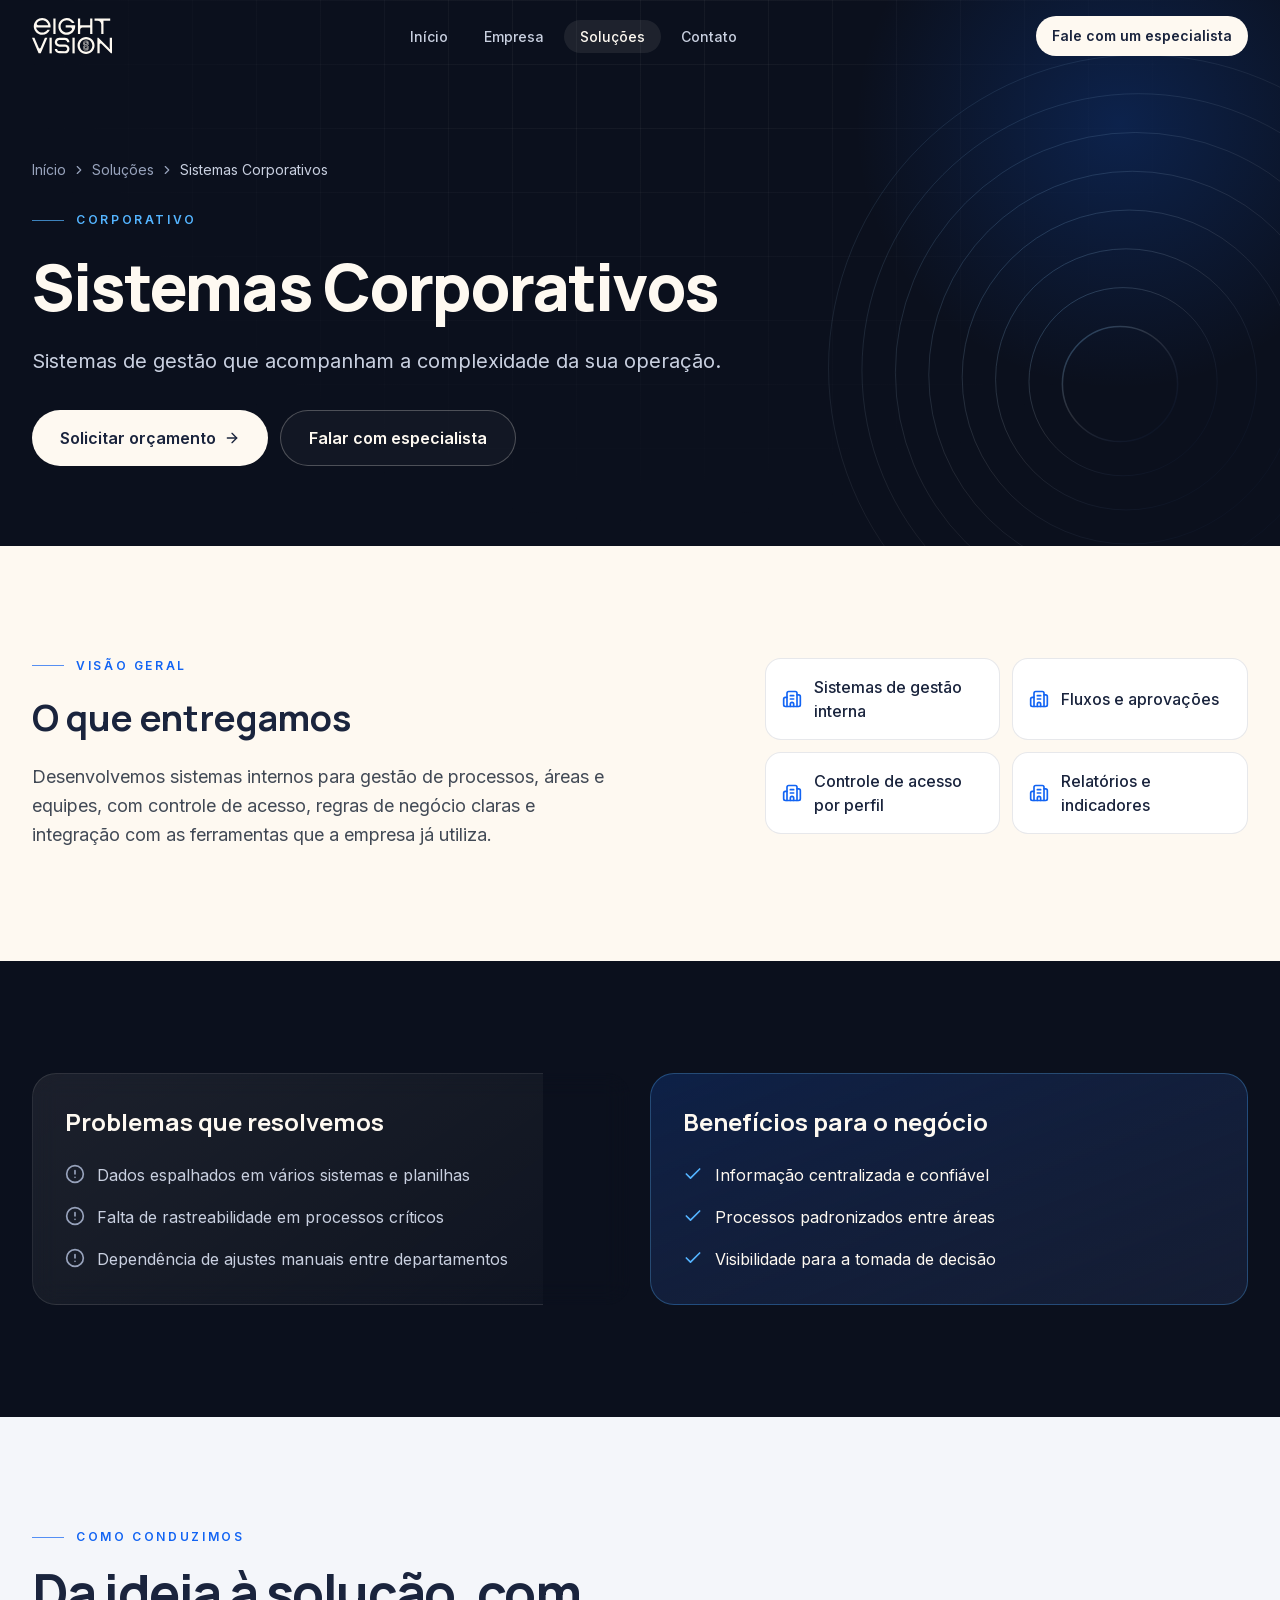
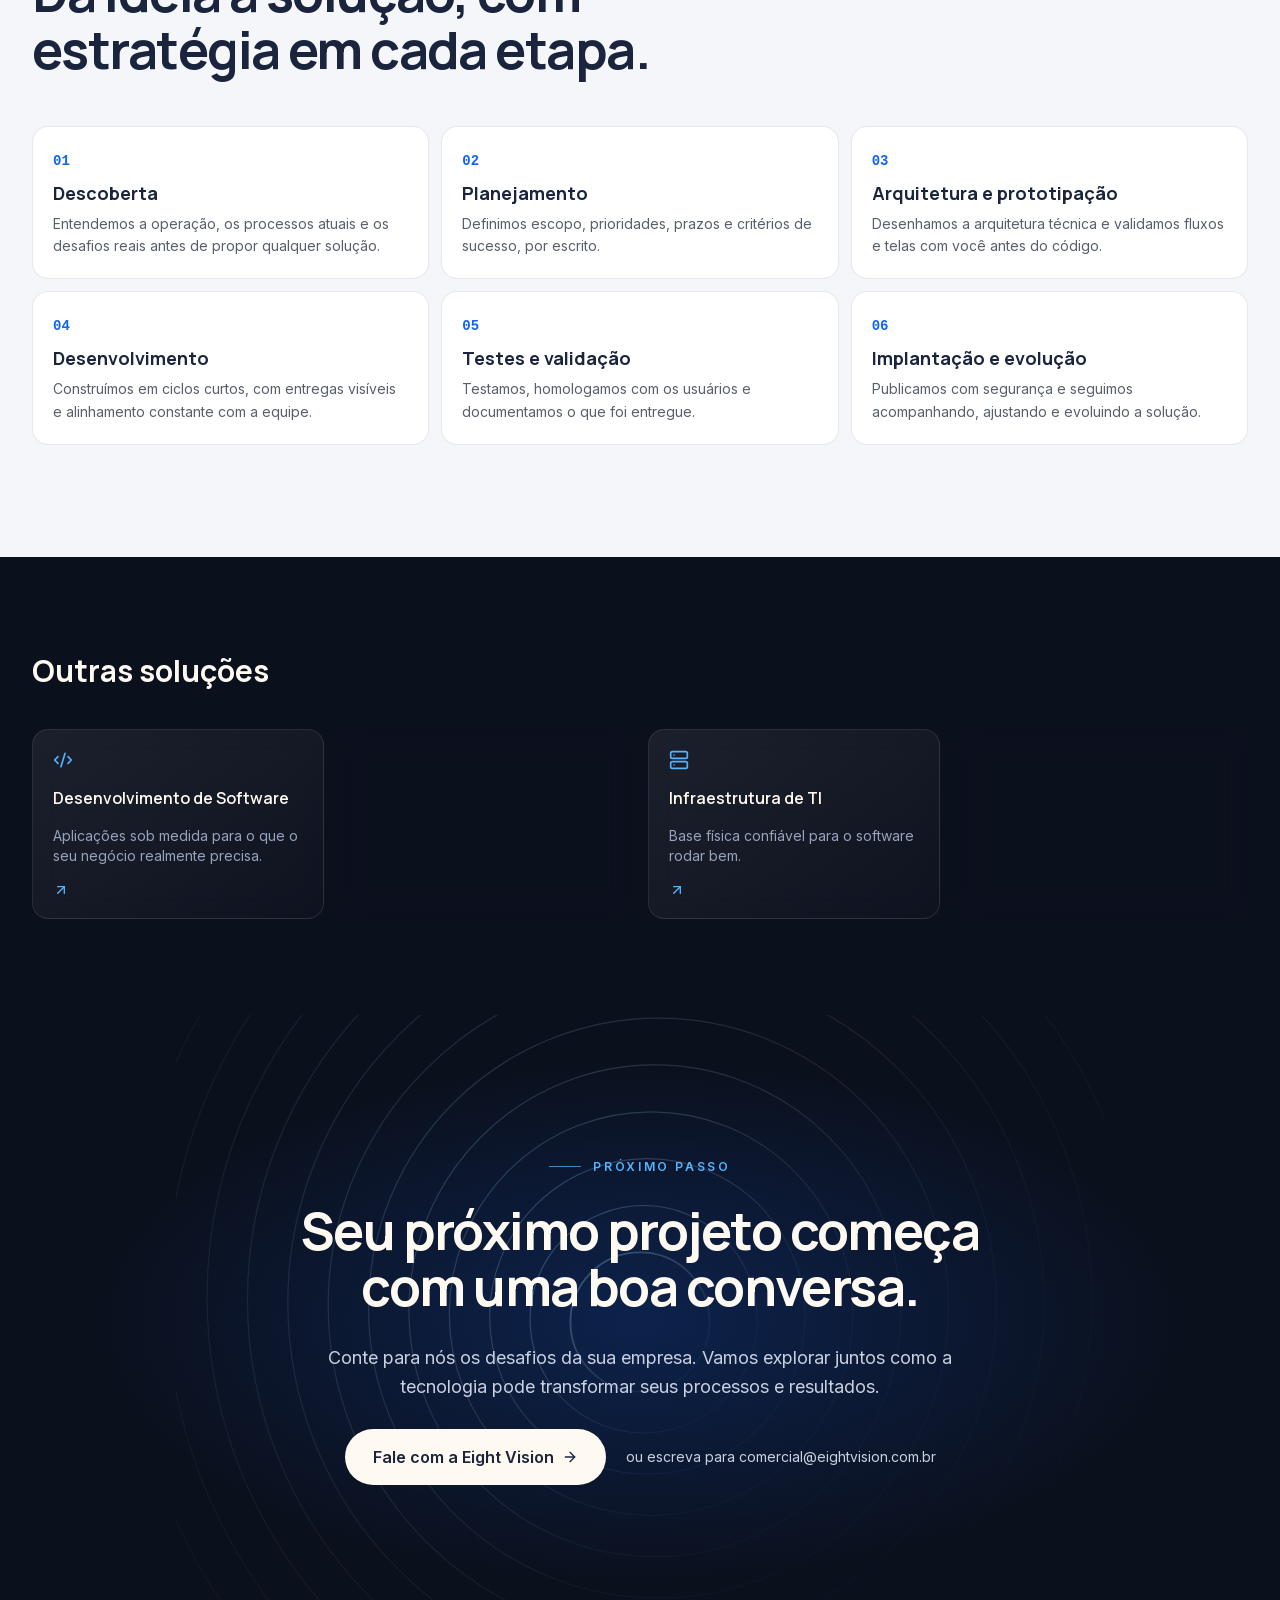
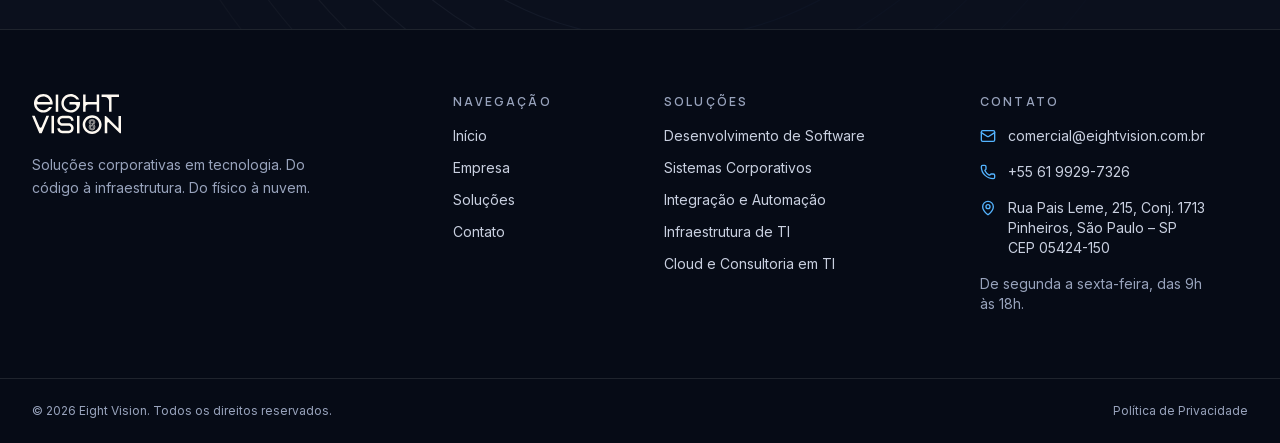
<file: solucoes/sistemas-corporativos/index.html>
<!DOCTYPE html><html lang="pt-BR" class="_0bjUvq_variable i_b1Kq_variable"><head><meta charSet="utf-8"/><meta name="viewport" content="width=device-width, initial-scale=1"/><link rel="preload" href="/_next/static/media/07c7676b89ed2778-s.p.2bn3s6zvc0dyp.woff2" as="font" crossorigin="" type="font/woff2"/><link rel="preload" href="/_next/static/media/82450a180bcad83c-s.p.0p-wng2nn8o-p.woff2" as="font" crossorigin="" type="font/woff2"/><link rel="preload" as="image" href="/brand/logo-marfim.svg"/><link rel="stylesheet" href="/_next/static/chunks/24tjcp1nod15t.css" data-precedence="next"/><link rel="preload" as="script" fetchPriority="low" href="/_next/static/chunks/1pcw6gskne7pf.js"/><script src="/_next/static/chunks/1wnov70f88xjy.js" async=""></script><script src="/_next/static/chunks/2pffymnt3iag4.js" async=""></script><script src="/_next/static/chunks/0c98xzjfks9hq.js" async=""></script><script src="/_next/static/chunks/turbopack-077hmtqrhcoji.js" async=""></script><script src="/_next/static/chunks/132k7-krhf-1y.js" async=""></script><script src="/_next/static/chunks/42tpt-6szlcco.js" async=""></script><script src="/_next/static/chunks/1mutniqr9ldpt.js" async=""></script><meta name="next-size-adjust" content=""/><meta name="theme-color" content="#0B101D"/><meta name="color-scheme" content="dark"/><title>Sistemas Corporativos | Eight Vision</title><meta name="description" content="Sistemas de gestão que acompanham a complexidade da sua operação. Desenvolvemos sistemas internos para gestão de processos, áreas e equipes, com controle de a"/><meta name="application-name" content="Eight Vision"/><link rel="canonical" href="https://www.eightvision.com.br/solucoes/sistemas-corporativos/"/><meta name="format-detection" content="telephone=no"/><meta property="og:title" content="Sistemas Corporativos | Eight Vision"/><meta property="og:description" content="Sistemas de gestão que acompanham a complexidade da sua operação. Desenvolvemos sistemas internos para gestão de processos, áreas e equipes, com controle de a"/><meta property="og:url" content="https://www.eightvision.com.br/solucoes/sistemas-corporativos/"/><meta property="og:site_name" content="Eight Vision"/><meta property="og:locale" content="pt_BR"/><meta property="og:image" content="https://www.eightvision.com.br/og.png"/><meta property="og:image:width" content="1200"/><meta property="og:image:height" content="630"/><meta property="og:image:alt" content="Eight Vision"/><meta property="og:type" content="website"/><meta name="twitter:card" content="summary_large_image"/><meta name="twitter:title" content="Sistemas Corporativos | Eight Vision"/><meta name="twitter:description" content="Sistemas de gestão que acompanham a complexidade da sua operação. Desenvolvemos sistemas internos para gestão de processos, áreas e equipes, com controle de a"/><meta name="twitter:image" content="https://www.eightvision.com.br/og.png"/><meta name="twitter:image:alt" content="Eight Vision"/><meta name="twitter:image:width" content="1200"/><meta name="twitter:image:height" content="630"/><link rel="icon" href="/icon.svg?icon.1qi4dii-uhlpd.svg" sizes="any" type="image/svg+xml"/><script src="/_next/static/chunks/0cz1d0mv5g_q7.js" noModule=""></script></head><body><div hidden=""><!--$--><!--/$--></div><a href="#conteudo" class="sr-only focus:not-sr-only focus:fixed focus:top-3 focus:left-3 focus:z-[60] focus:rounded-full focus:bg-ivory focus:px-5 focus:py-3 focus:text-navy-700">Pular para o conteúdo</a><header class="fixed inset-x-0 top-0 z-50 transition-[background-color,border-color,backdrop-filter] duration-300 border-b border-transparent"><div class="mx-auto w-full max-w-7xl px-5 sm:px-8 flex h-18 items-center justify-between gap-6"><a aria-label="Eight Vision — página inicial" class="rounded-md text-ivory" href="/"><img src="/brand/logo-marfim.svg" alt="" width="1327" height="599" class="w-auto h-8 sm:h-9" decoding="async"/></a><nav aria-label="Principal" class="hidden md:block"><ul class="flex items-center gap-1"><li><a class="rounded-full px-4 py-2 text-sm font-medium transition-colors text-fog-300 hover:text-ivory" href="/">Início</a></li><li><a class="rounded-full px-4 py-2 text-sm font-medium transition-colors text-fog-300 hover:text-ivory" href="/sobre/">Empresa</a></li><li><a aria-current="page" class="rounded-full px-4 py-2 text-sm font-medium transition-colors bg-ivory/[0.08] text-ivory" href="/solucoes/">Soluções</a></li><li><a class="rounded-full px-4 py-2 text-sm font-medium transition-colors text-fog-300 hover:text-ivory" href="/contato/">Contato</a></li></ul></nav><div class="flex items-center gap-2"><a data-track="cta_header" class="group/button relative shrink-0 items-center justify-center gap-2 rounded-full font-semibold whitespace-nowrap transition-[background-color,color,box-shadow,transform] duration-200 ease-out-soft select-none active:scale-[0.98] disabled:pointer-events-none disabled:opacity-60 [&amp;_svg]:size-4 [&amp;_svg]:shrink-0 bg-ivory text-navy-700 shadow-[0_0_0_0_rgb(84_180_255/0)] hover:bg-white hover:shadow-[0_8px_32px_-6px_rgb(84_180_255/0.55)] h-10 px-4 text-sm hidden sm:inline-flex" href="/contato/">Fale com um especialista</a><button class="group/button relative inline-flex shrink-0 items-center justify-center gap-2 rounded-full font-semibold whitespace-nowrap transition-[background-color,color,box-shadow,transform] duration-200 ease-out-soft select-none active:scale-[0.98] disabled:pointer-events-none disabled:opacity-60 [&amp;_svg]:size-4 [&amp;_svg]:shrink-0 text-ivory hover:bg-ivory/[0.06] size-11 md:hidden" aria-expanded="false" aria-controls="mobile-menu" aria-label="Abrir menu"><svg xmlns="http://www.w3.org/2000/svg" width="24" height="24" viewBox="0 0 24 24" fill="none" stroke="currentColor" stroke-width="2" stroke-linecap="round" stroke-linejoin="round" class="lucide lucide-menu" aria-hidden="true"><path d="M4 5h16"></path><path d="M4 12h16"></path><path d="M4 19h16"></path></svg></button></div></div><div id="mobile-menu" hidden="" class="h-[calc(100dvh-4.5rem)] overflow-y-auto border-t border-ivory/10 bg-navy-900 md:hidden"><div class="mx-auto w-full max-w-7xl px-5 sm:px-8 flex h-full flex-col justify-between py-8"><nav aria-label="Menu móvel"><ul class="flex flex-col"><li class="border-b border-ivory/10"><a class="flex min-h-16 items-center font-display text-2xl font-semibold text-ivory" href="/">Início</a></li><li class="border-b border-ivory/10"><a class="flex min-h-16 items-center font-display text-2xl font-semibold text-ivory" href="/sobre/">Empresa</a></li><li class="border-b border-ivory/10"><a aria-current="page" class="flex min-h-16 items-center font-display text-2xl font-semibold text-ivory" href="/solucoes/">Soluções</a></li><li class="border-b border-ivory/10"><a class="flex min-h-16 items-center font-display text-2xl font-semibold text-ivory" href="/contato/">Contato</a></li></ul></nav><a data-track="cta_mobile_menu" class="group/button relative inline-flex shrink-0 items-center justify-center gap-2 rounded-full font-semibold whitespace-nowrap transition-[background-color,color,box-shadow,transform] duration-200 ease-out-soft select-none active:scale-[0.98] disabled:pointer-events-none disabled:opacity-60 [&amp;_svg]:size-4 [&amp;_svg]:shrink-0 bg-ivory text-navy-700 shadow-[0_0_0_0_rgb(84_180_255/0)] hover:bg-white hover:shadow-[0_8px_32px_-6px_rgb(84_180_255/0.55)] h-14 px-7 text-base w-full" href="/contato/">Fale com um especialista</a></div></div></header><main id="conteudo"><section class="relative isolate overflow-hidden pt-32 pb-16 sm:pt-40 sm:pb-20"><div class="bg-grid absolute inset-0 -z-10 [mask-image:radial-gradient(ellipse_at_top,black_15%,transparent_70%)]"></div><div class="absolute top-[-30%] right-[-10%] -z-10 h-[36rem] w-[36rem] rounded-full bg-[radial-gradient(circle,rgb(18_100_243/0.22),transparent_65%)]"></div><svg viewBox="0 0 800 800" fill="none" aria-hidden="true" class="pointer-events-none absolute top-0 right-[-22rem] -z-10 w-[48rem] opacity-35 sm:right-[-14rem]"><defs><linearGradient id="rings-stroke-8" x1="0" y1="0" x2="1" y2="1"><stop offset="0" stop-color="#54B4FF" stop-opacity="0.9"></stop><stop offset="0.45" stop-color="#FEF9F1" stop-opacity="0.35"></stop><stop offset="1" stop-color="#1264F3" stop-opacity="0.05"></stop></linearGradient></defs><circle cx="400" cy="400" r="60" stroke="url(#rings-stroke-8)" stroke-width="1.6" stroke-opacity="1"></circle><circle cx="403.2" cy="397.6" r="98" stroke="url(#rings-stroke-8)" stroke-width="1" stroke-opacity="0.925"></circle><circle cx="406.4" cy="395.2" r="136" stroke="url(#rings-stroke-8)" stroke-width="1" stroke-opacity="0.85"></circle><circle cx="409.6" cy="392.8" r="174" stroke="url(#rings-stroke-8)" stroke-width="1" stroke-opacity="0.775"></circle><circle cx="412.8" cy="390.4" r="212" stroke="url(#rings-stroke-8)" stroke-width="1" stroke-opacity="0.7"></circle><circle cx="416" cy="388" r="250" stroke="url(#rings-stroke-8)" stroke-width="1" stroke-opacity="0.625"></circle><circle cx="419.2" cy="385.6" r="288" stroke="url(#rings-stroke-8)" stroke-width="1" stroke-opacity="0.55"></circle><circle cx="422.4" cy="383.2" r="326" stroke="url(#rings-stroke-8)" stroke-width="1" stroke-opacity="0.475"></circle></svg><div class="mx-auto w-full max-w-7xl px-5 sm:px-8 flex flex-col gap-8"><nav aria-label="Trilha de navegação"><ol class="flex flex-wrap items-center gap-1.5 text-sm text-fog-500"><li class="flex items-center gap-1.5"><a class="hover:text-ivory" href="/">Início</a><svg xmlns="http://www.w3.org/2000/svg" width="24" height="24" viewBox="0 0 24 24" fill="none" stroke="currentColor" stroke-width="2" stroke-linecap="round" stroke-linejoin="round" class="lucide lucide-chevron-right size-3.5" aria-hidden="true"><path d="m9 18 6-6-6-6"></path></svg></li><li class="flex items-center gap-1.5"><a class="hover:text-ivory" href="/solucoes/">Soluções</a><svg xmlns="http://www.w3.org/2000/svg" width="24" height="24" viewBox="0 0 24 24" fill="none" stroke="currentColor" stroke-width="2" stroke-linecap="round" stroke-linejoin="round" class="lucide lucide-chevron-right size-3.5" aria-hidden="true"><path d="m9 18 6-6-6-6"></path></svg></li><li class="flex items-center gap-1.5"><span aria-current="page" class="text-fog-300">Sistemas Corporativos</span></li></ol></nav><div class="flex max-w-3xl flex-col gap-6"><p class="eyebrow">Corporativo</p><h1 class="text-headline font-extrabold sm:text-[clamp(2.5rem,1.6rem+3vw,4rem)]">Sistemas Corporativos</h1><p class="text-lg leading-relaxed text-fog-300 sm:text-xl">Sistemas de gestão que acompanham a complexidade da sua operação.</p></div><div class="flex flex-col gap-3 sm:flex-row"><a data-track="cta_servico_orcamento" class="group/button relative inline-flex shrink-0 items-center justify-center gap-2 rounded-full font-semibold whitespace-nowrap transition-[background-color,color,box-shadow,transform] duration-200 ease-out-soft select-none active:scale-[0.98] disabled:pointer-events-none disabled:opacity-60 [&amp;_svg]:size-4 [&amp;_svg]:shrink-0 bg-ivory text-navy-700 shadow-[0_0_0_0_rgb(84_180_255/0)] hover:bg-white hover:shadow-[0_8px_32px_-6px_rgb(84_180_255/0.55)] h-14 px-7 text-base" href="/contato/?servico=sistemas-corporativos">Solicitar orçamento<svg xmlns="http://www.w3.org/2000/svg" width="24" height="24" viewBox="0 0 24 24" fill="none" stroke="currentColor" stroke-width="2" stroke-linecap="round" stroke-linejoin="round" class="lucide lucide-arrow-right" aria-hidden="true"><path d="M5 12h14"></path><path d="m12 5 7 7-7 7"></path></svg></a><a data-track="cta_servico_especialista" class="group/button relative inline-flex shrink-0 items-center justify-center gap-2 rounded-full font-semibold whitespace-nowrap transition-[background-color,color,box-shadow,transform] duration-200 ease-out-soft select-none active:scale-[0.98] disabled:pointer-events-none disabled:opacity-60 [&amp;_svg]:size-4 [&amp;_svg]:shrink-0 border border-ivory/25 bg-ivory/[0.03] text-ivory hover:border-ivory/50 hover:bg-ivory/[0.07] h-14 px-7 text-base" href="/contato/">Falar com especialista</a></div></div><script type="application/ld+json">{"@context":"https://schema.org","@type":"BreadcrumbList","itemListElement":[{"@type":"ListItem","position":1,"name":"Início","item":"https://www.eightvision.com.br/"},{"@type":"ListItem","position":2,"name":"Soluções","item":"https://www.eightvision.com.br/solucoes/"},{"@type":"ListItem","position":3,"name":"Sistemas Corporativos","item":"https://www.eightvision.com.br/solucoes/sistemas-corporativos/"}]}</script></section><section aria-labelledby="visao-title" class="surface-light py-24 sm:py-28"><div class="mx-auto w-full max-w-7xl px-5 sm:px-8 grid gap-12 lg:grid-cols-12 lg:gap-10"><div class="flex flex-col gap-6 lg:col-span-6"><p class="eyebrow">Visão geral</p><h2 id="visao-title" class="text-3xl font-bold sm:text-4xl">O que entregamos</h2><p class="text-lg leading-relaxed text-graphite/85">Desenvolvemos sistemas internos para gestão de processos, áreas e equipes, com controle de acesso, regras de negócio claras e integração com as ferramentas que a empresa já utiliza.</p></div><div class="lg:col-span-5 lg:col-start-8"><ul class="grid gap-3 sm:grid-cols-2"><li class="flex items-center gap-3 rounded-2xl border border-navy-700/10 bg-white px-4 py-4 font-medium text-navy-700"><svg xmlns="http://www.w3.org/2000/svg" width="24" height="24" viewBox="0 0 24 24" fill="none" stroke="currentColor" stroke-width="2" stroke-linecap="round" stroke-linejoin="round" class="lucide lucide-building-complex lucide-building-2 size-5 shrink-0 text-signal-500" aria-hidden="true"><path d="M10 12h4"></path><path d="M10 8h4"></path><path d="M14 21v-3a2 2 0 0 0-4 0v3"></path><path d="M6 10H4a2 2 0 0 0-2 2v7a2 2 0 0 0 2 2h16a2 2 0 0 0 2-2V9a2 2 0 0 0-2-2h-2"></path><path d="M6 21V5a2 2 0 0 1 2-2h8a2 2 0 0 1 2 2v16"></path></svg>Sistemas de gestão interna</li><li class="flex items-center gap-3 rounded-2xl border border-navy-700/10 bg-white px-4 py-4 font-medium text-navy-700"><svg xmlns="http://www.w3.org/2000/svg" width="24" height="24" viewBox="0 0 24 24" fill="none" stroke="currentColor" stroke-width="2" stroke-linecap="round" stroke-linejoin="round" class="lucide lucide-building-complex lucide-building-2 size-5 shrink-0 text-signal-500" aria-hidden="true"><path d="M10 12h4"></path><path d="M10 8h4"></path><path d="M14 21v-3a2 2 0 0 0-4 0v3"></path><path d="M6 10H4a2 2 0 0 0-2 2v7a2 2 0 0 0 2 2h16a2 2 0 0 0 2-2V9a2 2 0 0 0-2-2h-2"></path><path d="M6 21V5a2 2 0 0 1 2-2h8a2 2 0 0 1 2 2v16"></path></svg>Fluxos e aprovações</li><li class="flex items-center gap-3 rounded-2xl border border-navy-700/10 bg-white px-4 py-4 font-medium text-navy-700"><svg xmlns="http://www.w3.org/2000/svg" width="24" height="24" viewBox="0 0 24 24" fill="none" stroke="currentColor" stroke-width="2" stroke-linecap="round" stroke-linejoin="round" class="lucide lucide-building-complex lucide-building-2 size-5 shrink-0 text-signal-500" aria-hidden="true"><path d="M10 12h4"></path><path d="M10 8h4"></path><path d="M14 21v-3a2 2 0 0 0-4 0v3"></path><path d="M6 10H4a2 2 0 0 0-2 2v7a2 2 0 0 0 2 2h16a2 2 0 0 0 2-2V9a2 2 0 0 0-2-2h-2"></path><path d="M6 21V5a2 2 0 0 1 2-2h8a2 2 0 0 1 2 2v16"></path></svg>Controle de acesso por perfil</li><li class="flex items-center gap-3 rounded-2xl border border-navy-700/10 bg-white px-4 py-4 font-medium text-navy-700"><svg xmlns="http://www.w3.org/2000/svg" width="24" height="24" viewBox="0 0 24 24" fill="none" stroke="currentColor" stroke-width="2" stroke-linecap="round" stroke-linejoin="round" class="lucide lucide-building-complex lucide-building-2 size-5 shrink-0 text-signal-500" aria-hidden="true"><path d="M10 12h4"></path><path d="M10 8h4"></path><path d="M14 21v-3a2 2 0 0 0-4 0v3"></path><path d="M6 10H4a2 2 0 0 0-2 2v7a2 2 0 0 0 2 2h16a2 2 0 0 0 2-2V9a2 2 0 0 0-2-2h-2"></path><path d="M6 21V5a2 2 0 0 1 2-2h8a2 2 0 0 1 2 2v16"></path></svg>Relatórios e indicadores</li></ul></div></div></section><section aria-label="Problemas e benefícios" class="py-24 sm:py-28"><div class="mx-auto w-full max-w-7xl px-5 sm:px-8 grid gap-5 md:grid-cols-2"><div style="opacity:0;transform:translateY(24px)"><div class="glass flex h-full flex-col gap-6 rounded-3xl p-8"><h2 class="text-2xl font-bold">Problemas que resolvemos</h2><ul class="flex flex-col gap-4"><li class="flex gap-3 leading-relaxed text-fog-300"><svg xmlns="http://www.w3.org/2000/svg" width="24" height="24" viewBox="0 0 24 24" fill="none" stroke="currentColor" stroke-width="2" stroke-linecap="round" stroke-linejoin="round" class="lucide lucide-circle-alert lucide-alert-circle mt-0.5 size-5 shrink-0 text-fog-500" aria-hidden="true"><circle cx="12" cy="12" r="10"></circle><line x1="12" x2="12" y1="8" y2="12"></line><line x1="12" x2="12.01" y1="16" y2="16"></line></svg>Dados espalhados em vários sistemas e planilhas</li><li class="flex gap-3 leading-relaxed text-fog-300"><svg xmlns="http://www.w3.org/2000/svg" width="24" height="24" viewBox="0 0 24 24" fill="none" stroke="currentColor" stroke-width="2" stroke-linecap="round" stroke-linejoin="round" class="lucide lucide-circle-alert lucide-alert-circle mt-0.5 size-5 shrink-0 text-fog-500" aria-hidden="true"><circle cx="12" cy="12" r="10"></circle><line x1="12" x2="12" y1="8" y2="12"></line><line x1="12" x2="12.01" y1="16" y2="16"></line></svg>Falta de rastreabilidade em processos críticos</li><li class="flex gap-3 leading-relaxed text-fog-300"><svg xmlns="http://www.w3.org/2000/svg" width="24" height="24" viewBox="0 0 24 24" fill="none" stroke="currentColor" stroke-width="2" stroke-linecap="round" stroke-linejoin="round" class="lucide lucide-circle-alert lucide-alert-circle mt-0.5 size-5 shrink-0 text-fog-500" aria-hidden="true"><circle cx="12" cy="12" r="10"></circle><line x1="12" x2="12" y1="8" y2="12"></line><line x1="12" x2="12.01" y1="16" y2="16"></line></svg>Dependência de ajustes manuais entre departamentos</li></ul></div></div><div style="opacity:0;transform:translateY(24px)"><div class="flex h-full flex-col gap-6 rounded-3xl border border-signal-300/30 bg-gradient-to-br from-signal-500/20 to-navy-800 p-8"><h2 class="text-2xl font-bold">Benefícios para o negócio</h2><ul class="flex flex-col gap-4"><li class="flex gap-3 leading-relaxed text-ivory"><svg xmlns="http://www.w3.org/2000/svg" width="24" height="24" viewBox="0 0 24 24" fill="none" stroke="currentColor" stroke-width="2" stroke-linecap="round" stroke-linejoin="round" class="lucide lucide-check mt-0.5 size-5 shrink-0 text-signal-300" aria-hidden="true"><path d="M20 6 9 17l-5-5"></path></svg>Informação centralizada e confiável</li><li class="flex gap-3 leading-relaxed text-ivory"><svg xmlns="http://www.w3.org/2000/svg" width="24" height="24" viewBox="0 0 24 24" fill="none" stroke="currentColor" stroke-width="2" stroke-linecap="round" stroke-linejoin="round" class="lucide lucide-check mt-0.5 size-5 shrink-0 text-signal-300" aria-hidden="true"><path d="M20 6 9 17l-5-5"></path></svg>Processos padronizados entre áreas</li><li class="flex gap-3 leading-relaxed text-ivory"><svg xmlns="http://www.w3.org/2000/svg" width="24" height="24" viewBox="0 0 24 24" fill="none" stroke="currentColor" stroke-width="2" stroke-linecap="round" stroke-linejoin="round" class="lucide lucide-check mt-0.5 size-5 shrink-0 text-signal-300" aria-hidden="true"><path d="M20 6 9 17l-5-5"></path></svg>Visibilidade para a tomada de decisão</li></ul></div></div></div></section><section aria-labelledby="etapas-title" class="surface-light bg-mist py-24 sm:py-28"><div class="mx-auto w-full max-w-7xl px-5 sm:px-8 flex flex-col gap-12"><div class="flex max-w-3xl flex-col gap-5"><p class="eyebrow">Como conduzimos</p><h2 id="etapas-title" class="text-headline font-bold">Da ideia à solução, com estratégia em cada etapa.</h2></div><ol class="grid gap-3 sm:grid-cols-2 lg:grid-cols-3"><li class="rounded-2xl border border-navy-700/10 bg-white p-5"><span class="font-mono text-sm font-semibold text-signal-500">01</span><h3 class="mt-2 text-lg font-bold">Descoberta</h3><p class="mt-1.5 text-sm leading-relaxed text-graphite/75">Entendemos a operação, os processos atuais e os desafios reais antes de propor qualquer solução.</p></li><li class="rounded-2xl border border-navy-700/10 bg-white p-5"><span class="font-mono text-sm font-semibold text-signal-500">02</span><h3 class="mt-2 text-lg font-bold">Planejamento</h3><p class="mt-1.5 text-sm leading-relaxed text-graphite/75">Definimos escopo, prioridades, prazos e critérios de sucesso, por escrito.</p></li><li class="rounded-2xl border border-navy-700/10 bg-white p-5"><span class="font-mono text-sm font-semibold text-signal-500">03</span><h3 class="mt-2 text-lg font-bold">Arquitetura e prototipação</h3><p class="mt-1.5 text-sm leading-relaxed text-graphite/75">Desenhamos a arquitetura técnica e validamos fluxos e telas com você antes do código.</p></li><li class="rounded-2xl border border-navy-700/10 bg-white p-5"><span class="font-mono text-sm font-semibold text-signal-500">04</span><h3 class="mt-2 text-lg font-bold">Desenvolvimento</h3><p class="mt-1.5 text-sm leading-relaxed text-graphite/75">Construímos em ciclos curtos, com entregas visíveis e alinhamento constante com a equipe.</p></li><li class="rounded-2xl border border-navy-700/10 bg-white p-5"><span class="font-mono text-sm font-semibold text-signal-500">05</span><h3 class="mt-2 text-lg font-bold">Testes e validação</h3><p class="mt-1.5 text-sm leading-relaxed text-graphite/75">Testamos, homologamos com os usuários e documentamos o que foi entregue.</p></li><li class="rounded-2xl border border-navy-700/10 bg-white p-5"><span class="font-mono text-sm font-semibold text-signal-500">06</span><h3 class="mt-2 text-lg font-bold">Implantação e evolução</h3><p class="mt-1.5 text-sm leading-relaxed text-graphite/75">Publicamos com segurança e seguimos acompanhando, ajustando e evoluindo a solução.</p></li></ol></div></section><section aria-labelledby="outras-title" class="py-24"><div class="mx-auto w-full max-w-7xl px-5 sm:px-8 flex flex-col gap-10"><h2 id="outras-title" class="text-2xl font-bold sm:text-3xl">Outras soluções</h2><ul class="grid gap-4 sm:grid-cols-2 lg:grid-cols-4"><li><a class="group glass flex h-full flex-col gap-4 rounded-2xl p-5 transition-colors hover:border-signal-300/40" href="/solucoes/desenvolvimento-de-software/"><svg xmlns="http://www.w3.org/2000/svg" width="24" height="24" viewBox="0 0 24 24" fill="none" stroke="currentColor" stroke-width="2" stroke-linecap="round" stroke-linejoin="round" class="lucide lucide-code-xml lucide-code-2 size-5 text-signal-300" aria-hidden="true"><path d="m18 16 4-4-4-4"></path><path d="m6 8-4 4 4 4"></path><path d="m14.5 4-5 16"></path></svg><span class="font-display font-semibold text-ivory">Desenvolvimento de Software</span><span class="text-sm text-fog-500">Aplicações sob medida para o que o seu negócio realmente precisa.</span><svg xmlns="http://www.w3.org/2000/svg" width="24" height="24" viewBox="0 0 24 24" fill="none" stroke="currentColor" stroke-width="2" stroke-linecap="round" stroke-linejoin="round" class="lucide lucide-arrow-up-right mt-auto size-4 text-signal-300 transition-transform group-hover:translate-x-0.5 group-hover:-translate-y-0.5" aria-hidden="true"><path d="M7 7h10v10"></path><path d="M7 17 17 7"></path></svg></a></li><li><a class="group glass flex h-full flex-col gap-4 rounded-2xl p-5 transition-colors hover:border-signal-300/40" href="/solucoes/integracao-e-automacao/"><svg xmlns="http://www.w3.org/2000/svg" width="24" height="24" viewBox="0 0 24 24" fill="none" stroke="currentColor" stroke-width="2" stroke-linecap="round" stroke-linejoin="round" class="lucide lucide-workflow size-5 text-signal-300" aria-hidden="true"><rect width="8" height="8" x="3" y="3" rx="2"></rect><path d="M7 11v4a2 2 0 0 0 2 2h4"></path><rect width="8" height="8" x="13" y="13" rx="2"></rect></svg><span class="font-display font-semibold text-ivory">Integração e Automação</span><span class="text-sm text-fog-500">Sistemas que conversam entre si, sem retrabalho.</span><svg xmlns="http://www.w3.org/2000/svg" width="24" height="24" viewBox="0 0 24 24" fill="none" stroke="currentColor" stroke-width="2" stroke-linecap="round" stroke-linejoin="round" class="lucide lucide-arrow-up-right mt-auto size-4 text-signal-300 transition-transform group-hover:translate-x-0.5 group-hover:-translate-y-0.5" aria-hidden="true"><path d="M7 7h10v10"></path><path d="M7 17 17 7"></path></svg></a></li><li><a class="group glass flex h-full flex-col gap-4 rounded-2xl p-5 transition-colors hover:border-signal-300/40" href="/solucoes/infraestrutura-de-ti/"><svg xmlns="http://www.w3.org/2000/svg" width="24" height="24" viewBox="0 0 24 24" fill="none" stroke="currentColor" stroke-width="2" stroke-linecap="round" stroke-linejoin="round" class="lucide lucide-server size-5 text-signal-300" aria-hidden="true"><rect width="20" height="8" x="2" y="2" rx="2" ry="2"></rect><rect width="20" height="8" x="2" y="14" rx="2" ry="2"></rect><line x1="6" x2="6.01" y1="6" y2="6"></line><line x1="6" x2="6.01" y1="18" y2="18"></line></svg><span class="font-display font-semibold text-ivory">Infraestrutura de TI</span><span class="text-sm text-fog-500">Base física confiável para o software rodar bem.</span><svg xmlns="http://www.w3.org/2000/svg" width="24" height="24" viewBox="0 0 24 24" fill="none" stroke="currentColor" stroke-width="2" stroke-linecap="round" stroke-linejoin="round" class="lucide lucide-arrow-up-right mt-auto size-4 text-signal-300 transition-transform group-hover:translate-x-0.5 group-hover:-translate-y-0.5" aria-hidden="true"><path d="M7 7h10v10"></path><path d="M7 17 17 7"></path></svg></a></li><li><a class="group glass flex h-full flex-col gap-4 rounded-2xl p-5 transition-colors hover:border-signal-300/40" href="/solucoes/cloud-e-consultoria/"><svg xmlns="http://www.w3.org/2000/svg" width="24" height="24" viewBox="0 0 24 24" fill="none" stroke="currentColor" stroke-width="2" stroke-linecap="round" stroke-linejoin="round" class="lucide lucide-cloud size-5 text-signal-300" aria-hidden="true"><path d="M17.5 19H9a7 7 0 1 1 6.71-9h1.79a4.5 4.5 0 1 1 0 9Z"></path></svg><span class="font-display font-semibold text-ivory">Cloud e Consultoria em TI</span><span class="text-sm text-fog-500">Publicar, evoluir e decidir com clareza técnica.</span><svg xmlns="http://www.w3.org/2000/svg" width="24" height="24" viewBox="0 0 24 24" fill="none" stroke="currentColor" stroke-width="2" stroke-linecap="round" stroke-linejoin="round" class="lucide lucide-arrow-up-right mt-auto size-4 text-signal-300 transition-transform group-hover:translate-x-0.5 group-hover:-translate-y-0.5" aria-hidden="true"><path d="M7 7h10v10"></path><path d="M7 17 17 7"></path></svg></a></li></ul></div></section><section aria-labelledby="cta-title" class="relative isolate overflow-hidden py-28 sm:py-36"><div class="absolute inset-0 -z-10 bg-[radial-gradient(ellipse_at_center,rgb(18_100_243/0.22),transparent_60%)]"></div><svg viewBox="0 0 800 800" fill="none" aria-hidden="true" class="pointer-events-none absolute top-1/2 left-1/2 -z-10 w-[58rem] max-w-none -translate-x-1/2 -translate-y-1/2 opacity-40"><defs><linearGradient id="rings-stroke-12" x1="0" y1="0" x2="1" y2="1"><stop offset="0" stop-color="#54B4FF" stop-opacity="0.9"></stop><stop offset="0.45" stop-color="#FEF9F1" stop-opacity="0.35"></stop><stop offset="1" stop-color="#1264F3" stop-opacity="0.05"></stop></linearGradient></defs><circle cx="400" cy="400" r="60" stroke="url(#rings-stroke-12)" stroke-width="1.6" stroke-opacity="1"></circle><circle cx="403.2" cy="397.6" r="98" stroke="url(#rings-stroke-12)" stroke-width="1" stroke-opacity="0.925"></circle><circle cx="406.4" cy="395.2" r="136" stroke="url(#rings-stroke-12)" stroke-width="1" stroke-opacity="0.85"></circle><circle cx="409.6" cy="392.8" r="174" stroke="url(#rings-stroke-12)" stroke-width="1" stroke-opacity="0.775"></circle><circle cx="412.8" cy="390.4" r="212" stroke="url(#rings-stroke-12)" stroke-width="1" stroke-opacity="0.7"></circle><circle cx="416" cy="388" r="250" stroke="url(#rings-stroke-12)" stroke-width="1" stroke-opacity="0.625"></circle><circle cx="419.2" cy="385.6" r="288" stroke="url(#rings-stroke-12)" stroke-width="1" stroke-opacity="0.55"></circle><circle cx="422.4" cy="383.2" r="326" stroke="url(#rings-stroke-12)" stroke-width="1" stroke-opacity="0.475"></circle><circle cx="425.6" cy="380.8" r="364" stroke="url(#rings-stroke-12)" stroke-width="1" stroke-opacity="0.4"></circle><circle cx="428.8" cy="378.4" r="402" stroke="url(#rings-stroke-12)" stroke-width="1" stroke-opacity="0.32500000000000007"></circle><circle cx="432" cy="376" r="440" stroke="url(#rings-stroke-12)" stroke-width="1" stroke-opacity="0.25"></circle><circle cx="435.2" cy="373.6" r="478" stroke="url(#rings-stroke-12)" stroke-width="1" stroke-opacity="0.17500000000000004"></circle></svg><div class="mx-auto w-full max-w-7xl px-5 sm:px-8"><div class="mx-auto flex max-w-3xl flex-col items-center gap-7 text-center" style="opacity:0;transform:translateY(24px)"><p class="eyebrow">Próximo passo</p><h2 id="cta-title" class="text-headline font-bold">Seu próximo projeto começa com uma boa conversa.</h2><p class="max-w-2xl text-lg leading-relaxed text-fog-300">Conte para nós os desafios da sua empresa. Vamos explorar juntos como a tecnologia pode transformar seus processos e resultados.</p><div class="flex flex-col items-center gap-5 sm:flex-row"><a data-track="cta_final" class="group/button relative inline-flex shrink-0 items-center justify-center gap-2 rounded-full font-semibold whitespace-nowrap transition-[background-color,color,box-shadow,transform] duration-200 ease-out-soft select-none active:scale-[0.98] disabled:pointer-events-none disabled:opacity-60 [&amp;_svg]:size-4 [&amp;_svg]:shrink-0 bg-ivory text-navy-700 shadow-[0_0_0_0_rgb(84_180_255/0)] hover:bg-white hover:shadow-[0_8px_32px_-6px_rgb(84_180_255/0.55)] h-14 px-7 text-base" href="/contato/">Fale com a Eight Vision<svg xmlns="http://www.w3.org/2000/svg" width="24" height="24" viewBox="0 0 24 24" fill="none" stroke="currentColor" stroke-width="2" stroke-linecap="round" stroke-linejoin="round" class="lucide lucide-arrow-right transition-transform group-hover/button:translate-x-0.5" aria-hidden="true"><path d="M5 12h14"></path><path d="m12 5 7 7-7 7"></path></svg></a><a href="mailto:comercial@eightvision.com.br" data-track="click_email" class="text-sm text-fog-300 underline-offset-4 hover:text-ivory hover:underline">ou escreva para <!-- -->comercial@eightvision.com.br</a></div></div></div></section><script type="application/ld+json">{"@context":"https://schema.org","@type":"Service","name":"Sistemas Corporativos","description":"Desenvolvemos sistemas internos para gestão de processos, áreas e equipes, com controle de acesso, regras de negócio claras e integração com as ferramentas que a empresa já utiliza.","serviceType":"Corporativo","url":"https://www.eightvision.com.br/solucoes/sistemas-corporativos/","provider":{"@id":"https://www.eightvision.com.br/#organization"},"areaServed":{"@type":"Country","name":"Brasil"}}</script><!--$--><!--/$--></main><footer class="border-t border-ivory/10 bg-navy-950 text-sm"><div class="mx-auto w-full max-w-7xl px-5 sm:px-8 grid gap-12 py-16 sm:grid-cols-2 lg:grid-cols-12"><div class="flex flex-col gap-5 lg:col-span-4"><a aria-label="Eight Vision — página inicial" class="w-fit text-ivory" href="/"><img src="/brand/logo-marfim.svg" alt="" width="1327" height="599" class="w-auto h-10" decoding="async"/></a><p class="max-w-xs leading-relaxed text-fog-500">Soluções corporativas em tecnologia<!-- -->. <!-- -->Do código à infraestrutura. Do físico à nuvem.</p></div><nav aria-label="Rodapé — navegação" class="lg:col-span-2"><h2 class="mb-4 text-xs font-semibold tracking-[0.18em] text-fog-500 uppercase">Navegação</h2><ul class="flex flex-col gap-3"><li><a class="text-fog-300 hover:text-ivory" href="/">Início</a></li><li><a class="text-fog-300 hover:text-ivory" href="/sobre/">Empresa</a></li><li><a class="text-fog-300 hover:text-ivory" href="/solucoes/">Soluções</a></li><li><a class="text-fog-300 hover:text-ivory" href="/contato/">Contato</a></li></ul></nav><nav aria-label="Rodapé — soluções" class="lg:col-span-3"><h2 class="mb-4 text-xs font-semibold tracking-[0.18em] text-fog-500 uppercase">Soluções</h2><ul class="flex flex-col gap-3"><li><a class="text-fog-300 hover:text-ivory" href="/solucoes/desenvolvimento-de-software/">Desenvolvimento de Software</a></li><li><a class="text-fog-300 hover:text-ivory" href="/solucoes/sistemas-corporativos/">Sistemas Corporativos</a></li><li><a class="text-fog-300 hover:text-ivory" href="/solucoes/integracao-e-automacao/">Integração e Automação</a></li><li><a class="text-fog-300 hover:text-ivory" href="/solucoes/infraestrutura-de-ti/">Infraestrutura de TI</a></li><li><a class="text-fog-300 hover:text-ivory" href="/solucoes/cloud-e-consultoria/">Cloud e Consultoria em TI</a></li></ul></nav><address class="flex flex-col gap-4 not-italic lg:col-span-3"><h2 class="text-xs font-semibold tracking-[0.18em] text-fog-500 uppercase">Contato</h2><a href="mailto:comercial@eightvision.com.br" data-track="click_email" class="flex items-start gap-3 text-fog-300 hover:text-ivory"><svg xmlns="http://www.w3.org/2000/svg" width="24" height="24" viewBox="0 0 24 24" fill="none" stroke="currentColor" stroke-width="2" stroke-linecap="round" stroke-linejoin="round" class="lucide lucide-mail mt-0.5 size-4 shrink-0 text-signal-300" aria-hidden="true"><path d="m22 7-8.991 5.727a2 2 0 0 1-2.009 0L2 7"></path><rect x="2" y="4" width="20" height="16" rx="2"></rect></svg>comercial@eightvision.com.br</a><a href="tel:+556199297326" data-track="click_phone" class="flex items-start gap-3 text-fog-300 hover:text-ivory"><svg xmlns="http://www.w3.org/2000/svg" width="24" height="24" viewBox="0 0 24 24" fill="none" stroke="currentColor" stroke-width="2" stroke-linecap="round" stroke-linejoin="round" class="lucide lucide-phone mt-0.5 size-4 shrink-0 text-signal-300" aria-hidden="true"><path d="M13.832 16.568a1 1 0 0 0 1.213-.303l.355-.465A2 2 0 0 1 17 15h3a2 2 0 0 1 2 2v3a2 2 0 0 1-2 2A18 18 0 0 1 2 4a2 2 0 0 1 2-2h3a2 2 0 0 1 2 2v3a2 2 0 0 1-.8 1.6l-.468.351a1 1 0 0 0-.292 1.233 14 14 0 0 0 6.392 6.384"></path></svg>+55 61 9929-7326</a><p class="flex items-start gap-3 text-fog-300"><svg xmlns="http://www.w3.org/2000/svg" width="24" height="24" viewBox="0 0 24 24" fill="none" stroke="currentColor" stroke-width="2" stroke-linecap="round" stroke-linejoin="round" class="lucide lucide-map-pin mt-0.5 size-4 shrink-0 text-signal-300" aria-hidden="true"><path d="M20 10c0 4.993-5.539 10.193-7.399 11.799a1 1 0 0 1-1.202 0C9.539 20.193 4 14.993 4 10a8 8 0 0 1 16 0"></path><circle cx="12" cy="10" r="3"></circle></svg><span>Rua Pais Leme, 215, Conj. 1713<br/>Pinheiros<!-- -->, <!-- -->São Paulo<!-- --> – <!-- -->SP<br/>CEP <!-- -->05424-150</span></p><p class="text-fog-500">De segunda a sexta-feira, das 9h às 18h.</p></address></div><div class="mx-auto w-full max-w-7xl px-5 sm:px-8 flex flex-col gap-3 border-t border-ivory/10 py-6 text-xs text-fog-500 sm:flex-row sm:items-center sm:justify-between"><p>© <!-- -->2026<!-- --> <!-- -->Eight Vision<!-- -->. Todos os direitos reservados.</p><a class="hover:text-ivory" href="/privacidade/">Política de Privacidade</a></div></footer><script type="application/ld+json">{"@context":"https://schema.org","@type":"Organization","@id":"https://www.eightvision.com.br/#organization","name":"Eight Vision","url":"https://www.eightvision.com.br","logo":"https://www.eightvision.com.br/brand/logo-navy.svg","description":"A Eight Vision desenvolve softwares, sistemas corporativos, integrações e infraestrutura de TI para empresas que precisam de tecnologia alinhada ao negócio.","email":"comercial@eightvision.com.br","telephone":"+556199297326","address":{"@type":"PostalAddress","streetAddress":"Rua Pais Leme, 215, Conj. 1713","addressLocality":"São Paulo","addressRegion":"SP","postalCode":"05424-150","addressCountry":"BR"},"contactPoint":{"@type":"ContactPoint","contactType":"sales","email":"comercial@eightvision.com.br","telephone":"+556199297326","availableLanguage":["Portuguese"]},"sameAs":[]}</script><script id="_R_">(globalThis["TURBOPACK"] || (globalThis["TURBOPACK"] = [])).push({"otherChunks":["static/chunks/1pcw6gskne7pf.js","static/chunks/1wnov70f88xjy.js","static/chunks/2pffymnt3iag4.js","static/chunks/0c98xzjfks9hq.js"],"runtimeModuleIds":[94553]});</script><script src="/_next/static/chunks/1pcw6gskne7pf.js" async=""></script><script>(self.__next_f=self.__next_f||[]).push([0])</script><script>self.__next_f.push([1,"1:\"$Sreact.fragment\"\n2:\"/_next/static/chunks/132k7-krhf-1y.js\"\n3:\"/_next/static/chunks/42tpt-6szlcco.js\"\n4:I[36746,[\"$2\",\"$3\"],\"MotionProvider\"]\n5:I[49786,[\"$2\",\"$3\"],\"Header\"]\n6:I[39756,[\"$2\",\"$3\"],\"default\"]\n7:I[37457,[\"$2\",\"$3\"],\"default\"]\n8:\"/_next/static/chunks/1mutniqr9ldpt.js\"\n9:I[22016,[\"$2\",\"$3\",\"$8\"],\"\"]\na:I[5014,[\"$2\",\"$3\",\"$8\"],\"default\"]\n16:I[68027,[\"$2\",\"$3\"],\"default\",1]\n:HL[\"/_next/static/chunks/24tjcp1nod15t.css\",\"style\"]\n:HL[\"/_next/static/media/07c7676b89ed2778-s.p.2bn3s6zvc0dyp.woff2\",\"font\",{\"crossOrigin\":\"\",\"type\":\"font/woff2\"}]\n:HL[\"/_next/static/media/82450a180bcad83c-s.p.0p-wng2nn8o-p.woff2\",\"font\",{\"crossOrigin\":\"\",\"type\":\"font/woff2\"}]\n10:X\n13:[[\"children\",{\"s\":\"__PAGE__\",\"h\":512,\"d\":{\"r\":\"$L14\",\"p\":false,\"v\":null}}]]\n11:[[\"children\",{\"s\":{\"n\":\"slug\",\"t\":\"d\",\"k\":\"sistemas-corporativos\",\"s\":[]},\"h\":66048,\"d\":{\"r\":\"$L12\",\"p\":false,\"v\":\"$10\"},\"c\":\"$Q13\"}]]\ne:[[\"children\",{\"s\":\"solucoes\",\"h\":131584,\"d\":{\"r\":\"$Lf\",\"p\":false,\"v\":\"$10\"},\"c\":\"$Q11\"}]]\n"])</script><script>self.__next_f.push([1,"0:{\"P\":null,\"c\":[\"\",\"solucoes\",\"sistemas-corporativos\",\"\"],\"q\":\"\",\"i\":false,\"t\":{\"t\":{\"s\":\"\",\"h\":131600,\"d\":{\"r\":[\"$\",\"$1\",\"c\",{\"children\":[[[\"$\",\"link\",\"0\",{\"rel\":\"stylesheet\",\"href\":\"/_next/static/chunks/24tjcp1nod15t.css\",\"precedence\":\"next\",\"crossOrigin\":\"$undefined\",\"nonce\":\"$undefined\"}],[\"$\",\"script\",\"script-0\",{\"src\":\"/_next/static/chunks/132k7-krhf-1y.js\",\"async\":true,\"nonce\":\"$undefined\"}],[\"$\",\"script\",\"script-1\",{\"src\":\"/_next/static/chunks/42tpt-6szlcco.js\",\"async\":true,\"nonce\":\"$undefined\"}]],[\"$\",\"html\",null,{\"lang\":\"pt-BR\",\"className\":\"_0bjUvq_variable i_b1Kq_variable\",\"children\":[\"$\",\"body\",null,{\"children\":[[\"$\",\"a\",null,{\"href\":\"#conteudo\",\"className\":\"sr-only focus:not-sr-only focus:fixed focus:top-3 focus:left-3 focus:z-[60] focus:rounded-full focus:bg-ivory focus:px-5 focus:py-3 focus:text-navy-700\",\"children\":\"Pular para o conteúdo\"}],[\"$\",\"$L4\",null,{\"children\":[[\"$\",\"$L5\",null,{}],[\"$\",\"main\",null,{\"id\":\"conteudo\",\"children\":[\"$\",\"$L6\",null,{\"parallelRouterKey\":\"children\",\"error\":\"$undefined\",\"errorStyles\":\"$undefined\",\"errorScripts\":\"$undefined\",\"template\":[\"$\",\"$L7\",null,{}],\"templateStyles\":\"$undefined\",\"templateScripts\":\"$undefined\",\"notFound\":[[\"$\",\"section\",null,{\"className\":\"relative isolate flex min-h-[80vh] items-center overflow-hidden pt-32 pb-20\",\"children\":[[\"$\",\"svg\",null,{\"viewBox\":\"0 0 800 800\",\"fill\":\"none\",\"aria-hidden\":\"true\",\"className\":\"pointer-events-none absolute top-1/2 left-1/2 -z-10 w-[52rem] max-w-none -translate-x-1/2 -translate-y-1/2 opacity-30\",\"children\":[[\"$\",\"defs\",null,{\"children\":[\"$\",\"linearGradient\",null,{\"id\":\"rings-stroke-10\",\"x1\":\"0\",\"y1\":\"0\",\"x2\":\"1\",\"y2\":\"1\",\"children\":[[\"$\",\"stop\",null,{\"offset\":\"0\",\"stopColor\":\"#54B4FF\",\"stopOpacity\":\"0.9\"}],[\"$\",\"stop\",null,{\"offset\":\"0.45\",\"stopColor\":\"#FEF9F1\",\"stopOpacity\":\"0.35\"}],[\"$\",\"stop\",null,{\"offset\":\"1\",\"stopColor\":\"#1264F3\",\"stopOpacity\":\"0.05\"}]]}]}],[[\"$\",\"circle\",\"0\",{\"cx\":400,\"cy\":400,\"r\":60,\"stroke\":\"url(#rings-stroke-10)\",\"strokeWidth\":1.6,\"strokeOpacity\":1}],[\"$\",\"circle\",\"1\",{\"cx\":403.2,\"cy\":397.6,\"r\":98,\"stroke\":\"url(#rings-stroke-10)\",\"strokeWidth\":1,\"strokeOpacity\":0.925}],[\"$\",\"circle\",\"2\",{\"cx\":406.4,\"cy\":395.2,\"r\":136,\"stroke\":\"url(#rings-stroke-10)\",\"strokeWidth\":1,\"strokeOpacity\":0.85}],[\"$\",\"circle\",\"3\",{\"cx\":409.6,\"cy\":392.8,\"r\":174,\"stroke\":\"url(#rings-stroke-10)\",\"strokeWidth\":1,\"strokeOpacity\":0.775}],[\"$\",\"circle\",\"4\",{\"cx\":412.8,\"cy\":390.4,\"r\":212,\"stroke\":\"url(#rings-stroke-10)\",\"strokeWidth\":1,\"strokeOpacity\":0.7}],[\"$\",\"circle\",\"5\",{\"cx\":416,\"cy\":388,\"r\":250,\"stroke\":\"url(#rings-stroke-10)\",\"strokeWidth\":1,\"strokeOpacity\":0.625}],[\"$\",\"circle\",\"6\",{\"cx\":419.2,\"cy\":385.6,\"r\":288,\"stroke\":\"url(#rings-stroke-10)\",\"strokeWidth\":1,\"strokeOpacity\":0.55}],[\"$\",\"circle\",\"7\",{\"cx\":422.4,\"cy\":383.2,\"r\":326,\"stroke\":\"url(#rings-stroke-10)\",\"strokeWidth\":1,\"strokeOpacity\":0.475}],[\"$\",\"circle\",\"8\",{\"cx\":425.6,\"cy\":380.8,\"r\":364,\"stroke\":\"url(#rings-stroke-10)\",\"strokeWidth\":1,\"strokeOpacity\":0.4}],[\"$\",\"circle\",\"9\",{\"cx\":428.8,\"cy\":378.4,\"r\":402,\"stroke\":\"url(#rings-stroke-10)\",\"strokeWidth\":1,\"strokeOpacity\":0.32500000000000007}]]]}],[\"$\",\"div\",null,{\"className\":\"mx-auto w-full max-w-7xl px-5 sm:px-8 flex flex-col items-center gap-6 text-center\",\"children\":[[\"$\",\"p\",null,{\"className\":\"font-mono text-sm text-signal-300\",\"children\":\"Erro 404\"}],[\"$\",\"h1\",null,{\"className\":\"text-headline font-extrabold\",\"children\":\"Esta página não existe.\"}],[\"$\",\"p\",null,{\"className\":\"max-w-md text-lg text-fog-300\",\"children\":\"O endereço pode ter mudado ou estar incorreto. Que tal recomeçar pela página inicial?\"}],[\"$\",\"div\",null,{\"className\":\"flex flex-col gap-3 sm:flex-row\",\"children\":[[\"$\",\"$L9\",null,{\"href\":\"/\",\"children\":[[\"$\",\"$La\",null,{\"ref\":\"$undefined\",\"icon\":{\"name\":\"arrow-left\",\"size\":24,\"node\":[[\"path\",{\"d\":\"m12 19-7-7 7-7\",\"key\":\"1l729n\"}],[\"path\",{\"d\":\"M19 12H5\",\"key\":\"x3x0zl\"}]]},\"className\":\"$undefined\"}],\"Voltar ao início\"],\"className\":\"group/button relative inline-flex shrink-0 items-center justify-center gap-2 rounded-full font-semibold whitespace-nowrap transition-[background-color,color,box-shadow,transform] duration-200 ease-out-soft select-none active:scale-[0.98] disabled:pointer-events-none disabled:opacity-60 [\u0026_svg]:size-4 [\u0026_svg]:shrink-0 bg-ivory text-navy-700 shadow-[0_0_0_0_rgb(84_180_255/0)] hover:bg-white hover:shadow-[0_8px_32px_-6px_rgb(84_180_255/0.55)] h-14 px-7 text-base\",\"ref\":null}],[\"$\",\"$L9\",null,{\"href\":\"/contato/\",\"children\":\"Falar com a equipe\",\"className\":\"group/button relative inline-flex shrink-0 items-center justify-center gap-2 rounded-full font-semibold whitespace-nowrap transition-[background-color,color,box-shadow,transform] duration-200 ease-out-soft select-none active:scale-[0.98] disabled:pointer-events-none disabled:opacity-60 [\u0026_svg]:size-4 [\u0026_svg]:shrink-0 border border-ivory/25 bg-ivory/[0.03] text-ivory hover:border-ivory/50 hover:bg-ivory/[0.07] h-14 px-7 text-base\",\"ref\":null}]]}]]}]]}],[]],\"forbidden\":\"$undefined\",\"unauthorized\":\"$undefined\"}]}],\"$Lb\"]}],\"$Lc\",\"$Ld\"]}]}]]}],\"p\":false,\"v\":null},\"c\":\"$Qe\"},\"h\":{\"r\":\"$L15\",\"p\":false,\"v\":null}},\"m\":\"$undefined\",\"G\":[\"$16\",[\"$L17\"]],\"S\":true,\"r\":\"$undefined\",\"s\":\"$undefined\",\"a\":\"$undefined\",\"l\":\"$undefined\",\"p\":\"$undefined\",\"d\":\"$undefined\",\"b\":\"Agz523twkF2modJMcxGia\"}\n"])</script><script>self.__next_f.push([1,"1b:I[95272,[\"$2\",\"$3\"],\"Analytics\"]\n1d:I[97367,[\"$2\",\"$3\"],\"OutletBoundary\"]\n1e:\"$Sreact.suspense\"\n20:\"ViewportBoundary\"\n21:I[97367,[\"$2\",\"$3\"],\"$20\"]\n23:\"MetadataBoundary\"\n24:I[97367,[\"$2\",\"$3\"],\"$23\"]\n:HL[\"/brand/logo-marfim.svg\",\"image\"]\n"])</script><script>self.__next_f.push([1,"b:[\"$\",\"footer\",null,{\"className\":\"border-t border-ivory/10 bg-navy-950 text-sm\",\"children\":[[\"$\",\"div\",null,{\"className\":\"mx-auto w-full max-w-7xl px-5 sm:px-8 grid gap-12 py-16 sm:grid-cols-2 lg:grid-cols-12\",\"children\":[[\"$\",\"div\",null,{\"className\":\"flex flex-col gap-5 lg:col-span-4\",\"children\":[[\"$\",\"$L9\",null,{\"href\":\"/\",\"aria-label\":\"Eight Vision — página inicial\",\"className\":\"w-fit text-ivory\",\"children\":[\"$\",\"img\",null,{\"src\":\"/brand/logo-marfim.svg\",\"alt\":\"\",\"width\":1327,\"height\":599,\"className\":\"w-auto h-10\",\"decoding\":\"async\"}]}],[\"$\",\"p\",null,{\"className\":\"max-w-xs leading-relaxed text-fog-500\",\"children\":[\"Soluções corporativas em tecnologia\",\". \",\"Do código à infraestrutura. Do físico à nuvem.\"]}]]}],[\"$\",\"nav\",null,{\"aria-label\":\"Rodapé — navegação\",\"className\":\"lg:col-span-2\",\"children\":[[\"$\",\"h2\",null,{\"className\":\"mb-4 text-xs font-semibold tracking-[0.18em] text-fog-500 uppercase\",\"children\":\"Navegação\"}],[\"$\",\"ul\",null,{\"className\":\"flex flex-col gap-3\",\"children\":[[\"$\",\"li\",\"/\",{\"children\":[\"$\",\"$L9\",null,{\"href\":\"/\",\"className\":\"text-fog-300 hover:text-ivory\",\"children\":\"Início\"}]}],[\"$\",\"li\",\"/sobre/\",{\"children\":[\"$\",\"$L9\",null,{\"href\":\"/sobre/\",\"className\":\"text-fog-300 hover:text-ivory\",\"children\":\"Empresa\"}]}],[\"$\",\"li\",\"/solucoes/\",{\"children\":[\"$\",\"$L9\",null,{\"href\":\"/solucoes/\",\"className\":\"text-fog-300 hover:text-ivory\",\"children\":\"Soluções\"}]}],[\"$\",\"li\",\"/contato/\",{\"children\":[\"$\",\"$L9\",null,{\"href\":\"/contato/\",\"className\":\"text-fog-300 hover:text-ivory\",\"children\":\"Contato\"}]}]]}]]}],[\"$\",\"nav\",null,{\"aria-label\":\"Rodapé — soluções\",\"className\":\"lg:col-span-3\",\"children\":[[\"$\",\"h2\",null,{\"className\":\"mb-4 text-xs font-semibold tracking-[0.18em] text-fog-500 uppercase\",\"children\":\"Soluções\"}],[\"$\",\"ul\",null,{\"className\":\"flex flex-col gap-3\",\"children\":[[\"$\",\"li\",\"desenvolvimento-de-software\",{\"children\":[\"$\",\"$L9\",null,{\"href\":\"/solucoes/desenvolvimento-de-software/\",\"className\":\"text-fog-300 hover:text-ivory\",\"children\":\"Desenvolvimento de Software\"}]}],[\"$\",\"li\",\"sistemas-corporativos\",{\"children\":[\"$\",\"$L9\",null,{\"href\":\"/solucoes/sistemas-corporativos/\",\"className\":\"text-fog-300 hover:text-ivory\",\"children\":\"Sistemas Corporativos\"}]}],[\"$\",\"li\",\"integracao-e-automacao\",{\"children\":[\"$\",\"$L9\",null,{\"href\":\"/solucoes/integracao-e-automacao/\",\"className\":\"text-fog-300 hover:text-ivory\",\"children\":\"Integração e Automação\"}]}],[\"$\",\"li\",\"infraestrutura-de-ti\",{\"children\":[\"$\",\"$L9\",null,{\"href\":\"/solucoes/infraestrutura-de-ti/\",\"className\":\"text-fog-300 hover:text-ivory\",\"children\":\"Infraestrutura de TI\"}]}],[\"$\",\"li\",\"cloud-e-consultoria\",{\"children\":[\"$\",\"$L9\",null,{\"href\":\"/solucoes/cloud-e-consultoria/\",\"className\":\"text-fog-300 hover:text-ivory\",\"children\":\"Cloud e Consultoria em TI\"}]}]]}]]}],[\"$\",\"address\",null,{\"className\":\"flex flex-col gap-4 not-italic lg:col-span-3\",\"children\":[[\"$\",\"h2\",null,{\"className\":\"text-xs font-semibold tracking-[0.18em] text-fog-500 uppercase\",\"children\":\"Contato\"}],[\"$\",\"a\",null,{\"href\":\"mailto:comercial@eightvision.com.br\",\"data-track\":\"click_email\",\"className\":\"flex items-start gap-3 text-fog-300 hover:text-ivory\",\"children\":[[\"$\",\"$La\",null,{\"ref\":\"$undefined\",\"icon\":{\"name\":\"mail\",\"size\":24,\"node\":[[\"path\",{\"d\":\"m22 7-8.991 5.727a2 2 0 0 1-2.009 0L2 7\",\"key\":\"132q7q\"}],[\"rect\",{\"x\":\"2\",\"y\":\"4\",\"width\":\"20\",\"height\":\"16\",\"rx\":\"2\",\"key\":\"izxlao\"}]]},\"className\":\"mt-0.5 size-4 shrink-0 text-signal-300\",\"aria-hidden\":\"true\"}],\"comercial@eightvision.com.br\"]}],[\"$\",\"a\",null,{\"href\":\"tel:+556199297326\",\"data-track\":\"click_phone\",\"className\":\"flex items-start gap-3 text-fog-300 hover:text-ivory\",\"children\":[[\"$\",\"$La\",null,{\"ref\":\"$undefined\",\"icon\":{\"name\":\"phone\",\"size\":24,\"node\":[[\"path\",{\"d\":\"M13.832 16.568a1 1 0 0 0 1.213-.303l.355-.465A2 2 0 0 1 17 15h3a2 2 0 0 1 2 2v3a2 2 0 0 1-2 2A18 18 0 0 1 2 4a2 2 0 0 1 2-2h3a2 2 0 0 1 2 2v3a2 2 0 0 1-.8 1.6l-.468.351a1 1 0 0 0-.292 1.233 14 14 0 0 0 6.392 6.384\",\"key\":\"9njp5v\"}]]},\"className\":\"mt-0.5 size-4 shrink-0 text-signal-300\",\"aria-hidden\":\"true\"}],\"+55 61 9929-7326\"]}],[\"$\",\"p\",null,{\"className\":\"flex items-start gap-3 text-fog-300\",\"children\":[[\"$\",\"$La\",null,{\"ref\":\"$undefined\",\"icon\":{\"name\":\"map-pin\",\"size\":24,\"node\":[[\"path\",{\"d\":\"M20 10c0 4.993-5.539 10.193-7.399 11.799a1 1 0 0 1-1.202 0C9.539 20.193 4 14.993 4 10a8 8 0 0 1 16 0\",\"key\":\"1r0f0z\"}],[\"circle\",{\"cx\":\"12\",\"cy\":\"10\",\"r\":\"3\",\"key\":\"ilqhr7\"}]]},\"className\":\"mt-0.5 size-4 shrink-0 text-signal-300\",\"aria-hidden\":\"true\"}],\"$L18\"]}],\"$L19\",null]}]]}],\"$L1a\"]}]\n"])</script><script>self.__next_f.push([1,"c:[\"$\",\"script\",null,{\"type\":\"application/ld+json\",\"dangerouslySetInnerHTML\":{\"__html\":\"{\\\"@context\\\":\\\"https://schema.org\\\",\\\"@type\\\":\\\"Organization\\\",\\\"@id\\\":\\\"https://www.eightvision.com.br/#organization\\\",\\\"name\\\":\\\"Eight Vision\\\",\\\"url\\\":\\\"https://www.eightvision.com.br\\\",\\\"logo\\\":\\\"https://www.eightvision.com.br/brand/logo-navy.svg\\\",\\\"description\\\":\\\"A Eight Vision desenvolve softwares, sistemas corporativos, integrações e infraestrutura de TI para empresas que precisam de tecnologia alinhada ao negócio.\\\",\\\"email\\\":\\\"comercial@eightvision.com.br\\\",\\\"telephone\\\":\\\"+556199297326\\\",\\\"address\\\":{\\\"@type\\\":\\\"PostalAddress\\\",\\\"streetAddress\\\":\\\"Rua Pais Leme, 215, Conj. 1713\\\",\\\"addressLocality\\\":\\\"São Paulo\\\",\\\"addressRegion\\\":\\\"SP\\\",\\\"postalCode\\\":\\\"05424-150\\\",\\\"addressCountry\\\":\\\"BR\\\"},\\\"contactPoint\\\":{\\\"@type\\\":\\\"ContactPoint\\\",\\\"contactType\\\":\\\"sales\\\",\\\"email\\\":\\\"comercial@eightvision.com.br\\\",\\\"telephone\\\":\\\"+556199297326\\\",\\\"availableLanguage\\\":[\\\"Portuguese\\\"]},\\\"sameAs\\\":[]}\"}}]\nd:[\"$\",\"$L1b\",null,{}]\nf:[\"$\",\"$1\",\"c\",{\"children\":[null,[\"$\",\"$L6\",null,{\"parallelRouterKey\":\"children\",\"error\":\"$undefined\",\"errorStyles\":\"$undefined\",\"errorScripts\":\"$undefined\",\"template\":[\"$\",\"$L7\",null,{}],\"templateStyles\":\"$undefined\",\"templateScripts\":\"$undefined\",\"notFound\":\"$undefined\",\"forbidden\":\"$undefined\",\"unauthorized\":\"$undefined\"}]]}]\n12:[\"$\",\"$1\",\"c\",{\"children\":[null,[\"$\",\"$L6\",null,{\"parallelRouterKey\":\"children\",\"error\":\"$undefined\",\"errorStyles\":\"$undefined\",\"errorScripts\":\"$undefined\",\"template\":[\"$\",\"$L7\",null,{}],\"templateStyles\":\"$undefined\",\"templateScripts\":\"$undefined\",\"notFound\":\"$undefined\",\"forbidden\":\"$undefined\",\"unauthorized\":\"$undefined\"}]]}]\n14:[\"$\",\"$1\",\"c\",{\"children\":[\"$L1c\",[[\"$\",\"script\",\"script-0\",{\"src\":\"/_next/static/chunks/1mutniqr9ldpt.js\",\"async\":true,\"nonce\":\"$undefined\"}]],[\"$\",\"$L1d\",null,{\"children\":[\"$\",\"$1e\",null,{\"name\":\"Next.MetadataOutlet\",\"children\":\"$@1f\"}]}]]}]\n15:[\"$\",\"$1\",\"h\",{\"children\":[null,[\"$\",\"$L21\",null,{\"children\":\"$L22\"}],[\"$\",\"$L24\",null,{\"children\":[[\"$\",\"div\",null,{\"hidden\":true,\"children\":[\"$\",\"$1e\",null,{\"name\":\"Next.Metadata\",\"children\":\"$L25\"}]}],null]}],[\"$\",\"meta\",null,{\"name\":\"next-size-adjust\",\"content\":\"\"}]]}]\n17:[\"$\",\"link\",\"0\",{\"rel\":\"stylesheet\",\"href\":\"/_next/static/chunks/24tjcp1nod15t.css\",\"precedence\":\"next\",\"crossOrigin\":\"$undefined\",\"nonce\":\"$undefined\"}]\n"])</script><script>self.__next_f.push([1,"10:C\n18:[\"$\",\"span\",null,{\"children\":[\"Rua Pais Leme, 215, Conj. 1713\",[\"$\",\"br\",null,{}],\"Pinheiros\",\", \",\"São Paulo\",\" – \",\"SP\",[\"$\",\"br\",null,{}],\"CEP \",\"05424-150\"]}]\n19:[\"$\",\"p\",null,{\"className\":\"text-fog-500\",\"children\":\"De segunda a sexta-feira, das 9h às 18h.\"}]\n1a:[\"$\",\"div\",null,{\"className\":\"mx-auto w-full max-w-7xl px-5 sm:px-8 flex flex-col gap-3 border-t border-ivory/10 py-6 text-xs text-fog-500 sm:flex-row sm:items-center sm:justify-between\",\"children\":[[\"$\",\"p\",null,{\"children\":[\"© \",2026,\" \",\"Eight Vision\",\". Todos os direitos reservados.\"]}],[\"$\",\"$L9\",null,{\"href\":\"/privacidade/\",\"className\":\"hover:text-ivory\",\"children\":\"Política de Privacidade\"}]]}]\n"])</script><script>self.__next_f.push([1,"1c:[[\"$\",\"section\",null,{\"className\":\"relative isolate overflow-hidden pt-32 pb-16 sm:pt-40 sm:pb-20\",\"children\":[[\"$\",\"div\",null,{\"className\":\"bg-grid absolute inset-0 -z-10 [mask-image:radial-gradient(ellipse_at_top,black_15%,transparent_70%)]\"}],[\"$\",\"div\",null,{\"className\":\"absolute top-[-30%] right-[-10%] -z-10 h-[36rem] w-[36rem] rounded-full bg-[radial-gradient(circle,rgb(18_100_243/0.22),transparent_65%)]\"}],[\"$\",\"svg\",null,{\"viewBox\":\"0 0 800 800\",\"fill\":\"none\",\"aria-hidden\":\"true\",\"className\":\"pointer-events-none absolute top-0 right-[-22rem] -z-10 w-[48rem] opacity-35 sm:right-[-14rem]\",\"children\":[[\"$\",\"defs\",null,{\"children\":[\"$\",\"linearGradient\",null,{\"id\":\"rings-stroke-8\",\"x1\":\"0\",\"y1\":\"0\",\"x2\":\"1\",\"y2\":\"1\",\"children\":[[\"$\",\"stop\",null,{\"offset\":\"0\",\"stopColor\":\"#54B4FF\",\"stopOpacity\":\"0.9\"}],[\"$\",\"stop\",null,{\"offset\":\"0.45\",\"stopColor\":\"#FEF9F1\",\"stopOpacity\":\"0.35\"}],[\"$\",\"stop\",null,{\"offset\":\"1\",\"stopColor\":\"#1264F3\",\"stopOpacity\":\"0.05\"}]]}]}],[[\"$\",\"circle\",\"0\",{\"cx\":400,\"cy\":400,\"r\":60,\"stroke\":\"url(#rings-stroke-8)\",\"strokeWidth\":1.6,\"strokeOpacity\":1}],[\"$\",\"circle\",\"1\",{\"cx\":403.2,\"cy\":397.6,\"r\":98,\"stroke\":\"url(#rings-stroke-8)\",\"strokeWidth\":1,\"strokeOpacity\":0.925}],[\"$\",\"circle\",\"2\",{\"cx\":406.4,\"cy\":395.2,\"r\":136,\"stroke\":\"url(#rings-stroke-8)\",\"strokeWidth\":1,\"strokeOpacity\":0.85}],[\"$\",\"circle\",\"3\",{\"cx\":409.6,\"cy\":392.8,\"r\":174,\"stroke\":\"url(#rings-stroke-8)\",\"strokeWidth\":1,\"strokeOpacity\":0.775}],[\"$\",\"circle\",\"4\",{\"cx\":412.8,\"cy\":390.4,\"r\":212,\"stroke\":\"url(#rings-stroke-8)\",\"strokeWidth\":1,\"strokeOpacity\":0.7}],[\"$\",\"circle\",\"5\",{\"cx\":416,\"cy\":388,\"r\":250,\"stroke\":\"url(#rings-stroke-8)\",\"strokeWidth\":1,\"strokeOpacity\":0.625}],[\"$\",\"circle\",\"6\",{\"cx\":419.2,\"cy\":385.6,\"r\":288,\"stroke\":\"url(#rings-stroke-8)\",\"strokeWidth\":1,\"strokeOpacity\":0.55}],[\"$\",\"circle\",\"7\",{\"cx\":422.4,\"cy\":383.2,\"r\":326,\"stroke\":\"url(#rings-stroke-8)\",\"strokeWidth\":1,\"strokeOpacity\":0.475}]]]}],[\"$\",\"div\",null,{\"className\":\"mx-auto w-full max-w-7xl px-5 sm:px-8 flex flex-col gap-8\",\"children\":[[\"$\",\"nav\",null,{\"aria-label\":\"Trilha de navegação\",\"children\":[\"$\",\"ol\",null,{\"className\":\"flex flex-wrap items-center gap-1.5 text-sm text-fog-500\",\"children\":[[\"$\",\"li\",\"/\",{\"className\":\"flex items-center gap-1.5\",\"children\":[[\"$\",\"$L9\",null,{\"href\":\"/\",\"className\":\"hover:text-ivory\",\"children\":\"Início\"}],[\"$\",\"$La\",null,{\"ref\":\"$undefined\",\"icon\":{\"name\":\"chevron-right\",\"size\":24,\"node\":[[\"path\",{\"d\":\"m9 18 6-6-6-6\",\"key\":\"mthhwq\"}]]},\"className\":\"size-3.5\",\"aria-hidden\":\"true\"}]]}],[\"$\",\"li\",\"/solucoes/\",{\"className\":\"flex items-center gap-1.5\",\"children\":[[\"$\",\"$L9\",null,{\"href\":\"/solucoes/\",\"className\":\"hover:text-ivory\",\"children\":\"Soluções\"}],[\"$\",\"$La\",null,{\"ref\":\"$undefined\",\"icon\":\"$1c:0:props:children:3:props:children:0:props:children:props:children:0:props:children:1:props:icon\",\"className\":\"size-3.5\",\"aria-hidden\":\"true\"}]]}],[\"$\",\"li\",\"/solucoes/sistemas-corporativos/\",{\"className\":\"flex items-center gap-1.5\",\"children\":[\"$\",\"span\",null,{\"aria-current\":\"page\",\"className\":\"text-fog-300\",\"children\":\"Sistemas Corporativos\"}]}]]}]}],[\"$\",\"div\",null,{\"className\":\"flex max-w-3xl flex-col gap-6\",\"children\":[[\"$\",\"p\",null,{\"className\":\"eyebrow\",\"children\":\"Corporativo\"}],[\"$\",\"h1\",null,{\"className\":\"text-headline font-extrabold sm:text-[clamp(2.5rem,1.6rem+3vw,4rem)]\",\"children\":\"Sistemas Corporativos\"}],[\"$\",\"p\",null,{\"className\":\"text-lg leading-relaxed text-fog-300 sm:text-xl\",\"children\":\"Sistemas de gestão que acompanham a complexidade da sua operação.\"}]]}],[\"$\",\"div\",null,{\"className\":\"flex flex-col gap-3 sm:flex-row\",\"children\":[[\"$\",\"$L9\",null,{\"href\":\"/contato/?servico=sistemas-corporativos\",\"data-track\":\"cta_servico_orcamento\",\"children\":[\"Solicitar orçamento\",[\"$\",\"$La\",null,{\"ref\":\"$undefined\",\"icon\":{\"name\":\"arrow-right\",\"size\":24,\"node\":[[\"path\",{\"d\":\"M5 12h14\",\"key\":\"1ays0h\"}],[\"path\",{\"d\":\"m12 5 7 7-7 7\",\"key\":\"xquz4c\"}]]},\"className\":\"$undefined\"}]],\"className\":\"group/button relative inline-flex shrink-0 items-center justify-center gap-2 rounded-full font-semibold whitespace-nowrap transition-[background-color,color,box-shadow,transform] duration-200 ease-out-soft select-none active:scale-[0.98] disabled:pointer-events-none disabled:opacity-60 [\u0026_svg]:size-4 [\u0026_svg]:shrink-0 bg-ivory text-navy-700 shadow-[0_0_0_0_rgb(84_180_255/0)] hover:bg-white hover:shadow-[0_8px_32px_-6px_rgb(84_180_255/0.55)] h-14 px-7 text-base\",\"ref\":null}],[\"$\",\"$L9\",null,{\"href\":\"/contato/\",\"data-track\":\"cta_servico_especialista\",\"children\":\"Falar com especialista\",\"className\":\"group/button relative inline-flex shrink-0 items-center justify-center gap-2 rounded-full font-semibold whitespace-nowrap transition-[background-color,color,box-shadow,transform] duration-200 ease-out-soft select-none active:scale-[0.98] disabled:pointer-events-none disabled:opacity-60 [\u0026_svg]:size-4 [\u0026_svg]:shrink-0 border border-ivory/25 bg-ivory/[0.03] text-ivory hover:border-ivory/50 hover:bg-ivory/[0.07] h-14 px-7 text-base\",\"ref\":null}]]}]]}],\"$L26\"]}],\"$L27\",\"$L28\",\"$L29\",\"$L2a\",\"$L2b\",\"$L2c\"]\n"])</script><script>self.__next_f.push([1,"2d:I[10010,[\"$2\",\"$3\",\"$8\"],\"Reveal\"]\n26:[\"$\",\"script\",null,{\"type\":\"application/ld+json\",\"dangerouslySetInnerHTML\":{\"__html\":\"{\\\"@context\\\":\\\"https://schema.org\\\",\\\"@type\\\":\\\"BreadcrumbList\\\",\\\"itemListElement\\\":[{\\\"@type\\\":\\\"ListItem\\\",\\\"position\\\":1,\\\"name\\\":\\\"Início\\\",\\\"item\\\":\\\"https://www.eightvision.com.br/\\\"},{\\\"@type\\\":\\\"ListItem\\\",\\\"position\\\":2,\\\"name\\\":\\\"Soluções\\\",\\\"item\\\":\\\"https://www.eightvision.com.br/solucoes/\\\"},{\\\"@type\\\":\\\"ListItem\\\",\\\"position\\\":3,\\\"name\\\":\\\"Sistemas Corporativos\\\",\\\"item\\\":\\\"https://www.eightvision.com.br/solucoes/sistemas-corporativos/\\\"}]}\"}}]\n"])</script><script>self.__next_f.push([1,"27:[\"$\",\"section\",null,{\"aria-labelledby\":\"visao-title\",\"className\":\"surface-light py-24 sm:py-28\",\"children\":[\"$\",\"div\",null,{\"className\":\"mx-auto w-full max-w-7xl px-5 sm:px-8 grid gap-12 lg:grid-cols-12 lg:gap-10\",\"children\":[[\"$\",\"div\",null,{\"className\":\"flex flex-col gap-6 lg:col-span-6\",\"children\":[[\"$\",\"p\",null,{\"className\":\"eyebrow\",\"children\":\"Visão geral\"}],[\"$\",\"h2\",null,{\"id\":\"visao-title\",\"className\":\"text-3xl font-bold sm:text-4xl\",\"children\":\"O que entregamos\"}],[\"$\",\"p\",null,{\"className\":\"text-lg leading-relaxed text-graphite/85\",\"children\":\"Desenvolvemos sistemas internos para gestão de processos, áreas e equipes, com controle de acesso, regras de negócio claras e integração com as ferramentas que a empresa já utiliza.\"}]]}],[\"$\",\"div\",null,{\"className\":\"lg:col-span-5 lg:col-start-8\",\"children\":[\"$\",\"ul\",null,{\"className\":\"grid gap-3 sm:grid-cols-2\",\"children\":[[\"$\",\"li\",\"Sistemas de gestão interna\",{\"className\":\"flex items-center gap-3 rounded-2xl border border-navy-700/10 bg-white px-4 py-4 font-medium text-navy-700\",\"children\":[[\"$\",\"$La\",null,{\"ref\":\"$undefined\",\"icon\":{\"name\":\"building-complex\",\"size\":24,\"node\":[[\"path\",{\"d\":\"M10 12h4\",\"key\":\"a56b0p\"}],[\"path\",{\"d\":\"M10 8h4\",\"key\":\"1sr2af\"}],[\"path\",{\"d\":\"M14 21v-3a2 2 0 0 0-4 0v3\",\"key\":\"1rgiei\"}],[\"path\",{\"d\":\"M6 10H4a2 2 0 0 0-2 2v7a2 2 0 0 0 2 2h16a2 2 0 0 0 2-2V9a2 2 0 0 0-2-2h-2\",\"key\":\"secmi2\"}],[\"path\",{\"d\":\"M6 21V5a2 2 0 0 1 2-2h8a2 2 0 0 1 2 2v16\",\"key\":\"16ra0t\"}]],\"aliases\":[\"building-2\"]},\"className\":\"size-5 shrink-0 text-signal-500\",\"aria-hidden\":\"true\"}],\"Sistemas de gestão interna\"]}],[\"$\",\"li\",\"Fluxos e aprovações\",{\"className\":\"flex items-center gap-3 rounded-2xl border border-navy-700/10 bg-white px-4 py-4 font-medium text-navy-700\",\"children\":[[\"$\",\"$La\",null,{\"ref\":\"$undefined\",\"icon\":\"$27:props:children:props:children:1:props:children:props:children:0:props:children:0:props:icon\",\"className\":\"size-5 shrink-0 text-signal-500\",\"aria-hidden\":\"true\"}],\"Fluxos e aprovações\"]}],[\"$\",\"li\",\"Controle de acesso por perfil\",{\"className\":\"flex items-center gap-3 rounded-2xl border border-navy-700/10 bg-white px-4 py-4 font-medium text-navy-700\",\"children\":[[\"$\",\"$La\",null,{\"ref\":\"$undefined\",\"icon\":\"$27:props:children:props:children:1:props:children:props:children:0:props:children:0:props:icon\",\"className\":\"size-5 shrink-0 text-signal-500\",\"aria-hidden\":\"true\"}],\"Controle de acesso por perfil\"]}],[\"$\",\"li\",\"Relatórios e indicadores\",{\"className\":\"flex items-center gap-3 rounded-2xl border border-navy-700/10 bg-white px-4 py-4 font-medium text-navy-700\",\"children\":[[\"$\",\"$La\",null,{\"ref\":\"$undefined\",\"icon\":\"$27:props:children:props:children:1:props:children:props:children:0:props:children:0:props:icon\",\"className\":\"size-5 shrink-0 text-signal-500\",\"aria-hidden\":\"true\"}],\"Relatórios e indicadores\"]}]]}]}]]}]}]\n"])</script><script>self.__next_f.push([1,"28:[\"$\",\"section\",null,{\"aria-label\":\"Problemas e benefícios\",\"className\":\"py-24 sm:py-28\",\"children\":[\"$\",\"div\",null,{\"className\":\"mx-auto w-full max-w-7xl px-5 sm:px-8 grid gap-5 md:grid-cols-2\",\"children\":[[\"$\",\"$L2d\",null,{\"children\":[\"$\",\"div\",null,{\"className\":\"glass flex h-full flex-col gap-6 rounded-3xl p-8\",\"children\":[[\"$\",\"h2\",null,{\"className\":\"text-2xl font-bold\",\"children\":\"Problemas que resolvemos\"}],[\"$\",\"ul\",null,{\"className\":\"flex flex-col gap-4\",\"children\":[[\"$\",\"li\",\"Dados espalhados em vários sistemas e planilhas\",{\"className\":\"flex gap-3 leading-relaxed text-fog-300\",\"children\":[[\"$\",\"$La\",null,{\"ref\":\"$undefined\",\"icon\":{\"name\":\"circle-alert\",\"size\":24,\"node\":[[\"circle\",{\"cx\":\"12\",\"cy\":\"12\",\"r\":\"10\",\"key\":\"1mglay\"}],[\"line\",{\"x1\":\"12\",\"x2\":\"12\",\"y1\":\"8\",\"y2\":\"12\",\"key\":\"1pkeuh\"}],[\"line\",{\"x1\":\"12\",\"x2\":\"12.01\",\"y1\":\"16\",\"y2\":\"16\",\"key\":\"4dfq90\"}]],\"aliases\":[\"alert-circle\"]},\"className\":\"mt-0.5 size-5 shrink-0 text-fog-500\",\"aria-hidden\":\"true\"}],\"Dados espalhados em vários sistemas e planilhas\"]}],[\"$\",\"li\",\"Falta de rastreabilidade em processos críticos\",{\"className\":\"flex gap-3 leading-relaxed text-fog-300\",\"children\":[[\"$\",\"$La\",null,{\"ref\":\"$undefined\",\"icon\":\"$28:props:children:props:children:0:props:children:props:children:1:props:children:0:props:children:0:props:icon\",\"className\":\"mt-0.5 size-5 shrink-0 text-fog-500\",\"aria-hidden\":\"true\"}],\"Falta de rastreabilidade em processos críticos\"]}],[\"$\",\"li\",\"Dependência de ajustes manuais entre departamentos\",{\"className\":\"flex gap-3 leading-relaxed text-fog-300\",\"children\":[[\"$\",\"$La\",null,{\"ref\":\"$undefined\",\"icon\":\"$28:props:children:props:children:0:props:children:props:children:1:props:children:0:props:children:0:props:icon\",\"className\":\"mt-0.5 size-5 shrink-0 text-fog-500\",\"aria-hidden\":\"true\"}],\"Dependência de ajustes manuais entre departamentos\"]}]]}]]}]}],[\"$\",\"$L2d\",null,{\"delay\":0.08,\"children\":[\"$\",\"div\",null,{\"className\":\"flex h-full flex-col gap-6 rounded-3xl border border-signal-300/30 bg-gradient-to-br from-signal-500/20 to-navy-800 p-8\",\"children\":[[\"$\",\"h2\",null,{\"className\":\"text-2xl font-bold\",\"children\":\"Benefícios para o negócio\"}],[\"$\",\"ul\",null,{\"className\":\"flex flex-col gap-4\",\"children\":[[\"$\",\"li\",\"Informação centralizada e confiável\",{\"className\":\"flex gap-3 leading-relaxed text-ivory\",\"children\":[[\"$\",\"$La\",null,{\"ref\":\"$undefined\",\"icon\":{\"name\":\"check\",\"size\":24,\"node\":[[\"path\",{\"d\":\"M20 6 9 17l-5-5\",\"key\":\"1gmf2c\"}]]},\"className\":\"mt-0.5 size-5 shrink-0 text-signal-300\",\"aria-hidden\":\"true\"}],\"Informação centralizada e confiável\"]}],[\"$\",\"li\",\"Processos padronizados entre áreas\",{\"className\":\"flex gap-3 leading-relaxed text-ivory\",\"children\":[[\"$\",\"$La\",null,{\"ref\":\"$undefined\",\"icon\":\"$28:props:children:props:children:1:props:children:props:children:1:props:children:0:props:children:0:props:icon\",\"className\":\"mt-0.5 size-5 shrink-0 text-signal-300\",\"aria-hidden\":\"true\"}],\"Processos padronizados entre áreas\"]}],[\"$\",\"li\",\"Visibilidade para a tomada de decisão\",{\"className\":\"flex gap-3 leading-relaxed text-ivory\",\"children\":[[\"$\",\"$La\",null,{\"ref\":\"$undefined\",\"icon\":\"$28:props:children:props:children:1:props:children:props:children:1:props:children:0:props:children:0:props:icon\",\"className\":\"mt-0.5 size-5 shrink-0 text-signal-300\",\"aria-hidden\":\"true\"}],\"Visibilidade para a tomada de decisão\"]}]]}]]}]}]]}]}]\n"])</script><script>self.__next_f.push([1,"29:[\"$\",\"section\",null,{\"aria-labelledby\":\"etapas-title\",\"className\":\"surface-light bg-mist py-24 sm:py-28\",\"children\":[\"$\",\"div\",null,{\"className\":\"mx-auto w-full max-w-7xl px-5 sm:px-8 flex flex-col gap-12\",\"children\":[[\"$\",\"div\",null,{\"className\":\"flex max-w-3xl flex-col gap-5\",\"children\":[[\"$\",\"p\",null,{\"className\":\"eyebrow\",\"children\":\"Como conduzimos\"}],[\"$\",\"h2\",null,{\"id\":\"etapas-title\",\"className\":\"text-headline font-bold\",\"children\":\"Da ideia à solução, com estratégia em cada etapa.\"}],null]}],[\"$\",\"ol\",null,{\"className\":\"grid gap-3 sm:grid-cols-2 lg:grid-cols-3\",\"children\":[[\"$\",\"li\",\"Descoberta\",{\"className\":\"rounded-2xl border border-navy-700/10 bg-white p-5\",\"children\":[[\"$\",\"span\",null,{\"className\":\"font-mono text-sm font-semibold text-signal-500\",\"children\":\"01\"}],[\"$\",\"h3\",null,{\"className\":\"mt-2 text-lg font-bold\",\"children\":\"Descoberta\"}],[\"$\",\"p\",null,{\"className\":\"mt-1.5 text-sm leading-relaxed text-graphite/75\",\"children\":\"Entendemos a operação, os processos atuais e os desafios reais antes de propor qualquer solução.\"}]]}],[\"$\",\"li\",\"Planejamento\",{\"className\":\"rounded-2xl border border-navy-700/10 bg-white p-5\",\"children\":[[\"$\",\"span\",null,{\"className\":\"font-mono text-sm font-semibold text-signal-500\",\"children\":\"02\"}],[\"$\",\"h3\",null,{\"className\":\"mt-2 text-lg font-bold\",\"children\":\"Planejamento\"}],[\"$\",\"p\",null,{\"className\":\"mt-1.5 text-sm leading-relaxed text-graphite/75\",\"children\":\"Definimos escopo, prioridades, prazos e critérios de sucesso, por escrito.\"}]]}],[\"$\",\"li\",\"Arquitetura e prototipação\",{\"className\":\"rounded-2xl border border-navy-700/10 bg-white p-5\",\"children\":[[\"$\",\"span\",null,{\"className\":\"font-mono text-sm font-semibold text-signal-500\",\"children\":\"03\"}],[\"$\",\"h3\",null,{\"className\":\"mt-2 text-lg font-bold\",\"children\":\"Arquitetura e prototipação\"}],[\"$\",\"p\",null,{\"className\":\"mt-1.5 text-sm leading-relaxed text-graphite/75\",\"children\":\"Desenhamos a arquitetura técnica e validamos fluxos e telas com você antes do código.\"}]]}],[\"$\",\"li\",\"Desenvolvimento\",{\"className\":\"rounded-2xl border border-navy-700/10 bg-white p-5\",\"children\":[[\"$\",\"span\",null,{\"className\":\"font-mono text-sm font-semibold text-signal-500\",\"children\":\"04\"}],[\"$\",\"h3\",null,{\"className\":\"mt-2 text-lg font-bold\",\"children\":\"Desenvolvimento\"}],[\"$\",\"p\",null,{\"className\":\"mt-1.5 text-sm leading-relaxed text-graphite/75\",\"children\":\"Construímos em ciclos curtos, com entregas visíveis e alinhamento constante com a equipe.\"}]]}],[\"$\",\"li\",\"Testes e validação\",{\"className\":\"rounded-2xl border border-navy-700/10 bg-white p-5\",\"children\":[[\"$\",\"span\",null,{\"className\":\"font-mono text-sm font-semibold text-signal-500\",\"children\":\"05\"}],[\"$\",\"h3\",null,{\"className\":\"mt-2 text-lg font-bold\",\"children\":\"Testes e validação\"}],[\"$\",\"p\",null,{\"className\":\"mt-1.5 text-sm leading-relaxed text-graphite/75\",\"children\":\"Testamos, homologamos com os usuários e documentamos o que foi entregue.\"}]]}],[\"$\",\"li\",\"Implantação e evolução\",{\"className\":\"rounded-2xl border border-navy-700/10 bg-white p-5\",\"children\":[[\"$\",\"span\",null,{\"className\":\"font-mono text-sm font-semibold text-signal-500\",\"children\":\"06\"}],[\"$\",\"h3\",null,{\"className\":\"mt-2 text-lg font-bold\",\"children\":\"Implantação e evolução\"}],[\"$\",\"p\",null,{\"className\":\"mt-1.5 text-sm leading-relaxed text-graphite/75\",\"children\":\"Publicamos com segurança e seguimos acompanhando, ajustando e evoluindo a solução.\"}]]}]]}]]}]}]\n"])</script><script>self.__next_f.push([1,"2a:[\"$\",\"section\",null,{\"aria-labelledby\":\"outras-title\",\"className\":\"py-24\",\"children\":[\"$\",\"div\",null,{\"className\":\"mx-auto w-full max-w-7xl px-5 sm:px-8 flex flex-col gap-10\",\"children\":[[\"$\",\"h2\",null,{\"id\":\"outras-title\",\"className\":\"text-2xl font-bold sm:text-3xl\",\"children\":\"Outras soluções\"}],[\"$\",\"ul\",null,{\"className\":\"grid gap-4 sm:grid-cols-2 lg:grid-cols-4\",\"children\":[[\"$\",\"li\",\"desenvolvimento-de-software\",{\"children\":[\"$\",\"$L9\",null,{\"href\":\"/solucoes/desenvolvimento-de-software/\",\"className\":\"group glass flex h-full flex-col gap-4 rounded-2xl p-5 transition-colors hover:border-signal-300/40\",\"children\":[[\"$\",\"$La\",null,{\"ref\":\"$undefined\",\"icon\":{\"name\":\"code-xml\",\"size\":24,\"node\":[[\"path\",{\"d\":\"m18 16 4-4-4-4\",\"key\":\"1inbqp\"}],[\"path\",{\"d\":\"m6 8-4 4 4 4\",\"key\":\"15zrgr\"}],[\"path\",{\"d\":\"m14.5 4-5 16\",\"key\":\"e7oirm\"}]],\"aliases\":[\"code-2\"]},\"className\":\"size-5 text-signal-300\",\"aria-hidden\":\"true\"}],[\"$\",\"span\",null,{\"className\":\"font-display font-semibold text-ivory\",\"children\":\"Desenvolvimento de Software\"}],[\"$\",\"span\",null,{\"className\":\"text-sm text-fog-500\",\"children\":\"Aplicações sob medida para o que o seu negócio realmente precisa.\"}],[\"$\",\"$La\",null,{\"ref\":\"$undefined\",\"icon\":{\"name\":\"arrow-up-right\",\"size\":24,\"node\":[[\"path\",{\"d\":\"M7 7h10v10\",\"key\":\"1tivn9\"}],[\"path\",{\"d\":\"M7 17 17 7\",\"key\":\"1vkiza\"}]]},\"className\":\"mt-auto size-4 text-signal-300 transition-transform group-hover:translate-x-0.5 group-hover:-translate-y-0.5\",\"aria-hidden\":\"true\"}]]}]}],[\"$\",\"li\",\"integracao-e-automacao\",{\"children\":[\"$\",\"$L9\",null,{\"href\":\"/solucoes/integracao-e-automacao/\",\"className\":\"group glass flex h-full flex-col gap-4 rounded-2xl p-5 transition-colors hover:border-signal-300/40\",\"children\":[[\"$\",\"$La\",null,{\"ref\":\"$undefined\",\"icon\":{\"name\":\"workflow\",\"size\":24,\"node\":[[\"rect\",{\"width\":\"8\",\"height\":\"8\",\"x\":\"3\",\"y\":\"3\",\"rx\":\"2\",\"key\":\"by2w9f\"}],[\"path\",{\"d\":\"M7 11v4a2 2 0 0 0 2 2h4\",\"key\":\"xkn7yn\"}],[\"rect\",{\"width\":\"8\",\"height\":\"8\",\"x\":\"13\",\"y\":\"13\",\"rx\":\"2\",\"key\":\"1cgmvn\"}]]},\"className\":\"size-5 text-signal-300\",\"aria-hidden\":\"true\"}],[\"$\",\"span\",null,{\"className\":\"font-display font-semibold text-ivory\",\"children\":\"Integração e Automação\"}],[\"$\",\"span\",null,{\"className\":\"text-sm text-fog-500\",\"children\":\"Sistemas que conversam entre si, sem retrabalho.\"}],[\"$\",\"$La\",null,{\"ref\":\"$undefined\",\"icon\":\"$2a:props:children:props:children:1:props:children:0:props:children:props:children:3:props:icon\",\"className\":\"mt-auto size-4 text-signal-300 transition-transform group-hover:translate-x-0.5 group-hover:-translate-y-0.5\",\"aria-hidden\":\"true\"}]]}]}],[\"$\",\"li\",\"infraestrutura-de-ti\",{\"children\":[\"$\",\"$L9\",null,{\"href\":\"/solucoes/infraestrutura-de-ti/\",\"className\":\"group glass flex h-full flex-col gap-4 rounded-2xl p-5 transition-colors hover:border-signal-300/40\",\"children\":[[\"$\",\"$La\",null,{\"ref\":\"$undefined\",\"icon\":{\"name\":\"server\",\"size\":24,\"node\":[[\"rect\",{\"width\":\"20\",\"height\":\"8\",\"x\":\"2\",\"y\":\"2\",\"rx\":\"2\",\"ry\":\"2\",\"key\":\"ngkwjq\"}],[\"rect\",{\"width\":\"20\",\"height\":\"8\",\"x\":\"2\",\"y\":\"14\",\"rx\":\"2\",\"ry\":\"2\",\"key\":\"iecqi9\"}],[\"line\",{\"x1\":\"6\",\"x2\":\"6.01\",\"y1\":\"6\",\"y2\":\"6\",\"key\":\"16zg32\"}],[\"line\",{\"x1\":\"6\",\"x2\":\"6.01\",\"y1\":\"18\",\"y2\":\"18\",\"key\":\"nzw8ys\"}]]},\"className\":\"size-5 text-signal-300\",\"aria-hidden\":\"true\"}],[\"$\",\"span\",null,{\"className\":\"font-display font-semibold text-ivory\",\"children\":\"Infraestrutura de TI\"}],[\"$\",\"span\",null,{\"className\":\"text-sm text-fog-500\",\"children\":\"Base física confiável para o software rodar bem.\"}],[\"$\",\"$La\",null,{\"ref\":\"$undefined\",\"icon\":\"$2a:props:children:props:children:1:props:children:0:props:children:props:children:3:props:icon\",\"className\":\"mt-auto size-4 text-signal-300 transition-transform group-hover:translate-x-0.5 group-hover:-translate-y-0.5\",\"aria-hidden\":\"true\"}]]}]}],[\"$\",\"li\",\"cloud-e-consultoria\",{\"children\":[\"$\",\"$L9\",null,{\"href\":\"/solucoes/cloud-e-consultoria/\",\"className\":\"group glass flex h-full flex-col gap-4 rounded-2xl p-5 transition-colors hover:border-signal-300/40\",\"children\":[[\"$\",\"$La\",null,{\"ref\":\"$undefined\",\"icon\":{\"name\":\"cloud\",\"size\":24,\"node\":[[\"path\",{\"d\":\"M17.5 19H9a7 7 0 1 1 6.71-9h1.79a4.5 4.5 0 1 1 0 9Z\",\"key\":\"p7xjir\"}]]},\"className\":\"size-5 text-signal-300\",\"aria-hidden\":\"true\"}],[\"$\",\"span\",null,{\"className\":\"font-display font-semibold text-ivory\",\"children\":\"Cloud e Consultoria em TI\"}],[\"$\",\"span\",null,{\"className\":\"text-sm text-fog-500\",\"children\":\"Publicar, evoluir e decidir com clareza técnica.\"}],[\"$\",\"$La\",null,{\"ref\":\"$undefined\",\"icon\":\"$2a:props:children:props:children:1:props:children:0:props:children:props:children:3:props:icon\",\"className\":\"mt-auto size-4 text-signal-300 transition-transform group-hover:translate-x-0.5 group-hover:-translate-y-0.5\",\"aria-hidden\":\"true\"}]]}]}]]}]]}]}]\n"])</script><script>self.__next_f.push([1,"2e:I[27201,[\"$2\",\"$3\"],\"IconMark\"]\n"])</script><script>self.__next_f.push([1,"2b:[\"$\",\"section\",null,{\"aria-labelledby\":\"cta-title\",\"className\":\"relative isolate overflow-hidden py-28 sm:py-36\",\"children\":[[\"$\",\"div\",null,{\"className\":\"absolute inset-0 -z-10 bg-[radial-gradient(ellipse_at_center,rgb(18_100_243/0.22),transparent_60%)]\"}],[\"$\",\"svg\",null,{\"viewBox\":\"0 0 800 800\",\"fill\":\"none\",\"aria-hidden\":\"true\",\"className\":\"pointer-events-none absolute top-1/2 left-1/2 -z-10 w-[58rem] max-w-none -translate-x-1/2 -translate-y-1/2 opacity-40\",\"children\":[[\"$\",\"defs\",null,{\"children\":[\"$\",\"linearGradient\",null,{\"id\":\"rings-stroke-12\",\"x1\":\"0\",\"y1\":\"0\",\"x2\":\"1\",\"y2\":\"1\",\"children\":[[\"$\",\"stop\",null,{\"offset\":\"0\",\"stopColor\":\"#54B4FF\",\"stopOpacity\":\"0.9\"}],[\"$\",\"stop\",null,{\"offset\":\"0.45\",\"stopColor\":\"#FEF9F1\",\"stopOpacity\":\"0.35\"}],[\"$\",\"stop\",null,{\"offset\":\"1\",\"stopColor\":\"#1264F3\",\"stopOpacity\":\"0.05\"}]]}]}],[[\"$\",\"circle\",\"0\",{\"cx\":400,\"cy\":400,\"r\":60,\"stroke\":\"url(#rings-stroke-12)\",\"strokeWidth\":1.6,\"strokeOpacity\":1}],[\"$\",\"circle\",\"1\",{\"cx\":403.2,\"cy\":397.6,\"r\":98,\"stroke\":\"url(#rings-stroke-12)\",\"strokeWidth\":1,\"strokeOpacity\":0.925}],[\"$\",\"circle\",\"2\",{\"cx\":406.4,\"cy\":395.2,\"r\":136,\"stroke\":\"url(#rings-stroke-12)\",\"strokeWidth\":1,\"strokeOpacity\":0.85}],[\"$\",\"circle\",\"3\",{\"cx\":409.6,\"cy\":392.8,\"r\":174,\"stroke\":\"url(#rings-stroke-12)\",\"strokeWidth\":1,\"strokeOpacity\":0.775}],[\"$\",\"circle\",\"4\",{\"cx\":412.8,\"cy\":390.4,\"r\":212,\"stroke\":\"url(#rings-stroke-12)\",\"strokeWidth\":1,\"strokeOpacity\":0.7}],[\"$\",\"circle\",\"5\",{\"cx\":416,\"cy\":388,\"r\":250,\"stroke\":\"url(#rings-stroke-12)\",\"strokeWidth\":1,\"strokeOpacity\":0.625}],[\"$\",\"circle\",\"6\",{\"cx\":419.2,\"cy\":385.6,\"r\":288,\"stroke\":\"url(#rings-stroke-12)\",\"strokeWidth\":1,\"strokeOpacity\":0.55}],[\"$\",\"circle\",\"7\",{\"cx\":422.4,\"cy\":383.2,\"r\":326,\"stroke\":\"url(#rings-stroke-12)\",\"strokeWidth\":1,\"strokeOpacity\":0.475}],[\"$\",\"circle\",\"8\",{\"cx\":425.6,\"cy\":380.8,\"r\":364,\"stroke\":\"url(#rings-stroke-12)\",\"strokeWidth\":1,\"strokeOpacity\":0.4}],[\"$\",\"circle\",\"9\",{\"cx\":428.8,\"cy\":378.4,\"r\":402,\"stroke\":\"url(#rings-stroke-12)\",\"strokeWidth\":1,\"strokeOpacity\":0.32500000000000007}],[\"$\",\"circle\",\"10\",{\"cx\":432,\"cy\":376,\"r\":440,\"stroke\":\"url(#rings-stroke-12)\",\"strokeWidth\":1,\"strokeOpacity\":0.25}],[\"$\",\"circle\",\"11\",{\"cx\":435.2,\"cy\":373.6,\"r\":478,\"stroke\":\"url(#rings-stroke-12)\",\"strokeWidth\":1,\"strokeOpacity\":0.17500000000000004}]]]}],[\"$\",\"div\",null,{\"className\":\"mx-auto w-full max-w-7xl px-5 sm:px-8\",\"children\":[\"$\",\"$L2d\",null,{\"className\":\"mx-auto flex max-w-3xl flex-col items-center gap-7 text-center\",\"children\":[[\"$\",\"p\",null,{\"className\":\"eyebrow\",\"children\":\"Próximo passo\"}],[\"$\",\"h2\",null,{\"id\":\"cta-title\",\"className\":\"text-headline font-bold\",\"children\":\"Seu próximo projeto começa com uma boa conversa.\"}],[\"$\",\"p\",null,{\"className\":\"max-w-2xl text-lg leading-relaxed text-fog-300\",\"children\":\"Conte para nós os desafios da sua empresa. Vamos explorar juntos como a tecnologia pode transformar seus processos e resultados.\"}],[\"$\",\"div\",null,{\"className\":\"flex flex-col items-center gap-5 sm:flex-row\",\"children\":[[\"$\",\"$L9\",null,{\"href\":\"/contato/\",\"data-track\":\"cta_final\",\"children\":[\"Fale com a Eight Vision\",[\"$\",\"$La\",null,{\"ref\":\"$undefined\",\"icon\":\"$1c:0:props:children:3:props:children:2:props:children:0:props:children:1:props:icon\",\"className\":\"transition-transform group-hover/button:translate-x-0.5\"}]],\"className\":\"group/button relative inline-flex shrink-0 items-center justify-center gap-2 rounded-full font-semibold whitespace-nowrap transition-[background-color,color,box-shadow,transform] duration-200 ease-out-soft select-none active:scale-[0.98] disabled:pointer-events-none disabled:opacity-60 [\u0026_svg]:size-4 [\u0026_svg]:shrink-0 bg-ivory text-navy-700 shadow-[0_0_0_0_rgb(84_180_255/0)] hover:bg-white hover:shadow-[0_8px_32px_-6px_rgb(84_180_255/0.55)] h-14 px-7 text-base\",\"ref\":null}],[\"$\",\"a\",null,{\"href\":\"mailto:comercial@eightvision.com.br\",\"data-track\":\"click_email\",\"className\":\"text-sm text-fog-300 underline-offset-4 hover:text-ivory hover:underline\",\"children\":[\"ou escreva para \",\"comercial@eightvision.com.br\"]}]]}]]}]}]]}]\n"])</script><script>self.__next_f.push([1,"2c:[\"$\",\"script\",null,{\"type\":\"application/ld+json\",\"dangerouslySetInnerHTML\":{\"__html\":\"{\\\"@context\\\":\\\"https://schema.org\\\",\\\"@type\\\":\\\"Service\\\",\\\"name\\\":\\\"Sistemas Corporativos\\\",\\\"description\\\":\\\"Desenvolvemos sistemas internos para gestão de processos, áreas e equipes, com controle de acesso, regras de negócio claras e integração com as ferramentas que a empresa já utiliza.\\\",\\\"serviceType\\\":\\\"Corporativo\\\",\\\"url\\\":\\\"https://www.eightvision.com.br/solucoes/sistemas-corporativos/\\\",\\\"provider\\\":{\\\"@id\\\":\\\"https://www.eightvision.com.br/#organization\\\"},\\\"areaServed\\\":{\\\"@type\\\":\\\"Country\\\",\\\"name\\\":\\\"Brasil\\\"}}\"}}]\n22:[[\"$\",\"meta\",\"0\",{\"charSet\":\"utf-8\"}],[\"$\",\"meta\",\"1\",{\"name\":\"viewport\",\"content\":\"width=device-width, initial-scale=1\"}],[\"$\",\"meta\",\"2\",{\"name\":\"theme-color\",\"content\":\"#0B101D\"}],[\"$\",\"meta\",\"3\",{\"name\":\"color-scheme\",\"content\":\"dark\"}]]\n1f:null\n"])</script><script>self.__next_f.push([1,"25:[[\"$\",\"title\",\"0\",{\"children\":\"Sistemas Corporativos | Eight Vision\"}],[\"$\",\"meta\",\"1\",{\"name\":\"description\",\"content\":\"Sistemas de gestão que acompanham a complexidade da sua operação. Desenvolvemos sistemas internos para gestão de processos, áreas e equipes, com controle de a\"}],[\"$\",\"meta\",\"2\",{\"name\":\"application-name\",\"content\":\"Eight Vision\"}],[\"$\",\"link\",\"3\",{\"rel\":\"canonical\",\"href\":\"https://www.eightvision.com.br/solucoes/sistemas-corporativos/\"}],[\"$\",\"meta\",\"4\",{\"name\":\"format-detection\",\"content\":\"telephone=no\"}],[\"$\",\"meta\",\"5\",{\"property\":\"og:title\",\"content\":\"Sistemas Corporativos | Eight Vision\"}],[\"$\",\"meta\",\"6\",{\"property\":\"og:description\",\"content\":\"Sistemas de gestão que acompanham a complexidade da sua operação. Desenvolvemos sistemas internos para gestão de processos, áreas e equipes, com controle de a\"}],[\"$\",\"meta\",\"7\",{\"property\":\"og:url\",\"content\":\"https://www.eightvision.com.br/solucoes/sistemas-corporativos/\"}],[\"$\",\"meta\",\"8\",{\"property\":\"og:site_name\",\"content\":\"Eight Vision\"}],[\"$\",\"meta\",\"9\",{\"property\":\"og:locale\",\"content\":\"pt_BR\"}],[\"$\",\"meta\",\"10\",{\"property\":\"og:image\",\"content\":\"https://www.eightvision.com.br/og.png\"}],[\"$\",\"meta\",\"11\",{\"property\":\"og:image:width\",\"content\":\"1200\"}],[\"$\",\"meta\",\"12\",{\"property\":\"og:image:height\",\"content\":\"630\"}],[\"$\",\"meta\",\"13\",{\"property\":\"og:image:alt\",\"content\":\"Eight Vision\"}],[\"$\",\"meta\",\"14\",{\"property\":\"og:type\",\"content\":\"website\"}],[\"$\",\"meta\",\"15\",{\"name\":\"twitter:card\",\"content\":\"summary_large_image\"}],[\"$\",\"meta\",\"16\",{\"name\":\"twitter:title\",\"content\":\"Sistemas Corporativos | Eight Vision\"}],[\"$\",\"meta\",\"17\",{\"name\":\"twitter:description\",\"content\":\"Sistemas de gestão que acompanham a complexidade da sua operação. Desenvolvemos sistemas internos para gestão de processos, áreas e equipes, com controle de a\"}],[\"$\",\"meta\",\"18\",{\"name\":\"twitter:image\",\"content\":\"https://www.eightvision.com.br/og.png\"}],[\"$\",\"meta\",\"19\",{\"name\":\"twitter:image:alt\",\"content\":\"Eight Vision\"}],[\"$\",\"meta\",\"20\",{\"name\":\"twitter:image:width\",\"content\":\"1200\"}],[\"$\",\"meta\",\"21\",{\"name\":\"twitter:image:height\",\"content\":\"630\"}],[\"$\",\"link\",\"22\",{\"rel\":\"icon\",\"href\":\"/icon.svg?icon.1qi4dii-uhlpd.svg\",\"sizes\":\"any\",\"type\":\"image/svg+xml\"}],[\"$\",\"$L2e\",\"23\",{}]]\n"])</script></body></html>
</file>
<file: _next/static/chunks/24tjcp1nod15t.css>
@font-face{font-family:Inter;font-style:normal;font-weight:100 900;font-display:swap;src:url(../media/46a9e2f250689b4a-s.0-dom-5bn10r2.woff2)format("woff2");unicode-range:U+460-52F,U+1C80-1C8A,U+20B4,U+2DE0-2DFF,U+A640-A69F,U+FE2E-FE2F}@font-face{font-family:Inter;font-style:normal;font-weight:100 900;font-display:swap;src:url(../media/76b70a1dbe058eb5-s.1y4-pdgsjb-pw.woff2)format("woff2");unicode-range:U+301,U+400-45F,U+490-491,U+4B0-4B1,U+2116}@font-face{font-family:Inter;font-style:normal;font-weight:100 900;font-display:swap;src:url(../media/2fb76073e23fd9e4-s.3lvt2whj97whp.woff2)format("woff2");unicode-range:U+1F??}@font-face{font-family:Inter;font-style:normal;font-weight:100 900;font-display:swap;src:url(../media/6131cbbf5549afa2-s.2uwcyprjm3xu3.woff2)format("woff2");unicode-range:U+370-377,U+37A-37F,U+384-38A,U+38C,U+38E-3A1,U+3A3-3FF}@font-face{font-family:Inter;font-style:normal;font-weight:100 900;font-display:swap;src:url(../media/45462fd7b7c12654-s.0k62hbripvv8p.woff2)format("woff2");unicode-range:U+102-103,U+110-111,U+128-129,U+168-169,U+1A0-1A1,U+1AF-1B0,U+300-301,U+303-304,U+308-309,U+323,U+329,U+1EA0-1EF9,U+20AB}@font-face{font-family:Inter;font-style:normal;font-weight:100 900;font-display:swap;src:url(../media/ba63f6a0e436df8e-s.3-6t-g6q0vh0a.woff2)format("woff2");unicode-range:U+100-2BA,U+2BD-2C5,U+2C7-2CC,U+2CE-2D7,U+2DD-2FF,U+304,U+308,U+329,U+1D00-1DBF,U+1E00-1E9F,U+1EF2-1EFF,U+2020,U+20A0-20AB,U+20AD-20C4,U+2113,U+2C60-2C7F,U+A720-A7FF}@font-face{font-family:Inter;font-style:normal;font-weight:100 900;font-display:swap;src:url(../media/07c7676b89ed2778-s.p.2bn3s6zvc0dyp.woff2)format("woff2");unicode-range:U+??,U+131,U+152-153,U+2BB-2BC,U+2C6,U+2DA,U+2DC,U+304,U+308,U+329,U+2000-206F,U+20AC,U+2122,U+2191,U+2193,U+2212,U+2215,U+FEFF,U+FFFD}@font-face{font-family:Inter Fallback;src:local(Arial);ascent-override:90.44%;descent-override:22.52%;line-gap-override:0.0%;size-adjust:107.12%}._0bjUvq_className{font-family:Inter,Inter Fallback;font-style:normal}._0bjUvq_variable{--font-inter:"Inter", "Inter Fallback"}
@font-face{font-family:Manrope;font-style:normal;font-weight:500;font-display:swap;src:url(../media/ffc7b595a48b6846-s.3q9gh2jvntrwt.woff2)format("woff2");unicode-range:U+460-52F,U+1C80-1C8A,U+20B4,U+2DE0-2DFF,U+A640-A69F,U+FE2E-FE2F}@font-face{font-family:Manrope;font-style:normal;font-weight:500;font-display:swap;src:url(../media/276a8f4fe816cb6b-s.2v2sz4qlut9s1.woff2)format("woff2");unicode-range:U+301,U+400-45F,U+490-491,U+4B0-4B1,U+2116}@font-face{font-family:Manrope;font-style:normal;font-weight:500;font-display:swap;src:url(../media/82b67ad56d243b47-s.09bkcrcuv-0po.woff2)format("woff2");unicode-range:U+370-377,U+37A-37F,U+384-38A,U+38C,U+38E-3A1,U+3A3-3FF}@font-face{font-family:Manrope;font-style:normal;font-weight:500;font-display:swap;src:url(../media/33ee198db9637ef4-s.23qr8woi9ij9e.woff2)format("woff2");unicode-range:U+102-103,U+110-111,U+128-129,U+168-169,U+1A0-1A1,U+1AF-1B0,U+300-301,U+303-304,U+308-309,U+323,U+329,U+1EA0-1EF9,U+20AB}@font-face{font-family:Manrope;font-style:normal;font-weight:500;font-display:swap;src:url(../media/fbb7028efdf70529-s.1_0gbi-gsbqmd.woff2)format("woff2");unicode-range:U+100-2BA,U+2BD-2C5,U+2C7-2CC,U+2CE-2D7,U+2DD-2FF,U+304,U+308,U+329,U+1D00-1DBF,U+1E00-1E9F,U+1EF2-1EFF,U+2020,U+20A0-20AB,U+20AD-20C4,U+2113,U+2C60-2C7F,U+A720-A7FF}@font-face{font-family:Manrope;font-style:normal;font-weight:500;font-display:swap;src:url(../media/82450a180bcad83c-s.p.0p-wng2nn8o-p.woff2)format("woff2");unicode-range:U+??,U+131,U+152-153,U+2BB-2BC,U+2C6,U+2DA,U+2DC,U+304,U+308,U+329,U+2000-206F,U+20AC,U+2122,U+2191,U+2193,U+2212,U+2215,U+FEFF,U+FFFD}@font-face{font-family:Manrope;font-style:normal;font-weight:600;font-display:swap;src:url(../media/ffc7b595a48b6846-s.3q9gh2jvntrwt.woff2)format("woff2");unicode-range:U+460-52F,U+1C80-1C8A,U+20B4,U+2DE0-2DFF,U+A640-A69F,U+FE2E-FE2F}@font-face{font-family:Manrope;font-style:normal;font-weight:600;font-display:swap;src:url(../media/276a8f4fe816cb6b-s.2v2sz4qlut9s1.woff2)format("woff2");unicode-range:U+301,U+400-45F,U+490-491,U+4B0-4B1,U+2116}@font-face{font-family:Manrope;font-style:normal;font-weight:600;font-display:swap;src:url(../media/82b67ad56d243b47-s.09bkcrcuv-0po.woff2)format("woff2");unicode-range:U+370-377,U+37A-37F,U+384-38A,U+38C,U+38E-3A1,U+3A3-3FF}@font-face{font-family:Manrope;font-style:normal;font-weight:600;font-display:swap;src:url(../media/33ee198db9637ef4-s.23qr8woi9ij9e.woff2)format("woff2");unicode-range:U+102-103,U+110-111,U+128-129,U+168-169,U+1A0-1A1,U+1AF-1B0,U+300-301,U+303-304,U+308-309,U+323,U+329,U+1EA0-1EF9,U+20AB}@font-face{font-family:Manrope;font-style:normal;font-weight:600;font-display:swap;src:url(../media/fbb7028efdf70529-s.1_0gbi-gsbqmd.woff2)format("woff2");unicode-range:U+100-2BA,U+2BD-2C5,U+2C7-2CC,U+2CE-2D7,U+2DD-2FF,U+304,U+308,U+329,U+1D00-1DBF,U+1E00-1E9F,U+1EF2-1EFF,U+2020,U+20A0-20AB,U+20AD-20C4,U+2113,U+2C60-2C7F,U+A720-A7FF}@font-face{font-family:Manrope;font-style:normal;font-weight:600;font-display:swap;src:url(../media/82450a180bcad83c-s.p.0p-wng2nn8o-p.woff2)format("woff2");unicode-range:U+??,U+131,U+152-153,U+2BB-2BC,U+2C6,U+2DA,U+2DC,U+304,U+308,U+329,U+2000-206F,U+20AC,U+2122,U+2191,U+2193,U+2212,U+2215,U+FEFF,U+FFFD}@font-face{font-family:Manrope;font-style:normal;font-weight:700;font-display:swap;src:url(../media/ffc7b595a48b6846-s.3q9gh2jvntrwt.woff2)format("woff2");unicode-range:U+460-52F,U+1C80-1C8A,U+20B4,U+2DE0-2DFF,U+A640-A69F,U+FE2E-FE2F}@font-face{font-family:Manrope;font-style:normal;font-weight:700;font-display:swap;src:url(../media/276a8f4fe816cb6b-s.2v2sz4qlut9s1.woff2)format("woff2");unicode-range:U+301,U+400-45F,U+490-491,U+4B0-4B1,U+2116}@font-face{font-family:Manrope;font-style:normal;font-weight:700;font-display:swap;src:url(../media/82b67ad56d243b47-s.09bkcrcuv-0po.woff2)format("woff2");unicode-range:U+370-377,U+37A-37F,U+384-38A,U+38C,U+38E-3A1,U+3A3-3FF}@font-face{font-family:Manrope;font-style:normal;font-weight:700;font-display:swap;src:url(../media/33ee198db9637ef4-s.23qr8woi9ij9e.woff2)format("woff2");unicode-range:U+102-103,U+110-111,U+128-129,U+168-169,U+1A0-1A1,U+1AF-1B0,U+300-301,U+303-304,U+308-309,U+323,U+329,U+1EA0-1EF9,U+20AB}@font-face{font-family:Manrope;font-style:normal;font-weight:700;font-display:swap;src:url(../media/fbb7028efdf70529-s.1_0gbi-gsbqmd.woff2)format("woff2");unicode-range:U+100-2BA,U+2BD-2C5,U+2C7-2CC,U+2CE-2D7,U+2DD-2FF,U+304,U+308,U+329,U+1D00-1DBF,U+1E00-1E9F,U+1EF2-1EFF,U+2020,U+20A0-20AB,U+20AD-20C4,U+2113,U+2C60-2C7F,U+A720-A7FF}@font-face{font-family:Manrope;font-style:normal;font-weight:700;font-display:swap;src:url(../media/82450a180bcad83c-s.p.0p-wng2nn8o-p.woff2)format("woff2");unicode-range:U+??,U+131,U+152-153,U+2BB-2BC,U+2C6,U+2DA,U+2DC,U+304,U+308,U+329,U+2000-206F,U+20AC,U+2122,U+2191,U+2193,U+2212,U+2215,U+FEFF,U+FFFD}@font-face{font-family:Manrope;font-style:normal;font-weight:800;font-display:swap;src:url(../media/ffc7b595a48b6846-s.3q9gh2jvntrwt.woff2)format("woff2");unicode-range:U+460-52F,U+1C80-1C8A,U+20B4,U+2DE0-2DFF,U+A640-A69F,U+FE2E-FE2F}@font-face{font-family:Manrope;font-style:normal;font-weight:800;font-display:swap;src:url(../media/276a8f4fe816cb6b-s.2v2sz4qlut9s1.woff2)format("woff2");unicode-range:U+301,U+400-45F,U+490-491,U+4B0-4B1,U+2116}@font-face{font-family:Manrope;font-style:normal;font-weight:800;font-display:swap;src:url(../media/82b67ad56d243b47-s.09bkcrcuv-0po.woff2)format("woff2");unicode-range:U+370-377,U+37A-37F,U+384-38A,U+38C,U+38E-3A1,U+3A3-3FF}@font-face{font-family:Manrope;font-style:normal;font-weight:800;font-display:swap;src:url(../media/33ee198db9637ef4-s.23qr8woi9ij9e.woff2)format("woff2");unicode-range:U+102-103,U+110-111,U+128-129,U+168-169,U+1A0-1A1,U+1AF-1B0,U+300-301,U+303-304,U+308-309,U+323,U+329,U+1EA0-1EF9,U+20AB}@font-face{font-family:Manrope;font-style:normal;font-weight:800;font-display:swap;src:url(../media/fbb7028efdf70529-s.1_0gbi-gsbqmd.woff2)format("woff2");unicode-range:U+100-2BA,U+2BD-2C5,U+2C7-2CC,U+2CE-2D7,U+2DD-2FF,U+304,U+308,U+329,U+1D00-1DBF,U+1E00-1E9F,U+1EF2-1EFF,U+2020,U+20A0-20AB,U+20AD-20C4,U+2113,U+2C60-2C7F,U+A720-A7FF}@font-face{font-family:Manrope;font-style:normal;font-weight:800;font-display:swap;src:url(../media/82450a180bcad83c-s.p.0p-wng2nn8o-p.woff2)format("woff2");unicode-range:U+??,U+131,U+152-153,U+2BB-2BC,U+2C6,U+2DA,U+2DC,U+304,U+308,U+329,U+2000-206F,U+20AC,U+2122,U+2191,U+2193,U+2212,U+2215,U+FEFF,U+FFFD}@font-face{font-family:Manrope Fallback;src:local(Arial);ascent-override:103.31%;descent-override:29.07%;line-gap-override:0.0%;size-adjust:103.19%}.i_b1Kq_className{font-family:Manrope,Manrope Fallback;font-style:normal}.i_b1Kq_variable{--font-manrope:"Manrope", "Manrope Fallback"}
@layer properties{@supports (((-webkit-hyphens:none)) and (not (margin-trim:block))) or ((-moz-orient:inline) and (not (color:rgb(from red r g b)))){*,:before,:after,::backdrop{--tw-translate-x:0;--tw-translate-y:0;--tw-translate-z:0;--tw-divide-y-reverse:0;--tw-border-style:solid;--tw-gradient-position:initial;--tw-gradient-from:#0000;--tw-gradient-via:#0000;--tw-gradient-to:#0000;--tw-gradient-stops:initial;--tw-gradient-via-stops:initial;--tw-gradient-from-position:0%;--tw-gradient-via-position:50%;--tw-gradient-to-position:100%;--tw-leading:initial;--tw-font-weight:initial;--tw-tracking:initial;--tw-shadow:0 0 #0000;--tw-shadow-color:initial;--tw-shadow-alpha:100%;--tw-inset-shadow:0 0 #0000;--tw-inset-shadow-color:initial;--tw-inset-shadow-alpha:100%;--tw-ring-color:initial;--tw-ring-shadow:0 0 #0000;--tw-inset-ring-color:initial;--tw-inset-ring-shadow:0 0 #0000;--tw-ring-inset:initial;--tw-ring-offset-width:0px;--tw-ring-offset-color:#fff;--tw-ring-offset-shadow:0 0 #0000;--tw-outline-style:solid;--tw-blur:initial;--tw-brightness:initial;--tw-contrast:initial;--tw-grayscale:initial;--tw-hue-rotate:initial;--tw-invert:initial;--tw-opacity:initial;--tw-saturate:initial;--tw-sepia:initial;--tw-drop-shadow:initial;--tw-drop-shadow-color:initial;--tw-drop-shadow-alpha:100%;--tw-drop-shadow-size:initial;--tw-backdrop-blur:initial;--tw-backdrop-brightness:initial;--tw-backdrop-contrast:initial;--tw-backdrop-grayscale:initial;--tw-backdrop-hue-rotate:initial;--tw-backdrop-invert:initial;--tw-backdrop-opacity:initial;--tw-backdrop-saturate:initial;--tw-backdrop-sepia:initial;--tw-duration:initial;--tw-ease:initial;--tw-content:""}}}@layer theme{:root,:host{--font-sans:var(--font-inter), ui-sans-serif, system-ui, "Segoe UI", Roboto, Arial, sans-serif;--font-mono:ui-monospace, SFMono-Regular, Menlo, Monaco, Consolas, "Liberation Mono", "Courier New", monospace;--color-white:#fff;--spacing:.25rem;--container-xs:20rem;--container-md:28rem;--container-xl:36rem;--container-2xl:42rem;--container-3xl:48rem;--container-7xl:80rem;--text-xs:.75rem;--text-xs--line-height:calc(1 / .75);--text-sm:.875rem;--text-sm--line-height:calc(1.25 / .875);--text-base:1rem;--text-base--line-height:calc(1.5 / 1);--text-lg:1.125rem;--text-lg--line-height:calc(1.75 / 1.125);--text-xl:1.25rem;--text-xl--line-height:calc(1.75 / 1.25);--text-2xl:1.5rem;--text-2xl--line-height:calc(2 / 1.5);--text-3xl:1.875rem;--text-3xl--line-height:calc(2.25 / 1.875);--text-4xl:2.25rem;--text-4xl--line-height:calc(2.5 / 2.25);--font-weight-medium:500;--font-weight-semibold:600;--font-weight-bold:700;--font-weight-extrabold:800;--tracking-wide:.025em;--leading-relaxed:1.625;--radius-md:.375rem;--radius-xl:.75rem;--radius-2xl:1rem;--radius-3xl:1.5rem;--animate-spin:spin 1s linear infinite;--blur-md:12px;--blur-xl:24px;--blur-3xl:64px;--default-transition-duration:.15s;--default-transition-timing-function:cubic-bezier(.4, 0, .2, 1);--default-font-family:var(--font-sans);--default-mono-font-family:var(--font-mono);--color-navy-950:#060b16;--color-navy-900:#0b101d;--color-navy-850:#0f1626;--color-navy-800:#151d33;--color-navy-700:#1a243d;--color-navy-600:#222f4d;--color-ivory:#fef9f1;--color-mist:#f4f6fa;--color-graphite:#202a39;--color-signal-600:#0d52cf;--color-signal-500:#1264f3;--color-signal-300:#54b4ff;--color-signal-200:#9db8f5;--color-fog-100:#e4e8f1;--color-fog-300:#c9d0e0;--color-fog-500:#98a3bc;--color-success:#2fb57a;--color-danger:#e5484d;--font-display:var(--font-manrope), var(--font-inter), ui-sans-serif, system-ui, sans-serif;--text-display:clamp(2.5rem, 1.4rem + 4.6vw, 5rem);--text-display--line-height:1.02;--text-display--letter-spacing:-.035em;--text-headline:clamp(2rem, 1.35rem + 2.6vw, 3.25rem);--text-headline--line-height:1.08;--text-headline--letter-spacing:-.03em;--ease-out-soft:cubic-bezier(.22, .61, .36, 1);--animate-spin-slow:spin 90s linear infinite;--animate-pulse-line:pulse-line 3.6s var(--ease-out-soft) infinite}}@layer base{*,:after,:before,::backdrop{box-sizing:border-box;border:0 solid;margin:0;padding:0}::file-selector-button{box-sizing:border-box;border:0 solid;margin:0;padding:0}html,:host{-webkit-text-size-adjust:100%;tab-size:4;line-height:1.5;font-family:var(--default-font-family,-apple-system, BlinkMacSystemFont, "Segoe UI", Roboto, "Helvetica Neue", "Noto Sans", Arial, sans-serif, "Apple Color Emoji", "Segoe UI Emoji", "Segoe UI Symbol", "Noto Color Emoji");font-feature-settings:var(--default-font-feature-settings,normal);font-variation-settings:var(--default-font-variation-settings,normal);-webkit-tap-highlight-color:transparent}hr{height:0;color:inherit;border-top-width:1px}abbr:where([title]){-webkit-text-decoration:underline dotted;text-decoration:underline dotted}h1,h2,h3,h4,h5,h6{font-size:inherit;font-weight:inherit}a{color:inherit;-webkit-text-decoration:inherit;-webkit-text-decoration:inherit;-webkit-text-decoration:inherit;-webkit-text-decoration:inherit;text-decoration:inherit}b,strong{font-weight:bolder}code,kbd,samp,pre{font-family:var(--default-mono-font-family,ui-monospace, SFMono-Regular, Menlo, Monaco, Consolas, "Liberation Mono", "Courier New", monospace);font-feature-settings:var(--default-mono-font-feature-settings,normal);font-variation-settings:var(--default-mono-font-variation-settings,normal);font-size:1em}small{font-size:80%}sub,sup{vertical-align:baseline;font-size:75%;line-height:0;position:relative}sub{bottom:-.25em}sup{top:-.5em}table{text-indent:0;border-color:inherit;border-collapse:collapse}:-moz-focusring:where(:not(iframe)){outline:auto}progress{vertical-align:baseline}summary{display:list-item}ol,ul,menu{list-style:none}img,svg,video,canvas,audio,iframe,embed,object{vertical-align:middle;display:block}img,video{max-width:100%;height:auto}button,input,select,optgroup,textarea{font:inherit;font-feature-settings:inherit;font-variation-settings:inherit;letter-spacing:inherit;color:inherit;opacity:1;background-color:#0000;border-radius:0}::file-selector-button{font:inherit;font-feature-settings:inherit;font-variation-settings:inherit;letter-spacing:inherit;color:inherit;opacity:1;background-color:#0000;border-radius:0}:where(select:is([multiple],[size])) optgroup{font-weight:bolder}:where(select:is([multiple],[size])) optgroup option{padding-inline-start:20px}::file-selector-button{margin-inline-end:4px}::placeholder{opacity:1}@supports (not ((-webkit-appearance:-apple-pay-button))) or (contain-intrinsic-size:1px){::placeholder{color:currentColor}@supports (color:color-mix(in lab, red, red)){::placeholder{color:color-mix(in oklab, currentcolor 50%, transparent)}}}textarea{resize:vertical}::-webkit-search-decoration{-webkit-appearance:none}::-webkit-date-and-time-value{min-height:1lh;text-align:inherit}::-webkit-datetime-edit{display:inline-flex}::-webkit-datetime-edit-fields-wrapper{padding:0}::-webkit-datetime-edit{padding-block:0}::-webkit-datetime-edit-year-field{padding-block:0}::-webkit-datetime-edit-month-field{padding-block:0}::-webkit-datetime-edit-day-field{padding-block:0}::-webkit-datetime-edit-hour-field{padding-block:0}::-webkit-datetime-edit-minute-field{padding-block:0}::-webkit-datetime-edit-second-field{padding-block:0}::-webkit-datetime-edit-millisecond-field{padding-block:0}::-webkit-datetime-edit-meridiem-field{padding-block:0}::-webkit-calendar-picker-indicator{line-height:1}:-moz-ui-invalid{box-shadow:none}button,input:where([type=button],[type=reset],[type=submit]){appearance:button}::file-selector-button{appearance:button}::-webkit-inner-spin-button{height:auto}::-webkit-outer-spin-button{height:auto}[hidden]:where(:not([hidden=until-found])){display:none!important}html{-webkit-text-size-adjust:100%;scroll-behavior:smooth;--lightningcss-light: ;--lightningcss-dark:initial;color-scheme:dark}body{background-color:var(--color-navy-900);font-family:var(--font-sans);color:var(--color-fog-300);-webkit-font-smoothing:antialiased;-moz-osx-font-smoothing:grayscale;text-rendering:optimizelegibility;overflow-x:clip}h1,h2,h3,h4{font-family:var(--font-display);color:var(--color-ivory);text-wrap:balance}p{text-wrap:pretty}::selection{background-color:var(--color-signal-500);color:var(--color-white)}:focus-visible{outline-style:var(--tw-outline-style);outline-offset:2px;outline-width:2px;outline-color:var(--color-signal-300)}.surface-light{background-color:var(--color-ivory);color:var(--color-graphite);--lightningcss-light:initial;--lightningcss-dark: ;color-scheme:light}.surface-light :where(h1,h2,h3,h4){color:var(--color-navy-700)}.surface-light :focus-visible{outline-color:var(--color-signal-500)}@media (prefers-reduced-motion:reduce){html{scroll-behavior:auto}*,:before,:after{transition-duration:.01ms!important;animation-duration:.01ms!important;animation-iteration-count:1!important}}}@layer components{.eyebrow{align-items:center;gap:calc(var(--spacing) * 3);font-size:var(--text-xs);line-height:var(--tw-leading,var(--text-xs--line-height));--tw-font-weight:var(--font-weight-semibold);font-weight:var(--font-weight-semibold);--tw-tracking:.22em;letter-spacing:.22em;color:var(--color-signal-300);text-transform:uppercase;display:inline-flex}.eyebrow:before{content:"";height:1px;width:calc(var(--spacing) * 8);opacity:.7;background-color:currentColor}.surface-light .eyebrow{color:var(--color-signal-500)}.glass{border-style:var(--tw-border-style);background:linear-gradient(145deg,#fef9f112,#fef9f104);border-width:1px;border-color:#fef9f11a}@supports (color:color-mix(in lab, red, red)){.glass{border-color:color-mix(in oklab, var(--color-ivory) 10%, transparent)}}.glass{--tw-backdrop-blur:blur(var(--blur-md));-webkit-backdrop-filter:var(--tw-backdrop-blur, ) var(--tw-backdrop-brightness, ) var(--tw-backdrop-contrast, ) var(--tw-backdrop-grayscale, ) var(--tw-backdrop-hue-rotate, ) var(--tw-backdrop-invert, ) var(--tw-backdrop-opacity, ) var(--tw-backdrop-saturate, ) var(--tw-backdrop-sepia, );backdrop-filter:var(--tw-backdrop-blur, ) var(--tw-backdrop-brightness, ) var(--tw-backdrop-contrast, ) var(--tw-backdrop-grayscale, ) var(--tw-backdrop-hue-rotate, ) var(--tw-backdrop-invert, ) var(--tw-backdrop-opacity, ) var(--tw-backdrop-saturate, ) var(--tw-backdrop-sepia, )}.bg-grid{background-image:linear-gradient(90deg,#fef9f10b 1px,#0000 1px),linear-gradient(#fef9f10b 1px,#0000 1px);background-size:64px 64px}}@layer utilities{.pointer-events-none{pointer-events:none}.sr-only{clip-path:inset(50%);white-space:nowrap;border-width:0;width:1px;height:1px;margin:-1px;padding:0;position:absolute;overflow:hidden}.absolute{position:absolute}.fixed{position:fixed}.relative{position:relative}.-inset-10{inset:calc(var(--spacing) * -10)}.inset-0{inset:0}.inset-x-0{inset-inline:0}.inset-x-4{inset-inline:calc(var(--spacing) * 4)}.-top-24{top:calc(var(--spacing) * -24)}.top-0{top:0}.top-1\/2{top:50%}.top-12{top:calc(var(--spacing) * 12)}.top-\[-20\%\]{top:-20%}.top-\[-30\%\]{top:-30%}.-right-16{right:calc(var(--spacing) * -16)}.-right-24{right:calc(var(--spacing) * -24)}.right-\[-10\%\]{right:-10%}.right-\[-22rem\]{right:-22rem}.right-\[-28rem\]{right:-28rem}.-bottom-16{bottom:calc(var(--spacing) * -16)}.bottom-4{bottom:calc(var(--spacing) * 4)}.bottom-12{bottom:calc(var(--spacing) * 12)}.bottom-\[-2\.5rem\]{bottom:-2.5rem}.-left-\[9999px\]{left:-9999px}.left-1\/2{left:50%}.left-\[2\.75rem\]{left:2.75rem}.isolate{isolation:isolate}.-z-10{z-index:calc(10 * -1)}.z-10{z-index:10}.z-50{z-index:50}.mx-auto{margin-inline:auto}.mt-0\.5{margin-top:calc(var(--spacing) * .5)}.mt-1{margin-top:var(--spacing)}.mt-1\.5{margin-top:calc(var(--spacing) * 1.5)}.mt-2{margin-top:calc(var(--spacing) * 2)}.mt-3{margin-top:calc(var(--spacing) * 3)}.mt-20{margin-top:calc(var(--spacing) * 20)}.mt-auto{margin-top:auto}.mb-2\.5{margin-bottom:calc(var(--spacing) * 2.5)}.mb-4{margin-bottom:calc(var(--spacing) * 4)}.ml-auto{margin-left:auto}.flex{display:flex}.grid{display:grid}.hidden{display:none}.inline{display:inline}.inline-flex{display:inline-flex}.aspect-\[16\/9\]{aspect-ratio:16/9}.aspect-\[16\/10\]{aspect-ratio:16/10}.size-1{width:var(--spacing);height:var(--spacing)}.size-1\.5{width:calc(var(--spacing) * 1.5);height:calc(var(--spacing) * 1.5)}.size-2\.5{width:calc(var(--spacing) * 2.5);height:calc(var(--spacing) * 2.5)}.size-3\.5{width:calc(var(--spacing) * 3.5);height:calc(var(--spacing) * 3.5)}.size-4{width:calc(var(--spacing) * 4);height:calc(var(--spacing) * 4)}.size-5{width:calc(var(--spacing) * 5);height:calc(var(--spacing) * 5)}.size-7{width:calc(var(--spacing) * 7);height:calc(var(--spacing) * 7)}.size-11{width:calc(var(--spacing) * 11);height:calc(var(--spacing) * 11)}.size-12{width:calc(var(--spacing) * 12);height:calc(var(--spacing) * 12)}.size-14{width:calc(var(--spacing) * 14);height:calc(var(--spacing) * 14)}.size-64{width:calc(var(--spacing) * 64);height:calc(var(--spacing) * 64)}.size-\[1\.1rem\]{width:1.1rem;height:1.1rem}.h-1\/4{height:25%}.h-8{height:calc(var(--spacing) * 8)}.h-9{height:calc(var(--spacing) * 9)}.h-10{height:calc(var(--spacing) * 10)}.h-12{height:calc(var(--spacing) * 12)}.h-14{height:calc(var(--spacing) * 14)}.h-18{height:calc(var(--spacing) * 18)}.h-\[36rem\]{height:36rem}.h-\[46rem\]{height:46rem}.h-\[calc\(100dvh-4\.5rem\)\]{height:calc(100dvh - 4.5rem)}.h-full{height:100%}.h-px{height:1px}.min-h-0{min-height:0}.min-h-16{min-height:calc(var(--spacing) * 16)}.min-h-36{min-height:calc(var(--spacing) * 36)}.min-h-\[80vh\]{min-height:80vh}.w-\[36rem\]{width:36rem}.w-\[46rem\]{width:46rem}.w-\[48rem\]{width:48rem}.w-\[52rem\]{width:52rem}.w-\[58rem\]{width:58rem}.w-\[64rem\]{width:64rem}.w-auto{width:auto}.w-fit{width:fit-content}.w-full{width:100%}.w-px{width:1px}.max-w-2xl{max-width:var(--container-2xl)}.max-w-3xl{max-width:var(--container-3xl)}.max-w-7xl{max-width:var(--container-7xl)}.max-w-md{max-width:var(--container-md)}.max-w-none{max-width:none}.max-w-xl{max-width:var(--container-xl)}.max-w-xs{max-width:var(--container-xs)}.min-w-0{min-width:0}.flex-1{flex:1}.shrink-0{flex-shrink:0}.-translate-x-1\/2{--tw-translate-x:calc(calc(1 / 2 * 100%) * -1);translate:var(--tw-translate-x) var(--tw-translate-y)}.-translate-y-1\/2{--tw-translate-y:calc(calc(1 / 2 * 100%) * -1);translate:var(--tw-translate-x) var(--tw-translate-y)}.animate-pulse-line{animation:var(--animate-pulse-line)}.animate-spin{animation:var(--animate-spin)}.animate-spin-slow{animation:var(--animate-spin-slow)}.cursor-pointer{cursor:pointer}.resize-y{resize:vertical}.appearance-none{appearance:none}.flex-col{flex-direction:column}.flex-wrap{flex-wrap:wrap}.place-items-center{place-items:center}.items-center{align-items:center}.items-start{align-items:flex-start}.justify-between{justify-content:space-between}.justify-center{justify-content:center}.gap-1{gap:var(--spacing)}.gap-1\.5{gap:calc(var(--spacing) * 1.5)}.gap-2{gap:calc(var(--spacing) * 2)}.gap-2\.5{gap:calc(var(--spacing) * 2.5)}.gap-3{gap:calc(var(--spacing) * 3)}.gap-4{gap:calc(var(--spacing) * 4)}.gap-5{gap:calc(var(--spacing) * 5)}.gap-6{gap:calc(var(--spacing) * 6)}.gap-7{gap:calc(var(--spacing) * 7)}.gap-8{gap:calc(var(--spacing) * 8)}.gap-10{gap:calc(var(--spacing) * 10)}.gap-12{gap:calc(var(--spacing) * 12)}.gap-14{gap:calc(var(--spacing) * 14)}.gap-16{gap:calc(var(--spacing) * 16)}.gap-px{gap:1px}.gap-x-6{column-gap:calc(var(--spacing) * 6)}.gap-x-8{column-gap:calc(var(--spacing) * 8)}.gap-y-0{row-gap:0}.gap-y-3{row-gap:calc(var(--spacing) * 3)}:where(.divide-y>:not(:last-child)){--tw-divide-y-reverse:0;border-bottom-style:var(--tw-border-style);border-top-style:var(--tw-border-style);border-top-width:calc(1px * var(--tw-divide-y-reverse));border-bottom-width:calc(1px * calc(1 - var(--tw-divide-y-reverse)))}:where(.divide-navy-700\/10>:not(:last-child)){border-color:#1a243d1a}@supports (color:color-mix(in lab, red, red)){:where(.divide-navy-700\/10>:not(:last-child)){border-color:color-mix(in oklab, var(--color-navy-700) 10%, transparent)}}.truncate{text-overflow:ellipsis;white-space:nowrap;overflow:hidden}.overflow-hidden{overflow:hidden}.overflow-y-auto{overflow-y:auto}.rounded-2xl{border-radius:var(--radius-2xl)}.rounded-3xl{border-radius:var(--radius-3xl)}.rounded-\[3rem\]{border-radius:3rem}.rounded-full{border-radius:2147483647px}.rounded-md{border-radius:var(--radius-md)}.rounded-xl{border-radius:var(--radius-xl)}.border{border-style:var(--tw-border-style);border-width:1px}.border-y{border-block-style:var(--tw-border-style);border-block-width:1px}.border-t{border-top-style:var(--tw-border-style);border-top-width:1px}.border-b{border-bottom-style:var(--tw-border-style);border-bottom-width:1px}.border-danger\/40{border-color:#e5484d66}@supports (color:color-mix(in lab, red, red)){.border-danger\/40{border-color:color-mix(in oklab, var(--color-danger) 40%, transparent)}}.border-ivory\/10{border-color:#fef9f11a}@supports (color:color-mix(in lab, red, red)){.border-ivory\/10{border-color:color-mix(in oklab, var(--color-ivory) 10%, transparent)}}.border-ivory\/15{border-color:#fef9f126}@supports (color:color-mix(in lab, red, red)){.border-ivory\/15{border-color:color-mix(in oklab, var(--color-ivory) 15%, transparent)}}.border-ivory\/25{border-color:#fef9f140}@supports (color:color-mix(in lab, red, red)){.border-ivory\/25{border-color:color-mix(in oklab, var(--color-ivory) 25%, transparent)}}.border-ivory\/\[0\.08\]{border-color:#fef9f114}@supports (color:color-mix(in lab, red, red)){.border-ivory\/\[0\.08\]{border-color:color-mix(in oklab, var(--color-ivory) 8%, transparent)}}.border-navy-700\/10{border-color:#1a243d1a}@supports (color:color-mix(in lab, red, red)){.border-navy-700\/10{border-color:color-mix(in oklab, var(--color-navy-700) 10%, transparent)}}.border-navy-700\/15{border-color:#1a243d26}@supports (color:color-mix(in lab, red, red)){.border-navy-700\/15{border-color:color-mix(in oklab, var(--color-navy-700) 15%, transparent)}}.border-navy-700\/20{border-color:#1a243d33}@supports (color:color-mix(in lab, red, red)){.border-navy-700\/20{border-color:color-mix(in oklab, var(--color-navy-700) 20%, transparent)}}.border-signal-300\/25{border-color:#54b4ff40}@supports (color:color-mix(in lab, red, red)){.border-signal-300\/25{border-color:color-mix(in oklab, var(--color-signal-300) 25%, transparent)}}.border-signal-300\/30{border-color:#54b4ff4d}@supports (color:color-mix(in lab, red, red)){.border-signal-300\/30{border-color:color-mix(in oklab, var(--color-signal-300) 30%, transparent)}}.border-signal-300\/40{border-color:#54b4ff66}@supports (color:color-mix(in lab, red, red)){.border-signal-300\/40{border-color:color-mix(in oklab, var(--color-signal-300) 40%, transparent)}}.border-transparent{border-color:#0000}.border-white\/20{border-color:#fff3}@supports (color:color-mix(in lab, red, red)){.border-white\/20{border-color:color-mix(in oklab, var(--color-white) 20%, transparent)}}.bg-danger\/10{background-color:#e5484d1a}@supports (color:color-mix(in lab, red, red)){.bg-danger\/10{background-color:color-mix(in oklab, var(--color-danger) 10%, transparent)}}.bg-fog-500{background-color:var(--color-fog-500)}.bg-ivory{background-color:var(--color-ivory)}.bg-ivory\/10{background-color:#fef9f11a}@supports (color:color-mix(in lab, red, red)){.bg-ivory\/10{background-color:color-mix(in oklab, var(--color-ivory) 10%, transparent)}}.bg-ivory\/20{background-color:#fef9f133}@supports (color:color-mix(in lab, red, red)){.bg-ivory\/20{background-color:color-mix(in oklab, var(--color-ivory) 20%, transparent)}}.bg-ivory\/\[0\.03\]{background-color:#fef9f108}@supports (color:color-mix(in lab, red, red)){.bg-ivory\/\[0\.03\]{background-color:color-mix(in oklab, var(--color-ivory) 3%, transparent)}}.bg-ivory\/\[0\.08\]{background-color:#fef9f114}@supports (color:color-mix(in lab, red, red)){.bg-ivory\/\[0\.08\]{background-color:color-mix(in oklab, var(--color-ivory) 8%, transparent)}}.bg-mist{background-color:var(--color-mist)}.bg-navy-700{background-color:var(--color-navy-700)}.bg-navy-700\/10{background-color:#1a243d1a}@supports (color:color-mix(in lab, red, red)){.bg-navy-700\/10{background-color:color-mix(in oklab, var(--color-navy-700) 10%, transparent)}}.bg-navy-800{background-color:var(--color-navy-800)}.bg-navy-850\/70{background-color:#0f1626b3}@supports (color:color-mix(in lab, red, red)){.bg-navy-850\/70{background-color:color-mix(in oklab, var(--color-navy-850) 70%, transparent)}}.bg-navy-850\/80{background-color:#0f1626cc}@supports (color:color-mix(in lab, red, red)){.bg-navy-850\/80{background-color:color-mix(in oklab, var(--color-navy-850) 80%, transparent)}}.bg-navy-850\/95{background-color:#0f1626f2}@supports (color:color-mix(in lab, red, red)){.bg-navy-850\/95{background-color:color-mix(in oklab, var(--color-navy-850) 95%, transparent)}}.bg-navy-900{background-color:var(--color-navy-900)}.bg-navy-900\/80{background-color:#0b101dcc}@supports (color:color-mix(in lab, red, red)){.bg-navy-900\/80{background-color:color-mix(in oklab, var(--color-navy-900) 80%, transparent)}}.bg-navy-950{background-color:var(--color-navy-950)}.bg-signal-500{background-color:var(--color-signal-500)}.bg-signal-500\/0{background-color:#0000}@supports (color:color-mix(in lab, red, red)){.bg-signal-500\/0{background-color:color-mix(in oklab, var(--color-signal-500) 0%, transparent)}}.bg-signal-500\/15{background-color:#1264f326}@supports (color:color-mix(in lab, red, red)){.bg-signal-500\/15{background-color:color-mix(in oklab, var(--color-signal-500) 15%, transparent)}}.bg-signal-500\/20{background-color:#1264f333}@supports (color:color-mix(in lab, red, red)){.bg-signal-500\/20{background-color:color-mix(in oklab, var(--color-signal-500) 20%, transparent)}}.bg-success{background-color:var(--color-success)}.bg-success\/15{background-color:#2fb57a26}@supports (color:color-mix(in lab, red, red)){.bg-success\/15{background-color:color-mix(in oklab, var(--color-success) 15%, transparent)}}.bg-white{background-color:var(--color-white)}.bg-gradient-to-b{--tw-gradient-position:to bottom in oklab;background-image:linear-gradient(var(--tw-gradient-stops))}.bg-gradient-to-br{--tw-gradient-position:to bottom right in oklab;background-image:linear-gradient(var(--tw-gradient-stops))}.bg-gradient-to-r{--tw-gradient-position:to right in oklab;background-image:linear-gradient(var(--tw-gradient-stops))}.bg-\[radial-gradient\(circle\,rgb\(18_100_243\/0\.22\)\,transparent_65\%\)\]{background-image:radial-gradient(circle,#1264f338,#0000 65%)}.bg-\[radial-gradient\(circle\,rgb\(18_100_243\/0\.28\)\,transparent_65\%\)\]{background-image:radial-gradient(circle,#1264f347,#0000 65%)}.bg-\[radial-gradient\(ellipse_at_center\,rgb\(18_100_243\/0\.22\)\,transparent_60\%\)\]{background-image:radial-gradient(#1264f338,#0000 60%)}.from-ivory{--tw-gradient-from:var(--color-ivory);--tw-gradient-stops:var(--tw-gradient-via-stops,var(--tw-gradient-position), var(--tw-gradient-from) var(--tw-gradient-from-position), var(--tw-gradient-to) var(--tw-gradient-to-position))}.from-signal-300\/40{--tw-gradient-from:#54b4ff66}@supports (color:color-mix(in lab, red, red)){.from-signal-300\/40{--tw-gradient-from:color-mix(in oklab, var(--color-signal-300) 40%, transparent)}}.from-signal-300\/40{--tw-gradient-stops:var(--tw-gradient-via-stops,var(--tw-gradient-position), var(--tw-gradient-from) var(--tw-gradient-from-position), var(--tw-gradient-to) var(--tw-gradient-to-position))}.from-signal-500{--tw-gradient-from:var(--color-signal-500);--tw-gradient-stops:var(--tw-gradient-via-stops,var(--tw-gradient-position), var(--tw-gradient-from) var(--tw-gradient-from-position), var(--tw-gradient-to) var(--tw-gradient-to-position))}.from-signal-500\/20{--tw-gradient-from:#1264f333}@supports (color:color-mix(in lab, red, red)){.from-signal-500\/20{--tw-gradient-from:color-mix(in oklab, var(--color-signal-500) 20%, transparent)}}.from-signal-500\/20{--tw-gradient-stops:var(--tw-gradient-via-stops,var(--tw-gradient-position), var(--tw-gradient-from) var(--tw-gradient-from-position), var(--tw-gradient-to) var(--tw-gradient-to-position))}.from-signal-500\/25{--tw-gradient-from:#1264f340}@supports (color:color-mix(in lab, red, red)){.from-signal-500\/25{--tw-gradient-from:color-mix(in oklab, var(--color-signal-500) 25%, transparent)}}.from-signal-500\/25{--tw-gradient-stops:var(--tw-gradient-via-stops,var(--tw-gradient-position), var(--tw-gradient-from) var(--tw-gradient-from-position), var(--tw-gradient-to) var(--tw-gradient-to-position))}.from-transparent{--tw-gradient-from:transparent;--tw-gradient-stops:var(--tw-gradient-via-stops,var(--tw-gradient-position), var(--tw-gradient-from) var(--tw-gradient-from-position), var(--tw-gradient-to) var(--tw-gradient-to-position))}.via-signal-200{--tw-gradient-via:var(--color-signal-200);--tw-gradient-via-stops:var(--tw-gradient-position), var(--tw-gradient-from) var(--tw-gradient-from-position), var(--tw-gradient-via) var(--tw-gradient-via-position), var(--tw-gradient-to) var(--tw-gradient-to-position);--tw-gradient-stops:var(--tw-gradient-via-stops)}.via-signal-300{--tw-gradient-via:var(--color-signal-300);--tw-gradient-via-stops:var(--tw-gradient-position), var(--tw-gradient-from) var(--tw-gradient-from-position), var(--tw-gradient-via) var(--tw-gradient-via-position), var(--tw-gradient-to) var(--tw-gradient-to-position);--tw-gradient-stops:var(--tw-gradient-via-stops)}.to-ivory\/5{--tw-gradient-to:#fef9f10d}@supports (color:color-mix(in lab, red, red)){.to-ivory\/5{--tw-gradient-to:color-mix(in oklab, var(--color-ivory) 5%, transparent)}}.to-ivory\/5{--tw-gradient-stops:var(--tw-gradient-via-stops,var(--tw-gradient-position), var(--tw-gradient-from) var(--tw-gradient-from-position), var(--tw-gradient-to) var(--tw-gradient-to-position))}.to-navy-800{--tw-gradient-to:var(--color-navy-800);--tw-gradient-stops:var(--tw-gradient-via-stops,var(--tw-gradient-position), var(--tw-gradient-from) var(--tw-gradient-from-position), var(--tw-gradient-to) var(--tw-gradient-to-position))}.to-signal-300{--tw-gradient-to:var(--color-signal-300);--tw-gradient-stops:var(--tw-gradient-via-stops,var(--tw-gradient-position), var(--tw-gradient-from) var(--tw-gradient-from-position), var(--tw-gradient-to) var(--tw-gradient-to-position))}.to-signal-500\/5{--tw-gradient-to:#1264f30d}@supports (color:color-mix(in lab, red, red)){.to-signal-500\/5{--tw-gradient-to:color-mix(in oklab, var(--color-signal-500) 5%, transparent)}}.to-signal-500\/5{--tw-gradient-stops:var(--tw-gradient-via-stops,var(--tw-gradient-position), var(--tw-gradient-from) var(--tw-gradient-from-position), var(--tw-gradient-to) var(--tw-gradient-to-position))}.to-signal-600{--tw-gradient-to:var(--color-signal-600);--tw-gradient-stops:var(--tw-gradient-via-stops,var(--tw-gradient-position), var(--tw-gradient-from) var(--tw-gradient-from-position), var(--tw-gradient-to) var(--tw-gradient-to-position))}.to-transparent{--tw-gradient-to:transparent;--tw-gradient-stops:var(--tw-gradient-via-stops,var(--tw-gradient-position), var(--tw-gradient-from) var(--tw-gradient-from-position), var(--tw-gradient-to) var(--tw-gradient-to-position))}.\[mask-image\:linear-gradient\(to_bottom\,transparent\,black_30\%\,black_70\%\,transparent\)\]{-webkit-mask-image:linear-gradient(#0000,#000 30% 70%,#0000);mask-image:linear-gradient(#0000,#000 30% 70%,#0000)}.\[mask-image\:radial-gradient\(ellipse_at_top\,black_15\%\,transparent_70\%\)\]{-webkit-mask-image:radial-gradient(at top,#000 15%,#0000 70%);mask-image:radial-gradient(at top,#000 15%,#0000 70%)}.\[mask-image\:radial-gradient\(ellipse_at_top\,black_20\%\,transparent_70\%\)\]{-webkit-mask-image:radial-gradient(at top,#000 20%,#0000 70%);mask-image:radial-gradient(at top,#000 20%,#0000 70%)}.bg-clip-text{-webkit-background-clip:text;background-clip:text}.bg-\[position\:right_1rem_center\]{background-position:right 1rem center}.bg-no-repeat{background-repeat:no-repeat}.fill-navy-700{fill:var(--color-navy-700)}.object-cover{object-fit:cover}.p-3\.5{padding:calc(var(--spacing) * 3.5)}.p-4{padding:calc(var(--spacing) * 4)}.p-5{padding:calc(var(--spacing) * 5)}.p-6{padding:calc(var(--spacing) * 6)}.p-7{padding:calc(var(--spacing) * 7)}.p-8{padding:calc(var(--spacing) * 8)}.px-3{padding-inline:calc(var(--spacing) * 3)}.px-4{padding-inline:calc(var(--spacing) * 4)}.px-5{padding-inline:calc(var(--spacing) * 5)}.px-6{padding-inline:calc(var(--spacing) * 6)}.px-7{padding-inline:calc(var(--spacing) * 7)}.py-1{padding-block:var(--spacing)}.py-2{padding-block:calc(var(--spacing) * 2)}.py-3{padding-block:calc(var(--spacing) * 3)}.py-3\.5{padding-block:calc(var(--spacing) * 3.5)}.py-4{padding-block:calc(var(--spacing) * 4)}.py-6{padding-block:calc(var(--spacing) * 6)}.py-8{padding-block:calc(var(--spacing) * 8)}.py-16{padding-block:calc(var(--spacing) * 16)}.py-20{padding-block:calc(var(--spacing) * 20)}.py-24{padding-block:calc(var(--spacing) * 24)}.py-28{padding-block:calc(var(--spacing) * 28)}.pt-2{padding-top:calc(var(--spacing) * 2)}.pt-2\.5{padding-top:calc(var(--spacing) * 2.5)}.pt-5{padding-top:calc(var(--spacing) * 5)}.pt-8{padding-top:calc(var(--spacing) * 8)}.pt-32{padding-top:calc(var(--spacing) * 32)}.pr-4{padding-right:calc(var(--spacing) * 4)}.pr-11{padding-right:calc(var(--spacing) * 11)}.pb-10{padding-bottom:calc(var(--spacing) * 10)}.pb-16{padding-bottom:calc(var(--spacing) * 16)}.pb-20{padding-bottom:calc(var(--spacing) * 20)}.pb-24{padding-bottom:calc(var(--spacing) * 24)}.pl-3{padding-left:calc(var(--spacing) * 3)}.text-center{text-align:center}.font-display{font-family:var(--font-display)}.font-mono{font-family:var(--font-mono)}.text-display{font-size:var(--text-display);line-height:var(--tw-leading,var(--text-display--line-height));letter-spacing:var(--tw-tracking,var(--text-display--letter-spacing))}.text-headline{font-size:var(--text-headline);line-height:var(--tw-leading,var(--text-headline--line-height));letter-spacing:var(--tw-tracking,var(--text-headline--letter-spacing))}.text-2xl{font-size:var(--text-2xl);line-height:var(--tw-leading,var(--text-2xl--line-height))}.text-3xl{font-size:var(--text-3xl);line-height:var(--tw-leading,var(--text-3xl--line-height))}.text-base{font-size:var(--text-base);line-height:var(--tw-leading,var(--text-base--line-height))}.text-lg{font-size:var(--text-lg);line-height:var(--tw-leading,var(--text-lg--line-height))}.text-sm{font-size:var(--text-sm);line-height:var(--tw-leading,var(--text-sm--line-height))}.text-xl{font-size:var(--text-xl);line-height:var(--tw-leading,var(--text-xl--line-height))}.text-xs{font-size:var(--text-xs);line-height:var(--tw-leading,var(--text-xs--line-height))}.text-\[0\.7rem\]{font-size:.7rem}.text-\[0\.95rem\]{font-size:.95rem}.text-\[1\.05rem\]{font-size:1.05rem}.leading-relaxed{--tw-leading:var(--leading-relaxed);line-height:var(--leading-relaxed)}.font-bold{--tw-font-weight:var(--font-weight-bold);font-weight:var(--font-weight-bold)}.font-extrabold{--tw-font-weight:var(--font-weight-extrabold);font-weight:var(--font-weight-extrabold)}.font-medium{--tw-font-weight:var(--font-weight-medium);font-weight:var(--font-weight-medium)}.font-semibold{--tw-font-weight:var(--font-weight-semibold);font-weight:var(--font-weight-semibold)}.tracking-\[0\.14em\]{--tw-tracking:.14em;letter-spacing:.14em}.tracking-\[0\.18em\]{--tw-tracking:.18em;letter-spacing:.18em}.tracking-wide{--tw-tracking:var(--tracking-wide);letter-spacing:var(--tracking-wide)}.whitespace-nowrap{white-space:nowrap}.text-\[\#ff8f93\]{color:#ff8f93}.text-fog-100{color:var(--color-fog-100)}.text-fog-300{color:var(--color-fog-300)}.text-fog-500{color:var(--color-fog-500)}.text-graphite\/60{color:#202a3999}@supports (color:color-mix(in lab, red, red)){.text-graphite\/60{color:color-mix(in oklab, var(--color-graphite) 60%, transparent)}}.text-graphite\/75{color:#202a39bf}@supports (color:color-mix(in lab, red, red)){.text-graphite\/75{color:color-mix(in oklab, var(--color-graphite) 75%, transparent)}}.text-graphite\/85{color:#202a39d9}@supports (color:color-mix(in lab, red, red)){.text-graphite\/85{color:color-mix(in oklab, var(--color-graphite) 85%, transparent)}}.text-ivory{color:var(--color-ivory)}.text-navy-700{color:var(--color-navy-700)}.text-signal-300{color:var(--color-signal-300)}.text-signal-500{color:var(--color-signal-500)}.text-signal-600{color:var(--color-signal-600)}.text-success{color:var(--color-success)}.text-transparent{color:#0000}.text-white{color:var(--color-white)}.text-white\/85{color:#ffffffd9}@supports (color:color-mix(in lab, red, red)){.text-white\/85{color:color-mix(in oklab, var(--color-white) 85%, transparent)}}.uppercase{text-transform:uppercase}.not-italic{font-style:normal}.underline{text-decoration-line:underline}.underline-offset-4{text-underline-offset:4px}.accent-signal-500{accent-color:var(--color-signal-500)}.opacity-30{opacity:.3}.opacity-35{opacity:.35}.opacity-40{opacity:.4}.opacity-50{opacity:.5}.opacity-85{opacity:.85}.shadow-2xl{--tw-shadow:0 25px 50px -12px var(--tw-shadow-color,#00000040);box-shadow:var(--tw-inset-shadow), var(--tw-inset-ring-shadow), var(--tw-ring-offset-shadow), var(--tw-ring-shadow), var(--tw-shadow)}.shadow-\[0_0_0_0_rgb\(84_180_255\/0\)\]{--tw-shadow:0 0 0 0 var(--tw-shadow-color,#54b4ff00);box-shadow:var(--tw-inset-shadow), var(--tw-inset-ring-shadow), var(--tw-ring-offset-shadow), var(--tw-ring-shadow), var(--tw-shadow)}.shadow-\[0_0_0_24px_rgb\(255_255_255\/0\.05\)\,0_0_0_48px_rgb\(255_255_255\/0\.04\)\]{--tw-shadow:0 0 0 24px var(--tw-shadow-color,#ffffff0d), 0 0 0 48px var(--tw-shadow-color,#ffffff0a);box-shadow:var(--tw-inset-shadow), var(--tw-inset-ring-shadow), var(--tw-ring-offset-shadow), var(--tw-ring-shadow), var(--tw-shadow)}.shadow-\[0_0_24px_-4px_rgb\(84_180_255\/0\.5\)\]{--tw-shadow:0 0 24px -4px var(--tw-shadow-color,#54b4ff80);box-shadow:var(--tw-inset-shadow), var(--tw-inset-ring-shadow), var(--tw-ring-offset-shadow), var(--tw-ring-shadow), var(--tw-shadow)}.shadow-\[0_1px_2px_rgb\(26_36_61\/0\.04\)\]{--tw-shadow:0 1px 2px var(--tw-shadow-color,#1a243d0a);box-shadow:var(--tw-inset-shadow), var(--tw-inset-ring-shadow), var(--tw-ring-offset-shadow), var(--tw-ring-shadow), var(--tw-shadow)}.shadow-\[0_40px_120px_-30px_rgb\(0_0_0\/0\.8\)\]{--tw-shadow:0 40px 120px -30px var(--tw-shadow-color,#000c);box-shadow:var(--tw-inset-shadow), var(--tw-inset-ring-shadow), var(--tw-ring-offset-shadow), var(--tw-ring-shadow), var(--tw-shadow)}.outline{outline-style:var(--tw-outline-style);outline-width:1px}.blur-3xl{--tw-blur:blur(var(--blur-3xl));filter:var(--tw-blur, ) var(--tw-brightness, ) var(--tw-contrast, ) var(--tw-grayscale, ) var(--tw-hue-rotate, ) var(--tw-invert, ) var(--tw-saturate, ) var(--tw-sepia, ) var(--tw-drop-shadow, )}.backdrop-blur-xl{--tw-backdrop-blur:blur(var(--blur-xl));-webkit-backdrop-filter:var(--tw-backdrop-blur, ) var(--tw-backdrop-brightness, ) var(--tw-backdrop-contrast, ) var(--tw-backdrop-grayscale, ) var(--tw-backdrop-hue-rotate, ) var(--tw-backdrop-invert, ) var(--tw-backdrop-opacity, ) var(--tw-backdrop-saturate, ) var(--tw-backdrop-sepia, );backdrop-filter:var(--tw-backdrop-blur, ) var(--tw-backdrop-brightness, ) var(--tw-backdrop-contrast, ) var(--tw-backdrop-grayscale, ) var(--tw-backdrop-hue-rotate, ) var(--tw-backdrop-invert, ) var(--tw-backdrop-opacity, ) var(--tw-backdrop-saturate, ) var(--tw-backdrop-sepia, )}.transition{transition-property:color,background-color,border-color,outline-color,text-decoration-color,fill,stroke,--tw-gradient-from,--tw-gradient-via,--tw-gradient-to,opacity,box-shadow,transform,translate,scale,rotate,filter,-webkit-backdrop-filter,backdrop-filter,display,content-visibility,overlay,pointer-events;transition-timing-function:var(--tw-ease,var(--default-transition-timing-function));transition-duration:var(--tw-duration,var(--default-transition-duration))}.transition-\[background-color\,border-color\,backdrop-filter\]{transition-property:background-color,border-color,-webkit-backdrop-filter,backdrop-filter;transition-timing-function:var(--tw-ease,var(--default-transition-timing-function));transition-duration:var(--tw-duration,var(--default-transition-duration))}.transition-\[background-color\,color\,box-shadow\,transform\]{transition-property:background-color,color,box-shadow,transform;transition-timing-function:var(--tw-ease,var(--default-transition-timing-function));transition-duration:var(--tw-duration,var(--default-transition-duration))}.transition-\[border-color\,box-shadow\]{transition-property:border-color,box-shadow;transition-timing-function:var(--tw-ease,var(--default-transition-timing-function));transition-duration:var(--tw-duration,var(--default-transition-duration))}.transition-\[border-color\,transform\]{transition-property:border-color,transform;transition-timing-function:var(--tw-ease,var(--default-transition-timing-function));transition-duration:var(--tw-duration,var(--default-transition-duration))}.transition-colors{transition-property:color,background-color,border-color,outline-color,text-decoration-color,fill,stroke,--tw-gradient-from,--tw-gradient-via,--tw-gradient-to;transition-timing-function:var(--tw-ease,var(--default-transition-timing-function));transition-duration:var(--tw-duration,var(--default-transition-duration))}.transition-shadow{transition-property:box-shadow;transition-timing-function:var(--tw-ease,var(--default-transition-timing-function));transition-duration:var(--tw-duration,var(--default-transition-duration))}.transition-transform{transition-property:transform,translate,scale,rotate;transition-timing-function:var(--tw-ease,var(--default-transition-timing-function));transition-duration:var(--tw-duration,var(--default-transition-duration))}.duration-200{--tw-duration:.2s;transition-duration:.2s}.duration-300{--tw-duration:.3s;transition-duration:.3s}.duration-500{--tw-duration:.5s;transition-duration:.5s}.duration-700{--tw-duration:.7s;transition-duration:.7s}.ease-out-soft{--tw-ease:var(--ease-out-soft);transition-timing-function:var(--ease-out-soft)}.outline-none{--tw-outline-style:none;outline-style:none}.select-none{-webkit-user-select:none;user-select:none}@media (hover:hover){:is(:where(.group):hover .group-hover\:translate-x-0\.5){--tw-translate-x:calc(var(--spacing) * .5);translate:var(--tw-translate-x) var(--tw-translate-y)}:is(:where(.group):hover .group-hover\:-translate-y-0\.5){--tw-translate-y:calc(var(--spacing) * -.5);translate:var(--tw-translate-x) var(--tw-translate-y)}:is(:where(.group):hover .group-hover\:scale-\[1\.03\]){scale:1.03}:is(:where(.group):hover .group-hover\:bg-signal-500\/25){background-color:#1264f340}@supports (color:color-mix(in lab, red, red)){:is(:where(.group):hover .group-hover\:bg-signal-500\/25){background-color:color-mix(in oklab, var(--color-signal-500) 25%, transparent)}}:is(:where(.group):hover .group-hover\:fill-\[var\(--brand\)\]){fill:var(--brand)}:is(:where(.group):hover .group-hover\:text-signal-300){color:var(--color-signal-300)}:is(:where(.group\/button):hover .group-hover\/button\:translate-x-0\.5){--tw-translate-x:calc(var(--spacing) * .5);translate:var(--tw-translate-x) var(--tw-translate-y)}}.placeholder\:text-fog-500\/80::placeholder{color:#98a3bccc}@supports (color:color-mix(in lab, red, red)){.placeholder\:text-fog-500\/80::placeholder{color:color-mix(in oklab, var(--color-fog-500) 80%, transparent)}}.after\:absolute:after{content:var(--tw-content);position:absolute}.after\:inset-0:after{content:var(--tw-content);inset:0}.after\:content-\[\'\'\]:after{--tw-content:"";content:var(--tw-content)}@media (hover:hover){.hover\:-translate-y-1:hover{--tw-translate-y:calc(var(--spacing) * -1);translate:var(--tw-translate-x) var(--tw-translate-y)}.hover\:border-\[var\(--brand\)\]:hover{border-color:var(--brand)}.hover\:border-ivory\/25:hover{border-color:#fef9f140}@supports (color:color-mix(in lab, red, red)){.hover\:border-ivory\/25:hover{border-color:color-mix(in oklab, var(--color-ivory) 25%, transparent)}}.hover\:border-ivory\/50:hover{border-color:#fef9f180}@supports (color:color-mix(in lab, red, red)){.hover\:border-ivory\/50:hover{border-color:color-mix(in oklab, var(--color-ivory) 50%, transparent)}}.hover\:border-navy-700\/50:hover{border-color:#1a243d80}@supports (color:color-mix(in lab, red, red)){.hover\:border-navy-700\/50:hover{border-color:color-mix(in oklab, var(--color-navy-700) 50%, transparent)}}.hover\:border-signal-300\/40:hover{border-color:#54b4ff66}@supports (color:color-mix(in lab, red, red)){.hover\:border-signal-300\/40:hover{border-color:color-mix(in oklab, var(--color-signal-300) 40%, transparent)}}.hover\:bg-ivory\/\[0\.06\]:hover{background-color:#fef9f10f}@supports (color:color-mix(in lab, red, red)){.hover\:bg-ivory\/\[0\.06\]:hover{background-color:color-mix(in oklab, var(--color-ivory) 6%, transparent)}}.hover\:bg-ivory\/\[0\.07\]:hover{background-color:#fef9f112}@supports (color:color-mix(in lab, red, red)){.hover\:bg-ivory\/\[0\.07\]:hover{background-color:color-mix(in oklab, var(--color-ivory) 7.0%, transparent)}}.hover\:bg-navy-600:hover{background-color:var(--color-navy-600)}.hover\:bg-navy-700\/\[0\.04\]:hover{background-color:#1a243d0a}@supports (color:color-mix(in lab, red, red)){.hover\:bg-navy-700\/\[0\.04\]:hover{background-color:color-mix(in oklab, var(--color-navy-700) 4%, transparent)}}.hover\:bg-signal-600:hover{background-color:var(--color-signal-600)}.hover\:bg-white:hover{background-color:var(--color-white)}.hover\:text-ivory:hover{color:var(--color-ivory)}.hover\:text-signal-300:hover{color:var(--color-signal-300)}.hover\:text-signal-500:hover{color:var(--color-signal-500)}.hover\:underline:hover{text-decoration-line:underline}.hover\:shadow-\[0_8px_32px_-6px_rgb\(84_180_255\/0\.55\)\]:hover{--tw-shadow:0 8px 32px -6px var(--tw-shadow-color,#54b4ff8c);box-shadow:var(--tw-inset-shadow), var(--tw-inset-ring-shadow), var(--tw-ring-offset-shadow), var(--tw-ring-shadow), var(--tw-shadow)}.hover\:shadow-\[0_10px_30px_-8px_rgb\(0_0_0\/0\.45\)\]:hover{--tw-shadow:0 10px 30px -8px var(--tw-shadow-color,#00000073);box-shadow:var(--tw-inset-shadow), var(--tw-inset-ring-shadow), var(--tw-ring-offset-shadow), var(--tw-ring-shadow), var(--tw-shadow)}.hover\:shadow-\[0_10px_30px_-10px_rgb\(18_100_243\/0\.6\)\]:hover{--tw-shadow:0 10px 30px -10px var(--tw-shadow-color,#1264f399);box-shadow:var(--tw-inset-shadow), var(--tw-inset-ring-shadow), var(--tw-ring-offset-shadow), var(--tw-ring-shadow), var(--tw-shadow)}.hover\:shadow-\[0_20px_50px_-24px_rgb\(26_36_61\/0\.35\)\]:hover{--tw-shadow:0 20px 50px -24px var(--tw-shadow-color,#1a243d59);box-shadow:var(--tw-inset-shadow), var(--tw-inset-ring-shadow), var(--tw-ring-offset-shadow), var(--tw-ring-shadow), var(--tw-shadow)}}.focus\:not-sr-only:focus{clip-path:none;white-space:normal;width:auto;height:auto;margin:0;padding:0;position:static;overflow:visible}.focus\:fixed:focus{position:fixed}.focus\:top-3:focus{top:calc(var(--spacing) * 3)}.focus\:left-3:focus{left:calc(var(--spacing) * 3)}.focus\:z-\[60\]:focus{z-index:60}.focus\:rounded-full:focus{border-radius:2147483647px}.focus\:border-signal-300:focus{border-color:var(--color-signal-300)}.focus\:bg-ivory:focus{background-color:var(--color-ivory)}.focus\:px-5:focus{padding-inline:calc(var(--spacing) * 5)}.focus\:py-3:focus{padding-block:calc(var(--spacing) * 3)}.focus\:text-navy-700:focus{color:var(--color-navy-700)}.focus\:shadow-\[0_0_0_4px_rgb\(84_180_255\/0\.15\)\]:focus{--tw-shadow:0 0 0 4px var(--tw-shadow-color,#54b4ff26);box-shadow:var(--tw-inset-shadow), var(--tw-inset-ring-shadow), var(--tw-ring-offset-shadow), var(--tw-ring-shadow), var(--tw-shadow)}.active\:scale-\[0\.98\]:active{scale:.98}.disabled\:pointer-events-none:disabled{pointer-events:none}.disabled\:opacity-60:disabled{opacity:.6}.aria-invalid\:border-danger[aria-invalid=true]{border-color:var(--color-danger)}.aria-invalid\:focus\:shadow-\[0_0_0_4px_rgb\(229_72_77\/0\.18\)\][aria-invalid=true]:focus{--tw-shadow:0 0 0 4px var(--tw-shadow-color,#e5484d2e);box-shadow:var(--tw-inset-shadow), var(--tw-inset-ring-shadow), var(--tw-ring-offset-shadow), var(--tw-ring-shadow), var(--tw-shadow)}@media (min-width:40rem){.sm\:right-\[-14rem\]{right:-14rem}.sm\:left-\[3\.25rem\]{left:3.25rem}.sm\:col-span-2{grid-column:span 2/span 2}.sm\:inline-flex{display:inline-flex}.sm\:h-9{height:calc(var(--spacing) * 9)}.sm\:w-auto{width:auto}.sm\:w-fit{width:fit-content}.sm\:grid-cols-2{grid-template-columns:repeat(2,minmax(0,1fr))}.sm\:grid-cols-3{grid-template-columns:repeat(3,minmax(0,1fr))}.sm\:flex-row{flex-direction:row}.sm\:items-center{align-items:center}.sm\:items-end{align-items:flex-end}.sm\:justify-between{justify-content:space-between}.sm\:p-4{padding:calc(var(--spacing) * 4)}.sm\:p-6{padding:calc(var(--spacing) * 6)}.sm\:p-8{padding:calc(var(--spacing) * 8)}.sm\:p-10{padding:calc(var(--spacing) * 10)}.sm\:px-8{padding-inline:calc(var(--spacing) * 8)}.sm\:py-24{padding-block:calc(var(--spacing) * 24)}.sm\:py-28{padding-block:calc(var(--spacing) * 28)}.sm\:py-32{padding-block:calc(var(--spacing) * 32)}.sm\:py-36{padding-block:calc(var(--spacing) * 36)}.sm\:pt-40{padding-top:calc(var(--spacing) * 40)}.sm\:pb-20{padding-bottom:calc(var(--spacing) * 20)}.sm\:pb-32{padding-bottom:calc(var(--spacing) * 32)}.sm\:text-right{text-align:right}.sm\:text-2xl{font-size:var(--text-2xl);line-height:var(--tw-leading,var(--text-2xl--line-height))}.sm\:text-3xl{font-size:var(--text-3xl);line-height:var(--tw-leading,var(--text-3xl--line-height))}.sm\:text-4xl{font-size:var(--text-4xl);line-height:var(--tw-leading,var(--text-4xl--line-height))}.sm\:text-xl{font-size:var(--text-xl);line-height:var(--tw-leading,var(--text-xl--line-height))}.sm\:text-\[clamp\(2\.5rem\,1\.6rem\+3vw\,4rem\)\]{font-size:clamp(2.5rem,1.6rem + 3vw,4rem)}}@media (min-width:48rem){.md\:static{position:static}.md\:col-span-3{grid-column:span 3/span 3}.md\:col-span-9{grid-column:span 9/span 9}.md\:block{display:block}.md\:hidden{display:none}.md\:h-px{height:1px}.md\:w-auto{width:auto}.md\:flex-1{flex:1}.md\:translate-x-0{--tw-translate-x:0px;translate:var(--tw-translate-x) var(--tw-translate-y)}.md\:grid-cols-2{grid-template-columns:repeat(2,minmax(0,1fr))}.md\:grid-cols-3{grid-template-columns:repeat(3,minmax(0,1fr))}.md\:grid-cols-12{grid-template-columns:repeat(12,minmax(0,1fr))}.md\:flex-col{flex-direction:column}.md\:flex-row{flex-direction:row}.md\:items-center{align-items:center}.md\:gap-6{gap:calc(var(--spacing) * 6)}.md\:bg-gradient-to-r{--tw-gradient-position:to right in oklab;background-image:linear-gradient(var(--tw-gradient-stops))}.md\:pt-0{padding-top:0}.md\:pr-6{padding-right:calc(var(--spacing) * 6)}.md\:pb-0{padding-bottom:0}}@media (min-width:64rem){.lg\:sticky{position:sticky}.lg\:top-32{top:calc(var(--spacing) * 32)}.lg\:right-\[-20rem\]{right:-20rem}.lg\:col-span-2{grid-column:span 2/span 2}.lg\:col-span-3{grid-column:span 3/span 3}.lg\:col-span-4{grid-column:span 4/span 4}.lg\:col-span-5{grid-column:span 5/span 5}.lg\:col-span-6{grid-column:span 6/span 6}.lg\:col-span-7{grid-column:span 7/span 7}.lg\:col-span-8{grid-column:span 8/span 8}.lg\:col-start-7{grid-column-start:7}.lg\:col-start-8{grid-column-start:8}.lg\:col-start-9{grid-column-start:9}.lg\:mt-28{margin-top:calc(var(--spacing) * 28)}.lg\:max-w-none{max-width:none}.lg\:grid-cols-3{grid-template-columns:repeat(3,minmax(0,1fr))}.lg\:grid-cols-4{grid-template-columns:repeat(4,minmax(0,1fr))}.lg\:grid-cols-12{grid-template-columns:repeat(12,minmax(0,1fr))}.lg\:gap-10{gap:calc(var(--spacing) * 10)}.lg\:gap-y-12{row-gap:calc(var(--spacing) * 12)}.lg\:pt-44{padding-top:calc(var(--spacing) * 44)}.lg\:pb-28{padding-bottom:calc(var(--spacing) * 28)}}.\[\&_li\]\:ml-5 li{margin-left:calc(var(--spacing) * 5)}.\[\&_li\]\:list-disc li{list-style-type:disc}.\[\&_svg\]\:size-4 svg{width:calc(var(--spacing) * 4);height:calc(var(--spacing) * 4)}.\[\&_svg\]\:shrink-0 svg{flex-shrink:0}.\[\&_ul\]\:flex ul{display:flex}.\[\&_ul\]\:flex-col ul{flex-direction:column}.\[\&_ul\]\:gap-2 ul{gap:calc(var(--spacing) * 2)}}@keyframes pulse-line{0%{opacity:0;transform:translateY(-100%)}15%{opacity:1}85%{opacity:1}to{opacity:0;transform:translateY(400%)}}@property --tw-translate-x{syntax:"*";inherits:false;initial-value:0}@property --tw-translate-y{syntax:"*";inherits:false;initial-value:0}@property --tw-translate-z{syntax:"*";inherits:false;initial-value:0}@property --tw-divide-y-reverse{syntax:"*";inherits:false;initial-value:0}@property --tw-border-style{syntax:"*";inherits:false;initial-value:solid}@property --tw-gradient-position{syntax:"*";inherits:false}@property --tw-gradient-from{syntax:"<color>";inherits:false;initial-value:#0000}@property --tw-gradient-via{syntax:"<color>";inherits:false;initial-value:#0000}@property --tw-gradient-to{syntax:"<color>";inherits:false;initial-value:#0000}@property --tw-gradient-stops{syntax:"*";inherits:false}@property --tw-gradient-via-stops{syntax:"*";inherits:false}@property --tw-gradient-from-position{syntax:"<length-percentage>";inherits:false;initial-value:0%}@property --tw-gradient-via-position{syntax:"<length-percentage>";inherits:false;initial-value:50%}@property --tw-gradient-to-position{syntax:"<length-percentage>";inherits:false;initial-value:100%}@property --tw-leading{syntax:"*";inherits:false}@property --tw-font-weight{syntax:"*";inherits:false}@property --tw-tracking{syntax:"*";inherits:false}@property --tw-shadow{syntax:"*";inherits:false;initial-value:0 0 #0000}@property --tw-shadow-color{syntax:"*";inherits:false}@property --tw-shadow-alpha{syntax:"<percentage>";inherits:false;initial-value:100%}@property --tw-inset-shadow{syntax:"*";inherits:false;initial-value:0 0 #0000}@property --tw-inset-shadow-color{syntax:"*";inherits:false}@property --tw-inset-shadow-alpha{syntax:"<percentage>";inherits:false;initial-value:100%}@property --tw-ring-color{syntax:"*";inherits:false}@property --tw-ring-shadow{syntax:"*";inherits:false;initial-value:0 0 #0000}@property --tw-inset-ring-color{syntax:"*";inherits:false}@property --tw-inset-ring-shadow{syntax:"*";inherits:false;initial-value:0 0 #0000}@property --tw-ring-inset{syntax:"*";inherits:false}@property --tw-ring-offset-width{syntax:"<length>";inherits:false;initial-value:0}@property --tw-ring-offset-color{syntax:"*";inherits:false;initial-value:#fff}@property --tw-ring-offset-shadow{syntax:"*";inherits:false;initial-value:0 0 #0000}@property --tw-outline-style{syntax:"*";inherits:false;initial-value:solid}@property --tw-blur{syntax:"*";inherits:false}@property --tw-brightness{syntax:"*";inherits:false}@property --tw-contrast{syntax:"*";inherits:false}@property --tw-grayscale{syntax:"*";inherits:false}@property --tw-hue-rotate{syntax:"*";inherits:false}@property --tw-invert{syntax:"*";inherits:false}@property --tw-opacity{syntax:"*";inherits:false}@property --tw-saturate{syntax:"*";inherits:false}@property --tw-sepia{syntax:"*";inherits:false}@property --tw-drop-shadow{syntax:"*";inherits:false}@property --tw-drop-shadow-color{syntax:"*";inherits:false}@property --tw-drop-shadow-alpha{syntax:"<percentage>";inherits:false;initial-value:100%}@property --tw-drop-shadow-size{syntax:"*";inherits:false}@property --tw-backdrop-blur{syntax:"*";inherits:false}@property --tw-backdrop-brightness{syntax:"*";inherits:false}@property --tw-backdrop-contrast{syntax:"*";inherits:false}@property --tw-backdrop-grayscale{syntax:"*";inherits:false}@property --tw-backdrop-hue-rotate{syntax:"*";inherits:false}@property --tw-backdrop-invert{syntax:"*";inherits:false}@property --tw-backdrop-opacity{syntax:"*";inherits:false}@property --tw-backdrop-saturate{syntax:"*";inherits:false}@property --tw-backdrop-sepia{syntax:"*";inherits:false}@property --tw-duration{syntax:"*";inherits:false}@property --tw-ease{syntax:"*";inherits:false}@property --tw-content{syntax:"*";inherits:false;initial-value:""}@keyframes spin{to{transform:rotate(360deg)}}
</file>
